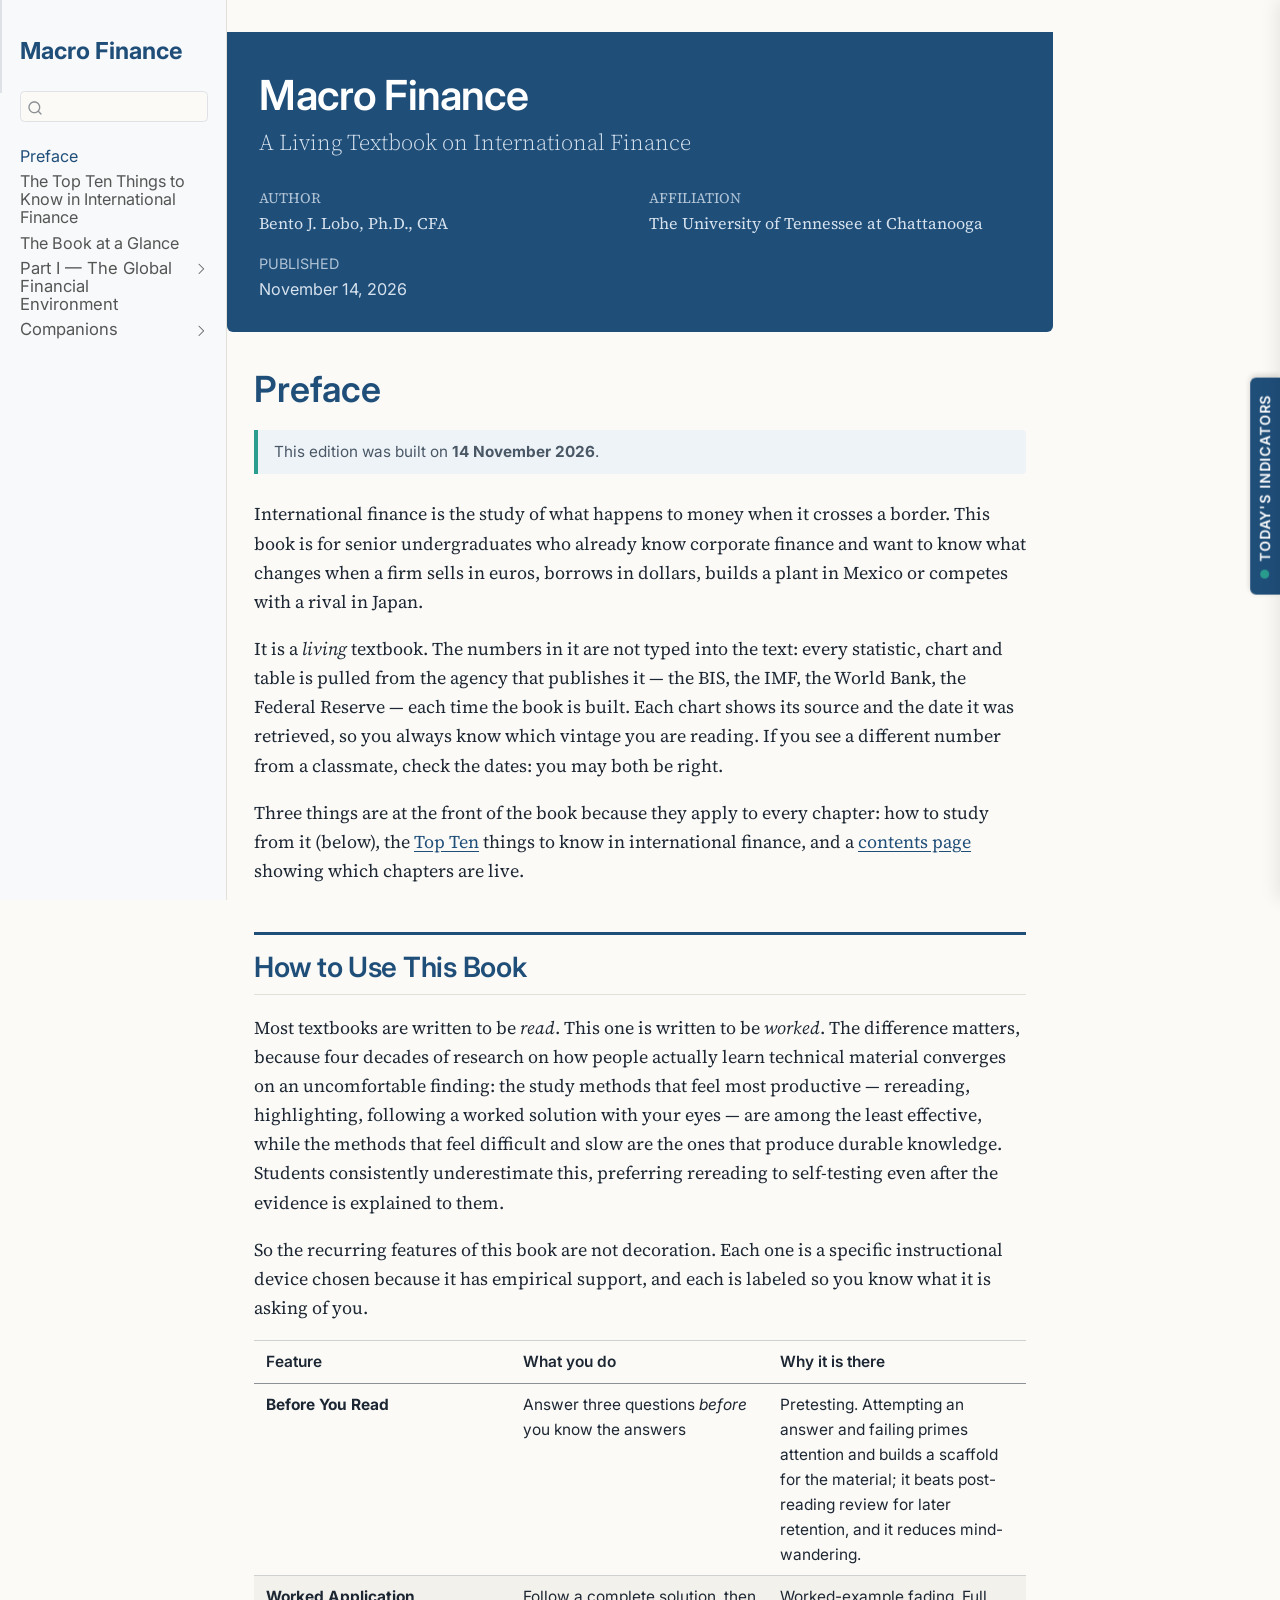
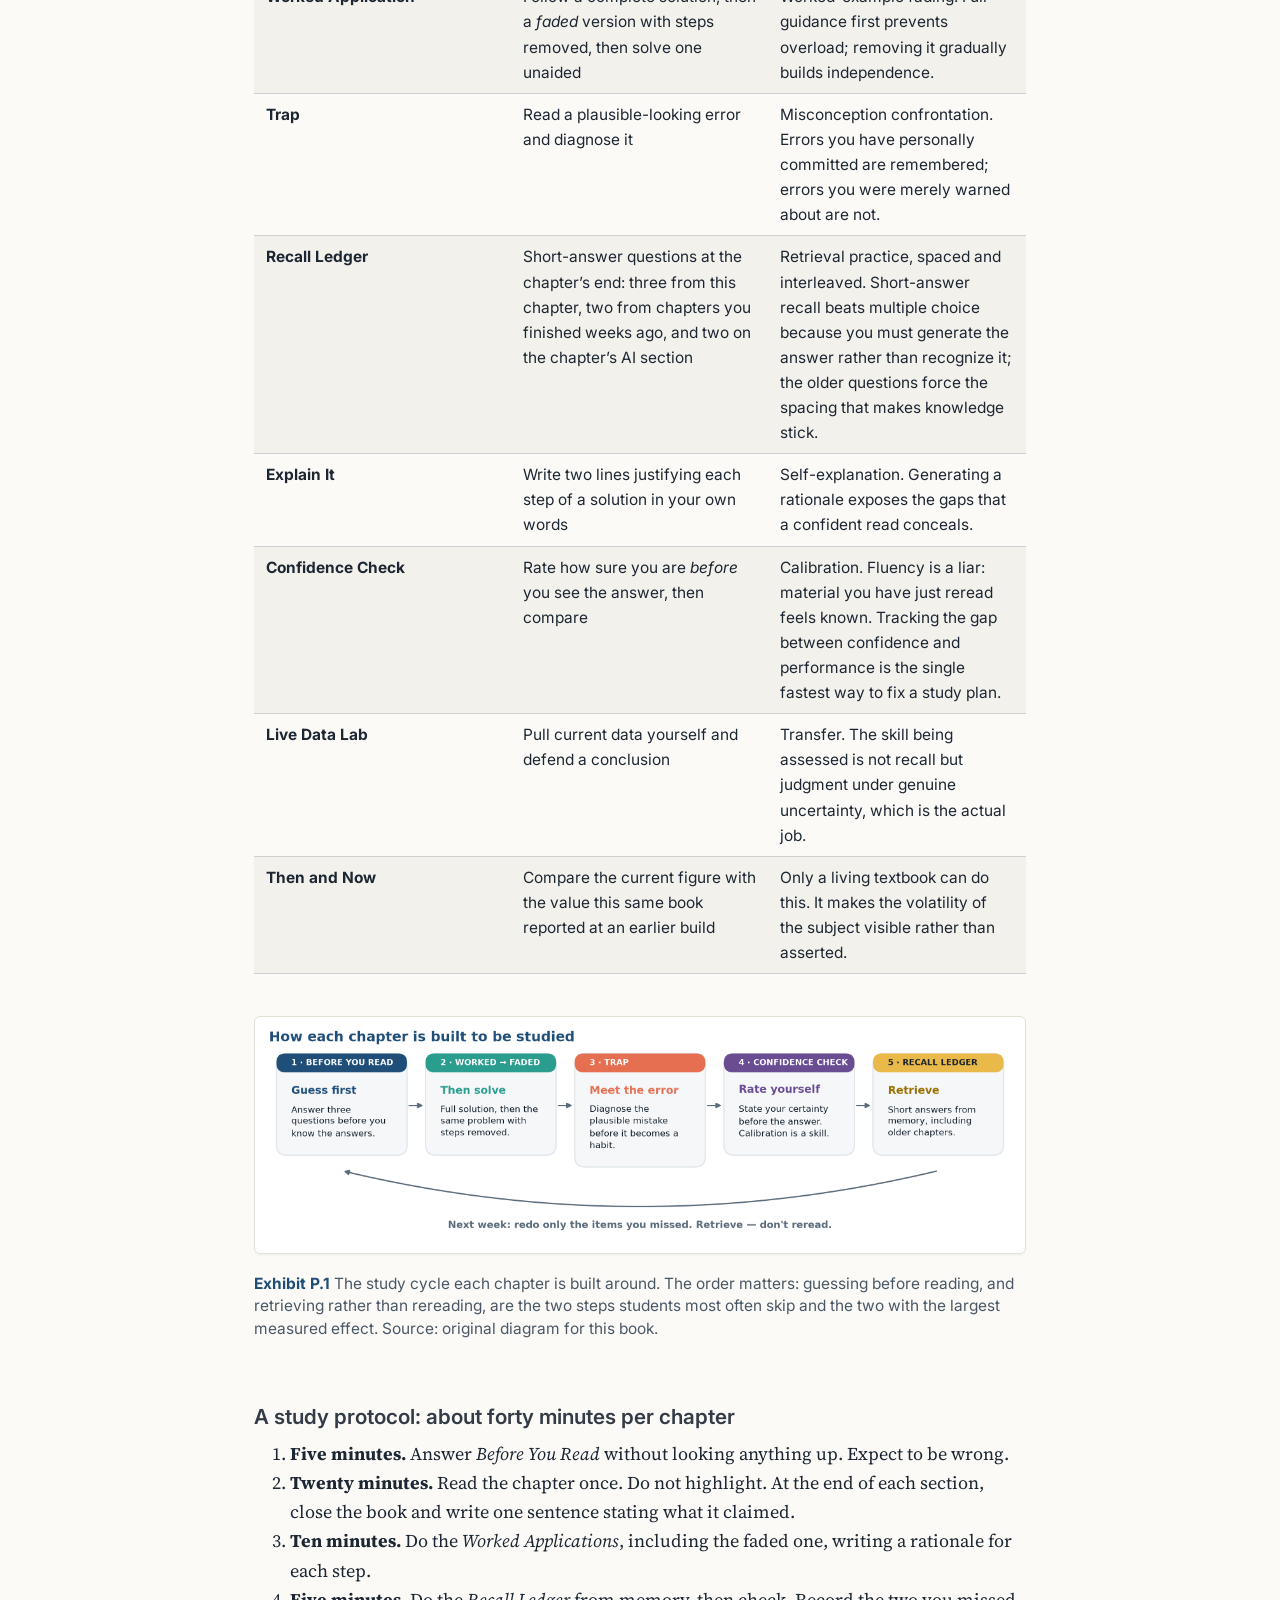
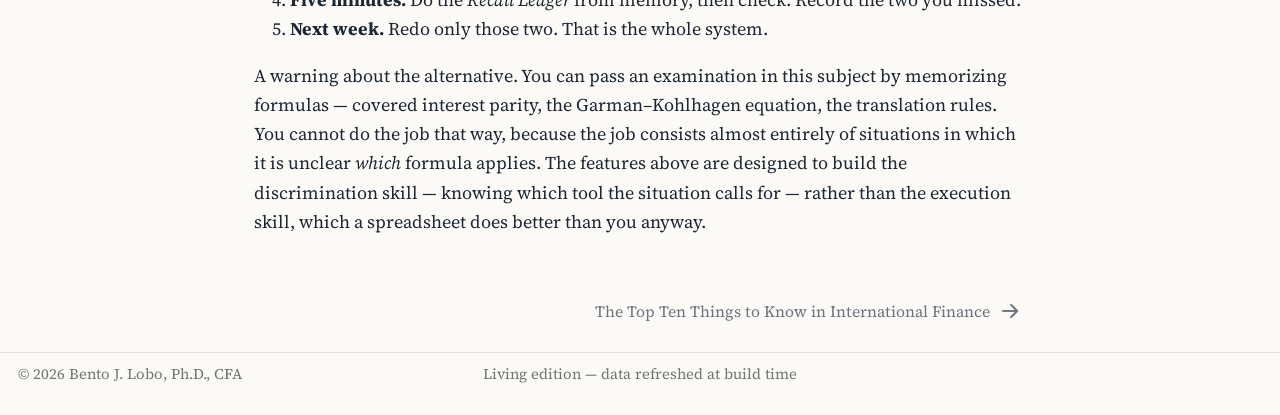
<file: index.html>
<!DOCTYPE html>
<html xmlns="http://www.w3.org/1999/xhtml" lang="en" xml:lang="en"><head>

<meta charset="utf-8">
<meta name="generator" content="quarto-1.11.9">

<meta name="viewport" content="width=device-width, initial-scale=1.0, user-scalable=yes">

<meta name="author" content="Bento J. Lobo, Ph.D., CFA">
<meta name="dcterms.date" content="2026-11-14">

<title>Macro Finance</title>
<style>
/* Default styles provided by pandoc.
** See https://pandoc.org/MANUAL.html#variables-for-html for config info.
*/
span.smallcaps{font-variant: small-caps;}
div.columns{display: flex; gap: 1.5em;}
div.column{flex: auto;}
@media screen {
div.columns{gap: min(4vw, 1.5em);}
div.column{overflow-x: auto;}
}
div.hanging-indent{margin-left: 1.5em; text-indent: -1.5em;}
ul.task-list{list-style: none;}
ul.task-list li input[type="checkbox"] {
  width: 0.8em;
  margin: 0 0.8em 0.2em -1em; /* quarto-specific, see https://github.com/quarto-dev/quarto-cli/issues/4556 */ 
  vertical-align: middle;
}
</style>


<script src="site_libs/quarto-nav/quarto-nav.js"></script>
<script src="site_libs/quarto-nav/headroom.min.js"></script>
<script src="site_libs/clipboard/clipboard.min.js"></script>
<script src="site_libs/quarto-search/autocomplete.umd.js"></script>
<script src="site_libs/quarto-search/fuse.min.js"></script>
<script src="site_libs/quarto-search/quarto-search.js"></script>
<meta name="quarto:offset" content="./">
<link href="./front/top-ten.html" rel="next">
<script src="site_libs/quarto-html/quarto.js" type="module"></script>
<script src="site_libs/quarto-html/tabsets/tabsets.js" type="module"></script>
<script src="site_libs/quarto-html/scrollable-regions/scrollable-regions.js" type="module"></script>
<script src="site_libs/quarto-html/popper.min.js"></script>
<script src="site_libs/quarto-html/tippy.umd.min.js"></script>
<script src="site_libs/quarto-html/anchor.min.js"></script>
<link href="site_libs/quarto-html/tippy.css" rel="stylesheet">
<link href="site_libs/quarto-html/quarto-syntax-highlighting-63b5708e65d6cd79cd7618c58d0c21e7.css" rel="stylesheet" id="quarto-text-highlighting-styles">
<script src="site_libs/bootstrap/bootstrap.min.js"></script>
<link href="site_libs/bootstrap/bootstrap-icons.css" rel="stylesheet">
<link href="site_libs/bootstrap/bootstrap-447c5dbdbaadf3195d746f842414959a.min.css" rel="stylesheet" append-hash="true" id="quarto-bootstrap" data-mode="light">
<script id="quarto-search-options" type="application/json">{
  "location": "sidebar",
  "copy-button": false,
  "collapse-after": 3,
  "panel-placement": "start",
  "type": "textbox",
  "limit": 50,
  "keyboard-shortcut": [
    "f",
    "/",
    "s"
  ],
  "show-item-context": false,
  "language": {
    "search-no-results-text": "No results",
    "search-matching-documents-text": "matching documents",
    "search-copy-link-title": "Copy link to search",
    "search-hide-matches-text": "Hide additional matches",
    "search-more-match-text": "more match in this document",
    "search-more-matches-text": "more matches in this document",
    "search-clear-button-title": "Clear",
    "search-text-placeholder": "",
    "search-detached-cancel-button-title": "Cancel",
    "search-submit-button-title": "Submit",
    "search-label": "Search"
  }
}</script>


</head>

<body class="nav-sidebar docked quarto-light"><a id="quarto-skip-link" class="visually-hidden-focusable" href="#quarto-document-content">Skip to main content</a>

<div id="quarto-search-results"></div>
  <header id="quarto-header" class="headroom fixed-top">
  <nav class="quarto-secondary-nav" aria-label="Toolbar">
    <div class="container-fluid d-flex">
      <button type="button" class="quarto-btn-toggle btn" data-bs-toggle="collapse" role="button" data-bs-target=".quarto-sidebar-collapse-item" aria-controls="quarto-sidebar" aria-expanded="false" aria-label="Toggle sidebar navigation" onclick="if (window.quartoToggleHeadroom) { window.quartoToggleHeadroom(); }">
        <i class="bi bi-layout-text-sidebar-reverse"></i>
      </button>
        <nav class="quarto-page-breadcrumbs" aria-label="Breadcrumbs"><ol class="breadcrumb"><li class="breadcrumb-item"><a href="./index.html">Preface</a></li></ol></nav>
        <a class="flex-grow-1" data-bs-toggle="collapse" data-bs-target=".quarto-sidebar-collapse-item" onclick="if (window.quartoToggleHeadroom) { window.quartoToggleHeadroom(); }">      
        </a>
      <button type="button" class="btn quarto-search-button" aria-label="Search" onclick="window.quartoOpenSearch();">
        <i class="bi bi-search"></i>
      </button>
    </div>
  </nav>
</header>
<!-- content -->
<div id="quarto-content" class="quarto-container page-columns page-rows-contents page-layout-article">
<!-- sidebar -->
  <nav id="quarto-sidebar" class="sidebar collapse collapse-horizontal quarto-sidebar-collapse-item sidebar-navigation docked overflow-auto" aria-label="Site">
    <div class="pt-lg-2 mt-2 text-left sidebar-header">
    <div class="sidebar-title mb-0 py-0">
      <a href="./">Macro Finance</a> 
    </div>
      </div>
        <div class="mt-2 flex-shrink-0 align-items-center">
        <div class="sidebar-search">
        <div id="quarto-search" class="" title="Search"></div>
        </div>
        </div>
    <div class="sidebar-menu-container"> 
    <ul class="list-unstyled mt-1">
        <li class="sidebar-item">
  <div class="sidebar-item-container"> 
  <a href="./index.html" class="sidebar-item-text sidebar-link active">
 <span class="menu-text">Preface</span></a>
  </div>
</li>
        <li class="sidebar-item">
  <div class="sidebar-item-container"> 
  <a href="./front/top-ten.html" class="sidebar-item-text sidebar-link">
 <span class="menu-text">The Top Ten Things to Know in International Finance</span></a>
  </div>
</li>
        <li class="sidebar-item">
  <div class="sidebar-item-container"> 
  <a href="./contents.html" class="sidebar-item-text sidebar-link">
 <span class="menu-text">The Book at a Glance</span></a>
  </div>
</li>
        <li class="sidebar-item sidebar-item-section">
      <div class="sidebar-item-container"> 
            <button type="button" class="sidebar-item-text sidebar-item-toggle sidebar-link text-start collapsed" data-bs-toggle="collapse" data-bs-target="#quarto-sidebar-section-1" aria-controls="quarto-sidebar-section-1" aria-expanded="false">
 <span class="menu-text" id="quarto-sidebar-section-1-label">Part I — The Global Financial Environment</span><i class="bi bi-chevron-right" aria-hidden="true"></i></button>
      </div>
      <ul id="quarto-sidebar-section-1" aria-labelledby="quarto-sidebar-section-1-label" class="collapse list-unstyled sidebar-section depth1 ">  
          <li class="sidebar-item">
  <div class="sidebar-item-container"> 
  <a href="./chapters/01-introduction.html" class="sidebar-item-text sidebar-link">
 <span class="menu-text"><span class="chapter-number">1</span>&nbsp; <span class="chapter-title">Globalization and the Multinational Firm</span></span></a>
  </div>
</li>
      </ul>
  </li>
        <li class="sidebar-item sidebar-item-section">
      <div class="sidebar-item-container"> 
            <button type="button" class="sidebar-item-text sidebar-item-toggle sidebar-link text-start collapsed" data-bs-toggle="collapse" data-bs-target="#quarto-sidebar-section-2" aria-controls="quarto-sidebar-section-2" aria-expanded="false">
 <span class="menu-text" id="quarto-sidebar-section-2-label">Companions</span><i class="bi bi-chevron-right" aria-hidden="true"></i></button>
      </div>
      <ul id="quarto-sidebar-section-2" aria-labelledby="quarto-sidebar-section-2-label" class="collapse list-unstyled sidebar-section depth1 ">  
          <li class="sidebar-item">
  <div class="sidebar-item-container"> 
  <a href="./companions/dossiers.html" class="sidebar-item-text sidebar-link">
 <span class="menu-text">In the News · Dossiers</span></a>
  </div>
</li>
          <li class="sidebar-item">
  <div class="sidebar-item-container"> 
  <a href="./companions/ai.html" class="sidebar-item-text sidebar-link">
 <span class="menu-text">AI in International Finance</span></a>
  </div>
</li>
          <li class="sidebar-item">
  <div class="sidebar-item-container"> 
  <a href="./companions/beyond-the-page.html" class="sidebar-item-text sidebar-link">
 <span class="menu-text">Beyond the Page</span></a>
  </div>
</li>
      </ul>
  </li>
    </ul>
    </div>
</nav>
<div id="quarto-sidebar-glass" class="quarto-sidebar-collapse-item" data-bs-toggle="collapse" data-bs-target=".quarto-sidebar-collapse-item"></div>
<!-- margin-sidebar -->
    <div id="quarto-margin-sidebar" class="sidebar margin-sidebar">
        <nav id="TOC" role="doc-toc" aria-labelledby="toc-title" class="toc-active">
    <h2 id="toc-title">On this page</h2>
   
  <ul>
  <li><a href="#preface" id="toc-preface" class="nav-link active" data-scroll-target="#preface">Preface</a>
  <ul class="collapse">
  <li><a href="#sec-howto" id="toc-sec-howto" class="nav-link" data-scroll-target="#sec-howto">How to Use This Book</a>
  <ul class="collapse">
  <li><a href="#a-study-protocol-about-forty-minutes-per-chapter" id="toc-a-study-protocol-about-forty-minutes-per-chapter" class="nav-link" data-scroll-target="#a-study-protocol-about-forty-minutes-per-chapter">A study protocol: about forty minutes per chapter</a></li>
  </ul></li>
  </ul></li>
  </ul>
</nav>
    </div>
<!-- main -->
<main class="content" id="quarto-document-content" tabindex="-1">

<header id="title-block-header" class="quarto-title-block default">
<div class="quarto-title">
<h1 class="title">Macro Finance</h1>
<p class="subtitle lead">A Living Textbook on International Finance</p>
</div>


<div class="quarto-title-meta-author">
  <div class="quarto-title-meta-heading">Author</div>
  <div class="quarto-title-meta-heading">Affiliation</div>
  
    <div class="quarto-title-meta-contents">
    <p class="author">Bento J. Lobo, Ph.D., CFA </p>
  </div>
  <div class="quarto-title-meta-contents">
        <p class="affiliation">
            The University of Tennessee at Chattanooga
          </p>
      </div>
  </div>

<div class="quarto-title-meta">

      
    <div>
    <div class="quarto-title-meta-heading">Published</div>
    <div class="quarto-title-meta-contents">
      <p class="date">November 14, 2026</p>
    </div>
  </div>
  
    
  </div>
  


</header>


<section id="preface" class="level1 unnumbered">
<h1 class="unnumbered">Preface</h1>
<div class="vintage">
<p>This edition was built on <strong>14 November 2026</strong>.</p>
</div>
<p>International finance is the study of what happens to money when it crosses a border. This book is for senior undergraduates who already know corporate finance and want to know what changes when a firm sells in euros, borrows in dollars, builds a plant in Mexico or competes with a rival in Japan.</p>
<p>It is a <em>living</em> textbook. The numbers in it are not typed into the text: every statistic, chart and table is pulled from the agency that publishes it — the BIS, the IMF, the World Bank, the Federal Reserve — each time the book is built. Each chart shows its source and the date it was retrieved, so you always know which vintage you are reading. If you see a different number from a classmate, check the dates: you may both be right.</p>
<p>Three things are at the front of the book because they apply to every chapter: how to study from it (below), the <a href="./front/top-ten.html">Top Ten</a> things to know in international finance, and a <a href="./contents.html">contents page</a> showing which chapters are live.</p>
<section id="sec-howto" class="level2">
<h2 class="anchored" data-anchor-id="sec-howto">How to Use This Book</h2>
<p>Most textbooks are written to be <em>read</em>. This one is written to be <em>worked</em>. The difference matters, because four decades of research on how people actually learn technical material converges on an uncomfortable finding: the study methods that feel most productive — rereading, highlighting, following a worked solution with your eyes — are among the least effective, while the methods that feel difficult and slow are the ones that produce durable knowledge. Students consistently underestimate this, preferring rereading to self-testing even after the evidence is explained to them.</p>
<p>So the recurring features of this book are not decoration. Each one is a specific instructional device chosen because it has empirical support, and each is labeled so you know what it is asking of you.</p>
<table class="caption-top table">
<colgroup>
<col style="width: 33%">
<col style="width: 33%">
<col style="width: 33%">
</colgroup>
<thead>
<tr class="header">
<th>Feature</th>
<th>What you do</th>
<th>Why it is there</th>
</tr>
</thead>
<tbody>
<tr class="odd">
<td><strong>Before You Read</strong></td>
<td>Answer three questions <em>before</em> you know the answers</td>
<td>Pretesting. Attempting an answer and failing primes attention and builds a scaffold for the material; it beats post-reading review for later retention, and it reduces mind-wandering.</td>
</tr>
<tr class="even">
<td><strong>Worked Application</strong></td>
<td>Follow a complete solution, then a <em>faded</em> version with steps removed, then solve one unaided</td>
<td>Worked-example fading. Full guidance first prevents overload; removing it gradually builds independence.</td>
</tr>
<tr class="odd">
<td><strong>Trap</strong></td>
<td>Read a plausible-looking error and diagnose it</td>
<td>Misconception confrontation. Errors you have personally committed are remembered; errors you were merely warned about are not.</td>
</tr>
<tr class="even">
<td><strong>Recall Ledger</strong></td>
<td>Short-answer questions at the chapter’s end: three from this chapter, two from chapters you finished weeks ago, and two on the chapter’s AI section</td>
<td>Retrieval practice, spaced and interleaved. Short-answer recall beats multiple choice because you must generate the answer rather than recognize it; the older questions force the spacing that makes knowledge stick.</td>
</tr>
<tr class="odd">
<td><strong>Explain It</strong></td>
<td>Write two lines justifying each step of a solution in your own words</td>
<td>Self-explanation. Generating a rationale exposes the gaps that a confident read conceals.</td>
</tr>
<tr class="even">
<td><strong>Confidence Check</strong></td>
<td>Rate how sure you are <em>before</em> you see the answer, then compare</td>
<td>Calibration. Fluency is a liar: material you have just reread feels known. Tracking the gap between confidence and performance is the single fastest way to fix a study plan.</td>
</tr>
<tr class="odd">
<td><strong>Live Data Lab</strong></td>
<td>Pull current data yourself and defend a conclusion</td>
<td>Transfer. The skill being assessed is not recall but judgment under genuine uncertainty, which is the actual job.</td>
</tr>
<tr class="even">
<td><strong>Then and Now</strong></td>
<td>Compare the current figure with the value this same book reported at an earlier build</td>
<td>Only a living textbook can do this. It makes the volatility of the subject visible rather than asserted.</td>
</tr>
</tbody>
</table>
<div id="cell-ex0101" class="cell" data-execution_count="2">
<div class="cell-output cell-output-display">
<div id="ex0101" class="quarto-figure quarto-figure-center anchored">
<figure class="figure">
<p><img src="index_files/figure-html/ex0101-output-1.png" width="1188" height="349" class="figure-img"></p>
<figcaption><strong>Exhibit P.1</strong> The study cycle each chapter is built around. The order matters: guessing before reading, and retrieving rather than rereading, are the two steps students most often skip and the two with the largest measured effect. Source: original diagram for this book.</figcaption>
</figure>
</div>
</div>
</div>
<section id="a-study-protocol-about-forty-minutes-per-chapter" class="level3">
<h3 class="anchored" data-anchor-id="a-study-protocol-about-forty-minutes-per-chapter">A study protocol: about forty minutes per chapter</h3>
<ol type="1">
<li><strong>Five minutes.</strong> Answer <em>Before You Read</em> without looking anything up. Expect to be wrong.</li>
<li><strong>Twenty minutes.</strong> Read the chapter once. Do not highlight. At the end of each section, close the book and write one sentence stating what it claimed.</li>
<li><strong>Ten minutes.</strong> Do the <em>Worked Applications</em>, including the faded one, writing a rationale for each step.</li>
<li><strong>Five minutes.</strong> Do the <em>Recall Ledger</em> from memory, then check. Record the two you missed.</li>
<li><strong>Next week.</strong> Redo only those two. That is the whole system.</li>
</ol>
<p>A warning about the alternative. You can pass an examination in this subject by memorizing formulas — covered interest parity, the Garman–Kohlhagen equation, the translation rules. You cannot do the job that way, because the job consists almost entirely of situations in which it is unclear <em>which</em> formula applies. The features above are designed to build the discrimination skill — knowing which tool the situation calls for — rather than the execution skill, which a spreadsheet does better than you anyway.</p>


</section>
</section>
</section>

</main> <!-- /main -->
<!-- Today's Indicators: site-wide sidebar. Markets and policy odds load in the reader's
     browser; macro releases come from cache/dashboard.json (pylib/dashboard.py). -->
<style>
#mf-ind-toggle{position:fixed;right:0;top:42%;z-index:1040;writing-mode:vertical-rl;transform:rotate(180deg);
  background:#1f4e79;color:#fff;border:0;border-radius:0 6px 6px 0;padding:.9rem .45rem;font:600 .78rem/1 Inter,system-ui,sans-serif;
  letter-spacing:.06em;text-transform:uppercase;cursor:pointer;box-shadow:0 2px 6px rgba(0,0,0,.18)}
#mf-ind-toggle .dot{display:inline-block;width:.5rem;height:.5rem;border-radius:50%;background:#2a9d8f;margin-bottom:.45rem;
  animation:mfpulse 2s infinite}
@keyframes mfpulse{0%,100%{opacity:1}50%{opacity:.35}}
#mf-ind{position:fixed;top:0;right:0;bottom:0;width:330px;max-width:92vw;z-index:1050;background:#fbfaf7;
  border-left:1px solid #e3e0d8;box-shadow:-4px 0 16px rgba(0,0,0,.08);transform:translateX(100%);transition:transform .25s ease;
  display:flex;flex-direction:column;font-family:Inter,system-ui,-apple-system,"Segoe UI",sans-serif;color:#1d2733}
body.mf-ind-open #mf-ind{transform:none}
body.mf-ind-open #mf-ind-toggle{display:none}
@media (min-width:1400px){ body.mf-ind-open{padding-right:330px} body.mf-ind-open #mf-ind{box-shadow:none} }
#mf-ind header{background:#1f4e79;color:#fff;padding:.75rem 1rem .6rem;display:flex;align-items:flex-start;justify-content:space-between}
#mf-ind header h2{all:unset;display:block;font-weight:700;font-size:1rem;letter-spacing:-.01em}
#mf-ind header .sub{font-size:.72rem;color:#c9d8e6;margin-top:.15rem}
#mf-ind header button{background:none;border:0;color:#fff;font-size:1.3rem;line-height:1;cursor:pointer;padding:0 .2rem}
#mf-ind .body{overflow-y:auto;padding:.3rem 0 1rem;flex:1}
#mf-ind section{padding:.55rem 1rem .4rem;border-bottom:1px solid #e3e0d8}
#mf-ind h3{all:unset;display:block;font-size:.68rem;font-weight:700;letter-spacing:.12em;text-transform:uppercase;color:#2a9d8f;margin:.15rem 0 .4rem}
#mf-ind .note{font-size:.68rem;color:#6b7785;line-height:1.35;margin:.3rem 0 0}
#mf-ind .note a{color:#6b7785}
#mf-ind .tv{height:69px;overflow:hidden;margin:0 -.4rem;position:relative}
#mf-ind .tv iframe{width:190%!important;margin-left:-90%}
#mf-ind .tvlab{position:absolute;left:0;top:0;bottom:0;width:48%;background:#fbfaf7;z-index:2;display:flex;flex-direction:column;
  justify-content:center;padding-left:.45rem;line-height:1.2}
#mf-ind .tvlab b{font-size:.86rem;color:#1d2733}#mf-ind .tvlab small{font-size:.66rem;color:#8a95a2}
#mf-ind .row{display:flex;justify-content:space-between;align-items:baseline;gap:.5rem;padding:.28rem 0;font-size:.82rem}
#mf-ind .row + .row{border-top:1px dotted #e3e0d8}
#mf-ind .row .lab{flex:1;color:#3a4654;line-height:1.25}
#mf-ind .row .lab small{display:block;color:#8a95a2;font-size:.68rem}
#mf-ind .row .v{font-weight:700;font-variant-numeric:tabular-nums;white-space:nowrap;text-align:right}
#mf-ind .row .v small{display:block;font-weight:400;font-size:.68rem;color:#8a95a2}
#mf-ind .up{color:#c0392b}#mf-ind .dn{color:#2a7f62}#mf-ind .flat{color:#6b7785}
#mf-ind .odds{margin:.2rem 0 .65rem}
#mf-ind .odds .t{display:flex;justify-content:space-between;font-size:.8rem;margin-bottom:.25rem}
#mf-ind .odds .t a{color:#1d2733;text-decoration:none;white-space:nowrap}#mf-ind .odds .t b{font-weight:700}
#mf-ind .bar{display:flex;height:.95rem;border-radius:3px;overflow:hidden;background:#e3e0d8;font-size:.62rem;color:#fff;font-weight:700}
#mf-ind .bar span{display:flex;align-items:center;justify-content:center;overflow:hidden;white-space:nowrap}
#mf-ind .bar .cut{background:#2a9d8f}#mf-ind .bar .hold{background:#8a95a2}#mf-ind .bar .hike{background:#e76f51}
#mf-ind .legend{display:flex;gap:.7rem;font-size:.66rem;color:#6b7785;margin-top:.1rem}
#mf-ind .legend i{display:inline-block;width:.55rem;height:.55rem;border-radius:2px;margin-right:.2rem;vertical-align:-1px}
#mf-ind .stmt{font-size:.78rem;line-height:1.3;padding:.25rem 0}
#mf-ind .stmt a{color:#1f4e79;text-decoration:none}#mf-ind .stmt a:hover{text-decoration:underline}
#mf-ind .stmt small{display:block;color:#8a95a2;font-size:.66rem}
#mf-ind .stale{color:#b7791f;font-size:.66rem}
#mf-ind .err{font-size:.75rem;color:#8a95a2;font-style:italic}
@media print{#mf-ind,#mf-ind-toggle{display:none!important} body.mf-ind-open{padding-right:0!important}}
</style>

<button id="mf-ind-toggle" type="button" aria-controls="mf-ind" aria-expanded="false">
  <span class="dot"></span>Today's Indicators</button>
<aside id="mf-ind" aria-label="Today's economic indicators" aria-hidden="true">
  <header><div><h2>Today's Indicators</h2><div class="sub" id="mf-ind-clock">&nbsp;</div></div>
    <button type="button" id="mf-ind-close" aria-label="Close indicators">×</button></header>
  <div class="body">
    <section><h3>Markets · live</h3><div id="mf-ind-mkts"></div>
      <p class="note">Streaming quotes via TradingView. DJIA and S&amp;P 500 are index CFDs, which track the cash index
        and also trade outside exchange hours. The Nasdaq Composite and the PHLX Semiconductor index (SOX) are licensed
        and cannot be streamed here, so ETFs stand in on a 15-minute delay: ONEQ tracks the Composite, and SOXX, a
        semiconductor-sector ETF, moves closely with the SOX but is not the same index.</p></section>
    <section><h3>Next policy meeting · market odds</h3><div id="mf-ind-odds"><p class="err">Loading…</p></div>
      <p class="note">Prices on <a href="https://polymarket.com/" target="_blank" rel="noopener">Polymarket</a> prediction
        markets, refreshed every minute. Read them as probabilities; they are not CME FedWatch futures-implied odds.</p></section>
    <section><h3>Central banks</h3><div id="mf-ind-cb"><p class="err">Loading…</p></div></section>
    <section><h3>Inflation</h3><div id="mf-ind-Inflation"></div></section>
    <section><h3>Growth</h3><div id="mf-ind-Growth"></div></section>
    <section><h3>Jobs</h3><div id="mf-ind-Jobs"></div>
      <p class="note" id="mf-ind-src"></p></section>
  </div>
</aside>

<script>
(function () {
  const RAW = "https://raw.githubusercontent.com/bentolobo/macro-finance/main/cache/dashboard.json";
  // [TradingView symbol, our label, sub-label]. TradingView's free widgets cannot show the
  // Nasdaq Composite or PHLX Semiconductor (SOX) index levels (licensed), so those two are
  // tracked through ETFs: ONEQ holds the Composite; SOXX is the largest semiconductor ETF.
  const MKTS = [
    ["FOREXCOM:DJI", "DJIA", "Dow Jones Industrials"],
    ["FOREXCOM:SPXUSD", "S&P 500", "Index"],
    ["NASDAQ:ONEQ", "Nasdaq Composite", "via ONEQ ETF · delayed"],
    ["NASDAQ:SOXX", "Semiconductors", "via SOXX ETF · delayed"],
    ["PYTH:US10Y", "10-yr Treasury", "Yield, %"],
    ["FX:EURUSD", "EUR/USD", "Dollars per euro"],
    ["FX:USDJPY", "USD/JPY", "Yen per dollar"]];
  const BANKS = [
    {name: "Federal Reserve", tag: "fed-rates", re: /^Fed Decision in/i},
    {name: "ECB", tag: "ecb", re: /^ECB Interest Rates:/i},
    {name: "Bank of Japan", tag: "boj", re: /^Bank of Japan Decision in/i}];
  const $ = (id) => document.getElementById(id);
  const esc = (s) => String(s ?? "").replace(/[&<>"]/g, (c) => ({"&": "&amp;", "<": "&lt;", ">": "&gt;", '"': "&quot;"}[c]));
  const store = {get(k) { try { return localStorage.getItem(k); } catch (e) { return null; } },
                 set(k, v) { try { localStorage.setItem(k, v); } catch (e) {} }};
  let started = false, timers = [];

  // ------------------------------------------------------------------ open / close
  function setOpen(open) {
    document.body.classList.toggle("mf-ind-open", open);
    $("mf-ind").setAttribute("aria-hidden", String(!open));
    $("mf-ind-toggle").setAttribute("aria-expanded", String(open));
    store.set("mf-ind-open", open ? "1" : "0");
    if (open && !started) start();
  }
  $("mf-ind-toggle").addEventListener("click", () => setOpen(true));
  $("mf-ind-close").addEventListener("click", () => setOpen(false));
  document.addEventListener("keydown", (e) => { if (e.key === "Escape" && document.body.classList.contains("mf-ind-open") && innerWidth < 1400) setOpen(false); });

  // ------------------------------------------------------------------ clock
  function tick() {
    const t = new Date().toLocaleString("en-US", {timeZone: "America/New_York", weekday: "short", month: "short",
      day: "numeric", hour: "numeric", minute: "2-digit"});
    $("mf-ind-clock").textContent = t + " ET";
  }

  // ------------------------------------------------------------------ markets
  function markets() {
    const box = $("mf-ind-mkts");
    for (const [sym, name, sub] of MKTS) {
      const c = document.createElement("div");
      c.className = "tv tradingview-widget-container";
      const lab = document.createElement("div");
      lab.className = "tvlab";
      lab.innerHTML = `<b>${esc(name)}</b><small>${esc(sub)}</small>`;
      c.innerHTML = '<div class="tradingview-widget-container__widget"></div>';
      const s = document.createElement("script");
      s.src = "https://s3.tradingview.com/external-embedding/embed-widget-single-quote.js";
      s.async = true;
      s.text = JSON.stringify({symbol: sym, width: "100%", colorTheme: "light", isTransparent: true, locale: "en"});
      c.appendChild(s);
      c.appendChild(lab);
      box.appendChild(c);
    }
  }

  // ------------------------------------------------------------------ policy odds
  async function nextMeeting(b) {
    const r = await fetch(`https://gamma-api.polymarket.com/events?tag_slug=${b.tag}&closed=false&limit=100`);
    const evs = (await r.json()).filter((e) => b.re.test(e.title) && new Date(e.endDate) > new Date());
    evs.sort((a, z) => new Date(a.endDate) - new Date(z.endDate));
    const e = evs[0];
    if (!e) return null;
    const g = {cut: 0, hold: 0, hike: 0}; let top = null;
    for (const m of e.markets || []) {
      if (m.closed) continue;
      let p; try { p = parseFloat(JSON.parse(m.outcomePrices)[0]); } catch (x) { continue; }
      const lab = m.groupItemTitle || m.question || "";
      const k = /decrease|cut/i.test(lab) ? "cut" : /no change|hold|unchanged/i.test(lab) ? "hold" : /increase|hike/i.test(lab) ? "hike" : null;
      if (!k || isNaN(p)) continue;
      g[k] += p;
      if (!top || p > top.p) top = {lab, p};
    }
    const tot = g.cut + g.hold + g.hike;
    if (!tot) return null;
    for (const k in g) g[k] /= tot;
    const month = (e.title.match(/(January|February|March|April|May|June|July|August|September|October|November|December)/) || [])[1] || "";
    return {bank: b.name, month, g, top: top && {lab: top.lab, p: top.p / tot}, url: `https://polymarket.com/event/${e.slug}`};
  }
  function short(l) {
    if (/no change|hold|unchanged/i.test(l)) return "Hold";
    const m = l.match(/(\d+\+?)\s*bps?/i);
    return (/increase|hike/i.test(l) ? "Hike" : "Cut") + (m ? " " + m[1] + " bp" : "");
  }
  async function odds() {
    const res = await Promise.allSettled(BANKS.map(nextMeeting));
    const pct = (x) => Math.round(x * 100);
    const html = res.map((r) => {
      if (r.status !== "fulfilled" || !r.value) return "";
      const o = r.value, g = o.g;
      const seg = (k, lab) => g[k] > 0.005 ? `<span class="${k}" style="width:${(g[k] * 100).toFixed(1)}%" title="${lab} ${pct(g[k])}%">${g[k] > .12 ? pct(g[k]) + "%" : ""}</span>` : "";
      return `<div class="odds"><div class="t"><span>${esc(o.bank)} · ${esc(o.month)}</span>
        <a href="${o.url}" target="_blank" rel="noopener">${esc(short(o.top.lab))} <b>${pct(o.top.p)}%</b></a></div>
        <div class="bar">${seg("cut", "Cut")}${seg("hold", "Hold")}${seg("hike", "Hike")}</div></div>`;
    }).join("");
    $("mf-ind-odds").innerHTML = html ? html + '<div class="legend"><span><i style="background:#2a9d8f"></i>Cut</span><span><i style="background:#8a95a2"></i>Hold</span><span><i style="background:#e76f51"></i>Hike</span></div>'
                                      : '<p class="err">Odds are unavailable right now.</p>';
  }

  // ------------------------------------------------------------------ macro data
  function siteBase() {
    const s = document.querySelector('script[src*="site_libs/"]');
    return s ? s.src.slice(0, s.src.indexOf("site_libs/")) : "./";
  }
  async function getJSON() {
    for (const u of [RAW + "?t=" + Math.floor(Date.now() / 300000), siteBase() + "cache/dashboard.json"]) {
      try { const r = await fetch(u, {cache: "no-cache"}); if (r.ok) return await r.json(); } catch (e) {}
    }
    return null;
  }
  const fmt = (v, it) => it.unit === "k" ? Math.round(v).toLocaleString("en-US") + "k"
                                         : Number(v).toFixed(it.dp) + (it.unit === "%" ? "%" : "");
  const fdate = (d) => new Date(d + (d.length === 10 ? "T12:00:00" : "")).toLocaleDateString("en-US", {month: "short", day: "numeric"});
  function arrow(it) {
    const d = it.value - it.prev, eps = it.unit === "k" ? 0.5 : 0.05;
    if (Math.abs(d) < eps) return '<span class="flat">▬</span>';
    const good = (d > 0) === !!it.up_is_good;
    return `<span class="${good ? "dn" : "up"}">${d > 0 ? "▲" : "▼"}</span>`;
  }
  async function macro() {
    const d = await getJSON();
    if (!d) { $("mf-ind-cb").innerHTML = '<p class="err">Data unavailable.</p>'; return; }
    for (const g of d.groups || []) {
      const el = $("mf-ind-" + g.title); if (!el) continue;
      el.innerHTML = g.items.map((it) => `<div class="row"><span class="lab"><a href="${it.url}" target="_blank" rel="noopener" style="color:inherit;text-decoration:none">${esc(it.label)}</a>
        <small>${esc(it.period)}${it.updated ? " · updated " + fdate(it.updated) : ""}${it.status === "cached" ? ' <span class="stale">· last good value</span>' : ""}</small></span>
        <span class="v">${arrow(it)} ${fmt(it.value, it)}<small>prior ${fmt(it.prev, it)}</small></span></div>`).join("");
    }
    const pol = (d.policy || []).map((p) => `<div class="row"><span class="lab">${esc(p.bank)}<small>${esc(p.label)} · ${esc(p.last_move_text)}</small></span>
        <span class="v ${p.last_move_bp > 0 ? "up" : p.last_move_bp < 0 ? "dn" : ""}">${esc(p.rate)}</span></div>`).join("");
    const st = (d.statements || []).slice(0, 4).map((s) => `<div class="stmt"><a href="${esc(s.link)}" target="_blank" rel="noopener">${esc(s.title)}</a>
        <small>${esc(s.bank)} · ${fdate(s.date)}</small></div>`).join("");
    $("mf-ind-cb").innerHTML = pol + (st ? '<div style="margin-top:.35rem">' + st + "</div>" : "");
    const built = d.built ? new Date(d.built).toLocaleString("en-US", {timeZone: "America/New_York", month: "short", day: "numeric", hour: "numeric", minute: "2-digit"}) + " ET" : "—";
    $("mf-ind-src").innerHTML = `Releases from BLS, BEA, the Atlanta Fed, the Fed and ECB via <a href="https://fred.stlouisfed.org/" target="_blank" rel="noopener">FRED</a>, and Eurostat; ` +
      `checked hourly on weekdays. Arrows compare with the prior release. Last change recorded ${built}.`;
  }

  // ------------------------------------------------------------------ start
  function start() {
    started = true;
    tick(); markets(); odds(); macro();
    timers.push(setInterval(tick, 30000), setInterval(odds, 60000), setInterval(macro, 600000));
  }
  const saved = store.get("mf-ind-open");
  setOpen(saved === null ? innerWidth >= 1400 : saved === "1");
})();
</script>
<!-- Modules, gates and the Chapter Checkpoint.
     Authoring (in a chapter .qmd):
       ::: {#module-map data-chapter="ch01"}          module map + progress (top of chapter)
       ::: {.module-banner data-n="1" data-title="…"} start of a module
       ::::: {.gate data-module="1"} :::: {.q} prompt ::: {.a} model answer ::: :::: :::::
       ::::: {.gate .pretest data-module="0"} …       pretest: answers saved, no model answers
       ::: {#pretest-recall}                           shows saved pretest answers (Revisit box)
       ::: {#checkpoint}  + a <script type="application/json" id="checkpoint-items"> block
     Soft lock: every module stays readable; only the Checkpoint is locked until all gates
     are done. State lives in this browser only (localStorage). ?preview opens everything. -->
<style>
.mf-map{background:#fff;border:1px solid #e3e0d8;border-top:4px solid #2a9d8f;border-radius:6px;padding:1rem 1.2rem .8rem;margin:0 0 1.8rem;font-family:Inter,system-ui,sans-serif}
.mf-map h4{all:unset;display:block;font-weight:700;color:#1f4e79;font-size:1rem;margin-bottom:.15rem}
.mf-map .sub{font-size:.8rem;color:#6b7785;margin-bottom:.7rem}
.mf-map ol{list-style:none;padding:0;margin:0;counter-reset:none}
.mf-map li{display:flex;align-items:center;gap:.6rem;padding:.38rem 0;border-top:1px dotted #e3e0d8;font-size:.88rem}
.mf-map li:first-child{border-top:0}
.mf-map .st{flex:0 0 1.5rem;height:1.5rem;border-radius:50%;display:flex;align-items:center;justify-content:center;font-size:.75rem;font-weight:700;border:2px solid #c9d3dc;color:#8a95a2;background:#fff}
.mf-map .done .st{background:#2a9d8f;border-color:#2a9d8f;color:#fff}
.mf-map .cp .st{border-color:#1f4e79;color:#1f4e79}
.mf-map .cp.locked .st{border-color:#c9d3dc;color:#8a95a2}
.mf-map a{color:#1d2733;text-decoration:none}.mf-map a:hover{text-decoration:underline}
.mf-map .tag{margin-left:auto;font-size:.72rem;color:#8a95a2;white-space:nowrap}
.mf-map .done .tag{color:#2a9d8f}
.mf-map .bar{height:6px;background:#eef1f4;border-radius:3px;margin:.7rem 0 .5rem;overflow:hidden}
.mf-map .bar span{display:block;height:100%;background:#2a9d8f;transition:width .3s}
.mf-map .tools{font-size:.72rem;color:#8a95a2}.mf-map .tools button{all:unset;cursor:pointer;color:#1f4e79;text-decoration:underline;margin-right:.8rem}
.mf-banner{display:flex;align-items:center;gap:.7rem;margin:2.4rem 0 -.6rem;font-family:Inter,system-ui,sans-serif}
.mf-banner .n{background:#1f4e79;color:#fff;font-weight:700;font-size:.72rem;letter-spacing:.1em;text-transform:uppercase;padding:.28rem .6rem;border-radius:3px}
.mf-banner .t{font-weight:600;color:#1f4e79;font-size:.9rem}
.mf-banner .s{margin-left:auto;font-size:.74rem;color:#8a95a2}
.mf-banner.done .s{color:#2a9d8f}
.mf-banner .warn{display:block;font-size:.74rem;color:#b7791f;font-weight:400}
.mf-gate{background:#f3f7f6;border:1px solid #cfe5e1;border-left:5px solid #2a9d8f;border-radius:0 6px 6px 0;padding:1rem 1.2rem .6rem;margin:2rem 0;font-family:Inter,system-ui,sans-serif;font-size:.9rem}
.mf-gate > h4{all:unset;display:block;font-weight:700;color:#1d6b62;font-size:.95rem;margin-bottom:.15rem}
.mf-gate > .sub{font-size:.78rem;color:#5c6b78;margin-bottom:.6rem}
.mf-gq{border-top:1px solid #d9ebe7;padding:.7rem 0 .5rem}
.mf-gq .p{font-family:"Source Serif 4",Georgia,serif;font-size:1rem;margin-bottom:.45rem}
.mf-gq .p p{margin:0}
.mf-gq textarea,.mf-cp input[type=text],.mf-cp textarea{width:100%;box-sizing:border-box;border:1px solid #c9d3dc;border-radius:4px;padding:.45rem .55rem;font:inherit;font-size:.9rem;background:#fff}
.mf-gq textarea{min-height:3.2rem}
.mf-btn{all:unset;cursor:pointer;display:inline-block;background:#1f4e79;color:#fff;font-weight:600;font-size:.8rem;padding:.38rem .8rem;border-radius:4px;margin:.4rem .4rem 0 0}
.mf-btn[disabled]{background:#a9b6c3;cursor:not-allowed}
.mf-btn.ghost{background:#fff;color:#1f4e79;border:1px solid #1f4e79}
.mf-btn.r1{background:#2a9d8f}.mf-btn.r2{background:#b7791f}.mf-btn.r3{background:#c0392b}
.mf-ans{background:#fff;border:1px dashed #9fd8cf;border-radius:4px;padding:.55rem .7rem;margin-top:.5rem;font-size:.88rem}
.mf-ans b.k{color:#1d6b62}
.mf-rated{font-size:.78rem;color:#1d6b62;margin-top:.35rem}
.mf-gate .fin{font-weight:700;color:#1d6b62;padding:.5rem 0}
.mf-cp{background:#fff;border:1px solid #c9d3dc;border-top:5px solid #1f4e79;border-radius:6px;padding:1.1rem 1.3rem;margin:1.2rem 0 2rem;font-family:Inter,system-ui,sans-serif;font-size:.9rem}
.mf-cp.locked{background:#f6f5f2;border-top-color:#a9b6c3}
.mf-cp h4{all:unset;display:block;font-weight:700;font-size:1.05rem;color:#1f4e79;margin-bottom:.3rem}
.mf-cp .lock{font-size:2rem;line-height:1;float:right;opacity:.5}
.mf-cp ul.todo{margin:.4rem 0 .2rem 1.1rem}
.mf-cp .meta{font-size:.78rem;color:#6b7785}
.mf-ci{border-top:1px solid #e3e0d8;padding:.9rem 0 .6rem}
.mf-ci .hd{font-size:.7rem;font-weight:700;letter-spacing:.1em;text-transform:uppercase;color:#8a95a2;margin-bottom:.25rem}
.mf-ci .p{font-family:"Source Serif 4",Georgia,serif;font-size:1rem;margin-bottom:.5rem}
.mf-ci .row{display:flex;gap:.8rem;align-items:center;flex-wrap:wrap}
.mf-ci .row input[type=text]{max-width:12rem}
.mf-ci label.c{font-size:.78rem;color:#5c6b78;display:flex;align-items:center;gap:.4rem}
.mf-ci input[type=range]{width:8rem}
.mf-ci .res{margin-top:.5rem;padding:.55rem .7rem;border-radius:4px;font-size:.86rem}
.mf-ci .res.ok{background:#e8f5f2;border-left:4px solid #2a9d8f}
.mf-ci .res.no{background:#fbeeea;border-left:4px solid #e76f51}
.mf-ci .res.self{background:#f4f6f8;border-left:4px solid #8a95a2}
.mf-score{background:#1f4e79;color:#fff;border-radius:6px;padding:.9rem 1.1rem;margin:.8rem 0}
.mf-score b{font-size:1.5rem}
.mf-score .meta{color:#c9d8e6}
.mf-score a{color:#9fd8cf}
.mf-preview{position:fixed;left:.6rem;bottom:.6rem;z-index:1060;background:#b7791f;color:#fff;font:600 .72rem Inter,sans-serif;padding:.3rem .6rem;border-radius:4px}
@media print{.mf-gate textarea,.mf-btn,.mf-map .tools,.mf-preview{display:none!important}}
</style>
<script>
(function () {
  const map = document.getElementById("module-map");
  if (!map) return;
  const CH = map.dataset.chapter || "ch";
  const KEY = "mf-progress-" + CH;
  const PREVIEW = /[?&]preview\b/.test(location.search);
  const PASS = 70, MAX_ATTEMPTS = 3, WAIT_H = 24;
  const esc = (s) => String(s ?? "").replace(/[&<>"]/g, (c) => ({"&": "&amp;", "<": "&lt;", ">": "&gt;", '"': "&quot;"}[c]));
  const load = () => { try { return JSON.parse(localStorage.getItem(KEY + (PREVIEW ? "-preview" : ""))) || {}; } catch (e) { return {}; } };
  let S = load(); S.gates = S.gates || {}; S.attempts = S.attempts || [];
  const persist = () => { try { localStorage.setItem(KEY + (PREVIEW ? "-preview" : ""), JSON.stringify(S)); } catch (e) {} };
  const save = () => { persist(); render(); };
  if (PREVIEW) { const b = document.createElement("div"); b.className = "mf-preview"; b.textContent = "Instructor preview · progress not kept with student data"; document.body.appendChild(b); }

  // -------------------------------------------------------------- modules
  const banners = [...document.querySelectorAll(".module-banner")].map((el) => ({el, n: +el.dataset.n, title: el.dataset.title}));
  const gates = [...document.querySelectorAll(".gate")];
  const titleOf = (n) => (banners.find((b) => b.n === n) || {}).title || (n === 0 ? "Before You Read" : "Module " + n);
  const gateDone = (n) => !!(S.gates[n] && S.gates[n].done);
  const allN = gates.map((g) => +g.dataset.module).sort((a, b) => a - b);
  const allDone = () => allN.every(gateDone);

  // ---------------------------------------------------------------- gates
  gates.forEach((g) => {
    const n = +g.dataset.module, pre = g.classList.contains("pretest");
    g.id = g.id || "gate-" + n;
    const qs = [...g.querySelectorAll(":scope > .q")].map((q) => {
      const a = q.querySelector(":scope > .a"); const ans = a ? a.innerHTML : ""; if (a) a.remove();
      return {prompt: q.innerHTML, ans};
    });
    const box = document.createElement("div");
    box.className = "mf-gate"; box.id = g.id; box.dataset.module = n;
    g.replaceWith(box);
    const st = () => (S.gates[n] = S.gates[n] || {items: []});
    function draw() {
      const s = st();
      box.innerHTML = pre
        ? `<h4>Before you read: commit to an answer</h4><div class="sub">Type your best guess to each question above. No looking anything up. Your answers are kept in this browser, and you'll see them again at the end of the chapter.</div>`
        : `<h4>Check · Module ${n}: ${esc(titleOf(n))}</h4><div class="sub">Answer from memory first, then reveal the model answer and rate yourself honestly. Rating every question completes the check. Your rating isn't scored; the attempt is what counts.</div>`;
      qs.forEach((q, i) => {
        const it = s.items[i] = s.items[i] || {};
        const d = document.createElement("div"); d.className = "mf-gq";
        d.innerHTML = `<div class="p">${pre ? "<b>" + (i + 1) + ".</b> " : ""}${q.prompt}</div><textarea aria-label="Your answer">${esc(it.text || "")}</textarea>`;
        const ta = d.querySelector("textarea");
        if (pre) {
          ta.addEventListener("input", () => { it.text = ta.value; s.done = qs.every((_, j) => (s.items[j] && (s.items[j].text || "").trim().length >= 3)); save(); updateFin(); });
        } else {
          const btn = document.createElement("button"); btn.className = "mf-btn"; btn.type = "button"; btn.textContent = "Reveal model answer";
          const area = document.createElement("div");
          const showAns = () => {
            btn.remove();
            area.innerHTML = `<div class="mf-ans"><b class="k">Model answer.</b> ${q.ans}</div>` +
              (it.rating ? `<div class="mf-rated">You rated this: ${{1: "got it", 2: "partly", 3: "missed it"}[it.rating]}. <a href="#" class="rerate">change</a></div>`
                         : `<div><button class="mf-btn r1" data-r="1" type="button">Got it</button><button class="mf-btn r2" data-r="2" type="button">Partly</button><button class="mf-btn r3" data-r="3" type="button">Missed it</button></div>`);
            area.querySelectorAll("[data-r]").forEach((b) => b.addEventListener("click", () => {
              it.rating = +b.dataset.r; it.text = ta.value; s.done = qs.every((_, j) => s.items[j] && s.items[j].rating); if (s.done) s.when = Date.now(); save(); showAns(); updateFin();
            }));
            const rr = area.querySelector(".rerate"); if (rr) rr.addEventListener("click", (e) => { e.preventDefault(); it.rating = 0; s.done = false; save(); showAns(); updateFin(); });
          };
          btn.disabled = (ta.value.trim().length < 10) && !PREVIEW;
          ta.addEventListener("input", () => { it.text = ta.value; btn.disabled = ta.value.trim().length < 10 && !PREVIEW; persist(); });
          btn.addEventListener("click", showAns);
          d.appendChild(btn); d.appendChild(area);
          if (it.rating) showAns();
        }
        box.appendChild(d);
      });
      const fin = document.createElement("div"); fin.className = "fin"; box.appendChild(fin);
      function updateFin() {
        const next = banners.find((b) => b.n === n + 1);
        fin.innerHTML = st().done ? `✓ ${pre ? "Answers saved." : "Check complete."} ` + (next ? `<a href="#${next.el.id}">Continue to Module ${next.n}: ${esc(next.title)} ↓</a>` : `<a href="#checkpoint">Go to the Chapter Checkpoint ↓</a>`) : "";
      }
      updateFin();
    }
    draw();
  });

  // ------------------------------------------------------------- banners
  banners.forEach((b) => { b.el.id = b.el.id || "module-" + b.n; b.el.classList.add("mf-banner"); });
  function renderBanners() {
    banners.forEach((b) => {
      const prevUndone = allN.filter((m) => m < b.n && !gateDone(m));
      b.el.classList.toggle("done", gateDone(b.n));
      b.el.innerHTML = `<span class="n">Module ${b.n}</span><span class="t">${esc(b.title)}</span>` +
        `<span class="s">${gateDone(b.n) ? "✓ check complete" : "check not yet done"}` +
        (prevUndone.length ? `<span class="warn">You're reading ahead: the check for ${prevUndone.map((m) => m === 0 ? "Before You Read" : "Module " + m).join(", ")} is still open.</span>` : "") + `</span>`;
    });
  }

  // ----------------------------------------------------------- module map
  function renderMap() {
    const done = allN.filter(gateDone).length;
    const best = bestScore();
    const lockedCP = !allDone() && !PREVIEW;
    map.className = "mf-map";
    map.innerHTML = `<h4>This chapter in ${banners.length} modules</h4>
      <div class="sub">Work through the modules in order. Each ends with a short check. The Chapter Checkpoint unlocks when every check is done.</div>
      <div class="bar"><span style="width:${Math.round(100 * done / allN.length)}%"></span></div>
      <ol>${allN.map((n) => `<li class="${gateDone(n) ? "done" : ""}"><span class="st">${gateDone(n) ? "✓" : n}</span>
          <a href="#${n === 0 ? "gate-0" : "module-" + n}">${n === 0 ? "Before You Read (pretest)" : esc(titleOf(n))}</a>
          <span class="tag">${gateDone(n) ? "done" : "to do"}</span></li>`).join("")}
        <li class="cp ${lockedCP ? "locked" : ""}"><span class="st">${lockedCP ? "🔒" : "★"}</span><a href="#checkpoint">Chapter Checkpoint</a>
          <span class="tag">${best != null ? "best " + best + "%" : lockedCP ? "locked" : "open"}</span></li></ol>
      <div class="tools" style="margin-top:.6rem">Progress is saved in this browser only.
        <button type="button" data-t="export">Copy progress code</button><button type="button" data-t="import">Paste progress code</button><button type="button" data-t="reset">Reset</button></div>`;
    map.querySelector('[data-t="export"]').onclick = async () => {
      const code = btoa(unescape(encodeURIComponent(JSON.stringify(S))));
      try { await navigator.clipboard.writeText(code); alertInline("Progress code copied. Paste it on your other device."); } catch (e) { prompt("Copy this progress code:", code); }
    };
    map.querySelector('[data-t="import"]').onclick = () => {
      const code = prompt("Paste a progress code:"); if (!code) return;
      try { S = JSON.parse(decodeURIComponent(escape(atob(code.trim())))); save(); location.reload(); } catch (e) { alertInline("That code could not be read."); }
    };
    map.querySelector('[data-t="reset"]').onclick = () => { if (confirm("Erase your progress, answers and Checkpoint attempts for this chapter?")) { S = {gates: {}, attempts: []}; save(); location.reload(); } };
  }
  function alertInline(msg) { const t = map.querySelector(".tools"); const s = document.createElement("div"); s.textContent = msg; s.style.color = "#1d6b62"; t.appendChild(s); setTimeout(() => s.remove(), 4000); }

  // ------------------------------------------------------- pretest recall
  function renderRecall() {
    const el = document.getElementById("pretest-recall"); if (!el) return;
    const items = (S.gates[0] && S.gates[0].items) || [];
    if (!items.some((i) => i && i.text)) { el.innerHTML = `<p><em>You didn't record pretest answers in this browser.</em></p>`; return; }
    el.innerHTML = `<p><b>What you wrote before reading:</b></p><ol>${items.map((i) => `<li>${esc((i && i.text) || "—")}</li>`).join("")}</ol>`;
  }

  // ===================================================== CHECKPOINT ENGINE
  const cpEl = document.getElementById("checkpoint");
  let ITEMS = [];
  try { ITEMS = JSON.parse(document.getElementById("checkpoint-items").textContent); } catch (e) {}

  function rng(seedStr) { // mulberry32 over a string hash
    let h = 1779033703 ^ seedStr.length;
    for (let i = 0; i < seedStr.length; i++) { h = Math.imul(h ^ seedStr.charCodeAt(i), 3432918353); h = (h << 13) | (h >>> 19); }
    let a = h >>> 0;
    return () => { a |= 0; a = (a + 0x6D2B79F5) | 0; let t = Math.imul(a ^ (a >>> 15), 1 | a); t = (t + Math.imul(t ^ (t >>> 7), 61 | t)) ^ t; return ((t ^ (t >>> 14)) >>> 0) / 4294967296; };
  }
  const pick = (r, lo, hi, step) => { const k = Math.round((hi - lo) / step); return +(lo + step * Math.floor(r() * (k + 1))).toFixed(6); };
  const fmt = (x, d) => Number(x).toLocaleString("en-US", {minimumFractionDigits: d, maximumFractionDigits: d});

  // Generators: return {prompt, answer, unit, tol (relative), atol, solution}
  const GEN = {
    fx_vs_trade(r) {
      const T = pick(r, 6.0, 10.0, 0.1), X = pick(r, 22, 28, 0.5);
      const a = X / T;
      return {vars: {T: fmt(T, 1), X: fmt(X, 1)}, answer: a, unit: "trading days", tol: 0.03, atol: 0.15,
        solution: `Days needed = annual exports ÷ daily turnover = ${fmt(X, 1)} ÷ ${fmt(T, 1)} = <b>${fmt(a, 2)} trading days</b>. Currency trading clears a year of goods trade in a few days, which is why most turnover can't be paying for trade.`};
    },
    cagr(r) {
      const a = pick(r, 3.0, 5.5, 0.1), b = pick(r, 6.5, 10.0, 0.1), n = pick(r, 6, 12, 1);
      const g = (Math.pow(b / a, 1 / n) - 1) * 100;
      return {vars: {a: fmt(a, 1), b: fmt(b, 1), n}, answer: g, unit: "% per year", tol: 0, atol: 0.1,
        solution: `CAGR = (end ÷ start)<sup>1/n</sup> − 1 = (${fmt(b, 1)} ÷ ${fmt(a, 1)})<sup>1/${n}</sup> − 1 = <b>${fmt(g, 2)}% per year</b>.`};
    },
    receivable(r) {
      const A = pick(r, 2, 8, 0.5), S0 = pick(r, 1.02, 1.18, 0.005);
      let d = pick(r, -0.08, 0.08, 0.005); if (Math.abs(d) < 0.02) d = d < 0 ? -0.03 : 0.03;
      const S1 = +(S0 * (1 + d)).toFixed(4), chg = A * 1e6 * (S1 - S0) / 1000;
      return {vars: {A: fmt(A, 1), S0: S0.toFixed(4), S1: S1.toFixed(4)}, answer: chg, unit: "$ thousands", tol: 0.01, atol: 1,
        solution: `Change = €${fmt(A, 1)}m × ($${S1.toFixed(4)} − $${S0.toFixed(4)}) = <b>${chg >= 0 ? "+" : "−"}$${fmt(Math.abs(chg), 0)} thousand</b>. That's transaction exposure: the euro amount is fixed, the dollar amount is not.`};
    },
    translation(r) {
      const N = pick(r, 120, 240, 5), r0 = pick(r, 16.5, 18.5, 0.05);
      let d = pick(r, -0.12, 0.15, 0.01); if (Math.abs(d) < 0.05) d = 0.08;
      const r1 = +(r0 * (1 + d)).toFixed(2), g = N / r1 - N / r0;
      return {vars: {N, r0: r0.toFixed(2), r1: r1.toFixed(2)}, answer: g, unit: "$ millions", tol: 0.02, atol: 0.05,
        solution: `Dollar value before = ${N} ÷ ${r0.toFixed(2)} = $${fmt(N / r0, 2)}m; after = ${N} ÷ ${r1.toFixed(2)} = $${fmt(N / r1, 2)}m. Translation ${g < 0 ? "loss" : "gain"} = <b>${g < 0 ? "−" : "+"}$${fmt(Math.abs(g), 2)}m</b>. It goes to the cumulative translation adjustment in equity, not through income, and no cash moves.`};
    }
  };
  const fill = (t, v) => t.replace(/\{(\w+)\}/g, (_, k) => v[k] ?? "{" + k + "}");

  function build(seed) {
    const r = rng(seed);
    return ITEMS.map((it, i) => {
      const o = {i, kind: it.kind, module: it.module, label: it.label, from: it.from};
      if (it.kind === "num") { const g = GEN[it.gen](r); Object.assign(o, g, {prompt: fill(it.prompt, g.vars)}); }
      else if (it.kind === "keyword") { const sc = it.pool[Math.floor(r() * it.pool.length)]; Object.assign(o, {prompt: it.prompt + "<br><br>" + sc.text, keys: sc.keys, model: sc.model}); }
      else Object.assign(o, {prompt: it.prompt, model: it.model, rubric: it.rubric});
      return o;
    });
  }
  const parseNum = (s) => { const x = parseFloat(String(s).replace(/[,$€%\s]/g, "").replace(/[−–]/g, "-")); return isNaN(x) ? null : x; };
  const numOK = (x, it) => x != null && (Math.abs(x - it.answer) <= Math.max(it.atol || 0, Math.abs(it.answer) * (it.tol || 0)));
  function bestScore() { const sc = (S.attempts || []).filter((a) => a.score != null).map((a) => a.score); return sc.length ? Math.max(...sc) : null; }

  let live = null; // in-progress attempt
  function renderCP() {
    if (!cpEl) return;
    cpEl.className = "mf-cp";
    const atts = (S.attempts || []).filter((a) => a.score != null);
    const used = atts.length, best = bestScore();
    if (!allDone() && !PREVIEW) {
      cpEl.classList.add("locked");
      const todo = allN.filter((n) => !gateDone(n));
      cpEl.innerHTML = `<span class="lock">🔒</span><h4>Chapter Checkpoint</h4>
        <p>Unlocks when every module check is done. Still to do:</p>
        <ul class="todo">${todo.map((n) => `<li><a href="#gate-${n}">${n === 0 ? "Before You Read" : "Module " + n + ": " + esc(titleOf(n))}</a></li>`).join("")}</ul>
        <p class="meta">${ITEMS.length} questions · about 20 minutes · up to ${MAX_ATTEMPTS} attempts, best score counts · new numbers each attempt</p>`;
      return;
    }
    if (live) return drawLive();
    const last = atts[atts.length - 1];
    const waitUntil = last ? last.when + WAIT_H * 3600e3 : 0;
    const wait = !PREVIEW && used > 0 && used < MAX_ATTEMPTS && Date.now() < waitUntil;
    let html = `<h4>Chapter Checkpoint</h4>
      <p class="meta">${ITEMS.length} questions covering Modules 1–${Math.max(...allN)}, one of them carried forward from the Top Ten · about 20 minutes ·
      up to ${MAX_ATTEMPTS} attempts, best score counts · target ${PASS}% · each attempt has new numbers · retakes open ${WAIT_H} hours after an attempt, because spacing works.</p>`;
    if (atts.length) {
      html += `<div class="mf-score">Best score <b>${best}%</b> ${best >= PASS ? "· target met ✓" : ""}<div class="meta">${atts.map((a, k) => `Attempt ${k + 1}: ${a.score}%`).join(" · ")}${calibLine(atts[atts.length - 1])}</div>
        ${weakLine(atts[atts.length - 1])}</div>`;
    }
    if (used >= MAX_ATTEMPTS && !PREVIEW) html += `<p>You've used all ${MAX_ATTEMPTS} attempts. Your best score stands. The practice problems and the module checks are still open for review.</p>`;
    else if (wait) html += `<p>Your next attempt opens <b>${new Date(waitUntil).toLocaleString([], {weekday: "short", hour: "numeric", minute: "2-digit"})}</b>. Use the time to revisit the modules flagged above.</p>`;
    else html += `<div class="row" style="display:flex;gap:.6rem;align-items:center;flex-wrap:wrap"><label>Student ID or name <input type="text" id="cp-id" value="${esc(S.sid || "")}" style="width:12rem"></label>
      <button class="mf-btn" id="cp-start" type="button">Start attempt ${used + 1} of ${MAX_ATTEMPTS}</button></div>
      <p class="meta">Your ID only sets your numbers, so no two students get the same problems. It never leaves this browser.</p>`;
    cpEl.innerHTML = html;
    const st = cpEl.querySelector("#cp-start");
    if (st) st.onclick = () => {
      const id = (cpEl.querySelector("#cp-id").value || "").trim();
      if (!id) { cpEl.querySelector("#cp-id").focus(); return; }
      S.sid = id; const k = used + 1;
      live = {k, items: build(`${id}|${CH}|${k}${PREVIEW ? "|" + Date.now() : ""}`), resp: {}, phase: "answer"};
      save(); cpEl.scrollIntoView({behavior: "smooth"});
    };
  }
  function calibLine(a) {
    if (!a || !a.conf) return "";
    return `<br>Calibration: you were on average <b>${a.conf}%</b> confident and scored <b>${a.score}%</b>${Math.abs(a.conf - a.score) <= 10 ? " — well calibrated." : a.conf > a.score ? " — overconfident. That's the gap fluency creates." : " — underconfident. You know more than you think."}`;
  }
  function weakLine(a) {
    if (!a || !a.missed || !a.missed.length) return "";
    const mods = [...new Set(a.missed)].sort();
    return `<div class="meta" style="margin-top:.4rem">Review before your next attempt: ${mods.map((m) => `<a href="#module-${m}">Module ${m}</a>`).join(", ")}</div>`;
  }
  function drawLive() {
    const L = live;
    cpEl.innerHTML = `<h4>Chapter Checkpoint · attempt ${L.k} of ${MAX_ATTEMPTS}</h4>
      <p class="meta">Rate your confidence <em>before</em> you submit. For number answers, type a number; signs matter for gains and losses.</p>`;
    L.items.forEach((it, i) => {
      const R = L.resp[i] = L.resp[i] || {conf: 50};
      const d = document.createElement("div"); d.className = "mf-ci";
      d.innerHTML = `<div class="hd">Question ${i + 1}${it.from ? " · " + esc(it.from) : ""}</div><div class="p">${it.prompt}</div>` +
        (it.kind === "num" ? `<div class="row"><input type="text" inputmode="decimal" value="${esc(R.v ?? "")}" ${L.phase !== "answer" ? "disabled" : ""}> <span class="meta">${esc(it.unit)}</span></div>`
                           : `<textarea rows="3" ${L.phase !== "answer" ? "disabled" : ""}>${esc(R.v ?? "")}</textarea>`) +
        `<label class="c">Confidence <input type="range" min="0" max="100" step="10" value="${R.conf}" ${L.phase !== "answer" ? "disabled" : ""}> <span>${R.conf}%</span></label><div class="out"></div>`;
      const inp = d.querySelector("input[type=text],textarea"), rg = d.querySelector("input[type=range]");
      inp.addEventListener("input", () => { R.v = inp.value; });
      rg.addEventListener("input", () => { R.conf = +rg.value; rg.nextElementSibling.textContent = rg.value + "%"; });
      if (L.phase !== "answer") {
        const out = d.querySelector(".out");
        if (it.kind === "num") {
          const ok = numOK(parseNum(R.v), it); R.score = ok ? 1 : 0;
          out.innerHTML = `<div class="res ${ok ? "ok" : "no"}">${ok ? "✓ Correct." : "✗ Not quite."} ${it.solution}</div>`;
        } else if (it.kind === "keyword") {
          const ok = it.keys.some((k) => new RegExp("\\b" + k, "i").test(R.v || "")); R.score = ok ? 1 : 0;
          out.innerHTML = `<div class="res ${ok ? "ok" : "no"}">${ok ? "✓ Correct classification." : "✗ Not the classification we were looking for."} ${it.model}</div>`;
        } else {
          out.innerHTML = `<div class="res self"><b>Model answer.</b> ${it.model}${it.rubric ? `<br><span class="meta"><b>Full credit if</b> ${it.rubric}</span>` : ""}
            <div>${[[1, "Full", "r1"], [0.5, "Partly", "r2"], [0, "Missed", "r3"]].map(([v, t, c]) => `<button class="mf-btn ${c}" data-v="${v}" type="button" ${R.score === v ? 'style="outline:3px solid #1d2733"' : ""}>${t}</button>`).join("")}</div></div>`;
          out.querySelectorAll("[data-v]").forEach((b) => b.onclick = () => { R.score = +b.dataset.v; drawLive(); });
        }
      }
      cpEl.appendChild(d);
    });
    const foot = document.createElement("div");
    if (L.phase === "answer") {
      foot.innerHTML = `<button class="mf-btn" type="button">Submit answers</button><button class="mf-btn ghost" type="button">Cancel attempt</button>`;
      const [sub, can] = foot.querySelectorAll("button");
      sub.onclick = () => { if (L.items.some((it, i) => !(L.resp[i].v || "").trim()) && !confirm("Some questions are blank. Submit anyway?")) return; L.phase = "mark"; drawLive(); };
      can.onclick = () => { live = null; renderCP(); };
    } else {
      const pending = L.items.filter((it, i) => it.kind === "self" && L.resp[i].score == null).length;
      foot.innerHTML = pending ? `<p class="meta">Mark your ${pending} written answer${pending > 1 ? "s" : ""} against the model answer to finish.</p>` : `<button class="mf-btn" type="button">Record my score</button>`;
      const fin = foot.querySelector("button");
      if (fin) fin.onclick = () => {
        const tot = L.items.reduce((s, it, i) => s + (L.resp[i].score || 0), 0);
        const score = Math.round(100 * tot / L.items.length);
        const conf = Math.round(L.items.reduce((s, it, i) => s + (L.resp[i].conf || 0), 0) / L.items.length);
        const missed = L.items.filter((it, i) => (L.resp[i].score || 0) < 1 && it.module).map((it) => it.module);
        S.attempts = S.attempts || []; S.attempts.push({score, conf, missed, when: Date.now()});
        live = null; save(); cpEl.scrollIntoView({behavior: "smooth"});
      };
    }
    cpEl.appendChild(foot);
  }

  function render() { renderMap(); renderBanners(); renderRecall(); if (live) drawLive(); else renderCP(); }
  render();
})();
</script>
<script id="quarto-html-after-body" type="application/javascript">
  window.document.addEventListener("DOMContentLoaded", function (event) {
    const icon = "";
    const anchorJS = new window.AnchorJS();
    anchorJS.options = {
      placement: 'right',
      icon: icon
    };
    anchorJS.add('.anchored');
    const isCodeAnnotation = (el) => {
      for (const clz of el.classList) {
        if (clz.startsWith('code-annotation-')) {                     
          return true;
        }
      }
      return false;
    }
    const onCopySuccess = function(e) {
      // button target
      const button = e.trigger;
      // don't keep focus
      button.blur();
      // flash "checked"
      button.classList.add('code-copy-button-checked');
      var currentTitle = button.getAttribute("title");
      button.setAttribute("title", "Copied!");
      let tooltip;
      if (window.bootstrap) {
        button.setAttribute("data-bs-toggle", "tooltip");
        button.setAttribute("data-bs-placement", "left");
        button.setAttribute("data-bs-title", "Copied!");
        tooltip = new bootstrap.Tooltip(button, 
          { trigger: "manual", 
            customClass: "code-copy-button-tooltip",
            offset: [0, -8]});
        tooltip.show();    
      }
      setTimeout(function() {
        if (tooltip) {
          tooltip.hide();
          button.removeAttribute("data-bs-title");
          button.removeAttribute("data-bs-toggle");
          button.removeAttribute("data-bs-placement");
        }
        button.setAttribute("title", currentTitle);
        button.classList.remove('code-copy-button-checked');
      }, 1000);
      // clear code selection
      e.clearSelection();
    }
    const getTextToCopy = function(trigger) {
      const outerScaffold = trigger.parentElement.cloneNode(true);
      const codeEl = outerScaffold.querySelector('code');
      for (const childEl of codeEl.children) {
        if (isCodeAnnotation(childEl)) {
          childEl.remove();
        }
      }
      return codeEl.innerText;
    }
    const clipboard = new window.ClipboardJS('.code-copy-button:not([data-in-quarto-modal])', {
      text: getTextToCopy
    });
    clipboard.on('success', onCopySuccess);
    if (window.document.getElementById('quarto-embedded-source-code-modal')) {
      const clipboardModal = new window.ClipboardJS('.code-copy-button[data-in-quarto-modal]', {
        text: getTextToCopy,
        container: window.document.getElementById('quarto-embedded-source-code-modal')
      });
      clipboardModal.on('success', onCopySuccess);
    }
      var localhostRegex = new RegExp(/^(?:http|https):\/\/localhost\:?[0-9]*\//);
      var mailtoRegex = new RegExp(/^mailto:/);
        var filterRegex = new RegExp('/' + window.location.host + '/');
      var isInternal = (href) => {
          return filterRegex.test(href) || localhostRegex.test(href) || mailtoRegex.test(href);
      }
      // Inspect non-navigation links and adorn them if external
      window.quartoDecorateExternalLinks = function (root) {
     var links = (root || window.document).querySelectorAll('a[href]:not(.nav-link):not(.navbar-brand):not(.toc-action):not(.sidebar-link):not(.sidebar-item-toggle):not(.pagination-link):not(.no-external):not([aria-hidden]):not(.dropdown-item):not(.quarto-navigation-tool):not(.about-link)');
      for (var i=0; i<links.length; i++) {
        const link = links[i];
        if (!isInternal(link.href)) {
          // undo the damage that might have been done by quarto-nav.js in the case of
          // links that we want to consider external
          if (link.dataset.originalHref !== undefined) {
            link.href = link.dataset.originalHref;
          }
          if (!link.classList.contains('no-external-icon')) {
          }
        }
      }
      };
      window.quartoDecorateExternalLinks(window.document);
    // Esc closes the popup (WCAG 1.4.13) and focus leaving both trigger and
    // popup closes it (WCAG 2.4.11); tippy handles neither for interactive popups.
    const hideOnEscAndFocusOut = {
      name: 'hideOnEscAndFocusOut',
      defaultValue: true,
      fn(instance) {
        const dismiss = () => {
          // A show scheduled by the trigger delay would otherwise reopen it
          instance.clearDelayTimeouts();
          instance.hide();
        };
        const onKeyDown = (event) => {
          if (event.key !== 'Escape') {
            return;
          }
          // Keep Esc from also reaching page handlers (e.g. reveal.js overview),
          // except an open reveal.js slide menu, which Esc should close too.
          // The menu handles keys only when its keyboard option is on.
          const menuHandlesEsc = window.Reveal?.getPlugin?.('menu')?.isOpen() &&
            window.Reveal.getConfig().menu?.keyboard !== false;
          if (!menuHandlesEsc) {
            event.stopPropagation();
          }
          if (instance.popper.contains(window.document.activeElement)) {
            // Disabled while refocusing so the focus trigger does not reopen it
            instance.disable();
            instance.reference.focus();
            instance.enable();
          }
          dismiss();
        };
        const onFocusOut = (event) => {
          const target = event.relatedTarget;
          if (target && !instance.reference.contains(target) &&
              !instance.popper.contains(target)) {
            dismiss();
          }
        };
        // On the trigger too: a click trigger (code-annotations: select) has no
        // blur handling. Attached for the instance's lifetime so leaving the
        // trigger also cancels a show still pending on the trigger delay.
        instance.reference.addEventListener('focusout', onFocusOut);
        return {
          onShow() {
            window.document.addEventListener('keydown', onKeyDown, true);
            instance.popper.addEventListener('focusout', onFocusOut);
          },
          onHide() {
            window.document.removeEventListener('keydown', onKeyDown, true);
            instance.popper.removeEventListener('focusout', onFocusOut);
          },
          onDestroy() {
            instance.reference.removeEventListener('focusout', onFocusOut);
          },
        };
      },
    };
    function tippyHover(el, contentFn, onTriggerFn, onUntriggerFn) {
      const config = {
        allowHTML: true,
        maxWidth: 500,
        delay: 100,
        arrow: false,
        appendTo: function(el) {
            return el.parentElement;
        },
        interactive: true,
        interactiveBorder: 10,
        theme: 'quarto',
        placement: 'bottom-start',
        plugins: [hideOnEscAndFocusOut],
      };
      if (contentFn) {
        config.content = contentFn;
      }
      if (onTriggerFn) {
        config.onTrigger = onTriggerFn;
      }
      if (onUntriggerFn) {
        config.onUntrigger = onUntriggerFn;
      }
      window.tippy(el, config); 
    }
    const noterefs = window.document.querySelectorAll('a[role="doc-noteref"]');
    for (var i=0; i<noterefs.length; i++) {
      const ref = noterefs[i];
      tippyHover(ref, function() {
        // use id or data attribute instead here
        let href = ref.getAttribute('data-footnote-href') || ref.getAttribute('href');
        try { href = new URL(href).hash; } catch {}
        const id = href.replace(/^#\/?/, "");
        const note = window.document.getElementById(id);
        if (note) {
          return note.innerHTML;
        } else {
          return "";
        }
      });
    }
    const xrefs = window.document.querySelectorAll('a.quarto-xref');
    const processXRef = (id, note) => {
      // Strip column container classes
      const stripColumnClz = (el) => {
        el.classList.remove("page-full", "page-columns");
        if (el.children) {
          for (const child of el.children) {
            stripColumnClz(child);
          }
        }
      }
      stripColumnClz(note)
      if (id === null || id.startsWith('sec-')) {
        // Special case sections, only their first couple elements
        const container = document.createElement("div");
        if (note.children && note.children.length > 2) {
          container.appendChild(note.children[0].cloneNode(true));
          for (let i = 1; i < note.children.length; i++) {
            const child = note.children[i];
            if (child.tagName === "P" && child.innerText === "") {
              continue;
            } else {
              container.appendChild(child.cloneNode(true));
              break;
            }
          }
          if (window.Quarto?.typesetMath) {
            window.Quarto.typesetMath(container);
          }
          return container.innerHTML
        } else {
          if (window.Quarto?.typesetMath) {
            window.Quarto.typesetMath(note);
          }
          return note.innerHTML;
        }
      } else {
        // Remove any anchor links if they are present
        const anchorLink = note.querySelector('a.anchorjs-link');
        if (anchorLink) {
          anchorLink.remove();
        }
        if (window.Quarto?.typesetMath) {
          window.Quarto.typesetMath(note);
        }
        if (note.classList.contains("callout")) {
          return note.outerHTML;
        } else {
          return note.innerHTML;
        }
      }
    }
    for (var i=0; i<xrefs.length; i++) {
      const xref = xrefs[i];
      tippyHover(xref, undefined, function(instance) {
        instance.disable();
        let url = xref.getAttribute('href');
        let hash = undefined; 
        if (url.startsWith('#')) {
          hash = url;
        } else {
          try { hash = new URL(url).hash; } catch {}
        }
        if (hash) {
          const id = hash.replace(/^#\/?/, "");
          const note = window.document.getElementById(id);
          if (note !== null) {
            try {
              const html = processXRef(id, note.cloneNode(true));
              instance.setContent(html);
            } finally {
              instance.enable();
              instance.show();
            }
          } else {
            // See if we can fetch this
            fetch(url.split('#')[0])
            .then(res => res.text())
            .then(html => {
              const parser = new DOMParser();
              const htmlDoc = parser.parseFromString(html, "text/html");
              const note = htmlDoc.getElementById(id);
              if (note !== null) {
                const html = processXRef(id, note);
                instance.setContent(html);
              } 
            }).finally(() => {
              instance.enable();
              instance.show();
            });
          }
        } else {
          // See if we can fetch a full url (with no hash to target)
          // This is a special case and we should probably do some content thinning / targeting
          fetch(url)
          .then(res => res.text())
          .then(html => {
            const parser = new DOMParser();
            const htmlDoc = parser.parseFromString(html, "text/html");
            const note = htmlDoc.querySelector('main.content');
            if (note !== null) {
              // This should only happen for chapter cross references
              // (since there is no id in the URL)
              // remove the first header
              if (note.children.length > 0 && note.children[0].tagName === "HEADER") {
                note.children[0].remove();
              }
              const html = processXRef(null, note);
              instance.setContent(html);
            } 
          }).finally(() => {
            instance.enable();
            instance.show();
          });
        }
      }, function(instance) {
      });
    }
        let selectedAnnoteEl;
        const selectorForAnnotation = ( cell, annotation) => {
          let cellAttr = 'data-code-cell="' + cell + '"';
          let lineAttr = 'data-code-annotation="' +  annotation + '"';
          const selector = 'span[' + cellAttr + '][' + lineAttr + ']';
          return selector;
        }
        const selectCodeLines = (annoteEl) => {
          const doc = window.document;
          const targetCell = annoteEl.getAttribute("data-target-cell");
          const targetAnnotation = annoteEl.getAttribute("data-target-annotation");
          const annoteSpan = window.document.querySelector(selectorForAnnotation(targetCell, targetAnnotation));
          const lines = annoteSpan.getAttribute("data-code-lines").split(",");
          const lineIds = lines.map((line) => {
            return targetCell + "-" + line;
          })
          // Each band is positioned against its own containing block, which is
          // not the offsetParent of the lines, so place it from client rects.
          const placeBand = (band, firstEl, lastEl, codeBlock) => {
            const container = band.offsetParent;
            if (container === null) {
              return;
            }
            const containerRect = container.getBoundingClientRect();
            // Reveal.js scales slides with a transform, so convert client
            // pixels back to the CSS pixels of the container.
            const scale = containerRect.height / container.offsetHeight || 1;
            const firstRect = firstEl.getBoundingClientRect();
            const lastRect = lastEl.getBoundingClientRect();
            const top = (firstRect.top - containerRect.top) / scale - container.clientTop + container.scrollTop;
            const height = (lastRect.bottom - firstRect.top) / scale;
            band.style.top = top - 2 + "px";
            band.style.height = height + 4 + "px";
            if (codeBlock) {
              // Without the copy button wrapper, the containing block is wider
              // than the code block, so span the code block explicitly.
              const blockRect = codeBlock.getBoundingClientRect();
              band.style.left = (blockRect.left - containerRect.left) / scale - container.clientLeft + container.scrollLeft + "px";
              band.style.width = blockRect.width / scale + "px";
            }
          };
          if (lineIds.length > 0) {
            const el = window.document.getElementById(lineIds[0]);
            const lastEl = window.document.getElementById(lineIds[lineIds.length - 1]);
            const parent = el.parentElement.parentElement;
            // cook up a div (if necessary) and position it
            let div = window.document.getElementById("code-annotation-line-highlight");
            if (div === null) {
              div = window.document.createElement("div");
              div.setAttribute("id", "code-annotation-line-highlight");
              div.style.position = 'absolute';
              parent.appendChild(div);
            }
            placeBand(div, el, lastEl, parent.closest("div.sourceCode") || parent);
            let gutterDiv = window.document.getElementById("code-annotation-line-highlight-gutter");
            if (gutterDiv === null) {
              gutterDiv = window.document.createElement("div");
              gutterDiv.setAttribute("id", "code-annotation-line-highlight-gutter");
              gutterDiv.style.position = 'absolute';
              const codeCell = window.document.getElementById(targetCell);
              const gutter = codeCell.querySelector('.code-annotation-gutter');
              gutter.appendChild(gutterDiv);
            }
            placeBand(gutterDiv, el, lastEl);
            selectedAnnoteEl = annoteEl;
          }
        };
        const unselectCodeLines = () => {
          const elementsIds = ["code-annotation-line-highlight", "code-annotation-line-highlight-gutter"];
          elementsIds.forEach((elId) => {
            const div = window.document.getElementById(elId);
            if (div) {
              div.remove();
            }
          });
          selectedAnnoteEl = undefined;
        };
          // Handle positioning of the toggle
      window.addEventListener(
        "resize",
        throttle(() => {
          elRect = undefined;
          if (selectedAnnoteEl) {
            selectCodeLines(selectedAnnoteEl);
          }
        }, 10)
      );
      function throttle(fn, ms) {
      let throttle = false;
      let timer;
        return (...args) => {
          if(!throttle) { // first call gets through
              fn.apply(this, args);
              throttle = true;
          } else { // all the others get throttled
              if(timer) clearTimeout(timer); // cancel #2
              timer = setTimeout(() => {
                fn.apply(this, args);
                timer = throttle = false;
              }, ms);
          }
        };
      }
        // Attach click handler to the DT
        const annoteDls = window.document.querySelectorAll('dt[data-target-cell]');
        for (const annoteDlNode of annoteDls) {
          annoteDlNode.addEventListener('click', (event) => {
            const clickedEl = event.target;
            if (clickedEl !== selectedAnnoteEl) {
              unselectCodeLines();
              const activeEl = window.document.querySelector('dt[data-target-cell].code-annotation-active');
              if (activeEl) {
                activeEl.classList.remove('code-annotation-active');
              }
              selectCodeLines(clickedEl);
              clickedEl.classList.add('code-annotation-active');
            } else {
              // Unselect the line
              unselectCodeLines();
              clickedEl.classList.remove('code-annotation-active');
            }
          });
        }
    const findCites = (el) => {
      const parentEl = el.parentElement;
      if (parentEl) {
        const cites = parentEl.dataset.cites;
        if (cites) {
          return {
            el,
            cites: cites.split(' ')
          };
        } else {
          return findCites(el.parentElement)
        }
      } else {
        return undefined;
      }
    };
    var bibliorefs = window.document.querySelectorAll('a[role="doc-biblioref"]');
    for (var i=0; i<bibliorefs.length; i++) {
      const ref = bibliorefs[i];
      const citeInfo = findCites(ref);
      if (citeInfo) {
        tippyHover(citeInfo.el, function() {
          var popup = window.document.createElement('div');
          citeInfo.cites.forEach(function(cite) {
            var citeDiv = window.document.createElement('div');
            citeDiv.classList.add('hanging-indent');
            citeDiv.classList.add('csl-entry');
            var biblioDiv = window.document.getElementById('ref-' + cite);
            if (biblioDiv) {
              citeDiv.innerHTML = biblioDiv.innerHTML;
            }
            popup.appendChild(citeDiv);
          });
          return popup.innerHTML;
        });
      }
    }
  });
  </script>
  <script type="application/javascript">
  window.quartoScrollableRegionsLabels = {"code":"Scrollable code","output":"Scrollable output"};
  </script>
<nav class="page-navigation" aria-label="Page">
  <div class="nav-page nav-page-previous">
  </div>
  <div class="nav-page nav-page-next">
      <a href="./front/top-ten.html" class="pagination-link" aria-label="The Top Ten Things to Know in International Finance">
        <span class="nav-page-text">The Top Ten Things to Know in International Finance</span> <i class="bi bi-arrow-right-short"></i>
      </a>
  </div>
</nav>
</div> <!-- /content -->
<footer class="footer">
  <div class="nav-footer">
    <div class="nav-footer-left">
<p>© 2026 Bento J. Lobo, Ph.D., CFA</p>
</div>   
    <div class="nav-footer-center">
<p>Living edition — data refreshed at build time</p>
</div>
    <div class="nav-footer-right">
      &nbsp;
    </div>
  </div>
</footer>




</body></html>
</file>
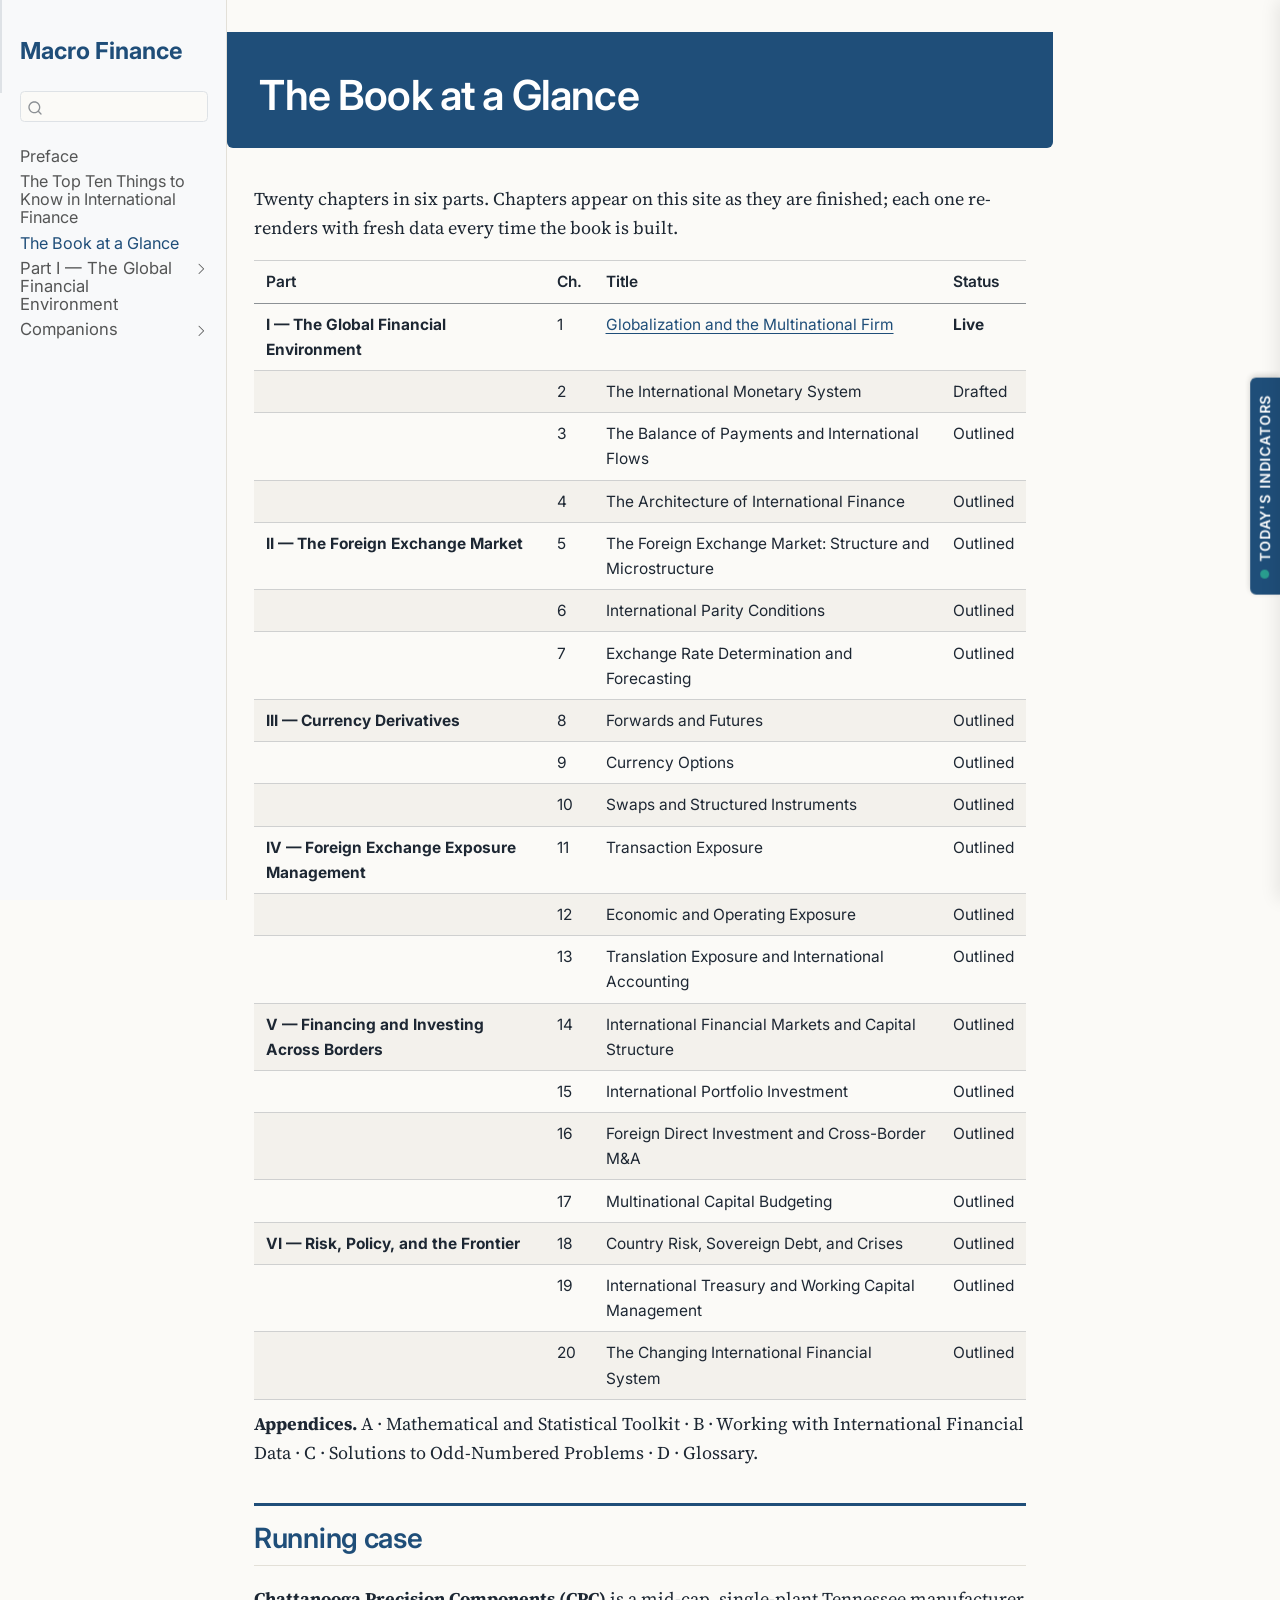
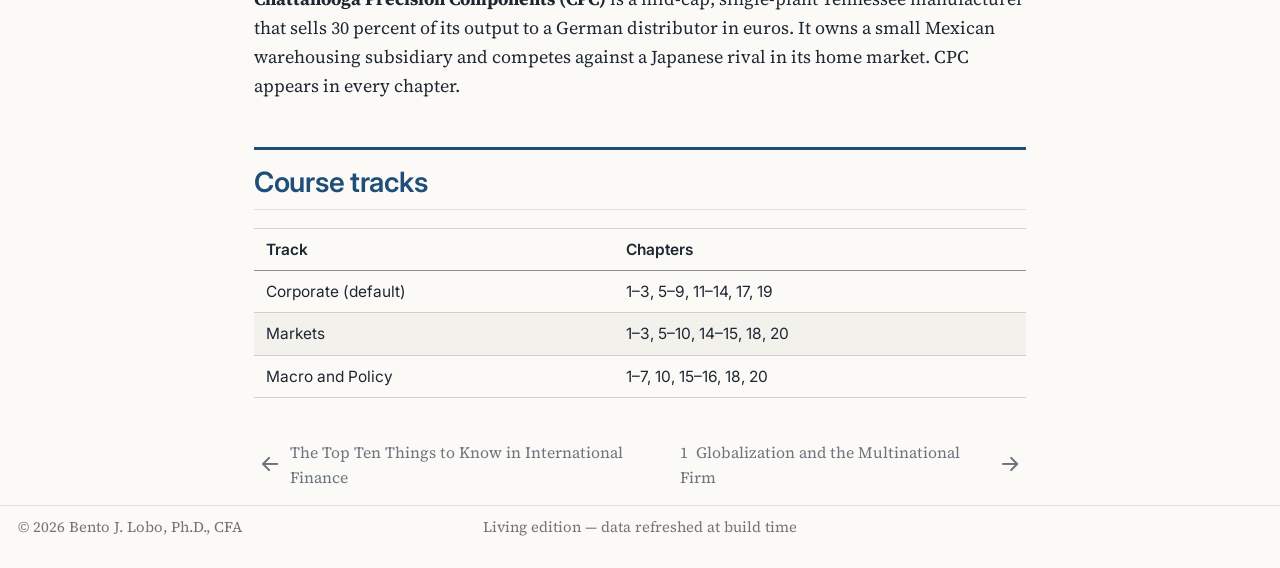
<file: contents.html>
<!DOCTYPE html>
<html xmlns="http://www.w3.org/1999/xhtml" lang="en" xml:lang="en"><head>

<meta charset="utf-8">
<meta name="generator" content="quarto-1.11.9">

<meta name="viewport" content="width=device-width, initial-scale=1.0, user-scalable=yes">


<title>The Book at a Glance – Macro Finance</title>
<style>
/* Default styles provided by pandoc.
** See https://pandoc.org/MANUAL.html#variables-for-html for config info.
*/
span.smallcaps{font-variant: small-caps;}
div.columns{display: flex; gap: 1.5em;}
div.column{flex: auto;}
@media screen {
div.columns{gap: min(4vw, 1.5em);}
div.column{overflow-x: auto;}
}
div.hanging-indent{margin-left: 1.5em; text-indent: -1.5em;}
ul.task-list{list-style: none;}
ul.task-list li input[type="checkbox"] {
  width: 0.8em;
  margin: 0 0.8em 0.2em -1em; /* quarto-specific, see https://github.com/quarto-dev/quarto-cli/issues/4556 */ 
  vertical-align: middle;
}
</style>


<script src="site_libs/quarto-nav/quarto-nav.js"></script>
<script src="site_libs/quarto-nav/headroom.min.js"></script>
<script src="site_libs/clipboard/clipboard.min.js"></script>
<script src="site_libs/quarto-search/autocomplete.umd.js"></script>
<script src="site_libs/quarto-search/fuse.min.js"></script>
<script src="site_libs/quarto-search/quarto-search.js"></script>
<meta name="quarto:offset" content="./">
<link href="./chapters/01-introduction.html" rel="next">
<link href="./front/top-ten.html" rel="prev">
<script src="site_libs/quarto-html/quarto.js" type="module"></script>
<script src="site_libs/quarto-html/tabsets/tabsets.js" type="module"></script>
<script src="site_libs/quarto-html/scrollable-regions/scrollable-regions.js" type="module"></script>
<script src="site_libs/quarto-html/popper.min.js"></script>
<script src="site_libs/quarto-html/tippy.umd.min.js"></script>
<script src="site_libs/quarto-html/anchor.min.js"></script>
<link href="site_libs/quarto-html/tippy.css" rel="stylesheet">
<link href="site_libs/quarto-html/quarto-syntax-highlighting-63b5708e65d6cd79cd7618c58d0c21e7.css" rel="stylesheet" id="quarto-text-highlighting-styles">
<script src="site_libs/bootstrap/bootstrap.min.js"></script>
<link href="site_libs/bootstrap/bootstrap-icons.css" rel="stylesheet">
<link href="site_libs/bootstrap/bootstrap-447c5dbdbaadf3195d746f842414959a.min.css" rel="stylesheet" append-hash="true" id="quarto-bootstrap" data-mode="light">
<script id="quarto-search-options" type="application/json">{
  "location": "sidebar",
  "copy-button": false,
  "collapse-after": 3,
  "panel-placement": "start",
  "type": "textbox",
  "limit": 50,
  "keyboard-shortcut": [
    "f",
    "/",
    "s"
  ],
  "show-item-context": false,
  "language": {
    "search-no-results-text": "No results",
    "search-matching-documents-text": "matching documents",
    "search-copy-link-title": "Copy link to search",
    "search-hide-matches-text": "Hide additional matches",
    "search-more-match-text": "more match in this document",
    "search-more-matches-text": "more matches in this document",
    "search-clear-button-title": "Clear",
    "search-text-placeholder": "",
    "search-detached-cancel-button-title": "Cancel",
    "search-submit-button-title": "Submit",
    "search-label": "Search"
  }
}</script>


</head>

<body class="nav-sidebar docked quarto-light"><a id="quarto-skip-link" class="visually-hidden-focusable" href="#quarto-document-content">Skip to main content</a>

<div id="quarto-search-results"></div>
  <header id="quarto-header" class="headroom fixed-top">
  <nav class="quarto-secondary-nav" aria-label="Toolbar">
    <div class="container-fluid d-flex">
      <button type="button" class="quarto-btn-toggle btn" data-bs-toggle="collapse" role="button" data-bs-target=".quarto-sidebar-collapse-item" aria-controls="quarto-sidebar" aria-expanded="false" aria-label="Toggle sidebar navigation" onclick="if (window.quartoToggleHeadroom) { window.quartoToggleHeadroom(); }">
        <i class="bi bi-layout-text-sidebar-reverse"></i>
      </button>
        <nav class="quarto-page-breadcrumbs" aria-label="Breadcrumbs"><ol class="breadcrumb"><li class="breadcrumb-item"><a href="./contents.html">The Book at a Glance</a></li></ol></nav>
        <a class="flex-grow-1" data-bs-toggle="collapse" data-bs-target=".quarto-sidebar-collapse-item" onclick="if (window.quartoToggleHeadroom) { window.quartoToggleHeadroom(); }">      
        </a>
      <button type="button" class="btn quarto-search-button" aria-label="Search" onclick="window.quartoOpenSearch();">
        <i class="bi bi-search"></i>
      </button>
    </div>
  </nav>
</header>
<!-- content -->
<div id="quarto-content" class="quarto-container page-columns page-rows-contents page-layout-article">
<!-- sidebar -->
  <nav id="quarto-sidebar" class="sidebar collapse collapse-horizontal quarto-sidebar-collapse-item sidebar-navigation docked overflow-auto" aria-label="Site">
    <div class="pt-lg-2 mt-2 text-left sidebar-header">
    <div class="sidebar-title mb-0 py-0">
      <a href="./">Macro Finance</a> 
    </div>
      </div>
        <div class="mt-2 flex-shrink-0 align-items-center">
        <div class="sidebar-search">
        <div id="quarto-search" class="" title="Search"></div>
        </div>
        </div>
    <div class="sidebar-menu-container"> 
    <ul class="list-unstyled mt-1">
        <li class="sidebar-item">
  <div class="sidebar-item-container"> 
  <a href="./index.html" class="sidebar-item-text sidebar-link">
 <span class="menu-text">Preface</span></a>
  </div>
</li>
        <li class="sidebar-item">
  <div class="sidebar-item-container"> 
  <a href="./front/top-ten.html" class="sidebar-item-text sidebar-link">
 <span class="menu-text">The Top Ten Things to Know in International Finance</span></a>
  </div>
</li>
        <li class="sidebar-item">
  <div class="sidebar-item-container"> 
  <a href="./contents.html" class="sidebar-item-text sidebar-link active">
 <span class="menu-text">The Book at a Glance</span></a>
  </div>
</li>
        <li class="sidebar-item sidebar-item-section">
      <div class="sidebar-item-container"> 
            <button type="button" class="sidebar-item-text sidebar-item-toggle sidebar-link text-start collapsed" data-bs-toggle="collapse" data-bs-target="#quarto-sidebar-section-1" aria-controls="quarto-sidebar-section-1" aria-expanded="false">
 <span class="menu-text" id="quarto-sidebar-section-1-label">Part I — The Global Financial Environment</span><i class="bi bi-chevron-right" aria-hidden="true"></i></button>
      </div>
      <ul id="quarto-sidebar-section-1" aria-labelledby="quarto-sidebar-section-1-label" class="collapse list-unstyled sidebar-section depth1 ">  
          <li class="sidebar-item">
  <div class="sidebar-item-container"> 
  <a href="./chapters/01-introduction.html" class="sidebar-item-text sidebar-link">
 <span class="menu-text"><span class="chapter-number">1</span>&nbsp; <span class="chapter-title">Globalization and the Multinational Firm</span></span></a>
  </div>
</li>
      </ul>
  </li>
        <li class="sidebar-item sidebar-item-section">
      <div class="sidebar-item-container"> 
            <button type="button" class="sidebar-item-text sidebar-item-toggle sidebar-link text-start collapsed" data-bs-toggle="collapse" data-bs-target="#quarto-sidebar-section-2" aria-controls="quarto-sidebar-section-2" aria-expanded="false">
 <span class="menu-text" id="quarto-sidebar-section-2-label">Companions</span><i class="bi bi-chevron-right" aria-hidden="true"></i></button>
      </div>
      <ul id="quarto-sidebar-section-2" aria-labelledby="quarto-sidebar-section-2-label" class="collapse list-unstyled sidebar-section depth1 ">  
          <li class="sidebar-item">
  <div class="sidebar-item-container"> 
  <a href="./companions/dossiers.html" class="sidebar-item-text sidebar-link">
 <span class="menu-text">In the News · Dossiers</span></a>
  </div>
</li>
          <li class="sidebar-item">
  <div class="sidebar-item-container"> 
  <a href="./companions/ai.html" class="sidebar-item-text sidebar-link">
 <span class="menu-text">AI in International Finance</span></a>
  </div>
</li>
          <li class="sidebar-item">
  <div class="sidebar-item-container"> 
  <a href="./companions/beyond-the-page.html" class="sidebar-item-text sidebar-link">
 <span class="menu-text">Beyond the Page</span></a>
  </div>
</li>
      </ul>
  </li>
    </ul>
    </div>
</nav>
<div id="quarto-sidebar-glass" class="quarto-sidebar-collapse-item" data-bs-toggle="collapse" data-bs-target=".quarto-sidebar-collapse-item"></div>
<!-- margin-sidebar -->
    <div id="quarto-margin-sidebar" class="sidebar margin-sidebar">
        <nav id="TOC" role="doc-toc" aria-labelledby="toc-title" class="toc-active">
    <h2 id="toc-title">On this page</h2>
   
  <ul>
  <li><a href="#running-case" id="toc-running-case" class="nav-link active" data-scroll-target="#running-case">Running case</a></li>
  <li><a href="#course-tracks" id="toc-course-tracks" class="nav-link" data-scroll-target="#course-tracks">Course tracks</a></li>
  </ul>
</nav>
    </div>
<!-- main -->
<main class="content" id="quarto-document-content" tabindex="-1">

<header id="title-block-header" class="quarto-title-block default">
<div class="quarto-title">
<h1 class="title">The Book at a Glance</h1>
</div>



<div class="quarto-title-meta">

    
  
    
  </div>
  


</header>


<p>Twenty chapters in six parts. Chapters appear on this site as they are finished; each one re-renders with fresh data every time the book is built.</p>
<table class="caption-top table">
<thead>
<tr class="header">
<th>Part</th>
<th>Ch.</th>
<th>Title</th>
<th>Status</th>
</tr>
</thead>
<tbody>
<tr class="odd">
<td><strong>I — The Global Financial Environment</strong></td>
<td>1</td>
<td><a href="./chapters/01-introduction.html">Globalization and the Multinational Firm</a></td>
<td><strong>Live</strong></td>
</tr>
<tr class="even">
<td></td>
<td>2</td>
<td>The International Monetary System</td>
<td>Drafted</td>
</tr>
<tr class="odd">
<td></td>
<td>3</td>
<td>The Balance of Payments and International Flows</td>
<td>Outlined</td>
</tr>
<tr class="even">
<td></td>
<td>4</td>
<td>The Architecture of International Finance</td>
<td>Outlined</td>
</tr>
<tr class="odd">
<td><strong>II — The Foreign Exchange Market</strong></td>
<td>5</td>
<td>The Foreign Exchange Market: Structure and Microstructure</td>
<td>Outlined</td>
</tr>
<tr class="even">
<td></td>
<td>6</td>
<td>International Parity Conditions</td>
<td>Outlined</td>
</tr>
<tr class="odd">
<td></td>
<td>7</td>
<td>Exchange Rate Determination and Forecasting</td>
<td>Outlined</td>
</tr>
<tr class="even">
<td><strong>III — Currency Derivatives</strong></td>
<td>8</td>
<td>Forwards and Futures</td>
<td>Outlined</td>
</tr>
<tr class="odd">
<td></td>
<td>9</td>
<td>Currency Options</td>
<td>Outlined</td>
</tr>
<tr class="even">
<td></td>
<td>10</td>
<td>Swaps and Structured Instruments</td>
<td>Outlined</td>
</tr>
<tr class="odd">
<td><strong>IV — Foreign Exchange Exposure Management</strong></td>
<td>11</td>
<td>Transaction Exposure</td>
<td>Outlined</td>
</tr>
<tr class="even">
<td></td>
<td>12</td>
<td>Economic and Operating Exposure</td>
<td>Outlined</td>
</tr>
<tr class="odd">
<td></td>
<td>13</td>
<td>Translation Exposure and International Accounting</td>
<td>Outlined</td>
</tr>
<tr class="even">
<td><strong>V — Financing and Investing Across Borders</strong></td>
<td>14</td>
<td>International Financial Markets and Capital Structure</td>
<td>Outlined</td>
</tr>
<tr class="odd">
<td></td>
<td>15</td>
<td>International Portfolio Investment</td>
<td>Outlined</td>
</tr>
<tr class="even">
<td></td>
<td>16</td>
<td>Foreign Direct Investment and Cross-Border M&amp;A</td>
<td>Outlined</td>
</tr>
<tr class="odd">
<td></td>
<td>17</td>
<td>Multinational Capital Budgeting</td>
<td>Outlined</td>
</tr>
<tr class="even">
<td><strong>VI — Risk, Policy, and the Frontier</strong></td>
<td>18</td>
<td>Country Risk, Sovereign Debt, and Crises</td>
<td>Outlined</td>
</tr>
<tr class="odd">
<td></td>
<td>19</td>
<td>International Treasury and Working Capital Management</td>
<td>Outlined</td>
</tr>
<tr class="even">
<td></td>
<td>20</td>
<td>The Changing International Financial System</td>
<td>Outlined</td>
</tr>
</tbody>
</table>
<p><strong>Appendices.</strong> A · Mathematical and Statistical Toolkit · B · Working with International Financial Data · C · Solutions to Odd-Numbered Problems · D · Glossary.</p>
<section id="running-case" class="level2">
<h2 class="anchored" data-anchor-id="running-case">Running case</h2>
<p><strong>Chattanooga Precision Components (CPC)</strong> is a mid-cap, single-plant Tennessee manufacturer that sells 30 percent of its output to a German distributor in euros. It owns a small Mexican warehousing subsidiary and competes against a Japanese rival in its home market. CPC appears in every chapter.</p>
</section>
<section id="course-tracks" class="level2">
<h2 class="anchored" data-anchor-id="course-tracks">Course tracks</h2>
<table class="caption-top table">
<thead>
<tr class="header">
<th>Track</th>
<th>Chapters</th>
</tr>
</thead>
<tbody>
<tr class="odd">
<td>Corporate (default)</td>
<td>1–3, 5–9, 11–14, 17, 19</td>
</tr>
<tr class="even">
<td>Markets</td>
<td>1–3, 5–10, 14–15, 18, 20</td>
</tr>
<tr class="odd">
<td>Macro and Policy</td>
<td>1–7, 10, 15–16, 18, 20</td>
</tr>
</tbody>
</table>


</section>

</main> <!-- /main -->
<!-- Today's Indicators: site-wide sidebar. Markets and policy odds load in the reader's
     browser; macro releases come from cache/dashboard.json (pylib/dashboard.py). -->
<style>
#mf-ind-toggle{position:fixed;right:0;top:42%;z-index:1040;writing-mode:vertical-rl;transform:rotate(180deg);
  background:#1f4e79;color:#fff;border:0;border-radius:0 6px 6px 0;padding:.9rem .45rem;font:600 .78rem/1 Inter,system-ui,sans-serif;
  letter-spacing:.06em;text-transform:uppercase;cursor:pointer;box-shadow:0 2px 6px rgba(0,0,0,.18)}
#mf-ind-toggle .dot{display:inline-block;width:.5rem;height:.5rem;border-radius:50%;background:#2a9d8f;margin-bottom:.45rem;
  animation:mfpulse 2s infinite}
@keyframes mfpulse{0%,100%{opacity:1}50%{opacity:.35}}
#mf-ind{position:fixed;top:0;right:0;bottom:0;width:330px;max-width:92vw;z-index:1050;background:#fbfaf7;
  border-left:1px solid #e3e0d8;box-shadow:-4px 0 16px rgba(0,0,0,.08);transform:translateX(100%);transition:transform .25s ease;
  display:flex;flex-direction:column;font-family:Inter,system-ui,-apple-system,"Segoe UI",sans-serif;color:#1d2733}
body.mf-ind-open #mf-ind{transform:none}
body.mf-ind-open #mf-ind-toggle{display:none}
@media (min-width:1400px){ body.mf-ind-open{padding-right:330px} body.mf-ind-open #mf-ind{box-shadow:none} }
#mf-ind header{background:#1f4e79;color:#fff;padding:.75rem 1rem .6rem;display:flex;align-items:flex-start;justify-content:space-between}
#mf-ind header h2{all:unset;display:block;font-weight:700;font-size:1rem;letter-spacing:-.01em}
#mf-ind header .sub{font-size:.72rem;color:#c9d8e6;margin-top:.15rem}
#mf-ind header button{background:none;border:0;color:#fff;font-size:1.3rem;line-height:1;cursor:pointer;padding:0 .2rem}
#mf-ind .body{overflow-y:auto;padding:.3rem 0 1rem;flex:1}
#mf-ind section{padding:.55rem 1rem .4rem;border-bottom:1px solid #e3e0d8}
#mf-ind h3{all:unset;display:block;font-size:.68rem;font-weight:700;letter-spacing:.12em;text-transform:uppercase;color:#2a9d8f;margin:.15rem 0 .4rem}
#mf-ind .note{font-size:.68rem;color:#6b7785;line-height:1.35;margin:.3rem 0 0}
#mf-ind .note a{color:#6b7785}
#mf-ind .tv{height:69px;overflow:hidden;margin:0 -.4rem;position:relative}
#mf-ind .tv iframe{width:190%!important;margin-left:-90%}
#mf-ind .tvlab{position:absolute;left:0;top:0;bottom:0;width:48%;background:#fbfaf7;z-index:2;display:flex;flex-direction:column;
  justify-content:center;padding-left:.45rem;line-height:1.2}
#mf-ind .tvlab b{font-size:.86rem;color:#1d2733}#mf-ind .tvlab small{font-size:.66rem;color:#8a95a2}
#mf-ind .row{display:flex;justify-content:space-between;align-items:baseline;gap:.5rem;padding:.28rem 0;font-size:.82rem}
#mf-ind .row + .row{border-top:1px dotted #e3e0d8}
#mf-ind .row .lab{flex:1;color:#3a4654;line-height:1.25}
#mf-ind .row .lab small{display:block;color:#8a95a2;font-size:.68rem}
#mf-ind .row .v{font-weight:700;font-variant-numeric:tabular-nums;white-space:nowrap;text-align:right}
#mf-ind .row .v small{display:block;font-weight:400;font-size:.68rem;color:#8a95a2}
#mf-ind .up{color:#c0392b}#mf-ind .dn{color:#2a7f62}#mf-ind .flat{color:#6b7785}
#mf-ind .odds{margin:.2rem 0 .65rem}
#mf-ind .odds .t{display:flex;justify-content:space-between;font-size:.8rem;margin-bottom:.25rem}
#mf-ind .odds .t a{color:#1d2733;text-decoration:none;white-space:nowrap}#mf-ind .odds .t b{font-weight:700}
#mf-ind .bar{display:flex;height:.95rem;border-radius:3px;overflow:hidden;background:#e3e0d8;font-size:.62rem;color:#fff;font-weight:700}
#mf-ind .bar span{display:flex;align-items:center;justify-content:center;overflow:hidden;white-space:nowrap}
#mf-ind .bar .cut{background:#2a9d8f}#mf-ind .bar .hold{background:#8a95a2}#mf-ind .bar .hike{background:#e76f51}
#mf-ind .legend{display:flex;gap:.7rem;font-size:.66rem;color:#6b7785;margin-top:.1rem}
#mf-ind .legend i{display:inline-block;width:.55rem;height:.55rem;border-radius:2px;margin-right:.2rem;vertical-align:-1px}
#mf-ind .stmt{font-size:.78rem;line-height:1.3;padding:.25rem 0}
#mf-ind .stmt a{color:#1f4e79;text-decoration:none}#mf-ind .stmt a:hover{text-decoration:underline}
#mf-ind .stmt small{display:block;color:#8a95a2;font-size:.66rem}
#mf-ind .stale{color:#b7791f;font-size:.66rem}
#mf-ind .err{font-size:.75rem;color:#8a95a2;font-style:italic}
@media print{#mf-ind,#mf-ind-toggle{display:none!important} body.mf-ind-open{padding-right:0!important}}
</style>

<button id="mf-ind-toggle" type="button" aria-controls="mf-ind" aria-expanded="false">
  <span class="dot"></span>Today's Indicators</button>
<aside id="mf-ind" aria-label="Today's economic indicators" aria-hidden="true">
  <header><div><h2>Today's Indicators</h2><div class="sub" id="mf-ind-clock">&nbsp;</div></div>
    <button type="button" id="mf-ind-close" aria-label="Close indicators">×</button></header>
  <div class="body">
    <section><h3>Markets · live</h3><div id="mf-ind-mkts"></div>
      <p class="note">Streaming quotes via TradingView. DJIA and S&amp;P 500 are index CFDs, which track the cash index
        and also trade outside exchange hours. The Nasdaq Composite and the PHLX Semiconductor index (SOX) are licensed
        and cannot be streamed here, so ETFs stand in on a 15-minute delay: ONEQ tracks the Composite, and SOXX, a
        semiconductor-sector ETF, moves closely with the SOX but is not the same index.</p></section>
    <section><h3>Next policy meeting · market odds</h3><div id="mf-ind-odds"><p class="err">Loading…</p></div>
      <p class="note">Prices on <a href="https://polymarket.com/" target="_blank" rel="noopener">Polymarket</a> prediction
        markets, refreshed every minute. Read them as probabilities; they are not CME FedWatch futures-implied odds.</p></section>
    <section><h3>Central banks</h3><div id="mf-ind-cb"><p class="err">Loading…</p></div></section>
    <section><h3>Inflation</h3><div id="mf-ind-Inflation"></div></section>
    <section><h3>Growth</h3><div id="mf-ind-Growth"></div></section>
    <section><h3>Jobs</h3><div id="mf-ind-Jobs"></div>
      <p class="note" id="mf-ind-src"></p></section>
  </div>
</aside>

<script>
(function () {
  const RAW = "https://raw.githubusercontent.com/bentolobo/macro-finance/main/cache/dashboard.json";
  // [TradingView symbol, our label, sub-label]. TradingView's free widgets cannot show the
  // Nasdaq Composite or PHLX Semiconductor (SOX) index levels (licensed), so those two are
  // tracked through ETFs: ONEQ holds the Composite; SOXX is the largest semiconductor ETF.
  const MKTS = [
    ["FOREXCOM:DJI", "DJIA", "Dow Jones Industrials"],
    ["FOREXCOM:SPXUSD", "S&P 500", "Index"],
    ["NASDAQ:ONEQ", "Nasdaq Composite", "via ONEQ ETF · delayed"],
    ["NASDAQ:SOXX", "Semiconductors", "via SOXX ETF · delayed"],
    ["PYTH:US10Y", "10-yr Treasury", "Yield, %"],
    ["FX:EURUSD", "EUR/USD", "Dollars per euro"],
    ["FX:USDJPY", "USD/JPY", "Yen per dollar"]];
  const BANKS = [
    {name: "Federal Reserve", tag: "fed-rates", re: /^Fed Decision in/i},
    {name: "ECB", tag: "ecb", re: /^ECB Interest Rates:/i},
    {name: "Bank of Japan", tag: "boj", re: /^Bank of Japan Decision in/i}];
  const $ = (id) => document.getElementById(id);
  const esc = (s) => String(s ?? "").replace(/[&<>"]/g, (c) => ({"&": "&amp;", "<": "&lt;", ">": "&gt;", '"': "&quot;"}[c]));
  const store = {get(k) { try { return localStorage.getItem(k); } catch (e) { return null; } },
                 set(k, v) { try { localStorage.setItem(k, v); } catch (e) {} }};
  let started = false, timers = [];

  // ------------------------------------------------------------------ open / close
  function setOpen(open) {
    document.body.classList.toggle("mf-ind-open", open);
    $("mf-ind").setAttribute("aria-hidden", String(!open));
    $("mf-ind-toggle").setAttribute("aria-expanded", String(open));
    store.set("mf-ind-open", open ? "1" : "0");
    if (open && !started) start();
  }
  $("mf-ind-toggle").addEventListener("click", () => setOpen(true));
  $("mf-ind-close").addEventListener("click", () => setOpen(false));
  document.addEventListener("keydown", (e) => { if (e.key === "Escape" && document.body.classList.contains("mf-ind-open") && innerWidth < 1400) setOpen(false); });

  // ------------------------------------------------------------------ clock
  function tick() {
    const t = new Date().toLocaleString("en-US", {timeZone: "America/New_York", weekday: "short", month: "short",
      day: "numeric", hour: "numeric", minute: "2-digit"});
    $("mf-ind-clock").textContent = t + " ET";
  }

  // ------------------------------------------------------------------ markets
  function markets() {
    const box = $("mf-ind-mkts");
    for (const [sym, name, sub] of MKTS) {
      const c = document.createElement("div");
      c.className = "tv tradingview-widget-container";
      const lab = document.createElement("div");
      lab.className = "tvlab";
      lab.innerHTML = `<b>${esc(name)}</b><small>${esc(sub)}</small>`;
      c.innerHTML = '<div class="tradingview-widget-container__widget"></div>';
      const s = document.createElement("script");
      s.src = "https://s3.tradingview.com/external-embedding/embed-widget-single-quote.js";
      s.async = true;
      s.text = JSON.stringify({symbol: sym, width: "100%", colorTheme: "light", isTransparent: true, locale: "en"});
      c.appendChild(s);
      c.appendChild(lab);
      box.appendChild(c);
    }
  }

  // ------------------------------------------------------------------ policy odds
  async function nextMeeting(b) {
    const r = await fetch(`https://gamma-api.polymarket.com/events?tag_slug=${b.tag}&closed=false&limit=100`);
    const evs = (await r.json()).filter((e) => b.re.test(e.title) && new Date(e.endDate) > new Date());
    evs.sort((a, z) => new Date(a.endDate) - new Date(z.endDate));
    const e = evs[0];
    if (!e) return null;
    const g = {cut: 0, hold: 0, hike: 0}; let top = null;
    for (const m of e.markets || []) {
      if (m.closed) continue;
      let p; try { p = parseFloat(JSON.parse(m.outcomePrices)[0]); } catch (x) { continue; }
      const lab = m.groupItemTitle || m.question || "";
      const k = /decrease|cut/i.test(lab) ? "cut" : /no change|hold|unchanged/i.test(lab) ? "hold" : /increase|hike/i.test(lab) ? "hike" : null;
      if (!k || isNaN(p)) continue;
      g[k] += p;
      if (!top || p > top.p) top = {lab, p};
    }
    const tot = g.cut + g.hold + g.hike;
    if (!tot) return null;
    for (const k in g) g[k] /= tot;
    const month = (e.title.match(/(January|February|March|April|May|June|July|August|September|October|November|December)/) || [])[1] || "";
    return {bank: b.name, month, g, top: top && {lab: top.lab, p: top.p / tot}, url: `https://polymarket.com/event/${e.slug}`};
  }
  function short(l) {
    if (/no change|hold|unchanged/i.test(l)) return "Hold";
    const m = l.match(/(\d+\+?)\s*bps?/i);
    return (/increase|hike/i.test(l) ? "Hike" : "Cut") + (m ? " " + m[1] + " bp" : "");
  }
  async function odds() {
    const res = await Promise.allSettled(BANKS.map(nextMeeting));
    const pct = (x) => Math.round(x * 100);
    const html = res.map((r) => {
      if (r.status !== "fulfilled" || !r.value) return "";
      const o = r.value, g = o.g;
      const seg = (k, lab) => g[k] > 0.005 ? `<span class="${k}" style="width:${(g[k] * 100).toFixed(1)}%" title="${lab} ${pct(g[k])}%">${g[k] > .12 ? pct(g[k]) + "%" : ""}</span>` : "";
      return `<div class="odds"><div class="t"><span>${esc(o.bank)} · ${esc(o.month)}</span>
        <a href="${o.url}" target="_blank" rel="noopener">${esc(short(o.top.lab))} <b>${pct(o.top.p)}%</b></a></div>
        <div class="bar">${seg("cut", "Cut")}${seg("hold", "Hold")}${seg("hike", "Hike")}</div></div>`;
    }).join("");
    $("mf-ind-odds").innerHTML = html ? html + '<div class="legend"><span><i style="background:#2a9d8f"></i>Cut</span><span><i style="background:#8a95a2"></i>Hold</span><span><i style="background:#e76f51"></i>Hike</span></div>'
                                      : '<p class="err">Odds are unavailable right now.</p>';
  }

  // ------------------------------------------------------------------ macro data
  function siteBase() {
    const s = document.querySelector('script[src*="site_libs/"]');
    return s ? s.src.slice(0, s.src.indexOf("site_libs/")) : "./";
  }
  async function getJSON() {
    for (const u of [RAW + "?t=" + Math.floor(Date.now() / 300000), siteBase() + "cache/dashboard.json"]) {
      try { const r = await fetch(u, {cache: "no-cache"}); if (r.ok) return await r.json(); } catch (e) {}
    }
    return null;
  }
  const fmt = (v, it) => it.unit === "k" ? Math.round(v).toLocaleString("en-US") + "k"
                                         : Number(v).toFixed(it.dp) + (it.unit === "%" ? "%" : "");
  const fdate = (d) => new Date(d + (d.length === 10 ? "T12:00:00" : "")).toLocaleDateString("en-US", {month: "short", day: "numeric"});
  function arrow(it) {
    const d = it.value - it.prev, eps = it.unit === "k" ? 0.5 : 0.05;
    if (Math.abs(d) < eps) return '<span class="flat">▬</span>';
    const good = (d > 0) === !!it.up_is_good;
    return `<span class="${good ? "dn" : "up"}">${d > 0 ? "▲" : "▼"}</span>`;
  }
  async function macro() {
    const d = await getJSON();
    if (!d) { $("mf-ind-cb").innerHTML = '<p class="err">Data unavailable.</p>'; return; }
    for (const g of d.groups || []) {
      const el = $("mf-ind-" + g.title); if (!el) continue;
      el.innerHTML = g.items.map((it) => `<div class="row"><span class="lab"><a href="${it.url}" target="_blank" rel="noopener" style="color:inherit;text-decoration:none">${esc(it.label)}</a>
        <small>${esc(it.period)}${it.updated ? " · updated " + fdate(it.updated) : ""}${it.status === "cached" ? ' <span class="stale">· last good value</span>' : ""}</small></span>
        <span class="v">${arrow(it)} ${fmt(it.value, it)}<small>prior ${fmt(it.prev, it)}</small></span></div>`).join("");
    }
    const pol = (d.policy || []).map((p) => `<div class="row"><span class="lab">${esc(p.bank)}<small>${esc(p.label)} · ${esc(p.last_move_text)}</small></span>
        <span class="v ${p.last_move_bp > 0 ? "up" : p.last_move_bp < 0 ? "dn" : ""}">${esc(p.rate)}</span></div>`).join("");
    const st = (d.statements || []).slice(0, 4).map((s) => `<div class="stmt"><a href="${esc(s.link)}" target="_blank" rel="noopener">${esc(s.title)}</a>
        <small>${esc(s.bank)} · ${fdate(s.date)}</small></div>`).join("");
    $("mf-ind-cb").innerHTML = pol + (st ? '<div style="margin-top:.35rem">' + st + "</div>" : "");
    const built = d.built ? new Date(d.built).toLocaleString("en-US", {timeZone: "America/New_York", month: "short", day: "numeric", hour: "numeric", minute: "2-digit"}) + " ET" : "—";
    $("mf-ind-src").innerHTML = `Releases from BLS, BEA, the Atlanta Fed, the Fed and ECB via <a href="https://fred.stlouisfed.org/" target="_blank" rel="noopener">FRED</a>, and Eurostat; ` +
      `checked hourly on weekdays. Arrows compare with the prior release. Last change recorded ${built}.`;
  }

  // ------------------------------------------------------------------ start
  function start() {
    started = true;
    tick(); markets(); odds(); macro();
    timers.push(setInterval(tick, 30000), setInterval(odds, 60000), setInterval(macro, 600000));
  }
  const saved = store.get("mf-ind-open");
  setOpen(saved === null ? innerWidth >= 1400 : saved === "1");
})();
</script>
<!-- Modules, gates and the Chapter Checkpoint.
     Authoring (in a chapter .qmd):
       ::: {#module-map data-chapter="ch01"}          module map + progress (top of chapter)
       ::: {.module-banner data-n="1" data-title="…"} start of a module
       ::::: {.gate data-module="1"} :::: {.q} prompt ::: {.a} model answer ::: :::: :::::
       ::::: {.gate .pretest data-module="0"} …       pretest: answers saved, no model answers
       ::: {#pretest-recall}                           shows saved pretest answers (Revisit box)
       ::: {#checkpoint}  + a <script type="application/json" id="checkpoint-items"> block
     Soft lock: every module stays readable; only the Checkpoint is locked until all gates
     are done. State lives in this browser only (localStorage). ?preview opens everything. -->
<style>
.mf-map{background:#fff;border:1px solid #e3e0d8;border-top:4px solid #2a9d8f;border-radius:6px;padding:1rem 1.2rem .8rem;margin:0 0 1.8rem;font-family:Inter,system-ui,sans-serif}
.mf-map h4{all:unset;display:block;font-weight:700;color:#1f4e79;font-size:1rem;margin-bottom:.15rem}
.mf-map .sub{font-size:.8rem;color:#6b7785;margin-bottom:.7rem}
.mf-map ol{list-style:none;padding:0;margin:0;counter-reset:none}
.mf-map li{display:flex;align-items:center;gap:.6rem;padding:.38rem 0;border-top:1px dotted #e3e0d8;font-size:.88rem}
.mf-map li:first-child{border-top:0}
.mf-map .st{flex:0 0 1.5rem;height:1.5rem;border-radius:50%;display:flex;align-items:center;justify-content:center;font-size:.75rem;font-weight:700;border:2px solid #c9d3dc;color:#8a95a2;background:#fff}
.mf-map .done .st{background:#2a9d8f;border-color:#2a9d8f;color:#fff}
.mf-map .cp .st{border-color:#1f4e79;color:#1f4e79}
.mf-map .cp.locked .st{border-color:#c9d3dc;color:#8a95a2}
.mf-map a{color:#1d2733;text-decoration:none}.mf-map a:hover{text-decoration:underline}
.mf-map .tag{margin-left:auto;font-size:.72rem;color:#8a95a2;white-space:nowrap}
.mf-map .done .tag{color:#2a9d8f}
.mf-map .bar{height:6px;background:#eef1f4;border-radius:3px;margin:.7rem 0 .5rem;overflow:hidden}
.mf-map .bar span{display:block;height:100%;background:#2a9d8f;transition:width .3s}
.mf-map .tools{font-size:.72rem;color:#8a95a2}.mf-map .tools button{all:unset;cursor:pointer;color:#1f4e79;text-decoration:underline;margin-right:.8rem}
.mf-banner{display:flex;align-items:center;gap:.7rem;margin:2.4rem 0 -.6rem;font-family:Inter,system-ui,sans-serif}
.mf-banner .n{background:#1f4e79;color:#fff;font-weight:700;font-size:.72rem;letter-spacing:.1em;text-transform:uppercase;padding:.28rem .6rem;border-radius:3px}
.mf-banner .t{font-weight:600;color:#1f4e79;font-size:.9rem}
.mf-banner .s{margin-left:auto;font-size:.74rem;color:#8a95a2}
.mf-banner.done .s{color:#2a9d8f}
.mf-banner .warn{display:block;font-size:.74rem;color:#b7791f;font-weight:400}
.mf-gate{background:#f3f7f6;border:1px solid #cfe5e1;border-left:5px solid #2a9d8f;border-radius:0 6px 6px 0;padding:1rem 1.2rem .6rem;margin:2rem 0;font-family:Inter,system-ui,sans-serif;font-size:.9rem}
.mf-gate > h4{all:unset;display:block;font-weight:700;color:#1d6b62;font-size:.95rem;margin-bottom:.15rem}
.mf-gate > .sub{font-size:.78rem;color:#5c6b78;margin-bottom:.6rem}
.mf-gq{border-top:1px solid #d9ebe7;padding:.7rem 0 .5rem}
.mf-gq .p{font-family:"Source Serif 4",Georgia,serif;font-size:1rem;margin-bottom:.45rem}
.mf-gq .p p{margin:0}
.mf-gq textarea,.mf-cp input[type=text],.mf-cp textarea{width:100%;box-sizing:border-box;border:1px solid #c9d3dc;border-radius:4px;padding:.45rem .55rem;font:inherit;font-size:.9rem;background:#fff}
.mf-gq textarea{min-height:3.2rem}
.mf-btn{all:unset;cursor:pointer;display:inline-block;background:#1f4e79;color:#fff;font-weight:600;font-size:.8rem;padding:.38rem .8rem;border-radius:4px;margin:.4rem .4rem 0 0}
.mf-btn[disabled]{background:#a9b6c3;cursor:not-allowed}
.mf-btn.ghost{background:#fff;color:#1f4e79;border:1px solid #1f4e79}
.mf-btn.r1{background:#2a9d8f}.mf-btn.r2{background:#b7791f}.mf-btn.r3{background:#c0392b}
.mf-ans{background:#fff;border:1px dashed #9fd8cf;border-radius:4px;padding:.55rem .7rem;margin-top:.5rem;font-size:.88rem}
.mf-ans b.k{color:#1d6b62}
.mf-rated{font-size:.78rem;color:#1d6b62;margin-top:.35rem}
.mf-gate .fin{font-weight:700;color:#1d6b62;padding:.5rem 0}
.mf-cp{background:#fff;border:1px solid #c9d3dc;border-top:5px solid #1f4e79;border-radius:6px;padding:1.1rem 1.3rem;margin:1.2rem 0 2rem;font-family:Inter,system-ui,sans-serif;font-size:.9rem}
.mf-cp.locked{background:#f6f5f2;border-top-color:#a9b6c3}
.mf-cp h4{all:unset;display:block;font-weight:700;font-size:1.05rem;color:#1f4e79;margin-bottom:.3rem}
.mf-cp .lock{font-size:2rem;line-height:1;float:right;opacity:.5}
.mf-cp ul.todo{margin:.4rem 0 .2rem 1.1rem}
.mf-cp .meta{font-size:.78rem;color:#6b7785}
.mf-ci{border-top:1px solid #e3e0d8;padding:.9rem 0 .6rem}
.mf-ci .hd{font-size:.7rem;font-weight:700;letter-spacing:.1em;text-transform:uppercase;color:#8a95a2;margin-bottom:.25rem}
.mf-ci .p{font-family:"Source Serif 4",Georgia,serif;font-size:1rem;margin-bottom:.5rem}
.mf-ci .row{display:flex;gap:.8rem;align-items:center;flex-wrap:wrap}
.mf-ci .row input[type=text]{max-width:12rem}
.mf-ci label.c{font-size:.78rem;color:#5c6b78;display:flex;align-items:center;gap:.4rem}
.mf-ci input[type=range]{width:8rem}
.mf-ci .res{margin-top:.5rem;padding:.55rem .7rem;border-radius:4px;font-size:.86rem}
.mf-ci .res.ok{background:#e8f5f2;border-left:4px solid #2a9d8f}
.mf-ci .res.no{background:#fbeeea;border-left:4px solid #e76f51}
.mf-ci .res.self{background:#f4f6f8;border-left:4px solid #8a95a2}
.mf-score{background:#1f4e79;color:#fff;border-radius:6px;padding:.9rem 1.1rem;margin:.8rem 0}
.mf-score b{font-size:1.5rem}
.mf-score .meta{color:#c9d8e6}
.mf-score a{color:#9fd8cf}
.mf-preview{position:fixed;left:.6rem;bottom:.6rem;z-index:1060;background:#b7791f;color:#fff;font:600 .72rem Inter,sans-serif;padding:.3rem .6rem;border-radius:4px}
@media print{.mf-gate textarea,.mf-btn,.mf-map .tools,.mf-preview{display:none!important}}
</style>
<script>
(function () {
  const map = document.getElementById("module-map");
  if (!map) return;
  const CH = map.dataset.chapter || "ch";
  const KEY = "mf-progress-" + CH;
  const PREVIEW = /[?&]preview\b/.test(location.search);
  const PASS = 70, MAX_ATTEMPTS = 3, WAIT_H = 24;
  const esc = (s) => String(s ?? "").replace(/[&<>"]/g, (c) => ({"&": "&amp;", "<": "&lt;", ">": "&gt;", '"': "&quot;"}[c]));
  const load = () => { try { return JSON.parse(localStorage.getItem(KEY + (PREVIEW ? "-preview" : ""))) || {}; } catch (e) { return {}; } };
  let S = load(); S.gates = S.gates || {}; S.attempts = S.attempts || [];
  const persist = () => { try { localStorage.setItem(KEY + (PREVIEW ? "-preview" : ""), JSON.stringify(S)); } catch (e) {} };
  const save = () => { persist(); render(); };
  if (PREVIEW) { const b = document.createElement("div"); b.className = "mf-preview"; b.textContent = "Instructor preview · progress not kept with student data"; document.body.appendChild(b); }

  // -------------------------------------------------------------- modules
  const banners = [...document.querySelectorAll(".module-banner")].map((el) => ({el, n: +el.dataset.n, title: el.dataset.title}));
  const gates = [...document.querySelectorAll(".gate")];
  const titleOf = (n) => (banners.find((b) => b.n === n) || {}).title || (n === 0 ? "Before You Read" : "Module " + n);
  const gateDone = (n) => !!(S.gates[n] && S.gates[n].done);
  const allN = gates.map((g) => +g.dataset.module).sort((a, b) => a - b);
  const allDone = () => allN.every(gateDone);

  // ---------------------------------------------------------------- gates
  gates.forEach((g) => {
    const n = +g.dataset.module, pre = g.classList.contains("pretest");
    g.id = g.id || "gate-" + n;
    const qs = [...g.querySelectorAll(":scope > .q")].map((q) => {
      const a = q.querySelector(":scope > .a"); const ans = a ? a.innerHTML : ""; if (a) a.remove();
      return {prompt: q.innerHTML, ans};
    });
    const box = document.createElement("div");
    box.className = "mf-gate"; box.id = g.id; box.dataset.module = n;
    g.replaceWith(box);
    const st = () => (S.gates[n] = S.gates[n] || {items: []});
    function draw() {
      const s = st();
      box.innerHTML = pre
        ? `<h4>Before you read: commit to an answer</h4><div class="sub">Type your best guess to each question above. No looking anything up. Your answers are kept in this browser, and you'll see them again at the end of the chapter.</div>`
        : `<h4>Check · Module ${n}: ${esc(titleOf(n))}</h4><div class="sub">Answer from memory first, then reveal the model answer and rate yourself honestly. Rating every question completes the check. Your rating isn't scored; the attempt is what counts.</div>`;
      qs.forEach((q, i) => {
        const it = s.items[i] = s.items[i] || {};
        const d = document.createElement("div"); d.className = "mf-gq";
        d.innerHTML = `<div class="p">${pre ? "<b>" + (i + 1) + ".</b> " : ""}${q.prompt}</div><textarea aria-label="Your answer">${esc(it.text || "")}</textarea>`;
        const ta = d.querySelector("textarea");
        if (pre) {
          ta.addEventListener("input", () => { it.text = ta.value; s.done = qs.every((_, j) => (s.items[j] && (s.items[j].text || "").trim().length >= 3)); save(); updateFin(); });
        } else {
          const btn = document.createElement("button"); btn.className = "mf-btn"; btn.type = "button"; btn.textContent = "Reveal model answer";
          const area = document.createElement("div");
          const showAns = () => {
            btn.remove();
            area.innerHTML = `<div class="mf-ans"><b class="k">Model answer.</b> ${q.ans}</div>` +
              (it.rating ? `<div class="mf-rated">You rated this: ${{1: "got it", 2: "partly", 3: "missed it"}[it.rating]}. <a href="#" class="rerate">change</a></div>`
                         : `<div><button class="mf-btn r1" data-r="1" type="button">Got it</button><button class="mf-btn r2" data-r="2" type="button">Partly</button><button class="mf-btn r3" data-r="3" type="button">Missed it</button></div>`);
            area.querySelectorAll("[data-r]").forEach((b) => b.addEventListener("click", () => {
              it.rating = +b.dataset.r; it.text = ta.value; s.done = qs.every((_, j) => s.items[j] && s.items[j].rating); if (s.done) s.when = Date.now(); save(); showAns(); updateFin();
            }));
            const rr = area.querySelector(".rerate"); if (rr) rr.addEventListener("click", (e) => { e.preventDefault(); it.rating = 0; s.done = false; save(); showAns(); updateFin(); });
          };
          btn.disabled = (ta.value.trim().length < 10) && !PREVIEW;
          ta.addEventListener("input", () => { it.text = ta.value; btn.disabled = ta.value.trim().length < 10 && !PREVIEW; persist(); });
          btn.addEventListener("click", showAns);
          d.appendChild(btn); d.appendChild(area);
          if (it.rating) showAns();
        }
        box.appendChild(d);
      });
      const fin = document.createElement("div"); fin.className = "fin"; box.appendChild(fin);
      function updateFin() {
        const next = banners.find((b) => b.n === n + 1);
        fin.innerHTML = st().done ? `✓ ${pre ? "Answers saved." : "Check complete."} ` + (next ? `<a href="#${next.el.id}">Continue to Module ${next.n}: ${esc(next.title)} ↓</a>` : `<a href="#checkpoint">Go to the Chapter Checkpoint ↓</a>`) : "";
      }
      updateFin();
    }
    draw();
  });

  // ------------------------------------------------------------- banners
  banners.forEach((b) => { b.el.id = b.el.id || "module-" + b.n; b.el.classList.add("mf-banner"); });
  function renderBanners() {
    banners.forEach((b) => {
      const prevUndone = allN.filter((m) => m < b.n && !gateDone(m));
      b.el.classList.toggle("done", gateDone(b.n));
      b.el.innerHTML = `<span class="n">Module ${b.n}</span><span class="t">${esc(b.title)}</span>` +
        `<span class="s">${gateDone(b.n) ? "✓ check complete" : "check not yet done"}` +
        (prevUndone.length ? `<span class="warn">You're reading ahead: the check for ${prevUndone.map((m) => m === 0 ? "Before You Read" : "Module " + m).join(", ")} is still open.</span>` : "") + `</span>`;
    });
  }

  // ----------------------------------------------------------- module map
  function renderMap() {
    const done = allN.filter(gateDone).length;
    const best = bestScore();
    const lockedCP = !allDone() && !PREVIEW;
    map.className = "mf-map";
    map.innerHTML = `<h4>This chapter in ${banners.length} modules</h4>
      <div class="sub">Work through the modules in order. Each ends with a short check. The Chapter Checkpoint unlocks when every check is done.</div>
      <div class="bar"><span style="width:${Math.round(100 * done / allN.length)}%"></span></div>
      <ol>${allN.map((n) => `<li class="${gateDone(n) ? "done" : ""}"><span class="st">${gateDone(n) ? "✓" : n}</span>
          <a href="#${n === 0 ? "gate-0" : "module-" + n}">${n === 0 ? "Before You Read (pretest)" : esc(titleOf(n))}</a>
          <span class="tag">${gateDone(n) ? "done" : "to do"}</span></li>`).join("")}
        <li class="cp ${lockedCP ? "locked" : ""}"><span class="st">${lockedCP ? "🔒" : "★"}</span><a href="#checkpoint">Chapter Checkpoint</a>
          <span class="tag">${best != null ? "best " + best + "%" : lockedCP ? "locked" : "open"}</span></li></ol>
      <div class="tools" style="margin-top:.6rem">Progress is saved in this browser only.
        <button type="button" data-t="export">Copy progress code</button><button type="button" data-t="import">Paste progress code</button><button type="button" data-t="reset">Reset</button></div>`;
    map.querySelector('[data-t="export"]').onclick = async () => {
      const code = btoa(unescape(encodeURIComponent(JSON.stringify(S))));
      try { await navigator.clipboard.writeText(code); alertInline("Progress code copied. Paste it on your other device."); } catch (e) { prompt("Copy this progress code:", code); }
    };
    map.querySelector('[data-t="import"]').onclick = () => {
      const code = prompt("Paste a progress code:"); if (!code) return;
      try { S = JSON.parse(decodeURIComponent(escape(atob(code.trim())))); save(); location.reload(); } catch (e) { alertInline("That code could not be read."); }
    };
    map.querySelector('[data-t="reset"]').onclick = () => { if (confirm("Erase your progress, answers and Checkpoint attempts for this chapter?")) { S = {gates: {}, attempts: []}; save(); location.reload(); } };
  }
  function alertInline(msg) { const t = map.querySelector(".tools"); const s = document.createElement("div"); s.textContent = msg; s.style.color = "#1d6b62"; t.appendChild(s); setTimeout(() => s.remove(), 4000); }

  // ------------------------------------------------------- pretest recall
  function renderRecall() {
    const el = document.getElementById("pretest-recall"); if (!el) return;
    const items = (S.gates[0] && S.gates[0].items) || [];
    if (!items.some((i) => i && i.text)) { el.innerHTML = `<p><em>You didn't record pretest answers in this browser.</em></p>`; return; }
    el.innerHTML = `<p><b>What you wrote before reading:</b></p><ol>${items.map((i) => `<li>${esc((i && i.text) || "—")}</li>`).join("")}</ol>`;
  }

  // ===================================================== CHECKPOINT ENGINE
  const cpEl = document.getElementById("checkpoint");
  let ITEMS = [];
  try { ITEMS = JSON.parse(document.getElementById("checkpoint-items").textContent); } catch (e) {}

  function rng(seedStr) { // mulberry32 over a string hash
    let h = 1779033703 ^ seedStr.length;
    for (let i = 0; i < seedStr.length; i++) { h = Math.imul(h ^ seedStr.charCodeAt(i), 3432918353); h = (h << 13) | (h >>> 19); }
    let a = h >>> 0;
    return () => { a |= 0; a = (a + 0x6D2B79F5) | 0; let t = Math.imul(a ^ (a >>> 15), 1 | a); t = (t + Math.imul(t ^ (t >>> 7), 61 | t)) ^ t; return ((t ^ (t >>> 14)) >>> 0) / 4294967296; };
  }
  const pick = (r, lo, hi, step) => { const k = Math.round((hi - lo) / step); return +(lo + step * Math.floor(r() * (k + 1))).toFixed(6); };
  const fmt = (x, d) => Number(x).toLocaleString("en-US", {minimumFractionDigits: d, maximumFractionDigits: d});

  // Generators: return {prompt, answer, unit, tol (relative), atol, solution}
  const GEN = {
    fx_vs_trade(r) {
      const T = pick(r, 6.0, 10.0, 0.1), X = pick(r, 22, 28, 0.5);
      const a = X / T;
      return {vars: {T: fmt(T, 1), X: fmt(X, 1)}, answer: a, unit: "trading days", tol: 0.03, atol: 0.15,
        solution: `Days needed = annual exports ÷ daily turnover = ${fmt(X, 1)} ÷ ${fmt(T, 1)} = <b>${fmt(a, 2)} trading days</b>. Currency trading clears a year of goods trade in a few days, which is why most turnover can't be paying for trade.`};
    },
    cagr(r) {
      const a = pick(r, 3.0, 5.5, 0.1), b = pick(r, 6.5, 10.0, 0.1), n = pick(r, 6, 12, 1);
      const g = (Math.pow(b / a, 1 / n) - 1) * 100;
      return {vars: {a: fmt(a, 1), b: fmt(b, 1), n}, answer: g, unit: "% per year", tol: 0, atol: 0.1,
        solution: `CAGR = (end ÷ start)<sup>1/n</sup> − 1 = (${fmt(b, 1)} ÷ ${fmt(a, 1)})<sup>1/${n}</sup> − 1 = <b>${fmt(g, 2)}% per year</b>.`};
    },
    receivable(r) {
      const A = pick(r, 2, 8, 0.5), S0 = pick(r, 1.02, 1.18, 0.005);
      let d = pick(r, -0.08, 0.08, 0.005); if (Math.abs(d) < 0.02) d = d < 0 ? -0.03 : 0.03;
      const S1 = +(S0 * (1 + d)).toFixed(4), chg = A * 1e6 * (S1 - S0) / 1000;
      return {vars: {A: fmt(A, 1), S0: S0.toFixed(4), S1: S1.toFixed(4)}, answer: chg, unit: "$ thousands", tol: 0.01, atol: 1,
        solution: `Change = €${fmt(A, 1)}m × ($${S1.toFixed(4)} − $${S0.toFixed(4)}) = <b>${chg >= 0 ? "+" : "−"}$${fmt(Math.abs(chg), 0)} thousand</b>. That's transaction exposure: the euro amount is fixed, the dollar amount is not.`};
    },
    translation(r) {
      const N = pick(r, 120, 240, 5), r0 = pick(r, 16.5, 18.5, 0.05);
      let d = pick(r, -0.12, 0.15, 0.01); if (Math.abs(d) < 0.05) d = 0.08;
      const r1 = +(r0 * (1 + d)).toFixed(2), g = N / r1 - N / r0;
      return {vars: {N, r0: r0.toFixed(2), r1: r1.toFixed(2)}, answer: g, unit: "$ millions", tol: 0.02, atol: 0.05,
        solution: `Dollar value before = ${N} ÷ ${r0.toFixed(2)} = $${fmt(N / r0, 2)}m; after = ${N} ÷ ${r1.toFixed(2)} = $${fmt(N / r1, 2)}m. Translation ${g < 0 ? "loss" : "gain"} = <b>${g < 0 ? "−" : "+"}$${fmt(Math.abs(g), 2)}m</b>. It goes to the cumulative translation adjustment in equity, not through income, and no cash moves.`};
    }
  };
  const fill = (t, v) => t.replace(/\{(\w+)\}/g, (_, k) => v[k] ?? "{" + k + "}");

  function build(seed) {
    const r = rng(seed);
    return ITEMS.map((it, i) => {
      const o = {i, kind: it.kind, module: it.module, label: it.label, from: it.from};
      if (it.kind === "num") { const g = GEN[it.gen](r); Object.assign(o, g, {prompt: fill(it.prompt, g.vars)}); }
      else if (it.kind === "keyword") { const sc = it.pool[Math.floor(r() * it.pool.length)]; Object.assign(o, {prompt: it.prompt + "<br><br>" + sc.text, keys: sc.keys, model: sc.model}); }
      else Object.assign(o, {prompt: it.prompt, model: it.model, rubric: it.rubric});
      return o;
    });
  }
  const parseNum = (s) => { const x = parseFloat(String(s).replace(/[,$€%\s]/g, "").replace(/[−–]/g, "-")); return isNaN(x) ? null : x; };
  const numOK = (x, it) => x != null && (Math.abs(x - it.answer) <= Math.max(it.atol || 0, Math.abs(it.answer) * (it.tol || 0)));
  function bestScore() { const sc = (S.attempts || []).filter((a) => a.score != null).map((a) => a.score); return sc.length ? Math.max(...sc) : null; }

  let live = null; // in-progress attempt
  function renderCP() {
    if (!cpEl) return;
    cpEl.className = "mf-cp";
    const atts = (S.attempts || []).filter((a) => a.score != null);
    const used = atts.length, best = bestScore();
    if (!allDone() && !PREVIEW) {
      cpEl.classList.add("locked");
      const todo = allN.filter((n) => !gateDone(n));
      cpEl.innerHTML = `<span class="lock">🔒</span><h4>Chapter Checkpoint</h4>
        <p>Unlocks when every module check is done. Still to do:</p>
        <ul class="todo">${todo.map((n) => `<li><a href="#gate-${n}">${n === 0 ? "Before You Read" : "Module " + n + ": " + esc(titleOf(n))}</a></li>`).join("")}</ul>
        <p class="meta">${ITEMS.length} questions · about 20 minutes · up to ${MAX_ATTEMPTS} attempts, best score counts · new numbers each attempt</p>`;
      return;
    }
    if (live) return drawLive();
    const last = atts[atts.length - 1];
    const waitUntil = last ? last.when + WAIT_H * 3600e3 : 0;
    const wait = !PREVIEW && used > 0 && used < MAX_ATTEMPTS && Date.now() < waitUntil;
    let html = `<h4>Chapter Checkpoint</h4>
      <p class="meta">${ITEMS.length} questions covering Modules 1–${Math.max(...allN)}, one of them carried forward from the Top Ten · about 20 minutes ·
      up to ${MAX_ATTEMPTS} attempts, best score counts · target ${PASS}% · each attempt has new numbers · retakes open ${WAIT_H} hours after an attempt, because spacing works.</p>`;
    if (atts.length) {
      html += `<div class="mf-score">Best score <b>${best}%</b> ${best >= PASS ? "· target met ✓" : ""}<div class="meta">${atts.map((a, k) => `Attempt ${k + 1}: ${a.score}%`).join(" · ")}${calibLine(atts[atts.length - 1])}</div>
        ${weakLine(atts[atts.length - 1])}</div>`;
    }
    if (used >= MAX_ATTEMPTS && !PREVIEW) html += `<p>You've used all ${MAX_ATTEMPTS} attempts. Your best score stands. The practice problems and the module checks are still open for review.</p>`;
    else if (wait) html += `<p>Your next attempt opens <b>${new Date(waitUntil).toLocaleString([], {weekday: "short", hour: "numeric", minute: "2-digit"})}</b>. Use the time to revisit the modules flagged above.</p>`;
    else html += `<div class="row" style="display:flex;gap:.6rem;align-items:center;flex-wrap:wrap"><label>Student ID or name <input type="text" id="cp-id" value="${esc(S.sid || "")}" style="width:12rem"></label>
      <button class="mf-btn" id="cp-start" type="button">Start attempt ${used + 1} of ${MAX_ATTEMPTS}</button></div>
      <p class="meta">Your ID only sets your numbers, so no two students get the same problems. It never leaves this browser.</p>`;
    cpEl.innerHTML = html;
    const st = cpEl.querySelector("#cp-start");
    if (st) st.onclick = () => {
      const id = (cpEl.querySelector("#cp-id").value || "").trim();
      if (!id) { cpEl.querySelector("#cp-id").focus(); return; }
      S.sid = id; const k = used + 1;
      live = {k, items: build(`${id}|${CH}|${k}${PREVIEW ? "|" + Date.now() : ""}`), resp: {}, phase: "answer"};
      save(); cpEl.scrollIntoView({behavior: "smooth"});
    };
  }
  function calibLine(a) {
    if (!a || !a.conf) return "";
    return `<br>Calibration: you were on average <b>${a.conf}%</b> confident and scored <b>${a.score}%</b>${Math.abs(a.conf - a.score) <= 10 ? " — well calibrated." : a.conf > a.score ? " — overconfident. That's the gap fluency creates." : " — underconfident. You know more than you think."}`;
  }
  function weakLine(a) {
    if (!a || !a.missed || !a.missed.length) return "";
    const mods = [...new Set(a.missed)].sort();
    return `<div class="meta" style="margin-top:.4rem">Review before your next attempt: ${mods.map((m) => `<a href="#module-${m}">Module ${m}</a>`).join(", ")}</div>`;
  }
  function drawLive() {
    const L = live;
    cpEl.innerHTML = `<h4>Chapter Checkpoint · attempt ${L.k} of ${MAX_ATTEMPTS}</h4>
      <p class="meta">Rate your confidence <em>before</em> you submit. For number answers, type a number; signs matter for gains and losses.</p>`;
    L.items.forEach((it, i) => {
      const R = L.resp[i] = L.resp[i] || {conf: 50};
      const d = document.createElement("div"); d.className = "mf-ci";
      d.innerHTML = `<div class="hd">Question ${i + 1}${it.from ? " · " + esc(it.from) : ""}</div><div class="p">${it.prompt}</div>` +
        (it.kind === "num" ? `<div class="row"><input type="text" inputmode="decimal" value="${esc(R.v ?? "")}" ${L.phase !== "answer" ? "disabled" : ""}> <span class="meta">${esc(it.unit)}</span></div>`
                           : `<textarea rows="3" ${L.phase !== "answer" ? "disabled" : ""}>${esc(R.v ?? "")}</textarea>`) +
        `<label class="c">Confidence <input type="range" min="0" max="100" step="10" value="${R.conf}" ${L.phase !== "answer" ? "disabled" : ""}> <span>${R.conf}%</span></label><div class="out"></div>`;
      const inp = d.querySelector("input[type=text],textarea"), rg = d.querySelector("input[type=range]");
      inp.addEventListener("input", () => { R.v = inp.value; });
      rg.addEventListener("input", () => { R.conf = +rg.value; rg.nextElementSibling.textContent = rg.value + "%"; });
      if (L.phase !== "answer") {
        const out = d.querySelector(".out");
        if (it.kind === "num") {
          const ok = numOK(parseNum(R.v), it); R.score = ok ? 1 : 0;
          out.innerHTML = `<div class="res ${ok ? "ok" : "no"}">${ok ? "✓ Correct." : "✗ Not quite."} ${it.solution}</div>`;
        } else if (it.kind === "keyword") {
          const ok = it.keys.some((k) => new RegExp("\\b" + k, "i").test(R.v || "")); R.score = ok ? 1 : 0;
          out.innerHTML = `<div class="res ${ok ? "ok" : "no"}">${ok ? "✓ Correct classification." : "✗ Not the classification we were looking for."} ${it.model}</div>`;
        } else {
          out.innerHTML = `<div class="res self"><b>Model answer.</b> ${it.model}${it.rubric ? `<br><span class="meta"><b>Full credit if</b> ${it.rubric}</span>` : ""}
            <div>${[[1, "Full", "r1"], [0.5, "Partly", "r2"], [0, "Missed", "r3"]].map(([v, t, c]) => `<button class="mf-btn ${c}" data-v="${v}" type="button" ${R.score === v ? 'style="outline:3px solid #1d2733"' : ""}>${t}</button>`).join("")}</div></div>`;
          out.querySelectorAll("[data-v]").forEach((b) => b.onclick = () => { R.score = +b.dataset.v; drawLive(); });
        }
      }
      cpEl.appendChild(d);
    });
    const foot = document.createElement("div");
    if (L.phase === "answer") {
      foot.innerHTML = `<button class="mf-btn" type="button">Submit answers</button><button class="mf-btn ghost" type="button">Cancel attempt</button>`;
      const [sub, can] = foot.querySelectorAll("button");
      sub.onclick = () => { if (L.items.some((it, i) => !(L.resp[i].v || "").trim()) && !confirm("Some questions are blank. Submit anyway?")) return; L.phase = "mark"; drawLive(); };
      can.onclick = () => { live = null; renderCP(); };
    } else {
      const pending = L.items.filter((it, i) => it.kind === "self" && L.resp[i].score == null).length;
      foot.innerHTML = pending ? `<p class="meta">Mark your ${pending} written answer${pending > 1 ? "s" : ""} against the model answer to finish.</p>` : `<button class="mf-btn" type="button">Record my score</button>`;
      const fin = foot.querySelector("button");
      if (fin) fin.onclick = () => {
        const tot = L.items.reduce((s, it, i) => s + (L.resp[i].score || 0), 0);
        const score = Math.round(100 * tot / L.items.length);
        const conf = Math.round(L.items.reduce((s, it, i) => s + (L.resp[i].conf || 0), 0) / L.items.length);
        const missed = L.items.filter((it, i) => (L.resp[i].score || 0) < 1 && it.module).map((it) => it.module);
        S.attempts = S.attempts || []; S.attempts.push({score, conf, missed, when: Date.now()});
        live = null; save(); cpEl.scrollIntoView({behavior: "smooth"});
      };
    }
    cpEl.appendChild(foot);
  }

  function render() { renderMap(); renderBanners(); renderRecall(); if (live) drawLive(); else renderCP(); }
  render();
})();
</script>
<script id="quarto-html-after-body" type="application/javascript">
  window.document.addEventListener("DOMContentLoaded", function (event) {
    const icon = "";
    const anchorJS = new window.AnchorJS();
    anchorJS.options = {
      placement: 'right',
      icon: icon
    };
    anchorJS.add('.anchored');
    const isCodeAnnotation = (el) => {
      for (const clz of el.classList) {
        if (clz.startsWith('code-annotation-')) {                     
          return true;
        }
      }
      return false;
    }
    const onCopySuccess = function(e) {
      // button target
      const button = e.trigger;
      // don't keep focus
      button.blur();
      // flash "checked"
      button.classList.add('code-copy-button-checked');
      var currentTitle = button.getAttribute("title");
      button.setAttribute("title", "Copied!");
      let tooltip;
      if (window.bootstrap) {
        button.setAttribute("data-bs-toggle", "tooltip");
        button.setAttribute("data-bs-placement", "left");
        button.setAttribute("data-bs-title", "Copied!");
        tooltip = new bootstrap.Tooltip(button, 
          { trigger: "manual", 
            customClass: "code-copy-button-tooltip",
            offset: [0, -8]});
        tooltip.show();    
      }
      setTimeout(function() {
        if (tooltip) {
          tooltip.hide();
          button.removeAttribute("data-bs-title");
          button.removeAttribute("data-bs-toggle");
          button.removeAttribute("data-bs-placement");
        }
        button.setAttribute("title", currentTitle);
        button.classList.remove('code-copy-button-checked');
      }, 1000);
      // clear code selection
      e.clearSelection();
    }
    const getTextToCopy = function(trigger) {
      const outerScaffold = trigger.parentElement.cloneNode(true);
      const codeEl = outerScaffold.querySelector('code');
      for (const childEl of codeEl.children) {
        if (isCodeAnnotation(childEl)) {
          childEl.remove();
        }
      }
      return codeEl.innerText;
    }
    const clipboard = new window.ClipboardJS('.code-copy-button:not([data-in-quarto-modal])', {
      text: getTextToCopy
    });
    clipboard.on('success', onCopySuccess);
    if (window.document.getElementById('quarto-embedded-source-code-modal')) {
      const clipboardModal = new window.ClipboardJS('.code-copy-button[data-in-quarto-modal]', {
        text: getTextToCopy,
        container: window.document.getElementById('quarto-embedded-source-code-modal')
      });
      clipboardModal.on('success', onCopySuccess);
    }
      var localhostRegex = new RegExp(/^(?:http|https):\/\/localhost\:?[0-9]*\//);
      var mailtoRegex = new RegExp(/^mailto:/);
        var filterRegex = new RegExp('/' + window.location.host + '/');
      var isInternal = (href) => {
          return filterRegex.test(href) || localhostRegex.test(href) || mailtoRegex.test(href);
      }
      // Inspect non-navigation links and adorn them if external
      window.quartoDecorateExternalLinks = function (root) {
     var links = (root || window.document).querySelectorAll('a[href]:not(.nav-link):not(.navbar-brand):not(.toc-action):not(.sidebar-link):not(.sidebar-item-toggle):not(.pagination-link):not(.no-external):not([aria-hidden]):not(.dropdown-item):not(.quarto-navigation-tool):not(.about-link)');
      for (var i=0; i<links.length; i++) {
        const link = links[i];
        if (!isInternal(link.href)) {
          // undo the damage that might have been done by quarto-nav.js in the case of
          // links that we want to consider external
          if (link.dataset.originalHref !== undefined) {
            link.href = link.dataset.originalHref;
          }
          if (!link.classList.contains('no-external-icon')) {
          }
        }
      }
      };
      window.quartoDecorateExternalLinks(window.document);
    // Esc closes the popup (WCAG 1.4.13) and focus leaving both trigger and
    // popup closes it (WCAG 2.4.11); tippy handles neither for interactive popups.
    const hideOnEscAndFocusOut = {
      name: 'hideOnEscAndFocusOut',
      defaultValue: true,
      fn(instance) {
        const dismiss = () => {
          // A show scheduled by the trigger delay would otherwise reopen it
          instance.clearDelayTimeouts();
          instance.hide();
        };
        const onKeyDown = (event) => {
          if (event.key !== 'Escape') {
            return;
          }
          // Keep Esc from also reaching page handlers (e.g. reveal.js overview),
          // except an open reveal.js slide menu, which Esc should close too.
          // The menu handles keys only when its keyboard option is on.
          const menuHandlesEsc = window.Reveal?.getPlugin?.('menu')?.isOpen() &&
            window.Reveal.getConfig().menu?.keyboard !== false;
          if (!menuHandlesEsc) {
            event.stopPropagation();
          }
          if (instance.popper.contains(window.document.activeElement)) {
            // Disabled while refocusing so the focus trigger does not reopen it
            instance.disable();
            instance.reference.focus();
            instance.enable();
          }
          dismiss();
        };
        const onFocusOut = (event) => {
          const target = event.relatedTarget;
          if (target && !instance.reference.contains(target) &&
              !instance.popper.contains(target)) {
            dismiss();
          }
        };
        // On the trigger too: a click trigger (code-annotations: select) has no
        // blur handling. Attached for the instance's lifetime so leaving the
        // trigger also cancels a show still pending on the trigger delay.
        instance.reference.addEventListener('focusout', onFocusOut);
        return {
          onShow() {
            window.document.addEventListener('keydown', onKeyDown, true);
            instance.popper.addEventListener('focusout', onFocusOut);
          },
          onHide() {
            window.document.removeEventListener('keydown', onKeyDown, true);
            instance.popper.removeEventListener('focusout', onFocusOut);
          },
          onDestroy() {
            instance.reference.removeEventListener('focusout', onFocusOut);
          },
        };
      },
    };
    function tippyHover(el, contentFn, onTriggerFn, onUntriggerFn) {
      const config = {
        allowHTML: true,
        maxWidth: 500,
        delay: 100,
        arrow: false,
        appendTo: function(el) {
            return el.parentElement;
        },
        interactive: true,
        interactiveBorder: 10,
        theme: 'quarto',
        placement: 'bottom-start',
        plugins: [hideOnEscAndFocusOut],
      };
      if (contentFn) {
        config.content = contentFn;
      }
      if (onTriggerFn) {
        config.onTrigger = onTriggerFn;
      }
      if (onUntriggerFn) {
        config.onUntrigger = onUntriggerFn;
      }
      window.tippy(el, config); 
    }
    const noterefs = window.document.querySelectorAll('a[role="doc-noteref"]');
    for (var i=0; i<noterefs.length; i++) {
      const ref = noterefs[i];
      tippyHover(ref, function() {
        // use id or data attribute instead here
        let href = ref.getAttribute('data-footnote-href') || ref.getAttribute('href');
        try { href = new URL(href).hash; } catch {}
        const id = href.replace(/^#\/?/, "");
        const note = window.document.getElementById(id);
        if (note) {
          return note.innerHTML;
        } else {
          return "";
        }
      });
    }
    const xrefs = window.document.querySelectorAll('a.quarto-xref');
    const processXRef = (id, note) => {
      // Strip column container classes
      const stripColumnClz = (el) => {
        el.classList.remove("page-full", "page-columns");
        if (el.children) {
          for (const child of el.children) {
            stripColumnClz(child);
          }
        }
      }
      stripColumnClz(note)
      if (id === null || id.startsWith('sec-')) {
        // Special case sections, only their first couple elements
        const container = document.createElement("div");
        if (note.children && note.children.length > 2) {
          container.appendChild(note.children[0].cloneNode(true));
          for (let i = 1; i < note.children.length; i++) {
            const child = note.children[i];
            if (child.tagName === "P" && child.innerText === "") {
              continue;
            } else {
              container.appendChild(child.cloneNode(true));
              break;
            }
          }
          if (window.Quarto?.typesetMath) {
            window.Quarto.typesetMath(container);
          }
          return container.innerHTML
        } else {
          if (window.Quarto?.typesetMath) {
            window.Quarto.typesetMath(note);
          }
          return note.innerHTML;
        }
      } else {
        // Remove any anchor links if they are present
        const anchorLink = note.querySelector('a.anchorjs-link');
        if (anchorLink) {
          anchorLink.remove();
        }
        if (window.Quarto?.typesetMath) {
          window.Quarto.typesetMath(note);
        }
        if (note.classList.contains("callout")) {
          return note.outerHTML;
        } else {
          return note.innerHTML;
        }
      }
    }
    for (var i=0; i<xrefs.length; i++) {
      const xref = xrefs[i];
      tippyHover(xref, undefined, function(instance) {
        instance.disable();
        let url = xref.getAttribute('href');
        let hash = undefined; 
        if (url.startsWith('#')) {
          hash = url;
        } else {
          try { hash = new URL(url).hash; } catch {}
        }
        if (hash) {
          const id = hash.replace(/^#\/?/, "");
          const note = window.document.getElementById(id);
          if (note !== null) {
            try {
              const html = processXRef(id, note.cloneNode(true));
              instance.setContent(html);
            } finally {
              instance.enable();
              instance.show();
            }
          } else {
            // See if we can fetch this
            fetch(url.split('#')[0])
            .then(res => res.text())
            .then(html => {
              const parser = new DOMParser();
              const htmlDoc = parser.parseFromString(html, "text/html");
              const note = htmlDoc.getElementById(id);
              if (note !== null) {
                const html = processXRef(id, note);
                instance.setContent(html);
              } 
            }).finally(() => {
              instance.enable();
              instance.show();
            });
          }
        } else {
          // See if we can fetch a full url (with no hash to target)
          // This is a special case and we should probably do some content thinning / targeting
          fetch(url)
          .then(res => res.text())
          .then(html => {
            const parser = new DOMParser();
            const htmlDoc = parser.parseFromString(html, "text/html");
            const note = htmlDoc.querySelector('main.content');
            if (note !== null) {
              // This should only happen for chapter cross references
              // (since there is no id in the URL)
              // remove the first header
              if (note.children.length > 0 && note.children[0].tagName === "HEADER") {
                note.children[0].remove();
              }
              const html = processXRef(null, note);
              instance.setContent(html);
            } 
          }).finally(() => {
            instance.enable();
            instance.show();
          });
        }
      }, function(instance) {
      });
    }
        let selectedAnnoteEl;
        const selectorForAnnotation = ( cell, annotation) => {
          let cellAttr = 'data-code-cell="' + cell + '"';
          let lineAttr = 'data-code-annotation="' +  annotation + '"';
          const selector = 'span[' + cellAttr + '][' + lineAttr + ']';
          return selector;
        }
        const selectCodeLines = (annoteEl) => {
          const doc = window.document;
          const targetCell = annoteEl.getAttribute("data-target-cell");
          const targetAnnotation = annoteEl.getAttribute("data-target-annotation");
          const annoteSpan = window.document.querySelector(selectorForAnnotation(targetCell, targetAnnotation));
          const lines = annoteSpan.getAttribute("data-code-lines").split(",");
          const lineIds = lines.map((line) => {
            return targetCell + "-" + line;
          })
          // Each band is positioned against its own containing block, which is
          // not the offsetParent of the lines, so place it from client rects.
          const placeBand = (band, firstEl, lastEl, codeBlock) => {
            const container = band.offsetParent;
            if (container === null) {
              return;
            }
            const containerRect = container.getBoundingClientRect();
            // Reveal.js scales slides with a transform, so convert client
            // pixels back to the CSS pixels of the container.
            const scale = containerRect.height / container.offsetHeight || 1;
            const firstRect = firstEl.getBoundingClientRect();
            const lastRect = lastEl.getBoundingClientRect();
            const top = (firstRect.top - containerRect.top) / scale - container.clientTop + container.scrollTop;
            const height = (lastRect.bottom - firstRect.top) / scale;
            band.style.top = top - 2 + "px";
            band.style.height = height + 4 + "px";
            if (codeBlock) {
              // Without the copy button wrapper, the containing block is wider
              // than the code block, so span the code block explicitly.
              const blockRect = codeBlock.getBoundingClientRect();
              band.style.left = (blockRect.left - containerRect.left) / scale - container.clientLeft + container.scrollLeft + "px";
              band.style.width = blockRect.width / scale + "px";
            }
          };
          if (lineIds.length > 0) {
            const el = window.document.getElementById(lineIds[0]);
            const lastEl = window.document.getElementById(lineIds[lineIds.length - 1]);
            const parent = el.parentElement.parentElement;
            // cook up a div (if necessary) and position it
            let div = window.document.getElementById("code-annotation-line-highlight");
            if (div === null) {
              div = window.document.createElement("div");
              div.setAttribute("id", "code-annotation-line-highlight");
              div.style.position = 'absolute';
              parent.appendChild(div);
            }
            placeBand(div, el, lastEl, parent.closest("div.sourceCode") || parent);
            let gutterDiv = window.document.getElementById("code-annotation-line-highlight-gutter");
            if (gutterDiv === null) {
              gutterDiv = window.document.createElement("div");
              gutterDiv.setAttribute("id", "code-annotation-line-highlight-gutter");
              gutterDiv.style.position = 'absolute';
              const codeCell = window.document.getElementById(targetCell);
              const gutter = codeCell.querySelector('.code-annotation-gutter');
              gutter.appendChild(gutterDiv);
            }
            placeBand(gutterDiv, el, lastEl);
            selectedAnnoteEl = annoteEl;
          }
        };
        const unselectCodeLines = () => {
          const elementsIds = ["code-annotation-line-highlight", "code-annotation-line-highlight-gutter"];
          elementsIds.forEach((elId) => {
            const div = window.document.getElementById(elId);
            if (div) {
              div.remove();
            }
          });
          selectedAnnoteEl = undefined;
        };
          // Handle positioning of the toggle
      window.addEventListener(
        "resize",
        throttle(() => {
          elRect = undefined;
          if (selectedAnnoteEl) {
            selectCodeLines(selectedAnnoteEl);
          }
        }, 10)
      );
      function throttle(fn, ms) {
      let throttle = false;
      let timer;
        return (...args) => {
          if(!throttle) { // first call gets through
              fn.apply(this, args);
              throttle = true;
          } else { // all the others get throttled
              if(timer) clearTimeout(timer); // cancel #2
              timer = setTimeout(() => {
                fn.apply(this, args);
                timer = throttle = false;
              }, ms);
          }
        };
      }
        // Attach click handler to the DT
        const annoteDls = window.document.querySelectorAll('dt[data-target-cell]');
        for (const annoteDlNode of annoteDls) {
          annoteDlNode.addEventListener('click', (event) => {
            const clickedEl = event.target;
            if (clickedEl !== selectedAnnoteEl) {
              unselectCodeLines();
              const activeEl = window.document.querySelector('dt[data-target-cell].code-annotation-active');
              if (activeEl) {
                activeEl.classList.remove('code-annotation-active');
              }
              selectCodeLines(clickedEl);
              clickedEl.classList.add('code-annotation-active');
            } else {
              // Unselect the line
              unselectCodeLines();
              clickedEl.classList.remove('code-annotation-active');
            }
          });
        }
    const findCites = (el) => {
      const parentEl = el.parentElement;
      if (parentEl) {
        const cites = parentEl.dataset.cites;
        if (cites) {
          return {
            el,
            cites: cites.split(' ')
          };
        } else {
          return findCites(el.parentElement)
        }
      } else {
        return undefined;
      }
    };
    var bibliorefs = window.document.querySelectorAll('a[role="doc-biblioref"]');
    for (var i=0; i<bibliorefs.length; i++) {
      const ref = bibliorefs[i];
      const citeInfo = findCites(ref);
      if (citeInfo) {
        tippyHover(citeInfo.el, function() {
          var popup = window.document.createElement('div');
          citeInfo.cites.forEach(function(cite) {
            var citeDiv = window.document.createElement('div');
            citeDiv.classList.add('hanging-indent');
            citeDiv.classList.add('csl-entry');
            var biblioDiv = window.document.getElementById('ref-' + cite);
            if (biblioDiv) {
              citeDiv.innerHTML = biblioDiv.innerHTML;
            }
            popup.appendChild(citeDiv);
          });
          return popup.innerHTML;
        });
      }
    }
  });
  </script>
  <script type="application/javascript">
  window.quartoScrollableRegionsLabels = {"code":"Scrollable code","output":"Scrollable output"};
  </script>
<nav class="page-navigation" aria-label="Page">
  <div class="nav-page nav-page-previous">
      <a href="./front/top-ten.html" class="pagination-link" aria-label="The Top Ten Things to Know in International Finance">
        <i class="bi bi-arrow-left-short"></i> <span class="nav-page-text">The Top Ten Things to Know in International Finance</span>
      </a>          
  </div>
  <div class="nav-page nav-page-next">
      <a href="./chapters/01-introduction.html" class="pagination-link" aria-label="Globalization and the Multinational Firm">
        <span class="nav-page-text"><span class="chapter-number">1</span>&nbsp; <span class="chapter-title">Globalization and the Multinational Firm</span></span> <i class="bi bi-arrow-right-short"></i>
      </a>
  </div>
</nav>
</div> <!-- /content -->
<footer class="footer">
  <div class="nav-footer">
    <div class="nav-footer-left">
<p>© 2026 Bento J. Lobo, Ph.D., CFA</p>
</div>   
    <div class="nav-footer-center">
<p>Living edition — data refreshed at build time</p>
</div>
    <div class="nav-footer-right">
      &nbsp;
    </div>
  </div>
</footer>




</body></html>
</file>
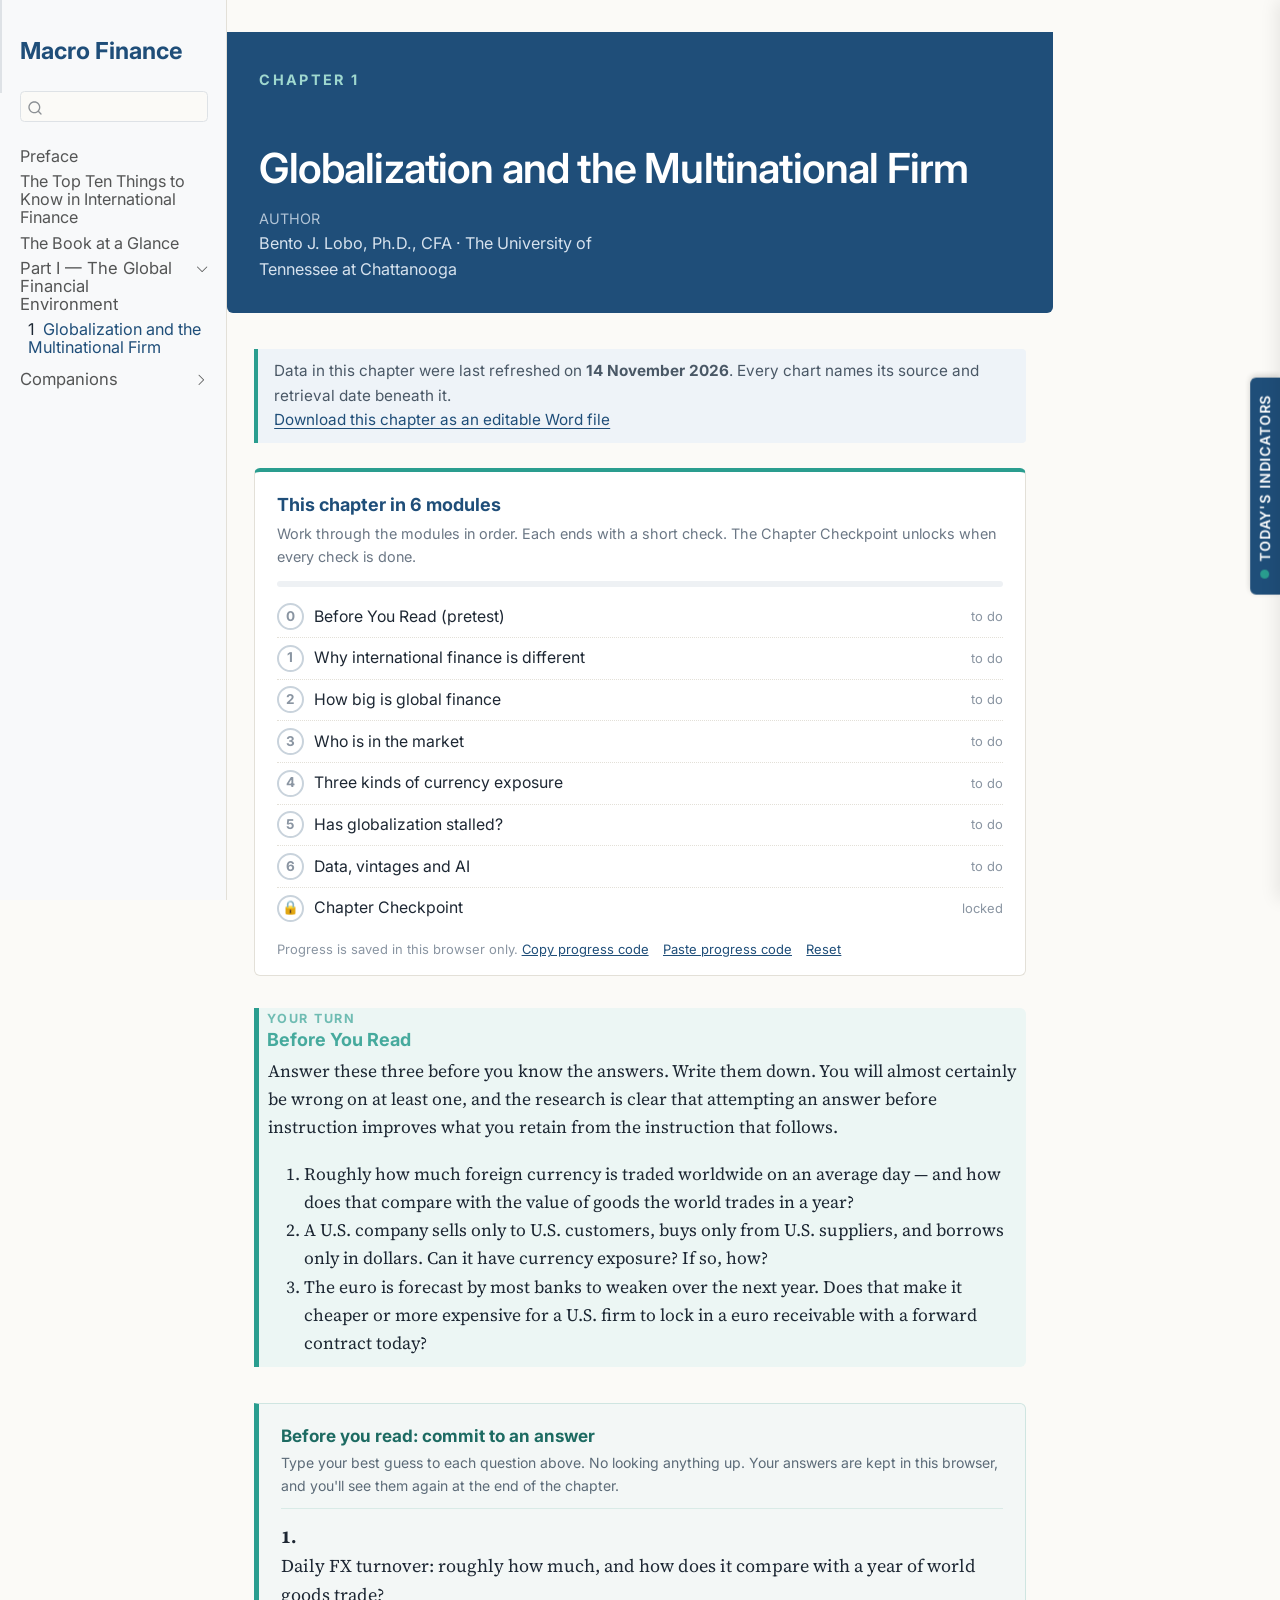
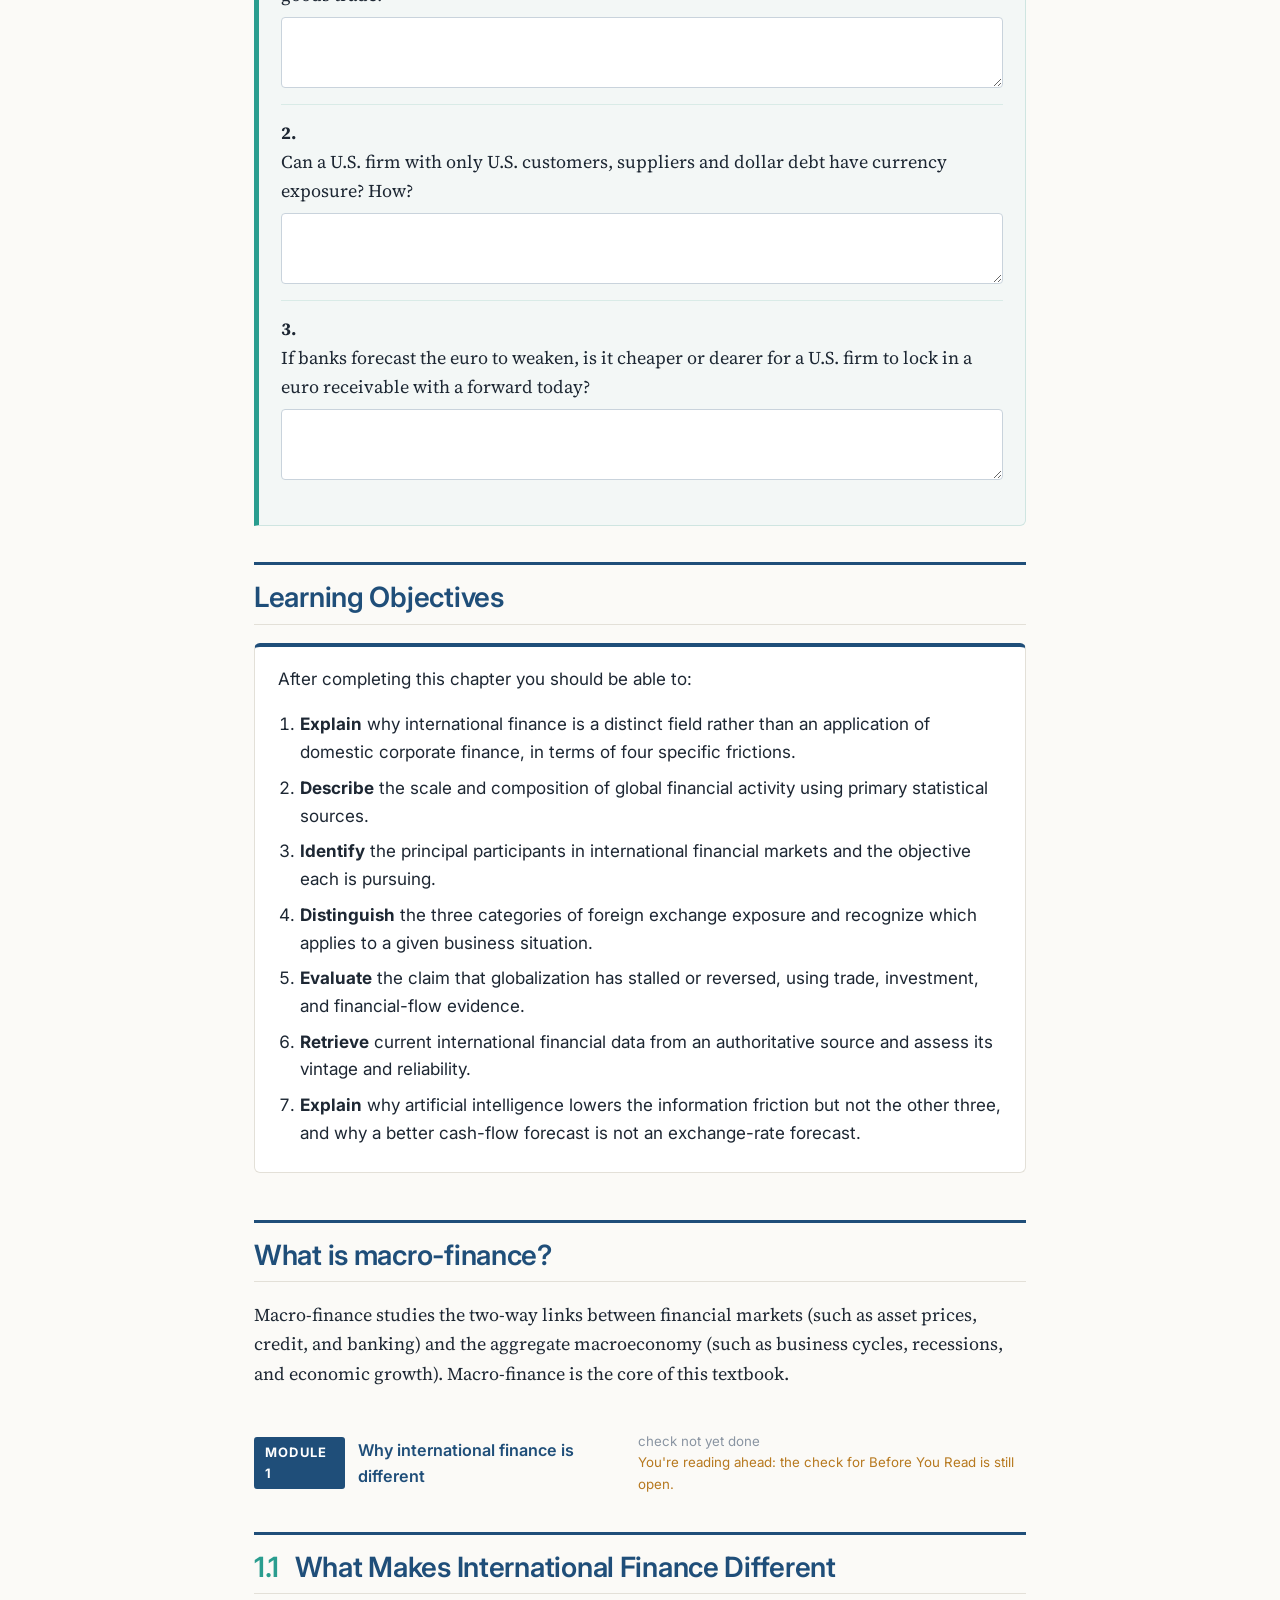
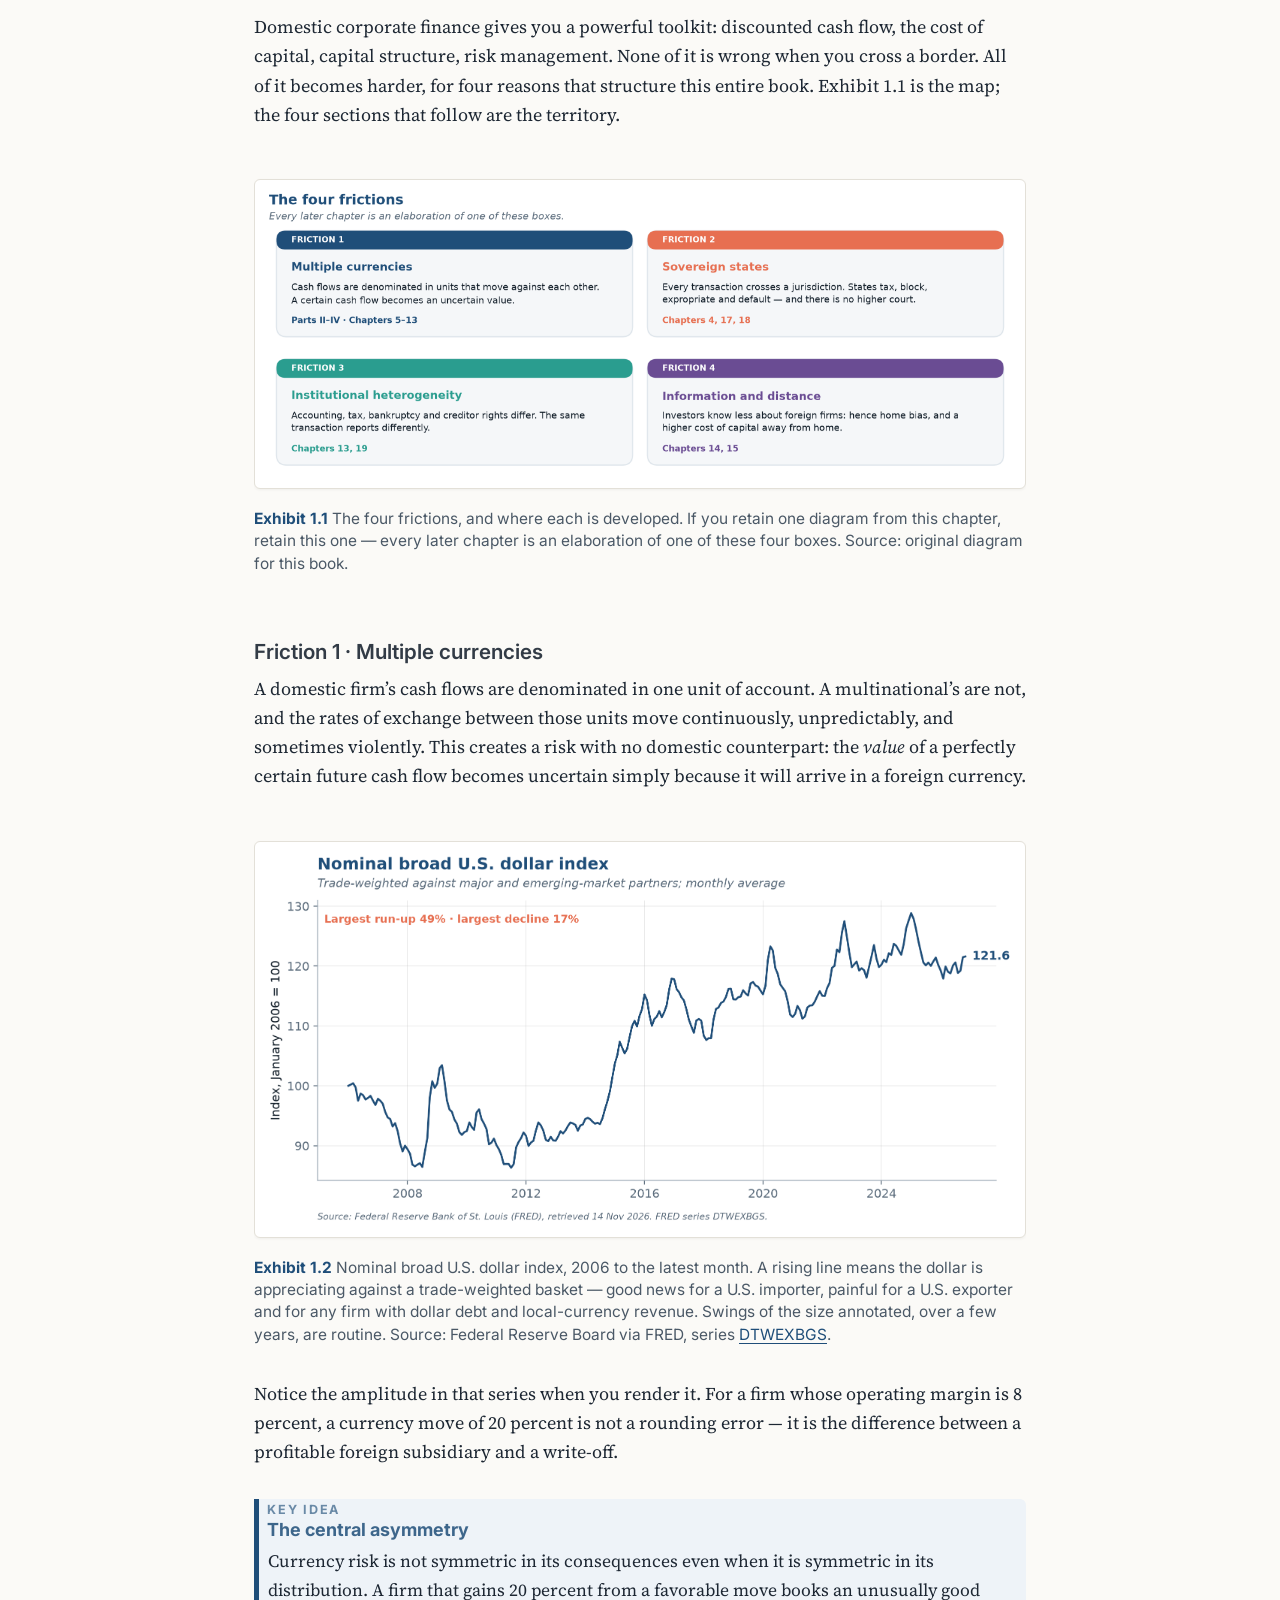
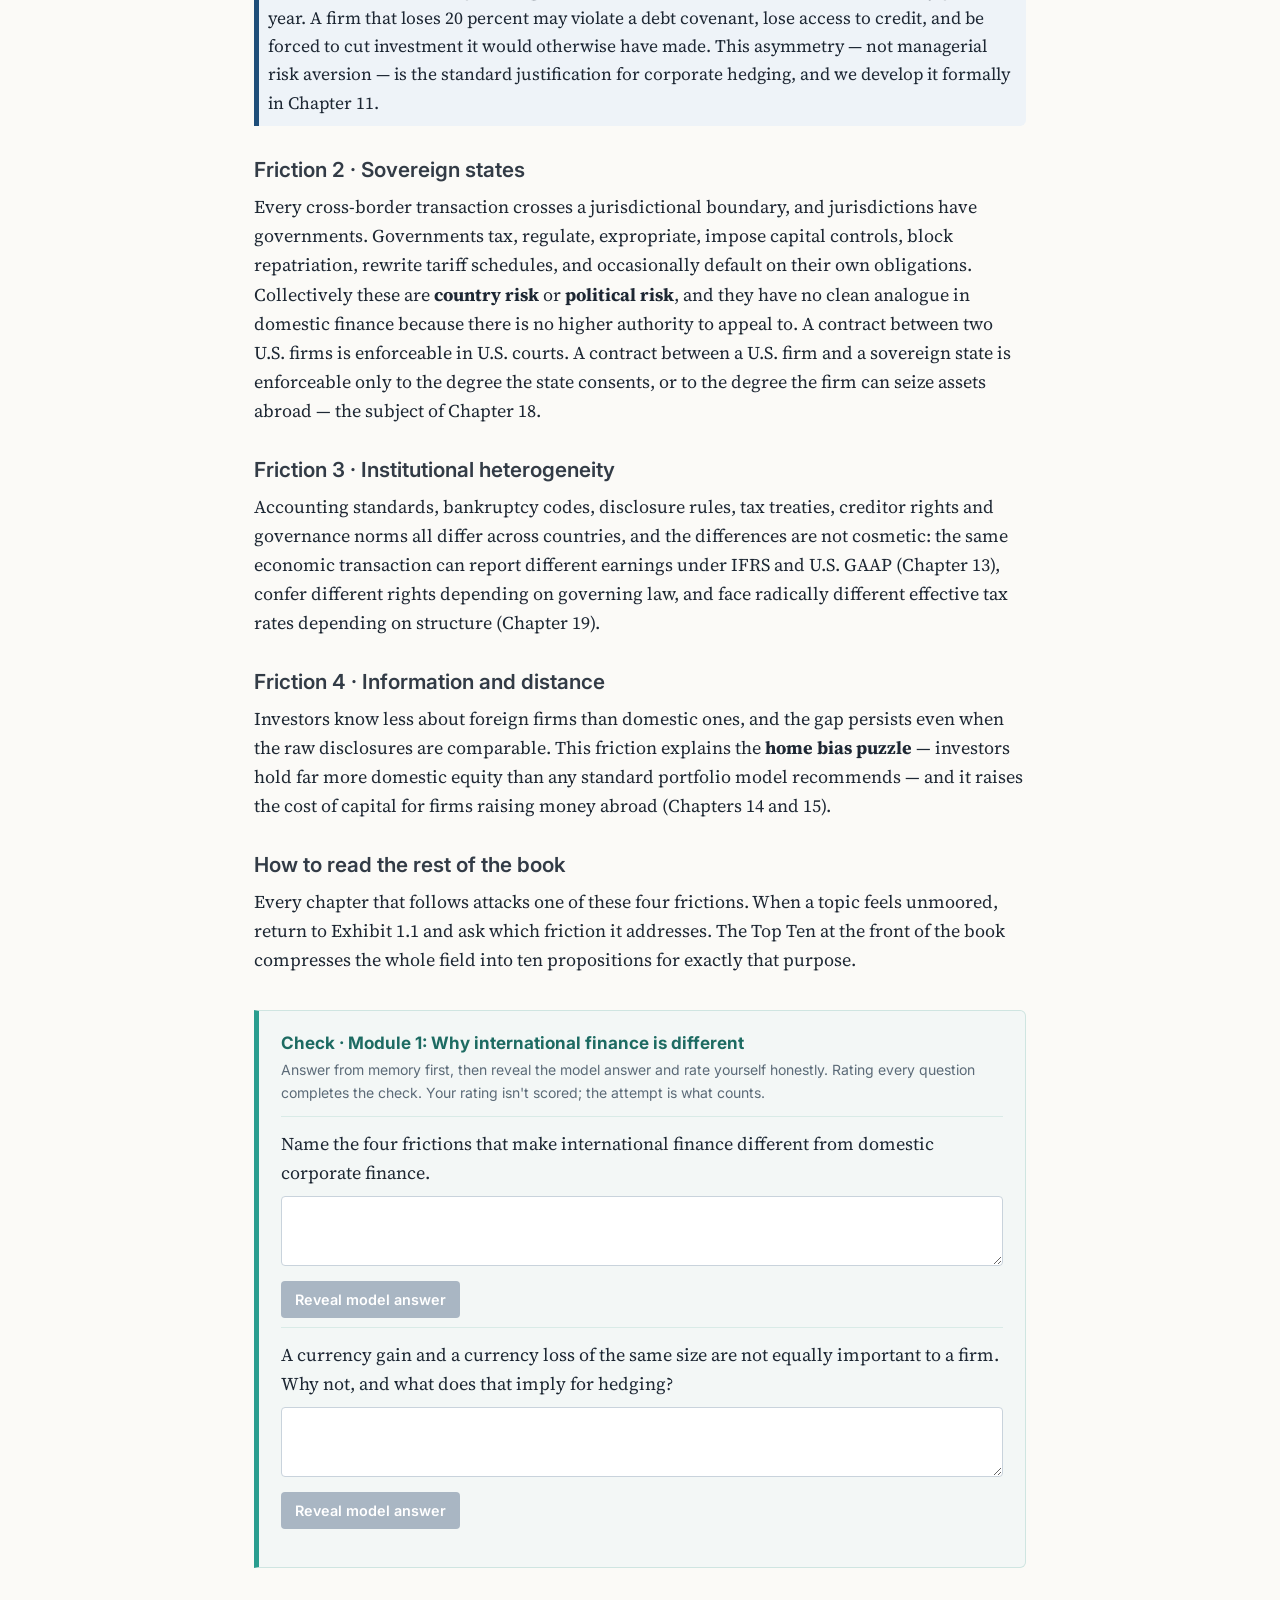
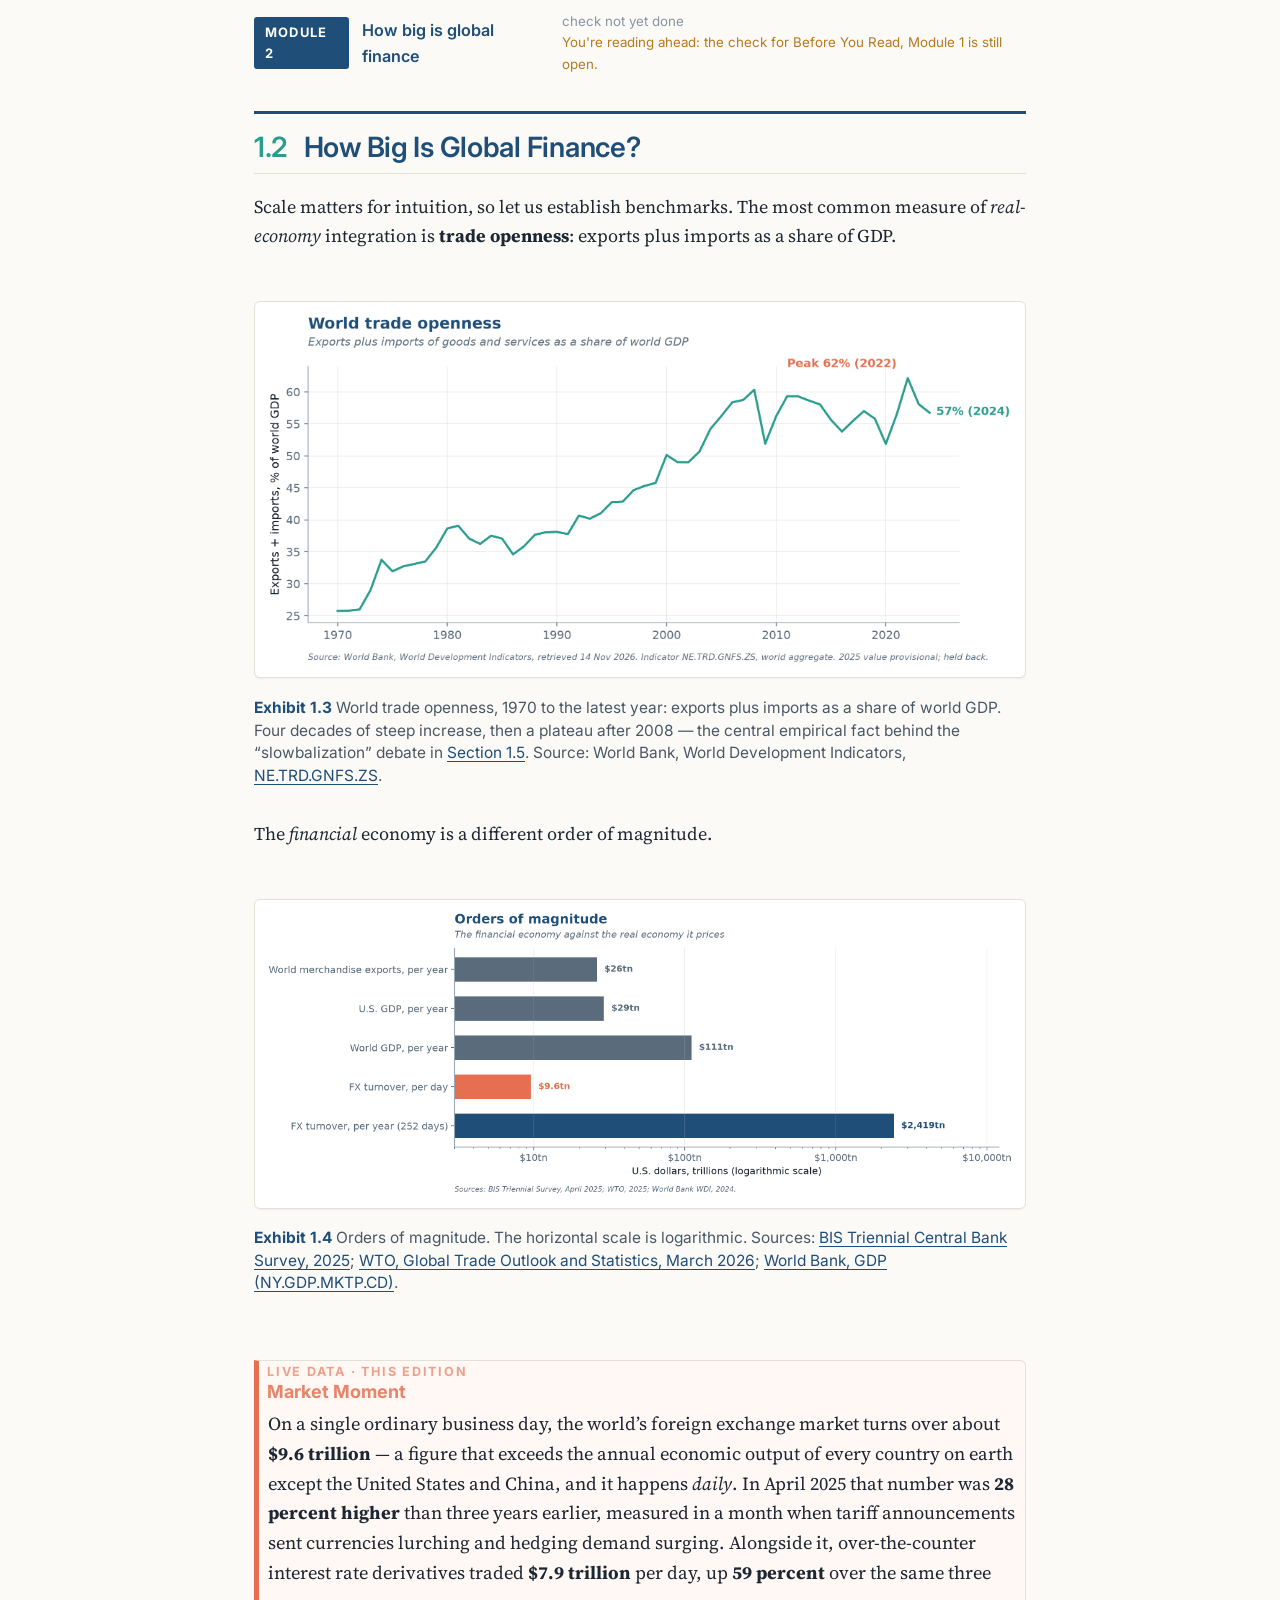
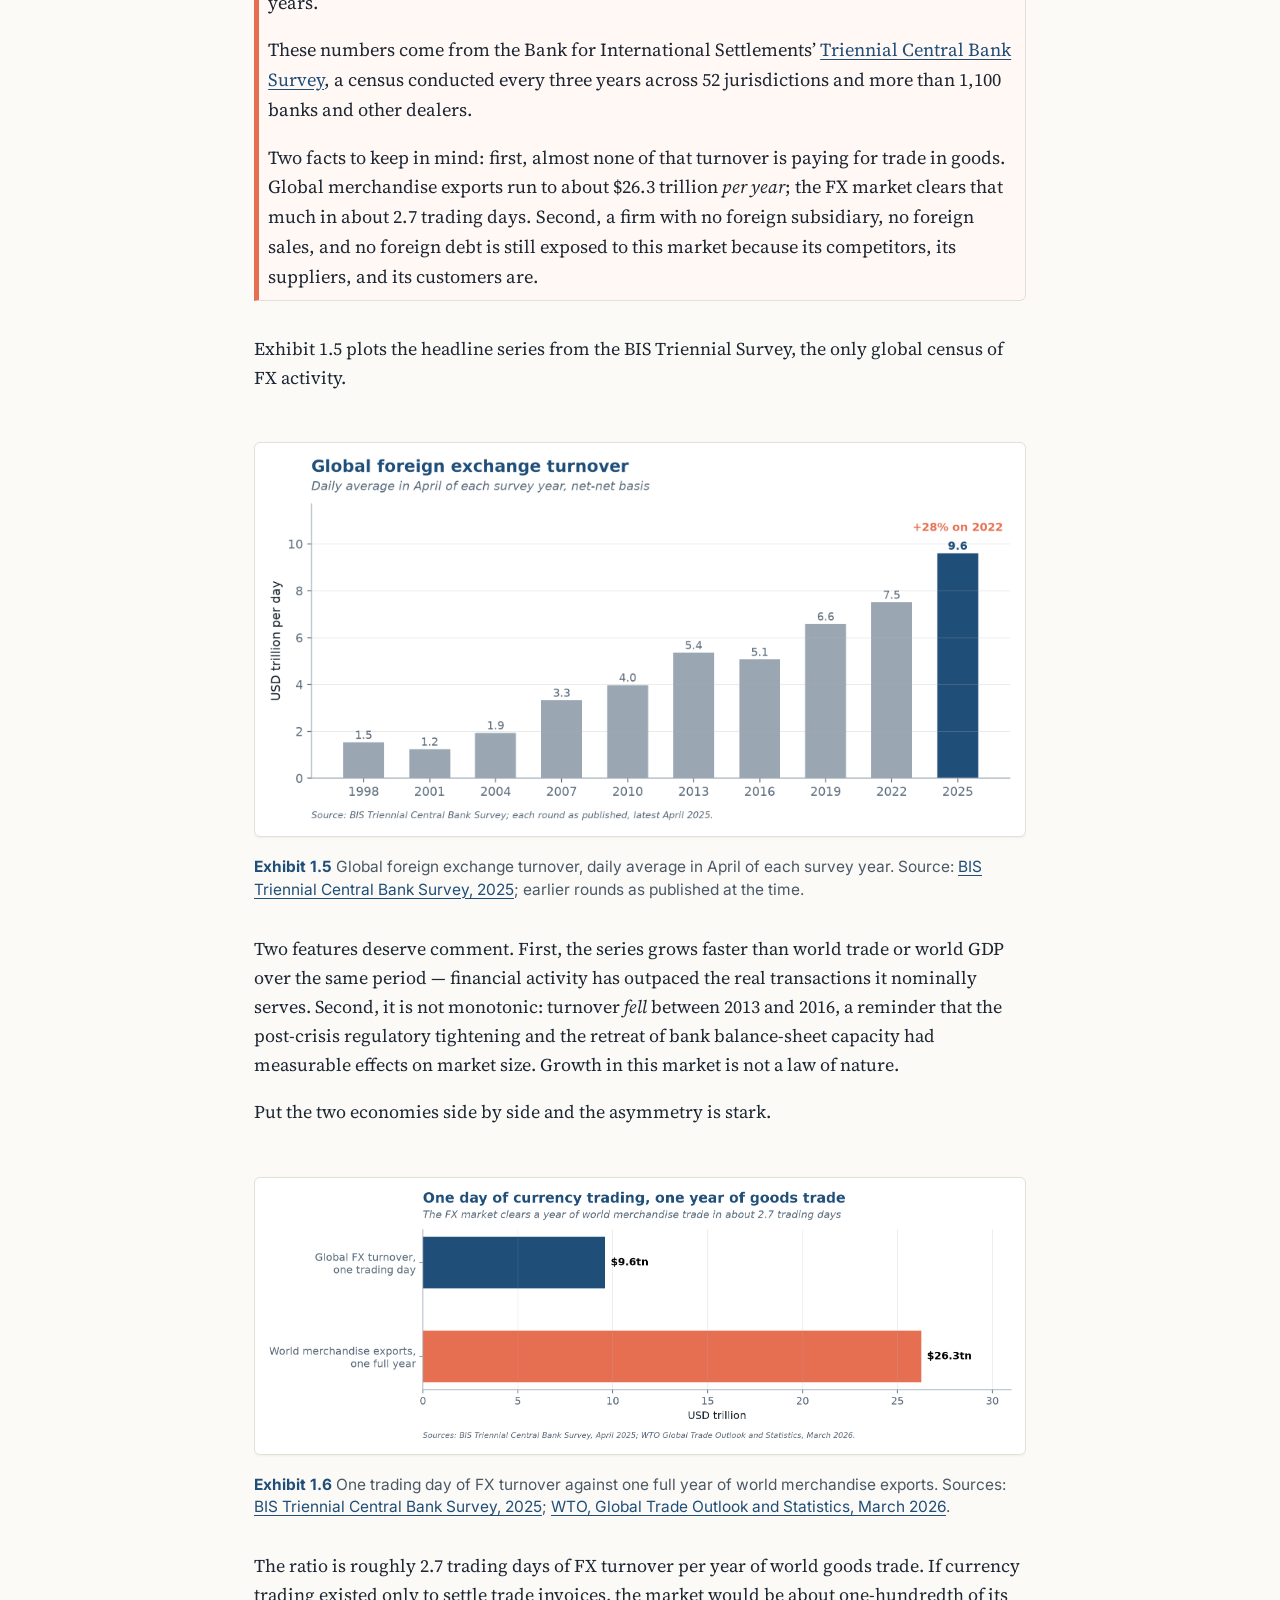
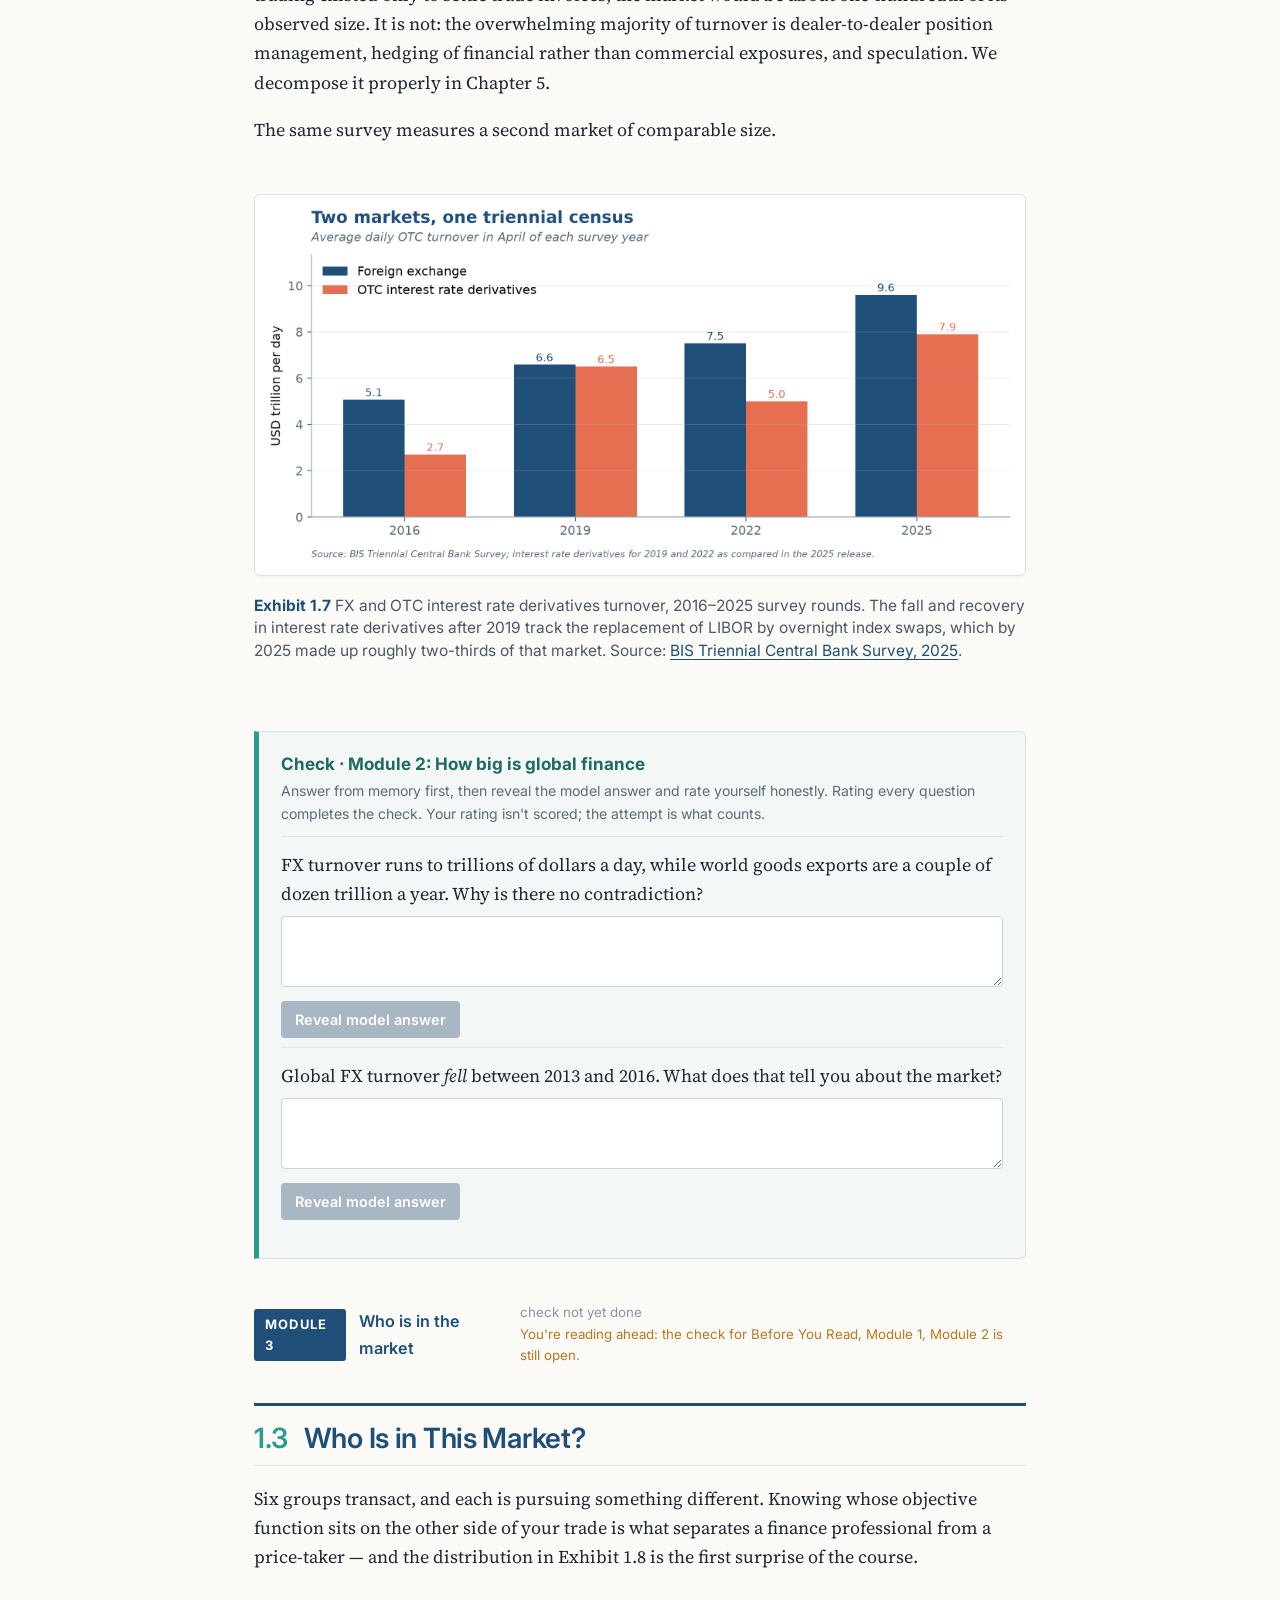
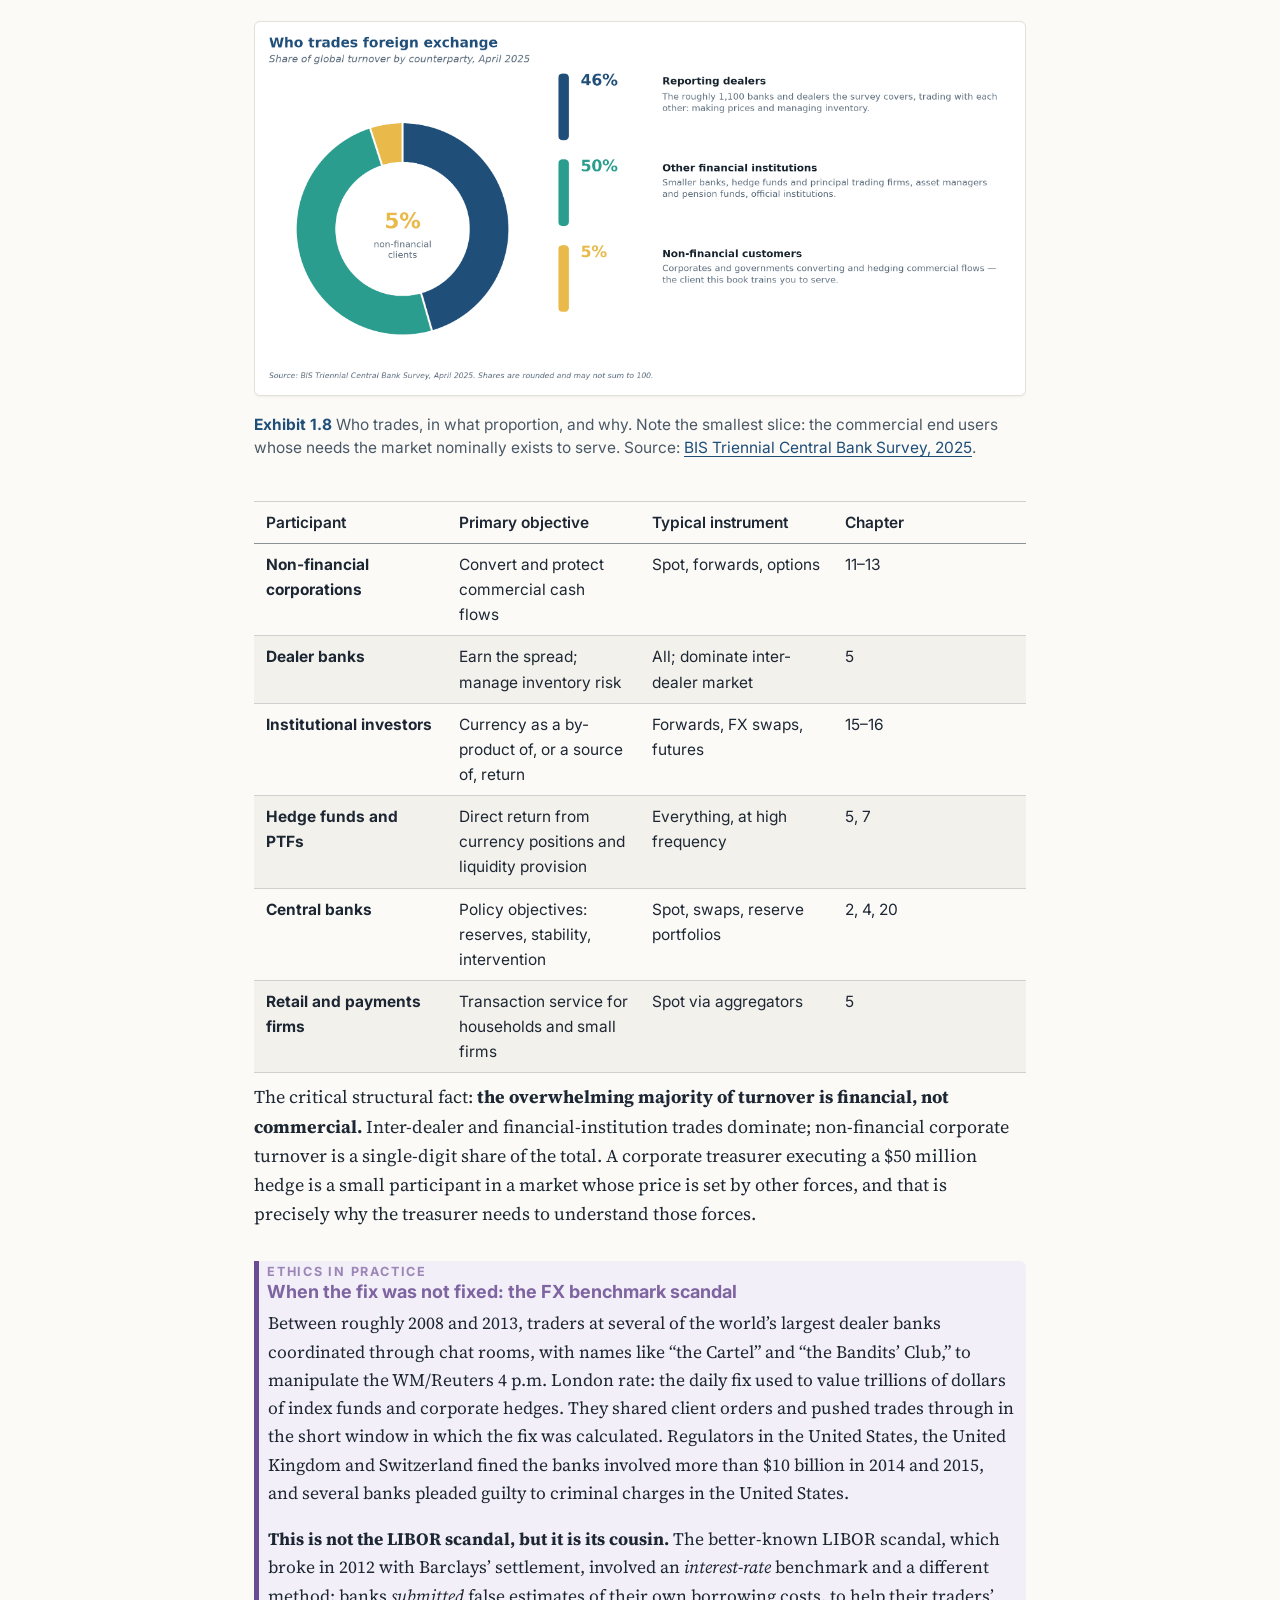
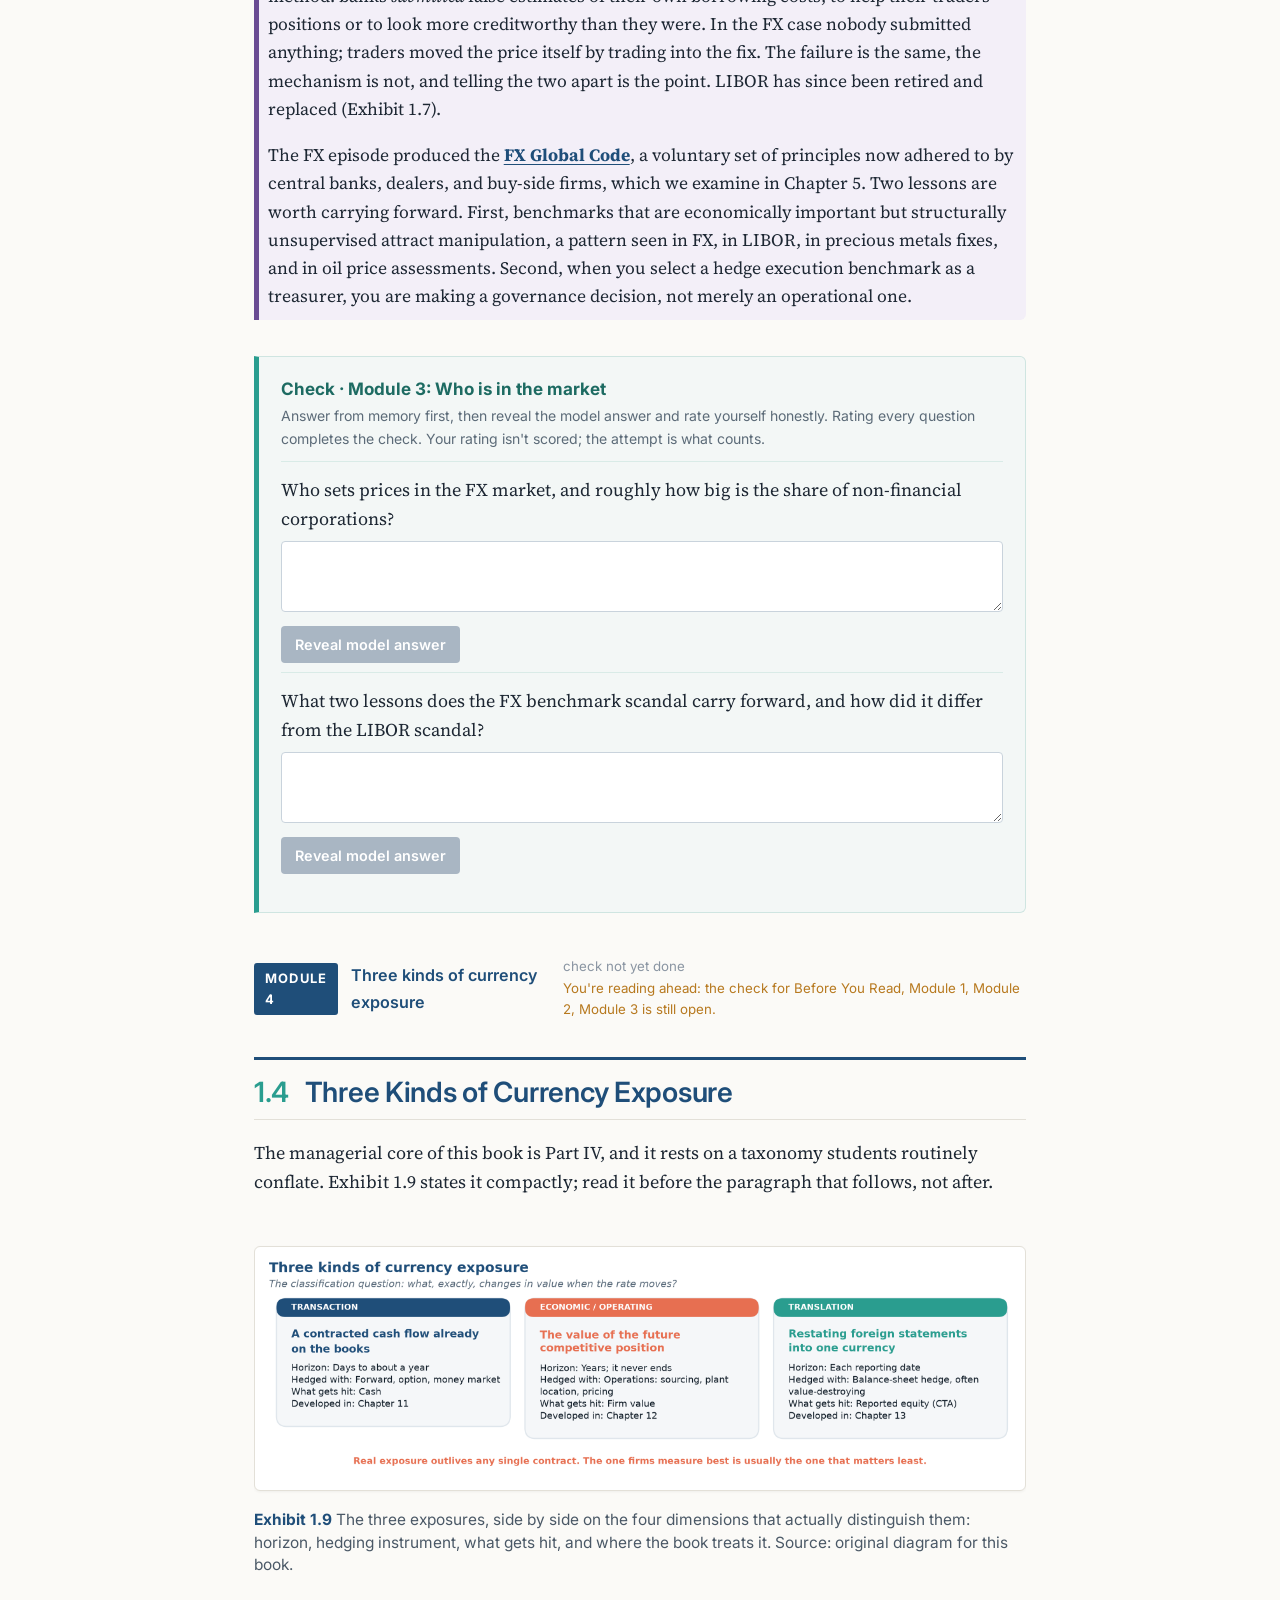
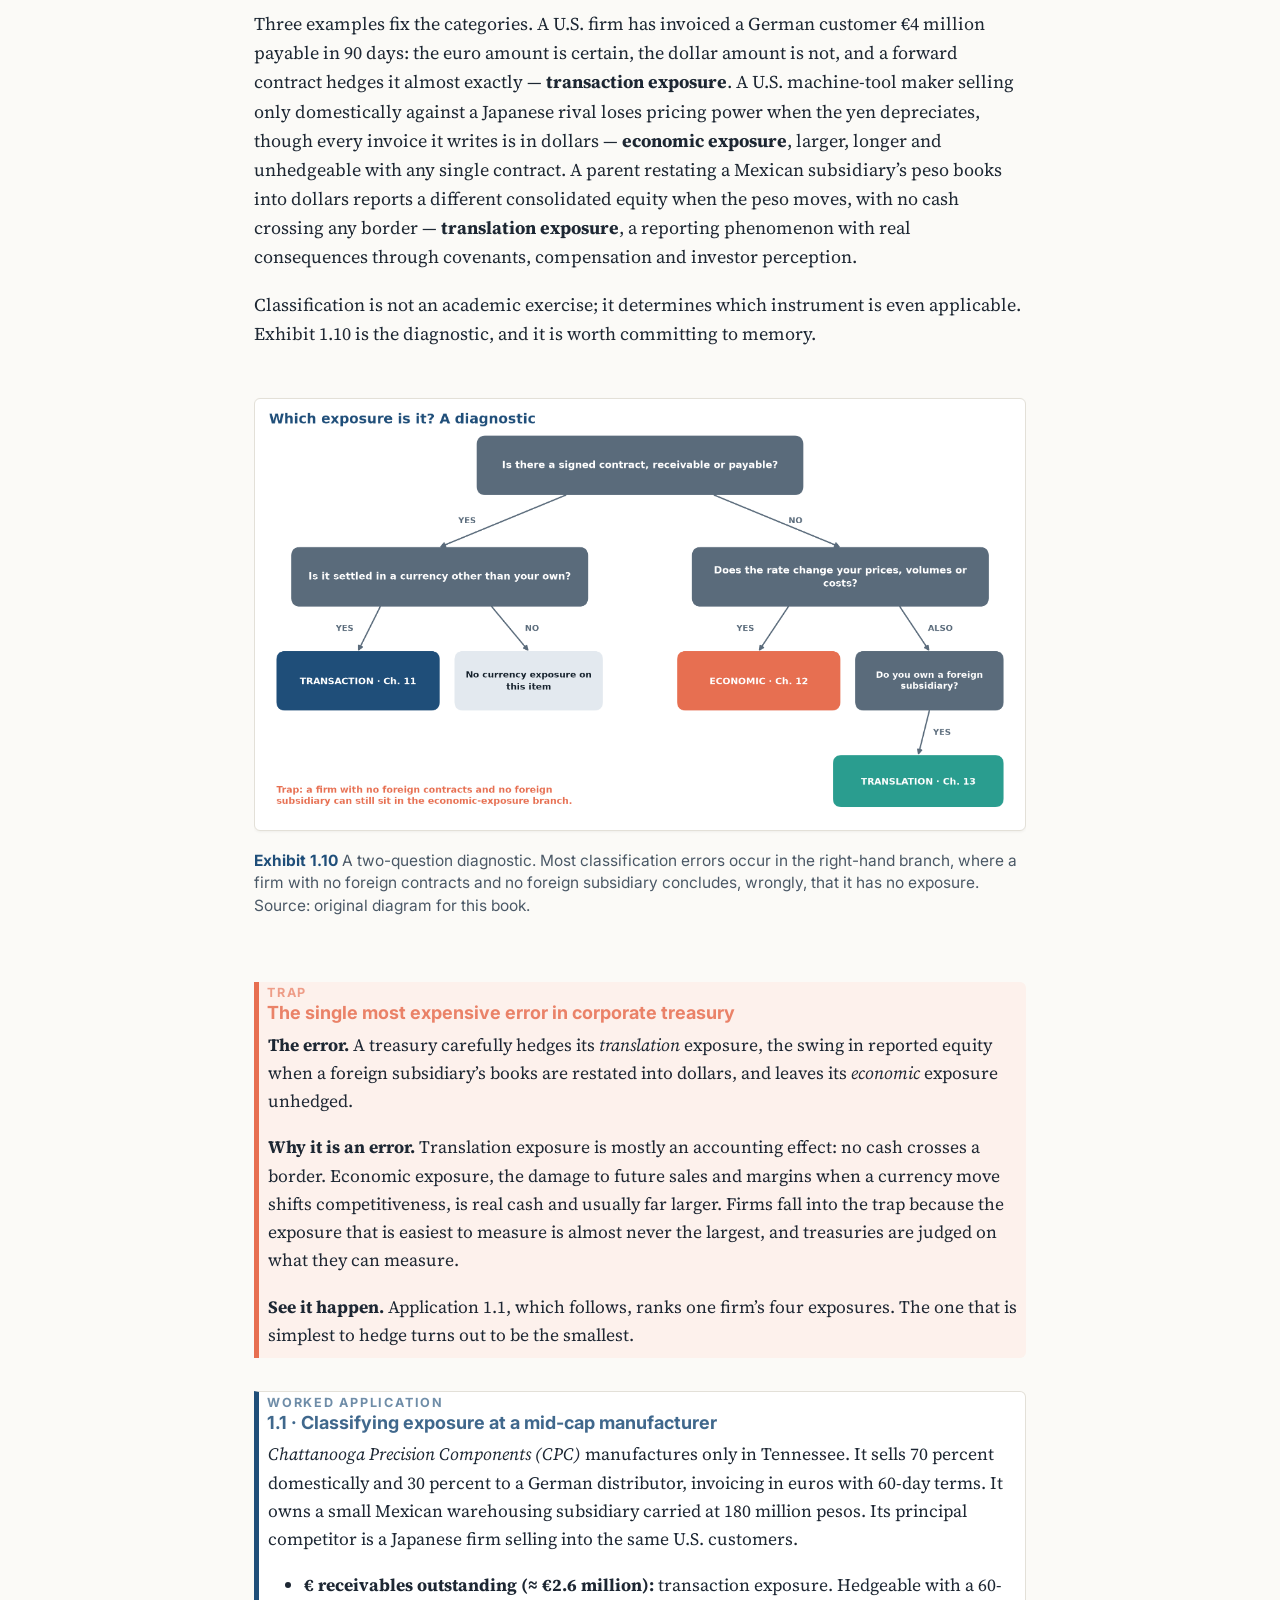
<file: chapters/01-introduction.html>
<!DOCTYPE html>
<html xmlns="http://www.w3.org/1999/xhtml" lang="en" xml:lang="en"><head>

<meta charset="utf-8">
<meta name="generator" content="quarto-1.11.9">

<meta name="viewport" content="width=device-width, initial-scale=1.0, user-scalable=yes">

<meta name="author" content="Bento J. Lobo, Ph.D., CFA · The University of Tennessee at Chattanooga">

<title>1&nbsp; Globalization and the Multinational Firm – Macro Finance</title>
<style>
/* Default styles provided by pandoc.
** See https://pandoc.org/MANUAL.html#variables-for-html for config info.
*/
span.smallcaps{font-variant: small-caps;}
div.columns{display: flex; gap: 1.5em;}
div.column{flex: auto;}
@media screen {
div.columns{gap: min(4vw, 1.5em);}
div.column{overflow-x: auto;}
}
div.hanging-indent{margin-left: 1.5em; text-indent: -1.5em;}
ul.task-list{list-style: none;}
ul.task-list li input[type="checkbox"] {
  width: 0.8em;
  margin: 0 0.8em 0.2em -1em; /* quarto-specific, see https://github.com/quarto-dev/quarto-cli/issues/4556 */ 
  vertical-align: middle;
}
</style>


<script src="../site_libs/quarto-nav/quarto-nav.js"></script>
<script src="../site_libs/quarto-nav/headroom.min.js"></script>
<script src="../site_libs/clipboard/clipboard.min.js"></script>
<script src="../site_libs/quarto-search/autocomplete.umd.js"></script>
<script src="../site_libs/quarto-search/fuse.min.js"></script>
<script src="../site_libs/quarto-search/quarto-search.js"></script>
<meta name="quarto:offset" content="../">
<link href="../companions/dossiers.html" rel="next">
<link href="../contents.html" rel="prev">
<script src="../site_libs/quarto-html/quarto.js" type="module"></script>
<script src="../site_libs/quarto-html/tabsets/tabsets.js" type="module"></script>
<script src="../site_libs/quarto-html/scrollable-regions/scrollable-regions.js" type="module"></script>
<script src="../site_libs/quarto-html/popper.min.js"></script>
<script src="../site_libs/quarto-html/tippy.umd.min.js"></script>
<script src="../site_libs/quarto-html/anchor.min.js"></script>
<link href="../site_libs/quarto-html/tippy.css" rel="stylesheet">
<link href="../site_libs/quarto-html/quarto-syntax-highlighting-63b5708e65d6cd79cd7618c58d0c21e7.css" rel="stylesheet" id="quarto-text-highlighting-styles">
<script src="../site_libs/bootstrap/bootstrap.min.js"></script>
<link href="../site_libs/bootstrap/bootstrap-icons.css" rel="stylesheet">
<link href="../site_libs/bootstrap/bootstrap-447c5dbdbaadf3195d746f842414959a.min.css" rel="stylesheet" append-hash="true" id="quarto-bootstrap" data-mode="light">
<script id="quarto-search-options" type="application/json">{
  "location": "sidebar",
  "copy-button": false,
  "collapse-after": 3,
  "panel-placement": "start",
  "type": "textbox",
  "limit": 50,
  "keyboard-shortcut": [
    "f",
    "/",
    "s"
  ],
  "show-item-context": false,
  "language": {
    "search-no-results-text": "No results",
    "search-matching-documents-text": "matching documents",
    "search-copy-link-title": "Copy link to search",
    "search-hide-matches-text": "Hide additional matches",
    "search-more-match-text": "more match in this document",
    "search-more-matches-text": "more matches in this document",
    "search-clear-button-title": "Clear",
    "search-text-placeholder": "",
    "search-detached-cancel-button-title": "Cancel",
    "search-submit-button-title": "Submit",
    "search-label": "Search"
  }
}</script>


</head>

<body class="nav-sidebar docked quarto-light"><a id="quarto-skip-link" class="visually-hidden-focusable" href="#quarto-document-content">Skip to main content</a>

<div id="quarto-search-results"></div>
  <header id="quarto-header" class="headroom fixed-top">
  <nav class="quarto-secondary-nav" aria-label="Toolbar">
    <div class="container-fluid d-flex">
      <button type="button" class="quarto-btn-toggle btn" data-bs-toggle="collapse" role="button" data-bs-target=".quarto-sidebar-collapse-item" aria-controls="quarto-sidebar" aria-expanded="false" aria-label="Toggle sidebar navigation" onclick="if (window.quartoToggleHeadroom) { window.quartoToggleHeadroom(); }">
        <i class="bi bi-layout-text-sidebar-reverse"></i>
      </button>
        <nav class="quarto-page-breadcrumbs" aria-label="Breadcrumbs"><ol class="breadcrumb"><li class="breadcrumb-item"><a href="../chapters/01-introduction.html">Part I — The Global Financial Environment</a></li><li class="breadcrumb-item"><a href="../chapters/01-introduction.html"><span class="chapter-number">1</span>&nbsp; <span class="chapter-title">Globalization and the Multinational Firm</span></a></li></ol></nav>
        <a class="flex-grow-1" data-bs-toggle="collapse" data-bs-target=".quarto-sidebar-collapse-item" onclick="if (window.quartoToggleHeadroom) { window.quartoToggleHeadroom(); }">      
        </a>
      <button type="button" class="btn quarto-search-button" aria-label="Search" onclick="window.quartoOpenSearch();">
        <i class="bi bi-search"></i>
      </button>
    </div>
  </nav>
</header>
<!-- content -->
<div id="quarto-content" class="quarto-container page-columns page-rows-contents page-layout-article">
<!-- sidebar -->
  <nav id="quarto-sidebar" class="sidebar collapse collapse-horizontal quarto-sidebar-collapse-item sidebar-navigation docked overflow-auto" aria-label="Site">
    <div class="pt-lg-2 mt-2 text-left sidebar-header">
    <div class="sidebar-title mb-0 py-0">
      <a href="../">Macro Finance</a> 
    </div>
      </div>
        <div class="mt-2 flex-shrink-0 align-items-center">
        <div class="sidebar-search">
        <div id="quarto-search" class="" title="Search"></div>
        </div>
        </div>
    <div class="sidebar-menu-container"> 
    <ul class="list-unstyled mt-1">
        <li class="sidebar-item">
  <div class="sidebar-item-container"> 
  <a href="../index.html" class="sidebar-item-text sidebar-link">
 <span class="menu-text">Preface</span></a>
  </div>
</li>
        <li class="sidebar-item">
  <div class="sidebar-item-container"> 
  <a href="../front/top-ten.html" class="sidebar-item-text sidebar-link">
 <span class="menu-text">The Top Ten Things to Know in International Finance</span></a>
  </div>
</li>
        <li class="sidebar-item">
  <div class="sidebar-item-container"> 
  <a href="../contents.html" class="sidebar-item-text sidebar-link">
 <span class="menu-text">The Book at a Glance</span></a>
  </div>
</li>
        <li class="sidebar-item sidebar-item-section">
      <div class="sidebar-item-container"> 
            <button type="button" class="sidebar-item-text sidebar-item-toggle sidebar-link text-start" data-bs-toggle="collapse" data-bs-target="#quarto-sidebar-section-1" aria-controls="quarto-sidebar-section-1" aria-expanded="true">
 <span class="menu-text" id="quarto-sidebar-section-1-label">Part I — The Global Financial Environment</span><i class="bi bi-chevron-right" aria-hidden="true"></i></button>
      </div>
      <ul id="quarto-sidebar-section-1" aria-labelledby="quarto-sidebar-section-1-label" class="collapse list-unstyled sidebar-section depth1 show">  
          <li class="sidebar-item">
  <div class="sidebar-item-container"> 
  <a href="../chapters/01-introduction.html" class="sidebar-item-text sidebar-link active">
 <span class="menu-text"><span class="chapter-number">1</span>&nbsp; <span class="chapter-title">Globalization and the Multinational Firm</span></span></a>
  </div>
</li>
      </ul>
  </li>
        <li class="sidebar-item sidebar-item-section">
      <div class="sidebar-item-container"> 
            <button type="button" class="sidebar-item-text sidebar-item-toggle sidebar-link text-start collapsed" data-bs-toggle="collapse" data-bs-target="#quarto-sidebar-section-2" aria-controls="quarto-sidebar-section-2" aria-expanded="false">
 <span class="menu-text" id="quarto-sidebar-section-2-label">Companions</span><i class="bi bi-chevron-right" aria-hidden="true"></i></button>
      </div>
      <ul id="quarto-sidebar-section-2" aria-labelledby="quarto-sidebar-section-2-label" class="collapse list-unstyled sidebar-section depth1 ">  
          <li class="sidebar-item">
  <div class="sidebar-item-container"> 
  <a href="../companions/dossiers.html" class="sidebar-item-text sidebar-link">
 <span class="menu-text">In the News · Dossiers</span></a>
  </div>
</li>
          <li class="sidebar-item">
  <div class="sidebar-item-container"> 
  <a href="../companions/ai.html" class="sidebar-item-text sidebar-link">
 <span class="menu-text">AI in International Finance</span></a>
  </div>
</li>
          <li class="sidebar-item">
  <div class="sidebar-item-container"> 
  <a href="../companions/beyond-the-page.html" class="sidebar-item-text sidebar-link">
 <span class="menu-text">Beyond the Page</span></a>
  </div>
</li>
      </ul>
  </li>
    </ul>
    </div>
</nav>
<div id="quarto-sidebar-glass" class="quarto-sidebar-collapse-item" data-bs-toggle="collapse" data-bs-target=".quarto-sidebar-collapse-item"></div>
<!-- margin-sidebar -->
    <div id="quarto-margin-sidebar" class="sidebar margin-sidebar">
        <nav id="TOC" role="doc-toc" aria-labelledby="toc-title" class="toc-active">
    <h2 id="toc-title">On this page</h2>
   
  <ul>
  <li><a href="#learning-objectives" id="toc-learning-objectives" class="nav-link active" data-scroll-target="#learning-objectives">Learning Objectives</a></li>
  <li><a href="#what-is-macro-finance" id="toc-what-is-macro-finance" class="nav-link" data-scroll-target="#what-is-macro-finance">What is macro-finance?</a></li>
  <li><a href="#sec-frictions" id="toc-sec-frictions" class="nav-link" data-scroll-target="#sec-frictions"><span class="header-section-number">1.1</span> What Makes International Finance Different</a>
  <ul class="collapse">
  <li><a href="#friction-1-multiple-currencies" id="toc-friction-1-multiple-currencies" class="nav-link" data-scroll-target="#friction-1-multiple-currencies">Friction 1 · Multiple currencies</a></li>
  <li><a href="#friction-2-sovereign-states" id="toc-friction-2-sovereign-states" class="nav-link" data-scroll-target="#friction-2-sovereign-states">Friction 2 · Sovereign states</a></li>
  <li><a href="#friction-3-institutional-heterogeneity" id="toc-friction-3-institutional-heterogeneity" class="nav-link" data-scroll-target="#friction-3-institutional-heterogeneity">Friction 3 · Institutional heterogeneity</a></li>
  <li><a href="#friction-4-information-and-distance" id="toc-friction-4-information-and-distance" class="nav-link" data-scroll-target="#friction-4-information-and-distance">Friction 4 · Information and distance</a></li>
  <li><a href="#how-to-read-the-rest-of-the-book" id="toc-how-to-read-the-rest-of-the-book" class="nav-link" data-scroll-target="#how-to-read-the-rest-of-the-book">How to read the rest of the book</a></li>
  </ul></li>
  <li><a href="#sec-scale" id="toc-sec-scale" class="nav-link" data-scroll-target="#sec-scale"><span class="header-section-number">1.2</span> How Big Is Global Finance?</a></li>
  <li><a href="#sec-participants" id="toc-sec-participants" class="nav-link" data-scroll-target="#sec-participants"><span class="header-section-number">1.3</span> Who Is in This Market?</a></li>
  <li><a href="#sec-exposure" id="toc-sec-exposure" class="nav-link" data-scroll-target="#sec-exposure"><span class="header-section-number">1.4</span> Three Kinds of Currency Exposure</a></li>
  <li><a href="#sec-globalization" id="toc-sec-globalization" class="nav-link" data-scroll-target="#sec-globalization"><span class="header-section-number">1.5</span> Has Globalization Stalled?</a></li>
  <li><a href="#in-the-news" id="toc-in-the-news" class="nav-link" data-scroll-target="#in-the-news">In the News</a></li>
  <li><a href="#sec-data" id="toc-sec-data" class="nav-link" data-scroll-target="#sec-data"><span class="header-section-number">1.6</span> How This Book Handles Data</a></li>
  <li><a href="#sec-ai" id="toc-sec-ai" class="nav-link" data-scroll-target="#sec-ai"><span class="header-section-number">1.7</span> AI and the Four Frictions</a></li>
  <li><a href="#sec-lab" id="toc-sec-lab" class="nav-link" data-scroll-target="#sec-lab"><span class="header-section-number">1.8</span> Live Data Lab · Taking the temperature of the global economy</a></li>
  <li><a href="#summary" id="toc-summary" class="nav-link" data-scroll-target="#summary">Summary</a></li>
  <li><a href="#key-terms" id="toc-key-terms" class="nav-link" data-scroll-target="#key-terms">Key Terms</a></li>
  <li><a href="#recall-ledger" id="toc-recall-ledger" class="nav-link" data-scroll-target="#recall-ledger">Recall Ledger</a></li>
  <li><a href="#chapter-checkpoint" id="toc-chapter-checkpoint" class="nav-link" data-scroll-target="#chapter-checkpoint">Chapter Checkpoint</a></li>
  <li><a href="#problems" id="toc-problems" class="nav-link" data-scroll-target="#problems">Problems</a>
  <ul class="collapse">
  <li><a href="#a-concept" id="toc-a-concept" class="nav-link" data-scroll-target="#a-concept">A · Concept</a></li>
  <li><a href="#b-quantitative" id="toc-b-quantitative" class="nav-link" data-scroll-target="#b-quantitative">B · Quantitative</a></li>
  <li><a href="#c-analytical" id="toc-c-analytical" class="nav-link" data-scroll-target="#c-analytical">C · Analytical</a></li>
  </ul></li>
  <li><a href="#mini-case-volkswagens-2-billion-hedge-that-wasnt" id="toc-mini-case-volkswagens-2-billion-hedge-that-wasnt" class="nav-link" data-scroll-target="#mini-case-volkswagens-2-billion-hedge-that-wasnt">Mini-Case · Volkswagen’s $2 Billion Hedge That Wasn’t</a></li>
  <li><a href="#references-and-further-reading" id="toc-references-and-further-reading" class="nav-link" data-scroll-target="#references-and-further-reading">References and Further Reading</a></li>
  </ul>
</nav>
    </div>
<!-- main -->
<main class="content" id="quarto-document-content" tabindex="-1">

<header id="title-block-header" class="quarto-title-block default"><nav class="quarto-page-breadcrumbs quarto-title-breadcrumbs d-none d-lg-block" aria-label="Breadcrumbs"><ol class="breadcrumb"><li class="breadcrumb-item"><a href="../chapters/01-introduction.html">Part I — The Global Financial Environment</a></li><li class="breadcrumb-item"><a href="../chapters/01-introduction.html"><span class="chapter-number">1</span>&nbsp; <span class="chapter-title">Globalization and the Multinational Firm</span></a></li></ol></nav>
<div class="quarto-title">
<h1 class="title"><span class="chapter-number">1</span>&nbsp; <span class="chapter-title">Globalization and the Multinational Firm</span></h1>
</div>



<div class="quarto-title-meta">

    <div>
    <div class="quarto-title-meta-heading">Author</div>
    <div class="quarto-title-meta-contents">
             <p>Bento J. Lobo, Ph.D., CFA · The University of Tennessee at Chattanooga </p>
          </div>
  </div>
    
  
    
  </div>
  


</header>


<div class="vintage">
<p>Data in this chapter were last refreshed on <strong>14 November 2026</strong>. Every chart names its source and retrieval date beneath it.</p>
<p><a href="../downloads/Chapter-01-Globalization-and-the-Multinational-Firm_v10.docx">Download this chapter as an editable Word file</a></p>
</div>
<div id="module-map" data-chapter="ch01">
<p>This chapter is organized as six modules, each ending with a short check, followed by a Chapter Checkpoint. The web edition tracks your progress.</p>
</div>
<div class="mf-box mf-activity callout callout-style-default callout-note no-icon callout-titled">
<div class="callout-header d-flex align-content-center">
<div class="callout-icon-container">
<i class="callout-icon no-icon"></i>
</div>
<div class="callout-title-container flex-fill">
<span class="screen-reader-only">Note</span>Before You Read
</div>
</div>
<div class="callout-body-container callout-body">
<p>Answer these three before you know the answers. Write them down. You will almost certainly be wrong on at least one, and the research is clear that attempting an answer before instruction improves what you retain from the instruction that follows.</p>
<ol type="1">
<li>Roughly how much foreign currency is traded worldwide on an average day — and how does that compare with the value of goods the world trades in a year?</li>
<li>A U.S. company sells only to U.S. customers, buys only from U.S. suppliers, and borrows only in dollars. Can it have currency exposure? If so, how?</li>
<li>The euro is forecast by most banks to weaken over the next year. Does that make it cheaper or more expensive for a U.S. firm to lock in a euro receivable with a forward contract today?</li>
</ol>
</div>
</div>
<div class="gate pretest" data-module="0">
<div class="q">
<p>Daily FX turnover: roughly how much, and how does it compare with a year of world goods trade?</p>
</div>
<div class="q">
<p>Can a U.S. firm with only U.S. customers, suppliers and dollar debt have currency exposure? How?</p>
</div>
<div class="q">
<p>If banks forecast the euro to weaken, is it cheaper or dearer for a U.S. firm to lock in a euro receivable with a forward today?</p>
</div>
</div>
<section id="learning-objectives" class="level2 unnumbered">
<h2 class="unnumbered anchored" data-anchor-id="learning-objectives">Learning Objectives</h2>
<div class="objectives">
<p>After completing this chapter you should be able to:</p>
<ol type="1">
<li><strong>Explain</strong> why international finance is a distinct field rather than an application of domestic corporate finance, in terms of four specific frictions.</li>
<li><strong>Describe</strong> the scale and composition of global financial activity using primary statistical sources.</li>
<li><strong>Identify</strong> the principal participants in international financial markets and the objective each is pursuing.</li>
<li><strong>Distinguish</strong> the three categories of foreign exchange exposure and recognize which applies to a given business situation.</li>
<li><strong>Evaluate</strong> the claim that globalization has stalled or reversed, using trade, investment, and financial-flow evidence.</li>
<li><strong>Retrieve</strong> current international financial data from an authoritative source and assess its vintage and reliability.</li>
<li><strong>Explain</strong> why artificial intelligence lowers the information friction but not the other three, and why a better cash-flow forecast is not an exchange-rate forecast.</li>
</ol>
</div>
</section>
<section id="what-is-macro-finance" class="level2 unnumbered">
<h2 class="unnumbered anchored" data-anchor-id="what-is-macro-finance">What is macro-finance?</h2>
<p>Macro-finance studies the two-way links between financial markets (such as asset prices, credit, and banking) and the aggregate macroeconomy (such as business cycles, recessions, and economic growth). Macro-finance is the core of this textbook.</p>
<div class="module-banner" data-n="1" data-title="Why international finance is different">
<p><strong>Module 1 · Why international finance is different</strong></p>
</div>
</section>
<section id="sec-frictions" class="level2" data-number="1.1">
<h2 data-number="1.1" class="anchored" data-anchor-id="sec-frictions"><span class="header-section-number">1.1</span> What Makes International Finance Different</h2>
<p>Domestic corporate finance gives you a powerful toolkit: discounted cash flow, the cost of capital, capital structure, risk management. None of it is wrong when you cross a border. All of it becomes harder, for four reasons that structure this entire book. Exhibit 1.1 is the map; the four sections that follow are the territory.</p>
<div id="cell-ex0102" class="cell" data-execution_count="2">
<div class="cell-output cell-output-display">
<div id="ex0102" class="quarto-figure quarto-figure-center anchored">
<figure class="figure">
<p><img src="01-introduction_files/figure-html/ex0102-output-1.png" width="1188" height="461" class="figure-img"></p>
<figcaption><strong>Exhibit 1.1</strong> The four frictions, and where each is developed. If you retain one diagram from this chapter, retain this one — every later chapter is an elaboration of one of these four boxes. Source: original diagram for this book.</figcaption>
</figure>
</div>
</div>
</div>
<section id="friction-1-multiple-currencies" class="level3">
<h3 class="anchored" data-anchor-id="friction-1-multiple-currencies">Friction 1 · Multiple currencies</h3>
<p>A domestic firm’s cash flows are denominated in one unit of account. A multinational’s are not, and the rates of exchange between those units move continuously, unpredictably, and sometimes violently. This creates a risk with no domestic counterpart: the <em>value</em> of a perfectly certain future cash flow becomes uncertain simply because it will arrive in a foreign currency.</p>
<div id="cell-ex0103" class="cell" data-execution_count="3">
<div class="cell-output cell-output-display">
<div id="ex0103" class="quarto-figure quarto-figure-center anchored">
<figure class="figure">
<p><img src="01-introduction_files/figure-html/ex0103-output-1.png" width="1006" height="507" class="figure-img"></p>
<figcaption><strong>Exhibit 1.2</strong> Nominal broad U.S. dollar index, 2006 to the latest month. A rising line means the dollar is appreciating against a trade-weighted basket — good news for a U.S. importer, painful for a U.S. exporter and for any firm with dollar debt and local-currency revenue. Swings of the size annotated, over a few years, are routine. Source: Federal Reserve Board via FRED, series <a href="https://fred.stlouisfed.org/series/DTWEXBGS">DTWEXBGS</a>.</figcaption>
</figure>
</div>
</div>
</div>
<p>Notice the amplitude in that series when you render it. For a firm whose operating margin is 8 percent, a currency move of 20 percent is not a rounding error — it is the difference between a profitable foreign subsidiary and a write-off.</p>
<div class="mf-box mf-keyidea callout callout-style-default callout-note no-icon callout-titled">
<div class="callout-header d-flex align-content-center">
<div class="callout-icon-container">
<i class="callout-icon no-icon"></i>
</div>
<div class="callout-title-container flex-fill">
<span class="screen-reader-only">Note</span>The central asymmetry
</div>
</div>
<div class="callout-body-container callout-body">
<p>Currency risk is not symmetric in its consequences even when it is symmetric in its distribution. A firm that gains 20 percent from a favorable move books an unusually good year. A firm that loses 20 percent may violate a debt covenant, lose access to credit, and be forced to cut investment it would otherwise have made. This asymmetry — not managerial risk aversion — is the standard justification for corporate hedging, and we develop it formally in Chapter 11.</p>
</div>
</div>
</section>
<section id="friction-2-sovereign-states" class="level3">
<h3 class="anchored" data-anchor-id="friction-2-sovereign-states">Friction 2 · Sovereign states</h3>
<p>Every cross-border transaction crosses a jurisdictional boundary, and jurisdictions have governments. Governments tax, regulate, expropriate, impose capital controls, block repatriation, rewrite tariff schedules, and occasionally default on their own obligations. Collectively these are <strong>country risk</strong> or <strong>political risk</strong>, and they have no clean analogue in domestic finance because there is no higher authority to appeal to. A contract between two U.S. firms is enforceable in U.S. courts. A contract between a U.S. firm and a sovereign state is enforceable only to the degree the state consents, or to the degree the firm can seize assets abroad — the subject of Chapter 18.</p>
</section>
<section id="friction-3-institutional-heterogeneity" class="level3">
<h3 class="anchored" data-anchor-id="friction-3-institutional-heterogeneity">Friction 3 · Institutional heterogeneity</h3>
<p>Accounting standards, bankruptcy codes, disclosure rules, tax treaties, creditor rights and governance norms all differ across countries, and the differences are not cosmetic: the same economic transaction can report different earnings under IFRS and U.S. GAAP (Chapter 13), confer different rights depending on governing law, and face radically different effective tax rates depending on structure (Chapter 19).</p>
</section>
<section id="friction-4-information-and-distance" class="level3">
<h3 class="anchored" data-anchor-id="friction-4-information-and-distance">Friction 4 · Information and distance</h3>
<p>Investors know less about foreign firms than domestic ones, and the gap persists even when the raw disclosures are comparable. This friction explains the <strong>home bias puzzle</strong> — investors hold far more domestic equity than any standard portfolio model recommends — and it raises the cost of capital for firms raising money abroad (Chapters 14 and 15).</p>
</section>
<section id="how-to-read-the-rest-of-the-book" class="level3">
<h3 class="anchored" data-anchor-id="how-to-read-the-rest-of-the-book">How to read the rest of the book</h3>
<p>Every chapter that follows attacks one of these four frictions. When a topic feels unmoored, return to Exhibit 1.1 and ask which friction it addresses. The Top Ten at the front of the book compresses the whole field into ten propositions for exactly that purpose.</p>
<div class="gate" data-module="1">
<div class="q">
<p>Name the four frictions that make international finance different from domestic corporate finance.</p>
<div class="a">
<p><strong>Multiple currencies</strong> (the value of a certain foreign cash flow is uncertain); <strong>sovereign states</strong> (country or political risk, with no higher authority to appeal to); <strong>institutional heterogeneity</strong> (accounting, bankruptcy, disclosure, tax and governance differ); <strong>information and distance</strong> (investors know less about foreign firms, which explains home bias).</p>
</div>
</div>
<div class="q">
<p>A currency gain and a currency loss of the same size are not equally important to a firm. Why not, and what does that imply for hedging?</p>
<div class="a">
<p>Because consequences are asymmetric even when the distribution is symmetric. A 20% gain makes a good year; a 20% loss can breach a covenant, cut access to credit and force the firm to drop investment it should have made. That convexity, not managerial risk aversion, is the standard case for corporate hedging (Chapter 11).</p>
</div>
</div>
</div>
<div class="module-banner" data-n="2" data-title="How big is global finance">
<p><strong>Module 2 · How big is global finance</strong></p>
</div>
</section>
</section>
<section id="sec-scale" class="level2" data-number="1.2">
<h2 data-number="1.2" class="anchored" data-anchor-id="sec-scale"><span class="header-section-number">1.2</span> How Big Is Global Finance?</h2>
<p>Scale matters for intuition, so let us establish benchmarks. The most common measure of <em>real-economy</em> integration is <strong>trade openness</strong>: exports plus imports as a share of GDP.</p>
<div id="cell-ex0104" class="cell" data-execution_count="4">
<div class="cell-output cell-output-display">
<div id="ex0104" class="quarto-figure quarto-figure-center anchored">
<figure class="figure">
<p><img src="01-introduction_files/figure-html/ex0104-output-1.png" width="1049" height="501" class="figure-img"></p>
<figcaption><strong>Exhibit 1.3</strong> World trade openness, 1970 to the latest year: exports plus imports as a share of world GDP. Four decades of steep increase, then a plateau after 2008 — the central empirical fact behind the “slowbalization” debate in <a href="#sec-globalization" class="quarto-xref"><span>Section 1.5</span></a>. Source: World Bank, World Development Indicators, <a href="https://data.worldbank.org/indicator/NE.TRD.GNFS.ZS">NE.TRD.GNFS.ZS</a>.</figcaption>
</figure>
</div>
</div>
</div>
<p>The <em>financial</em> economy is a different order of magnitude.</p>
<div id="cell-ex0105" class="cell" data-execution_count="5">
<div class="cell-output cell-output-display">
<div id="ex0105" class="quarto-figure quarto-figure-center anchored">
<figure class="figure">
<p><img src="01-introduction_files/figure-html/ex0105-output-1.png" width="1255" height="487" class="figure-img"></p>
<figcaption><strong>Exhibit 1.4</strong> Orders of magnitude. The horizontal scale is logarithmic. Sources: <a href="https://www.bis.org/statistics/rpfx25.htm">BIS Triennial Central Bank Survey, 2025</a>; <a href="https://www.wto.org/english/res_e/publications_e/gtos0326_e.htm">WTO, Global Trade Outlook and Statistics, March 2026</a>; <a href="https://data.worldbank.org/indicator/NY.GDP.MKTP.CD">World Bank, GDP (NY.GDP.MKTP.CD)</a>.</figcaption>
</figure>
</div>
</div>
</div>
<div class="mf-box mf-moment callout callout-style-default callout-note no-icon callout-titled">
<div class="callout-header d-flex align-content-center">
<div class="callout-icon-container">
<i class="callout-icon no-icon"></i>
</div>
<div class="callout-title-container flex-fill">
<span class="screen-reader-only">Note</span>Market Moment
</div>
</div>
<div class="callout-body-container callout-body">
<p>On a single ordinary business day, the world’s foreign exchange market turns over about <strong>$9.6 trillion</strong> — a figure that exceeds the annual economic output of every country on earth except the United States and China, and it happens <em>daily</em>. In April 2025 that number was <strong>28 percent higher</strong> than three years earlier, measured in a month when tariff announcements sent currencies lurching and hedging demand surging. Alongside it, over-the-counter interest rate derivatives traded <strong>$7.9 trillion</strong> per day, up <strong>59 percent</strong> over the same three years.</p>
<p>These numbers come from the Bank for International Settlements’ <a href="https://www.bis.org/statistics/rpfx25.htm">Triennial Central Bank Survey</a>, a census conducted every three years across 52 jurisdictions and more than 1,100 banks and other dealers.</p>
<p>Two facts to keep in mind: first, almost none of that turnover is paying for trade in goods. Global merchandise exports run to about $26.3 trillion <em>per year</em>; the FX market clears that much in about 2.7 trading days. Second, a firm with no foreign subsidiary, no foreign sales, and no foreign debt is still exposed to this market because its competitors, its suppliers, and its customers are.</p>
</div>
</div>
<p>Exhibit 1.5 plots the headline series from the BIS Triennial Survey, the only global census of FX activity.</p>
<div id="cell-ex0106" class="cell" data-execution_count="6">
<div class="cell-output cell-output-display">
<div id="ex0106" class="quarto-figure quarto-figure-center anchored">
<figure class="figure">
<p><img src="01-introduction_files/figure-html/ex0106-output-1.png" width="978" height="490" class="figure-img"></p>
<figcaption><strong>Exhibit 1.5</strong> Global foreign exchange turnover, daily average in April of each survey year. Source: <a href="https://www.bis.org/statistics/rpfx25.htm">BIS Triennial Central Bank Survey, 2025</a>; earlier rounds as published at the time.</figcaption>
</figure>
</div>
</div>
</div>
<p>Two features deserve comment. First, the series grows faster than world trade or world GDP over the same period — financial activity has outpaced the real transactions it nominally serves. Second, it is not monotonic: turnover <em>fell</em> between 2013 and 2016, a reminder that the post-crisis regulatory tightening and the retreat of bank balance-sheet capacity had measurable effects on market size. Growth in this market is not a law of nature.</p>
<p>Put the two economies side by side and the asymmetry is stark.</p>
<div id="cell-ex0107" class="cell" data-execution_count="7">
<div class="cell-output cell-output-display">
<div id="ex0107" class="quarto-figure quarto-figure-center anchored">
<figure class="figure">
<p><img src="01-introduction_files/figure-html/ex0107-output-1.png" width="1161" height="402" class="figure-img"></p>
<figcaption><strong>Exhibit 1.6</strong> One trading day of FX turnover against one full year of world merchandise exports. Sources: <a href="https://www.bis.org/statistics/rpfx25.htm">BIS Triennial Central Bank Survey, 2025</a>; <a href="https://www.wto.org/english/res_e/publications_e/gtos0326_e.htm">WTO, Global Trade Outlook and Statistics, March 2026</a>.</figcaption>
</figure>
</div>
</div>
</div>
<p>The ratio is roughly 2.7 trading days of FX turnover per year of world goods trade. If currency trading existed only to settle trade invoices, the market would be about one-hundredth of its observed size. It is not: the overwhelming majority of turnover is dealer-to-dealer position management, hedging of financial rather than commercial exposures, and speculation. We decompose it properly in Chapter 5.</p>
<p>The same survey measures a second market of comparable size.</p>
<div id="cell-ex0108" class="cell" data-execution_count="8">
<div class="cell-output cell-output-display">
<div id="ex0108" class="quarto-figure quarto-figure-center anchored">
<figure class="figure">
<p><img src="01-introduction_files/figure-html/ex0108-output-1.png" width="978" height="473" class="figure-img"></p>
<figcaption><strong>Exhibit 1.7</strong> FX and OTC interest rate derivatives turnover, 2016–2025 survey rounds. The fall and recovery in interest rate derivatives after 2019 track the replacement of LIBOR by overnight index swaps, which by 2025 made up roughly two-thirds of that market. Source: <a href="https://www.bis.org/statistics/rpfx25.htm">BIS Triennial Central Bank Survey, 2025</a>.</figcaption>
</figure>
</div>
</div>
</div>
<div class="gate" data-module="2">
<div class="q">
<p>FX turnover runs to trillions of dollars a day, while world goods exports are a couple of dozen trillion a year. Why is there no contradiction?</p>
<div class="a">
<p>Almost none of the turnover pays for trade. It is dealer-to-dealer position management, hedging of financial exposures and speculation. The FX market clears a year of goods trade in a handful of trading days; if it only settled trade invoices it would be about one-hundredth of its size.</p>
</div>
</div>
<div class="q">
<p>Global FX turnover <em>fell</em> between 2013 and 2016. What does that tell you about the market?</p>
<div class="a">
<p>That growth in this market is not a law of nature. The fall coincided with post-crisis regulatory tightening and the retreat of bank balance-sheet capacity, which shrank dealers’ willingness to make markets. Market size responds to regulation and to the cost of intermediation, not only to the volume of trade and investment it serves.</p>
</div>
</div>
</div>
<div class="module-banner" data-n="3" data-title="Who is in the market">
<p><strong>Module 3 · Who is in the market</strong></p>
</div>
</section>
<section id="sec-participants" class="level2" data-number="1.3">
<h2 data-number="1.3" class="anchored" data-anchor-id="sec-participants"><span class="header-section-number">1.3</span> Who Is in This Market?</h2>
<p>Six groups transact, and each is pursuing something different. Knowing whose objective function sits on the other side of your trade is what separates a finance professional from a price-taker — and the distribution in Exhibit 1.8 is the first surprise of the course.</p>
<div id="cell-ex0110" class="cell" data-execution_count="9">
<div class="cell-output cell-output-display">
<div id="ex0110" class="quarto-figure quarto-figure-center anchored">
<figure class="figure">
<p><img src="01-introduction_files/figure-html/ex0110-output-1.png" width="1188" height="562" class="figure-img"></p>
<figcaption><strong>Exhibit 1.8</strong> Who trades, in what proportion, and why. Note the smallest slice: the commercial end users whose needs the market nominally exists to serve. Source: <a href="https://www.bis.org/statistics/rpfx25.htm">BIS Triennial Central Bank Survey, 2025</a>.</figcaption>
</figure>
</div>
</div>
</div>
<table class="caption-top table">
<colgroup>
<col style="width: 25%">
<col style="width: 25%">
<col style="width: 25%">
<col style="width: 25%">
</colgroup>
<thead>
<tr class="header">
<th>Participant</th>
<th>Primary objective</th>
<th>Typical instrument</th>
<th>Chapter</th>
</tr>
</thead>
<tbody>
<tr class="odd">
<td><strong>Non-financial corporations</strong></td>
<td>Convert and protect commercial cash flows</td>
<td>Spot, forwards, options</td>
<td>11–13</td>
</tr>
<tr class="even">
<td><strong>Dealer banks</strong></td>
<td>Earn the spread; manage inventory risk</td>
<td>All; dominate inter-dealer market</td>
<td>5</td>
</tr>
<tr class="odd">
<td><strong>Institutional investors</strong></td>
<td>Currency as a by-product of, or a source of, return</td>
<td>Forwards, FX swaps, futures</td>
<td>15–16</td>
</tr>
<tr class="even">
<td><strong>Hedge funds and PTFs</strong></td>
<td>Direct return from currency positions and liquidity provision</td>
<td>Everything, at high frequency</td>
<td>5, 7</td>
</tr>
<tr class="odd">
<td><strong>Central banks</strong></td>
<td>Policy objectives: reserves, stability, intervention</td>
<td>Spot, swaps, reserve portfolios</td>
<td>2, 4, 20</td>
</tr>
<tr class="even">
<td><strong>Retail and payments firms</strong></td>
<td>Transaction service for households and small firms</td>
<td>Spot via aggregators</td>
<td>5</td>
</tr>
</tbody>
</table>
<p>The critical structural fact: <strong>the overwhelming majority of turnover is financial, not commercial.</strong> Inter-dealer and financial-institution trades dominate; non-financial corporate turnover is a single-digit share of the total. A corporate treasurer executing a $50 million hedge is a small participant in a market whose price is set by other forces, and that is precisely why the treasurer needs to understand those forces.</p>
<div class="mf-box mf-ethics callout callout-style-default callout-note no-icon callout-titled">
<div class="callout-header d-flex align-content-center">
<div class="callout-icon-container">
<i class="callout-icon no-icon"></i>
</div>
<div class="callout-title-container flex-fill">
<span class="screen-reader-only">Note</span>When the fix was not fixed: the FX benchmark scandal
</div>
</div>
<div class="callout-body-container callout-body">
<p>Between roughly 2008 and 2013, traders at several of the world’s largest dealer banks coordinated through chat rooms, with names like “the Cartel” and “the Bandits’ Club,” to manipulate the WM/Reuters 4 p.m. London rate: the daily fix used to value trillions of dollars of index funds and corporate hedges. They shared client orders and pushed trades through in the short window in which the fix was calculated. Regulators in the United States, the United Kingdom and Switzerland fined the banks involved more than $10 billion in 2014 and 2015, and several banks pleaded guilty to criminal charges in the United States.</p>
<p><strong>This is not the LIBOR scandal, but it is its cousin.</strong> The better-known LIBOR scandal, which broke in 2012 with Barclays’ settlement, involved an <em>interest-rate</em> benchmark and a different method: banks <em>submitted</em> false estimates of their own borrowing costs, to help their traders’ positions or to look more creditworthy than they were. In the FX case nobody submitted anything; traders moved the price itself by trading into the fix. The failure is the same, the mechanism is not, and telling the two apart is the point. LIBOR has since been retired and replaced (Exhibit 1.7).</p>
<p>The FX episode produced the <a href="https://www.globalfxc.org/fx-global-code/"><strong>FX Global Code</strong></a>, a voluntary set of principles now adhered to by central banks, dealers, and buy-side firms, which we examine in Chapter 5. Two lessons are worth carrying forward. First, benchmarks that are economically important but structurally unsupervised attract manipulation, a pattern seen in FX, in LIBOR, in precious metals fixes, and in oil price assessments. Second, when you select a hedge execution benchmark as a treasurer, you are making a governance decision, not merely an operational one.</p>
</div>
</div>
<div class="gate" data-module="3">
<div class="q">
<p>Who sets prices in the FX market, and roughly how big is the share of non-financial corporations?</p>
<div class="a">
<p>Dealer banks and other financial institutions. Non-financial corporations account for a single-digit share of turnover, so a corporate treasurer is a price-taker in a market whose price is set by others, which is exactly why the treasurer needs to understand them.</p>
</div>
</div>
<div class="q">
<p>What two lessons does the FX benchmark scandal carry forward, and how did it differ from the LIBOR scandal?</p>
<div class="a">
<p>First, benchmarks that are economically important but structurally unsupervised attract manipulation (LIBOR, metals and oil assessments show the same pattern). Second, choosing a hedge-execution benchmark is a governance decision, not just an operational one. It differed from LIBOR in method: LIBOR was rigged through false rate <em>submissions</em>, the FX fix through <em>trading</em> into the fixing window. The episode produced the <a href="https://www.globalfxc.org/fx-global-code/">FX Global Code</a>.</p>
</div>
</div>
</div>
<div class="module-banner" data-n="4" data-title="Three kinds of currency exposure">
<p><strong>Module 4 · Three kinds of currency exposure</strong></p>
</div>
</section>
<section id="sec-exposure" class="level2" data-number="1.4">
<h2 data-number="1.4" class="anchored" data-anchor-id="sec-exposure"><span class="header-section-number">1.4</span> Three Kinds of Currency Exposure</h2>
<p>The managerial core of this book is Part IV, and it rests on a taxonomy students routinely conflate. Exhibit 1.9 states it compactly; read it before the paragraph that follows, not after.</p>
<div id="cell-ex0111" class="cell" data-execution_count="10">
<div class="cell-output cell-output-display">
<div id="ex0111" class="quarto-figure quarto-figure-center anchored">
<figure class="figure">
<p><img src="01-introduction_files/figure-html/ex0111-output-1.png" width="1188" height="358" class="figure-img"></p>
<figcaption><strong>Exhibit 1.9</strong> The three exposures, side by side on the four dimensions that actually distinguish them: horizon, hedging instrument, what gets hit, and where the book treats it. Source: original diagram for this book.</figcaption>
</figure>
</div>
</div>
</div>
<p>Three examples fix the categories. A U.S. firm has invoiced a German customer €4 million payable in 90 days: the euro amount is certain, the dollar amount is not, and a forward contract hedges it almost exactly — <strong>transaction exposure</strong>. A U.S. machine-tool maker selling only domestically against a Japanese rival loses pricing power when the yen depreciates, though every invoice it writes is in dollars — <strong>economic exposure</strong>, larger, longer and unhedgeable with any single contract. A parent restating a Mexican subsidiary’s peso books into dollars reports a different consolidated equity when the peso moves, with no cash crossing any border — <strong>translation exposure</strong>, a reporting phenomenon with real consequences through covenants, compensation and investor perception.</p>
<p>Classification is not an academic exercise; it determines which instrument is even applicable. Exhibit 1.10 is the diagnostic, and it is worth committing to memory.</p>
<div id="cell-ex0112" class="cell" data-execution_count="11">
<div class="cell-output cell-output-display">
<div id="ex0112" class="quarto-figure quarto-figure-center anchored">
<figure class="figure">
<p><img src="01-introduction_files/figure-html/ex0112-output-1.png" width="1188" height="654" class="figure-img"></p>
<figcaption><strong>Exhibit 1.10</strong> A two-question diagnostic. Most classification errors occur in the right-hand branch, where a firm with no foreign contracts and no foreign subsidiary concludes, wrongly, that it has no exposure. Source: original diagram for this book.</figcaption>
</figure>
</div>
</div>
</div>
<div class="mf-box mf-trap callout callout-style-default callout-note no-icon callout-titled">
<div class="callout-header d-flex align-content-center">
<div class="callout-icon-container">
<i class="callout-icon no-icon"></i>
</div>
<div class="callout-title-container flex-fill">
<span class="screen-reader-only">Note</span>The single most expensive error in corporate treasury
</div>
</div>
<div class="callout-body-container callout-body">
<p><strong>The error.</strong> A treasury carefully hedges its <em>translation</em> exposure, the swing in reported equity when a foreign subsidiary’s books are restated into dollars, and leaves its <em>economic</em> exposure unhedged.</p>
<p><strong>Why it is an error.</strong> Translation exposure is mostly an accounting effect: no cash crosses a border. Economic exposure, the damage to future sales and margins when a currency move shifts competitiveness, is real cash and usually far larger. Firms fall into the trap because the exposure that is easiest to measure is almost never the largest, and treasuries are judged on what they can measure.</p>
<p><strong>See it happen.</strong> Application 1.1, which follows, ranks one firm’s four exposures. The one that is simplest to hedge turns out to be the smallest.</p>
</div>
</div>
<div class="mf-box mf-application callout callout-style-default callout-note no-icon callout-titled">
<div class="callout-header d-flex align-content-center">
<div class="callout-icon-container">
<i class="callout-icon no-icon"></i>
</div>
<div class="callout-title-container flex-fill">
<span class="screen-reader-only">Note</span>1.1 · Classifying exposure at a mid-cap manufacturer
</div>
</div>
<div class="callout-body-container callout-body">
<p><em>Chattanooga Precision Components (CPC)</em> manufactures only in Tennessee. It sells 70 percent domestically and 30 percent to a German distributor, invoicing in euros with 60-day terms. It owns a small Mexican warehousing subsidiary carried at 180 million pesos. Its principal competitor is a Japanese firm selling into the same U.S. customers.</p>
<ul>
<li><strong>€ receivables outstanding (≈ €2.6 million):</strong> transaction exposure. Hedgeable with a 60-day forward; Chapter 11 compares that against a money-market hedge and an option.</li>
<li><strong>Future European sales not yet invoiced:</strong> economic exposure. A sustained euro depreciation reduces the dollar value of the entire European business even after every current receivable settles.</li>
<li><strong>U.S. sales competing against the Japanese rival:</strong> economic exposure, and the one CPC’s CFO is most likely to overlook — the firm has <em>zero</em> yen cash flows yet its U.S. margins are demonstrably a function of USD/JPY. Chapter 12 estimates this by regression.</li>
<li><strong>Peso-denominated subsidiary net assets:</strong> translation exposure, flowing to the cumulative translation adjustment in equity under ASC 830.</li>
</ul>
<p>Note the ranking: the exposure that is easiest to measure and hedge (the receivable) is very likely the <em>smallest</em> of the four in present-value terms.</p>
</div>
</div>
<div class="gate" data-module="4">
<div class="q">
<p>Name the three kinds of currency exposure and give a one-line example of each.</p>
<div class="a">
<p><strong>Transaction:</strong> a €4 million invoice payable in 90 days; the euro amount is fixed, the dollar amount is not; a forward hedges it. <strong>Economic:</strong> a U.S. firm selling only at home loses pricing power when its Japanese rival’s yen falls. <strong>Translation:</strong> restating a Mexican subsidiary’s peso balance sheet into dollars changes reported equity with no cash moving.</p>
</div>
</div>
<div class="q">
<p>In Application 1.1, which of CPC’s exposures is easiest to hedge, and which is probably the largest? Why does the difference matter?</p>
<div class="a">
<p>The euro receivable is easiest (a 60-day forward) but probably the smallest in present-value terms. The economic exposures, the future European sales and the competition with the Japanese rival, are likely the largest and the most often overlooked. Treasuries tend to hedge what they can measure, not what matters most.</p>
</div>
</div>
</div>
<div class="module-banner" data-n="5" data-title="Has globalization stalled?">
<p><strong>Module 5 · Has globalization stalled?</strong></p>
</div>
</section>
<section id="sec-globalization" class="level2" data-number="1.5">
<h2 data-number="1.5" class="anchored" data-anchor-id="sec-globalization"><span class="header-section-number">1.5</span> Has Globalization Stalled?</h2>
<p>Before engaging the question, place it in time. The present moment is the fifth distinct regime in eighty years, and every one of its predecessors felt permanent from the inside.</p>
<div id="cell-ex0113" class="cell" data-execution_count="12">
<div class="cell-output cell-output-display">
<div id="ex0113" class="quarto-figure quarto-figure-center anchored">
<figure class="figure">
<p><img src="01-introduction_files/figure-html/ex0113-output-1.png" width="1188" height="448" class="figure-img"></p>
<figcaption><strong>Exhibit 1.11</strong> Eighty years of the international monetary system. Chapter 2 develops each era; the point here is that the current arrangement is neither old nor stable. Source: original diagram for this book; each era is developed in Chapter 2.</figcaption>
</figure>
</div>
</div>
</div>
<p>A serious senior-level course must engage the claim, now widespread in the business press, that globalization has peaked and is reversing. The evidence does not support a simple answer, and the discipline of separating the three distinct measures is itself the lesson.</p>
<p><strong>Trade.</strong> World trade openness rose steeply for four decades and then stopped rising around 2008. It has not collapsed — the level remains near its historic high — but the <em>trend</em> broke. The phenomenon has acquired the label <strong>slowbalization</strong>. Contributing factors include the maturation of China’s integration, the shortening of supply chains in electronics, the post-2016 tariff cycle, and a composition shift from goods toward services, which the headline goods-trade series understates.</p>
<div id="cell-ex0114" class="cell" data-execution_count="13">
<div class="cell-output cell-output-display">
<div id="ex0114" class="quarto-figure quarto-figure-center anchored">
<figure class="figure">
<p><img src="01-introduction_files/figure-html/ex0114-output-1.png" width="968" height="473" class="figure-img"></p>
<figcaption><strong>Exhibit 1.12</strong> Global foreign direct investment flows as a share of world GDP. Note the volatility against Exhibit 1.3’s trade series — FDI is the noisiest of the three integration measures and the most contaminated by conduit flows. Source: World Bank, World Development Indicators, <a href="https://data.worldbank.org/indicator/BX.KLT.DINV.WD.GD.ZS">BX.KLT.DINV.WD.GD.ZS</a>.</figcaption>
</figure>
</div>
</div>
</div>
<p><strong>Foreign direct investment.</strong> FDI flows are far more volatile than trade. They peaked in 2007, recovered to a secondary high in 2015–16, and have run well below both since. Much of the apparent decline, however, is the unwinding of tax-motivated conduit flows through a handful of financial centers rather than a reduction in real cross-border plant and equipment. The measurement problem here is severe: a large fraction of recorded global FDI passes through special-purpose entities that build nothing.</p>
<p><strong>Financial flows.</strong> Gross cross-border financial activity — the subject of Exhibit 1.5 — reached a record in 2025. Cross-border bank claims and international debt issuance have continued to grow. <strong>Financial integration has not retreated even where trade integration has plateaued.</strong></p>
<div class="mf-box mf-debate callout callout-style-default callout-note no-icon callout-titled">
<div class="callout-header d-flex align-content-center">
<div class="callout-icon-container">
<i class="callout-icon no-icon"></i>
</div>
<div class="callout-title-container flex-fill">
<span class="screen-reader-only">Note</span>Fragmentation or reconfiguration?
</div>
</div>
<div class="callout-body-container callout-body">
<p><strong>The fragmentation view.</strong> Tariff escalation, export controls on semiconductors, the weaponization of financial infrastructure through sanctions, and explicit “friend-shoring” industrial policy are fracturing the single global market into blocs. The 2022 freezing of Russian central bank reserves demonstrated that reserve assets are political, and should be expected to accelerate diversification away from the dollar.</p>
<p><strong>The reconfiguration view.</strong> Trade is being re-routed, not reduced. Goods that moved directly from China to the United States now move via Vietnam and Mexico, lengthening the measured chain while leaving the underlying production relationships largely intact. The dollar’s share of FX turnover has not declined; reserve diversification has been slow and has gone mostly to small, liquid currencies rather than to a rival anchor.</p>
<p><strong>Your task.</strong> The Live Data Lab (<a href="#sec-lab" class="quarto-xref"><span>Section 1.8</span></a>) has you test both views against current data. Note in advance which evidence would change your mind — a discipline we will apply repeatedly, and one that distinguishes analysis from commentary.</p>
</div>
</div>
</section>
<section id="in-the-news" class="level2 unnumbered">
<h2 class="unnumbered anchored" data-anchor-id="in-the-news">In the News</h2>
<p><em>A standing feature. The headlines below come from the public feeds of the financial press and the central banks, filtered for this chapter’s topics. The feed refreshes early every morning, around 6–7 a.m. Eastern, and again whenever the book is rebuilt, so the list you see today may differ from a classmate’s copy from last week.</em></p>
<div class="mf-box mf-news callout callout-style-default callout-note no-icon callout-titled">
<div class="callout-header d-flex align-content-center">
<div class="callout-icon-container">
<i class="callout-icon no-icon"></i>
</div>
<div class="callout-title-container flex-fill">
<span class="screen-reader-only">Note</span>Latest headlines
</div>
</div>
<div class="callout-body-container callout-body">
<ul>
<li><strong><a href="https://www.wsj.com/finance/currencies/japans-finance-minister-warns-against-rapid-yen-moves-cb65cc67?mod=rss_markets_main">Japan Fires Off Verbal Warning on Yen as Weakness Stokes Intervention Alert</a></strong><br>
<span class="news-meta">Wall Street Journal · 13 Nov 2026</span><br>
</li>
<li><strong><a href="https://www.ft.com/content/b4bb6e99-97c8-4392-a227-b7b74853ba26?syn-25a6b1a6=1">Trump threatens to double tariffs on Mexico over illegal immigration</a></strong><br>
<span class="news-meta">Financial Times · 12 Nov 2026</span><br>
</li>
<li><strong><a href="https://www.bis.org/speeches/20261112-cash-and-digital-euro-two-sides-same-coin">Cash and the digital euro - two sides of the same coin</a></strong><br>
<span class="news-meta">Bank for International Settlements · 11 Nov 2026</span><br>
<span class="news-teaser">Introductory statement by Mr Piero Cipollone, Member of the Executive Board of the European Central Bank, at the Committee on Economic and Monetary Affairs of the European Parliament, Brussels, 10…</span></li>
<li><strong><a href="https://www.ecb.europa.eu//press/key/date/2026/html/ecb.sp.261102~70003226e9.en.html">Boris Vujčić: Integrated, open and resilient: Europe’s strengths in a fragmenting world</a></strong><br>
<span class="news-meta">European Central Bank · 2 Nov 2026</span></li>
</ul>
<p><span class="news-meta"><b>Updated every morning</b> (around 6–7 a.m. Eastern) and whenever the book is rebuilt.</span><br>
<span class="news-meta">Headlines retrieved 14 November 2026 from the public feeds of the WSJ, The Economist, the FT, the Federal Reserve, the ECB and the BIS, filtered for this chapter’s topics. Links open the publisher’s site; some articles require a subscription. Your library’s databases give full-text access.</span></p>
</div>
</div>
<div class="mf-box mf-note callout callout-style-default callout-note no-icon callout-titled">
<div class="callout-header d-flex align-content-center">
<div class="callout-icon-container">
<i class="callout-icon no-icon"></i>
</div>
<div class="callout-title-container flex-fill">
<span class="screen-reader-only">Note</span>The Chapter 1 dossier
</div>
</div>
<div class="callout-body-container callout-body">
<p>The curated half of this feature has its own page: five sources on the 2026 “dollar story,” chosen by the author and read closely against this chapter, the two exhibits that frame them, and six questions to work. See <a href="../companions/dossiers.html#dossier-ch01">In the News · Dossiers, Chapter 1</a>.</p>
</div>
</div>
<div class="gate" data-module="5">
<div class="q">
<p>“Globalization has stalled.” State what has actually happened to trade, to FDI and to financial flows.</p>
<div class="a">
<p><strong>Trade:</strong> openness stopped rising around 2008 and has plateaued near its high (slowbalization), not collapsed. <strong>FDI:</strong> volatile and below its 2007 and 2015–16 peaks, partly because tax-driven conduit flows unwound. <strong>Financial flows:</strong> gross cross-border activity reached a record in 2025. Financial integration has not retreated where trade has plateaued.</p>
</div>
</div>
<div class="q">
<p>State the fragmentation view and the reconfiguration view of today’s world economy in one sentence each, and name one piece of evidence each side relies on.</p>
<div class="a">
<p><strong>Fragmentation:</strong> tariffs, export controls, sanctions and friend-shoring are splitting the global market into blocs; the 2022 freezing of Russia’s reserves is the signature evidence. <strong>Reconfiguration:</strong> trade is being re-routed, not reduced, as China-to-U.S. flows now pass through Vietnam and Mexico; the dollar’s share of FX turnover has not fallen. The Live Data Lab asks you to test both.</p>
</div>
</div>
</div>
<div class="module-banner" data-n="6" data-title="Data, vintages and AI">
<p><strong>Module 6 · Data, vintages and AI</strong></p>
</div>
</section>
<section id="sec-data" class="level2" data-number="1.6">
<h2 data-number="1.6" class="anchored" data-anchor-id="sec-data"><span class="header-section-number">1.6</span> How This Book Handles Data</h2>
<div id="cell-ex0120" class="cell" data-execution_count="15">
<div class="cell-output cell-output-display">
<div id="ex0120" class="quarto-figure quarto-figure-center anchored">
<figure class="figure">
<p><img src="01-introduction_files/figure-html/ex0120-output-1.png" width="1188" height="252" class="figure-img"></p>
<figcaption><strong>Exhibit 1.13</strong> The three-tier data layer behind every number in this book. A textbook render must never fail because an API is down, and a reader must always be able to tell which vintage they are holding. Source: original diagram for this book.</figcaption>
</figure>
</div>
</div>
</div>
<p>This is a <em>living</em> textbook. Every statistic, table, and figure in it is generated by code that queries the original statistical agency at the moment the book is built. Nothing is transcribed by hand, which has three consequences you should understand as a reader.</p>
<p><strong>Numbers in the text may differ from those your classmate sees.</strong> If your instructor built the course PDF in September and you load the web edition in November, an FX rate or a turnover figure may have changed. Each chapter therefore carries a data-vintage stamp at the top, and each exhibit carries a source note with its retrieval date. <em>Always quote the vintage when you cite a figure in your written work.</em> This build, for example, is stamped 14 November 2026.</p>
<p><strong>The source line is the citation.</strong> Every figure names the agency, the series and the date it was retrieved. No number is typed by hand: each one goes straight from the agency’s database into the exhibit, so there is no step at which it could be mistyped — and if you doubt a figure, the source line tells you exactly where to check it.</p>
<p><strong>Primary sources, named.</strong> Five institutions supply almost everything in this book, and you should know what each is authoritative for:</p>
<table class="caption-top table">
<colgroup>
<col style="width: 33%">
<col style="width: 33%">
<col style="width: 33%">
</colgroup>
<thead>
<tr class="header">
<th>Source</th>
<th>Authoritative for</th>
<th>Frequency</th>
</tr>
</thead>
<tbody>
<tr class="odd">
<td><strong>BIS</strong></td>
<td>FX and derivatives turnover, cross-border banking, effective exchange rates</td>
<td>Triennial / quarterly</td>
</tr>
<tr class="even">
<td><strong>IMF</strong></td>
<td>Balance of payments, reserve composition (COFER), exchange rate regimes</td>
<td>Quarterly / annual</td>
</tr>
<tr class="odd">
<td><strong>World Bank</strong></td>
<td>Development indicators, trade, FDI, GDP</td>
<td>Annual</td>
</tr>
<tr class="even">
<td><strong>FRED (St.&nbsp;Louis Fed)</strong></td>
<td>U.S. and international rates, dollar indices, daily spot FX</td>
<td>Daily / monthly</td>
</tr>
<tr class="odd">
<td><strong>ECB</strong></td>
<td>Euro reference rates, euro-area financial statistics</td>
<td>Daily</td>
</tr>
</tbody>
</table>
<div class="mf-box mf-keyidea callout callout-style-default callout-note no-icon callout-titled">
<div class="callout-header d-flex align-content-center">
<div class="callout-icon-container">
<i class="callout-icon no-icon"></i>
</div>
<div class="callout-title-container flex-fill">
<span class="screen-reader-only">Note</span>Reading a data vintage
</div>
</div>
<div class="callout-body-container callout-body">
<p>A figure labeled <em>“Source: BIS Triennial Central Bank Survey, April 2025”</em> tells you the <em>reference period</em> — the month the activity occurred. A figure labeled <em>“retrieved 14 September 2026”</em> tells you the <em>retrieval date</em>. These are different, and both matter: statistical agencies revise. Balance-of-payments data in particular are routinely revised for several years after first publication, occasionally enough to reverse the sign of a reported deficit.</p>
</div>
</div>
</section>
<section id="sec-ai" class="level2" data-number="1.7">
<h2 data-number="1.7" class="anchored" data-anchor-id="sec-ai"><span class="header-section-number">1.7</span> AI and the Four Frictions</h2>
<p>Every chapter closes its core material with a one-page look at how artificial intelligence bears on what the chapter has just developed. For this chapter the answer is short, and it is worth holding onto because the rest of the book depends on it.</p>
<p><strong>Of the four frictions in <a href="#sec-frictions" class="quarto-xref"><span>Section 1.1</span></a>, AI attacks only one.</strong> Multiple currencies exist because sovereigns issue money (Friction 1); jurisdictional risk exists because states have power (Friction 2); institutional heterogeneity exists because legal systems evolved separately (Friction 3). No model dissolves any of these. Friction 4 is different: it is a <em>cost</em>. Investors know less about foreign firms because reading a filing in another language, under another accounting standard, for another regulator, is expensive — and that is precisely the work current models do cheaply. Technology lowers costs; it does not revoke sovereignty.</p>
<p>If that is right, the home bias of <a href="#sec-frictions" class="quarto-xref"><span>Section 1.1</span></a> should be shrinking as the cost of knowing about foreign firms falls. Whether it is remains an open empirical question, and Chapter 15 gives you the data to examine it.</p>
<p>The best-documented gains so far are inside corporate treasury, where firms report sizable hedging-cost savings — figures on the order of 30 percent in one widely reported pilot — from forecasting their <em>own</em> foreign-currency cash flows more accurately. Keep that forecast separate from a forecast of the exchange rate:</p>
<div class="mf-box mf-trap callout callout-style-default callout-note no-icon callout-titled">
<div class="callout-header d-flex align-content-center">
<div class="callout-icon-container">
<i class="callout-icon no-icon"></i>
</div>
<div class="callout-title-container flex-fill">
<span class="screen-reader-only">Note</span>“Our AI forecasts the euro, so we have stopped hedging”
</div>
</div>
<div class="callout-body-container callout-body">
<p>This sentence has been spoken in real treasury meetings, and it contains two separate errors.</p>
<p><strong>The first is a category error.</strong> The documented gains are in forecasting the <em>firm’s own cash flows</em> — which are generated by its own order book, its own seasonality, its own customers, and are therefore genuinely predictable. Forecasting the <em>exchange rate</em> is a different problem with a different benchmark, and that benchmark is brutal: proposition 4 of the <a href="../front/top-ten.html">Top Ten</a> states that no model has reliably beaten a random walk out of sample at horizons that matter, a result that has survived four decades of attempts. Chapter 7 shows you the evidence. A machine-learning model that fits currency history beautifully and fails out of sample is not a new phenomenon; it is the oldest result in the field, arriving in new clothes. The BIS’s own assessment of large language models notes that they can fail elementary reasoning when familiar problems are restated with small changes — which is precisely the situation a regime shift presents.</p>
<p><strong>The second is a theory error.</strong> Even a forecast that <em>was</em> accurate would not justify abandoning the hedge, because — proposition 9 of the <a href="../front/top-ten.html">Top Ten</a> — hedging is not a bet on direction. It is the purchase of left-tail protection against convex distress costs. A firm that stops hedging because it has become confident has not improved its forecast; it has sold insurance to itself.</p>
<p><strong>What to say instead:</strong> “Our models have improved our exposure forecast, so we are hedging a tighter notional with less over-coverage.” That claim is defensible and is where the 30 percent came from.</p>
</div>
</div>
<p>One rule follows for your own work in this course: <strong>AI may help you write; it may not be your source.</strong> A figure is the agency, the series, the vintage and the retrieval date (<a href="#sec-data" class="quarto-xref"><span>Section 1.6</span></a>); no model output satisfies that.</p>
<div class="mf-box mf-note callout callout-style-default callout-note no-icon callout-titled">
<div class="callout-header d-flex align-content-center">
<div class="callout-icon-container">
<i class="callout-icon no-icon"></i>
</div>
<div class="callout-title-container flex-fill">
<span class="screen-reader-only">Note</span>Go further · AI in International Finance
</div>
</div>
<div class="callout-body-container callout-body">
<p>The full treatment for this chapter — market structure and algorithmic monoculture, the treasury automation ladder and its governance questions, the AI investment boom as a macroeconomic shock, what AI does not change, and three further problems — is in the companion: <a href="../companions/ai.html#ai-ch01">AI in International Finance · Chapter 1</a>.</p>
</div>
</div>
<div class="gate" data-module="6">
<div class="q">
<p>What is the difference between a statistic’s reference period and its retrieval date, and why cite both?</p>
<div class="a">
<p>The reference period is when the activity happened; the retrieval date is when the figure was pulled. Agencies revise, balance-of-payments data for years, so the same reference period can carry different values in different vintages. Citing both lets anyone reproduce the number you used.</p>
</div>
</div>
<div class="q">
<p>“Our AI forecasts the euro, so we have stopped hedging.” Name the two errors.</p>
<div class="a">
<p><strong>Category error:</strong> AI’s documented gains are in forecasting the firm’s own cash flows, not the exchange rate, and no model reliably beats a random walk out of sample. <strong>Theory error:</strong> hedging is left-tail insurance against convex distress costs, not a bet on direction, so even an accurate forecast would not justify dropping it.</p>
</div>
</div>
</div>
</section>
<section id="sec-lab" class="level2" data-number="1.8">
<h2 data-number="1.8" class="anchored" data-anchor-id="sec-lab"><span class="header-section-number">1.8</span> Live Data Lab · Taking the temperature of the global economy</h2>
<p><strong>Objective.</strong> Retrieve three current series, assess their vintage, and form a defensible view on whether global integration is advancing or retreating.</p>
<p><strong>Task 1 — Trade.</strong> Retrieve world trade openness (World Bank <code>NE.TRD.GNFS.ZS</code>, aggregate <code>WLD</code>) for 1970 to the present. Identify the peak year and compute the change from peak to the latest observation. Is the decline statistically meaningful relative to the series’ typical annual variation?</p>
<p><strong>Task 2 — Currency.</strong> Retrieve the broad nominal dollar index (FRED <code>DTWEXBGS</code>) for the last 20 years. Compute the annualized volatility of monthly log changes. Then compute the maximum drawdown and the maximum run-up. Which is larger, and what does that asymmetry imply for a firm with foreign-currency revenue and dollar debt?</p>
<p><strong>Task 3 — Investment.</strong> Retrieve net FDI inflows as a share of GDP (<code>BX.KLT.DINV.WD.GD.ZS</code>) for the world aggregate, the United States, China, Mexico, and Vietnam. Plot all five on one axis since 2000.</p>
<p><strong>Deliverable.</strong> In 400 words, state whether the evidence favors the fragmentation view or the reconfiguration view of <a href="#sec-globalization" class="quarto-xref"><span>Section 1.5</span></a>. You must cite at least one number against your own position and explain why you nonetheless reject it. Report the retrieval date of every series you use.</p>
<div class="mf-box mf-note callout callout-style-default callout-note no-icon callout-titled">
<div class="callout-header d-flex align-content-center">
<div class="callout-icon-container">
<i class="callout-icon no-icon"></i>
</div>
<div class="callout-title-container flex-fill">
<span class="screen-reader-only">Note</span>Beyond the Page
</div>
</div>
<div class="callout-body-container callout-body">
<p>Films, a tiered reading list, feeds worth following and this chapter’s 400-word media-audit assignment are in the companion: <a href="../companions/beyond-the-page.html#btp-ch01">Beyond the Page · Chapter 1</a>.</p>
</div>
</div>
</section>
<section id="summary" class="level2 unnumbered">
<h2 class="unnumbered anchored" data-anchor-id="summary">Summary</h2>
<ol type="1">
<li>International finance is distinct because of four frictions: <strong>multiple currencies</strong>, <strong>sovereign states</strong>, <strong>institutional heterogeneity</strong>, and <strong>informational distance</strong>. Every chapter of this book elaborates at least one.</li>
<li>The FX market turns over roughly <strong>$9.6 trillion per day</strong> (BIS, April 2025), a 28 percent increase over 2022 and vastly larger than the trade flows it nominally serves. Almost all of this turnover is financial rather than commercial.</li>
<li>Six participant groups transact with different objectives; dealers and financial institutions, not corporations, set prices.</li>
<li>Currency exposure comes in three forms — <strong>transaction</strong>, <strong>economic</strong>, and <strong>translation</strong>. Economic exposure is the largest and the most frequently neglected.</li>
<li>Globalization has <strong>plateaued in trade, fallen in measured FDI, and continued to grow in gross financial activity.</strong> “Globalization is over” is not supported by the financial data.</li>
<li>This book regenerates its own data; always check and cite the vintage.</li>
<li>Artificial intelligence attacks the one friction that is a <em>cost</em> — information — and leaves the three that rest on sovereign <em>authority</em> intact. Its documented gains are in forecasting a firm’s own cash flows, not exchange rates; it does not change the case for hedging; and a model output is never a citable source.</li>
</ol>
</section>
<section id="key-terms" class="level2 unnumbered">
<h2 class="unnumbered anchored" data-anchor-id="key-terms">Key Terms</h2>
<p>Country risk · Cross-border claim · Data vintage · Economic (operating) exposure · Foreign direct investment (FDI) · Fragmentation · FX Global Code · Home bias · Multinational corporation (MNC) · Slowbalization · Trade openness · Transaction exposure · Translation exposure · Triennial Central Bank Survey · Weaponization of finance</p>
</section>
<section id="recall-ledger" class="level2 unnumbered">
<h2 class="unnumbered anchored" data-anchor-id="recall-ledger">Recall Ledger</h2>
<p><em>Short answers, from memory, no notes. Check them afterwards; record only the ones you missed and redo those alone in one week. This is the spacing that makes the knowledge stick, and it is the whole reason this section exists.</em></p>
<p><strong>From this chapter</strong></p>
<ol type="1">
<li>Name the four frictions that distinguish international finance, and give one chapter of this book that is primarily about each.</li>
<li>Global FX turnover is roughly $9.6 trillion per day while world merchandise exports are roughly $26.3 trillion per <em>year</em>. Explain, in two sentences, why there is no contradiction in those two numbers.</li>
<li>A firm hedges every foreign-currency receivable with a forward contract and reports that it is “fully hedged.” State precisely what it is hedged against and what it is not.</li>
</ol>
<p><strong>Carried forward</strong> <em>(these will appear again, and in later chapters you will find questions from Chapter 1 here)</em></p>
<ol start="4" type="1">
<li>Non-financial corporations account for only a single-digit share of FX turnover. Why, and why does that make it <em>more</em> important, not less, for a corporate treasurer to understand who else is trading? Give one example from <a href="#sec-participants" class="quarto-xref"><span>Section 1.3</span></a>.</li>
<li>Of the Top Ten propositions at the front of the book, which one would most change a treasurer’s behavior tomorrow morning? Defend the choice in three sentences.</li>
</ol>
<p><strong>AI item</strong></p>
<ol start="6" type="1">
<li>Explain, in two sentences, why artificial intelligence plausibly reduces Friction 4 but not Frictions 1, 2 or 3. Then state one piece of evidence that would show the reduction is actually happening.</li>
</ol>
<div class="mf-box mf-activity callout callout-style-default callout-note no-icon callout-titled">
<div class="callout-header d-flex align-content-center">
<div class="callout-icon-container">
<i class="callout-icon no-icon"></i>
</div>
<div class="callout-title-container flex-fill">
<span class="screen-reader-only">Note</span>Revisit: Before You Read
</div>
</div>
<div class="callout-body-container callout-body">
<div id="pretest-recall">
<p><em>Your saved pretest answers appear here in the web edition.</em></p>
</div>
<p>Return to the three questions you answered at the start of the chapter. For each one, write (a) what you believed, (b) what the chapter established, and (c) if they differ, the specific assumption that produced your error. The third part is the one that matters. Keep these across the semester; by Chapter 10 the pattern in your own errors will be visible, and it is almost always a single recurring assumption rather than a collection of unrelated gaps.</p>
</div>
</div>
</section>
<section id="chapter-checkpoint" class="level2 unnumbered">
<h2 class="unnumbered anchored" data-anchor-id="chapter-checkpoint">Chapter Checkpoint</h2>
<p>The Checkpoint draws on every module. It opens when all the module checks above are done. You get new numbers on each attempt, up to three attempts, and your best score counts.</p>
<div id="checkpoint">
<p>The Checkpoint runs in the web edition of this chapter.</p>
</div>
<script type="application/json" id="checkpoint-items">
[
 {
  "kind": "num",
  "gen": "fx_vs_trade",
  "module": 2,
  "prompt": "Suppose global FX turnover averages ${T} trillion per trading day and world merchandise exports are ${X} trillion per year. How many trading days of FX turnover equal one year of goods trade?"
 },
 {
  "kind": "num",
  "gen": "cagr",
  "module": 2,
  "prompt": "A market's daily turnover grew from ${a} trillion to ${b} trillion over {n} years. What was its compound annual growth rate? Give a percentage to two decimals."
 },
 {
  "kind": "num",
  "gen": "receivable",
  "module": 4,
  "prompt": "A U.S. firm is owed €{A} million in 90 days. The spot rate is ${S0}/€ when it invoices and ${S1}/€ when it collects. By how much did the dollar value of the receivable change? Answer in thousands of dollars, negative for a fall."
 },
 {
  "kind": "num",
  "gen": "translation",
  "module": 4,
  "prompt": "A U.S. parent's Mexican subsidiary has net assets of MXN {N} million. Over the year the peso moves from {r0} to {r1} pesos per dollar. What is the translation gain or loss, in millions of dollars? Use a negative number for a loss."
 },
 {
  "kind": "keyword",
  "module": 4,
  "prompt": "Name the type of currency exposure in this situation, and say in one sentence why.",
  "pool": [
   {
    "text": "<em>A Kentucky furniture maker sells only in the United States and invoices in dollars. Its main competitor builds in Vietnam. The Vietnamese dong falls 15 percent against the dollar.</em>",
    "keys": [
     "economic",
     "operating",
     "competitive"
    ],
    "model": "This is <b>economic (operating) exposure</b>: no foreign-currency cash flow exists, but the rival's costs fall in dollar terms, so the firm's future margins and sales are hit."
   },
   {
    "text": "<em>A Texas exporter has invoiced a Canadian buyer C$3 million, payable in 60 days.</em>",
    "keys": [
     "transaction"
    ],
    "model": "This is <b>transaction exposure</b>: a contracted foreign-currency amount whose dollar value is uncertain until it settles. A 60-day forward hedges it almost exactly."
   },
   {
    "text": "<em>A U.S. parent consolidates its Brazilian subsidiary. The real depreciates, so the subsidiary's net assets are worth fewer dollars on the consolidated balance sheet. No cash moves.</em>",
    "keys": [
     "translation",
     "accounting"
    ],
    "model": "This is <b>translation (accounting) exposure</b>: restating foreign-currency statements into dollars changes reported equity through the cumulative translation adjustment, with no cash crossing a border."
   }
  ]
 },
 {
  "kind": "self",
  "module": 3,
  "prompt": "A news story says FX turnover is several trillion dollars a day \"to finance world trade.\" What is wrong with that framing, and who actually accounts for most of the turnover?",
  "model": "Almost none of the turnover finances trade: the FX market clears a year of world goods trade in a few trading days. Most of it is dealer-to-dealer position management, hedging of financial exposures and speculation, so dealers and other financial institutions dominate, while non-financial corporations account for a single-digit share.",
  "rubric": "you said turnover is overwhelmingly financial rather than trade-related and named dealers and financial institutions as the main participants."
 },
 {
  "kind": "self",
  "module": 6,
  "prompt": "Of the four frictions, which one can AI plausibly reduce? Explain why it cannot reduce the other three.",
  "model": "Only Friction 4, information and distance, because it is a <em>cost</em>: reading foreign filings, in other languages and under other standards, is expensive, and that is the work models now do cheaply. Frictions 1–3 rest on <em>authority</em>: sovereigns issue currencies, states can expropriate or restrict, and legal systems differ. Technology lowers costs; it does not revoke sovereignty.",
  "rubric": "you named Friction 4 and gave the cost-versus-authority reason."
 },
 {
  "kind": "self",
  "module": 1,
  "from": "Carried forward from the Top Ten",
  "prompt": "A CFO argues: \"Currency moves are symmetric, so over time gains and losses cancel and hedging is a waste of money.\" What is wrong with the argument?",
  "model": "The distribution may be symmetric, but the consequences are not. Losses can breach covenants, cut access to credit and force the firm to abandon good investments, while gains merely produce a good year. Hedging buys protection against that left tail; it is insurance, not a bet on direction (Top Ten, proposition 9). Zero expected currency gain does not make insurance worthless.",
  "rubric": "you explained the asymmetry in consequences and described hedging as insurance against distress, not a directional bet."
 }
]
</script>
<div class="mf-box mf-activity callout callout-style-default callout-note no-icon callout-titled">
<div class="callout-header d-flex align-content-center">
<div class="callout-icon-container">
<i class="callout-icon no-icon"></i>
</div>
<div class="callout-title-container flex-fill">
<span class="screen-reader-only">Note</span>Interactive practice
</div>
</div>
<div class="callout-body-container callout-body">
<p>The problems below are fixed; the companion practice test is not. It contains eight problem <em>generators</em> — scale and magnitude arithmetic, appreciation and depreciation, trade openness, cross rates, the hedging comparison, exposure classification, translation gains and losses, and data-vintage judgment — and each one draws new numbers every time you open it. That is deliberate. A problem you can only solve once teaches you an answer; a problem that changes teaches you a method. Each attempt is scored, each solution is shown step by step, and a confidence slider records how well calibrated you were. Nothing is uploaded; your attempt history stays in your own browser.</p>
<p>Work the fixed problems below first, because they are the ones your instructor can discuss. Then use the generator until you can do each type without hesitating.</p>
<p><strong><a href="../practice/practice-test-ch01.html">Open the Chapter 1 practice test →</a></strong></p>
</div>
</div>
</section>
<section id="problems" class="level2 unnumbered">
<h2 class="unnumbered anchored" data-anchor-id="problems">Problems</h2>
<section id="a-concept" class="level3">
<h3 class="anchored" data-anchor-id="a-concept">A · Concept</h3>
<p><strong>1.1</strong> State the four frictions that distinguish international from domestic finance, and give one real-world example of each that does not appear in this chapter.</p>
<p><strong>1.2</strong> A firm sells only in its home market, buys only from domestic suppliers, and has no foreign debt. Construct a specific scenario in which it nonetheless suffers materially from a currency movement.</p>
<p><strong>1.3</strong> Distinguish the <em>reference period</em> of a statistic from its <em>retrieval date</em>, and explain why a balance-of-payments figure requires both.</p>
<p><strong>1.4</strong> Why might reported global FDI overstate real cross-border investment in productive capacity?</p>
</section>
<section id="b-quantitative" class="level3">
<h3 class="anchored" data-anchor-id="b-quantitative">B · Quantitative</h3>
<p><strong>1.5</strong> Global FX turnover was $7.5 trillion per day in April 2022 and $9.6 trillion in April 2025. (a) Compute the total percentage change. (b) Compute the compound annual growth rate. (c) World nominal GDP grew roughly 5 percent per year over the same period; interpret the difference.</p>
<p><strong>1.6</strong> World merchandise exports are approximately $26.3 trillion per year. Using the April 2025 turnover figure and 252 trading days, compute (a) annual FX turnover, (b) the ratio of FX turnover to merchandise trade, and (c) the number of trading days required to clear one year of goods trade.</p>
<p><strong>1.7</strong> A U.S. firm expects €4,000,000 in 90 days. The spot rate is $1.0850/€. (a) Compute the dollar value at spot. (b) Recompute at $1.0200/€ and at $1.1500/€. (c) If the firm’s operating margin on this sale is 9 percent, at what EUR/USD rate does the sale become unprofitable, holding costs fixed?</p>
<p><strong>1.8</strong> Turnover grew from $1.2 trillion (2001) to $9.6 trillion (2025). (a) Compute the CAGR. (b) Turnover <em>fell</em> from $5.4 trillion in 2013 to $5.1 trillion in 2016; compute that annualized rate and propose two explanations consistent with the post-crisis regulatory environment.</p>
<p><strong>1.9</strong> A firm’s foreign subsidiary has net assets of 180 million Mexican pesos. The peso moves from 17.0/USD to 19.5/USD over the year. (a) Compute the translation gain or loss in dollars. (b) State where it appears in the financial statements. (c) Explain why hedging it with a forward contract may <em>create</em> cash flow risk where none existed.</p>
</section>
<section id="c-analytical" class="level3">
<h3 class="anchored" data-anchor-id="c-analytical">C · Analytical</h3>
<p><strong>1.10</strong> Economic exposure is larger than transaction exposure yet is hedged far less often. Give three distinct explanations — one from measurement, one from agency theory, one from instrument availability — and propose an empirical test that could discriminate among them.</p>
<p><strong>1.11</strong> Make the strongest possible case that the dollar’s dominance in FX turnover is <em>self-reinforcing</em> rather than a reflection of U.S. economic size. Then identify the single piece of evidence that would most damage your argument.</p>
<p><strong>1.12</strong> The 2022 freezing of Russian central bank reserves has been described as a turning point for the international monetary system. Using only data available to you now, assess whether reserve-currency behavior has in fact changed. Specify what a genuine shift would look like in the data, and over what horizon it would be detectable.</p>
<p><strong>1.13</strong> The Top Ten, at the front of the book, states that two of its propositions are in genuine tension with each other, and that a third is asserted more confidently than the empirical literature strictly supports. Identify the tension and identify the overstated claim. For the tension, explain the conditions under which each proposition dominates; for the overstatement, specify what evidence would be needed to justify the strong form.</p>
</section>
</section>
<section id="mini-case-volkswagens-2-billion-hedge-that-wasnt" class="level2 unnumbered">
<h2 class="unnumbered anchored" data-anchor-id="mini-case-volkswagens-2-billion-hedge-that-wasnt">Mini-Case · Volkswagen’s $2 Billion Hedge That Wasn’t</h2>
<p>In its 2008 fiscal year, Volkswagen reported a loss of roughly €1.5 billion on currency hedges — in a year when the euro moved sharply against both the dollar and several emerging-market currencies. The company had hedged a substantial fraction of its expected foreign-currency revenue using forward contracts, but revenues came in well below forecast as the global financial crisis collapsed vehicle demand. The hedges, sized to a volume of sales that never materialized, converted from a risk-reducing position into an outright speculative one.</p>
<p><strong>Questions</strong></p>
<ol type="1">
<li>Classify the exposure VW was attempting to hedge. Was the instrument appropriate to it?</li>
<li>The company over-hedged because <em>quantity</em> was uncertain as well as <em>price</em>. Explain why a linear instrument (a forward) is poorly suited to an exposure of uncertain size, and what instrument class addresses this directly. (Preview of Chapter 9.)</li>
<li>Volume risk and currency risk were correlated here: the same crisis that moved the euro also destroyed demand. Does that correlation make the over-hedge more or less damaging than if the two were independent? Show your reasoning.</li>
<li>VW’s management argued the loss was an accounting artifact that would reverse. Evaluate that claim. Under what conditions is it true, and under what conditions is it an excuse?</li>
<li>Propose a hedging policy — stating hedge ratio, horizon, and instrument — that would have reduced the damage without abandoning hedging altogether. Defend the cost.</li>
</ol>
</section>
<section id="references-and-further-reading" class="level2 unnumbered">
<h2 class="unnumbered anchored" data-anchor-id="references-and-further-reading">References and Further Reading</h2>
<p>Bank for International Settlements. <em>Triennial Central Bank Survey of Foreign Exchange and Over-the-Counter Derivatives Markets.</em> Basel: BIS, April 2025 round, published September 2025. <a href="https://www.bis.org/statistics/rpfx25.htm" class="uri">https://www.bis.org/statistics/rpfx25.htm</a></p>
<p>Bekaert, Geert, and Robert J. Hodrick. <em>International Financial Management.</em> 3rd ed.&nbsp;Cambridge University Press — Chapter 1.</p>
<p>Eiteman, David K., Arthur I. Stonehill, and Michael H. Moffett. <em>Multinational Business Finance.</em> 16th ed.&nbsp;Pearson — Chapters 1 and 2.</p>
<p>Eun, Cheol S., and Bruce G. Resnick. <em>International Financial Management.</em> 9th ed.&nbsp;McGraw-Hill — Chapter 1.</p>
<p>Goldberg, Linda S., Oliver Hannaoui, and Sneha Parthasarathy. “Are Central Banks Moving Out of Dollar Assets?” <em>Liberty Street Economics</em>, Federal Reserve Bank of New York, 2 September 2026.</p>
<p>International Monetary Fund. <em>Currency Composition of Official Foreign Exchange Reserves (COFER): Data Brief, 2026Q1.</em> Washington, DC: IMF, 1 July 2026.</p>
<p>Krugman, Paul R., Maurice Obstfeld, and Marc J. Melitz. <em>International Economics: Theory and Policy.</em> 12th ed.&nbsp;Pearson — Chapters 1 and 13.</p>
<p>Levich, Richard M. <em>International Financial Markets: Prices and Policies.</em> 2nd ed.&nbsp;McGraw-Hill — Chapters 3 and 4.</p>
<p>Madura, Jeff. <em>International Financial Management.</em> 14th ed.&nbsp;Cengage — Chapter 1.</p>
<p>Obstfeld, Maurice, and Kenneth Rogoff. “The Six Major Puzzles in International Macroeconomics: Is There a Common Cause?” <em>NBER Macroeconomics Annual</em>, 2001.</p>
<p>Shapiro, Alan C., and Peter Moles. <em>International Financial Management.</em> Wiley.</p>
<p><em>Next chapter: the international monetary system — how the world arrived at the current patchwork of floats, pegs, boards, and currency unions, and why the impossible trinity explains most of it.</em></p>


</section>

</main> <!-- /main -->
<!-- Today's Indicators: site-wide sidebar. Markets and policy odds load in the reader's
     browser; macro releases come from cache/dashboard.json (pylib/dashboard.py). -->
<style>
#mf-ind-toggle{position:fixed;right:0;top:42%;z-index:1040;writing-mode:vertical-rl;transform:rotate(180deg);
  background:#1f4e79;color:#fff;border:0;border-radius:0 6px 6px 0;padding:.9rem .45rem;font:600 .78rem/1 Inter,system-ui,sans-serif;
  letter-spacing:.06em;text-transform:uppercase;cursor:pointer;box-shadow:0 2px 6px rgba(0,0,0,.18)}
#mf-ind-toggle .dot{display:inline-block;width:.5rem;height:.5rem;border-radius:50%;background:#2a9d8f;margin-bottom:.45rem;
  animation:mfpulse 2s infinite}
@keyframes mfpulse{0%,100%{opacity:1}50%{opacity:.35}}
#mf-ind{position:fixed;top:0;right:0;bottom:0;width:330px;max-width:92vw;z-index:1050;background:#fbfaf7;
  border-left:1px solid #e3e0d8;box-shadow:-4px 0 16px rgba(0,0,0,.08);transform:translateX(100%);transition:transform .25s ease;
  display:flex;flex-direction:column;font-family:Inter,system-ui,-apple-system,"Segoe UI",sans-serif;color:#1d2733}
body.mf-ind-open #mf-ind{transform:none}
body.mf-ind-open #mf-ind-toggle{display:none}
@media (min-width:1400px){ body.mf-ind-open{padding-right:330px} body.mf-ind-open #mf-ind{box-shadow:none} }
#mf-ind header{background:#1f4e79;color:#fff;padding:.75rem 1rem .6rem;display:flex;align-items:flex-start;justify-content:space-between}
#mf-ind header h2{all:unset;display:block;font-weight:700;font-size:1rem;letter-spacing:-.01em}
#mf-ind header .sub{font-size:.72rem;color:#c9d8e6;margin-top:.15rem}
#mf-ind header button{background:none;border:0;color:#fff;font-size:1.3rem;line-height:1;cursor:pointer;padding:0 .2rem}
#mf-ind .body{overflow-y:auto;padding:.3rem 0 1rem;flex:1}
#mf-ind section{padding:.55rem 1rem .4rem;border-bottom:1px solid #e3e0d8}
#mf-ind h3{all:unset;display:block;font-size:.68rem;font-weight:700;letter-spacing:.12em;text-transform:uppercase;color:#2a9d8f;margin:.15rem 0 .4rem}
#mf-ind .note{font-size:.68rem;color:#6b7785;line-height:1.35;margin:.3rem 0 0}
#mf-ind .note a{color:#6b7785}
#mf-ind .tv{height:69px;overflow:hidden;margin:0 -.4rem;position:relative}
#mf-ind .tv iframe{width:190%!important;margin-left:-90%}
#mf-ind .tvlab{position:absolute;left:0;top:0;bottom:0;width:48%;background:#fbfaf7;z-index:2;display:flex;flex-direction:column;
  justify-content:center;padding-left:.45rem;line-height:1.2}
#mf-ind .tvlab b{font-size:.86rem;color:#1d2733}#mf-ind .tvlab small{font-size:.66rem;color:#8a95a2}
#mf-ind .row{display:flex;justify-content:space-between;align-items:baseline;gap:.5rem;padding:.28rem 0;font-size:.82rem}
#mf-ind .row + .row{border-top:1px dotted #e3e0d8}
#mf-ind .row .lab{flex:1;color:#3a4654;line-height:1.25}
#mf-ind .row .lab small{display:block;color:#8a95a2;font-size:.68rem}
#mf-ind .row .v{font-weight:700;font-variant-numeric:tabular-nums;white-space:nowrap;text-align:right}
#mf-ind .row .v small{display:block;font-weight:400;font-size:.68rem;color:#8a95a2}
#mf-ind .up{color:#c0392b}#mf-ind .dn{color:#2a7f62}#mf-ind .flat{color:#6b7785}
#mf-ind .odds{margin:.2rem 0 .65rem}
#mf-ind .odds .t{display:flex;justify-content:space-between;font-size:.8rem;margin-bottom:.25rem}
#mf-ind .odds .t a{color:#1d2733;text-decoration:none;white-space:nowrap}#mf-ind .odds .t b{font-weight:700}
#mf-ind .bar{display:flex;height:.95rem;border-radius:3px;overflow:hidden;background:#e3e0d8;font-size:.62rem;color:#fff;font-weight:700}
#mf-ind .bar span{display:flex;align-items:center;justify-content:center;overflow:hidden;white-space:nowrap}
#mf-ind .bar .cut{background:#2a9d8f}#mf-ind .bar .hold{background:#8a95a2}#mf-ind .bar .hike{background:#e76f51}
#mf-ind .legend{display:flex;gap:.7rem;font-size:.66rem;color:#6b7785;margin-top:.1rem}
#mf-ind .legend i{display:inline-block;width:.55rem;height:.55rem;border-radius:2px;margin-right:.2rem;vertical-align:-1px}
#mf-ind .stmt{font-size:.78rem;line-height:1.3;padding:.25rem 0}
#mf-ind .stmt a{color:#1f4e79;text-decoration:none}#mf-ind .stmt a:hover{text-decoration:underline}
#mf-ind .stmt small{display:block;color:#8a95a2;font-size:.66rem}
#mf-ind .stale{color:#b7791f;font-size:.66rem}
#mf-ind .err{font-size:.75rem;color:#8a95a2;font-style:italic}
@media print{#mf-ind,#mf-ind-toggle{display:none!important} body.mf-ind-open{padding-right:0!important}}
</style>

<button id="mf-ind-toggle" type="button" aria-controls="mf-ind" aria-expanded="false">
  <span class="dot"></span>Today's Indicators</button>
<aside id="mf-ind" aria-label="Today's economic indicators" aria-hidden="true">
  <header><div><h2>Today's Indicators</h2><div class="sub" id="mf-ind-clock">&nbsp;</div></div>
    <button type="button" id="mf-ind-close" aria-label="Close indicators">×</button></header>
  <div class="body">
    <section><h3>Markets · live</h3><div id="mf-ind-mkts"></div>
      <p class="note">Streaming quotes via TradingView. DJIA and S&amp;P 500 are index CFDs, which track the cash index
        and also trade outside exchange hours. The Nasdaq Composite and the PHLX Semiconductor index (SOX) are licensed
        and cannot be streamed here, so ETFs stand in on a 15-minute delay: ONEQ tracks the Composite, and SOXX, a
        semiconductor-sector ETF, moves closely with the SOX but is not the same index.</p></section>
    <section><h3>Next policy meeting · market odds</h3><div id="mf-ind-odds"><p class="err">Loading…</p></div>
      <p class="note">Prices on <a href="https://polymarket.com/" target="_blank" rel="noopener">Polymarket</a> prediction
        markets, refreshed every minute. Read them as probabilities; they are not CME FedWatch futures-implied odds.</p></section>
    <section><h3>Central banks</h3><div id="mf-ind-cb"><p class="err">Loading…</p></div></section>
    <section><h3>Inflation</h3><div id="mf-ind-Inflation"></div></section>
    <section><h3>Growth</h3><div id="mf-ind-Growth"></div></section>
    <section><h3>Jobs</h3><div id="mf-ind-Jobs"></div>
      <p class="note" id="mf-ind-src"></p></section>
  </div>
</aside>

<script>
(function () {
  const RAW = "https://raw.githubusercontent.com/bentolobo/macro-finance/main/cache/dashboard.json";
  // [TradingView symbol, our label, sub-label]. TradingView's free widgets cannot show the
  // Nasdaq Composite or PHLX Semiconductor (SOX) index levels (licensed), so those two are
  // tracked through ETFs: ONEQ holds the Composite; SOXX is the largest semiconductor ETF.
  const MKTS = [
    ["FOREXCOM:DJI", "DJIA", "Dow Jones Industrials"],
    ["FOREXCOM:SPXUSD", "S&P 500", "Index"],
    ["NASDAQ:ONEQ", "Nasdaq Composite", "via ONEQ ETF · delayed"],
    ["NASDAQ:SOXX", "Semiconductors", "via SOXX ETF · delayed"],
    ["PYTH:US10Y", "10-yr Treasury", "Yield, %"],
    ["FX:EURUSD", "EUR/USD", "Dollars per euro"],
    ["FX:USDJPY", "USD/JPY", "Yen per dollar"]];
  const BANKS = [
    {name: "Federal Reserve", tag: "fed-rates", re: /^Fed Decision in/i},
    {name: "ECB", tag: "ecb", re: /^ECB Interest Rates:/i},
    {name: "Bank of Japan", tag: "boj", re: /^Bank of Japan Decision in/i}];
  const $ = (id) => document.getElementById(id);
  const esc = (s) => String(s ?? "").replace(/[&<>"]/g, (c) => ({"&": "&amp;", "<": "&lt;", ">": "&gt;", '"': "&quot;"}[c]));
  const store = {get(k) { try { return localStorage.getItem(k); } catch (e) { return null; } },
                 set(k, v) { try { localStorage.setItem(k, v); } catch (e) {} }};
  let started = false, timers = [];

  // ------------------------------------------------------------------ open / close
  function setOpen(open) {
    document.body.classList.toggle("mf-ind-open", open);
    $("mf-ind").setAttribute("aria-hidden", String(!open));
    $("mf-ind-toggle").setAttribute("aria-expanded", String(open));
    store.set("mf-ind-open", open ? "1" : "0");
    if (open && !started) start();
  }
  $("mf-ind-toggle").addEventListener("click", () => setOpen(true));
  $("mf-ind-close").addEventListener("click", () => setOpen(false));
  document.addEventListener("keydown", (e) => { if (e.key === "Escape" && document.body.classList.contains("mf-ind-open") && innerWidth < 1400) setOpen(false); });

  // ------------------------------------------------------------------ clock
  function tick() {
    const t = new Date().toLocaleString("en-US", {timeZone: "America/New_York", weekday: "short", month: "short",
      day: "numeric", hour: "numeric", minute: "2-digit"});
    $("mf-ind-clock").textContent = t + " ET";
  }

  // ------------------------------------------------------------------ markets
  function markets() {
    const box = $("mf-ind-mkts");
    for (const [sym, name, sub] of MKTS) {
      const c = document.createElement("div");
      c.className = "tv tradingview-widget-container";
      const lab = document.createElement("div");
      lab.className = "tvlab";
      lab.innerHTML = `<b>${esc(name)}</b><small>${esc(sub)}</small>`;
      c.innerHTML = '<div class="tradingview-widget-container__widget"></div>';
      const s = document.createElement("script");
      s.src = "https://s3.tradingview.com/external-embedding/embed-widget-single-quote.js";
      s.async = true;
      s.text = JSON.stringify({symbol: sym, width: "100%", colorTheme: "light", isTransparent: true, locale: "en"});
      c.appendChild(s);
      c.appendChild(lab);
      box.appendChild(c);
    }
  }

  // ------------------------------------------------------------------ policy odds
  async function nextMeeting(b) {
    const r = await fetch(`https://gamma-api.polymarket.com/events?tag_slug=${b.tag}&closed=false&limit=100`);
    const evs = (await r.json()).filter((e) => b.re.test(e.title) && new Date(e.endDate) > new Date());
    evs.sort((a, z) => new Date(a.endDate) - new Date(z.endDate));
    const e = evs[0];
    if (!e) return null;
    const g = {cut: 0, hold: 0, hike: 0}; let top = null;
    for (const m of e.markets || []) {
      if (m.closed) continue;
      let p; try { p = parseFloat(JSON.parse(m.outcomePrices)[0]); } catch (x) { continue; }
      const lab = m.groupItemTitle || m.question || "";
      const k = /decrease|cut/i.test(lab) ? "cut" : /no change|hold|unchanged/i.test(lab) ? "hold" : /increase|hike/i.test(lab) ? "hike" : null;
      if (!k || isNaN(p)) continue;
      g[k] += p;
      if (!top || p > top.p) top = {lab, p};
    }
    const tot = g.cut + g.hold + g.hike;
    if (!tot) return null;
    for (const k in g) g[k] /= tot;
    const month = (e.title.match(/(January|February|March|April|May|June|July|August|September|October|November|December)/) || [])[1] || "";
    return {bank: b.name, month, g, top: top && {lab: top.lab, p: top.p / tot}, url: `https://polymarket.com/event/${e.slug}`};
  }
  function short(l) {
    if (/no change|hold|unchanged/i.test(l)) return "Hold";
    const m = l.match(/(\d+\+?)\s*bps?/i);
    return (/increase|hike/i.test(l) ? "Hike" : "Cut") + (m ? " " + m[1] + " bp" : "");
  }
  async function odds() {
    const res = await Promise.allSettled(BANKS.map(nextMeeting));
    const pct = (x) => Math.round(x * 100);
    const html = res.map((r) => {
      if (r.status !== "fulfilled" || !r.value) return "";
      const o = r.value, g = o.g;
      const seg = (k, lab) => g[k] > 0.005 ? `<span class="${k}" style="width:${(g[k] * 100).toFixed(1)}%" title="${lab} ${pct(g[k])}%">${g[k] > .12 ? pct(g[k]) + "%" : ""}</span>` : "";
      return `<div class="odds"><div class="t"><span>${esc(o.bank)} · ${esc(o.month)}</span>
        <a href="${o.url}" target="_blank" rel="noopener">${esc(short(o.top.lab))} <b>${pct(o.top.p)}%</b></a></div>
        <div class="bar">${seg("cut", "Cut")}${seg("hold", "Hold")}${seg("hike", "Hike")}</div></div>`;
    }).join("");
    $("mf-ind-odds").innerHTML = html ? html + '<div class="legend"><span><i style="background:#2a9d8f"></i>Cut</span><span><i style="background:#8a95a2"></i>Hold</span><span><i style="background:#e76f51"></i>Hike</span></div>'
                                      : '<p class="err">Odds are unavailable right now.</p>';
  }

  // ------------------------------------------------------------------ macro data
  function siteBase() {
    const s = document.querySelector('script[src*="site_libs/"]');
    return s ? s.src.slice(0, s.src.indexOf("site_libs/")) : "./";
  }
  async function getJSON() {
    for (const u of [RAW + "?t=" + Math.floor(Date.now() / 300000), siteBase() + "cache/dashboard.json"]) {
      try { const r = await fetch(u, {cache: "no-cache"}); if (r.ok) return await r.json(); } catch (e) {}
    }
    return null;
  }
  const fmt = (v, it) => it.unit === "k" ? Math.round(v).toLocaleString("en-US") + "k"
                                         : Number(v).toFixed(it.dp) + (it.unit === "%" ? "%" : "");
  const fdate = (d) => new Date(d + (d.length === 10 ? "T12:00:00" : "")).toLocaleDateString("en-US", {month: "short", day: "numeric"});
  function arrow(it) {
    const d = it.value - it.prev, eps = it.unit === "k" ? 0.5 : 0.05;
    if (Math.abs(d) < eps) return '<span class="flat">▬</span>';
    const good = (d > 0) === !!it.up_is_good;
    return `<span class="${good ? "dn" : "up"}">${d > 0 ? "▲" : "▼"}</span>`;
  }
  async function macro() {
    const d = await getJSON();
    if (!d) { $("mf-ind-cb").innerHTML = '<p class="err">Data unavailable.</p>'; return; }
    for (const g of d.groups || []) {
      const el = $("mf-ind-" + g.title); if (!el) continue;
      el.innerHTML = g.items.map((it) => `<div class="row"><span class="lab"><a href="${it.url}" target="_blank" rel="noopener" style="color:inherit;text-decoration:none">${esc(it.label)}</a>
        <small>${esc(it.period)}${it.updated ? " · updated " + fdate(it.updated) : ""}${it.status === "cached" ? ' <span class="stale">· last good value</span>' : ""}</small></span>
        <span class="v">${arrow(it)} ${fmt(it.value, it)}<small>prior ${fmt(it.prev, it)}</small></span></div>`).join("");
    }
    const pol = (d.policy || []).map((p) => `<div class="row"><span class="lab">${esc(p.bank)}<small>${esc(p.label)} · ${esc(p.last_move_text)}</small></span>
        <span class="v ${p.last_move_bp > 0 ? "up" : p.last_move_bp < 0 ? "dn" : ""}">${esc(p.rate)}</span></div>`).join("");
    const st = (d.statements || []).slice(0, 4).map((s) => `<div class="stmt"><a href="${esc(s.link)}" target="_blank" rel="noopener">${esc(s.title)}</a>
        <small>${esc(s.bank)} · ${fdate(s.date)}</small></div>`).join("");
    $("mf-ind-cb").innerHTML = pol + (st ? '<div style="margin-top:.35rem">' + st + "</div>" : "");
    const built = d.built ? new Date(d.built).toLocaleString("en-US", {timeZone: "America/New_York", month: "short", day: "numeric", hour: "numeric", minute: "2-digit"}) + " ET" : "—";
    $("mf-ind-src").innerHTML = `Releases from BLS, BEA, the Atlanta Fed, the Fed and ECB via <a href="https://fred.stlouisfed.org/" target="_blank" rel="noopener">FRED</a>, and Eurostat; ` +
      `checked hourly on weekdays. Arrows compare with the prior release. Last change recorded ${built}.`;
  }

  // ------------------------------------------------------------------ start
  function start() {
    started = true;
    tick(); markets(); odds(); macro();
    timers.push(setInterval(tick, 30000), setInterval(odds, 60000), setInterval(macro, 600000));
  }
  const saved = store.get("mf-ind-open");
  setOpen(saved === null ? innerWidth >= 1400 : saved === "1");
})();
</script>
<!-- Modules, gates and the Chapter Checkpoint.
     Authoring (in a chapter .qmd):
       ::: {#module-map data-chapter="ch01"}          module map + progress (top of chapter)
       ::: {.module-banner data-n="1" data-title="…"} start of a module
       ::::: {.gate data-module="1"} :::: {.q} prompt ::: {.a} model answer ::: :::: :::::
       ::::: {.gate .pretest data-module="0"} …       pretest: answers saved, no model answers
       ::: {#pretest-recall}                           shows saved pretest answers (Revisit box)
       ::: {#checkpoint}  + a <script type="application/json" id="checkpoint-items"> block
     Soft lock: every module stays readable; only the Checkpoint is locked until all gates
     are done. State lives in this browser only (localStorage). ?preview opens everything. -->
<style>
.mf-map{background:#fff;border:1px solid #e3e0d8;border-top:4px solid #2a9d8f;border-radius:6px;padding:1rem 1.2rem .8rem;margin:0 0 1.8rem;font-family:Inter,system-ui,sans-serif}
.mf-map h4{all:unset;display:block;font-weight:700;color:#1f4e79;font-size:1rem;margin-bottom:.15rem}
.mf-map .sub{font-size:.8rem;color:#6b7785;margin-bottom:.7rem}
.mf-map ol{list-style:none;padding:0;margin:0;counter-reset:none}
.mf-map li{display:flex;align-items:center;gap:.6rem;padding:.38rem 0;border-top:1px dotted #e3e0d8;font-size:.88rem}
.mf-map li:first-child{border-top:0}
.mf-map .st{flex:0 0 1.5rem;height:1.5rem;border-radius:50%;display:flex;align-items:center;justify-content:center;font-size:.75rem;font-weight:700;border:2px solid #c9d3dc;color:#8a95a2;background:#fff}
.mf-map .done .st{background:#2a9d8f;border-color:#2a9d8f;color:#fff}
.mf-map .cp .st{border-color:#1f4e79;color:#1f4e79}
.mf-map .cp.locked .st{border-color:#c9d3dc;color:#8a95a2}
.mf-map a{color:#1d2733;text-decoration:none}.mf-map a:hover{text-decoration:underline}
.mf-map .tag{margin-left:auto;font-size:.72rem;color:#8a95a2;white-space:nowrap}
.mf-map .done .tag{color:#2a9d8f}
.mf-map .bar{height:6px;background:#eef1f4;border-radius:3px;margin:.7rem 0 .5rem;overflow:hidden}
.mf-map .bar span{display:block;height:100%;background:#2a9d8f;transition:width .3s}
.mf-map .tools{font-size:.72rem;color:#8a95a2}.mf-map .tools button{all:unset;cursor:pointer;color:#1f4e79;text-decoration:underline;margin-right:.8rem}
.mf-banner{display:flex;align-items:center;gap:.7rem;margin:2.4rem 0 -.6rem;font-family:Inter,system-ui,sans-serif}
.mf-banner .n{background:#1f4e79;color:#fff;font-weight:700;font-size:.72rem;letter-spacing:.1em;text-transform:uppercase;padding:.28rem .6rem;border-radius:3px}
.mf-banner .t{font-weight:600;color:#1f4e79;font-size:.9rem}
.mf-banner .s{margin-left:auto;font-size:.74rem;color:#8a95a2}
.mf-banner.done .s{color:#2a9d8f}
.mf-banner .warn{display:block;font-size:.74rem;color:#b7791f;font-weight:400}
.mf-gate{background:#f3f7f6;border:1px solid #cfe5e1;border-left:5px solid #2a9d8f;border-radius:0 6px 6px 0;padding:1rem 1.2rem .6rem;margin:2rem 0;font-family:Inter,system-ui,sans-serif;font-size:.9rem}
.mf-gate > h4{all:unset;display:block;font-weight:700;color:#1d6b62;font-size:.95rem;margin-bottom:.15rem}
.mf-gate > .sub{font-size:.78rem;color:#5c6b78;margin-bottom:.6rem}
.mf-gq{border-top:1px solid #d9ebe7;padding:.7rem 0 .5rem}
.mf-gq .p{font-family:"Source Serif 4",Georgia,serif;font-size:1rem;margin-bottom:.45rem}
.mf-gq .p p{margin:0}
.mf-gq textarea,.mf-cp input[type=text],.mf-cp textarea{width:100%;box-sizing:border-box;border:1px solid #c9d3dc;border-radius:4px;padding:.45rem .55rem;font:inherit;font-size:.9rem;background:#fff}
.mf-gq textarea{min-height:3.2rem}
.mf-btn{all:unset;cursor:pointer;display:inline-block;background:#1f4e79;color:#fff;font-weight:600;font-size:.8rem;padding:.38rem .8rem;border-radius:4px;margin:.4rem .4rem 0 0}
.mf-btn[disabled]{background:#a9b6c3;cursor:not-allowed}
.mf-btn.ghost{background:#fff;color:#1f4e79;border:1px solid #1f4e79}
.mf-btn.r1{background:#2a9d8f}.mf-btn.r2{background:#b7791f}.mf-btn.r3{background:#c0392b}
.mf-ans{background:#fff;border:1px dashed #9fd8cf;border-radius:4px;padding:.55rem .7rem;margin-top:.5rem;font-size:.88rem}
.mf-ans b.k{color:#1d6b62}
.mf-rated{font-size:.78rem;color:#1d6b62;margin-top:.35rem}
.mf-gate .fin{font-weight:700;color:#1d6b62;padding:.5rem 0}
.mf-cp{background:#fff;border:1px solid #c9d3dc;border-top:5px solid #1f4e79;border-radius:6px;padding:1.1rem 1.3rem;margin:1.2rem 0 2rem;font-family:Inter,system-ui,sans-serif;font-size:.9rem}
.mf-cp.locked{background:#f6f5f2;border-top-color:#a9b6c3}
.mf-cp h4{all:unset;display:block;font-weight:700;font-size:1.05rem;color:#1f4e79;margin-bottom:.3rem}
.mf-cp .lock{font-size:2rem;line-height:1;float:right;opacity:.5}
.mf-cp ul.todo{margin:.4rem 0 .2rem 1.1rem}
.mf-cp .meta{font-size:.78rem;color:#6b7785}
.mf-ci{border-top:1px solid #e3e0d8;padding:.9rem 0 .6rem}
.mf-ci .hd{font-size:.7rem;font-weight:700;letter-spacing:.1em;text-transform:uppercase;color:#8a95a2;margin-bottom:.25rem}
.mf-ci .p{font-family:"Source Serif 4",Georgia,serif;font-size:1rem;margin-bottom:.5rem}
.mf-ci .row{display:flex;gap:.8rem;align-items:center;flex-wrap:wrap}
.mf-ci .row input[type=text]{max-width:12rem}
.mf-ci label.c{font-size:.78rem;color:#5c6b78;display:flex;align-items:center;gap:.4rem}
.mf-ci input[type=range]{width:8rem}
.mf-ci .res{margin-top:.5rem;padding:.55rem .7rem;border-radius:4px;font-size:.86rem}
.mf-ci .res.ok{background:#e8f5f2;border-left:4px solid #2a9d8f}
.mf-ci .res.no{background:#fbeeea;border-left:4px solid #e76f51}
.mf-ci .res.self{background:#f4f6f8;border-left:4px solid #8a95a2}
.mf-score{background:#1f4e79;color:#fff;border-radius:6px;padding:.9rem 1.1rem;margin:.8rem 0}
.mf-score b{font-size:1.5rem}
.mf-score .meta{color:#c9d8e6}
.mf-score a{color:#9fd8cf}
.mf-preview{position:fixed;left:.6rem;bottom:.6rem;z-index:1060;background:#b7791f;color:#fff;font:600 .72rem Inter,sans-serif;padding:.3rem .6rem;border-radius:4px}
@media print{.mf-gate textarea,.mf-btn,.mf-map .tools,.mf-preview{display:none!important}}
</style>
<script>
(function () {
  const map = document.getElementById("module-map");
  if (!map) return;
  const CH = map.dataset.chapter || "ch";
  const KEY = "mf-progress-" + CH;
  const PREVIEW = /[?&]preview\b/.test(location.search);
  const PASS = 70, MAX_ATTEMPTS = 3, WAIT_H = 24;
  const esc = (s) => String(s ?? "").replace(/[&<>"]/g, (c) => ({"&": "&amp;", "<": "&lt;", ">": "&gt;", '"': "&quot;"}[c]));
  const load = () => { try { return JSON.parse(localStorage.getItem(KEY + (PREVIEW ? "-preview" : ""))) || {}; } catch (e) { return {}; } };
  let S = load(); S.gates = S.gates || {}; S.attempts = S.attempts || [];
  const persist = () => { try { localStorage.setItem(KEY + (PREVIEW ? "-preview" : ""), JSON.stringify(S)); } catch (e) {} };
  const save = () => { persist(); render(); };
  if (PREVIEW) { const b = document.createElement("div"); b.className = "mf-preview"; b.textContent = "Instructor preview · progress not kept with student data"; document.body.appendChild(b); }

  // -------------------------------------------------------------- modules
  const banners = [...document.querySelectorAll(".module-banner")].map((el) => ({el, n: +el.dataset.n, title: el.dataset.title}));
  const gates = [...document.querySelectorAll(".gate")];
  const titleOf = (n) => (banners.find((b) => b.n === n) || {}).title || (n === 0 ? "Before You Read" : "Module " + n);
  const gateDone = (n) => !!(S.gates[n] && S.gates[n].done);
  const allN = gates.map((g) => +g.dataset.module).sort((a, b) => a - b);
  const allDone = () => allN.every(gateDone);

  // ---------------------------------------------------------------- gates
  gates.forEach((g) => {
    const n = +g.dataset.module, pre = g.classList.contains("pretest");
    g.id = g.id || "gate-" + n;
    const qs = [...g.querySelectorAll(":scope > .q")].map((q) => {
      const a = q.querySelector(":scope > .a"); const ans = a ? a.innerHTML : ""; if (a) a.remove();
      return {prompt: q.innerHTML, ans};
    });
    const box = document.createElement("div");
    box.className = "mf-gate"; box.id = g.id; box.dataset.module = n;
    g.replaceWith(box);
    const st = () => (S.gates[n] = S.gates[n] || {items: []});
    function draw() {
      const s = st();
      box.innerHTML = pre
        ? `<h4>Before you read: commit to an answer</h4><div class="sub">Type your best guess to each question above. No looking anything up. Your answers are kept in this browser, and you'll see them again at the end of the chapter.</div>`
        : `<h4>Check · Module ${n}: ${esc(titleOf(n))}</h4><div class="sub">Answer from memory first, then reveal the model answer and rate yourself honestly. Rating every question completes the check. Your rating isn't scored; the attempt is what counts.</div>`;
      qs.forEach((q, i) => {
        const it = s.items[i] = s.items[i] || {};
        const d = document.createElement("div"); d.className = "mf-gq";
        d.innerHTML = `<div class="p">${pre ? "<b>" + (i + 1) + ".</b> " : ""}${q.prompt}</div><textarea aria-label="Your answer">${esc(it.text || "")}</textarea>`;
        const ta = d.querySelector("textarea");
        if (pre) {
          ta.addEventListener("input", () => { it.text = ta.value; s.done = qs.every((_, j) => (s.items[j] && (s.items[j].text || "").trim().length >= 3)); save(); updateFin(); });
        } else {
          const btn = document.createElement("button"); btn.className = "mf-btn"; btn.type = "button"; btn.textContent = "Reveal model answer";
          const area = document.createElement("div");
          const showAns = () => {
            btn.remove();
            area.innerHTML = `<div class="mf-ans"><b class="k">Model answer.</b> ${q.ans}</div>` +
              (it.rating ? `<div class="mf-rated">You rated this: ${{1: "got it", 2: "partly", 3: "missed it"}[it.rating]}. <a href="#" class="rerate">change</a></div>`
                         : `<div><button class="mf-btn r1" data-r="1" type="button">Got it</button><button class="mf-btn r2" data-r="2" type="button">Partly</button><button class="mf-btn r3" data-r="3" type="button">Missed it</button></div>`);
            area.querySelectorAll("[data-r]").forEach((b) => b.addEventListener("click", () => {
              it.rating = +b.dataset.r; it.text = ta.value; s.done = qs.every((_, j) => s.items[j] && s.items[j].rating); if (s.done) s.when = Date.now(); save(); showAns(); updateFin();
            }));
            const rr = area.querySelector(".rerate"); if (rr) rr.addEventListener("click", (e) => { e.preventDefault(); it.rating = 0; s.done = false; save(); showAns(); updateFin(); });
          };
          btn.disabled = (ta.value.trim().length < 10) && !PREVIEW;
          ta.addEventListener("input", () => { it.text = ta.value; btn.disabled = ta.value.trim().length < 10 && !PREVIEW; persist(); });
          btn.addEventListener("click", showAns);
          d.appendChild(btn); d.appendChild(area);
          if (it.rating) showAns();
        }
        box.appendChild(d);
      });
      const fin = document.createElement("div"); fin.className = "fin"; box.appendChild(fin);
      function updateFin() {
        const next = banners.find((b) => b.n === n + 1);
        fin.innerHTML = st().done ? `✓ ${pre ? "Answers saved." : "Check complete."} ` + (next ? `<a href="#${next.el.id}">Continue to Module ${next.n}: ${esc(next.title)} ↓</a>` : `<a href="#checkpoint">Go to the Chapter Checkpoint ↓</a>`) : "";
      }
      updateFin();
    }
    draw();
  });

  // ------------------------------------------------------------- banners
  banners.forEach((b) => { b.el.id = b.el.id || "module-" + b.n; b.el.classList.add("mf-banner"); });
  function renderBanners() {
    banners.forEach((b) => {
      const prevUndone = allN.filter((m) => m < b.n && !gateDone(m));
      b.el.classList.toggle("done", gateDone(b.n));
      b.el.innerHTML = `<span class="n">Module ${b.n}</span><span class="t">${esc(b.title)}</span>` +
        `<span class="s">${gateDone(b.n) ? "✓ check complete" : "check not yet done"}` +
        (prevUndone.length ? `<span class="warn">You're reading ahead: the check for ${prevUndone.map((m) => m === 0 ? "Before You Read" : "Module " + m).join(", ")} is still open.</span>` : "") + `</span>`;
    });
  }

  // ----------------------------------------------------------- module map
  function renderMap() {
    const done = allN.filter(gateDone).length;
    const best = bestScore();
    const lockedCP = !allDone() && !PREVIEW;
    map.className = "mf-map";
    map.innerHTML = `<h4>This chapter in ${banners.length} modules</h4>
      <div class="sub">Work through the modules in order. Each ends with a short check. The Chapter Checkpoint unlocks when every check is done.</div>
      <div class="bar"><span style="width:${Math.round(100 * done / allN.length)}%"></span></div>
      <ol>${allN.map((n) => `<li class="${gateDone(n) ? "done" : ""}"><span class="st">${gateDone(n) ? "✓" : n}</span>
          <a href="#${n === 0 ? "gate-0" : "module-" + n}">${n === 0 ? "Before You Read (pretest)" : esc(titleOf(n))}</a>
          <span class="tag">${gateDone(n) ? "done" : "to do"}</span></li>`).join("")}
        <li class="cp ${lockedCP ? "locked" : ""}"><span class="st">${lockedCP ? "🔒" : "★"}</span><a href="#checkpoint">Chapter Checkpoint</a>
          <span class="tag">${best != null ? "best " + best + "%" : lockedCP ? "locked" : "open"}</span></li></ol>
      <div class="tools" style="margin-top:.6rem">Progress is saved in this browser only.
        <button type="button" data-t="export">Copy progress code</button><button type="button" data-t="import">Paste progress code</button><button type="button" data-t="reset">Reset</button></div>`;
    map.querySelector('[data-t="export"]').onclick = async () => {
      const code = btoa(unescape(encodeURIComponent(JSON.stringify(S))));
      try { await navigator.clipboard.writeText(code); alertInline("Progress code copied. Paste it on your other device."); } catch (e) { prompt("Copy this progress code:", code); }
    };
    map.querySelector('[data-t="import"]').onclick = () => {
      const code = prompt("Paste a progress code:"); if (!code) return;
      try { S = JSON.parse(decodeURIComponent(escape(atob(code.trim())))); save(); location.reload(); } catch (e) { alertInline("That code could not be read."); }
    };
    map.querySelector('[data-t="reset"]').onclick = () => { if (confirm("Erase your progress, answers and Checkpoint attempts for this chapter?")) { S = {gates: {}, attempts: []}; save(); location.reload(); } };
  }
  function alertInline(msg) { const t = map.querySelector(".tools"); const s = document.createElement("div"); s.textContent = msg; s.style.color = "#1d6b62"; t.appendChild(s); setTimeout(() => s.remove(), 4000); }

  // ------------------------------------------------------- pretest recall
  function renderRecall() {
    const el = document.getElementById("pretest-recall"); if (!el) return;
    const items = (S.gates[0] && S.gates[0].items) || [];
    if (!items.some((i) => i && i.text)) { el.innerHTML = `<p><em>You didn't record pretest answers in this browser.</em></p>`; return; }
    el.innerHTML = `<p><b>What you wrote before reading:</b></p><ol>${items.map((i) => `<li>${esc((i && i.text) || "—")}</li>`).join("")}</ol>`;
  }

  // ===================================================== CHECKPOINT ENGINE
  const cpEl = document.getElementById("checkpoint");
  let ITEMS = [];
  try { ITEMS = JSON.parse(document.getElementById("checkpoint-items").textContent); } catch (e) {}

  function rng(seedStr) { // mulberry32 over a string hash
    let h = 1779033703 ^ seedStr.length;
    for (let i = 0; i < seedStr.length; i++) { h = Math.imul(h ^ seedStr.charCodeAt(i), 3432918353); h = (h << 13) | (h >>> 19); }
    let a = h >>> 0;
    return () => { a |= 0; a = (a + 0x6D2B79F5) | 0; let t = Math.imul(a ^ (a >>> 15), 1 | a); t = (t + Math.imul(t ^ (t >>> 7), 61 | t)) ^ t; return ((t ^ (t >>> 14)) >>> 0) / 4294967296; };
  }
  const pick = (r, lo, hi, step) => { const k = Math.round((hi - lo) / step); return +(lo + step * Math.floor(r() * (k + 1))).toFixed(6); };
  const fmt = (x, d) => Number(x).toLocaleString("en-US", {minimumFractionDigits: d, maximumFractionDigits: d});

  // Generators: return {prompt, answer, unit, tol (relative), atol, solution}
  const GEN = {
    fx_vs_trade(r) {
      const T = pick(r, 6.0, 10.0, 0.1), X = pick(r, 22, 28, 0.5);
      const a = X / T;
      return {vars: {T: fmt(T, 1), X: fmt(X, 1)}, answer: a, unit: "trading days", tol: 0.03, atol: 0.15,
        solution: `Days needed = annual exports ÷ daily turnover = ${fmt(X, 1)} ÷ ${fmt(T, 1)} = <b>${fmt(a, 2)} trading days</b>. Currency trading clears a year of goods trade in a few days, which is why most turnover can't be paying for trade.`};
    },
    cagr(r) {
      const a = pick(r, 3.0, 5.5, 0.1), b = pick(r, 6.5, 10.0, 0.1), n = pick(r, 6, 12, 1);
      const g = (Math.pow(b / a, 1 / n) - 1) * 100;
      return {vars: {a: fmt(a, 1), b: fmt(b, 1), n}, answer: g, unit: "% per year", tol: 0, atol: 0.1,
        solution: `CAGR = (end ÷ start)<sup>1/n</sup> − 1 = (${fmt(b, 1)} ÷ ${fmt(a, 1)})<sup>1/${n}</sup> − 1 = <b>${fmt(g, 2)}% per year</b>.`};
    },
    receivable(r) {
      const A = pick(r, 2, 8, 0.5), S0 = pick(r, 1.02, 1.18, 0.005);
      let d = pick(r, -0.08, 0.08, 0.005); if (Math.abs(d) < 0.02) d = d < 0 ? -0.03 : 0.03;
      const S1 = +(S0 * (1 + d)).toFixed(4), chg = A * 1e6 * (S1 - S0) / 1000;
      return {vars: {A: fmt(A, 1), S0: S0.toFixed(4), S1: S1.toFixed(4)}, answer: chg, unit: "$ thousands", tol: 0.01, atol: 1,
        solution: `Change = €${fmt(A, 1)}m × ($${S1.toFixed(4)} − $${S0.toFixed(4)}) = <b>${chg >= 0 ? "+" : "−"}$${fmt(Math.abs(chg), 0)} thousand</b>. That's transaction exposure: the euro amount is fixed, the dollar amount is not.`};
    },
    translation(r) {
      const N = pick(r, 120, 240, 5), r0 = pick(r, 16.5, 18.5, 0.05);
      let d = pick(r, -0.12, 0.15, 0.01); if (Math.abs(d) < 0.05) d = 0.08;
      const r1 = +(r0 * (1 + d)).toFixed(2), g = N / r1 - N / r0;
      return {vars: {N, r0: r0.toFixed(2), r1: r1.toFixed(2)}, answer: g, unit: "$ millions", tol: 0.02, atol: 0.05,
        solution: `Dollar value before = ${N} ÷ ${r0.toFixed(2)} = $${fmt(N / r0, 2)}m; after = ${N} ÷ ${r1.toFixed(2)} = $${fmt(N / r1, 2)}m. Translation ${g < 0 ? "loss" : "gain"} = <b>${g < 0 ? "−" : "+"}$${fmt(Math.abs(g), 2)}m</b>. It goes to the cumulative translation adjustment in equity, not through income, and no cash moves.`};
    }
  };
  const fill = (t, v) => t.replace(/\{(\w+)\}/g, (_, k) => v[k] ?? "{" + k + "}");

  function build(seed) {
    const r = rng(seed);
    return ITEMS.map((it, i) => {
      const o = {i, kind: it.kind, module: it.module, label: it.label, from: it.from};
      if (it.kind === "num") { const g = GEN[it.gen](r); Object.assign(o, g, {prompt: fill(it.prompt, g.vars)}); }
      else if (it.kind === "keyword") { const sc = it.pool[Math.floor(r() * it.pool.length)]; Object.assign(o, {prompt: it.prompt + "<br><br>" + sc.text, keys: sc.keys, model: sc.model}); }
      else Object.assign(o, {prompt: it.prompt, model: it.model, rubric: it.rubric});
      return o;
    });
  }
  const parseNum = (s) => { const x = parseFloat(String(s).replace(/[,$€%\s]/g, "").replace(/[−–]/g, "-")); return isNaN(x) ? null : x; };
  const numOK = (x, it) => x != null && (Math.abs(x - it.answer) <= Math.max(it.atol || 0, Math.abs(it.answer) * (it.tol || 0)));
  function bestScore() { const sc = (S.attempts || []).filter((a) => a.score != null).map((a) => a.score); return sc.length ? Math.max(...sc) : null; }

  let live = null; // in-progress attempt
  function renderCP() {
    if (!cpEl) return;
    cpEl.className = "mf-cp";
    const atts = (S.attempts || []).filter((a) => a.score != null);
    const used = atts.length, best = bestScore();
    if (!allDone() && !PREVIEW) {
      cpEl.classList.add("locked");
      const todo = allN.filter((n) => !gateDone(n));
      cpEl.innerHTML = `<span class="lock">🔒</span><h4>Chapter Checkpoint</h4>
        <p>Unlocks when every module check is done. Still to do:</p>
        <ul class="todo">${todo.map((n) => `<li><a href="#gate-${n}">${n === 0 ? "Before You Read" : "Module " + n + ": " + esc(titleOf(n))}</a></li>`).join("")}</ul>
        <p class="meta">${ITEMS.length} questions · about 20 minutes · up to ${MAX_ATTEMPTS} attempts, best score counts · new numbers each attempt</p>`;
      return;
    }
    if (live) return drawLive();
    const last = atts[atts.length - 1];
    const waitUntil = last ? last.when + WAIT_H * 3600e3 : 0;
    const wait = !PREVIEW && used > 0 && used < MAX_ATTEMPTS && Date.now() < waitUntil;
    let html = `<h4>Chapter Checkpoint</h4>
      <p class="meta">${ITEMS.length} questions covering Modules 1–${Math.max(...allN)}, one of them carried forward from the Top Ten · about 20 minutes ·
      up to ${MAX_ATTEMPTS} attempts, best score counts · target ${PASS}% · each attempt has new numbers · retakes open ${WAIT_H} hours after an attempt, because spacing works.</p>`;
    if (atts.length) {
      html += `<div class="mf-score">Best score <b>${best}%</b> ${best >= PASS ? "· target met ✓" : ""}<div class="meta">${atts.map((a, k) => `Attempt ${k + 1}: ${a.score}%`).join(" · ")}${calibLine(atts[atts.length - 1])}</div>
        ${weakLine(atts[atts.length - 1])}</div>`;
    }
    if (used >= MAX_ATTEMPTS && !PREVIEW) html += `<p>You've used all ${MAX_ATTEMPTS} attempts. Your best score stands. The practice problems and the module checks are still open for review.</p>`;
    else if (wait) html += `<p>Your next attempt opens <b>${new Date(waitUntil).toLocaleString([], {weekday: "short", hour: "numeric", minute: "2-digit"})}</b>. Use the time to revisit the modules flagged above.</p>`;
    else html += `<div class="row" style="display:flex;gap:.6rem;align-items:center;flex-wrap:wrap"><label>Student ID or name <input type="text" id="cp-id" value="${esc(S.sid || "")}" style="width:12rem"></label>
      <button class="mf-btn" id="cp-start" type="button">Start attempt ${used + 1} of ${MAX_ATTEMPTS}</button></div>
      <p class="meta">Your ID only sets your numbers, so no two students get the same problems. It never leaves this browser.</p>`;
    cpEl.innerHTML = html;
    const st = cpEl.querySelector("#cp-start");
    if (st) st.onclick = () => {
      const id = (cpEl.querySelector("#cp-id").value || "").trim();
      if (!id) { cpEl.querySelector("#cp-id").focus(); return; }
      S.sid = id; const k = used + 1;
      live = {k, items: build(`${id}|${CH}|${k}${PREVIEW ? "|" + Date.now() : ""}`), resp: {}, phase: "answer"};
      save(); cpEl.scrollIntoView({behavior: "smooth"});
    };
  }
  function calibLine(a) {
    if (!a || !a.conf) return "";
    return `<br>Calibration: you were on average <b>${a.conf}%</b> confident and scored <b>${a.score}%</b>${Math.abs(a.conf - a.score) <= 10 ? " — well calibrated." : a.conf > a.score ? " — overconfident. That's the gap fluency creates." : " — underconfident. You know more than you think."}`;
  }
  function weakLine(a) {
    if (!a || !a.missed || !a.missed.length) return "";
    const mods = [...new Set(a.missed)].sort();
    return `<div class="meta" style="margin-top:.4rem">Review before your next attempt: ${mods.map((m) => `<a href="#module-${m}">Module ${m}</a>`).join(", ")}</div>`;
  }
  function drawLive() {
    const L = live;
    cpEl.innerHTML = `<h4>Chapter Checkpoint · attempt ${L.k} of ${MAX_ATTEMPTS}</h4>
      <p class="meta">Rate your confidence <em>before</em> you submit. For number answers, type a number; signs matter for gains and losses.</p>`;
    L.items.forEach((it, i) => {
      const R = L.resp[i] = L.resp[i] || {conf: 50};
      const d = document.createElement("div"); d.className = "mf-ci";
      d.innerHTML = `<div class="hd">Question ${i + 1}${it.from ? " · " + esc(it.from) : ""}</div><div class="p">${it.prompt}</div>` +
        (it.kind === "num" ? `<div class="row"><input type="text" inputmode="decimal" value="${esc(R.v ?? "")}" ${L.phase !== "answer" ? "disabled" : ""}> <span class="meta">${esc(it.unit)}</span></div>`
                           : `<textarea rows="3" ${L.phase !== "answer" ? "disabled" : ""}>${esc(R.v ?? "")}</textarea>`) +
        `<label class="c">Confidence <input type="range" min="0" max="100" step="10" value="${R.conf}" ${L.phase !== "answer" ? "disabled" : ""}> <span>${R.conf}%</span></label><div class="out"></div>`;
      const inp = d.querySelector("input[type=text],textarea"), rg = d.querySelector("input[type=range]");
      inp.addEventListener("input", () => { R.v = inp.value; });
      rg.addEventListener("input", () => { R.conf = +rg.value; rg.nextElementSibling.textContent = rg.value + "%"; });
      if (L.phase !== "answer") {
        const out = d.querySelector(".out");
        if (it.kind === "num") {
          const ok = numOK(parseNum(R.v), it); R.score = ok ? 1 : 0;
          out.innerHTML = `<div class="res ${ok ? "ok" : "no"}">${ok ? "✓ Correct." : "✗ Not quite."} ${it.solution}</div>`;
        } else if (it.kind === "keyword") {
          const ok = it.keys.some((k) => new RegExp("\\b" + k, "i").test(R.v || "")); R.score = ok ? 1 : 0;
          out.innerHTML = `<div class="res ${ok ? "ok" : "no"}">${ok ? "✓ Correct classification." : "✗ Not the classification we were looking for."} ${it.model}</div>`;
        } else {
          out.innerHTML = `<div class="res self"><b>Model answer.</b> ${it.model}${it.rubric ? `<br><span class="meta"><b>Full credit if</b> ${it.rubric}</span>` : ""}
            <div>${[[1, "Full", "r1"], [0.5, "Partly", "r2"], [0, "Missed", "r3"]].map(([v, t, c]) => `<button class="mf-btn ${c}" data-v="${v}" type="button" ${R.score === v ? 'style="outline:3px solid #1d2733"' : ""}>${t}</button>`).join("")}</div></div>`;
          out.querySelectorAll("[data-v]").forEach((b) => b.onclick = () => { R.score = +b.dataset.v; drawLive(); });
        }
      }
      cpEl.appendChild(d);
    });
    const foot = document.createElement("div");
    if (L.phase === "answer") {
      foot.innerHTML = `<button class="mf-btn" type="button">Submit answers</button><button class="mf-btn ghost" type="button">Cancel attempt</button>`;
      const [sub, can] = foot.querySelectorAll("button");
      sub.onclick = () => { if (L.items.some((it, i) => !(L.resp[i].v || "").trim()) && !confirm("Some questions are blank. Submit anyway?")) return; L.phase = "mark"; drawLive(); };
      can.onclick = () => { live = null; renderCP(); };
    } else {
      const pending = L.items.filter((it, i) => it.kind === "self" && L.resp[i].score == null).length;
      foot.innerHTML = pending ? `<p class="meta">Mark your ${pending} written answer${pending > 1 ? "s" : ""} against the model answer to finish.</p>` : `<button class="mf-btn" type="button">Record my score</button>`;
      const fin = foot.querySelector("button");
      if (fin) fin.onclick = () => {
        const tot = L.items.reduce((s, it, i) => s + (L.resp[i].score || 0), 0);
        const score = Math.round(100 * tot / L.items.length);
        const conf = Math.round(L.items.reduce((s, it, i) => s + (L.resp[i].conf || 0), 0) / L.items.length);
        const missed = L.items.filter((it, i) => (L.resp[i].score || 0) < 1 && it.module).map((it) => it.module);
        S.attempts = S.attempts || []; S.attempts.push({score, conf, missed, when: Date.now()});
        live = null; save(); cpEl.scrollIntoView({behavior: "smooth"});
      };
    }
    cpEl.appendChild(foot);
  }

  function render() { renderMap(); renderBanners(); renderRecall(); if (live) drawLive(); else renderCP(); }
  render();
})();
</script>
<script id="quarto-html-after-body" type="application/javascript">
  window.document.addEventListener("DOMContentLoaded", function (event) {
    const icon = "";
    const anchorJS = new window.AnchorJS();
    anchorJS.options = {
      placement: 'right',
      icon: icon
    };
    anchorJS.add('.anchored');
    const isCodeAnnotation = (el) => {
      for (const clz of el.classList) {
        if (clz.startsWith('code-annotation-')) {                     
          return true;
        }
      }
      return false;
    }
    const onCopySuccess = function(e) {
      // button target
      const button = e.trigger;
      // don't keep focus
      button.blur();
      // flash "checked"
      button.classList.add('code-copy-button-checked');
      var currentTitle = button.getAttribute("title");
      button.setAttribute("title", "Copied!");
      let tooltip;
      if (window.bootstrap) {
        button.setAttribute("data-bs-toggle", "tooltip");
        button.setAttribute("data-bs-placement", "left");
        button.setAttribute("data-bs-title", "Copied!");
        tooltip = new bootstrap.Tooltip(button, 
          { trigger: "manual", 
            customClass: "code-copy-button-tooltip",
            offset: [0, -8]});
        tooltip.show();    
      }
      setTimeout(function() {
        if (tooltip) {
          tooltip.hide();
          button.removeAttribute("data-bs-title");
          button.removeAttribute("data-bs-toggle");
          button.removeAttribute("data-bs-placement");
        }
        button.setAttribute("title", currentTitle);
        button.classList.remove('code-copy-button-checked');
      }, 1000);
      // clear code selection
      e.clearSelection();
    }
    const getTextToCopy = function(trigger) {
      const outerScaffold = trigger.parentElement.cloneNode(true);
      const codeEl = outerScaffold.querySelector('code');
      for (const childEl of codeEl.children) {
        if (isCodeAnnotation(childEl)) {
          childEl.remove();
        }
      }
      return codeEl.innerText;
    }
    const clipboard = new window.ClipboardJS('.code-copy-button:not([data-in-quarto-modal])', {
      text: getTextToCopy
    });
    clipboard.on('success', onCopySuccess);
    if (window.document.getElementById('quarto-embedded-source-code-modal')) {
      const clipboardModal = new window.ClipboardJS('.code-copy-button[data-in-quarto-modal]', {
        text: getTextToCopy,
        container: window.document.getElementById('quarto-embedded-source-code-modal')
      });
      clipboardModal.on('success', onCopySuccess);
    }
      var localhostRegex = new RegExp(/^(?:http|https):\/\/localhost\:?[0-9]*\//);
      var mailtoRegex = new RegExp(/^mailto:/);
        var filterRegex = new RegExp('/' + window.location.host + '/');
      var isInternal = (href) => {
          return filterRegex.test(href) || localhostRegex.test(href) || mailtoRegex.test(href);
      }
      // Inspect non-navigation links and adorn them if external
      window.quartoDecorateExternalLinks = function (root) {
     var links = (root || window.document).querySelectorAll('a[href]:not(.nav-link):not(.navbar-brand):not(.toc-action):not(.sidebar-link):not(.sidebar-item-toggle):not(.pagination-link):not(.no-external):not([aria-hidden]):not(.dropdown-item):not(.quarto-navigation-tool):not(.about-link)');
      for (var i=0; i<links.length; i++) {
        const link = links[i];
        if (!isInternal(link.href)) {
          // undo the damage that might have been done by quarto-nav.js in the case of
          // links that we want to consider external
          if (link.dataset.originalHref !== undefined) {
            link.href = link.dataset.originalHref;
          }
          if (!link.classList.contains('no-external-icon')) {
          }
        }
      }
      };
      window.quartoDecorateExternalLinks(window.document);
    // Esc closes the popup (WCAG 1.4.13) and focus leaving both trigger and
    // popup closes it (WCAG 2.4.11); tippy handles neither for interactive popups.
    const hideOnEscAndFocusOut = {
      name: 'hideOnEscAndFocusOut',
      defaultValue: true,
      fn(instance) {
        const dismiss = () => {
          // A show scheduled by the trigger delay would otherwise reopen it
          instance.clearDelayTimeouts();
          instance.hide();
        };
        const onKeyDown = (event) => {
          if (event.key !== 'Escape') {
            return;
          }
          // Keep Esc from also reaching page handlers (e.g. reveal.js overview),
          // except an open reveal.js slide menu, which Esc should close too.
          // The menu handles keys only when its keyboard option is on.
          const menuHandlesEsc = window.Reveal?.getPlugin?.('menu')?.isOpen() &&
            window.Reveal.getConfig().menu?.keyboard !== false;
          if (!menuHandlesEsc) {
            event.stopPropagation();
          }
          if (instance.popper.contains(window.document.activeElement)) {
            // Disabled while refocusing so the focus trigger does not reopen it
            instance.disable();
            instance.reference.focus();
            instance.enable();
          }
          dismiss();
        };
        const onFocusOut = (event) => {
          const target = event.relatedTarget;
          if (target && !instance.reference.contains(target) &&
              !instance.popper.contains(target)) {
            dismiss();
          }
        };
        // On the trigger too: a click trigger (code-annotations: select) has no
        // blur handling. Attached for the instance's lifetime so leaving the
        // trigger also cancels a show still pending on the trigger delay.
        instance.reference.addEventListener('focusout', onFocusOut);
        return {
          onShow() {
            window.document.addEventListener('keydown', onKeyDown, true);
            instance.popper.addEventListener('focusout', onFocusOut);
          },
          onHide() {
            window.document.removeEventListener('keydown', onKeyDown, true);
            instance.popper.removeEventListener('focusout', onFocusOut);
          },
          onDestroy() {
            instance.reference.removeEventListener('focusout', onFocusOut);
          },
        };
      },
    };
    function tippyHover(el, contentFn, onTriggerFn, onUntriggerFn) {
      const config = {
        allowHTML: true,
        maxWidth: 500,
        delay: 100,
        arrow: false,
        appendTo: function(el) {
            return el.parentElement;
        },
        interactive: true,
        interactiveBorder: 10,
        theme: 'quarto',
        placement: 'bottom-start',
        plugins: [hideOnEscAndFocusOut],
      };
      if (contentFn) {
        config.content = contentFn;
      }
      if (onTriggerFn) {
        config.onTrigger = onTriggerFn;
      }
      if (onUntriggerFn) {
        config.onUntrigger = onUntriggerFn;
      }
      window.tippy(el, config); 
    }
    const noterefs = window.document.querySelectorAll('a[role="doc-noteref"]');
    for (var i=0; i<noterefs.length; i++) {
      const ref = noterefs[i];
      tippyHover(ref, function() {
        // use id or data attribute instead here
        let href = ref.getAttribute('data-footnote-href') || ref.getAttribute('href');
        try { href = new URL(href).hash; } catch {}
        const id = href.replace(/^#\/?/, "");
        const note = window.document.getElementById(id);
        if (note) {
          return note.innerHTML;
        } else {
          return "";
        }
      });
    }
    const xrefs = window.document.querySelectorAll('a.quarto-xref');
    const processXRef = (id, note) => {
      // Strip column container classes
      const stripColumnClz = (el) => {
        el.classList.remove("page-full", "page-columns");
        if (el.children) {
          for (const child of el.children) {
            stripColumnClz(child);
          }
        }
      }
      stripColumnClz(note)
      if (id === null || id.startsWith('sec-')) {
        // Special case sections, only their first couple elements
        const container = document.createElement("div");
        if (note.children && note.children.length > 2) {
          container.appendChild(note.children[0].cloneNode(true));
          for (let i = 1; i < note.children.length; i++) {
            const child = note.children[i];
            if (child.tagName === "P" && child.innerText === "") {
              continue;
            } else {
              container.appendChild(child.cloneNode(true));
              break;
            }
          }
          if (window.Quarto?.typesetMath) {
            window.Quarto.typesetMath(container);
          }
          return container.innerHTML
        } else {
          if (window.Quarto?.typesetMath) {
            window.Quarto.typesetMath(note);
          }
          return note.innerHTML;
        }
      } else {
        // Remove any anchor links if they are present
        const anchorLink = note.querySelector('a.anchorjs-link');
        if (anchorLink) {
          anchorLink.remove();
        }
        if (window.Quarto?.typesetMath) {
          window.Quarto.typesetMath(note);
        }
        if (note.classList.contains("callout")) {
          return note.outerHTML;
        } else {
          return note.innerHTML;
        }
      }
    }
    for (var i=0; i<xrefs.length; i++) {
      const xref = xrefs[i];
      tippyHover(xref, undefined, function(instance) {
        instance.disable();
        let url = xref.getAttribute('href');
        let hash = undefined; 
        if (url.startsWith('#')) {
          hash = url;
        } else {
          try { hash = new URL(url).hash; } catch {}
        }
        if (hash) {
          const id = hash.replace(/^#\/?/, "");
          const note = window.document.getElementById(id);
          if (note !== null) {
            try {
              const html = processXRef(id, note.cloneNode(true));
              instance.setContent(html);
            } finally {
              instance.enable();
              instance.show();
            }
          } else {
            // See if we can fetch this
            fetch(url.split('#')[0])
            .then(res => res.text())
            .then(html => {
              const parser = new DOMParser();
              const htmlDoc = parser.parseFromString(html, "text/html");
              const note = htmlDoc.getElementById(id);
              if (note !== null) {
                const html = processXRef(id, note);
                instance.setContent(html);
              } 
            }).finally(() => {
              instance.enable();
              instance.show();
            });
          }
        } else {
          // See if we can fetch a full url (with no hash to target)
          // This is a special case and we should probably do some content thinning / targeting
          fetch(url)
          .then(res => res.text())
          .then(html => {
            const parser = new DOMParser();
            const htmlDoc = parser.parseFromString(html, "text/html");
            const note = htmlDoc.querySelector('main.content');
            if (note !== null) {
              // This should only happen for chapter cross references
              // (since there is no id in the URL)
              // remove the first header
              if (note.children.length > 0 && note.children[0].tagName === "HEADER") {
                note.children[0].remove();
              }
              const html = processXRef(null, note);
              instance.setContent(html);
            } 
          }).finally(() => {
            instance.enable();
            instance.show();
          });
        }
      }, function(instance) {
      });
    }
        let selectedAnnoteEl;
        const selectorForAnnotation = ( cell, annotation) => {
          let cellAttr = 'data-code-cell="' + cell + '"';
          let lineAttr = 'data-code-annotation="' +  annotation + '"';
          const selector = 'span[' + cellAttr + '][' + lineAttr + ']';
          return selector;
        }
        const selectCodeLines = (annoteEl) => {
          const doc = window.document;
          const targetCell = annoteEl.getAttribute("data-target-cell");
          const targetAnnotation = annoteEl.getAttribute("data-target-annotation");
          const annoteSpan = window.document.querySelector(selectorForAnnotation(targetCell, targetAnnotation));
          const lines = annoteSpan.getAttribute("data-code-lines").split(",");
          const lineIds = lines.map((line) => {
            return targetCell + "-" + line;
          })
          // Each band is positioned against its own containing block, which is
          // not the offsetParent of the lines, so place it from client rects.
          const placeBand = (band, firstEl, lastEl, codeBlock) => {
            const container = band.offsetParent;
            if (container === null) {
              return;
            }
            const containerRect = container.getBoundingClientRect();
            // Reveal.js scales slides with a transform, so convert client
            // pixels back to the CSS pixels of the container.
            const scale = containerRect.height / container.offsetHeight || 1;
            const firstRect = firstEl.getBoundingClientRect();
            const lastRect = lastEl.getBoundingClientRect();
            const top = (firstRect.top - containerRect.top) / scale - container.clientTop + container.scrollTop;
            const height = (lastRect.bottom - firstRect.top) / scale;
            band.style.top = top - 2 + "px";
            band.style.height = height + 4 + "px";
            if (codeBlock) {
              // Without the copy button wrapper, the containing block is wider
              // than the code block, so span the code block explicitly.
              const blockRect = codeBlock.getBoundingClientRect();
              band.style.left = (blockRect.left - containerRect.left) / scale - container.clientLeft + container.scrollLeft + "px";
              band.style.width = blockRect.width / scale + "px";
            }
          };
          if (lineIds.length > 0) {
            const el = window.document.getElementById(lineIds[0]);
            const lastEl = window.document.getElementById(lineIds[lineIds.length - 1]);
            const parent = el.parentElement.parentElement;
            // cook up a div (if necessary) and position it
            let div = window.document.getElementById("code-annotation-line-highlight");
            if (div === null) {
              div = window.document.createElement("div");
              div.setAttribute("id", "code-annotation-line-highlight");
              div.style.position = 'absolute';
              parent.appendChild(div);
            }
            placeBand(div, el, lastEl, parent.closest("div.sourceCode") || parent);
            let gutterDiv = window.document.getElementById("code-annotation-line-highlight-gutter");
            if (gutterDiv === null) {
              gutterDiv = window.document.createElement("div");
              gutterDiv.setAttribute("id", "code-annotation-line-highlight-gutter");
              gutterDiv.style.position = 'absolute';
              const codeCell = window.document.getElementById(targetCell);
              const gutter = codeCell.querySelector('.code-annotation-gutter');
              gutter.appendChild(gutterDiv);
            }
            placeBand(gutterDiv, el, lastEl);
            selectedAnnoteEl = annoteEl;
          }
        };
        const unselectCodeLines = () => {
          const elementsIds = ["code-annotation-line-highlight", "code-annotation-line-highlight-gutter"];
          elementsIds.forEach((elId) => {
            const div = window.document.getElementById(elId);
            if (div) {
              div.remove();
            }
          });
          selectedAnnoteEl = undefined;
        };
          // Handle positioning of the toggle
      window.addEventListener(
        "resize",
        throttle(() => {
          elRect = undefined;
          if (selectedAnnoteEl) {
            selectCodeLines(selectedAnnoteEl);
          }
        }, 10)
      );
      function throttle(fn, ms) {
      let throttle = false;
      let timer;
        return (...args) => {
          if(!throttle) { // first call gets through
              fn.apply(this, args);
              throttle = true;
          } else { // all the others get throttled
              if(timer) clearTimeout(timer); // cancel #2
              timer = setTimeout(() => {
                fn.apply(this, args);
                timer = throttle = false;
              }, ms);
          }
        };
      }
        // Attach click handler to the DT
        const annoteDls = window.document.querySelectorAll('dt[data-target-cell]');
        for (const annoteDlNode of annoteDls) {
          annoteDlNode.addEventListener('click', (event) => {
            const clickedEl = event.target;
            if (clickedEl !== selectedAnnoteEl) {
              unselectCodeLines();
              const activeEl = window.document.querySelector('dt[data-target-cell].code-annotation-active');
              if (activeEl) {
                activeEl.classList.remove('code-annotation-active');
              }
              selectCodeLines(clickedEl);
              clickedEl.classList.add('code-annotation-active');
            } else {
              // Unselect the line
              unselectCodeLines();
              clickedEl.classList.remove('code-annotation-active');
            }
          });
        }
    const findCites = (el) => {
      const parentEl = el.parentElement;
      if (parentEl) {
        const cites = parentEl.dataset.cites;
        if (cites) {
          return {
            el,
            cites: cites.split(' ')
          };
        } else {
          return findCites(el.parentElement)
        }
      } else {
        return undefined;
      }
    };
    var bibliorefs = window.document.querySelectorAll('a[role="doc-biblioref"]');
    for (var i=0; i<bibliorefs.length; i++) {
      const ref = bibliorefs[i];
      const citeInfo = findCites(ref);
      if (citeInfo) {
        tippyHover(citeInfo.el, function() {
          var popup = window.document.createElement('div');
          citeInfo.cites.forEach(function(cite) {
            var citeDiv = window.document.createElement('div');
            citeDiv.classList.add('hanging-indent');
            citeDiv.classList.add('csl-entry');
            var biblioDiv = window.document.getElementById('ref-' + cite);
            if (biblioDiv) {
              citeDiv.innerHTML = biblioDiv.innerHTML;
            }
            popup.appendChild(citeDiv);
          });
          return popup.innerHTML;
        });
      }
    }
  });
  </script>
  <script type="application/javascript">
  window.quartoScrollableRegionsLabels = {"code":"Scrollable code","output":"Scrollable output"};
  </script>
<nav class="page-navigation" aria-label="Page">
  <div class="nav-page nav-page-previous">
      <a href="../contents.html" class="pagination-link" aria-label="The Book at a Glance">
        <i class="bi bi-arrow-left-short"></i> <span class="nav-page-text">The Book at a Glance</span>
      </a>          
  </div>
  <div class="nav-page nav-page-next">
      <a href="../companions/dossiers.html" class="pagination-link" aria-label="In the News · Dossiers">
        <span class="nav-page-text">In the News · Dossiers</span> <i class="bi bi-arrow-right-short"></i>
      </a>
  </div>
</nav>
</div> <!-- /content -->
<footer class="footer">
  <div class="nav-footer">
    <div class="nav-footer-left">
<p>© 2026 Bento J. Lobo, Ph.D., CFA</p>
</div>   
    <div class="nav-footer-center">
<p>Living edition — data refreshed at build time</p>
</div>
    <div class="nav-footer-right">
      &nbsp;
    </div>
  </div>
</footer>




</body></html>
</file>
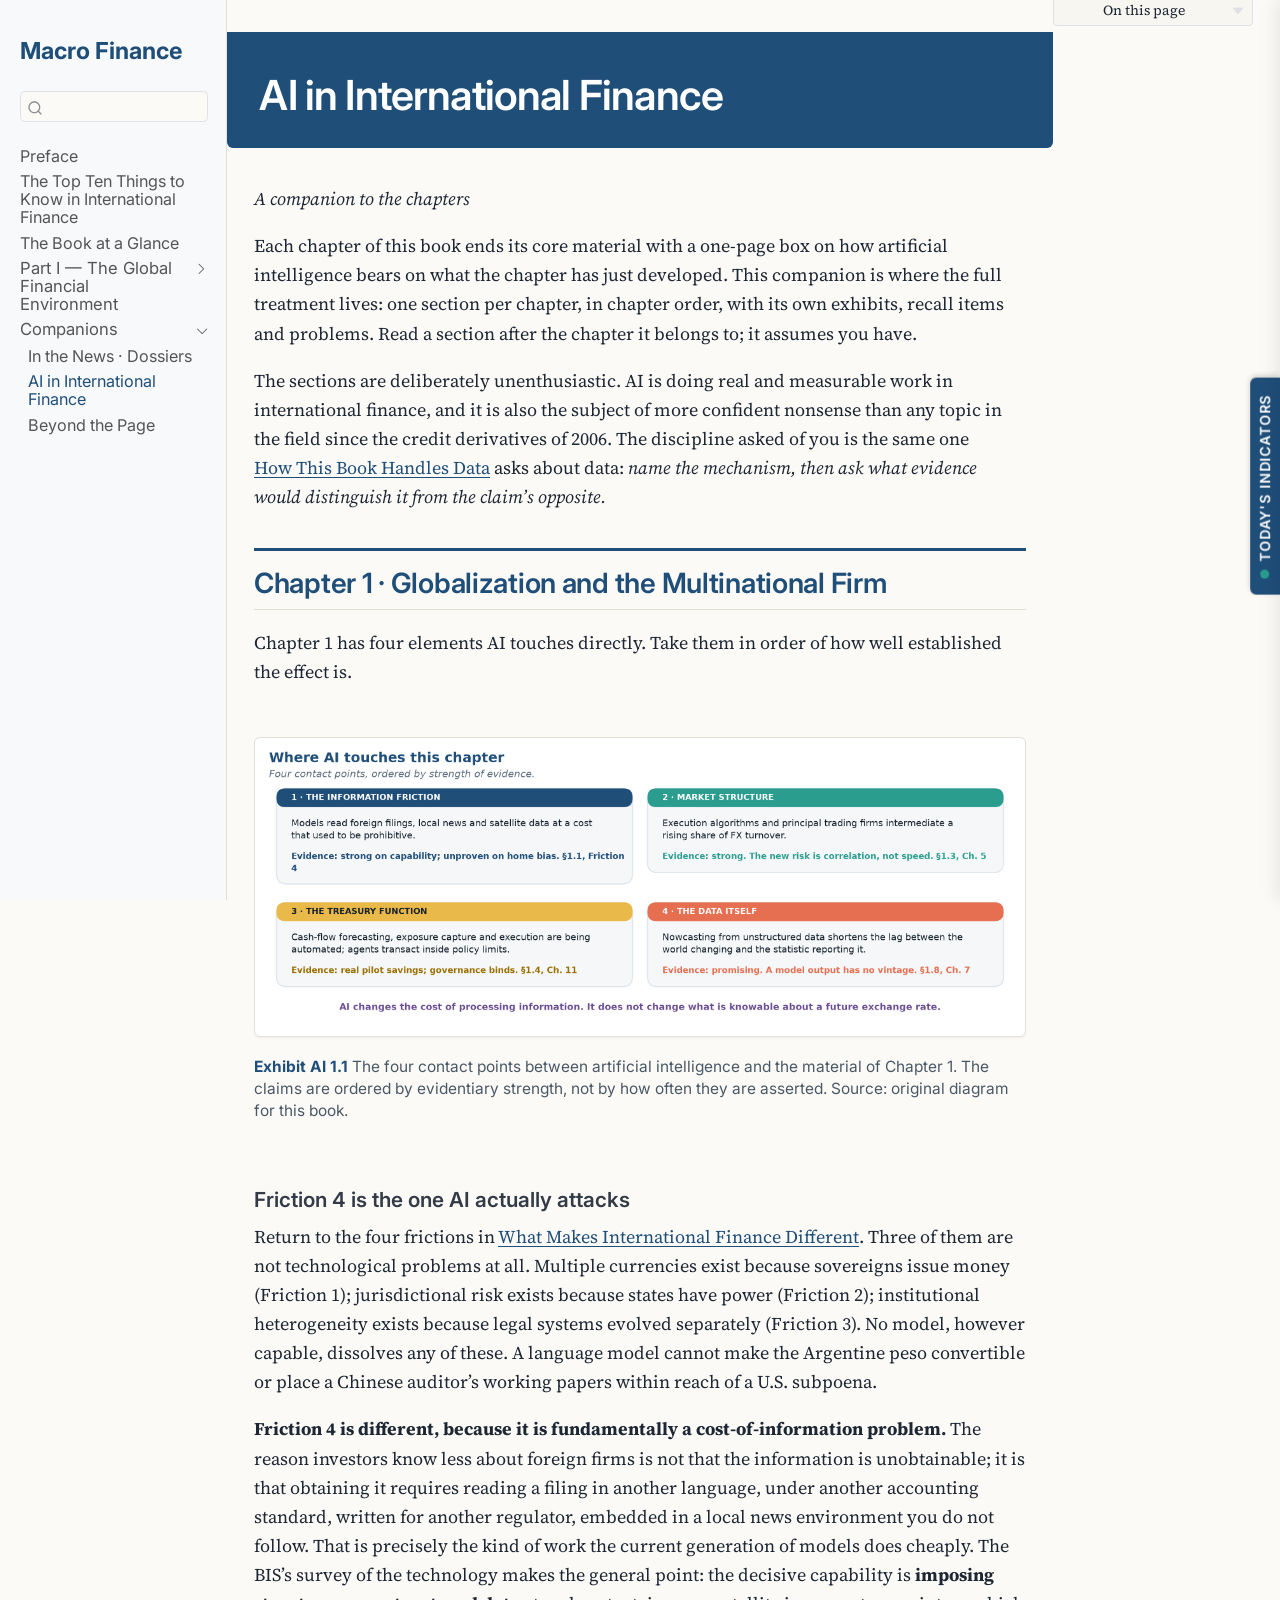
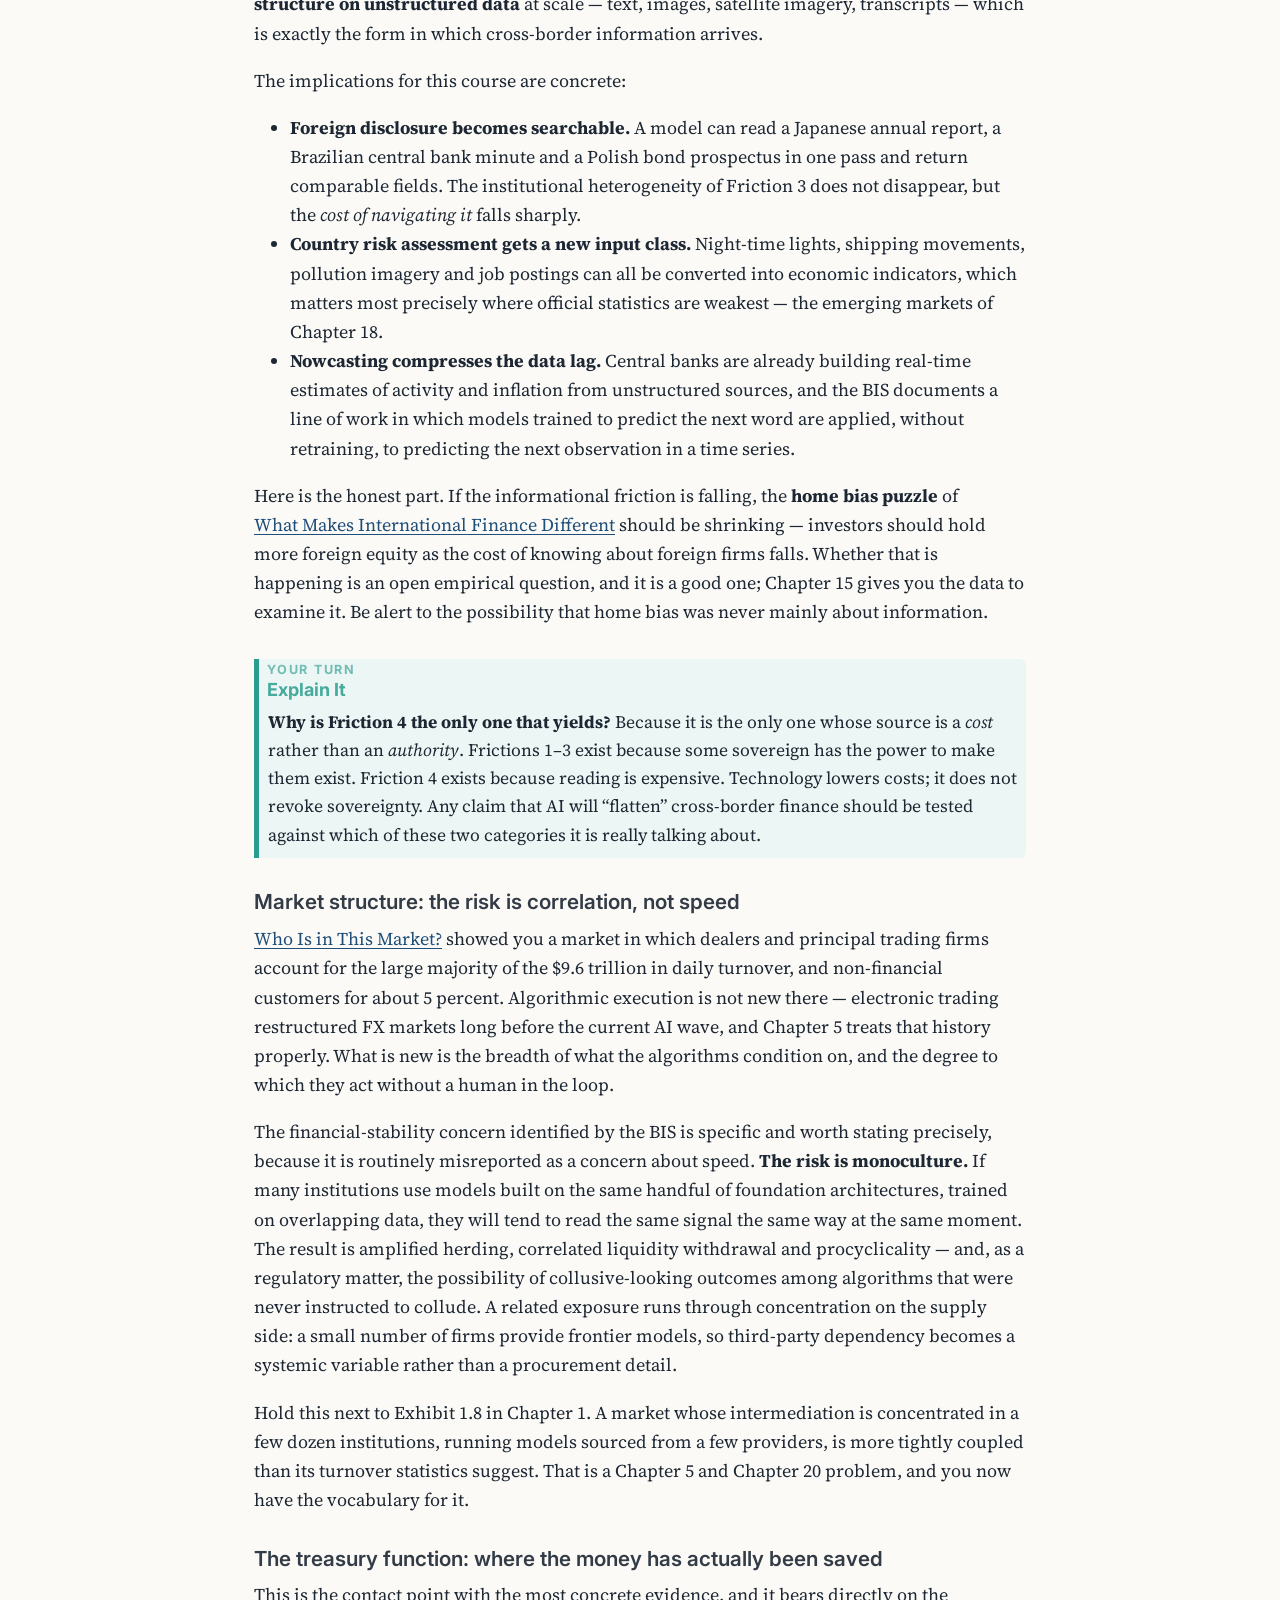
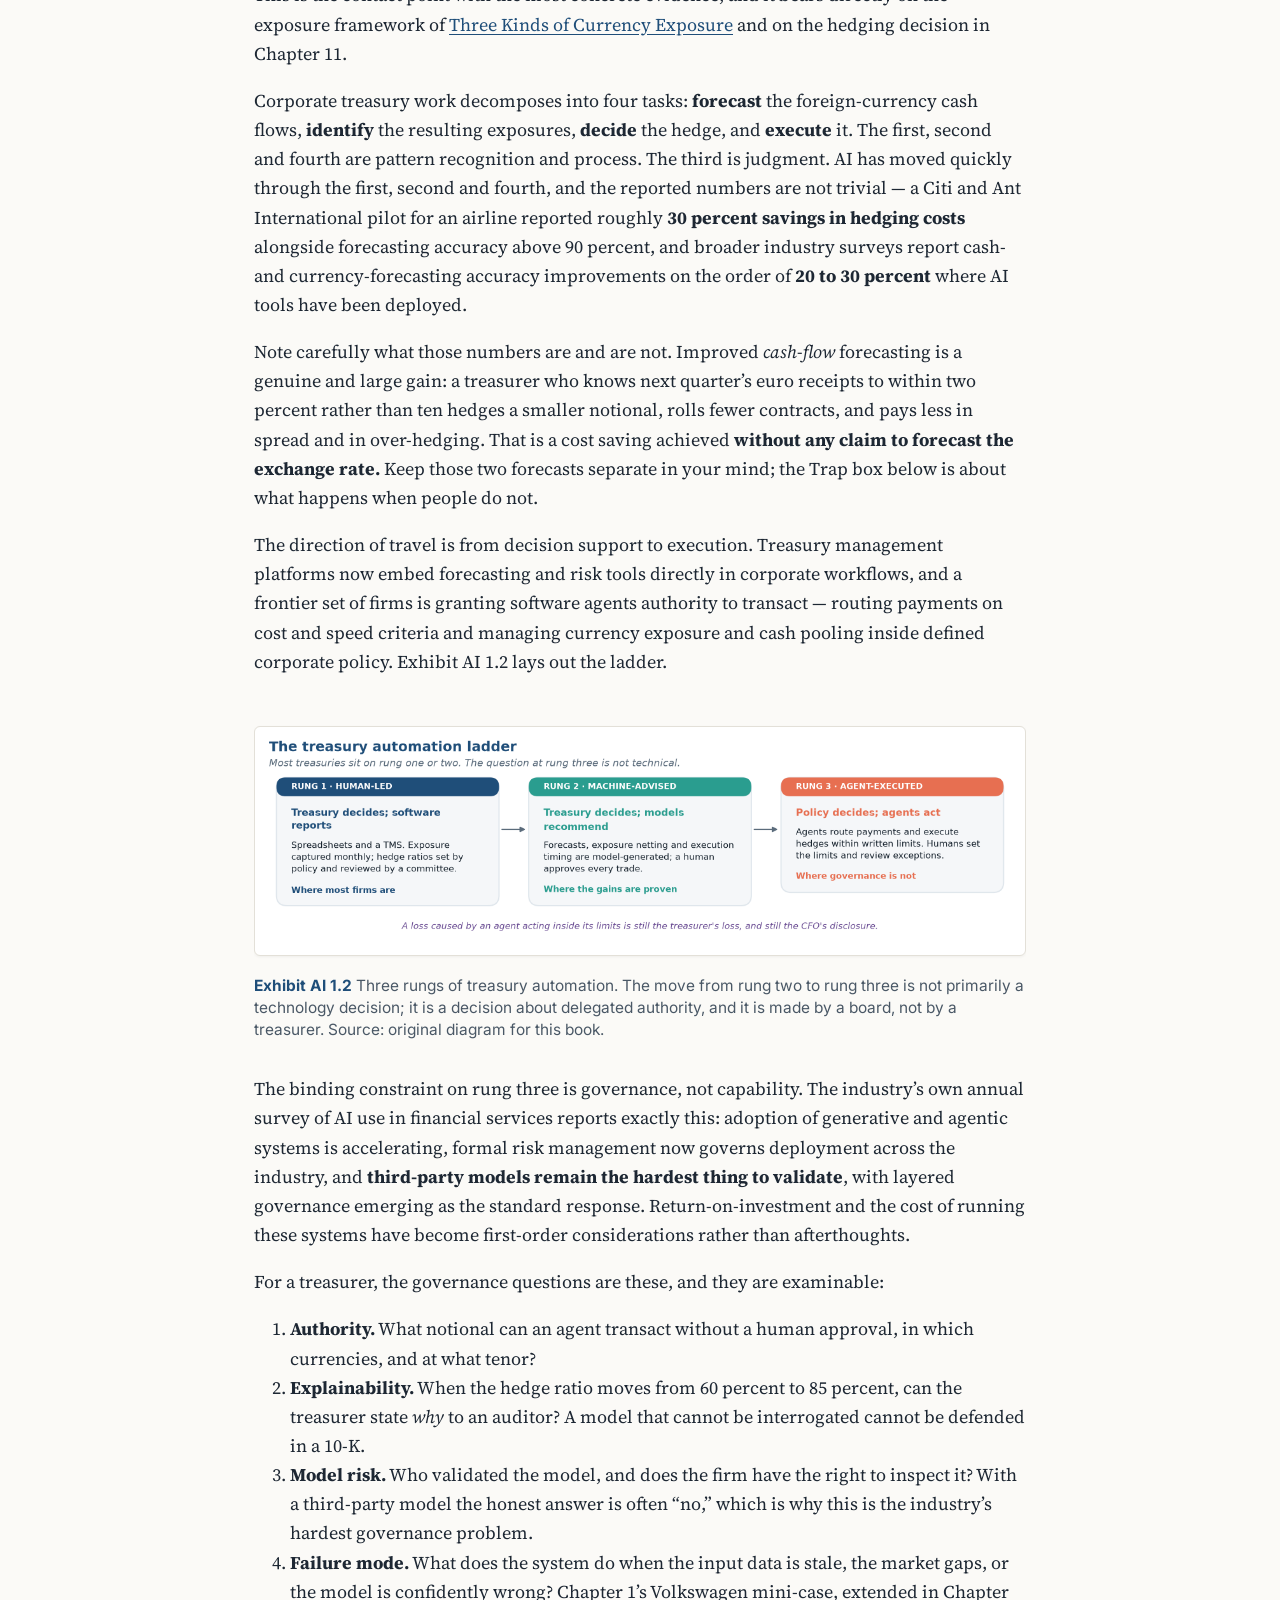
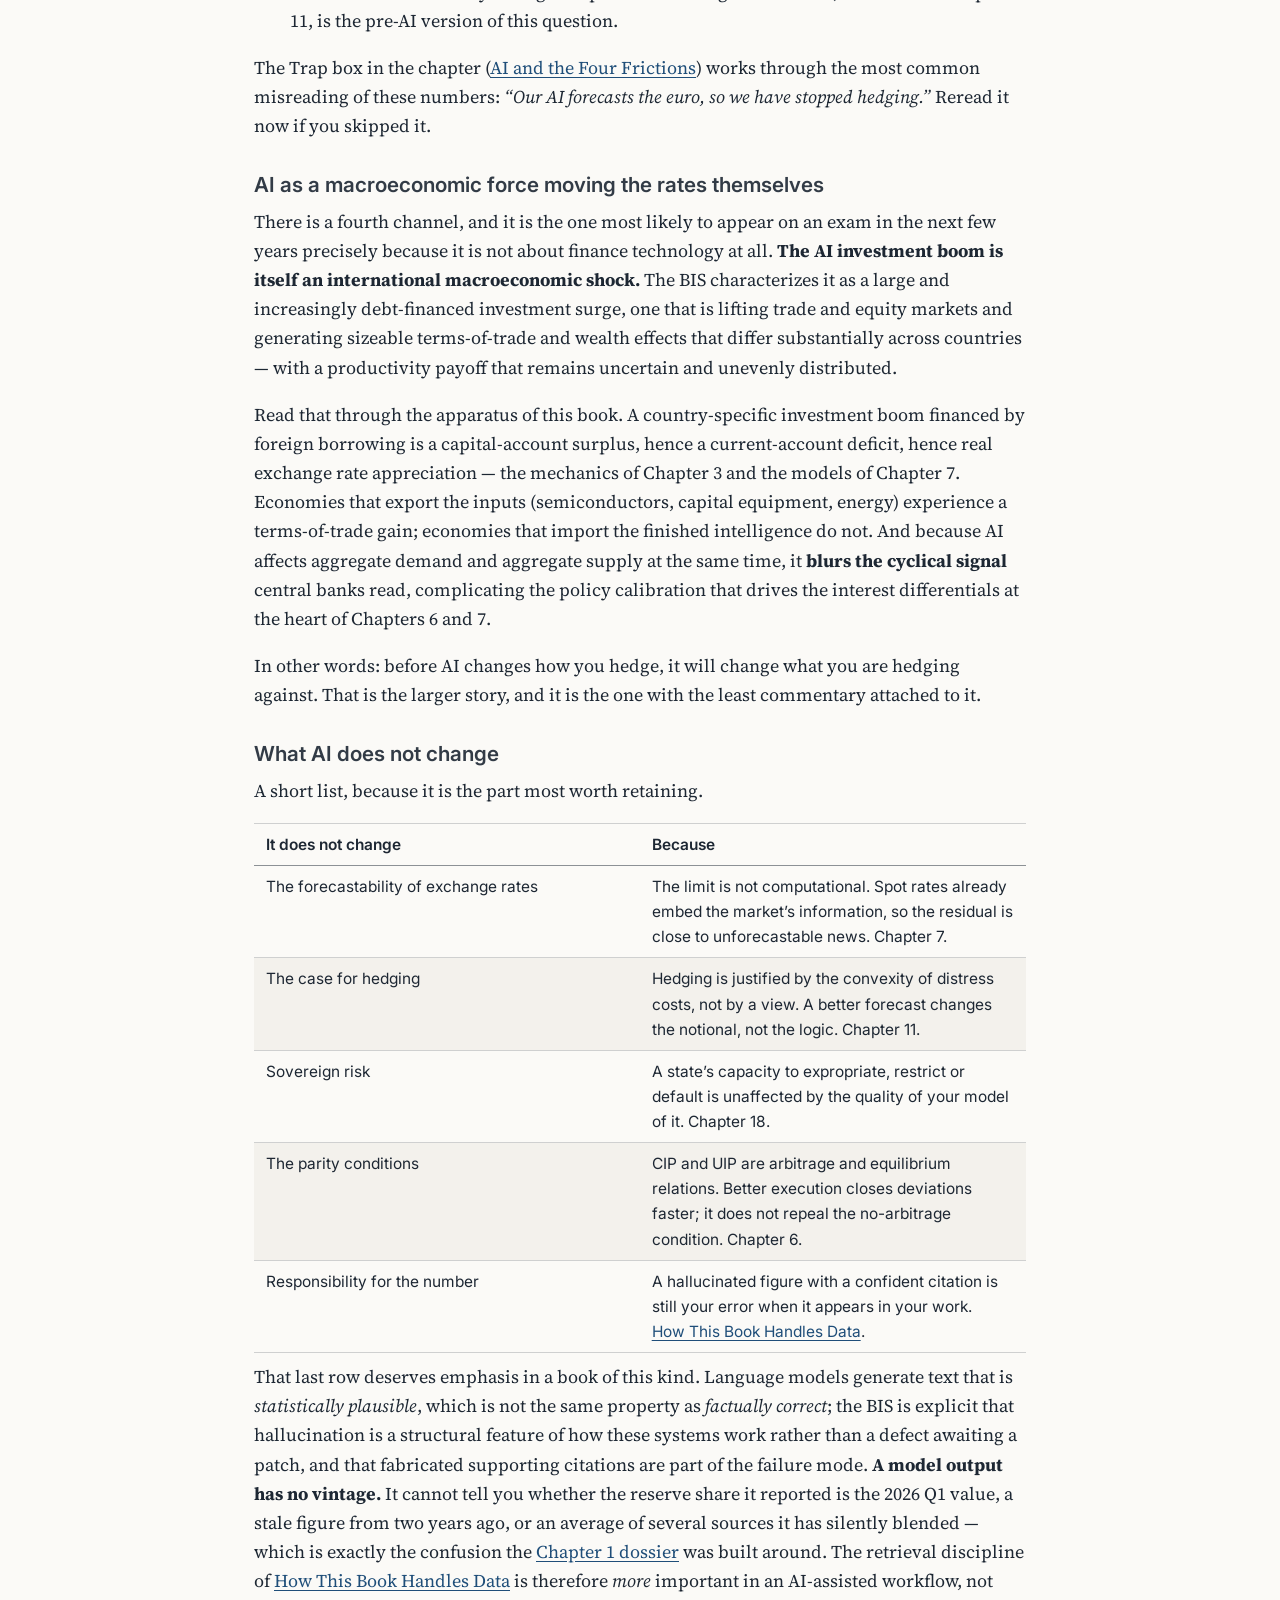
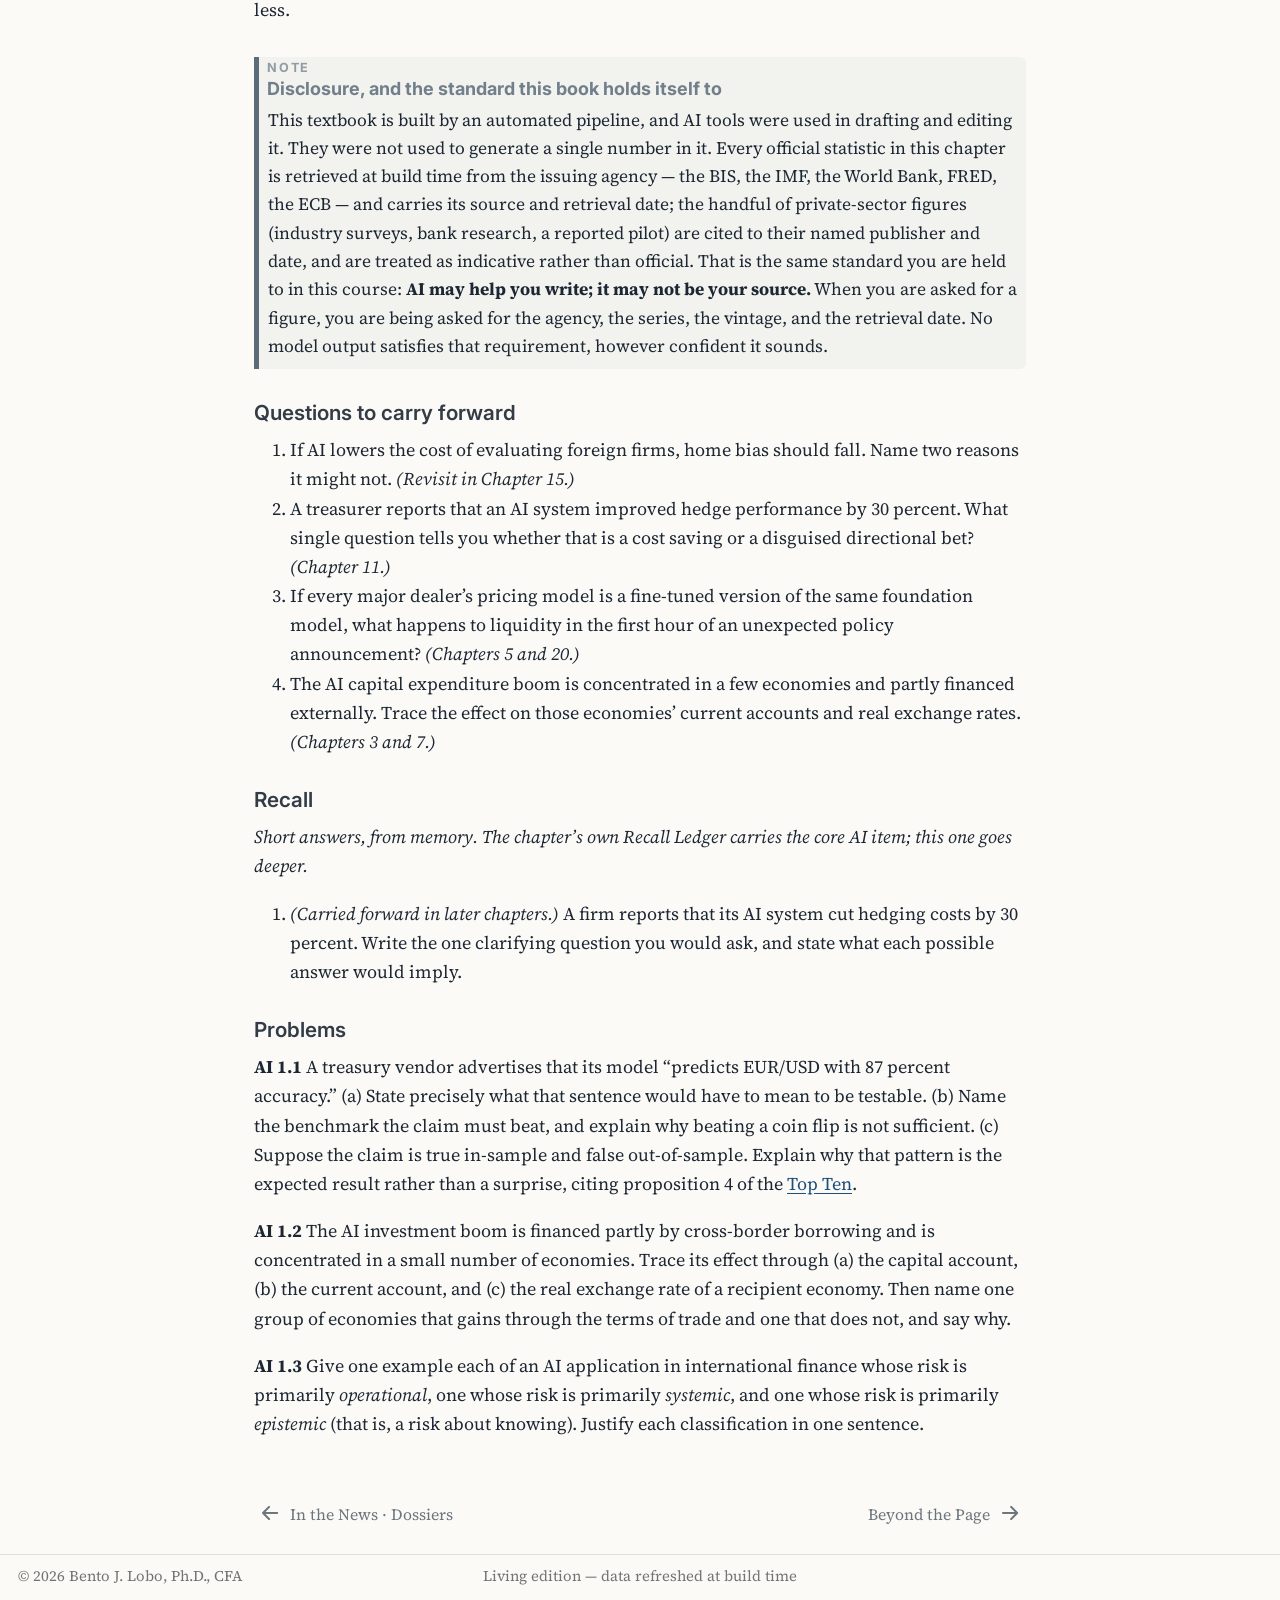
<file: companions/ai.html>
<!DOCTYPE html>
<html xmlns="http://www.w3.org/1999/xhtml" lang="en" xml:lang="en"><head>

<meta charset="utf-8">
<meta name="generator" content="quarto-1.11.9">

<meta name="viewport" content="width=device-width, initial-scale=1.0, user-scalable=yes">


<title>AI in International Finance – Macro Finance</title>
<style>
/* Default styles provided by pandoc.
** See https://pandoc.org/MANUAL.html#variables-for-html for config info.
*/
span.smallcaps{font-variant: small-caps;}
div.columns{display: flex; gap: 1.5em;}
div.column{flex: auto;}
@media screen {
div.columns{gap: min(4vw, 1.5em);}
div.column{overflow-x: auto;}
}
div.hanging-indent{margin-left: 1.5em; text-indent: -1.5em;}
ul.task-list{list-style: none;}
ul.task-list li input[type="checkbox"] {
  width: 0.8em;
  margin: 0 0.8em 0.2em -1em; /* quarto-specific, see https://github.com/quarto-dev/quarto-cli/issues/4556 */ 
  vertical-align: middle;
}
</style>


<script src="../site_libs/quarto-nav/quarto-nav.js"></script>
<script src="../site_libs/quarto-nav/headroom.min.js"></script>
<script src="../site_libs/clipboard/clipboard.min.js"></script>
<script src="../site_libs/quarto-search/autocomplete.umd.js"></script>
<script src="../site_libs/quarto-search/fuse.min.js"></script>
<script src="../site_libs/quarto-search/quarto-search.js"></script>
<meta name="quarto:offset" content="../">
<link href="../companions/beyond-the-page.html" rel="next">
<link href="../companions/dossiers.html" rel="prev">
<script src="../site_libs/quarto-html/quarto.js" type="module"></script>
<script src="../site_libs/quarto-html/tabsets/tabsets.js" type="module"></script>
<script src="../site_libs/quarto-html/scrollable-regions/scrollable-regions.js" type="module"></script>
<script src="../site_libs/quarto-html/popper.min.js"></script>
<script src="../site_libs/quarto-html/tippy.umd.min.js"></script>
<script src="../site_libs/quarto-html/anchor.min.js"></script>
<link href="../site_libs/quarto-html/tippy.css" rel="stylesheet">
<link href="../site_libs/quarto-html/quarto-syntax-highlighting-63b5708e65d6cd79cd7618c58d0c21e7.css" rel="stylesheet" id="quarto-text-highlighting-styles">
<script src="../site_libs/bootstrap/bootstrap.min.js"></script>
<link href="../site_libs/bootstrap/bootstrap-icons.css" rel="stylesheet">
<link href="../site_libs/bootstrap/bootstrap-447c5dbdbaadf3195d746f842414959a.min.css" rel="stylesheet" append-hash="true" id="quarto-bootstrap" data-mode="light">
<script id="quarto-search-options" type="application/json">{
  "location": "sidebar",
  "copy-button": false,
  "collapse-after": 3,
  "panel-placement": "start",
  "type": "textbox",
  "limit": 50,
  "keyboard-shortcut": [
    "f",
    "/",
    "s"
  ],
  "show-item-context": false,
  "language": {
    "search-no-results-text": "No results",
    "search-matching-documents-text": "matching documents",
    "search-copy-link-title": "Copy link to search",
    "search-hide-matches-text": "Hide additional matches",
    "search-more-match-text": "more match in this document",
    "search-more-matches-text": "more matches in this document",
    "search-clear-button-title": "Clear",
    "search-text-placeholder": "",
    "search-detached-cancel-button-title": "Cancel",
    "search-submit-button-title": "Submit",
    "search-label": "Search"
  }
}</script>


</head>

<body class="nav-sidebar docked quarto-light"><a id="quarto-skip-link" class="visually-hidden-focusable" href="#quarto-document-content">Skip to main content</a>

<div id="quarto-search-results"></div>
  <header id="quarto-header" class="headroom fixed-top">
  <nav class="quarto-secondary-nav" aria-label="Toolbar">
    <div class="container-fluid d-flex">
      <button type="button" class="quarto-btn-toggle btn" data-bs-toggle="collapse" role="button" data-bs-target=".quarto-sidebar-collapse-item" aria-controls="quarto-sidebar" aria-expanded="false" aria-label="Toggle sidebar navigation" onclick="if (window.quartoToggleHeadroom) { window.quartoToggleHeadroom(); }">
        <i class="bi bi-layout-text-sidebar-reverse"></i>
      </button>
        <nav class="quarto-page-breadcrumbs" aria-label="Breadcrumbs"><ol class="breadcrumb"><li class="breadcrumb-item"><a href="../companions/dossiers.html">Companions</a></li><li class="breadcrumb-item"><a href="../companions/ai.html">AI in International Finance</a></li></ol></nav>
        <a class="flex-grow-1" data-bs-toggle="collapse" data-bs-target=".quarto-sidebar-collapse-item" onclick="if (window.quartoToggleHeadroom) { window.quartoToggleHeadroom(); }">      
        </a>
      <button type="button" class="btn quarto-search-button" aria-label="Search" onclick="window.quartoOpenSearch();">
        <i class="bi bi-search"></i>
      </button>
    </div>
  </nav>
</header>
<!-- content -->
<div id="quarto-content" class="quarto-container page-columns page-rows-contents page-layout-article">
<!-- sidebar -->
  <nav id="quarto-sidebar" class="sidebar collapse collapse-horizontal quarto-sidebar-collapse-item sidebar-navigation docked overflow-auto" aria-label="Site">
    <div class="pt-lg-2 mt-2 text-left sidebar-header">
    <div class="sidebar-title mb-0 py-0">
      <a href="../">Macro Finance</a> 
    </div>
      </div>
        <div class="mt-2 flex-shrink-0 align-items-center">
        <div class="sidebar-search">
        <div id="quarto-search" class="" title="Search"></div>
        </div>
        </div>
    <div class="sidebar-menu-container"> 
    <ul class="list-unstyled mt-1">
        <li class="sidebar-item">
  <div class="sidebar-item-container"> 
  <a href="../index.html" class="sidebar-item-text sidebar-link">
 <span class="menu-text">Preface</span></a>
  </div>
</li>
        <li class="sidebar-item">
  <div class="sidebar-item-container"> 
  <a href="../front/top-ten.html" class="sidebar-item-text sidebar-link">
 <span class="menu-text">The Top Ten Things to Know in International Finance</span></a>
  </div>
</li>
        <li class="sidebar-item">
  <div class="sidebar-item-container"> 
  <a href="../contents.html" class="sidebar-item-text sidebar-link">
 <span class="menu-text">The Book at a Glance</span></a>
  </div>
</li>
        <li class="sidebar-item sidebar-item-section">
      <div class="sidebar-item-container"> 
            <button type="button" class="sidebar-item-text sidebar-item-toggle sidebar-link text-start collapsed" data-bs-toggle="collapse" data-bs-target="#quarto-sidebar-section-1" aria-controls="quarto-sidebar-section-1" aria-expanded="false">
 <span class="menu-text" id="quarto-sidebar-section-1-label">Part I — The Global Financial Environment</span><i class="bi bi-chevron-right" aria-hidden="true"></i></button>
      </div>
      <ul id="quarto-sidebar-section-1" aria-labelledby="quarto-sidebar-section-1-label" class="collapse list-unstyled sidebar-section depth1 ">  
          <li class="sidebar-item">
  <div class="sidebar-item-container"> 
  <a href="../chapters/01-introduction.html" class="sidebar-item-text sidebar-link">
 <span class="menu-text"><span class="chapter-number">1</span>&nbsp; <span class="chapter-title">Globalization and the Multinational Firm</span></span></a>
  </div>
</li>
      </ul>
  </li>
        <li class="sidebar-item sidebar-item-section">
      <div class="sidebar-item-container"> 
            <button type="button" class="sidebar-item-text sidebar-item-toggle sidebar-link text-start" data-bs-toggle="collapse" data-bs-target="#quarto-sidebar-section-2" aria-controls="quarto-sidebar-section-2" aria-expanded="true">
 <span class="menu-text" id="quarto-sidebar-section-2-label">Companions</span><i class="bi bi-chevron-right" aria-hidden="true"></i></button>
      </div>
      <ul id="quarto-sidebar-section-2" aria-labelledby="quarto-sidebar-section-2-label" class="collapse list-unstyled sidebar-section depth1 show">  
          <li class="sidebar-item">
  <div class="sidebar-item-container"> 
  <a href="../companions/dossiers.html" class="sidebar-item-text sidebar-link">
 <span class="menu-text">In the News · Dossiers</span></a>
  </div>
</li>
          <li class="sidebar-item">
  <div class="sidebar-item-container"> 
  <a href="../companions/ai.html" class="sidebar-item-text sidebar-link active">
 <span class="menu-text">AI in International Finance</span></a>
  </div>
</li>
          <li class="sidebar-item">
  <div class="sidebar-item-container"> 
  <a href="../companions/beyond-the-page.html" class="sidebar-item-text sidebar-link">
 <span class="menu-text">Beyond the Page</span></a>
  </div>
</li>
      </ul>
  </li>
    </ul>
    </div>
</nav>
<div id="quarto-sidebar-glass" class="quarto-sidebar-collapse-item" data-bs-toggle="collapse" data-bs-target=".quarto-sidebar-collapse-item"></div>
<!-- margin-sidebar -->
    <div id="quarto-margin-sidebar" class="sidebar margin-sidebar">
        <nav id="TOC" role="doc-toc" aria-labelledby="toc-title" class="toc-active">
    <h2 id="toc-title">On this page</h2>
   
  <ul>
  <li><a href="#ai-ch01" id="toc-ai-ch01" class="nav-link active" data-scroll-target="#ai-ch01">Chapter 1 · Globalization and the Multinational Firm</a>
  <ul class="collapse">
  <li><a href="#friction-4-is-the-one-ai-actually-attacks" id="toc-friction-4-is-the-one-ai-actually-attacks" class="nav-link" data-scroll-target="#friction-4-is-the-one-ai-actually-attacks">Friction 4 is the one AI actually attacks</a></li>
  <li><a href="#market-structure-the-risk-is-correlation-not-speed" id="toc-market-structure-the-risk-is-correlation-not-speed" class="nav-link" data-scroll-target="#market-structure-the-risk-is-correlation-not-speed">Market structure: the risk is correlation, not speed</a></li>
  <li><a href="#the-treasury-function-where-the-money-has-actually-been-saved" id="toc-the-treasury-function-where-the-money-has-actually-been-saved" class="nav-link" data-scroll-target="#the-treasury-function-where-the-money-has-actually-been-saved">The treasury function: where the money has actually been saved</a></li>
  <li><a href="#ai-as-a-macroeconomic-force-moving-the-rates-themselves" id="toc-ai-as-a-macroeconomic-force-moving-the-rates-themselves" class="nav-link" data-scroll-target="#ai-as-a-macroeconomic-force-moving-the-rates-themselves">AI as a macroeconomic force moving the rates themselves</a></li>
  <li><a href="#what-ai-does-not-change" id="toc-what-ai-does-not-change" class="nav-link" data-scroll-target="#what-ai-does-not-change">What AI does not change</a></li>
  <li><a href="#questions-to-carry-forward" id="toc-questions-to-carry-forward" class="nav-link" data-scroll-target="#questions-to-carry-forward">Questions to carry forward</a></li>
  <li><a href="#recall" id="toc-recall" class="nav-link" data-scroll-target="#recall">Recall</a></li>
  <li><a href="#problems" id="toc-problems" class="nav-link" data-scroll-target="#problems">Problems</a></li>
  </ul></li>
  </ul>
</nav>
    </div>
<!-- main -->
<main class="content" id="quarto-document-content" tabindex="-1">

<header id="title-block-header" class="quarto-title-block default"><nav class="quarto-page-breadcrumbs quarto-title-breadcrumbs d-none d-lg-block" aria-label="Breadcrumbs"><ol class="breadcrumb"><li class="breadcrumb-item"><a href="../companions/dossiers.html">Companions</a></li><li class="breadcrumb-item"><a href="../companions/ai.html">AI in International Finance</a></li></ol></nav>
<div class="quarto-title">
<h1 class="title">AI in International Finance</h1>
</div>



<div class="quarto-title-meta">

    
  
    
  </div>
  


</header>


<p><em>A companion to the chapters</em></p>
<p>Each chapter of this book ends its core material with a one-page box on how artificial intelligence bears on what the chapter has just developed. This companion is where the full treatment lives: one section per chapter, in chapter order, with its own exhibits, recall items and problems. Read a section after the chapter it belongs to; it assumes you have.</p>
<p>The sections are deliberately unenthusiastic. AI is doing real and measurable work in international finance, and it is also the subject of more confident nonsense than any topic in the field since the credit derivatives of 2006. The discipline asked of you is the same one <a href="../chapters/01-introduction.html#sec-data" class="quarto-xref"><span>How This Book Handles Data</span></a> asks about data: <em>name the mechanism, then ask what evidence would distinguish it from the claim’s opposite.</em></p>
<section id="ai-ch01" class="level2">
<h2 class="anchored" data-anchor-id="ai-ch01">Chapter 1 · Globalization and the Multinational Firm</h2>
<p>Chapter 1 has four elements AI touches directly. Take them in order of how well established the effect is.</p>
<div id="cell-ex0121" class="cell" data-execution_count="2">
<div class="cell-output cell-output-display">
<div id="ex0121" class="quarto-figure quarto-figure-center anchored">
<figure class="figure">
<p><img src="ai_files/figure-html/ex0121-output-1.png" width="1188" height="445" class="figure-img"></p>
<figcaption><strong>Exhibit AI 1.1</strong> The four contact points between artificial intelligence and the material of Chapter 1. The claims are ordered by evidentiary strength, not by how often they are asserted. Source: original diagram for this book.</figcaption>
</figure>
</div>
</div>
</div>
<section id="friction-4-is-the-one-ai-actually-attacks" class="level3">
<h3 class="anchored" data-anchor-id="friction-4-is-the-one-ai-actually-attacks">Friction 4 is the one AI actually attacks</h3>
<p>Return to the four frictions in <a href="../chapters/01-introduction.html#sec-frictions" class="quarto-xref"><span>What Makes International Finance Different</span></a>. Three of them are not technological problems at all. Multiple currencies exist because sovereigns issue money (Friction 1); jurisdictional risk exists because states have power (Friction 2); institutional heterogeneity exists because legal systems evolved separately (Friction 3). No model, however capable, dissolves any of these. A language model cannot make the Argentine peso convertible or place a Chinese auditor’s working papers within reach of a U.S. subpoena.</p>
<p><strong>Friction 4 is different, because it is fundamentally a cost-of-information problem.</strong> The reason investors know less about foreign firms is not that the information is unobtainable; it is that obtaining it requires reading a filing in another language, under another accounting standard, written for another regulator, embedded in a local news environment you do not follow. That is precisely the kind of work the current generation of models does cheaply. The BIS’s survey of the technology makes the general point: the decisive capability is <strong>imposing structure on unstructured data</strong> at scale — text, images, satellite imagery, transcripts — which is exactly the form in which cross-border information arrives.</p>
<p>The implications for this course are concrete:</p>
<ul>
<li><strong>Foreign disclosure becomes searchable.</strong> A model can read a Japanese annual report, a Brazilian central bank minute and a Polish bond prospectus in one pass and return comparable fields. The institutional heterogeneity of Friction 3 does not disappear, but the <em>cost of navigating it</em> falls sharply.</li>
<li><strong>Country risk assessment gets a new input class.</strong> Night-time lights, shipping movements, pollution imagery and job postings can all be converted into economic indicators, which matters most precisely where official statistics are weakest — the emerging markets of Chapter 18.</li>
<li><strong>Nowcasting compresses the data lag.</strong> Central banks are already building real-time estimates of activity and inflation from unstructured sources, and the BIS documents a line of work in which models trained to predict the next word are applied, without retraining, to predicting the next observation in a time series.</li>
</ul>
<p>Here is the honest part. If the informational friction is falling, the <strong>home bias puzzle</strong> of <a href="../chapters/01-introduction.html#sec-frictions" class="quarto-xref"><span>What Makes International Finance Different</span></a> should be shrinking — investors should hold more foreign equity as the cost of knowing about foreign firms falls. Whether that is happening is an open empirical question, and it is a good one; Chapter 15 gives you the data to examine it. Be alert to the possibility that home bias was never mainly about information.</p>
<div class="mf-box mf-activity callout callout-style-default callout-note no-icon callout-titled">
<div class="callout-header d-flex align-content-center">
<div class="callout-icon-container">
<i class="callout-icon no-icon"></i>
</div>
<div class="callout-title-container flex-fill">
<span class="screen-reader-only">Note</span>Explain It
</div>
</div>
<div class="callout-body-container callout-body">
<p><strong>Why is Friction 4 the only one that yields?</strong> Because it is the only one whose source is a <em>cost</em> rather than an <em>authority</em>. Frictions 1–3 exist because some sovereign has the power to make them exist. Friction 4 exists because reading is expensive. Technology lowers costs; it does not revoke sovereignty. Any claim that AI will “flatten” cross-border finance should be tested against which of these two categories it is really talking about.</p>
</div>
</div>
</section>
<section id="market-structure-the-risk-is-correlation-not-speed" class="level3">
<h3 class="anchored" data-anchor-id="market-structure-the-risk-is-correlation-not-speed">Market structure: the risk is correlation, not speed</h3>
<p><a href="../chapters/01-introduction.html#sec-participants" class="quarto-xref"><span>Who Is in This Market?</span></a> showed you a market in which dealers and principal trading firms account for the large majority of the $9.6 trillion in daily turnover, and non-financial customers for about 5 percent. Algorithmic execution is not new there — electronic trading restructured FX markets long before the current AI wave, and Chapter 5 treats that history properly. What is new is the breadth of what the algorithms condition on, and the degree to which they act without a human in the loop.</p>
<p>The financial-stability concern identified by the BIS is specific and worth stating precisely, because it is routinely misreported as a concern about speed. <strong>The risk is monoculture.</strong> If many institutions use models built on the same handful of foundation architectures, trained on overlapping data, they will tend to read the same signal the same way at the same moment. The result is amplified herding, correlated liquidity withdrawal and procyclicality — and, as a regulatory matter, the possibility of collusive-looking outcomes among algorithms that were never instructed to collude. A related exposure runs through concentration on the supply side: a small number of firms provide frontier models, so third-party dependency becomes a systemic variable rather than a procurement detail.</p>
<p>Hold this next to Exhibit 1.8 in Chapter 1. A market whose intermediation is concentrated in a few dozen institutions, running models sourced from a few providers, is more tightly coupled than its turnover statistics suggest. That is a Chapter 5 and Chapter 20 problem, and you now have the vocabulary for it.</p>
</section>
<section id="the-treasury-function-where-the-money-has-actually-been-saved" class="level3">
<h3 class="anchored" data-anchor-id="the-treasury-function-where-the-money-has-actually-been-saved">The treasury function: where the money has actually been saved</h3>
<p>This is the contact point with the most concrete evidence, and it bears directly on the exposure framework of <a href="../chapters/01-introduction.html#sec-exposure" class="quarto-xref"><span>Three Kinds of Currency Exposure</span></a> and on the hedging decision in Chapter 11.</p>
<p>Corporate treasury work decomposes into four tasks: <strong>forecast</strong> the foreign-currency cash flows, <strong>identify</strong> the resulting exposures, <strong>decide</strong> the hedge, and <strong>execute</strong> it. The first, second and fourth are pattern recognition and process. The third is judgment. AI has moved quickly through the first, second and fourth, and the reported numbers are not trivial — a Citi and Ant International pilot for an airline reported roughly <strong>30 percent savings in hedging costs</strong> alongside forecasting accuracy above 90 percent, and broader industry surveys report cash- and currency-forecasting accuracy improvements on the order of <strong>20 to 30 percent</strong> where AI tools have been deployed.</p>
<p>Note carefully what those numbers are and are not. Improved <em>cash-flow</em> forecasting is a genuine and large gain: a treasurer who knows next quarter’s euro receipts to within two percent rather than ten hedges a smaller notional, rolls fewer contracts, and pays less in spread and in over-hedging. That is a cost saving achieved <strong>without any claim to forecast the exchange rate.</strong> Keep those two forecasts separate in your mind; the Trap box below is about what happens when people do not.</p>
<p>The direction of travel is from decision support to execution. Treasury management platforms now embed forecasting and risk tools directly in corporate workflows, and a frontier set of firms is granting software agents authority to transact — routing payments on cost and speed criteria and managing currency exposure and cash pooling inside defined corporate policy. Exhibit AI 1.2 lays out the ladder.</p>
<div id="cell-ex0122" class="cell" data-execution_count="3">
<div class="cell-output cell-output-display">
<div id="ex0122" class="quarto-figure quarto-figure-center anchored">
<figure class="figure">
<p><img src="ai_files/figure-html/ex0122-output-1.png" width="1188" height="335" class="figure-img"></p>
<figcaption><strong>Exhibit AI 1.2</strong> Three rungs of treasury automation. The move from rung two to rung three is not primarily a technology decision; it is a decision about delegated authority, and it is made by a board, not by a treasurer. Source: original diagram for this book.</figcaption>
</figure>
</div>
</div>
</div>
<p>The binding constraint on rung three is governance, not capability. The industry’s own annual survey of AI use in financial services reports exactly this: adoption of generative and agentic systems is accelerating, formal risk management now governs deployment across the industry, and <strong>third-party models remain the hardest thing to validate</strong>, with layered governance emerging as the standard response. Return-on-investment and the cost of running these systems have become first-order considerations rather than afterthoughts.</p>
<p>For a treasurer, the governance questions are these, and they are examinable:</p>
<ol type="1">
<li><strong>Authority.</strong> What notional can an agent transact without a human approval, in which currencies, and at what tenor?</li>
<li><strong>Explainability.</strong> When the hedge ratio moves from 60 percent to 85 percent, can the treasurer state <em>why</em> to an auditor? A model that cannot be interrogated cannot be defended in a 10-K.</li>
<li><strong>Model risk.</strong> Who validated the model, and does the firm have the right to inspect it? With a third-party model the honest answer is often “no,” which is why this is the industry’s hardest governance problem.</li>
<li><strong>Failure mode.</strong> What does the system do when the input data is stale, the market gaps, or the model is confidently wrong? Chapter 1’s Volkswagen mini-case, extended in Chapter 11, is the pre-AI version of this question.</li>
</ol>
<p>The Trap box in the chapter (<a href="../chapters/01-introduction.html#sec-ai" class="quarto-xref"><span>AI and the Four Frictions</span></a>) works through the most common misreading of these numbers: <em>“Our AI forecasts the euro, so we have stopped hedging.”</em> Reread it now if you skipped it.</p>
</section>
<section id="ai-as-a-macroeconomic-force-moving-the-rates-themselves" class="level3">
<h3 class="anchored" data-anchor-id="ai-as-a-macroeconomic-force-moving-the-rates-themselves">AI as a macroeconomic force moving the rates themselves</h3>
<p>There is a fourth channel, and it is the one most likely to appear on an exam in the next few years precisely because it is not about finance technology at all. <strong>The AI investment boom is itself an international macroeconomic shock.</strong> The BIS characterizes it as a large and increasingly debt-financed investment surge, one that is lifting trade and equity markets and generating sizeable terms-of-trade and wealth effects that differ substantially across countries — with a productivity payoff that remains uncertain and unevenly distributed.</p>
<p>Read that through the apparatus of this book. A country-specific investment boom financed by foreign borrowing is a capital-account surplus, hence a current-account deficit, hence real exchange rate appreciation — the mechanics of Chapter 3 and the models of Chapter 7. Economies that export the inputs (semiconductors, capital equipment, energy) experience a terms-of-trade gain; economies that import the finished intelligence do not. And because AI affects aggregate demand and aggregate supply at the same time, it <strong>blurs the cyclical signal</strong> central banks read, complicating the policy calibration that drives the interest differentials at the heart of Chapters 6 and 7.</p>
<p>In other words: before AI changes how you hedge, it will change what you are hedging against. That is the larger story, and it is the one with the least commentary attached to it.</p>
</section>
<section id="what-ai-does-not-change" class="level3">
<h3 class="anchored" data-anchor-id="what-ai-does-not-change">What AI does not change</h3>
<p>A short list, because it is the part most worth retaining.</p>
<table class="caption-top table">
<colgroup>
<col style="width: 50%">
<col style="width: 50%">
</colgroup>
<thead>
<tr class="header">
<th>It does not change</th>
<th>Because</th>
</tr>
</thead>
<tbody>
<tr class="odd">
<td>The forecastability of exchange rates</td>
<td>The limit is not computational. Spot rates already embed the market’s information, so the residual is close to unforecastable news. Chapter 7.</td>
</tr>
<tr class="even">
<td>The case for hedging</td>
<td>Hedging is justified by the convexity of distress costs, not by a view. A better forecast changes the notional, not the logic. Chapter 11.</td>
</tr>
<tr class="odd">
<td>Sovereign risk</td>
<td>A state’s capacity to expropriate, restrict or default is unaffected by the quality of your model of it. Chapter 18.</td>
</tr>
<tr class="even">
<td>The parity conditions</td>
<td>CIP and UIP are arbitrage and equilibrium relations. Better execution closes deviations faster; it does not repeal the no-arbitrage condition. Chapter 6.</td>
</tr>
<tr class="odd">
<td>Responsibility for the number</td>
<td>A hallucinated figure with a confident citation is still your error when it appears in your work. <a href="../chapters/01-introduction.html#sec-data" class="quarto-xref"><span>How This Book Handles Data</span></a>.</td>
</tr>
</tbody>
</table>
<p>That last row deserves emphasis in a book of this kind. Language models generate text that is <em>statistically plausible</em>, which is not the same property as <em>factually correct</em>; the BIS is explicit that hallucination is a structural feature of how these systems work rather than a defect awaiting a patch, and that fabricated supporting citations are part of the failure mode. <strong>A model output has no vintage.</strong> It cannot tell you whether the reserve share it reported is the 2026 Q1 value, a stale figure from two years ago, or an average of several sources it has silently blended — which is exactly the confusion the <a href="../companions/dossiers.html#dossier-ch01">Chapter 1 dossier</a> was built around. The retrieval discipline of <a href="../chapters/01-introduction.html#sec-data" class="quarto-xref"><span>How This Book Handles Data</span></a> is therefore <em>more</em> important in an AI-assisted workflow, not less.</p>
<div class="mf-box mf-note callout callout-style-default callout-note no-icon callout-titled">
<div class="callout-header d-flex align-content-center">
<div class="callout-icon-container">
<i class="callout-icon no-icon"></i>
</div>
<div class="callout-title-container flex-fill">
<span class="screen-reader-only">Note</span>Disclosure, and the standard this book holds itself to
</div>
</div>
<div class="callout-body-container callout-body">
<p>This textbook is built by an automated pipeline, and AI tools were used in drafting and editing it. They were not used to generate a single number in it. Every official statistic in this chapter is retrieved at build time from the issuing agency — the BIS, the IMF, the World Bank, FRED, the ECB — and carries its source and retrieval date; the handful of private-sector figures (industry surveys, bank research, a reported pilot) are cited to their named publisher and date, and are treated as indicative rather than official. That is the same standard you are held to in this course: <strong>AI may help you write; it may not be your source.</strong> When you are asked for a figure, you are being asked for the agency, the series, the vintage, and the retrieval date. No model output satisfies that requirement, however confident it sounds.</p>
</div>
</div>
</section>
<section id="questions-to-carry-forward" class="level3">
<h3 class="anchored" data-anchor-id="questions-to-carry-forward">Questions to carry forward</h3>
<ol type="1">
<li>If AI lowers the cost of evaluating foreign firms, home bias should fall. Name two reasons it might not. <em>(Revisit in Chapter 15.)</em></li>
<li>A treasurer reports that an AI system improved hedge performance by 30 percent. What single question tells you whether that is a cost saving or a disguised directional bet? <em>(Chapter 11.)</em></li>
<li>If every major dealer’s pricing model is a fine-tuned version of the same foundation model, what happens to liquidity in the first hour of an unexpected policy announcement? <em>(Chapters 5 and 20.)</em></li>
<li>The AI capital expenditure boom is concentrated in a few economies and partly financed externally. Trace the effect on those economies’ current accounts and real exchange rates. <em>(Chapters 3 and 7.)</em></li>
</ol>
</section>
<section id="recall" class="level3">
<h3 class="anchored" data-anchor-id="recall">Recall</h3>
<p><em>Short answers, from memory. The chapter’s own Recall Ledger carries the core AI item; this one goes deeper.</em></p>
<ol type="1">
<li><em>(Carried forward in later chapters.)</em> A firm reports that its AI system cut hedging costs by 30 percent. Write the one clarifying question you would ask, and state what each possible answer would imply.</li>
</ol>
</section>
<section id="problems" class="level3">
<h3 class="anchored" data-anchor-id="problems">Problems</h3>
<p><strong>AI 1.1</strong> A treasury vendor advertises that its model “predicts EUR/USD with 87 percent accuracy.” (a) State precisely what that sentence would have to mean to be testable. (b) Name the benchmark the claim must beat, and explain why beating a coin flip is not sufficient. (c) Suppose the claim is true in-sample and false out-of-sample. Explain why that pattern is the expected result rather than a surprise, citing proposition 4 of the <a href="../front/top-ten.html">Top Ten</a>.</p>
<p><strong>AI 1.2</strong> The AI investment boom is financed partly by cross-border borrowing and is concentrated in a small number of economies. Trace its effect through (a) the capital account, (b) the current account, and (c) the real exchange rate of a recipient economy. Then name one group of economies that gains through the terms of trade and one that does not, and say why.</p>
<p><strong>AI 1.3</strong> Give one example each of an AI application in international finance whose risk is primarily <em>operational</em>, one whose risk is primarily <em>systemic</em>, and one whose risk is primarily <em>epistemic</em> (that is, a risk about knowing). Justify each classification in one sentence.</p>


</section>
</section>

</main> <!-- /main -->
<!-- Today's Indicators: site-wide sidebar. Markets and policy odds load in the reader's
     browser; macro releases come from cache/dashboard.json (pylib/dashboard.py). -->
<style>
#mf-ind-toggle{position:fixed;right:0;top:42%;z-index:1040;writing-mode:vertical-rl;transform:rotate(180deg);
  background:#1f4e79;color:#fff;border:0;border-radius:0 6px 6px 0;padding:.9rem .45rem;font:600 .78rem/1 Inter,system-ui,sans-serif;
  letter-spacing:.06em;text-transform:uppercase;cursor:pointer;box-shadow:0 2px 6px rgba(0,0,0,.18)}
#mf-ind-toggle .dot{display:inline-block;width:.5rem;height:.5rem;border-radius:50%;background:#2a9d8f;margin-bottom:.45rem;
  animation:mfpulse 2s infinite}
@keyframes mfpulse{0%,100%{opacity:1}50%{opacity:.35}}
#mf-ind{position:fixed;top:0;right:0;bottom:0;width:330px;max-width:92vw;z-index:1050;background:#fbfaf7;
  border-left:1px solid #e3e0d8;box-shadow:-4px 0 16px rgba(0,0,0,.08);transform:translateX(100%);transition:transform .25s ease;
  display:flex;flex-direction:column;font-family:Inter,system-ui,-apple-system,"Segoe UI",sans-serif;color:#1d2733}
body.mf-ind-open #mf-ind{transform:none}
body.mf-ind-open #mf-ind-toggle{display:none}
@media (min-width:1400px){ body.mf-ind-open{padding-right:330px} body.mf-ind-open #mf-ind{box-shadow:none} }
#mf-ind header{background:#1f4e79;color:#fff;padding:.75rem 1rem .6rem;display:flex;align-items:flex-start;justify-content:space-between}
#mf-ind header h2{all:unset;display:block;font-weight:700;font-size:1rem;letter-spacing:-.01em}
#mf-ind header .sub{font-size:.72rem;color:#c9d8e6;margin-top:.15rem}
#mf-ind header button{background:none;border:0;color:#fff;font-size:1.3rem;line-height:1;cursor:pointer;padding:0 .2rem}
#mf-ind .body{overflow-y:auto;padding:.3rem 0 1rem;flex:1}
#mf-ind section{padding:.55rem 1rem .4rem;border-bottom:1px solid #e3e0d8}
#mf-ind h3{all:unset;display:block;font-size:.68rem;font-weight:700;letter-spacing:.12em;text-transform:uppercase;color:#2a9d8f;margin:.15rem 0 .4rem}
#mf-ind .note{font-size:.68rem;color:#6b7785;line-height:1.35;margin:.3rem 0 0}
#mf-ind .note a{color:#6b7785}
#mf-ind .tv{height:69px;overflow:hidden;margin:0 -.4rem;position:relative}
#mf-ind .tv iframe{width:190%!important;margin-left:-90%}
#mf-ind .tvlab{position:absolute;left:0;top:0;bottom:0;width:48%;background:#fbfaf7;z-index:2;display:flex;flex-direction:column;
  justify-content:center;padding-left:.45rem;line-height:1.2}
#mf-ind .tvlab b{font-size:.86rem;color:#1d2733}#mf-ind .tvlab small{font-size:.66rem;color:#8a95a2}
#mf-ind .row{display:flex;justify-content:space-between;align-items:baseline;gap:.5rem;padding:.28rem 0;font-size:.82rem}
#mf-ind .row + .row{border-top:1px dotted #e3e0d8}
#mf-ind .row .lab{flex:1;color:#3a4654;line-height:1.25}
#mf-ind .row .lab small{display:block;color:#8a95a2;font-size:.68rem}
#mf-ind .row .v{font-weight:700;font-variant-numeric:tabular-nums;white-space:nowrap;text-align:right}
#mf-ind .row .v small{display:block;font-weight:400;font-size:.68rem;color:#8a95a2}
#mf-ind .up{color:#c0392b}#mf-ind .dn{color:#2a7f62}#mf-ind .flat{color:#6b7785}
#mf-ind .odds{margin:.2rem 0 .65rem}
#mf-ind .odds .t{display:flex;justify-content:space-between;font-size:.8rem;margin-bottom:.25rem}
#mf-ind .odds .t a{color:#1d2733;text-decoration:none;white-space:nowrap}#mf-ind .odds .t b{font-weight:700}
#mf-ind .bar{display:flex;height:.95rem;border-radius:3px;overflow:hidden;background:#e3e0d8;font-size:.62rem;color:#fff;font-weight:700}
#mf-ind .bar span{display:flex;align-items:center;justify-content:center;overflow:hidden;white-space:nowrap}
#mf-ind .bar .cut{background:#2a9d8f}#mf-ind .bar .hold{background:#8a95a2}#mf-ind .bar .hike{background:#e76f51}
#mf-ind .legend{display:flex;gap:.7rem;font-size:.66rem;color:#6b7785;margin-top:.1rem}
#mf-ind .legend i{display:inline-block;width:.55rem;height:.55rem;border-radius:2px;margin-right:.2rem;vertical-align:-1px}
#mf-ind .stmt{font-size:.78rem;line-height:1.3;padding:.25rem 0}
#mf-ind .stmt a{color:#1f4e79;text-decoration:none}#mf-ind .stmt a:hover{text-decoration:underline}
#mf-ind .stmt small{display:block;color:#8a95a2;font-size:.66rem}
#mf-ind .stale{color:#b7791f;font-size:.66rem}
#mf-ind .err{font-size:.75rem;color:#8a95a2;font-style:italic}
@media print{#mf-ind,#mf-ind-toggle{display:none!important} body.mf-ind-open{padding-right:0!important}}
</style>

<button id="mf-ind-toggle" type="button" aria-controls="mf-ind" aria-expanded="false">
  <span class="dot"></span>Today's Indicators</button>
<aside id="mf-ind" aria-label="Today's economic indicators" aria-hidden="true">
  <header><div><h2>Today's Indicators</h2><div class="sub" id="mf-ind-clock">&nbsp;</div></div>
    <button type="button" id="mf-ind-close" aria-label="Close indicators">×</button></header>
  <div class="body">
    <section><h3>Markets · live</h3><div id="mf-ind-mkts"></div>
      <p class="note">Streaming quotes via TradingView. DJIA and S&amp;P 500 are index CFDs, which track the cash index
        and also trade outside exchange hours. The Nasdaq Composite and the PHLX Semiconductor index (SOX) are licensed
        and cannot be streamed here, so ETFs stand in on a 15-minute delay: ONEQ tracks the Composite, and SOXX, a
        semiconductor-sector ETF, moves closely with the SOX but is not the same index.</p></section>
    <section><h3>Next policy meeting · market odds</h3><div id="mf-ind-odds"><p class="err">Loading…</p></div>
      <p class="note">Prices on <a href="https://polymarket.com/" target="_blank" rel="noopener">Polymarket</a> prediction
        markets, refreshed every minute. Read them as probabilities; they are not CME FedWatch futures-implied odds.</p></section>
    <section><h3>Central banks</h3><div id="mf-ind-cb"><p class="err">Loading…</p></div></section>
    <section><h3>Inflation</h3><div id="mf-ind-Inflation"></div></section>
    <section><h3>Growth</h3><div id="mf-ind-Growth"></div></section>
    <section><h3>Jobs</h3><div id="mf-ind-Jobs"></div>
      <p class="note" id="mf-ind-src"></p></section>
  </div>
</aside>

<script>
(function () {
  const RAW = "https://raw.githubusercontent.com/bentolobo/macro-finance/main/cache/dashboard.json";
  // [TradingView symbol, our label, sub-label]. TradingView's free widgets cannot show the
  // Nasdaq Composite or PHLX Semiconductor (SOX) index levels (licensed), so those two are
  // tracked through ETFs: ONEQ holds the Composite; SOXX is the largest semiconductor ETF.
  const MKTS = [
    ["FOREXCOM:DJI", "DJIA", "Dow Jones Industrials"],
    ["FOREXCOM:SPXUSD", "S&P 500", "Index"],
    ["NASDAQ:ONEQ", "Nasdaq Composite", "via ONEQ ETF · delayed"],
    ["NASDAQ:SOXX", "Semiconductors", "via SOXX ETF · delayed"],
    ["PYTH:US10Y", "10-yr Treasury", "Yield, %"],
    ["FX:EURUSD", "EUR/USD", "Dollars per euro"],
    ["FX:USDJPY", "USD/JPY", "Yen per dollar"]];
  const BANKS = [
    {name: "Federal Reserve", tag: "fed-rates", re: /^Fed Decision in/i},
    {name: "ECB", tag: "ecb", re: /^ECB Interest Rates:/i},
    {name: "Bank of Japan", tag: "boj", re: /^Bank of Japan Decision in/i}];
  const $ = (id) => document.getElementById(id);
  const esc = (s) => String(s ?? "").replace(/[&<>"]/g, (c) => ({"&": "&amp;", "<": "&lt;", ">": "&gt;", '"': "&quot;"}[c]));
  const store = {get(k) { try { return localStorage.getItem(k); } catch (e) { return null; } },
                 set(k, v) { try { localStorage.setItem(k, v); } catch (e) {} }};
  let started = false, timers = [];

  // ------------------------------------------------------------------ open / close
  function setOpen(open) {
    document.body.classList.toggle("mf-ind-open", open);
    $("mf-ind").setAttribute("aria-hidden", String(!open));
    $("mf-ind-toggle").setAttribute("aria-expanded", String(open));
    store.set("mf-ind-open", open ? "1" : "0");
    if (open && !started) start();
  }
  $("mf-ind-toggle").addEventListener("click", () => setOpen(true));
  $("mf-ind-close").addEventListener("click", () => setOpen(false));
  document.addEventListener("keydown", (e) => { if (e.key === "Escape" && document.body.classList.contains("mf-ind-open") && innerWidth < 1400) setOpen(false); });

  // ------------------------------------------------------------------ clock
  function tick() {
    const t = new Date().toLocaleString("en-US", {timeZone: "America/New_York", weekday: "short", month: "short",
      day: "numeric", hour: "numeric", minute: "2-digit"});
    $("mf-ind-clock").textContent = t + " ET";
  }

  // ------------------------------------------------------------------ markets
  function markets() {
    const box = $("mf-ind-mkts");
    for (const [sym, name, sub] of MKTS) {
      const c = document.createElement("div");
      c.className = "tv tradingview-widget-container";
      const lab = document.createElement("div");
      lab.className = "tvlab";
      lab.innerHTML = `<b>${esc(name)}</b><small>${esc(sub)}</small>`;
      c.innerHTML = '<div class="tradingview-widget-container__widget"></div>';
      const s = document.createElement("script");
      s.src = "https://s3.tradingview.com/external-embedding/embed-widget-single-quote.js";
      s.async = true;
      s.text = JSON.stringify({symbol: sym, width: "100%", colorTheme: "light", isTransparent: true, locale: "en"});
      c.appendChild(s);
      c.appendChild(lab);
      box.appendChild(c);
    }
  }

  // ------------------------------------------------------------------ policy odds
  async function nextMeeting(b) {
    const r = await fetch(`https://gamma-api.polymarket.com/events?tag_slug=${b.tag}&closed=false&limit=100`);
    const evs = (await r.json()).filter((e) => b.re.test(e.title) && new Date(e.endDate) > new Date());
    evs.sort((a, z) => new Date(a.endDate) - new Date(z.endDate));
    const e = evs[0];
    if (!e) return null;
    const g = {cut: 0, hold: 0, hike: 0}; let top = null;
    for (const m of e.markets || []) {
      if (m.closed) continue;
      let p; try { p = parseFloat(JSON.parse(m.outcomePrices)[0]); } catch (x) { continue; }
      const lab = m.groupItemTitle || m.question || "";
      const k = /decrease|cut/i.test(lab) ? "cut" : /no change|hold|unchanged/i.test(lab) ? "hold" : /increase|hike/i.test(lab) ? "hike" : null;
      if (!k || isNaN(p)) continue;
      g[k] += p;
      if (!top || p > top.p) top = {lab, p};
    }
    const tot = g.cut + g.hold + g.hike;
    if (!tot) return null;
    for (const k in g) g[k] /= tot;
    const month = (e.title.match(/(January|February|March|April|May|June|July|August|September|October|November|December)/) || [])[1] || "";
    return {bank: b.name, month, g, top: top && {lab: top.lab, p: top.p / tot}, url: `https://polymarket.com/event/${e.slug}`};
  }
  function short(l) {
    if (/no change|hold|unchanged/i.test(l)) return "Hold";
    const m = l.match(/(\d+\+?)\s*bps?/i);
    return (/increase|hike/i.test(l) ? "Hike" : "Cut") + (m ? " " + m[1] + " bp" : "");
  }
  async function odds() {
    const res = await Promise.allSettled(BANKS.map(nextMeeting));
    const pct = (x) => Math.round(x * 100);
    const html = res.map((r) => {
      if (r.status !== "fulfilled" || !r.value) return "";
      const o = r.value, g = o.g;
      const seg = (k, lab) => g[k] > 0.005 ? `<span class="${k}" style="width:${(g[k] * 100).toFixed(1)}%" title="${lab} ${pct(g[k])}%">${g[k] > .12 ? pct(g[k]) + "%" : ""}</span>` : "";
      return `<div class="odds"><div class="t"><span>${esc(o.bank)} · ${esc(o.month)}</span>
        <a href="${o.url}" target="_blank" rel="noopener">${esc(short(o.top.lab))} <b>${pct(o.top.p)}%</b></a></div>
        <div class="bar">${seg("cut", "Cut")}${seg("hold", "Hold")}${seg("hike", "Hike")}</div></div>`;
    }).join("");
    $("mf-ind-odds").innerHTML = html ? html + '<div class="legend"><span><i style="background:#2a9d8f"></i>Cut</span><span><i style="background:#8a95a2"></i>Hold</span><span><i style="background:#e76f51"></i>Hike</span></div>'
                                      : '<p class="err">Odds are unavailable right now.</p>';
  }

  // ------------------------------------------------------------------ macro data
  function siteBase() {
    const s = document.querySelector('script[src*="site_libs/"]');
    return s ? s.src.slice(0, s.src.indexOf("site_libs/")) : "./";
  }
  async function getJSON() {
    for (const u of [RAW + "?t=" + Math.floor(Date.now() / 300000), siteBase() + "cache/dashboard.json"]) {
      try { const r = await fetch(u, {cache: "no-cache"}); if (r.ok) return await r.json(); } catch (e) {}
    }
    return null;
  }
  const fmt = (v, it) => it.unit === "k" ? Math.round(v).toLocaleString("en-US") + "k"
                                         : Number(v).toFixed(it.dp) + (it.unit === "%" ? "%" : "");
  const fdate = (d) => new Date(d + (d.length === 10 ? "T12:00:00" : "")).toLocaleDateString("en-US", {month: "short", day: "numeric"});
  function arrow(it) {
    const d = it.value - it.prev, eps = it.unit === "k" ? 0.5 : 0.05;
    if (Math.abs(d) < eps) return '<span class="flat">▬</span>';
    const good = (d > 0) === !!it.up_is_good;
    return `<span class="${good ? "dn" : "up"}">${d > 0 ? "▲" : "▼"}</span>`;
  }
  async function macro() {
    const d = await getJSON();
    if (!d) { $("mf-ind-cb").innerHTML = '<p class="err">Data unavailable.</p>'; return; }
    for (const g of d.groups || []) {
      const el = $("mf-ind-" + g.title); if (!el) continue;
      el.innerHTML = g.items.map((it) => `<div class="row"><span class="lab"><a href="${it.url}" target="_blank" rel="noopener" style="color:inherit;text-decoration:none">${esc(it.label)}</a>
        <small>${esc(it.period)}${it.updated ? " · updated " + fdate(it.updated) : ""}${it.status === "cached" ? ' <span class="stale">· last good value</span>' : ""}</small></span>
        <span class="v">${arrow(it)} ${fmt(it.value, it)}<small>prior ${fmt(it.prev, it)}</small></span></div>`).join("");
    }
    const pol = (d.policy || []).map((p) => `<div class="row"><span class="lab">${esc(p.bank)}<small>${esc(p.label)} · ${esc(p.last_move_text)}</small></span>
        <span class="v ${p.last_move_bp > 0 ? "up" : p.last_move_bp < 0 ? "dn" : ""}">${esc(p.rate)}</span></div>`).join("");
    const st = (d.statements || []).slice(0, 4).map((s) => `<div class="stmt"><a href="${esc(s.link)}" target="_blank" rel="noopener">${esc(s.title)}</a>
        <small>${esc(s.bank)} · ${fdate(s.date)}</small></div>`).join("");
    $("mf-ind-cb").innerHTML = pol + (st ? '<div style="margin-top:.35rem">' + st + "</div>" : "");
    const built = d.built ? new Date(d.built).toLocaleString("en-US", {timeZone: "America/New_York", month: "short", day: "numeric", hour: "numeric", minute: "2-digit"}) + " ET" : "—";
    $("mf-ind-src").innerHTML = `Releases from BLS, BEA, the Atlanta Fed, the Fed and ECB via <a href="https://fred.stlouisfed.org/" target="_blank" rel="noopener">FRED</a>, and Eurostat; ` +
      `checked hourly on weekdays. Arrows compare with the prior release. Last change recorded ${built}.`;
  }

  // ------------------------------------------------------------------ start
  function start() {
    started = true;
    tick(); markets(); odds(); macro();
    timers.push(setInterval(tick, 30000), setInterval(odds, 60000), setInterval(macro, 600000));
  }
  const saved = store.get("mf-ind-open");
  setOpen(saved === null ? innerWidth >= 1400 : saved === "1");
})();
</script>
<!-- Modules, gates and the Chapter Checkpoint.
     Authoring (in a chapter .qmd):
       ::: {#module-map data-chapter="ch01"}          module map + progress (top of chapter)
       ::: {.module-banner data-n="1" data-title="…"} start of a module
       ::::: {.gate data-module="1"} :::: {.q} prompt ::: {.a} model answer ::: :::: :::::
       ::::: {.gate .pretest data-module="0"} …       pretest: answers saved, no model answers
       ::: {#pretest-recall}                           shows saved pretest answers (Revisit box)
       ::: {#checkpoint}  + a <script type="application/json" id="checkpoint-items"> block
     Soft lock: every module stays readable; only the Checkpoint is locked until all gates
     are done. State lives in this browser only (localStorage). ?preview opens everything. -->
<style>
.mf-map{background:#fff;border:1px solid #e3e0d8;border-top:4px solid #2a9d8f;border-radius:6px;padding:1rem 1.2rem .8rem;margin:0 0 1.8rem;font-family:Inter,system-ui,sans-serif}
.mf-map h4{all:unset;display:block;font-weight:700;color:#1f4e79;font-size:1rem;margin-bottom:.15rem}
.mf-map .sub{font-size:.8rem;color:#6b7785;margin-bottom:.7rem}
.mf-map ol{list-style:none;padding:0;margin:0;counter-reset:none}
.mf-map li{display:flex;align-items:center;gap:.6rem;padding:.38rem 0;border-top:1px dotted #e3e0d8;font-size:.88rem}
.mf-map li:first-child{border-top:0}
.mf-map .st{flex:0 0 1.5rem;height:1.5rem;border-radius:50%;display:flex;align-items:center;justify-content:center;font-size:.75rem;font-weight:700;border:2px solid #c9d3dc;color:#8a95a2;background:#fff}
.mf-map .done .st{background:#2a9d8f;border-color:#2a9d8f;color:#fff}
.mf-map .cp .st{border-color:#1f4e79;color:#1f4e79}
.mf-map .cp.locked .st{border-color:#c9d3dc;color:#8a95a2}
.mf-map a{color:#1d2733;text-decoration:none}.mf-map a:hover{text-decoration:underline}
.mf-map .tag{margin-left:auto;font-size:.72rem;color:#8a95a2;white-space:nowrap}
.mf-map .done .tag{color:#2a9d8f}
.mf-map .bar{height:6px;background:#eef1f4;border-radius:3px;margin:.7rem 0 .5rem;overflow:hidden}
.mf-map .bar span{display:block;height:100%;background:#2a9d8f;transition:width .3s}
.mf-map .tools{font-size:.72rem;color:#8a95a2}.mf-map .tools button{all:unset;cursor:pointer;color:#1f4e79;text-decoration:underline;margin-right:.8rem}
.mf-banner{display:flex;align-items:center;gap:.7rem;margin:2.4rem 0 -.6rem;font-family:Inter,system-ui,sans-serif}
.mf-banner .n{background:#1f4e79;color:#fff;font-weight:700;font-size:.72rem;letter-spacing:.1em;text-transform:uppercase;padding:.28rem .6rem;border-radius:3px}
.mf-banner .t{font-weight:600;color:#1f4e79;font-size:.9rem}
.mf-banner .s{margin-left:auto;font-size:.74rem;color:#8a95a2}
.mf-banner.done .s{color:#2a9d8f}
.mf-banner .warn{display:block;font-size:.74rem;color:#b7791f;font-weight:400}
.mf-gate{background:#f3f7f6;border:1px solid #cfe5e1;border-left:5px solid #2a9d8f;border-radius:0 6px 6px 0;padding:1rem 1.2rem .6rem;margin:2rem 0;font-family:Inter,system-ui,sans-serif;font-size:.9rem}
.mf-gate > h4{all:unset;display:block;font-weight:700;color:#1d6b62;font-size:.95rem;margin-bottom:.15rem}
.mf-gate > .sub{font-size:.78rem;color:#5c6b78;margin-bottom:.6rem}
.mf-gq{border-top:1px solid #d9ebe7;padding:.7rem 0 .5rem}
.mf-gq .p{font-family:"Source Serif 4",Georgia,serif;font-size:1rem;margin-bottom:.45rem}
.mf-gq .p p{margin:0}
.mf-gq textarea,.mf-cp input[type=text],.mf-cp textarea{width:100%;box-sizing:border-box;border:1px solid #c9d3dc;border-radius:4px;padding:.45rem .55rem;font:inherit;font-size:.9rem;background:#fff}
.mf-gq textarea{min-height:3.2rem}
.mf-btn{all:unset;cursor:pointer;display:inline-block;background:#1f4e79;color:#fff;font-weight:600;font-size:.8rem;padding:.38rem .8rem;border-radius:4px;margin:.4rem .4rem 0 0}
.mf-btn[disabled]{background:#a9b6c3;cursor:not-allowed}
.mf-btn.ghost{background:#fff;color:#1f4e79;border:1px solid #1f4e79}
.mf-btn.r1{background:#2a9d8f}.mf-btn.r2{background:#b7791f}.mf-btn.r3{background:#c0392b}
.mf-ans{background:#fff;border:1px dashed #9fd8cf;border-radius:4px;padding:.55rem .7rem;margin-top:.5rem;font-size:.88rem}
.mf-ans b.k{color:#1d6b62}
.mf-rated{font-size:.78rem;color:#1d6b62;margin-top:.35rem}
.mf-gate .fin{font-weight:700;color:#1d6b62;padding:.5rem 0}
.mf-cp{background:#fff;border:1px solid #c9d3dc;border-top:5px solid #1f4e79;border-radius:6px;padding:1.1rem 1.3rem;margin:1.2rem 0 2rem;font-family:Inter,system-ui,sans-serif;font-size:.9rem}
.mf-cp.locked{background:#f6f5f2;border-top-color:#a9b6c3}
.mf-cp h4{all:unset;display:block;font-weight:700;font-size:1.05rem;color:#1f4e79;margin-bottom:.3rem}
.mf-cp .lock{font-size:2rem;line-height:1;float:right;opacity:.5}
.mf-cp ul.todo{margin:.4rem 0 .2rem 1.1rem}
.mf-cp .meta{font-size:.78rem;color:#6b7785}
.mf-ci{border-top:1px solid #e3e0d8;padding:.9rem 0 .6rem}
.mf-ci .hd{font-size:.7rem;font-weight:700;letter-spacing:.1em;text-transform:uppercase;color:#8a95a2;margin-bottom:.25rem}
.mf-ci .p{font-family:"Source Serif 4",Georgia,serif;font-size:1rem;margin-bottom:.5rem}
.mf-ci .row{display:flex;gap:.8rem;align-items:center;flex-wrap:wrap}
.mf-ci .row input[type=text]{max-width:12rem}
.mf-ci label.c{font-size:.78rem;color:#5c6b78;display:flex;align-items:center;gap:.4rem}
.mf-ci input[type=range]{width:8rem}
.mf-ci .res{margin-top:.5rem;padding:.55rem .7rem;border-radius:4px;font-size:.86rem}
.mf-ci .res.ok{background:#e8f5f2;border-left:4px solid #2a9d8f}
.mf-ci .res.no{background:#fbeeea;border-left:4px solid #e76f51}
.mf-ci .res.self{background:#f4f6f8;border-left:4px solid #8a95a2}
.mf-score{background:#1f4e79;color:#fff;border-radius:6px;padding:.9rem 1.1rem;margin:.8rem 0}
.mf-score b{font-size:1.5rem}
.mf-score .meta{color:#c9d8e6}
.mf-score a{color:#9fd8cf}
.mf-preview{position:fixed;left:.6rem;bottom:.6rem;z-index:1060;background:#b7791f;color:#fff;font:600 .72rem Inter,sans-serif;padding:.3rem .6rem;border-radius:4px}
@media print{.mf-gate textarea,.mf-btn,.mf-map .tools,.mf-preview{display:none!important}}
</style>
<script>
(function () {
  const map = document.getElementById("module-map");
  if (!map) return;
  const CH = map.dataset.chapter || "ch";
  const KEY = "mf-progress-" + CH;
  const PREVIEW = /[?&]preview\b/.test(location.search);
  const PASS = 70, MAX_ATTEMPTS = 3, WAIT_H = 24;
  const esc = (s) => String(s ?? "").replace(/[&<>"]/g, (c) => ({"&": "&amp;", "<": "&lt;", ">": "&gt;", '"': "&quot;"}[c]));
  const load = () => { try { return JSON.parse(localStorage.getItem(KEY + (PREVIEW ? "-preview" : ""))) || {}; } catch (e) { return {}; } };
  let S = load(); S.gates = S.gates || {}; S.attempts = S.attempts || [];
  const persist = () => { try { localStorage.setItem(KEY + (PREVIEW ? "-preview" : ""), JSON.stringify(S)); } catch (e) {} };
  const save = () => { persist(); render(); };
  if (PREVIEW) { const b = document.createElement("div"); b.className = "mf-preview"; b.textContent = "Instructor preview · progress not kept with student data"; document.body.appendChild(b); }

  // -------------------------------------------------------------- modules
  const banners = [...document.querySelectorAll(".module-banner")].map((el) => ({el, n: +el.dataset.n, title: el.dataset.title}));
  const gates = [...document.querySelectorAll(".gate")];
  const titleOf = (n) => (banners.find((b) => b.n === n) || {}).title || (n === 0 ? "Before You Read" : "Module " + n);
  const gateDone = (n) => !!(S.gates[n] && S.gates[n].done);
  const allN = gates.map((g) => +g.dataset.module).sort((a, b) => a - b);
  const allDone = () => allN.every(gateDone);

  // ---------------------------------------------------------------- gates
  gates.forEach((g) => {
    const n = +g.dataset.module, pre = g.classList.contains("pretest");
    g.id = g.id || "gate-" + n;
    const qs = [...g.querySelectorAll(":scope > .q")].map((q) => {
      const a = q.querySelector(":scope > .a"); const ans = a ? a.innerHTML : ""; if (a) a.remove();
      return {prompt: q.innerHTML, ans};
    });
    const box = document.createElement("div");
    box.className = "mf-gate"; box.id = g.id; box.dataset.module = n;
    g.replaceWith(box);
    const st = () => (S.gates[n] = S.gates[n] || {items: []});
    function draw() {
      const s = st();
      box.innerHTML = pre
        ? `<h4>Before you read: commit to an answer</h4><div class="sub">Type your best guess to each question above. No looking anything up. Your answers are kept in this browser, and you'll see them again at the end of the chapter.</div>`
        : `<h4>Check · Module ${n}: ${esc(titleOf(n))}</h4><div class="sub">Answer from memory first, then reveal the model answer and rate yourself honestly. Rating every question completes the check. Your rating isn't scored; the attempt is what counts.</div>`;
      qs.forEach((q, i) => {
        const it = s.items[i] = s.items[i] || {};
        const d = document.createElement("div"); d.className = "mf-gq";
        d.innerHTML = `<div class="p">${pre ? "<b>" + (i + 1) + ".</b> " : ""}${q.prompt}</div><textarea aria-label="Your answer">${esc(it.text || "")}</textarea>`;
        const ta = d.querySelector("textarea");
        if (pre) {
          ta.addEventListener("input", () => { it.text = ta.value; s.done = qs.every((_, j) => (s.items[j] && (s.items[j].text || "").trim().length >= 3)); save(); updateFin(); });
        } else {
          const btn = document.createElement("button"); btn.className = "mf-btn"; btn.type = "button"; btn.textContent = "Reveal model answer";
          const area = document.createElement("div");
          const showAns = () => {
            btn.remove();
            area.innerHTML = `<div class="mf-ans"><b class="k">Model answer.</b> ${q.ans}</div>` +
              (it.rating ? `<div class="mf-rated">You rated this: ${{1: "got it", 2: "partly", 3: "missed it"}[it.rating]}. <a href="#" class="rerate">change</a></div>`
                         : `<div><button class="mf-btn r1" data-r="1" type="button">Got it</button><button class="mf-btn r2" data-r="2" type="button">Partly</button><button class="mf-btn r3" data-r="3" type="button">Missed it</button></div>`);
            area.querySelectorAll("[data-r]").forEach((b) => b.addEventListener("click", () => {
              it.rating = +b.dataset.r; it.text = ta.value; s.done = qs.every((_, j) => s.items[j] && s.items[j].rating); if (s.done) s.when = Date.now(); save(); showAns(); updateFin();
            }));
            const rr = area.querySelector(".rerate"); if (rr) rr.addEventListener("click", (e) => { e.preventDefault(); it.rating = 0; s.done = false; save(); showAns(); updateFin(); });
          };
          btn.disabled = (ta.value.trim().length < 10) && !PREVIEW;
          ta.addEventListener("input", () => { it.text = ta.value; btn.disabled = ta.value.trim().length < 10 && !PREVIEW; persist(); });
          btn.addEventListener("click", showAns);
          d.appendChild(btn); d.appendChild(area);
          if (it.rating) showAns();
        }
        box.appendChild(d);
      });
      const fin = document.createElement("div"); fin.className = "fin"; box.appendChild(fin);
      function updateFin() {
        const next = banners.find((b) => b.n === n + 1);
        fin.innerHTML = st().done ? `✓ ${pre ? "Answers saved." : "Check complete."} ` + (next ? `<a href="#${next.el.id}">Continue to Module ${next.n}: ${esc(next.title)} ↓</a>` : `<a href="#checkpoint">Go to the Chapter Checkpoint ↓</a>`) : "";
      }
      updateFin();
    }
    draw();
  });

  // ------------------------------------------------------------- banners
  banners.forEach((b) => { b.el.id = b.el.id || "module-" + b.n; b.el.classList.add("mf-banner"); });
  function renderBanners() {
    banners.forEach((b) => {
      const prevUndone = allN.filter((m) => m < b.n && !gateDone(m));
      b.el.classList.toggle("done", gateDone(b.n));
      b.el.innerHTML = `<span class="n">Module ${b.n}</span><span class="t">${esc(b.title)}</span>` +
        `<span class="s">${gateDone(b.n) ? "✓ check complete" : "check not yet done"}` +
        (prevUndone.length ? `<span class="warn">You're reading ahead: the check for ${prevUndone.map((m) => m === 0 ? "Before You Read" : "Module " + m).join(", ")} is still open.</span>` : "") + `</span>`;
    });
  }

  // ----------------------------------------------------------- module map
  function renderMap() {
    const done = allN.filter(gateDone).length;
    const best = bestScore();
    const lockedCP = !allDone() && !PREVIEW;
    map.className = "mf-map";
    map.innerHTML = `<h4>This chapter in ${banners.length} modules</h4>
      <div class="sub">Work through the modules in order. Each ends with a short check. The Chapter Checkpoint unlocks when every check is done.</div>
      <div class="bar"><span style="width:${Math.round(100 * done / allN.length)}%"></span></div>
      <ol>${allN.map((n) => `<li class="${gateDone(n) ? "done" : ""}"><span class="st">${gateDone(n) ? "✓" : n}</span>
          <a href="#${n === 0 ? "gate-0" : "module-" + n}">${n === 0 ? "Before You Read (pretest)" : esc(titleOf(n))}</a>
          <span class="tag">${gateDone(n) ? "done" : "to do"}</span></li>`).join("")}
        <li class="cp ${lockedCP ? "locked" : ""}"><span class="st">${lockedCP ? "🔒" : "★"}</span><a href="#checkpoint">Chapter Checkpoint</a>
          <span class="tag">${best != null ? "best " + best + "%" : lockedCP ? "locked" : "open"}</span></li></ol>
      <div class="tools" style="margin-top:.6rem">Progress is saved in this browser only.
        <button type="button" data-t="export">Copy progress code</button><button type="button" data-t="import">Paste progress code</button><button type="button" data-t="reset">Reset</button></div>`;
    map.querySelector('[data-t="export"]').onclick = async () => {
      const code = btoa(unescape(encodeURIComponent(JSON.stringify(S))));
      try { await navigator.clipboard.writeText(code); alertInline("Progress code copied. Paste it on your other device."); } catch (e) { prompt("Copy this progress code:", code); }
    };
    map.querySelector('[data-t="import"]').onclick = () => {
      const code = prompt("Paste a progress code:"); if (!code) return;
      try { S = JSON.parse(decodeURIComponent(escape(atob(code.trim())))); save(); location.reload(); } catch (e) { alertInline("That code could not be read."); }
    };
    map.querySelector('[data-t="reset"]').onclick = () => { if (confirm("Erase your progress, answers and Checkpoint attempts for this chapter?")) { S = {gates: {}, attempts: []}; save(); location.reload(); } };
  }
  function alertInline(msg) { const t = map.querySelector(".tools"); const s = document.createElement("div"); s.textContent = msg; s.style.color = "#1d6b62"; t.appendChild(s); setTimeout(() => s.remove(), 4000); }

  // ------------------------------------------------------- pretest recall
  function renderRecall() {
    const el = document.getElementById("pretest-recall"); if (!el) return;
    const items = (S.gates[0] && S.gates[0].items) || [];
    if (!items.some((i) => i && i.text)) { el.innerHTML = `<p><em>You didn't record pretest answers in this browser.</em></p>`; return; }
    el.innerHTML = `<p><b>What you wrote before reading:</b></p><ol>${items.map((i) => `<li>${esc((i && i.text) || "—")}</li>`).join("")}</ol>`;
  }

  // ===================================================== CHECKPOINT ENGINE
  const cpEl = document.getElementById("checkpoint");
  let ITEMS = [];
  try { ITEMS = JSON.parse(document.getElementById("checkpoint-items").textContent); } catch (e) {}

  function rng(seedStr) { // mulberry32 over a string hash
    let h = 1779033703 ^ seedStr.length;
    for (let i = 0; i < seedStr.length; i++) { h = Math.imul(h ^ seedStr.charCodeAt(i), 3432918353); h = (h << 13) | (h >>> 19); }
    let a = h >>> 0;
    return () => { a |= 0; a = (a + 0x6D2B79F5) | 0; let t = Math.imul(a ^ (a >>> 15), 1 | a); t = (t + Math.imul(t ^ (t >>> 7), 61 | t)) ^ t; return ((t ^ (t >>> 14)) >>> 0) / 4294967296; };
  }
  const pick = (r, lo, hi, step) => { const k = Math.round((hi - lo) / step); return +(lo + step * Math.floor(r() * (k + 1))).toFixed(6); };
  const fmt = (x, d) => Number(x).toLocaleString("en-US", {minimumFractionDigits: d, maximumFractionDigits: d});

  // Generators: return {prompt, answer, unit, tol (relative), atol, solution}
  const GEN = {
    fx_vs_trade(r) {
      const T = pick(r, 6.0, 10.0, 0.1), X = pick(r, 22, 28, 0.5);
      const a = X / T;
      return {vars: {T: fmt(T, 1), X: fmt(X, 1)}, answer: a, unit: "trading days", tol: 0.03, atol: 0.15,
        solution: `Days needed = annual exports ÷ daily turnover = ${fmt(X, 1)} ÷ ${fmt(T, 1)} = <b>${fmt(a, 2)} trading days</b>. Currency trading clears a year of goods trade in a few days, which is why most turnover can't be paying for trade.`};
    },
    cagr(r) {
      const a = pick(r, 3.0, 5.5, 0.1), b = pick(r, 6.5, 10.0, 0.1), n = pick(r, 6, 12, 1);
      const g = (Math.pow(b / a, 1 / n) - 1) * 100;
      return {vars: {a: fmt(a, 1), b: fmt(b, 1), n}, answer: g, unit: "% per year", tol: 0, atol: 0.1,
        solution: `CAGR = (end ÷ start)<sup>1/n</sup> − 1 = (${fmt(b, 1)} ÷ ${fmt(a, 1)})<sup>1/${n}</sup> − 1 = <b>${fmt(g, 2)}% per year</b>.`};
    },
    receivable(r) {
      const A = pick(r, 2, 8, 0.5), S0 = pick(r, 1.02, 1.18, 0.005);
      let d = pick(r, -0.08, 0.08, 0.005); if (Math.abs(d) < 0.02) d = d < 0 ? -0.03 : 0.03;
      const S1 = +(S0 * (1 + d)).toFixed(4), chg = A * 1e6 * (S1 - S0) / 1000;
      return {vars: {A: fmt(A, 1), S0: S0.toFixed(4), S1: S1.toFixed(4)}, answer: chg, unit: "$ thousands", tol: 0.01, atol: 1,
        solution: `Change = €${fmt(A, 1)}m × ($${S1.toFixed(4)} − $${S0.toFixed(4)}) = <b>${chg >= 0 ? "+" : "−"}$${fmt(Math.abs(chg), 0)} thousand</b>. That's transaction exposure: the euro amount is fixed, the dollar amount is not.`};
    },
    translation(r) {
      const N = pick(r, 120, 240, 5), r0 = pick(r, 16.5, 18.5, 0.05);
      let d = pick(r, -0.12, 0.15, 0.01); if (Math.abs(d) < 0.05) d = 0.08;
      const r1 = +(r0 * (1 + d)).toFixed(2), g = N / r1 - N / r0;
      return {vars: {N, r0: r0.toFixed(2), r1: r1.toFixed(2)}, answer: g, unit: "$ millions", tol: 0.02, atol: 0.05,
        solution: `Dollar value before = ${N} ÷ ${r0.toFixed(2)} = $${fmt(N / r0, 2)}m; after = ${N} ÷ ${r1.toFixed(2)} = $${fmt(N / r1, 2)}m. Translation ${g < 0 ? "loss" : "gain"} = <b>${g < 0 ? "−" : "+"}$${fmt(Math.abs(g), 2)}m</b>. It goes to the cumulative translation adjustment in equity, not through income, and no cash moves.`};
    }
  };
  const fill = (t, v) => t.replace(/\{(\w+)\}/g, (_, k) => v[k] ?? "{" + k + "}");

  function build(seed) {
    const r = rng(seed);
    return ITEMS.map((it, i) => {
      const o = {i, kind: it.kind, module: it.module, label: it.label, from: it.from};
      if (it.kind === "num") { const g = GEN[it.gen](r); Object.assign(o, g, {prompt: fill(it.prompt, g.vars)}); }
      else if (it.kind === "keyword") { const sc = it.pool[Math.floor(r() * it.pool.length)]; Object.assign(o, {prompt: it.prompt + "<br><br>" + sc.text, keys: sc.keys, model: sc.model}); }
      else Object.assign(o, {prompt: it.prompt, model: it.model, rubric: it.rubric});
      return o;
    });
  }
  const parseNum = (s) => { const x = parseFloat(String(s).replace(/[,$€%\s]/g, "").replace(/[−–]/g, "-")); return isNaN(x) ? null : x; };
  const numOK = (x, it) => x != null && (Math.abs(x - it.answer) <= Math.max(it.atol || 0, Math.abs(it.answer) * (it.tol || 0)));
  function bestScore() { const sc = (S.attempts || []).filter((a) => a.score != null).map((a) => a.score); return sc.length ? Math.max(...sc) : null; }

  let live = null; // in-progress attempt
  function renderCP() {
    if (!cpEl) return;
    cpEl.className = "mf-cp";
    const atts = (S.attempts || []).filter((a) => a.score != null);
    const used = atts.length, best = bestScore();
    if (!allDone() && !PREVIEW) {
      cpEl.classList.add("locked");
      const todo = allN.filter((n) => !gateDone(n));
      cpEl.innerHTML = `<span class="lock">🔒</span><h4>Chapter Checkpoint</h4>
        <p>Unlocks when every module check is done. Still to do:</p>
        <ul class="todo">${todo.map((n) => `<li><a href="#gate-${n}">${n === 0 ? "Before You Read" : "Module " + n + ": " + esc(titleOf(n))}</a></li>`).join("")}</ul>
        <p class="meta">${ITEMS.length} questions · about 20 minutes · up to ${MAX_ATTEMPTS} attempts, best score counts · new numbers each attempt</p>`;
      return;
    }
    if (live) return drawLive();
    const last = atts[atts.length - 1];
    const waitUntil = last ? last.when + WAIT_H * 3600e3 : 0;
    const wait = !PREVIEW && used > 0 && used < MAX_ATTEMPTS && Date.now() < waitUntil;
    let html = `<h4>Chapter Checkpoint</h4>
      <p class="meta">${ITEMS.length} questions covering Modules 1–${Math.max(...allN)}, one of them carried forward from the Top Ten · about 20 minutes ·
      up to ${MAX_ATTEMPTS} attempts, best score counts · target ${PASS}% · each attempt has new numbers · retakes open ${WAIT_H} hours after an attempt, because spacing works.</p>`;
    if (atts.length) {
      html += `<div class="mf-score">Best score <b>${best}%</b> ${best >= PASS ? "· target met ✓" : ""}<div class="meta">${atts.map((a, k) => `Attempt ${k + 1}: ${a.score}%`).join(" · ")}${calibLine(atts[atts.length - 1])}</div>
        ${weakLine(atts[atts.length - 1])}</div>`;
    }
    if (used >= MAX_ATTEMPTS && !PREVIEW) html += `<p>You've used all ${MAX_ATTEMPTS} attempts. Your best score stands. The practice problems and the module checks are still open for review.</p>`;
    else if (wait) html += `<p>Your next attempt opens <b>${new Date(waitUntil).toLocaleString([], {weekday: "short", hour: "numeric", minute: "2-digit"})}</b>. Use the time to revisit the modules flagged above.</p>`;
    else html += `<div class="row" style="display:flex;gap:.6rem;align-items:center;flex-wrap:wrap"><label>Student ID or name <input type="text" id="cp-id" value="${esc(S.sid || "")}" style="width:12rem"></label>
      <button class="mf-btn" id="cp-start" type="button">Start attempt ${used + 1} of ${MAX_ATTEMPTS}</button></div>
      <p class="meta">Your ID only sets your numbers, so no two students get the same problems. It never leaves this browser.</p>`;
    cpEl.innerHTML = html;
    const st = cpEl.querySelector("#cp-start");
    if (st) st.onclick = () => {
      const id = (cpEl.querySelector("#cp-id").value || "").trim();
      if (!id) { cpEl.querySelector("#cp-id").focus(); return; }
      S.sid = id; const k = used + 1;
      live = {k, items: build(`${id}|${CH}|${k}${PREVIEW ? "|" + Date.now() : ""}`), resp: {}, phase: "answer"};
      save(); cpEl.scrollIntoView({behavior: "smooth"});
    };
  }
  function calibLine(a) {
    if (!a || !a.conf) return "";
    return `<br>Calibration: you were on average <b>${a.conf}%</b> confident and scored <b>${a.score}%</b>${Math.abs(a.conf - a.score) <= 10 ? " — well calibrated." : a.conf > a.score ? " — overconfident. That's the gap fluency creates." : " — underconfident. You know more than you think."}`;
  }
  function weakLine(a) {
    if (!a || !a.missed || !a.missed.length) return "";
    const mods = [...new Set(a.missed)].sort();
    return `<div class="meta" style="margin-top:.4rem">Review before your next attempt: ${mods.map((m) => `<a href="#module-${m}">Module ${m}</a>`).join(", ")}</div>`;
  }
  function drawLive() {
    const L = live;
    cpEl.innerHTML = `<h4>Chapter Checkpoint · attempt ${L.k} of ${MAX_ATTEMPTS}</h4>
      <p class="meta">Rate your confidence <em>before</em> you submit. For number answers, type a number; signs matter for gains and losses.</p>`;
    L.items.forEach((it, i) => {
      const R = L.resp[i] = L.resp[i] || {conf: 50};
      const d = document.createElement("div"); d.className = "mf-ci";
      d.innerHTML = `<div class="hd">Question ${i + 1}${it.from ? " · " + esc(it.from) : ""}</div><div class="p">${it.prompt}</div>` +
        (it.kind === "num" ? `<div class="row"><input type="text" inputmode="decimal" value="${esc(R.v ?? "")}" ${L.phase !== "answer" ? "disabled" : ""}> <span class="meta">${esc(it.unit)}</span></div>`
                           : `<textarea rows="3" ${L.phase !== "answer" ? "disabled" : ""}>${esc(R.v ?? "")}</textarea>`) +
        `<label class="c">Confidence <input type="range" min="0" max="100" step="10" value="${R.conf}" ${L.phase !== "answer" ? "disabled" : ""}> <span>${R.conf}%</span></label><div class="out"></div>`;
      const inp = d.querySelector("input[type=text],textarea"), rg = d.querySelector("input[type=range]");
      inp.addEventListener("input", () => { R.v = inp.value; });
      rg.addEventListener("input", () => { R.conf = +rg.value; rg.nextElementSibling.textContent = rg.value + "%"; });
      if (L.phase !== "answer") {
        const out = d.querySelector(".out");
        if (it.kind === "num") {
          const ok = numOK(parseNum(R.v), it); R.score = ok ? 1 : 0;
          out.innerHTML = `<div class="res ${ok ? "ok" : "no"}">${ok ? "✓ Correct." : "✗ Not quite."} ${it.solution}</div>`;
        } else if (it.kind === "keyword") {
          const ok = it.keys.some((k) => new RegExp("\\b" + k, "i").test(R.v || "")); R.score = ok ? 1 : 0;
          out.innerHTML = `<div class="res ${ok ? "ok" : "no"}">${ok ? "✓ Correct classification." : "✗ Not the classification we were looking for."} ${it.model}</div>`;
        } else {
          out.innerHTML = `<div class="res self"><b>Model answer.</b> ${it.model}${it.rubric ? `<br><span class="meta"><b>Full credit if</b> ${it.rubric}</span>` : ""}
            <div>${[[1, "Full", "r1"], [0.5, "Partly", "r2"], [0, "Missed", "r3"]].map(([v, t, c]) => `<button class="mf-btn ${c}" data-v="${v}" type="button" ${R.score === v ? 'style="outline:3px solid #1d2733"' : ""}>${t}</button>`).join("")}</div></div>`;
          out.querySelectorAll("[data-v]").forEach((b) => b.onclick = () => { R.score = +b.dataset.v; drawLive(); });
        }
      }
      cpEl.appendChild(d);
    });
    const foot = document.createElement("div");
    if (L.phase === "answer") {
      foot.innerHTML = `<button class="mf-btn" type="button">Submit answers</button><button class="mf-btn ghost" type="button">Cancel attempt</button>`;
      const [sub, can] = foot.querySelectorAll("button");
      sub.onclick = () => { if (L.items.some((it, i) => !(L.resp[i].v || "").trim()) && !confirm("Some questions are blank. Submit anyway?")) return; L.phase = "mark"; drawLive(); };
      can.onclick = () => { live = null; renderCP(); };
    } else {
      const pending = L.items.filter((it, i) => it.kind === "self" && L.resp[i].score == null).length;
      foot.innerHTML = pending ? `<p class="meta">Mark your ${pending} written answer${pending > 1 ? "s" : ""} against the model answer to finish.</p>` : `<button class="mf-btn" type="button">Record my score</button>`;
      const fin = foot.querySelector("button");
      if (fin) fin.onclick = () => {
        const tot = L.items.reduce((s, it, i) => s + (L.resp[i].score || 0), 0);
        const score = Math.round(100 * tot / L.items.length);
        const conf = Math.round(L.items.reduce((s, it, i) => s + (L.resp[i].conf || 0), 0) / L.items.length);
        const missed = L.items.filter((it, i) => (L.resp[i].score || 0) < 1 && it.module).map((it) => it.module);
        S.attempts = S.attempts || []; S.attempts.push({score, conf, missed, when: Date.now()});
        live = null; save(); cpEl.scrollIntoView({behavior: "smooth"});
      };
    }
    cpEl.appendChild(foot);
  }

  function render() { renderMap(); renderBanners(); renderRecall(); if (live) drawLive(); else renderCP(); }
  render();
})();
</script>
<script id="quarto-html-after-body" type="application/javascript">
  window.document.addEventListener("DOMContentLoaded", function (event) {
    const icon = "";
    const anchorJS = new window.AnchorJS();
    anchorJS.options = {
      placement: 'right',
      icon: icon
    };
    anchorJS.add('.anchored');
    const isCodeAnnotation = (el) => {
      for (const clz of el.classList) {
        if (clz.startsWith('code-annotation-')) {                     
          return true;
        }
      }
      return false;
    }
    const onCopySuccess = function(e) {
      // button target
      const button = e.trigger;
      // don't keep focus
      button.blur();
      // flash "checked"
      button.classList.add('code-copy-button-checked');
      var currentTitle = button.getAttribute("title");
      button.setAttribute("title", "Copied!");
      let tooltip;
      if (window.bootstrap) {
        button.setAttribute("data-bs-toggle", "tooltip");
        button.setAttribute("data-bs-placement", "left");
        button.setAttribute("data-bs-title", "Copied!");
        tooltip = new bootstrap.Tooltip(button, 
          { trigger: "manual", 
            customClass: "code-copy-button-tooltip",
            offset: [0, -8]});
        tooltip.show();    
      }
      setTimeout(function() {
        if (tooltip) {
          tooltip.hide();
          button.removeAttribute("data-bs-title");
          button.removeAttribute("data-bs-toggle");
          button.removeAttribute("data-bs-placement");
        }
        button.setAttribute("title", currentTitle);
        button.classList.remove('code-copy-button-checked');
      }, 1000);
      // clear code selection
      e.clearSelection();
    }
    const getTextToCopy = function(trigger) {
      const outerScaffold = trigger.parentElement.cloneNode(true);
      const codeEl = outerScaffold.querySelector('code');
      for (const childEl of codeEl.children) {
        if (isCodeAnnotation(childEl)) {
          childEl.remove();
        }
      }
      return codeEl.innerText;
    }
    const clipboard = new window.ClipboardJS('.code-copy-button:not([data-in-quarto-modal])', {
      text: getTextToCopy
    });
    clipboard.on('success', onCopySuccess);
    if (window.document.getElementById('quarto-embedded-source-code-modal')) {
      const clipboardModal = new window.ClipboardJS('.code-copy-button[data-in-quarto-modal]', {
        text: getTextToCopy,
        container: window.document.getElementById('quarto-embedded-source-code-modal')
      });
      clipboardModal.on('success', onCopySuccess);
    }
      var localhostRegex = new RegExp(/^(?:http|https):\/\/localhost\:?[0-9]*\//);
      var mailtoRegex = new RegExp(/^mailto:/);
        var filterRegex = new RegExp('/' + window.location.host + '/');
      var isInternal = (href) => {
          return filterRegex.test(href) || localhostRegex.test(href) || mailtoRegex.test(href);
      }
      // Inspect non-navigation links and adorn them if external
      window.quartoDecorateExternalLinks = function (root) {
     var links = (root || window.document).querySelectorAll('a[href]:not(.nav-link):not(.navbar-brand):not(.toc-action):not(.sidebar-link):not(.sidebar-item-toggle):not(.pagination-link):not(.no-external):not([aria-hidden]):not(.dropdown-item):not(.quarto-navigation-tool):not(.about-link)');
      for (var i=0; i<links.length; i++) {
        const link = links[i];
        if (!isInternal(link.href)) {
          // undo the damage that might have been done by quarto-nav.js in the case of
          // links that we want to consider external
          if (link.dataset.originalHref !== undefined) {
            link.href = link.dataset.originalHref;
          }
          if (!link.classList.contains('no-external-icon')) {
          }
        }
      }
      };
      window.quartoDecorateExternalLinks(window.document);
    // Esc closes the popup (WCAG 1.4.13) and focus leaving both trigger and
    // popup closes it (WCAG 2.4.11); tippy handles neither for interactive popups.
    const hideOnEscAndFocusOut = {
      name: 'hideOnEscAndFocusOut',
      defaultValue: true,
      fn(instance) {
        const dismiss = () => {
          // A show scheduled by the trigger delay would otherwise reopen it
          instance.clearDelayTimeouts();
          instance.hide();
        };
        const onKeyDown = (event) => {
          if (event.key !== 'Escape') {
            return;
          }
          // Keep Esc from also reaching page handlers (e.g. reveal.js overview),
          // except an open reveal.js slide menu, which Esc should close too.
          // The menu handles keys only when its keyboard option is on.
          const menuHandlesEsc = window.Reveal?.getPlugin?.('menu')?.isOpen() &&
            window.Reveal.getConfig().menu?.keyboard !== false;
          if (!menuHandlesEsc) {
            event.stopPropagation();
          }
          if (instance.popper.contains(window.document.activeElement)) {
            // Disabled while refocusing so the focus trigger does not reopen it
            instance.disable();
            instance.reference.focus();
            instance.enable();
          }
          dismiss();
        };
        const onFocusOut = (event) => {
          const target = event.relatedTarget;
          if (target && !instance.reference.contains(target) &&
              !instance.popper.contains(target)) {
            dismiss();
          }
        };
        // On the trigger too: a click trigger (code-annotations: select) has no
        // blur handling. Attached for the instance's lifetime so leaving the
        // trigger also cancels a show still pending on the trigger delay.
        instance.reference.addEventListener('focusout', onFocusOut);
        return {
          onShow() {
            window.document.addEventListener('keydown', onKeyDown, true);
            instance.popper.addEventListener('focusout', onFocusOut);
          },
          onHide() {
            window.document.removeEventListener('keydown', onKeyDown, true);
            instance.popper.removeEventListener('focusout', onFocusOut);
          },
          onDestroy() {
            instance.reference.removeEventListener('focusout', onFocusOut);
          },
        };
      },
    };
    function tippyHover(el, contentFn, onTriggerFn, onUntriggerFn) {
      const config = {
        allowHTML: true,
        maxWidth: 500,
        delay: 100,
        arrow: false,
        appendTo: function(el) {
            return el.parentElement;
        },
        interactive: true,
        interactiveBorder: 10,
        theme: 'quarto',
        placement: 'bottom-start',
        plugins: [hideOnEscAndFocusOut],
      };
      if (contentFn) {
        config.content = contentFn;
      }
      if (onTriggerFn) {
        config.onTrigger = onTriggerFn;
      }
      if (onUntriggerFn) {
        config.onUntrigger = onUntriggerFn;
      }
      window.tippy(el, config); 
    }
    const noterefs = window.document.querySelectorAll('a[role="doc-noteref"]');
    for (var i=0; i<noterefs.length; i++) {
      const ref = noterefs[i];
      tippyHover(ref, function() {
        // use id or data attribute instead here
        let href = ref.getAttribute('data-footnote-href') || ref.getAttribute('href');
        try { href = new URL(href).hash; } catch {}
        const id = href.replace(/^#\/?/, "");
        const note = window.document.getElementById(id);
        if (note) {
          return note.innerHTML;
        } else {
          return "";
        }
      });
    }
    const xrefs = window.document.querySelectorAll('a.quarto-xref');
    const processXRef = (id, note) => {
      // Strip column container classes
      const stripColumnClz = (el) => {
        el.classList.remove("page-full", "page-columns");
        if (el.children) {
          for (const child of el.children) {
            stripColumnClz(child);
          }
        }
      }
      stripColumnClz(note)
      if (id === null || id.startsWith('sec-')) {
        // Special case sections, only their first couple elements
        const container = document.createElement("div");
        if (note.children && note.children.length > 2) {
          container.appendChild(note.children[0].cloneNode(true));
          for (let i = 1; i < note.children.length; i++) {
            const child = note.children[i];
            if (child.tagName === "P" && child.innerText === "") {
              continue;
            } else {
              container.appendChild(child.cloneNode(true));
              break;
            }
          }
          if (window.Quarto?.typesetMath) {
            window.Quarto.typesetMath(container);
          }
          return container.innerHTML
        } else {
          if (window.Quarto?.typesetMath) {
            window.Quarto.typesetMath(note);
          }
          return note.innerHTML;
        }
      } else {
        // Remove any anchor links if they are present
        const anchorLink = note.querySelector('a.anchorjs-link');
        if (anchorLink) {
          anchorLink.remove();
        }
        if (window.Quarto?.typesetMath) {
          window.Quarto.typesetMath(note);
        }
        if (note.classList.contains("callout")) {
          return note.outerHTML;
        } else {
          return note.innerHTML;
        }
      }
    }
    for (var i=0; i<xrefs.length; i++) {
      const xref = xrefs[i];
      tippyHover(xref, undefined, function(instance) {
        instance.disable();
        let url = xref.getAttribute('href');
        let hash = undefined; 
        if (url.startsWith('#')) {
          hash = url;
        } else {
          try { hash = new URL(url).hash; } catch {}
        }
        if (hash) {
          const id = hash.replace(/^#\/?/, "");
          const note = window.document.getElementById(id);
          if (note !== null) {
            try {
              const html = processXRef(id, note.cloneNode(true));
              instance.setContent(html);
            } finally {
              instance.enable();
              instance.show();
            }
          } else {
            // See if we can fetch this
            fetch(url.split('#')[0])
            .then(res => res.text())
            .then(html => {
              const parser = new DOMParser();
              const htmlDoc = parser.parseFromString(html, "text/html");
              const note = htmlDoc.getElementById(id);
              if (note !== null) {
                const html = processXRef(id, note);
                instance.setContent(html);
              } 
            }).finally(() => {
              instance.enable();
              instance.show();
            });
          }
        } else {
          // See if we can fetch a full url (with no hash to target)
          // This is a special case and we should probably do some content thinning / targeting
          fetch(url)
          .then(res => res.text())
          .then(html => {
            const parser = new DOMParser();
            const htmlDoc = parser.parseFromString(html, "text/html");
            const note = htmlDoc.querySelector('main.content');
            if (note !== null) {
              // This should only happen for chapter cross references
              // (since there is no id in the URL)
              // remove the first header
              if (note.children.length > 0 && note.children[0].tagName === "HEADER") {
                note.children[0].remove();
              }
              const html = processXRef(null, note);
              instance.setContent(html);
            } 
          }).finally(() => {
            instance.enable();
            instance.show();
          });
        }
      }, function(instance) {
      });
    }
        let selectedAnnoteEl;
        const selectorForAnnotation = ( cell, annotation) => {
          let cellAttr = 'data-code-cell="' + cell + '"';
          let lineAttr = 'data-code-annotation="' +  annotation + '"';
          const selector = 'span[' + cellAttr + '][' + lineAttr + ']';
          return selector;
        }
        const selectCodeLines = (annoteEl) => {
          const doc = window.document;
          const targetCell = annoteEl.getAttribute("data-target-cell");
          const targetAnnotation = annoteEl.getAttribute("data-target-annotation");
          const annoteSpan = window.document.querySelector(selectorForAnnotation(targetCell, targetAnnotation));
          const lines = annoteSpan.getAttribute("data-code-lines").split(",");
          const lineIds = lines.map((line) => {
            return targetCell + "-" + line;
          })
          // Each band is positioned against its own containing block, which is
          // not the offsetParent of the lines, so place it from client rects.
          const placeBand = (band, firstEl, lastEl, codeBlock) => {
            const container = band.offsetParent;
            if (container === null) {
              return;
            }
            const containerRect = container.getBoundingClientRect();
            // Reveal.js scales slides with a transform, so convert client
            // pixels back to the CSS pixels of the container.
            const scale = containerRect.height / container.offsetHeight || 1;
            const firstRect = firstEl.getBoundingClientRect();
            const lastRect = lastEl.getBoundingClientRect();
            const top = (firstRect.top - containerRect.top) / scale - container.clientTop + container.scrollTop;
            const height = (lastRect.bottom - firstRect.top) / scale;
            band.style.top = top - 2 + "px";
            band.style.height = height + 4 + "px";
            if (codeBlock) {
              // Without the copy button wrapper, the containing block is wider
              // than the code block, so span the code block explicitly.
              const blockRect = codeBlock.getBoundingClientRect();
              band.style.left = (blockRect.left - containerRect.left) / scale - container.clientLeft + container.scrollLeft + "px";
              band.style.width = blockRect.width / scale + "px";
            }
          };
          if (lineIds.length > 0) {
            const el = window.document.getElementById(lineIds[0]);
            const lastEl = window.document.getElementById(lineIds[lineIds.length - 1]);
            const parent = el.parentElement.parentElement;
            // cook up a div (if necessary) and position it
            let div = window.document.getElementById("code-annotation-line-highlight");
            if (div === null) {
              div = window.document.createElement("div");
              div.setAttribute("id", "code-annotation-line-highlight");
              div.style.position = 'absolute';
              parent.appendChild(div);
            }
            placeBand(div, el, lastEl, parent.closest("div.sourceCode") || parent);
            let gutterDiv = window.document.getElementById("code-annotation-line-highlight-gutter");
            if (gutterDiv === null) {
              gutterDiv = window.document.createElement("div");
              gutterDiv.setAttribute("id", "code-annotation-line-highlight-gutter");
              gutterDiv.style.position = 'absolute';
              const codeCell = window.document.getElementById(targetCell);
              const gutter = codeCell.querySelector('.code-annotation-gutter');
              gutter.appendChild(gutterDiv);
            }
            placeBand(gutterDiv, el, lastEl);
            selectedAnnoteEl = annoteEl;
          }
        };
        const unselectCodeLines = () => {
          const elementsIds = ["code-annotation-line-highlight", "code-annotation-line-highlight-gutter"];
          elementsIds.forEach((elId) => {
            const div = window.document.getElementById(elId);
            if (div) {
              div.remove();
            }
          });
          selectedAnnoteEl = undefined;
        };
          // Handle positioning of the toggle
      window.addEventListener(
        "resize",
        throttle(() => {
          elRect = undefined;
          if (selectedAnnoteEl) {
            selectCodeLines(selectedAnnoteEl);
          }
        }, 10)
      );
      function throttle(fn, ms) {
      let throttle = false;
      let timer;
        return (...args) => {
          if(!throttle) { // first call gets through
              fn.apply(this, args);
              throttle = true;
          } else { // all the others get throttled
              if(timer) clearTimeout(timer); // cancel #2
              timer = setTimeout(() => {
                fn.apply(this, args);
                timer = throttle = false;
              }, ms);
          }
        };
      }
        // Attach click handler to the DT
        const annoteDls = window.document.querySelectorAll('dt[data-target-cell]');
        for (const annoteDlNode of annoteDls) {
          annoteDlNode.addEventListener('click', (event) => {
            const clickedEl = event.target;
            if (clickedEl !== selectedAnnoteEl) {
              unselectCodeLines();
              const activeEl = window.document.querySelector('dt[data-target-cell].code-annotation-active');
              if (activeEl) {
                activeEl.classList.remove('code-annotation-active');
              }
              selectCodeLines(clickedEl);
              clickedEl.classList.add('code-annotation-active');
            } else {
              // Unselect the line
              unselectCodeLines();
              clickedEl.classList.remove('code-annotation-active');
            }
          });
        }
    const findCites = (el) => {
      const parentEl = el.parentElement;
      if (parentEl) {
        const cites = parentEl.dataset.cites;
        if (cites) {
          return {
            el,
            cites: cites.split(' ')
          };
        } else {
          return findCites(el.parentElement)
        }
      } else {
        return undefined;
      }
    };
    var bibliorefs = window.document.querySelectorAll('a[role="doc-biblioref"]');
    for (var i=0; i<bibliorefs.length; i++) {
      const ref = bibliorefs[i];
      const citeInfo = findCites(ref);
      if (citeInfo) {
        tippyHover(citeInfo.el, function() {
          var popup = window.document.createElement('div');
          citeInfo.cites.forEach(function(cite) {
            var citeDiv = window.document.createElement('div');
            citeDiv.classList.add('hanging-indent');
            citeDiv.classList.add('csl-entry');
            var biblioDiv = window.document.getElementById('ref-' + cite);
            if (biblioDiv) {
              citeDiv.innerHTML = biblioDiv.innerHTML;
            }
            popup.appendChild(citeDiv);
          });
          return popup.innerHTML;
        });
      }
    }
  });
  </script>
  <script type="application/javascript">
  window.quartoScrollableRegionsLabels = {"code":"Scrollable code","output":"Scrollable output"};
  </script>
<nav class="page-navigation" aria-label="Page">
  <div class="nav-page nav-page-previous">
      <a href="../companions/dossiers.html" class="pagination-link" aria-label="In the News · Dossiers">
        <i class="bi bi-arrow-left-short"></i> <span class="nav-page-text">In the News · Dossiers</span>
      </a>          
  </div>
  <div class="nav-page nav-page-next">
      <a href="../companions/beyond-the-page.html" class="pagination-link" aria-label="Beyond the Page">
        <span class="nav-page-text">Beyond the Page</span> <i class="bi bi-arrow-right-short"></i>
      </a>
  </div>
</nav>
</div> <!-- /content -->
<footer class="footer">
  <div class="nav-footer">
    <div class="nav-footer-left">
<p>© 2026 Bento J. Lobo, Ph.D., CFA</p>
</div>   
    <div class="nav-footer-center">
<p>Living edition — data refreshed at build time</p>
</div>
    <div class="nav-footer-right">
      &nbsp;
    </div>
  </div>
</footer>




</body></html>
</file>
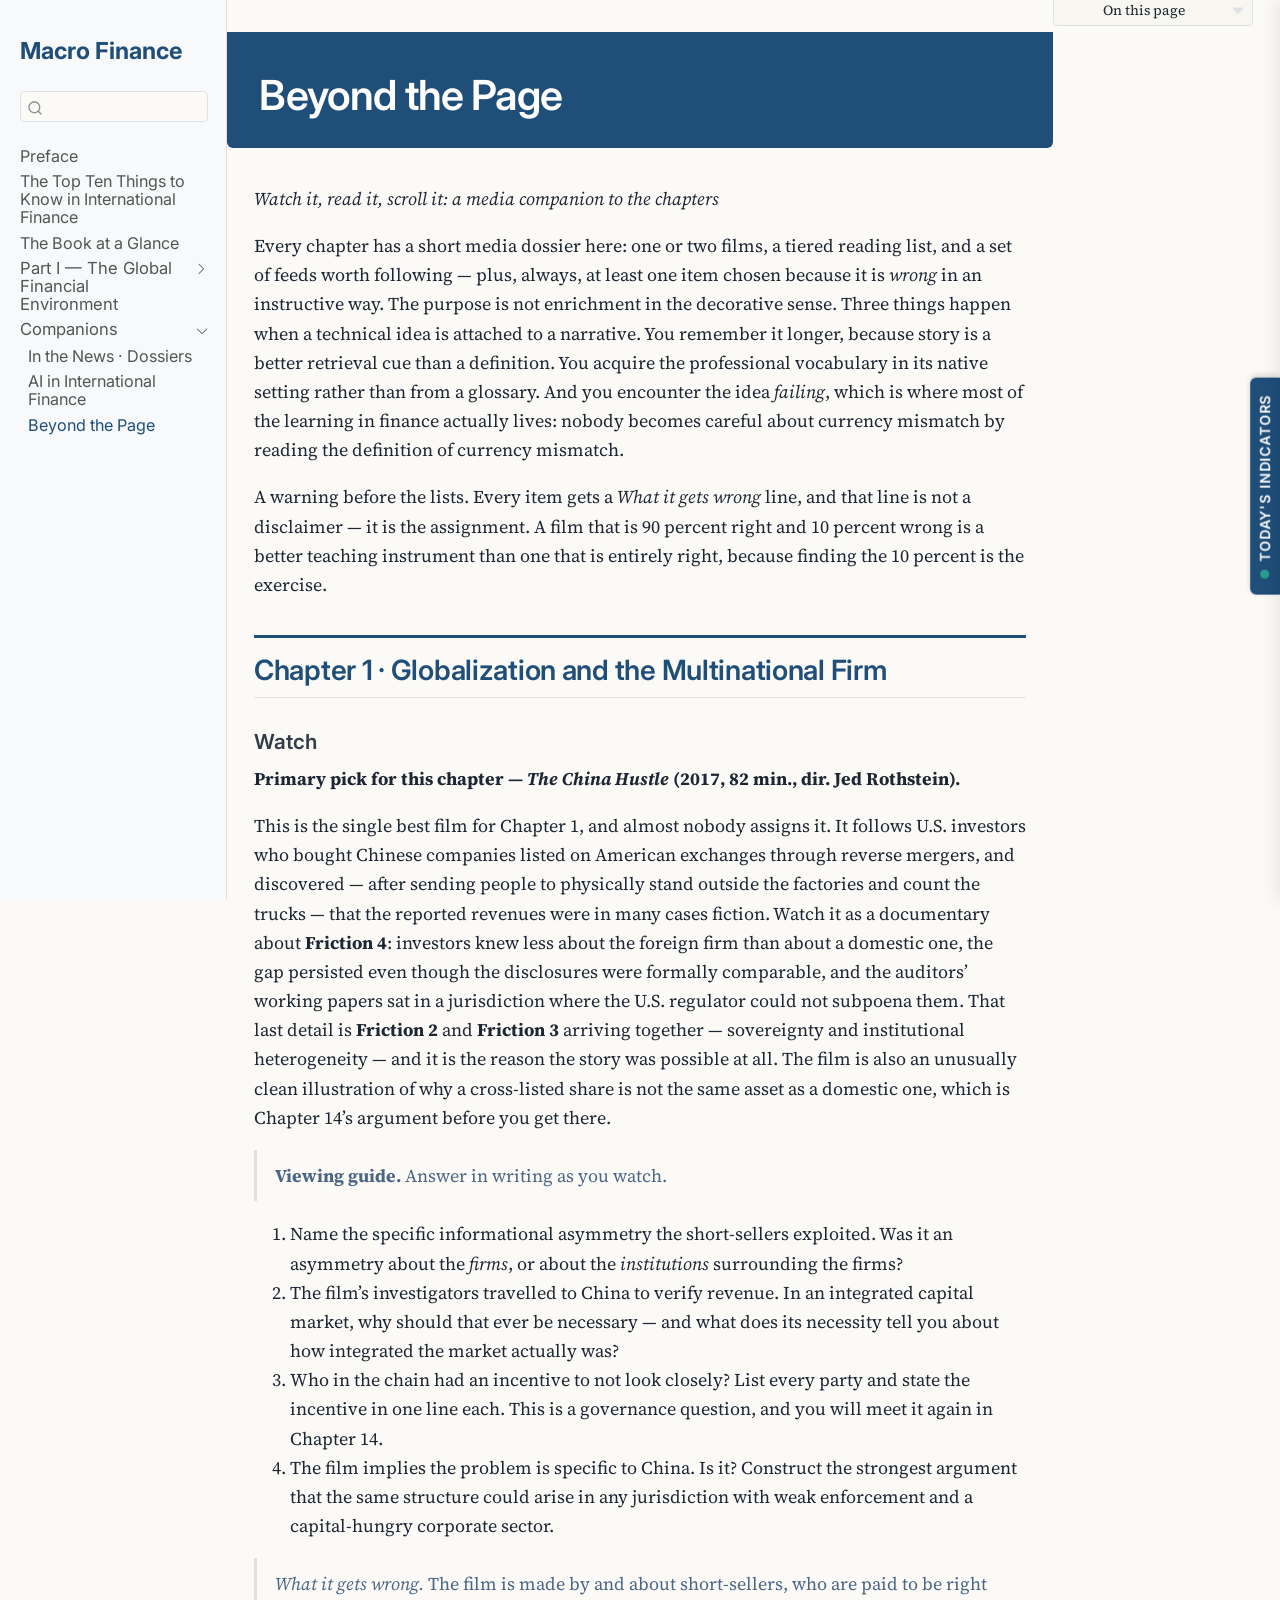
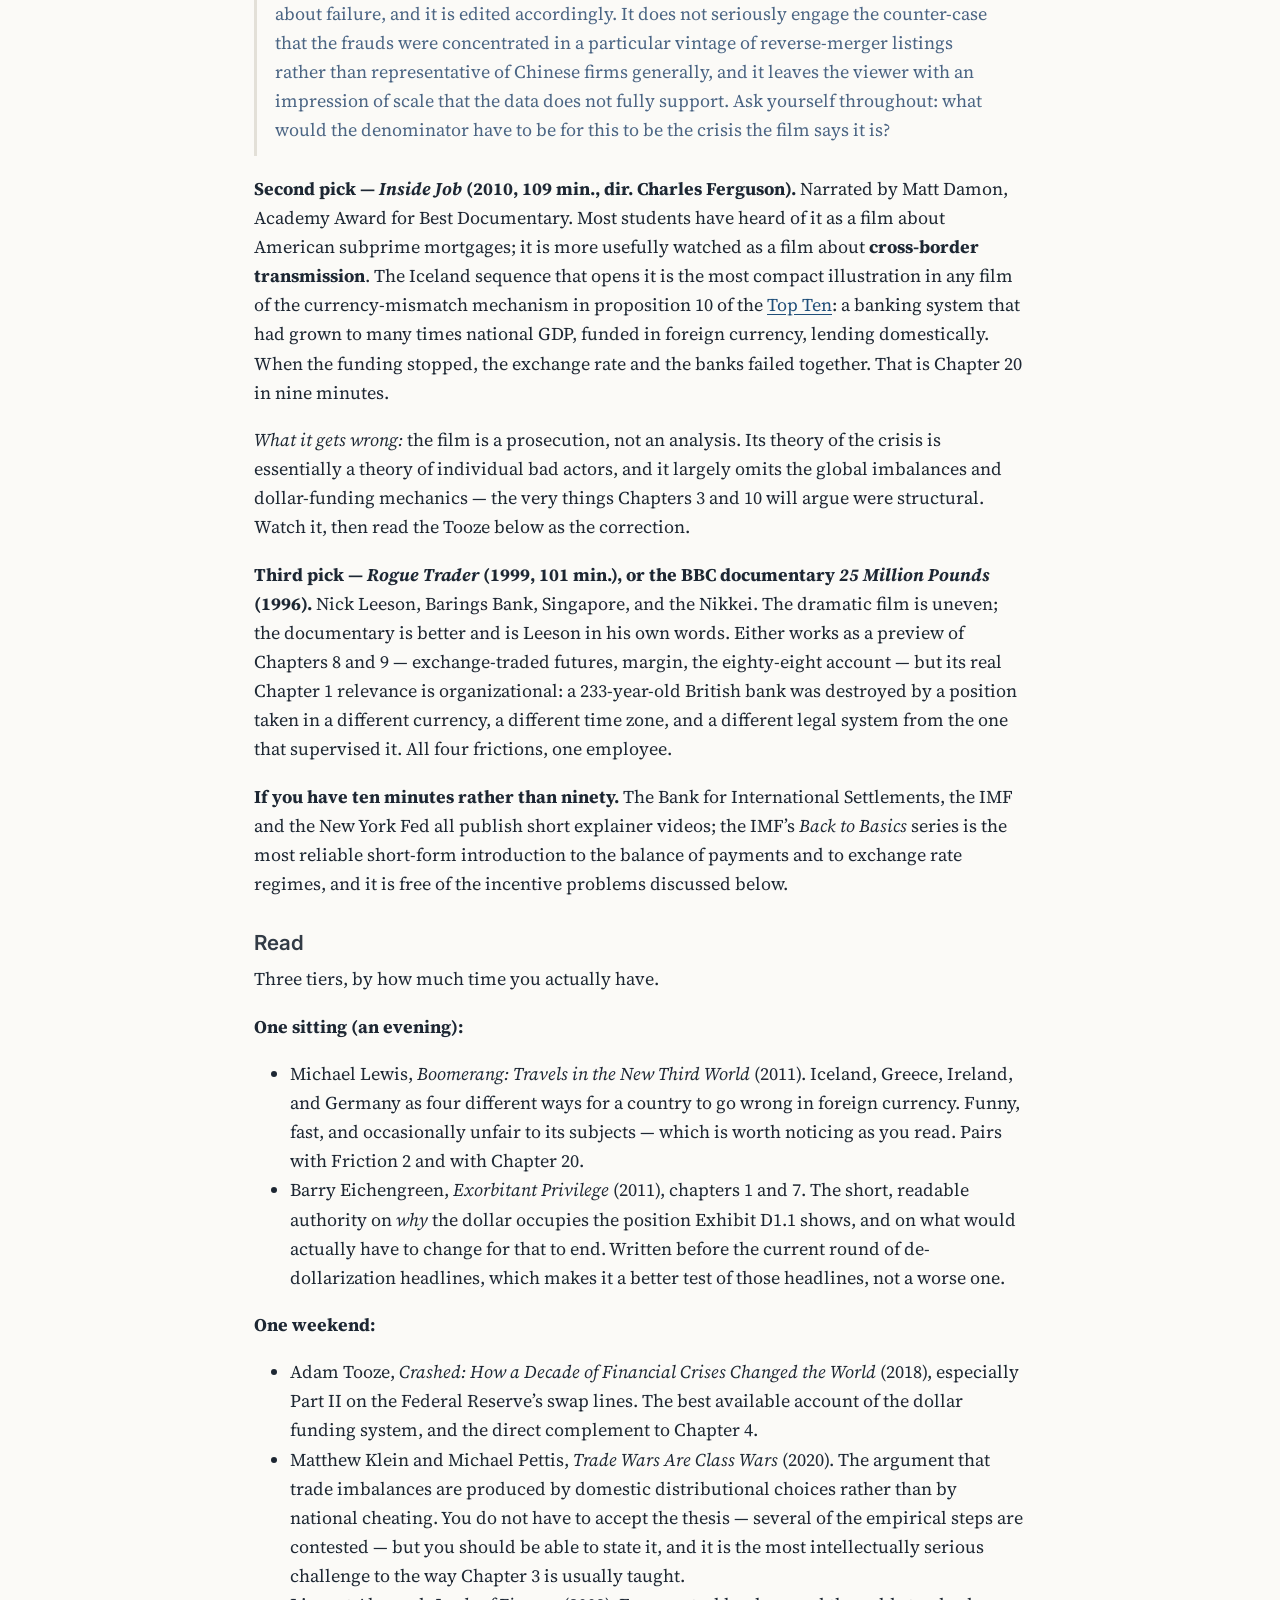
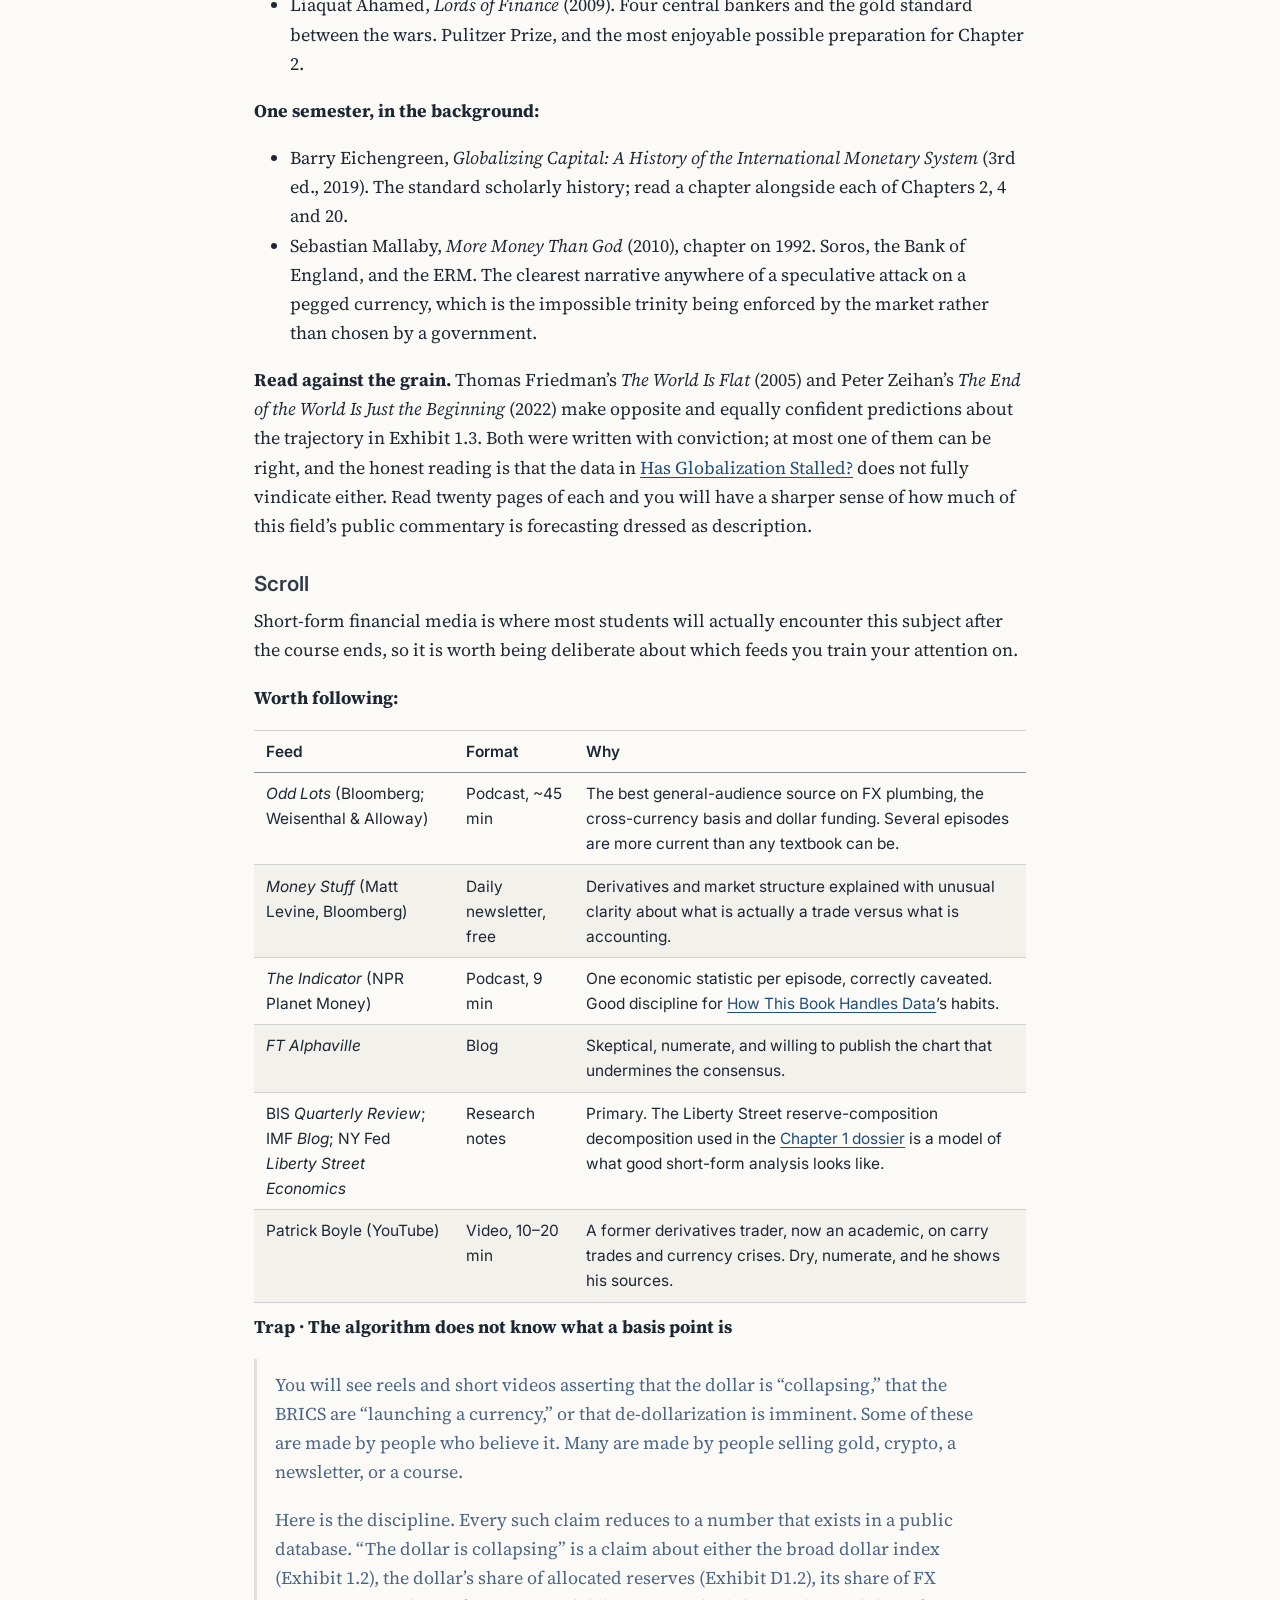
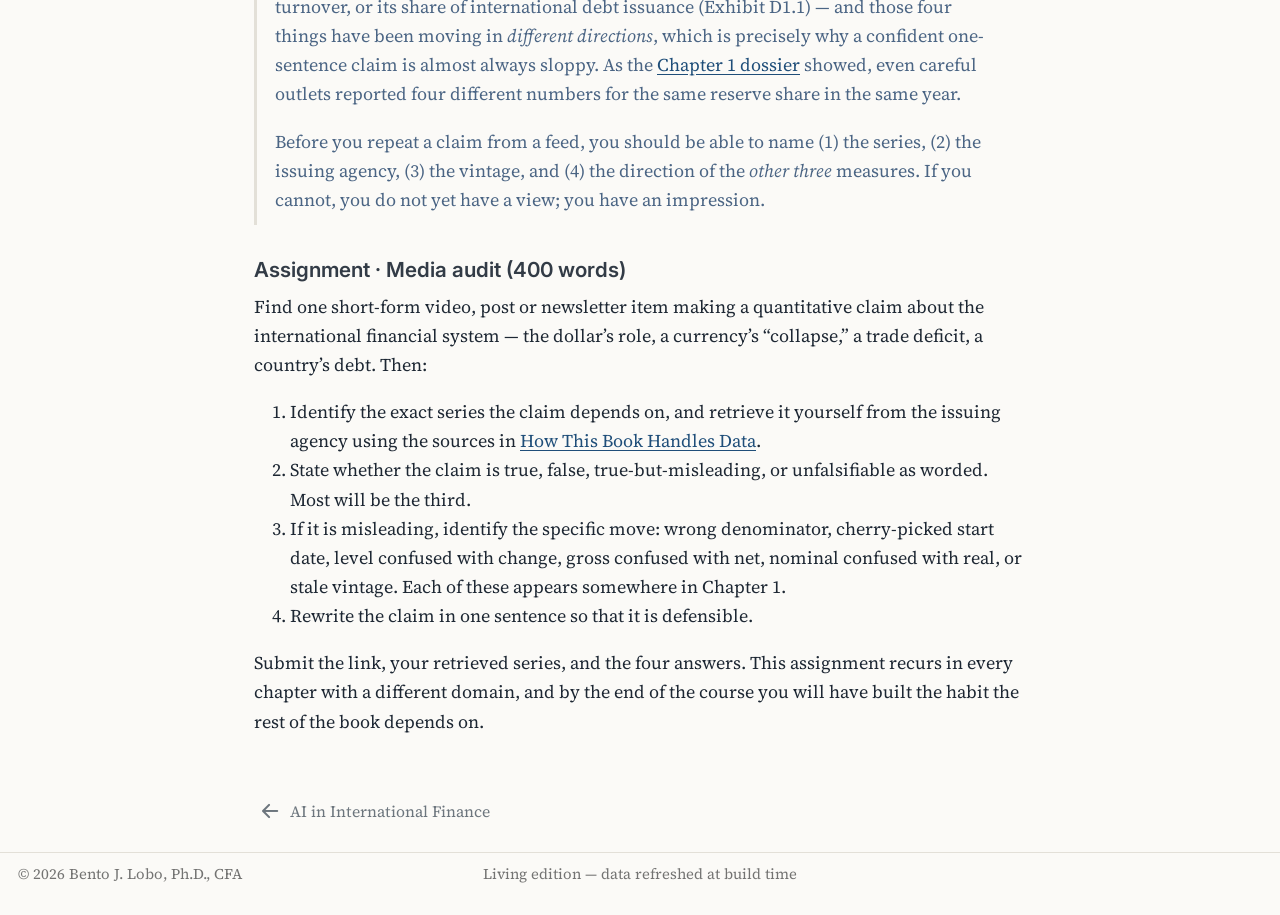
<file: companions/beyond-the-page.html>
<!DOCTYPE html>
<html xmlns="http://www.w3.org/1999/xhtml" lang="en" xml:lang="en"><head>

<meta charset="utf-8">
<meta name="generator" content="quarto-1.11.9">

<meta name="viewport" content="width=device-width, initial-scale=1.0, user-scalable=yes">


<title>Beyond the Page – Macro Finance</title>
<style>
/* Default styles provided by pandoc.
** See https://pandoc.org/MANUAL.html#variables-for-html for config info.
*/
span.smallcaps{font-variant: small-caps;}
div.columns{display: flex; gap: 1.5em;}
div.column{flex: auto;}
@media screen {
div.columns{gap: min(4vw, 1.5em);}
div.column{overflow-x: auto;}
}
div.hanging-indent{margin-left: 1.5em; text-indent: -1.5em;}
ul.task-list{list-style: none;}
ul.task-list li input[type="checkbox"] {
  width: 0.8em;
  margin: 0 0.8em 0.2em -1em; /* quarto-specific, see https://github.com/quarto-dev/quarto-cli/issues/4556 */ 
  vertical-align: middle;
}
</style>


<script src="../site_libs/quarto-nav/quarto-nav.js"></script>
<script src="../site_libs/quarto-nav/headroom.min.js"></script>
<script src="../site_libs/clipboard/clipboard.min.js"></script>
<script src="../site_libs/quarto-search/autocomplete.umd.js"></script>
<script src="../site_libs/quarto-search/fuse.min.js"></script>
<script src="../site_libs/quarto-search/quarto-search.js"></script>
<meta name="quarto:offset" content="../">
<link href="../companions/ai.html" rel="prev">
<script src="../site_libs/quarto-html/quarto.js" type="module"></script>
<script src="../site_libs/quarto-html/tabsets/tabsets.js" type="module"></script>
<script src="../site_libs/quarto-html/scrollable-regions/scrollable-regions.js" type="module"></script>
<script src="../site_libs/quarto-html/popper.min.js"></script>
<script src="../site_libs/quarto-html/tippy.umd.min.js"></script>
<script src="../site_libs/quarto-html/anchor.min.js"></script>
<link href="../site_libs/quarto-html/tippy.css" rel="stylesheet">
<link href="../site_libs/quarto-html/quarto-syntax-highlighting-63b5708e65d6cd79cd7618c58d0c21e7.css" rel="stylesheet" id="quarto-text-highlighting-styles">
<script src="../site_libs/bootstrap/bootstrap.min.js"></script>
<link href="../site_libs/bootstrap/bootstrap-icons.css" rel="stylesheet">
<link href="../site_libs/bootstrap/bootstrap-447c5dbdbaadf3195d746f842414959a.min.css" rel="stylesheet" append-hash="true" id="quarto-bootstrap" data-mode="light">
<script id="quarto-search-options" type="application/json">{
  "location": "sidebar",
  "copy-button": false,
  "collapse-after": 3,
  "panel-placement": "start",
  "type": "textbox",
  "limit": 50,
  "keyboard-shortcut": [
    "f",
    "/",
    "s"
  ],
  "show-item-context": false,
  "language": {
    "search-no-results-text": "No results",
    "search-matching-documents-text": "matching documents",
    "search-copy-link-title": "Copy link to search",
    "search-hide-matches-text": "Hide additional matches",
    "search-more-match-text": "more match in this document",
    "search-more-matches-text": "more matches in this document",
    "search-clear-button-title": "Clear",
    "search-text-placeholder": "",
    "search-detached-cancel-button-title": "Cancel",
    "search-submit-button-title": "Submit",
    "search-label": "Search"
  }
}</script>


</head>

<body class="nav-sidebar docked quarto-light"><a id="quarto-skip-link" class="visually-hidden-focusable" href="#quarto-document-content">Skip to main content</a>

<div id="quarto-search-results"></div>
  <header id="quarto-header" class="headroom fixed-top">
  <nav class="quarto-secondary-nav" aria-label="Toolbar">
    <div class="container-fluid d-flex">
      <button type="button" class="quarto-btn-toggle btn" data-bs-toggle="collapse" role="button" data-bs-target=".quarto-sidebar-collapse-item" aria-controls="quarto-sidebar" aria-expanded="false" aria-label="Toggle sidebar navigation" onclick="if (window.quartoToggleHeadroom) { window.quartoToggleHeadroom(); }">
        <i class="bi bi-layout-text-sidebar-reverse"></i>
      </button>
        <nav class="quarto-page-breadcrumbs" aria-label="Breadcrumbs"><ol class="breadcrumb"><li class="breadcrumb-item"><a href="../companions/dossiers.html">Companions</a></li><li class="breadcrumb-item"><a href="../companions/beyond-the-page.html">Beyond the Page</a></li></ol></nav>
        <a class="flex-grow-1" data-bs-toggle="collapse" data-bs-target=".quarto-sidebar-collapse-item" onclick="if (window.quartoToggleHeadroom) { window.quartoToggleHeadroom(); }">      
        </a>
      <button type="button" class="btn quarto-search-button" aria-label="Search" onclick="window.quartoOpenSearch();">
        <i class="bi bi-search"></i>
      </button>
    </div>
  </nav>
</header>
<!-- content -->
<div id="quarto-content" class="quarto-container page-columns page-rows-contents page-layout-article">
<!-- sidebar -->
  <nav id="quarto-sidebar" class="sidebar collapse collapse-horizontal quarto-sidebar-collapse-item sidebar-navigation docked overflow-auto" aria-label="Site">
    <div class="pt-lg-2 mt-2 text-left sidebar-header">
    <div class="sidebar-title mb-0 py-0">
      <a href="../">Macro Finance</a> 
    </div>
      </div>
        <div class="mt-2 flex-shrink-0 align-items-center">
        <div class="sidebar-search">
        <div id="quarto-search" class="" title="Search"></div>
        </div>
        </div>
    <div class="sidebar-menu-container"> 
    <ul class="list-unstyled mt-1">
        <li class="sidebar-item">
  <div class="sidebar-item-container"> 
  <a href="../index.html" class="sidebar-item-text sidebar-link">
 <span class="menu-text">Preface</span></a>
  </div>
</li>
        <li class="sidebar-item">
  <div class="sidebar-item-container"> 
  <a href="../front/top-ten.html" class="sidebar-item-text sidebar-link">
 <span class="menu-text">The Top Ten Things to Know in International Finance</span></a>
  </div>
</li>
        <li class="sidebar-item">
  <div class="sidebar-item-container"> 
  <a href="../contents.html" class="sidebar-item-text sidebar-link">
 <span class="menu-text">The Book at a Glance</span></a>
  </div>
</li>
        <li class="sidebar-item sidebar-item-section">
      <div class="sidebar-item-container"> 
            <button type="button" class="sidebar-item-text sidebar-item-toggle sidebar-link text-start collapsed" data-bs-toggle="collapse" data-bs-target="#quarto-sidebar-section-1" aria-controls="quarto-sidebar-section-1" aria-expanded="false">
 <span class="menu-text" id="quarto-sidebar-section-1-label">Part I — The Global Financial Environment</span><i class="bi bi-chevron-right" aria-hidden="true"></i></button>
      </div>
      <ul id="quarto-sidebar-section-1" aria-labelledby="quarto-sidebar-section-1-label" class="collapse list-unstyled sidebar-section depth1 ">  
          <li class="sidebar-item">
  <div class="sidebar-item-container"> 
  <a href="../chapters/01-introduction.html" class="sidebar-item-text sidebar-link">
 <span class="menu-text"><span class="chapter-number">1</span>&nbsp; <span class="chapter-title">Globalization and the Multinational Firm</span></span></a>
  </div>
</li>
      </ul>
  </li>
        <li class="sidebar-item sidebar-item-section">
      <div class="sidebar-item-container"> 
            <button type="button" class="sidebar-item-text sidebar-item-toggle sidebar-link text-start" data-bs-toggle="collapse" data-bs-target="#quarto-sidebar-section-2" aria-controls="quarto-sidebar-section-2" aria-expanded="true">
 <span class="menu-text" id="quarto-sidebar-section-2-label">Companions</span><i class="bi bi-chevron-right" aria-hidden="true"></i></button>
      </div>
      <ul id="quarto-sidebar-section-2" aria-labelledby="quarto-sidebar-section-2-label" class="collapse list-unstyled sidebar-section depth1 show">  
          <li class="sidebar-item">
  <div class="sidebar-item-container"> 
  <a href="../companions/dossiers.html" class="sidebar-item-text sidebar-link">
 <span class="menu-text">In the News · Dossiers</span></a>
  </div>
</li>
          <li class="sidebar-item">
  <div class="sidebar-item-container"> 
  <a href="../companions/ai.html" class="sidebar-item-text sidebar-link">
 <span class="menu-text">AI in International Finance</span></a>
  </div>
</li>
          <li class="sidebar-item">
  <div class="sidebar-item-container"> 
  <a href="../companions/beyond-the-page.html" class="sidebar-item-text sidebar-link active">
 <span class="menu-text">Beyond the Page</span></a>
  </div>
</li>
      </ul>
  </li>
    </ul>
    </div>
</nav>
<div id="quarto-sidebar-glass" class="quarto-sidebar-collapse-item" data-bs-toggle="collapse" data-bs-target=".quarto-sidebar-collapse-item"></div>
<!-- margin-sidebar -->
    <div id="quarto-margin-sidebar" class="sidebar margin-sidebar">
        <nav id="TOC" role="doc-toc" aria-labelledby="toc-title" class="toc-active">
    <h2 id="toc-title">On this page</h2>
   
  <ul>
  <li><a href="#btp-ch01" id="toc-btp-ch01" class="nav-link active" data-scroll-target="#btp-ch01">Chapter 1 · Globalization and the Multinational Firm</a>
  <ul class="collapse">
  <li><a href="#watch" id="toc-watch" class="nav-link" data-scroll-target="#watch">Watch</a></li>
  <li><a href="#read" id="toc-read" class="nav-link" data-scroll-target="#read">Read</a></li>
  <li><a href="#scroll" id="toc-scroll" class="nav-link" data-scroll-target="#scroll">Scroll</a></li>
  <li><a href="#assignment-media-audit-400-words" id="toc-assignment-media-audit-400-words" class="nav-link" data-scroll-target="#assignment-media-audit-400-words">Assignment · Media audit (400 words)</a></li>
  </ul></li>
  </ul>
</nav>
    </div>
<!-- main -->
<main class="content" id="quarto-document-content" tabindex="-1">

<header id="title-block-header" class="quarto-title-block default"><nav class="quarto-page-breadcrumbs quarto-title-breadcrumbs d-none d-lg-block" aria-label="Breadcrumbs"><ol class="breadcrumb"><li class="breadcrumb-item"><a href="../companions/dossiers.html">Companions</a></li><li class="breadcrumb-item"><a href="../companions/beyond-the-page.html">Beyond the Page</a></li></ol></nav>
<div class="quarto-title">
<h1 class="title">Beyond the Page</h1>
</div>



<div class="quarto-title-meta">

    
  
    
  </div>
  


</header>


<p><em>Watch it, read it, scroll it: a media companion to the chapters</em></p>
<p>Every chapter has a short media dossier here: one or two films, a tiered reading list, and a set of feeds worth following — plus, always, at least one item chosen because it is <em>wrong</em> in an instructive way. The purpose is not enrichment in the decorative sense. Three things happen when a technical idea is attached to a narrative. You remember it longer, because story is a better retrieval cue than a definition. You acquire the professional vocabulary in its native setting rather than from a glossary. And you encounter the idea <em>failing</em>, which is where most of the learning in finance actually lives: nobody becomes careful about currency mismatch by reading the definition of currency mismatch.</p>
<p>A warning before the lists. Every item gets a <em>What it gets wrong</em> line, and that line is not a disclaimer — it is the assignment. A film that is 90 percent right and 10 percent wrong is a better teaching instrument than one that is entirely right, because finding the 10 percent is the exercise.</p>
<section id="btp-ch01" class="level2">
<h2 class="anchored" data-anchor-id="btp-ch01">Chapter 1 · Globalization and the Multinational Firm</h2>
<section id="watch" class="level3">
<h3 class="anchored" data-anchor-id="watch">Watch</h3>
<p><strong>Primary pick for this chapter — <em>The China Hustle</em> (2017, 82 min., dir. Jed Rothstein).</strong></p>
<p>This is the single best film for Chapter 1, and almost nobody assigns it. It follows U.S. investors who bought Chinese companies listed on American exchanges through reverse mergers, and discovered — after sending people to physically stand outside the factories and count the trucks — that the reported revenues were in many cases fiction. Watch it as a documentary about <strong>Friction 4</strong>: investors knew less about the foreign firm than about a domestic one, the gap persisted even though the disclosures were formally comparable, and the auditors’ working papers sat in a jurisdiction where the U.S. regulator could not subpoena them. That last detail is <strong>Friction 2</strong> and <strong>Friction 3</strong> arriving together — sovereignty and institutional heterogeneity — and it is the reason the story was possible at all. The film is also an unusually clean illustration of why a cross-listed share is not the same asset as a domestic one, which is Chapter 14’s argument before you get there.</p>
<blockquote class="blockquote">
<p><strong>Viewing guide.</strong> Answer in writing as you watch.</p>
</blockquote>
<ol type="1">
<li>Name the specific informational asymmetry the short-sellers exploited. Was it an asymmetry about the <em>firms</em>, or about the <em>institutions</em> surrounding the firms?</li>
<li>The film’s investigators travelled to China to verify revenue. In an integrated capital market, why should that ever be necessary — and what does its necessity tell you about how integrated the market actually was?</li>
<li>Who in the chain had an incentive to not look closely? List every party and state the incentive in one line each. This is a governance question, and you will meet it again in Chapter 14.</li>
<li>The film implies the problem is specific to China. Is it? Construct the strongest argument that the same structure could arise in any jurisdiction with weak enforcement and a capital-hungry corporate sector.</li>
</ol>
<blockquote class="blockquote">
<p><em>What it gets wrong.</em> The film is made by and about short-sellers, who are paid to be right about failure, and it is edited accordingly. It does not seriously engage the counter-case that the frauds were concentrated in a particular vintage of reverse-merger listings rather than representative of Chinese firms generally, and it leaves the viewer with an impression of scale that the data does not fully support. Ask yourself throughout: what would the denominator have to be for this to be the crisis the film says it is?</p>
</blockquote>
<p><strong>Second pick — <em>Inside Job</em> (2010, 109 min., dir. Charles Ferguson).</strong> Narrated by Matt Damon, Academy Award for Best Documentary. Most students have heard of it as a film about American subprime mortgages; it is more usefully watched as a film about <strong>cross-border transmission</strong>. The Iceland sequence that opens it is the most compact illustration in any film of the currency-mismatch mechanism in proposition 10 of the <a href="../front/top-ten.html">Top Ten</a>: a banking system that had grown to many times national GDP, funded in foreign currency, lending domestically. When the funding stopped, the exchange rate and the banks failed together. That is Chapter 20 in nine minutes.</p>
<p><em>What it gets wrong:</em> the film is a prosecution, not an analysis. Its theory of the crisis is essentially a theory of individual bad actors, and it largely omits the global imbalances and dollar-funding mechanics — the very things Chapters 3 and 10 will argue were structural. Watch it, then read the Tooze below as the correction.</p>
<p><strong>Third pick — <em>Rogue Trader</em> (1999, 101 min.), or the BBC documentary <em>25 Million Pounds</em> (1996).</strong> Nick Leeson, Barings Bank, Singapore, and the Nikkei. The dramatic film is uneven; the documentary is better and is Leeson in his own words. Either works as a preview of Chapters 8 and 9 — exchange-traded futures, margin, the eighty-eight account — but its real Chapter 1 relevance is organizational: a 233-year-old British bank was destroyed by a position taken in a different currency, a different time zone, and a different legal system from the one that supervised it. All four frictions, one employee.</p>
<p><strong>If you have ten minutes rather than ninety.</strong> The Bank for International Settlements, the IMF and the New York Fed all publish short explainer videos; the IMF’s <em>Back to Basics</em> series is the most reliable short-form introduction to the balance of payments and to exchange rate regimes, and it is free of the incentive problems discussed below.</p>
</section>
<section id="read" class="level3">
<h3 class="anchored" data-anchor-id="read">Read</h3>
<p>Three tiers, by how much time you actually have.</p>
<p><strong>One sitting (an evening):</strong></p>
<ul>
<li>Michael Lewis, <em>Boomerang: Travels in the New Third World</em> (2011). Iceland, Greece, Ireland, and Germany as four different ways for a country to go wrong in foreign currency. Funny, fast, and occasionally unfair to its subjects — which is worth noticing as you read. Pairs with Friction 2 and with Chapter 20.</li>
<li>Barry Eichengreen, <em>Exorbitant Privilege</em> (2011), chapters 1 and 7. The short, readable authority on <em>why</em> the dollar occupies the position Exhibit D1.1 shows, and on what would actually have to change for that to end. Written before the current round of de-dollarization headlines, which makes it a better test of those headlines, not a worse one.</li>
</ul>
<p><strong>One weekend:</strong></p>
<ul>
<li>Adam Tooze, <em>Crashed: How a Decade of Financial Crises Changed the World</em> (2018), especially Part II on the Federal Reserve’s swap lines. The best available account of the dollar funding system, and the direct complement to Chapter 4.</li>
<li>Matthew Klein and Michael Pettis, <em>Trade Wars Are Class Wars</em> (2020). The argument that trade imbalances are produced by domestic distributional choices rather than by national cheating. You do not have to accept the thesis — several of the empirical steps are contested — but you should be able to state it, and it is the most intellectually serious challenge to the way Chapter 3 is usually taught.</li>
<li>Liaquat Ahamed, <em>Lords of Finance</em> (2009). Four central bankers and the gold standard between the wars. Pulitzer Prize, and the most enjoyable possible preparation for Chapter 2.</li>
</ul>
<p><strong>One semester, in the background:</strong></p>
<ul>
<li>Barry Eichengreen, <em>Globalizing Capital: A History of the International Monetary System</em> (3rd ed., 2019). The standard scholarly history; read a chapter alongside each of Chapters 2, 4 and 20.</li>
<li>Sebastian Mallaby, <em>More Money Than God</em> (2010), chapter on 1992. Soros, the Bank of England, and the ERM. The clearest narrative anywhere of a speculative attack on a pegged currency, which is the impossible trinity being enforced by the market rather than chosen by a government.</li>
</ul>
<p><strong>Read against the grain.</strong> Thomas Friedman’s <em>The World Is Flat</em> (2005) and Peter Zeihan’s <em>The End of the World Is Just the Beginning</em> (2022) make opposite and equally confident predictions about the trajectory in Exhibit 1.3. Both were written with conviction; at most one of them can be right, and the honest reading is that the data in <a href="../chapters/01-introduction.html#sec-globalization" class="quarto-xref"><span>Has Globalization Stalled?</span></a> does not fully vindicate either. Read twenty pages of each and you will have a sharper sense of how much of this field’s public commentary is forecasting dressed as description.</p>
</section>
<section id="scroll" class="level3">
<h3 class="anchored" data-anchor-id="scroll">Scroll</h3>
<p>Short-form financial media is where most students will actually encounter this subject after the course ends, so it is worth being deliberate about which feeds you train your attention on.</p>
<p><strong>Worth following:</strong></p>
<table class="caption-top table">
<thead>
<tr class="header">
<th>Feed</th>
<th>Format</th>
<th>Why</th>
</tr>
</thead>
<tbody>
<tr class="odd">
<td><em>Odd Lots</em> (Bloomberg; Weisenthal &amp; Alloway)</td>
<td>Podcast, ~45 min</td>
<td>The best general-audience source on FX plumbing, the cross-currency basis and dollar funding. Several episodes are more current than any textbook can be.</td>
</tr>
<tr class="even">
<td><em>Money Stuff</em> (Matt Levine, Bloomberg)</td>
<td>Daily newsletter, free</td>
<td>Derivatives and market structure explained with unusual clarity about what is actually a trade versus what is accounting.</td>
</tr>
<tr class="odd">
<td><em>The Indicator</em> (NPR Planet Money)</td>
<td>Podcast, 9 min</td>
<td>One economic statistic per episode, correctly caveated. Good discipline for <a href="../chapters/01-introduction.html#sec-data" class="quarto-xref"><span>How This Book Handles Data</span></a>’s habits.</td>
</tr>
<tr class="even">
<td><em>FT Alphaville</em></td>
<td>Blog</td>
<td>Skeptical, numerate, and willing to publish the chart that undermines the consensus.</td>
</tr>
<tr class="odd">
<td>BIS <em>Quarterly Review</em>; IMF <em>Blog</em>; NY Fed <em>Liberty Street Economics</em></td>
<td>Research notes</td>
<td>Primary. The Liberty Street reserve-composition decomposition used in the <a href="../companions/dossiers.html#dossier-ch01">Chapter 1 dossier</a> is a model of what good short-form analysis looks like.</td>
</tr>
<tr class="even">
<td>Patrick Boyle (YouTube)</td>
<td>Video, 10–20 min</td>
<td>A former derivatives trader, now an academic, on carry trades and currency crises. Dry, numerate, and he shows his sources.</td>
</tr>
</tbody>
</table>
<p><strong>Trap · The algorithm does not know what a basis point is</strong></p>
<blockquote class="blockquote">
<p>You will see reels and short videos asserting that the dollar is “collapsing,” that the BRICS are “launching a currency,” or that de-dollarization is imminent. Some of these are made by people who believe it. Many are made by people selling gold, crypto, a newsletter, or a course.</p>
<p>Here is the discipline. Every such claim reduces to a number that exists in a public database. “The dollar is collapsing” is a claim about either the broad dollar index (Exhibit 1.2), the dollar’s share of allocated reserves (Exhibit D1.2), its share of FX turnover, or its share of international debt issuance (Exhibit D1.1) — and those four things have been moving in <em>different directions</em>, which is precisely why a confident one-sentence claim is almost always sloppy. As the <a href="../companions/dossiers.html#dossier-ch01">Chapter 1 dossier</a> showed, even careful outlets reported four different numbers for the same reserve share in the same year.</p>
<p>Before you repeat a claim from a feed, you should be able to name (1) the series, (2) the issuing agency, (3) the vintage, and (4) the direction of the <em>other three</em> measures. If you cannot, you do not yet have a view; you have an impression.</p>
</blockquote>
</section>
<section id="assignment-media-audit-400-words" class="level3">
<h3 class="anchored" data-anchor-id="assignment-media-audit-400-words">Assignment · Media audit (400 words)</h3>
<p>Find one short-form video, post or newsletter item making a quantitative claim about the international financial system — the dollar’s role, a currency’s “collapse,” a trade deficit, a country’s debt. Then:</p>
<ol type="1">
<li>Identify the exact series the claim depends on, and retrieve it yourself from the issuing agency using the sources in <a href="../chapters/01-introduction.html#sec-data" class="quarto-xref"><span>How This Book Handles Data</span></a>.</li>
<li>State whether the claim is true, false, true-but-misleading, or unfalsifiable as worded. Most will be the third.</li>
<li>If it is misleading, identify the specific move: wrong denominator, cherry-picked start date, level confused with change, gross confused with net, nominal confused with real, or stale vintage. Each of these appears somewhere in Chapter 1.</li>
<li>Rewrite the claim in one sentence so that it is defensible.</li>
</ol>
<p>Submit the link, your retrieved series, and the four answers. This assignment recurs in every chapter with a different domain, and by the end of the course you will have built the habit the rest of the book depends on.</p>


</section>
</section>

</main> <!-- /main -->
<!-- Today's Indicators: site-wide sidebar. Markets and policy odds load in the reader's
     browser; macro releases come from cache/dashboard.json (pylib/dashboard.py). -->
<style>
#mf-ind-toggle{position:fixed;right:0;top:42%;z-index:1040;writing-mode:vertical-rl;transform:rotate(180deg);
  background:#1f4e79;color:#fff;border:0;border-radius:0 6px 6px 0;padding:.9rem .45rem;font:600 .78rem/1 Inter,system-ui,sans-serif;
  letter-spacing:.06em;text-transform:uppercase;cursor:pointer;box-shadow:0 2px 6px rgba(0,0,0,.18)}
#mf-ind-toggle .dot{display:inline-block;width:.5rem;height:.5rem;border-radius:50%;background:#2a9d8f;margin-bottom:.45rem;
  animation:mfpulse 2s infinite}
@keyframes mfpulse{0%,100%{opacity:1}50%{opacity:.35}}
#mf-ind{position:fixed;top:0;right:0;bottom:0;width:330px;max-width:92vw;z-index:1050;background:#fbfaf7;
  border-left:1px solid #e3e0d8;box-shadow:-4px 0 16px rgba(0,0,0,.08);transform:translateX(100%);transition:transform .25s ease;
  display:flex;flex-direction:column;font-family:Inter,system-ui,-apple-system,"Segoe UI",sans-serif;color:#1d2733}
body.mf-ind-open #mf-ind{transform:none}
body.mf-ind-open #mf-ind-toggle{display:none}
@media (min-width:1400px){ body.mf-ind-open{padding-right:330px} body.mf-ind-open #mf-ind{box-shadow:none} }
#mf-ind header{background:#1f4e79;color:#fff;padding:.75rem 1rem .6rem;display:flex;align-items:flex-start;justify-content:space-between}
#mf-ind header h2{all:unset;display:block;font-weight:700;font-size:1rem;letter-spacing:-.01em}
#mf-ind header .sub{font-size:.72rem;color:#c9d8e6;margin-top:.15rem}
#mf-ind header button{background:none;border:0;color:#fff;font-size:1.3rem;line-height:1;cursor:pointer;padding:0 .2rem}
#mf-ind .body{overflow-y:auto;padding:.3rem 0 1rem;flex:1}
#mf-ind section{padding:.55rem 1rem .4rem;border-bottom:1px solid #e3e0d8}
#mf-ind h3{all:unset;display:block;font-size:.68rem;font-weight:700;letter-spacing:.12em;text-transform:uppercase;color:#2a9d8f;margin:.15rem 0 .4rem}
#mf-ind .note{font-size:.68rem;color:#6b7785;line-height:1.35;margin:.3rem 0 0}
#mf-ind .note a{color:#6b7785}
#mf-ind .tv{height:69px;overflow:hidden;margin:0 -.4rem;position:relative}
#mf-ind .tv iframe{width:190%!important;margin-left:-90%}
#mf-ind .tvlab{position:absolute;left:0;top:0;bottom:0;width:48%;background:#fbfaf7;z-index:2;display:flex;flex-direction:column;
  justify-content:center;padding-left:.45rem;line-height:1.2}
#mf-ind .tvlab b{font-size:.86rem;color:#1d2733}#mf-ind .tvlab small{font-size:.66rem;color:#8a95a2}
#mf-ind .row{display:flex;justify-content:space-between;align-items:baseline;gap:.5rem;padding:.28rem 0;font-size:.82rem}
#mf-ind .row + .row{border-top:1px dotted #e3e0d8}
#mf-ind .row .lab{flex:1;color:#3a4654;line-height:1.25}
#mf-ind .row .lab small{display:block;color:#8a95a2;font-size:.68rem}
#mf-ind .row .v{font-weight:700;font-variant-numeric:tabular-nums;white-space:nowrap;text-align:right}
#mf-ind .row .v small{display:block;font-weight:400;font-size:.68rem;color:#8a95a2}
#mf-ind .up{color:#c0392b}#mf-ind .dn{color:#2a7f62}#mf-ind .flat{color:#6b7785}
#mf-ind .odds{margin:.2rem 0 .65rem}
#mf-ind .odds .t{display:flex;justify-content:space-between;font-size:.8rem;margin-bottom:.25rem}
#mf-ind .odds .t a{color:#1d2733;text-decoration:none;white-space:nowrap}#mf-ind .odds .t b{font-weight:700}
#mf-ind .bar{display:flex;height:.95rem;border-radius:3px;overflow:hidden;background:#e3e0d8;font-size:.62rem;color:#fff;font-weight:700}
#mf-ind .bar span{display:flex;align-items:center;justify-content:center;overflow:hidden;white-space:nowrap}
#mf-ind .bar .cut{background:#2a9d8f}#mf-ind .bar .hold{background:#8a95a2}#mf-ind .bar .hike{background:#e76f51}
#mf-ind .legend{display:flex;gap:.7rem;font-size:.66rem;color:#6b7785;margin-top:.1rem}
#mf-ind .legend i{display:inline-block;width:.55rem;height:.55rem;border-radius:2px;margin-right:.2rem;vertical-align:-1px}
#mf-ind .stmt{font-size:.78rem;line-height:1.3;padding:.25rem 0}
#mf-ind .stmt a{color:#1f4e79;text-decoration:none}#mf-ind .stmt a:hover{text-decoration:underline}
#mf-ind .stmt small{display:block;color:#8a95a2;font-size:.66rem}
#mf-ind .stale{color:#b7791f;font-size:.66rem}
#mf-ind .err{font-size:.75rem;color:#8a95a2;font-style:italic}
@media print{#mf-ind,#mf-ind-toggle{display:none!important} body.mf-ind-open{padding-right:0!important}}
</style>

<button id="mf-ind-toggle" type="button" aria-controls="mf-ind" aria-expanded="false">
  <span class="dot"></span>Today's Indicators</button>
<aside id="mf-ind" aria-label="Today's economic indicators" aria-hidden="true">
  <header><div><h2>Today's Indicators</h2><div class="sub" id="mf-ind-clock">&nbsp;</div></div>
    <button type="button" id="mf-ind-close" aria-label="Close indicators">×</button></header>
  <div class="body">
    <section><h3>Markets · live</h3><div id="mf-ind-mkts"></div>
      <p class="note">Streaming quotes via TradingView. DJIA and S&amp;P 500 are index CFDs, which track the cash index
        and also trade outside exchange hours. The Nasdaq Composite and the PHLX Semiconductor index (SOX) are licensed
        and cannot be streamed here, so ETFs stand in on a 15-minute delay: ONEQ tracks the Composite, and SOXX, a
        semiconductor-sector ETF, moves closely with the SOX but is not the same index.</p></section>
    <section><h3>Next policy meeting · market odds</h3><div id="mf-ind-odds"><p class="err">Loading…</p></div>
      <p class="note">Prices on <a href="https://polymarket.com/" target="_blank" rel="noopener">Polymarket</a> prediction
        markets, refreshed every minute. Read them as probabilities; they are not CME FedWatch futures-implied odds.</p></section>
    <section><h3>Central banks</h3><div id="mf-ind-cb"><p class="err">Loading…</p></div></section>
    <section><h3>Inflation</h3><div id="mf-ind-Inflation"></div></section>
    <section><h3>Growth</h3><div id="mf-ind-Growth"></div></section>
    <section><h3>Jobs</h3><div id="mf-ind-Jobs"></div>
      <p class="note" id="mf-ind-src"></p></section>
  </div>
</aside>

<script>
(function () {
  const RAW = "https://raw.githubusercontent.com/bentolobo/macro-finance/main/cache/dashboard.json";
  // [TradingView symbol, our label, sub-label]. TradingView's free widgets cannot show the
  // Nasdaq Composite or PHLX Semiconductor (SOX) index levels (licensed), so those two are
  // tracked through ETFs: ONEQ holds the Composite; SOXX is the largest semiconductor ETF.
  const MKTS = [
    ["FOREXCOM:DJI", "DJIA", "Dow Jones Industrials"],
    ["FOREXCOM:SPXUSD", "S&P 500", "Index"],
    ["NASDAQ:ONEQ", "Nasdaq Composite", "via ONEQ ETF · delayed"],
    ["NASDAQ:SOXX", "Semiconductors", "via SOXX ETF · delayed"],
    ["PYTH:US10Y", "10-yr Treasury", "Yield, %"],
    ["FX:EURUSD", "EUR/USD", "Dollars per euro"],
    ["FX:USDJPY", "USD/JPY", "Yen per dollar"]];
  const BANKS = [
    {name: "Federal Reserve", tag: "fed-rates", re: /^Fed Decision in/i},
    {name: "ECB", tag: "ecb", re: /^ECB Interest Rates:/i},
    {name: "Bank of Japan", tag: "boj", re: /^Bank of Japan Decision in/i}];
  const $ = (id) => document.getElementById(id);
  const esc = (s) => String(s ?? "").replace(/[&<>"]/g, (c) => ({"&": "&amp;", "<": "&lt;", ">": "&gt;", '"': "&quot;"}[c]));
  const store = {get(k) { try { return localStorage.getItem(k); } catch (e) { return null; } },
                 set(k, v) { try { localStorage.setItem(k, v); } catch (e) {} }};
  let started = false, timers = [];

  // ------------------------------------------------------------------ open / close
  function setOpen(open) {
    document.body.classList.toggle("mf-ind-open", open);
    $("mf-ind").setAttribute("aria-hidden", String(!open));
    $("mf-ind-toggle").setAttribute("aria-expanded", String(open));
    store.set("mf-ind-open", open ? "1" : "0");
    if (open && !started) start();
  }
  $("mf-ind-toggle").addEventListener("click", () => setOpen(true));
  $("mf-ind-close").addEventListener("click", () => setOpen(false));
  document.addEventListener("keydown", (e) => { if (e.key === "Escape" && document.body.classList.contains("mf-ind-open") && innerWidth < 1400) setOpen(false); });

  // ------------------------------------------------------------------ clock
  function tick() {
    const t = new Date().toLocaleString("en-US", {timeZone: "America/New_York", weekday: "short", month: "short",
      day: "numeric", hour: "numeric", minute: "2-digit"});
    $("mf-ind-clock").textContent = t + " ET";
  }

  // ------------------------------------------------------------------ markets
  function markets() {
    const box = $("mf-ind-mkts");
    for (const [sym, name, sub] of MKTS) {
      const c = document.createElement("div");
      c.className = "tv tradingview-widget-container";
      const lab = document.createElement("div");
      lab.className = "tvlab";
      lab.innerHTML = `<b>${esc(name)}</b><small>${esc(sub)}</small>`;
      c.innerHTML = '<div class="tradingview-widget-container__widget"></div>';
      const s = document.createElement("script");
      s.src = "https://s3.tradingview.com/external-embedding/embed-widget-single-quote.js";
      s.async = true;
      s.text = JSON.stringify({symbol: sym, width: "100%", colorTheme: "light", isTransparent: true, locale: "en"});
      c.appendChild(s);
      c.appendChild(lab);
      box.appendChild(c);
    }
  }

  // ------------------------------------------------------------------ policy odds
  async function nextMeeting(b) {
    const r = await fetch(`https://gamma-api.polymarket.com/events?tag_slug=${b.tag}&closed=false&limit=100`);
    const evs = (await r.json()).filter((e) => b.re.test(e.title) && new Date(e.endDate) > new Date());
    evs.sort((a, z) => new Date(a.endDate) - new Date(z.endDate));
    const e = evs[0];
    if (!e) return null;
    const g = {cut: 0, hold: 0, hike: 0}; let top = null;
    for (const m of e.markets || []) {
      if (m.closed) continue;
      let p; try { p = parseFloat(JSON.parse(m.outcomePrices)[0]); } catch (x) { continue; }
      const lab = m.groupItemTitle || m.question || "";
      const k = /decrease|cut/i.test(lab) ? "cut" : /no change|hold|unchanged/i.test(lab) ? "hold" : /increase|hike/i.test(lab) ? "hike" : null;
      if (!k || isNaN(p)) continue;
      g[k] += p;
      if (!top || p > top.p) top = {lab, p};
    }
    const tot = g.cut + g.hold + g.hike;
    if (!tot) return null;
    for (const k in g) g[k] /= tot;
    const month = (e.title.match(/(January|February|March|April|May|June|July|August|September|October|November|December)/) || [])[1] || "";
    return {bank: b.name, month, g, top: top && {lab: top.lab, p: top.p / tot}, url: `https://polymarket.com/event/${e.slug}`};
  }
  function short(l) {
    if (/no change|hold|unchanged/i.test(l)) return "Hold";
    const m = l.match(/(\d+\+?)\s*bps?/i);
    return (/increase|hike/i.test(l) ? "Hike" : "Cut") + (m ? " " + m[1] + " bp" : "");
  }
  async function odds() {
    const res = await Promise.allSettled(BANKS.map(nextMeeting));
    const pct = (x) => Math.round(x * 100);
    const html = res.map((r) => {
      if (r.status !== "fulfilled" || !r.value) return "";
      const o = r.value, g = o.g;
      const seg = (k, lab) => g[k] > 0.005 ? `<span class="${k}" style="width:${(g[k] * 100).toFixed(1)}%" title="${lab} ${pct(g[k])}%">${g[k] > .12 ? pct(g[k]) + "%" : ""}</span>` : "";
      return `<div class="odds"><div class="t"><span>${esc(o.bank)} · ${esc(o.month)}</span>
        <a href="${o.url}" target="_blank" rel="noopener">${esc(short(o.top.lab))} <b>${pct(o.top.p)}%</b></a></div>
        <div class="bar">${seg("cut", "Cut")}${seg("hold", "Hold")}${seg("hike", "Hike")}</div></div>`;
    }).join("");
    $("mf-ind-odds").innerHTML = html ? html + '<div class="legend"><span><i style="background:#2a9d8f"></i>Cut</span><span><i style="background:#8a95a2"></i>Hold</span><span><i style="background:#e76f51"></i>Hike</span></div>'
                                      : '<p class="err">Odds are unavailable right now.</p>';
  }

  // ------------------------------------------------------------------ macro data
  function siteBase() {
    const s = document.querySelector('script[src*="site_libs/"]');
    return s ? s.src.slice(0, s.src.indexOf("site_libs/")) : "./";
  }
  async function getJSON() {
    for (const u of [RAW + "?t=" + Math.floor(Date.now() / 300000), siteBase() + "cache/dashboard.json"]) {
      try { const r = await fetch(u, {cache: "no-cache"}); if (r.ok) return await r.json(); } catch (e) {}
    }
    return null;
  }
  const fmt = (v, it) => it.unit === "k" ? Math.round(v).toLocaleString("en-US") + "k"
                                         : Number(v).toFixed(it.dp) + (it.unit === "%" ? "%" : "");
  const fdate = (d) => new Date(d + (d.length === 10 ? "T12:00:00" : "")).toLocaleDateString("en-US", {month: "short", day: "numeric"});
  function arrow(it) {
    const d = it.value - it.prev, eps = it.unit === "k" ? 0.5 : 0.05;
    if (Math.abs(d) < eps) return '<span class="flat">▬</span>';
    const good = (d > 0) === !!it.up_is_good;
    return `<span class="${good ? "dn" : "up"}">${d > 0 ? "▲" : "▼"}</span>`;
  }
  async function macro() {
    const d = await getJSON();
    if (!d) { $("mf-ind-cb").innerHTML = '<p class="err">Data unavailable.</p>'; return; }
    for (const g of d.groups || []) {
      const el = $("mf-ind-" + g.title); if (!el) continue;
      el.innerHTML = g.items.map((it) => `<div class="row"><span class="lab"><a href="${it.url}" target="_blank" rel="noopener" style="color:inherit;text-decoration:none">${esc(it.label)}</a>
        <small>${esc(it.period)}${it.updated ? " · updated " + fdate(it.updated) : ""}${it.status === "cached" ? ' <span class="stale">· last good value</span>' : ""}</small></span>
        <span class="v">${arrow(it)} ${fmt(it.value, it)}<small>prior ${fmt(it.prev, it)}</small></span></div>`).join("");
    }
    const pol = (d.policy || []).map((p) => `<div class="row"><span class="lab">${esc(p.bank)}<small>${esc(p.label)} · ${esc(p.last_move_text)}</small></span>
        <span class="v ${p.last_move_bp > 0 ? "up" : p.last_move_bp < 0 ? "dn" : ""}">${esc(p.rate)}</span></div>`).join("");
    const st = (d.statements || []).slice(0, 4).map((s) => `<div class="stmt"><a href="${esc(s.link)}" target="_blank" rel="noopener">${esc(s.title)}</a>
        <small>${esc(s.bank)} · ${fdate(s.date)}</small></div>`).join("");
    $("mf-ind-cb").innerHTML = pol + (st ? '<div style="margin-top:.35rem">' + st + "</div>" : "");
    const built = d.built ? new Date(d.built).toLocaleString("en-US", {timeZone: "America/New_York", month: "short", day: "numeric", hour: "numeric", minute: "2-digit"}) + " ET" : "—";
    $("mf-ind-src").innerHTML = `Releases from BLS, BEA, the Atlanta Fed, the Fed and ECB via <a href="https://fred.stlouisfed.org/" target="_blank" rel="noopener">FRED</a>, and Eurostat; ` +
      `checked hourly on weekdays. Arrows compare with the prior release. Last change recorded ${built}.`;
  }

  // ------------------------------------------------------------------ start
  function start() {
    started = true;
    tick(); markets(); odds(); macro();
    timers.push(setInterval(tick, 30000), setInterval(odds, 60000), setInterval(macro, 600000));
  }
  const saved = store.get("mf-ind-open");
  setOpen(saved === null ? innerWidth >= 1400 : saved === "1");
})();
</script>
<!-- Modules, gates and the Chapter Checkpoint.
     Authoring (in a chapter .qmd):
       ::: {#module-map data-chapter="ch01"}          module map + progress (top of chapter)
       ::: {.module-banner data-n="1" data-title="…"} start of a module
       ::::: {.gate data-module="1"} :::: {.q} prompt ::: {.a} model answer ::: :::: :::::
       ::::: {.gate .pretest data-module="0"} …       pretest: answers saved, no model answers
       ::: {#pretest-recall}                           shows saved pretest answers (Revisit box)
       ::: {#checkpoint}  + a <script type="application/json" id="checkpoint-items"> block
     Soft lock: every module stays readable; only the Checkpoint is locked until all gates
     are done. State lives in this browser only (localStorage). ?preview opens everything. -->
<style>
.mf-map{background:#fff;border:1px solid #e3e0d8;border-top:4px solid #2a9d8f;border-radius:6px;padding:1rem 1.2rem .8rem;margin:0 0 1.8rem;font-family:Inter,system-ui,sans-serif}
.mf-map h4{all:unset;display:block;font-weight:700;color:#1f4e79;font-size:1rem;margin-bottom:.15rem}
.mf-map .sub{font-size:.8rem;color:#6b7785;margin-bottom:.7rem}
.mf-map ol{list-style:none;padding:0;margin:0;counter-reset:none}
.mf-map li{display:flex;align-items:center;gap:.6rem;padding:.38rem 0;border-top:1px dotted #e3e0d8;font-size:.88rem}
.mf-map li:first-child{border-top:0}
.mf-map .st{flex:0 0 1.5rem;height:1.5rem;border-radius:50%;display:flex;align-items:center;justify-content:center;font-size:.75rem;font-weight:700;border:2px solid #c9d3dc;color:#8a95a2;background:#fff}
.mf-map .done .st{background:#2a9d8f;border-color:#2a9d8f;color:#fff}
.mf-map .cp .st{border-color:#1f4e79;color:#1f4e79}
.mf-map .cp.locked .st{border-color:#c9d3dc;color:#8a95a2}
.mf-map a{color:#1d2733;text-decoration:none}.mf-map a:hover{text-decoration:underline}
.mf-map .tag{margin-left:auto;font-size:.72rem;color:#8a95a2;white-space:nowrap}
.mf-map .done .tag{color:#2a9d8f}
.mf-map .bar{height:6px;background:#eef1f4;border-radius:3px;margin:.7rem 0 .5rem;overflow:hidden}
.mf-map .bar span{display:block;height:100%;background:#2a9d8f;transition:width .3s}
.mf-map .tools{font-size:.72rem;color:#8a95a2}.mf-map .tools button{all:unset;cursor:pointer;color:#1f4e79;text-decoration:underline;margin-right:.8rem}
.mf-banner{display:flex;align-items:center;gap:.7rem;margin:2.4rem 0 -.6rem;font-family:Inter,system-ui,sans-serif}
.mf-banner .n{background:#1f4e79;color:#fff;font-weight:700;font-size:.72rem;letter-spacing:.1em;text-transform:uppercase;padding:.28rem .6rem;border-radius:3px}
.mf-banner .t{font-weight:600;color:#1f4e79;font-size:.9rem}
.mf-banner .s{margin-left:auto;font-size:.74rem;color:#8a95a2}
.mf-banner.done .s{color:#2a9d8f}
.mf-banner .warn{display:block;font-size:.74rem;color:#b7791f;font-weight:400}
.mf-gate{background:#f3f7f6;border:1px solid #cfe5e1;border-left:5px solid #2a9d8f;border-radius:0 6px 6px 0;padding:1rem 1.2rem .6rem;margin:2rem 0;font-family:Inter,system-ui,sans-serif;font-size:.9rem}
.mf-gate > h4{all:unset;display:block;font-weight:700;color:#1d6b62;font-size:.95rem;margin-bottom:.15rem}
.mf-gate > .sub{font-size:.78rem;color:#5c6b78;margin-bottom:.6rem}
.mf-gq{border-top:1px solid #d9ebe7;padding:.7rem 0 .5rem}
.mf-gq .p{font-family:"Source Serif 4",Georgia,serif;font-size:1rem;margin-bottom:.45rem}
.mf-gq .p p{margin:0}
.mf-gq textarea,.mf-cp input[type=text],.mf-cp textarea{width:100%;box-sizing:border-box;border:1px solid #c9d3dc;border-radius:4px;padding:.45rem .55rem;font:inherit;font-size:.9rem;background:#fff}
.mf-gq textarea{min-height:3.2rem}
.mf-btn{all:unset;cursor:pointer;display:inline-block;background:#1f4e79;color:#fff;font-weight:600;font-size:.8rem;padding:.38rem .8rem;border-radius:4px;margin:.4rem .4rem 0 0}
.mf-btn[disabled]{background:#a9b6c3;cursor:not-allowed}
.mf-btn.ghost{background:#fff;color:#1f4e79;border:1px solid #1f4e79}
.mf-btn.r1{background:#2a9d8f}.mf-btn.r2{background:#b7791f}.mf-btn.r3{background:#c0392b}
.mf-ans{background:#fff;border:1px dashed #9fd8cf;border-radius:4px;padding:.55rem .7rem;margin-top:.5rem;font-size:.88rem}
.mf-ans b.k{color:#1d6b62}
.mf-rated{font-size:.78rem;color:#1d6b62;margin-top:.35rem}
.mf-gate .fin{font-weight:700;color:#1d6b62;padding:.5rem 0}
.mf-cp{background:#fff;border:1px solid #c9d3dc;border-top:5px solid #1f4e79;border-radius:6px;padding:1.1rem 1.3rem;margin:1.2rem 0 2rem;font-family:Inter,system-ui,sans-serif;font-size:.9rem}
.mf-cp.locked{background:#f6f5f2;border-top-color:#a9b6c3}
.mf-cp h4{all:unset;display:block;font-weight:700;font-size:1.05rem;color:#1f4e79;margin-bottom:.3rem}
.mf-cp .lock{font-size:2rem;line-height:1;float:right;opacity:.5}
.mf-cp ul.todo{margin:.4rem 0 .2rem 1.1rem}
.mf-cp .meta{font-size:.78rem;color:#6b7785}
.mf-ci{border-top:1px solid #e3e0d8;padding:.9rem 0 .6rem}
.mf-ci .hd{font-size:.7rem;font-weight:700;letter-spacing:.1em;text-transform:uppercase;color:#8a95a2;margin-bottom:.25rem}
.mf-ci .p{font-family:"Source Serif 4",Georgia,serif;font-size:1rem;margin-bottom:.5rem}
.mf-ci .row{display:flex;gap:.8rem;align-items:center;flex-wrap:wrap}
.mf-ci .row input[type=text]{max-width:12rem}
.mf-ci label.c{font-size:.78rem;color:#5c6b78;display:flex;align-items:center;gap:.4rem}
.mf-ci input[type=range]{width:8rem}
.mf-ci .res{margin-top:.5rem;padding:.55rem .7rem;border-radius:4px;font-size:.86rem}
.mf-ci .res.ok{background:#e8f5f2;border-left:4px solid #2a9d8f}
.mf-ci .res.no{background:#fbeeea;border-left:4px solid #e76f51}
.mf-ci .res.self{background:#f4f6f8;border-left:4px solid #8a95a2}
.mf-score{background:#1f4e79;color:#fff;border-radius:6px;padding:.9rem 1.1rem;margin:.8rem 0}
.mf-score b{font-size:1.5rem}
.mf-score .meta{color:#c9d8e6}
.mf-score a{color:#9fd8cf}
.mf-preview{position:fixed;left:.6rem;bottom:.6rem;z-index:1060;background:#b7791f;color:#fff;font:600 .72rem Inter,sans-serif;padding:.3rem .6rem;border-radius:4px}
@media print{.mf-gate textarea,.mf-btn,.mf-map .tools,.mf-preview{display:none!important}}
</style>
<script>
(function () {
  const map = document.getElementById("module-map");
  if (!map) return;
  const CH = map.dataset.chapter || "ch";
  const KEY = "mf-progress-" + CH;
  const PREVIEW = /[?&]preview\b/.test(location.search);
  const PASS = 70, MAX_ATTEMPTS = 3, WAIT_H = 24;
  const esc = (s) => String(s ?? "").replace(/[&<>"]/g, (c) => ({"&": "&amp;", "<": "&lt;", ">": "&gt;", '"': "&quot;"}[c]));
  const load = () => { try { return JSON.parse(localStorage.getItem(KEY + (PREVIEW ? "-preview" : ""))) || {}; } catch (e) { return {}; } };
  let S = load(); S.gates = S.gates || {}; S.attempts = S.attempts || [];
  const persist = () => { try { localStorage.setItem(KEY + (PREVIEW ? "-preview" : ""), JSON.stringify(S)); } catch (e) {} };
  const save = () => { persist(); render(); };
  if (PREVIEW) { const b = document.createElement("div"); b.className = "mf-preview"; b.textContent = "Instructor preview · progress not kept with student data"; document.body.appendChild(b); }

  // -------------------------------------------------------------- modules
  const banners = [...document.querySelectorAll(".module-banner")].map((el) => ({el, n: +el.dataset.n, title: el.dataset.title}));
  const gates = [...document.querySelectorAll(".gate")];
  const titleOf = (n) => (banners.find((b) => b.n === n) || {}).title || (n === 0 ? "Before You Read" : "Module " + n);
  const gateDone = (n) => !!(S.gates[n] && S.gates[n].done);
  const allN = gates.map((g) => +g.dataset.module).sort((a, b) => a - b);
  const allDone = () => allN.every(gateDone);

  // ---------------------------------------------------------------- gates
  gates.forEach((g) => {
    const n = +g.dataset.module, pre = g.classList.contains("pretest");
    g.id = g.id || "gate-" + n;
    const qs = [...g.querySelectorAll(":scope > .q")].map((q) => {
      const a = q.querySelector(":scope > .a"); const ans = a ? a.innerHTML : ""; if (a) a.remove();
      return {prompt: q.innerHTML, ans};
    });
    const box = document.createElement("div");
    box.className = "mf-gate"; box.id = g.id; box.dataset.module = n;
    g.replaceWith(box);
    const st = () => (S.gates[n] = S.gates[n] || {items: []});
    function draw() {
      const s = st();
      box.innerHTML = pre
        ? `<h4>Before you read: commit to an answer</h4><div class="sub">Type your best guess to each question above. No looking anything up. Your answers are kept in this browser, and you'll see them again at the end of the chapter.</div>`
        : `<h4>Check · Module ${n}: ${esc(titleOf(n))}</h4><div class="sub">Answer from memory first, then reveal the model answer and rate yourself honestly. Rating every question completes the check. Your rating isn't scored; the attempt is what counts.</div>`;
      qs.forEach((q, i) => {
        const it = s.items[i] = s.items[i] || {};
        const d = document.createElement("div"); d.className = "mf-gq";
        d.innerHTML = `<div class="p">${pre ? "<b>" + (i + 1) + ".</b> " : ""}${q.prompt}</div><textarea aria-label="Your answer">${esc(it.text || "")}</textarea>`;
        const ta = d.querySelector("textarea");
        if (pre) {
          ta.addEventListener("input", () => { it.text = ta.value; s.done = qs.every((_, j) => (s.items[j] && (s.items[j].text || "").trim().length >= 3)); save(); updateFin(); });
        } else {
          const btn = document.createElement("button"); btn.className = "mf-btn"; btn.type = "button"; btn.textContent = "Reveal model answer";
          const area = document.createElement("div");
          const showAns = () => {
            btn.remove();
            area.innerHTML = `<div class="mf-ans"><b class="k">Model answer.</b> ${q.ans}</div>` +
              (it.rating ? `<div class="mf-rated">You rated this: ${{1: "got it", 2: "partly", 3: "missed it"}[it.rating]}. <a href="#" class="rerate">change</a></div>`
                         : `<div><button class="mf-btn r1" data-r="1" type="button">Got it</button><button class="mf-btn r2" data-r="2" type="button">Partly</button><button class="mf-btn r3" data-r="3" type="button">Missed it</button></div>`);
            area.querySelectorAll("[data-r]").forEach((b) => b.addEventListener("click", () => {
              it.rating = +b.dataset.r; it.text = ta.value; s.done = qs.every((_, j) => s.items[j] && s.items[j].rating); if (s.done) s.when = Date.now(); save(); showAns(); updateFin();
            }));
            const rr = area.querySelector(".rerate"); if (rr) rr.addEventListener("click", (e) => { e.preventDefault(); it.rating = 0; s.done = false; save(); showAns(); updateFin(); });
          };
          btn.disabled = (ta.value.trim().length < 10) && !PREVIEW;
          ta.addEventListener("input", () => { it.text = ta.value; btn.disabled = ta.value.trim().length < 10 && !PREVIEW; persist(); });
          btn.addEventListener("click", showAns);
          d.appendChild(btn); d.appendChild(area);
          if (it.rating) showAns();
        }
        box.appendChild(d);
      });
      const fin = document.createElement("div"); fin.className = "fin"; box.appendChild(fin);
      function updateFin() {
        const next = banners.find((b) => b.n === n + 1);
        fin.innerHTML = st().done ? `✓ ${pre ? "Answers saved." : "Check complete."} ` + (next ? `<a href="#${next.el.id}">Continue to Module ${next.n}: ${esc(next.title)} ↓</a>` : `<a href="#checkpoint">Go to the Chapter Checkpoint ↓</a>`) : "";
      }
      updateFin();
    }
    draw();
  });

  // ------------------------------------------------------------- banners
  banners.forEach((b) => { b.el.id = b.el.id || "module-" + b.n; b.el.classList.add("mf-banner"); });
  function renderBanners() {
    banners.forEach((b) => {
      const prevUndone = allN.filter((m) => m < b.n && !gateDone(m));
      b.el.classList.toggle("done", gateDone(b.n));
      b.el.innerHTML = `<span class="n">Module ${b.n}</span><span class="t">${esc(b.title)}</span>` +
        `<span class="s">${gateDone(b.n) ? "✓ check complete" : "check not yet done"}` +
        (prevUndone.length ? `<span class="warn">You're reading ahead: the check for ${prevUndone.map((m) => m === 0 ? "Before You Read" : "Module " + m).join(", ")} is still open.</span>` : "") + `</span>`;
    });
  }

  // ----------------------------------------------------------- module map
  function renderMap() {
    const done = allN.filter(gateDone).length;
    const best = bestScore();
    const lockedCP = !allDone() && !PREVIEW;
    map.className = "mf-map";
    map.innerHTML = `<h4>This chapter in ${banners.length} modules</h4>
      <div class="sub">Work through the modules in order. Each ends with a short check. The Chapter Checkpoint unlocks when every check is done.</div>
      <div class="bar"><span style="width:${Math.round(100 * done / allN.length)}%"></span></div>
      <ol>${allN.map((n) => `<li class="${gateDone(n) ? "done" : ""}"><span class="st">${gateDone(n) ? "✓" : n}</span>
          <a href="#${n === 0 ? "gate-0" : "module-" + n}">${n === 0 ? "Before You Read (pretest)" : esc(titleOf(n))}</a>
          <span class="tag">${gateDone(n) ? "done" : "to do"}</span></li>`).join("")}
        <li class="cp ${lockedCP ? "locked" : ""}"><span class="st">${lockedCP ? "🔒" : "★"}</span><a href="#checkpoint">Chapter Checkpoint</a>
          <span class="tag">${best != null ? "best " + best + "%" : lockedCP ? "locked" : "open"}</span></li></ol>
      <div class="tools" style="margin-top:.6rem">Progress is saved in this browser only.
        <button type="button" data-t="export">Copy progress code</button><button type="button" data-t="import">Paste progress code</button><button type="button" data-t="reset">Reset</button></div>`;
    map.querySelector('[data-t="export"]').onclick = async () => {
      const code = btoa(unescape(encodeURIComponent(JSON.stringify(S))));
      try { await navigator.clipboard.writeText(code); alertInline("Progress code copied. Paste it on your other device."); } catch (e) { prompt("Copy this progress code:", code); }
    };
    map.querySelector('[data-t="import"]').onclick = () => {
      const code = prompt("Paste a progress code:"); if (!code) return;
      try { S = JSON.parse(decodeURIComponent(escape(atob(code.trim())))); save(); location.reload(); } catch (e) { alertInline("That code could not be read."); }
    };
    map.querySelector('[data-t="reset"]').onclick = () => { if (confirm("Erase your progress, answers and Checkpoint attempts for this chapter?")) { S = {gates: {}, attempts: []}; save(); location.reload(); } };
  }
  function alertInline(msg) { const t = map.querySelector(".tools"); const s = document.createElement("div"); s.textContent = msg; s.style.color = "#1d6b62"; t.appendChild(s); setTimeout(() => s.remove(), 4000); }

  // ------------------------------------------------------- pretest recall
  function renderRecall() {
    const el = document.getElementById("pretest-recall"); if (!el) return;
    const items = (S.gates[0] && S.gates[0].items) || [];
    if (!items.some((i) => i && i.text)) { el.innerHTML = `<p><em>You didn't record pretest answers in this browser.</em></p>`; return; }
    el.innerHTML = `<p><b>What you wrote before reading:</b></p><ol>${items.map((i) => `<li>${esc((i && i.text) || "—")}</li>`).join("")}</ol>`;
  }

  // ===================================================== CHECKPOINT ENGINE
  const cpEl = document.getElementById("checkpoint");
  let ITEMS = [];
  try { ITEMS = JSON.parse(document.getElementById("checkpoint-items").textContent); } catch (e) {}

  function rng(seedStr) { // mulberry32 over a string hash
    let h = 1779033703 ^ seedStr.length;
    for (let i = 0; i < seedStr.length; i++) { h = Math.imul(h ^ seedStr.charCodeAt(i), 3432918353); h = (h << 13) | (h >>> 19); }
    let a = h >>> 0;
    return () => { a |= 0; a = (a + 0x6D2B79F5) | 0; let t = Math.imul(a ^ (a >>> 15), 1 | a); t = (t + Math.imul(t ^ (t >>> 7), 61 | t)) ^ t; return ((t ^ (t >>> 14)) >>> 0) / 4294967296; };
  }
  const pick = (r, lo, hi, step) => { const k = Math.round((hi - lo) / step); return +(lo + step * Math.floor(r() * (k + 1))).toFixed(6); };
  const fmt = (x, d) => Number(x).toLocaleString("en-US", {minimumFractionDigits: d, maximumFractionDigits: d});

  // Generators: return {prompt, answer, unit, tol (relative), atol, solution}
  const GEN = {
    fx_vs_trade(r) {
      const T = pick(r, 6.0, 10.0, 0.1), X = pick(r, 22, 28, 0.5);
      const a = X / T;
      return {vars: {T: fmt(T, 1), X: fmt(X, 1)}, answer: a, unit: "trading days", tol: 0.03, atol: 0.15,
        solution: `Days needed = annual exports ÷ daily turnover = ${fmt(X, 1)} ÷ ${fmt(T, 1)} = <b>${fmt(a, 2)} trading days</b>. Currency trading clears a year of goods trade in a few days, which is why most turnover can't be paying for trade.`};
    },
    cagr(r) {
      const a = pick(r, 3.0, 5.5, 0.1), b = pick(r, 6.5, 10.0, 0.1), n = pick(r, 6, 12, 1);
      const g = (Math.pow(b / a, 1 / n) - 1) * 100;
      return {vars: {a: fmt(a, 1), b: fmt(b, 1), n}, answer: g, unit: "% per year", tol: 0, atol: 0.1,
        solution: `CAGR = (end ÷ start)<sup>1/n</sup> − 1 = (${fmt(b, 1)} ÷ ${fmt(a, 1)})<sup>1/${n}</sup> − 1 = <b>${fmt(g, 2)}% per year</b>.`};
    },
    receivable(r) {
      const A = pick(r, 2, 8, 0.5), S0 = pick(r, 1.02, 1.18, 0.005);
      let d = pick(r, -0.08, 0.08, 0.005); if (Math.abs(d) < 0.02) d = d < 0 ? -0.03 : 0.03;
      const S1 = +(S0 * (1 + d)).toFixed(4), chg = A * 1e6 * (S1 - S0) / 1000;
      return {vars: {A: fmt(A, 1), S0: S0.toFixed(4), S1: S1.toFixed(4)}, answer: chg, unit: "$ thousands", tol: 0.01, atol: 1,
        solution: `Change = €${fmt(A, 1)}m × ($${S1.toFixed(4)} − $${S0.toFixed(4)}) = <b>${chg >= 0 ? "+" : "−"}$${fmt(Math.abs(chg), 0)} thousand</b>. That's transaction exposure: the euro amount is fixed, the dollar amount is not.`};
    },
    translation(r) {
      const N = pick(r, 120, 240, 5), r0 = pick(r, 16.5, 18.5, 0.05);
      let d = pick(r, -0.12, 0.15, 0.01); if (Math.abs(d) < 0.05) d = 0.08;
      const r1 = +(r0 * (1 + d)).toFixed(2), g = N / r1 - N / r0;
      return {vars: {N, r0: r0.toFixed(2), r1: r1.toFixed(2)}, answer: g, unit: "$ millions", tol: 0.02, atol: 0.05,
        solution: `Dollar value before = ${N} ÷ ${r0.toFixed(2)} = $${fmt(N / r0, 2)}m; after = ${N} ÷ ${r1.toFixed(2)} = $${fmt(N / r1, 2)}m. Translation ${g < 0 ? "loss" : "gain"} = <b>${g < 0 ? "−" : "+"}$${fmt(Math.abs(g), 2)}m</b>. It goes to the cumulative translation adjustment in equity, not through income, and no cash moves.`};
    }
  };
  const fill = (t, v) => t.replace(/\{(\w+)\}/g, (_, k) => v[k] ?? "{" + k + "}");

  function build(seed) {
    const r = rng(seed);
    return ITEMS.map((it, i) => {
      const o = {i, kind: it.kind, module: it.module, label: it.label, from: it.from};
      if (it.kind === "num") { const g = GEN[it.gen](r); Object.assign(o, g, {prompt: fill(it.prompt, g.vars)}); }
      else if (it.kind === "keyword") { const sc = it.pool[Math.floor(r() * it.pool.length)]; Object.assign(o, {prompt: it.prompt + "<br><br>" + sc.text, keys: sc.keys, model: sc.model}); }
      else Object.assign(o, {prompt: it.prompt, model: it.model, rubric: it.rubric});
      return o;
    });
  }
  const parseNum = (s) => { const x = parseFloat(String(s).replace(/[,$€%\s]/g, "").replace(/[−–]/g, "-")); return isNaN(x) ? null : x; };
  const numOK = (x, it) => x != null && (Math.abs(x - it.answer) <= Math.max(it.atol || 0, Math.abs(it.answer) * (it.tol || 0)));
  function bestScore() { const sc = (S.attempts || []).filter((a) => a.score != null).map((a) => a.score); return sc.length ? Math.max(...sc) : null; }

  let live = null; // in-progress attempt
  function renderCP() {
    if (!cpEl) return;
    cpEl.className = "mf-cp";
    const atts = (S.attempts || []).filter((a) => a.score != null);
    const used = atts.length, best = bestScore();
    if (!allDone() && !PREVIEW) {
      cpEl.classList.add("locked");
      const todo = allN.filter((n) => !gateDone(n));
      cpEl.innerHTML = `<span class="lock">🔒</span><h4>Chapter Checkpoint</h4>
        <p>Unlocks when every module check is done. Still to do:</p>
        <ul class="todo">${todo.map((n) => `<li><a href="#gate-${n}">${n === 0 ? "Before You Read" : "Module " + n + ": " + esc(titleOf(n))}</a></li>`).join("")}</ul>
        <p class="meta">${ITEMS.length} questions · about 20 minutes · up to ${MAX_ATTEMPTS} attempts, best score counts · new numbers each attempt</p>`;
      return;
    }
    if (live) return drawLive();
    const last = atts[atts.length - 1];
    const waitUntil = last ? last.when + WAIT_H * 3600e3 : 0;
    const wait = !PREVIEW && used > 0 && used < MAX_ATTEMPTS && Date.now() < waitUntil;
    let html = `<h4>Chapter Checkpoint</h4>
      <p class="meta">${ITEMS.length} questions covering Modules 1–${Math.max(...allN)}, one of them carried forward from the Top Ten · about 20 minutes ·
      up to ${MAX_ATTEMPTS} attempts, best score counts · target ${PASS}% · each attempt has new numbers · retakes open ${WAIT_H} hours after an attempt, because spacing works.</p>`;
    if (atts.length) {
      html += `<div class="mf-score">Best score <b>${best}%</b> ${best >= PASS ? "· target met ✓" : ""}<div class="meta">${atts.map((a, k) => `Attempt ${k + 1}: ${a.score}%`).join(" · ")}${calibLine(atts[atts.length - 1])}</div>
        ${weakLine(atts[atts.length - 1])}</div>`;
    }
    if (used >= MAX_ATTEMPTS && !PREVIEW) html += `<p>You've used all ${MAX_ATTEMPTS} attempts. Your best score stands. The practice problems and the module checks are still open for review.</p>`;
    else if (wait) html += `<p>Your next attempt opens <b>${new Date(waitUntil).toLocaleString([], {weekday: "short", hour: "numeric", minute: "2-digit"})}</b>. Use the time to revisit the modules flagged above.</p>`;
    else html += `<div class="row" style="display:flex;gap:.6rem;align-items:center;flex-wrap:wrap"><label>Student ID or name <input type="text" id="cp-id" value="${esc(S.sid || "")}" style="width:12rem"></label>
      <button class="mf-btn" id="cp-start" type="button">Start attempt ${used + 1} of ${MAX_ATTEMPTS}</button></div>
      <p class="meta">Your ID only sets your numbers, so no two students get the same problems. It never leaves this browser.</p>`;
    cpEl.innerHTML = html;
    const st = cpEl.querySelector("#cp-start");
    if (st) st.onclick = () => {
      const id = (cpEl.querySelector("#cp-id").value || "").trim();
      if (!id) { cpEl.querySelector("#cp-id").focus(); return; }
      S.sid = id; const k = used + 1;
      live = {k, items: build(`${id}|${CH}|${k}${PREVIEW ? "|" + Date.now() : ""}`), resp: {}, phase: "answer"};
      save(); cpEl.scrollIntoView({behavior: "smooth"});
    };
  }
  function calibLine(a) {
    if (!a || !a.conf) return "";
    return `<br>Calibration: you were on average <b>${a.conf}%</b> confident and scored <b>${a.score}%</b>${Math.abs(a.conf - a.score) <= 10 ? " — well calibrated." : a.conf > a.score ? " — overconfident. That's the gap fluency creates." : " — underconfident. You know more than you think."}`;
  }
  function weakLine(a) {
    if (!a || !a.missed || !a.missed.length) return "";
    const mods = [...new Set(a.missed)].sort();
    return `<div class="meta" style="margin-top:.4rem">Review before your next attempt: ${mods.map((m) => `<a href="#module-${m}">Module ${m}</a>`).join(", ")}</div>`;
  }
  function drawLive() {
    const L = live;
    cpEl.innerHTML = `<h4>Chapter Checkpoint · attempt ${L.k} of ${MAX_ATTEMPTS}</h4>
      <p class="meta">Rate your confidence <em>before</em> you submit. For number answers, type a number; signs matter for gains and losses.</p>`;
    L.items.forEach((it, i) => {
      const R = L.resp[i] = L.resp[i] || {conf: 50};
      const d = document.createElement("div"); d.className = "mf-ci";
      d.innerHTML = `<div class="hd">Question ${i + 1}${it.from ? " · " + esc(it.from) : ""}</div><div class="p">${it.prompt}</div>` +
        (it.kind === "num" ? `<div class="row"><input type="text" inputmode="decimal" value="${esc(R.v ?? "")}" ${L.phase !== "answer" ? "disabled" : ""}> <span class="meta">${esc(it.unit)}</span></div>`
                           : `<textarea rows="3" ${L.phase !== "answer" ? "disabled" : ""}>${esc(R.v ?? "")}</textarea>`) +
        `<label class="c">Confidence <input type="range" min="0" max="100" step="10" value="${R.conf}" ${L.phase !== "answer" ? "disabled" : ""}> <span>${R.conf}%</span></label><div class="out"></div>`;
      const inp = d.querySelector("input[type=text],textarea"), rg = d.querySelector("input[type=range]");
      inp.addEventListener("input", () => { R.v = inp.value; });
      rg.addEventListener("input", () => { R.conf = +rg.value; rg.nextElementSibling.textContent = rg.value + "%"; });
      if (L.phase !== "answer") {
        const out = d.querySelector(".out");
        if (it.kind === "num") {
          const ok = numOK(parseNum(R.v), it); R.score = ok ? 1 : 0;
          out.innerHTML = `<div class="res ${ok ? "ok" : "no"}">${ok ? "✓ Correct." : "✗ Not quite."} ${it.solution}</div>`;
        } else if (it.kind === "keyword") {
          const ok = it.keys.some((k) => new RegExp("\\b" + k, "i").test(R.v || "")); R.score = ok ? 1 : 0;
          out.innerHTML = `<div class="res ${ok ? "ok" : "no"}">${ok ? "✓ Correct classification." : "✗ Not the classification we were looking for."} ${it.model}</div>`;
        } else {
          out.innerHTML = `<div class="res self"><b>Model answer.</b> ${it.model}${it.rubric ? `<br><span class="meta"><b>Full credit if</b> ${it.rubric}</span>` : ""}
            <div>${[[1, "Full", "r1"], [0.5, "Partly", "r2"], [0, "Missed", "r3"]].map(([v, t, c]) => `<button class="mf-btn ${c}" data-v="${v}" type="button" ${R.score === v ? 'style="outline:3px solid #1d2733"' : ""}>${t}</button>`).join("")}</div></div>`;
          out.querySelectorAll("[data-v]").forEach((b) => b.onclick = () => { R.score = +b.dataset.v; drawLive(); });
        }
      }
      cpEl.appendChild(d);
    });
    const foot = document.createElement("div");
    if (L.phase === "answer") {
      foot.innerHTML = `<button class="mf-btn" type="button">Submit answers</button><button class="mf-btn ghost" type="button">Cancel attempt</button>`;
      const [sub, can] = foot.querySelectorAll("button");
      sub.onclick = () => { if (L.items.some((it, i) => !(L.resp[i].v || "").trim()) && !confirm("Some questions are blank. Submit anyway?")) return; L.phase = "mark"; drawLive(); };
      can.onclick = () => { live = null; renderCP(); };
    } else {
      const pending = L.items.filter((it, i) => it.kind === "self" && L.resp[i].score == null).length;
      foot.innerHTML = pending ? `<p class="meta">Mark your ${pending} written answer${pending > 1 ? "s" : ""} against the model answer to finish.</p>` : `<button class="mf-btn" type="button">Record my score</button>`;
      const fin = foot.querySelector("button");
      if (fin) fin.onclick = () => {
        const tot = L.items.reduce((s, it, i) => s + (L.resp[i].score || 0), 0);
        const score = Math.round(100 * tot / L.items.length);
        const conf = Math.round(L.items.reduce((s, it, i) => s + (L.resp[i].conf || 0), 0) / L.items.length);
        const missed = L.items.filter((it, i) => (L.resp[i].score || 0) < 1 && it.module).map((it) => it.module);
        S.attempts = S.attempts || []; S.attempts.push({score, conf, missed, when: Date.now()});
        live = null; save(); cpEl.scrollIntoView({behavior: "smooth"});
      };
    }
    cpEl.appendChild(foot);
  }

  function render() { renderMap(); renderBanners(); renderRecall(); if (live) drawLive(); else renderCP(); }
  render();
})();
</script>
<script id="quarto-html-after-body" type="application/javascript">
  window.document.addEventListener("DOMContentLoaded", function (event) {
    const icon = "";
    const anchorJS = new window.AnchorJS();
    anchorJS.options = {
      placement: 'right',
      icon: icon
    };
    anchorJS.add('.anchored');
    const isCodeAnnotation = (el) => {
      for (const clz of el.classList) {
        if (clz.startsWith('code-annotation-')) {                     
          return true;
        }
      }
      return false;
    }
    const onCopySuccess = function(e) {
      // button target
      const button = e.trigger;
      // don't keep focus
      button.blur();
      // flash "checked"
      button.classList.add('code-copy-button-checked');
      var currentTitle = button.getAttribute("title");
      button.setAttribute("title", "Copied!");
      let tooltip;
      if (window.bootstrap) {
        button.setAttribute("data-bs-toggle", "tooltip");
        button.setAttribute("data-bs-placement", "left");
        button.setAttribute("data-bs-title", "Copied!");
        tooltip = new bootstrap.Tooltip(button, 
          { trigger: "manual", 
            customClass: "code-copy-button-tooltip",
            offset: [0, -8]});
        tooltip.show();    
      }
      setTimeout(function() {
        if (tooltip) {
          tooltip.hide();
          button.removeAttribute("data-bs-title");
          button.removeAttribute("data-bs-toggle");
          button.removeAttribute("data-bs-placement");
        }
        button.setAttribute("title", currentTitle);
        button.classList.remove('code-copy-button-checked');
      }, 1000);
      // clear code selection
      e.clearSelection();
    }
    const getTextToCopy = function(trigger) {
      const outerScaffold = trigger.parentElement.cloneNode(true);
      const codeEl = outerScaffold.querySelector('code');
      for (const childEl of codeEl.children) {
        if (isCodeAnnotation(childEl)) {
          childEl.remove();
        }
      }
      return codeEl.innerText;
    }
    const clipboard = new window.ClipboardJS('.code-copy-button:not([data-in-quarto-modal])', {
      text: getTextToCopy
    });
    clipboard.on('success', onCopySuccess);
    if (window.document.getElementById('quarto-embedded-source-code-modal')) {
      const clipboardModal = new window.ClipboardJS('.code-copy-button[data-in-quarto-modal]', {
        text: getTextToCopy,
        container: window.document.getElementById('quarto-embedded-source-code-modal')
      });
      clipboardModal.on('success', onCopySuccess);
    }
      var localhostRegex = new RegExp(/^(?:http|https):\/\/localhost\:?[0-9]*\//);
      var mailtoRegex = new RegExp(/^mailto:/);
        var filterRegex = new RegExp('/' + window.location.host + '/');
      var isInternal = (href) => {
          return filterRegex.test(href) || localhostRegex.test(href) || mailtoRegex.test(href);
      }
      // Inspect non-navigation links and adorn them if external
      window.quartoDecorateExternalLinks = function (root) {
     var links = (root || window.document).querySelectorAll('a[href]:not(.nav-link):not(.navbar-brand):not(.toc-action):not(.sidebar-link):not(.sidebar-item-toggle):not(.pagination-link):not(.no-external):not([aria-hidden]):not(.dropdown-item):not(.quarto-navigation-tool):not(.about-link)');
      for (var i=0; i<links.length; i++) {
        const link = links[i];
        if (!isInternal(link.href)) {
          // undo the damage that might have been done by quarto-nav.js in the case of
          // links that we want to consider external
          if (link.dataset.originalHref !== undefined) {
            link.href = link.dataset.originalHref;
          }
          if (!link.classList.contains('no-external-icon')) {
          }
        }
      }
      };
      window.quartoDecorateExternalLinks(window.document);
    // Esc closes the popup (WCAG 1.4.13) and focus leaving both trigger and
    // popup closes it (WCAG 2.4.11); tippy handles neither for interactive popups.
    const hideOnEscAndFocusOut = {
      name: 'hideOnEscAndFocusOut',
      defaultValue: true,
      fn(instance) {
        const dismiss = () => {
          // A show scheduled by the trigger delay would otherwise reopen it
          instance.clearDelayTimeouts();
          instance.hide();
        };
        const onKeyDown = (event) => {
          if (event.key !== 'Escape') {
            return;
          }
          // Keep Esc from also reaching page handlers (e.g. reveal.js overview),
          // except an open reveal.js slide menu, which Esc should close too.
          // The menu handles keys only when its keyboard option is on.
          const menuHandlesEsc = window.Reveal?.getPlugin?.('menu')?.isOpen() &&
            window.Reveal.getConfig().menu?.keyboard !== false;
          if (!menuHandlesEsc) {
            event.stopPropagation();
          }
          if (instance.popper.contains(window.document.activeElement)) {
            // Disabled while refocusing so the focus trigger does not reopen it
            instance.disable();
            instance.reference.focus();
            instance.enable();
          }
          dismiss();
        };
        const onFocusOut = (event) => {
          const target = event.relatedTarget;
          if (target && !instance.reference.contains(target) &&
              !instance.popper.contains(target)) {
            dismiss();
          }
        };
        // On the trigger too: a click trigger (code-annotations: select) has no
        // blur handling. Attached for the instance's lifetime so leaving the
        // trigger also cancels a show still pending on the trigger delay.
        instance.reference.addEventListener('focusout', onFocusOut);
        return {
          onShow() {
            window.document.addEventListener('keydown', onKeyDown, true);
            instance.popper.addEventListener('focusout', onFocusOut);
          },
          onHide() {
            window.document.removeEventListener('keydown', onKeyDown, true);
            instance.popper.removeEventListener('focusout', onFocusOut);
          },
          onDestroy() {
            instance.reference.removeEventListener('focusout', onFocusOut);
          },
        };
      },
    };
    function tippyHover(el, contentFn, onTriggerFn, onUntriggerFn) {
      const config = {
        allowHTML: true,
        maxWidth: 500,
        delay: 100,
        arrow: false,
        appendTo: function(el) {
            return el.parentElement;
        },
        interactive: true,
        interactiveBorder: 10,
        theme: 'quarto',
        placement: 'bottom-start',
        plugins: [hideOnEscAndFocusOut],
      };
      if (contentFn) {
        config.content = contentFn;
      }
      if (onTriggerFn) {
        config.onTrigger = onTriggerFn;
      }
      if (onUntriggerFn) {
        config.onUntrigger = onUntriggerFn;
      }
      window.tippy(el, config); 
    }
    const noterefs = window.document.querySelectorAll('a[role="doc-noteref"]');
    for (var i=0; i<noterefs.length; i++) {
      const ref = noterefs[i];
      tippyHover(ref, function() {
        // use id or data attribute instead here
        let href = ref.getAttribute('data-footnote-href') || ref.getAttribute('href');
        try { href = new URL(href).hash; } catch {}
        const id = href.replace(/^#\/?/, "");
        const note = window.document.getElementById(id);
        if (note) {
          return note.innerHTML;
        } else {
          return "";
        }
      });
    }
    const xrefs = window.document.querySelectorAll('a.quarto-xref');
    const processXRef = (id, note) => {
      // Strip column container classes
      const stripColumnClz = (el) => {
        el.classList.remove("page-full", "page-columns");
        if (el.children) {
          for (const child of el.children) {
            stripColumnClz(child);
          }
        }
      }
      stripColumnClz(note)
      if (id === null || id.startsWith('sec-')) {
        // Special case sections, only their first couple elements
        const container = document.createElement("div");
        if (note.children && note.children.length > 2) {
          container.appendChild(note.children[0].cloneNode(true));
          for (let i = 1; i < note.children.length; i++) {
            const child = note.children[i];
            if (child.tagName === "P" && child.innerText === "") {
              continue;
            } else {
              container.appendChild(child.cloneNode(true));
              break;
            }
          }
          if (window.Quarto?.typesetMath) {
            window.Quarto.typesetMath(container);
          }
          return container.innerHTML
        } else {
          if (window.Quarto?.typesetMath) {
            window.Quarto.typesetMath(note);
          }
          return note.innerHTML;
        }
      } else {
        // Remove any anchor links if they are present
        const anchorLink = note.querySelector('a.anchorjs-link');
        if (anchorLink) {
          anchorLink.remove();
        }
        if (window.Quarto?.typesetMath) {
          window.Quarto.typesetMath(note);
        }
        if (note.classList.contains("callout")) {
          return note.outerHTML;
        } else {
          return note.innerHTML;
        }
      }
    }
    for (var i=0; i<xrefs.length; i++) {
      const xref = xrefs[i];
      tippyHover(xref, undefined, function(instance) {
        instance.disable();
        let url = xref.getAttribute('href');
        let hash = undefined; 
        if (url.startsWith('#')) {
          hash = url;
        } else {
          try { hash = new URL(url).hash; } catch {}
        }
        if (hash) {
          const id = hash.replace(/^#\/?/, "");
          const note = window.document.getElementById(id);
          if (note !== null) {
            try {
              const html = processXRef(id, note.cloneNode(true));
              instance.setContent(html);
            } finally {
              instance.enable();
              instance.show();
            }
          } else {
            // See if we can fetch this
            fetch(url.split('#')[0])
            .then(res => res.text())
            .then(html => {
              const parser = new DOMParser();
              const htmlDoc = parser.parseFromString(html, "text/html");
              const note = htmlDoc.getElementById(id);
              if (note !== null) {
                const html = processXRef(id, note);
                instance.setContent(html);
              } 
            }).finally(() => {
              instance.enable();
              instance.show();
            });
          }
        } else {
          // See if we can fetch a full url (with no hash to target)
          // This is a special case and we should probably do some content thinning / targeting
          fetch(url)
          .then(res => res.text())
          .then(html => {
            const parser = new DOMParser();
            const htmlDoc = parser.parseFromString(html, "text/html");
            const note = htmlDoc.querySelector('main.content');
            if (note !== null) {
              // This should only happen for chapter cross references
              // (since there is no id in the URL)
              // remove the first header
              if (note.children.length > 0 && note.children[0].tagName === "HEADER") {
                note.children[0].remove();
              }
              const html = processXRef(null, note);
              instance.setContent(html);
            } 
          }).finally(() => {
            instance.enable();
            instance.show();
          });
        }
      }, function(instance) {
      });
    }
        let selectedAnnoteEl;
        const selectorForAnnotation = ( cell, annotation) => {
          let cellAttr = 'data-code-cell="' + cell + '"';
          let lineAttr = 'data-code-annotation="' +  annotation + '"';
          const selector = 'span[' + cellAttr + '][' + lineAttr + ']';
          return selector;
        }
        const selectCodeLines = (annoteEl) => {
          const doc = window.document;
          const targetCell = annoteEl.getAttribute("data-target-cell");
          const targetAnnotation = annoteEl.getAttribute("data-target-annotation");
          const annoteSpan = window.document.querySelector(selectorForAnnotation(targetCell, targetAnnotation));
          const lines = annoteSpan.getAttribute("data-code-lines").split(",");
          const lineIds = lines.map((line) => {
            return targetCell + "-" + line;
          })
          // Each band is positioned against its own containing block, which is
          // not the offsetParent of the lines, so place it from client rects.
          const placeBand = (band, firstEl, lastEl, codeBlock) => {
            const container = band.offsetParent;
            if (container === null) {
              return;
            }
            const containerRect = container.getBoundingClientRect();
            // Reveal.js scales slides with a transform, so convert client
            // pixels back to the CSS pixels of the container.
            const scale = containerRect.height / container.offsetHeight || 1;
            const firstRect = firstEl.getBoundingClientRect();
            const lastRect = lastEl.getBoundingClientRect();
            const top = (firstRect.top - containerRect.top) / scale - container.clientTop + container.scrollTop;
            const height = (lastRect.bottom - firstRect.top) / scale;
            band.style.top = top - 2 + "px";
            band.style.height = height + 4 + "px";
            if (codeBlock) {
              // Without the copy button wrapper, the containing block is wider
              // than the code block, so span the code block explicitly.
              const blockRect = codeBlock.getBoundingClientRect();
              band.style.left = (blockRect.left - containerRect.left) / scale - container.clientLeft + container.scrollLeft + "px";
              band.style.width = blockRect.width / scale + "px";
            }
          };
          if (lineIds.length > 0) {
            const el = window.document.getElementById(lineIds[0]);
            const lastEl = window.document.getElementById(lineIds[lineIds.length - 1]);
            const parent = el.parentElement.parentElement;
            // cook up a div (if necessary) and position it
            let div = window.document.getElementById("code-annotation-line-highlight");
            if (div === null) {
              div = window.document.createElement("div");
              div.setAttribute("id", "code-annotation-line-highlight");
              div.style.position = 'absolute';
              parent.appendChild(div);
            }
            placeBand(div, el, lastEl, parent.closest("div.sourceCode") || parent);
            let gutterDiv = window.document.getElementById("code-annotation-line-highlight-gutter");
            if (gutterDiv === null) {
              gutterDiv = window.document.createElement("div");
              gutterDiv.setAttribute("id", "code-annotation-line-highlight-gutter");
              gutterDiv.style.position = 'absolute';
              const codeCell = window.document.getElementById(targetCell);
              const gutter = codeCell.querySelector('.code-annotation-gutter');
              gutter.appendChild(gutterDiv);
            }
            placeBand(gutterDiv, el, lastEl);
            selectedAnnoteEl = annoteEl;
          }
        };
        const unselectCodeLines = () => {
          const elementsIds = ["code-annotation-line-highlight", "code-annotation-line-highlight-gutter"];
          elementsIds.forEach((elId) => {
            const div = window.document.getElementById(elId);
            if (div) {
              div.remove();
            }
          });
          selectedAnnoteEl = undefined;
        };
          // Handle positioning of the toggle
      window.addEventListener(
        "resize",
        throttle(() => {
          elRect = undefined;
          if (selectedAnnoteEl) {
            selectCodeLines(selectedAnnoteEl);
          }
        }, 10)
      );
      function throttle(fn, ms) {
      let throttle = false;
      let timer;
        return (...args) => {
          if(!throttle) { // first call gets through
              fn.apply(this, args);
              throttle = true;
          } else { // all the others get throttled
              if(timer) clearTimeout(timer); // cancel #2
              timer = setTimeout(() => {
                fn.apply(this, args);
                timer = throttle = false;
              }, ms);
          }
        };
      }
        // Attach click handler to the DT
        const annoteDls = window.document.querySelectorAll('dt[data-target-cell]');
        for (const annoteDlNode of annoteDls) {
          annoteDlNode.addEventListener('click', (event) => {
            const clickedEl = event.target;
            if (clickedEl !== selectedAnnoteEl) {
              unselectCodeLines();
              const activeEl = window.document.querySelector('dt[data-target-cell].code-annotation-active');
              if (activeEl) {
                activeEl.classList.remove('code-annotation-active');
              }
              selectCodeLines(clickedEl);
              clickedEl.classList.add('code-annotation-active');
            } else {
              // Unselect the line
              unselectCodeLines();
              clickedEl.classList.remove('code-annotation-active');
            }
          });
        }
    const findCites = (el) => {
      const parentEl = el.parentElement;
      if (parentEl) {
        const cites = parentEl.dataset.cites;
        if (cites) {
          return {
            el,
            cites: cites.split(' ')
          };
        } else {
          return findCites(el.parentElement)
        }
      } else {
        return undefined;
      }
    };
    var bibliorefs = window.document.querySelectorAll('a[role="doc-biblioref"]');
    for (var i=0; i<bibliorefs.length; i++) {
      const ref = bibliorefs[i];
      const citeInfo = findCites(ref);
      if (citeInfo) {
        tippyHover(citeInfo.el, function() {
          var popup = window.document.createElement('div');
          citeInfo.cites.forEach(function(cite) {
            var citeDiv = window.document.createElement('div');
            citeDiv.classList.add('hanging-indent');
            citeDiv.classList.add('csl-entry');
            var biblioDiv = window.document.getElementById('ref-' + cite);
            if (biblioDiv) {
              citeDiv.innerHTML = biblioDiv.innerHTML;
            }
            popup.appendChild(citeDiv);
          });
          return popup.innerHTML;
        });
      }
    }
  });
  </script>
  <script type="application/javascript">
  window.quartoScrollableRegionsLabels = {"code":"Scrollable code","output":"Scrollable output"};
  </script>
<nav class="page-navigation" aria-label="Page">
  <div class="nav-page nav-page-previous">
      <a href="../companions/ai.html" class="pagination-link" aria-label="AI in International Finance">
        <i class="bi bi-arrow-left-short"></i> <span class="nav-page-text">AI in International Finance</span>
      </a>          
  </div>
  <div class="nav-page nav-page-next">
  </div>
</nav>
</div> <!-- /content -->
<footer class="footer">
  <div class="nav-footer">
    <div class="nav-footer-left">
<p>© 2026 Bento J. Lobo, Ph.D., CFA</p>
</div>   
    <div class="nav-footer-center">
<p>Living edition — data refreshed at build time</p>
</div>
    <div class="nav-footer-right">
      &nbsp;
    </div>
  </div>
</footer>




</body></html>
</file>
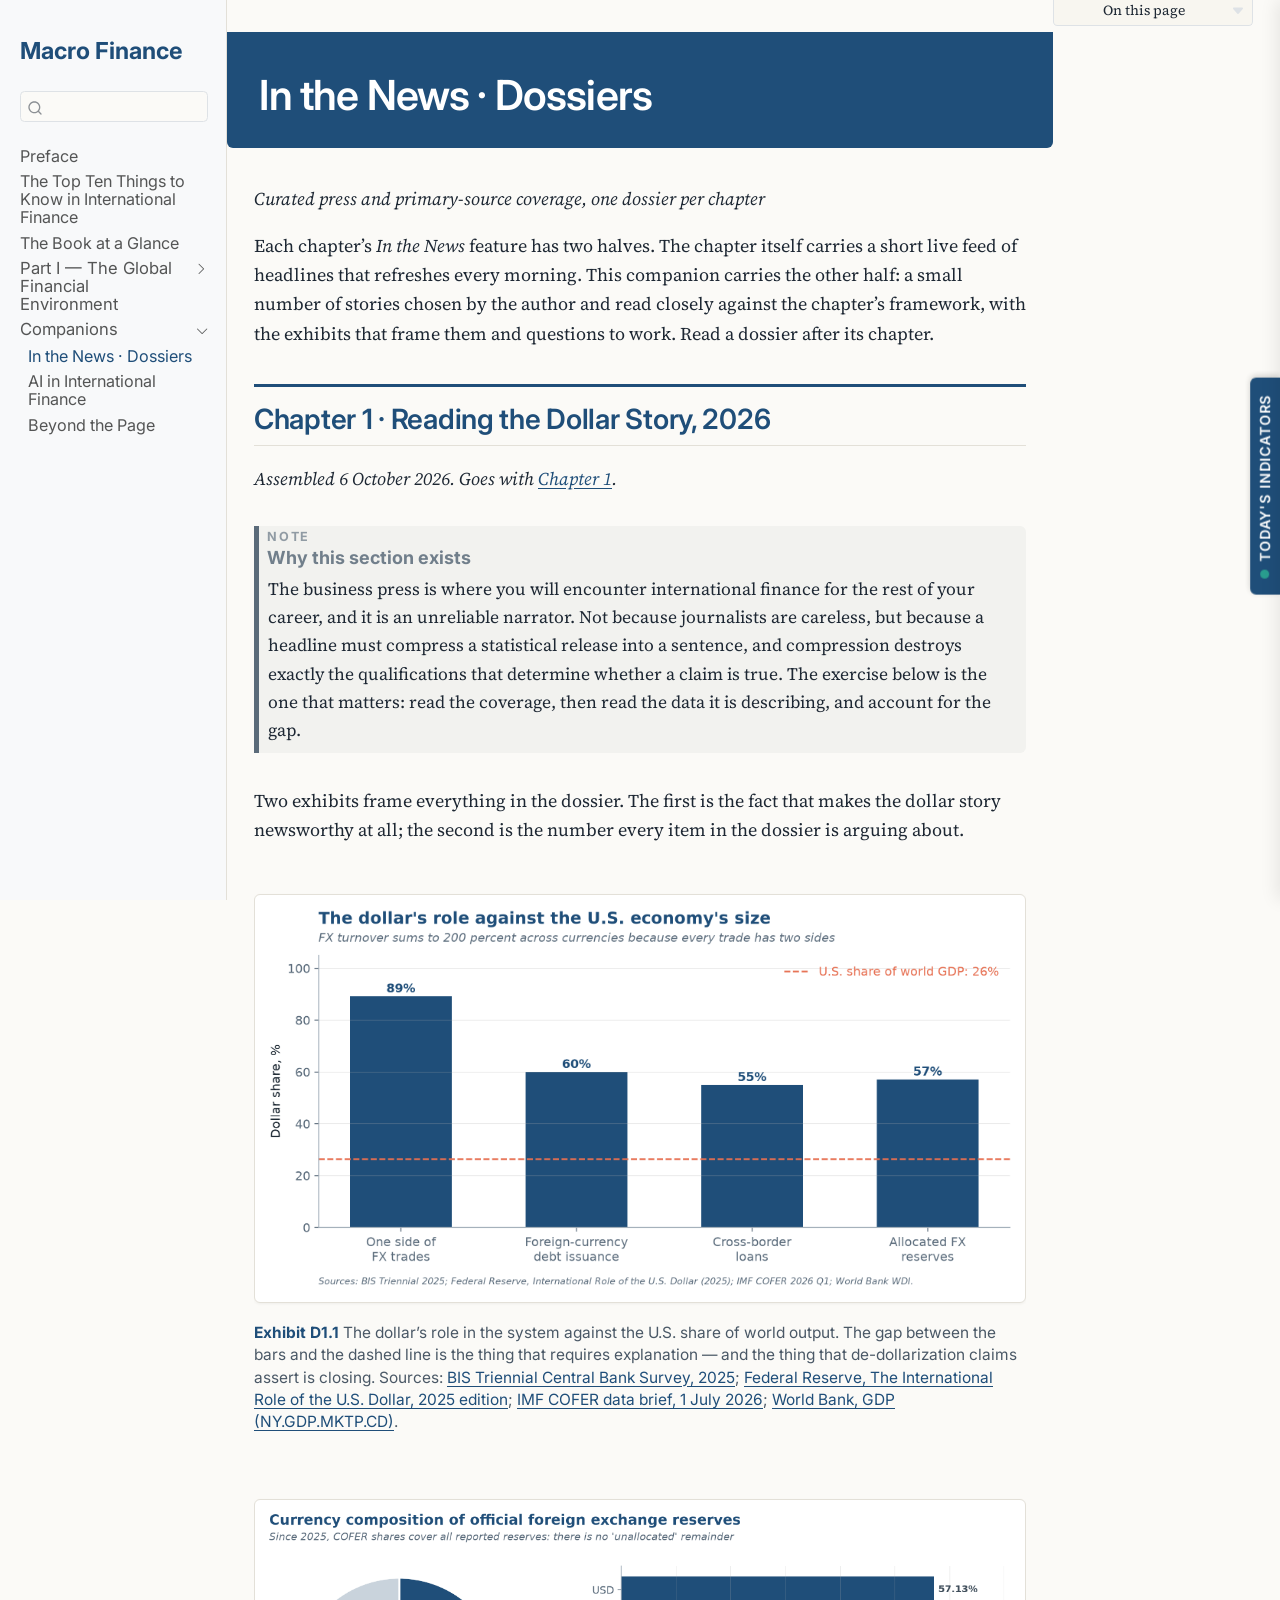
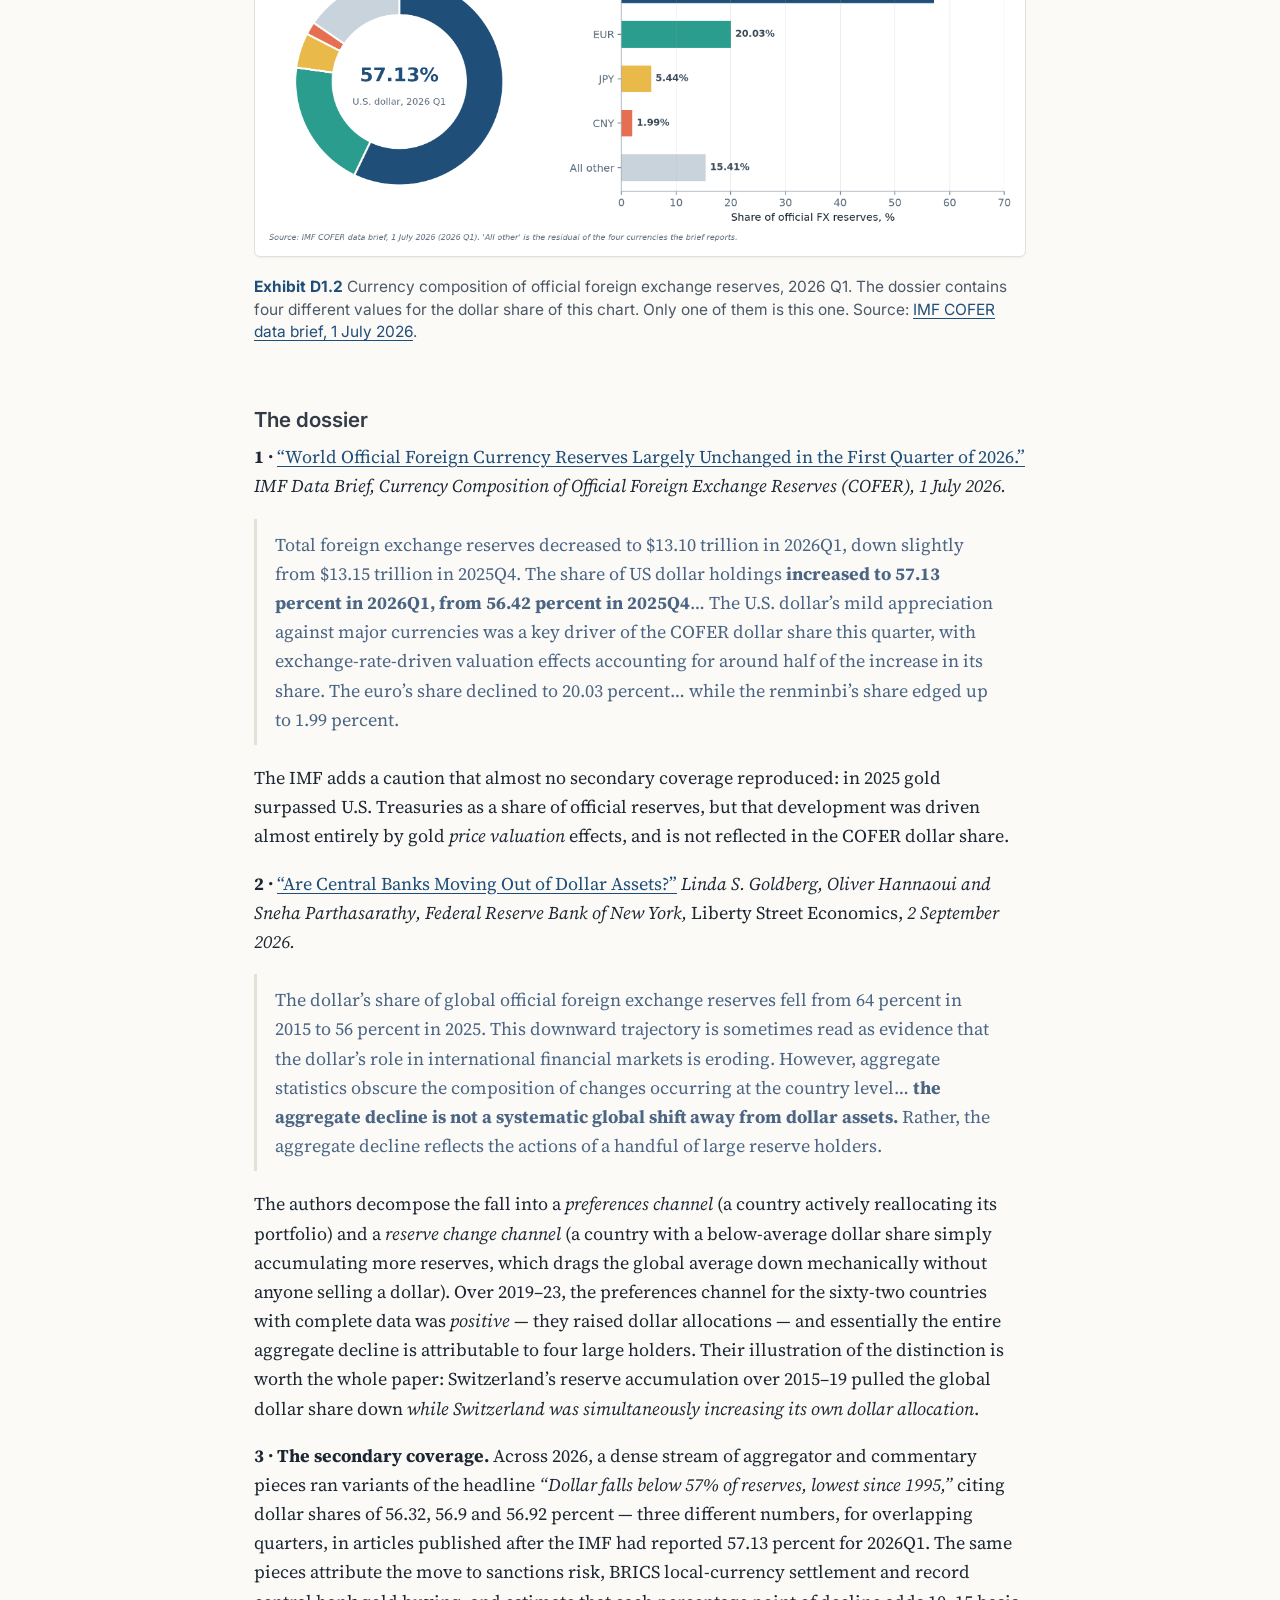
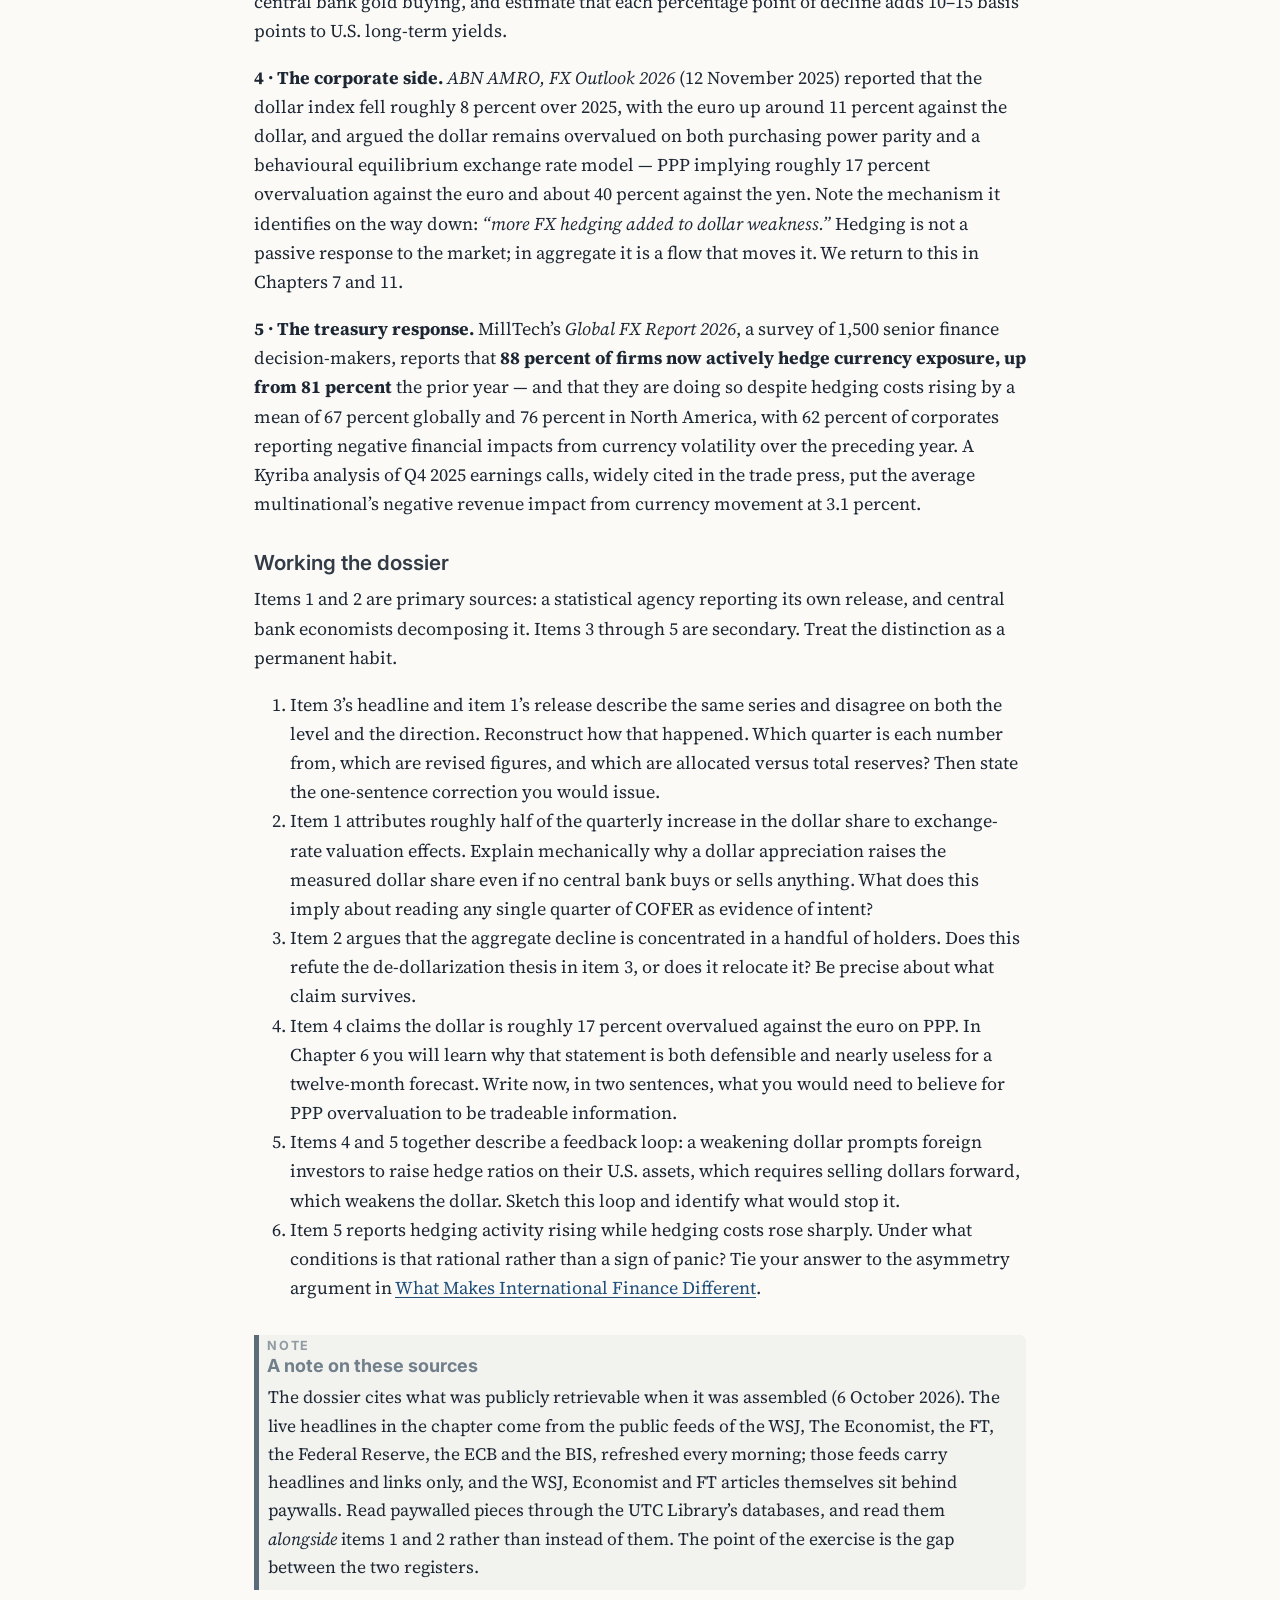
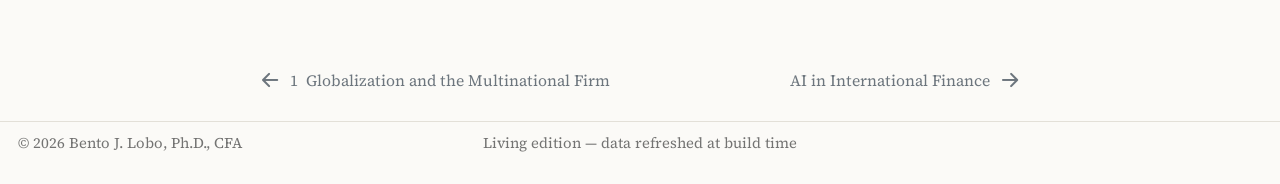
<file: companions/dossiers.html>
<!DOCTYPE html>
<html xmlns="http://www.w3.org/1999/xhtml" lang="en" xml:lang="en"><head>

<meta charset="utf-8">
<meta name="generator" content="quarto-1.11.9">

<meta name="viewport" content="width=device-width, initial-scale=1.0, user-scalable=yes">


<title>In the News · Dossiers – Macro Finance</title>
<style>
/* Default styles provided by pandoc.
** See https://pandoc.org/MANUAL.html#variables-for-html for config info.
*/
span.smallcaps{font-variant: small-caps;}
div.columns{display: flex; gap: 1.5em;}
div.column{flex: auto;}
@media screen {
div.columns{gap: min(4vw, 1.5em);}
div.column{overflow-x: auto;}
}
div.hanging-indent{margin-left: 1.5em; text-indent: -1.5em;}
ul.task-list{list-style: none;}
ul.task-list li input[type="checkbox"] {
  width: 0.8em;
  margin: 0 0.8em 0.2em -1em; /* quarto-specific, see https://github.com/quarto-dev/quarto-cli/issues/4556 */ 
  vertical-align: middle;
}
</style>


<script src="../site_libs/quarto-nav/quarto-nav.js"></script>
<script src="../site_libs/quarto-nav/headroom.min.js"></script>
<script src="../site_libs/clipboard/clipboard.min.js"></script>
<script src="../site_libs/quarto-search/autocomplete.umd.js"></script>
<script src="../site_libs/quarto-search/fuse.min.js"></script>
<script src="../site_libs/quarto-search/quarto-search.js"></script>
<meta name="quarto:offset" content="../">
<link href="../companions/ai.html" rel="next">
<link href="../chapters/01-introduction.html" rel="prev">
<script src="../site_libs/quarto-html/quarto.js" type="module"></script>
<script src="../site_libs/quarto-html/tabsets/tabsets.js" type="module"></script>
<script src="../site_libs/quarto-html/scrollable-regions/scrollable-regions.js" type="module"></script>
<script src="../site_libs/quarto-html/popper.min.js"></script>
<script src="../site_libs/quarto-html/tippy.umd.min.js"></script>
<script src="../site_libs/quarto-html/anchor.min.js"></script>
<link href="../site_libs/quarto-html/tippy.css" rel="stylesheet">
<link href="../site_libs/quarto-html/quarto-syntax-highlighting-63b5708e65d6cd79cd7618c58d0c21e7.css" rel="stylesheet" id="quarto-text-highlighting-styles">
<script src="../site_libs/bootstrap/bootstrap.min.js"></script>
<link href="../site_libs/bootstrap/bootstrap-icons.css" rel="stylesheet">
<link href="../site_libs/bootstrap/bootstrap-447c5dbdbaadf3195d746f842414959a.min.css" rel="stylesheet" append-hash="true" id="quarto-bootstrap" data-mode="light">
<script id="quarto-search-options" type="application/json">{
  "location": "sidebar",
  "copy-button": false,
  "collapse-after": 3,
  "panel-placement": "start",
  "type": "textbox",
  "limit": 50,
  "keyboard-shortcut": [
    "f",
    "/",
    "s"
  ],
  "show-item-context": false,
  "language": {
    "search-no-results-text": "No results",
    "search-matching-documents-text": "matching documents",
    "search-copy-link-title": "Copy link to search",
    "search-hide-matches-text": "Hide additional matches",
    "search-more-match-text": "more match in this document",
    "search-more-matches-text": "more matches in this document",
    "search-clear-button-title": "Clear",
    "search-text-placeholder": "",
    "search-detached-cancel-button-title": "Cancel",
    "search-submit-button-title": "Submit",
    "search-label": "Search"
  }
}</script>


</head>

<body class="nav-sidebar docked quarto-light"><a id="quarto-skip-link" class="visually-hidden-focusable" href="#quarto-document-content">Skip to main content</a>

<div id="quarto-search-results"></div>
  <header id="quarto-header" class="headroom fixed-top">
  <nav class="quarto-secondary-nav" aria-label="Toolbar">
    <div class="container-fluid d-flex">
      <button type="button" class="quarto-btn-toggle btn" data-bs-toggle="collapse" role="button" data-bs-target=".quarto-sidebar-collapse-item" aria-controls="quarto-sidebar" aria-expanded="false" aria-label="Toggle sidebar navigation" onclick="if (window.quartoToggleHeadroom) { window.quartoToggleHeadroom(); }">
        <i class="bi bi-layout-text-sidebar-reverse"></i>
      </button>
        <nav class="quarto-page-breadcrumbs" aria-label="Breadcrumbs"><ol class="breadcrumb"><li class="breadcrumb-item"><a href="../companions/dossiers.html">Companions</a></li><li class="breadcrumb-item"><a href="../companions/dossiers.html">In the News · Dossiers</a></li></ol></nav>
        <a class="flex-grow-1" data-bs-toggle="collapse" data-bs-target=".quarto-sidebar-collapse-item" onclick="if (window.quartoToggleHeadroom) { window.quartoToggleHeadroom(); }">      
        </a>
      <button type="button" class="btn quarto-search-button" aria-label="Search" onclick="window.quartoOpenSearch();">
        <i class="bi bi-search"></i>
      </button>
    </div>
  </nav>
</header>
<!-- content -->
<div id="quarto-content" class="quarto-container page-columns page-rows-contents page-layout-article">
<!-- sidebar -->
  <nav id="quarto-sidebar" class="sidebar collapse collapse-horizontal quarto-sidebar-collapse-item sidebar-navigation docked overflow-auto" aria-label="Site">
    <div class="pt-lg-2 mt-2 text-left sidebar-header">
    <div class="sidebar-title mb-0 py-0">
      <a href="../">Macro Finance</a> 
    </div>
      </div>
        <div class="mt-2 flex-shrink-0 align-items-center">
        <div class="sidebar-search">
        <div id="quarto-search" class="" title="Search"></div>
        </div>
        </div>
    <div class="sidebar-menu-container"> 
    <ul class="list-unstyled mt-1">
        <li class="sidebar-item">
  <div class="sidebar-item-container"> 
  <a href="../index.html" class="sidebar-item-text sidebar-link">
 <span class="menu-text">Preface</span></a>
  </div>
</li>
        <li class="sidebar-item">
  <div class="sidebar-item-container"> 
  <a href="../front/top-ten.html" class="sidebar-item-text sidebar-link">
 <span class="menu-text">The Top Ten Things to Know in International Finance</span></a>
  </div>
</li>
        <li class="sidebar-item">
  <div class="sidebar-item-container"> 
  <a href="../contents.html" class="sidebar-item-text sidebar-link">
 <span class="menu-text">The Book at a Glance</span></a>
  </div>
</li>
        <li class="sidebar-item sidebar-item-section">
      <div class="sidebar-item-container"> 
            <button type="button" class="sidebar-item-text sidebar-item-toggle sidebar-link text-start collapsed" data-bs-toggle="collapse" data-bs-target="#quarto-sidebar-section-1" aria-controls="quarto-sidebar-section-1" aria-expanded="false">
 <span class="menu-text" id="quarto-sidebar-section-1-label">Part I — The Global Financial Environment</span><i class="bi bi-chevron-right" aria-hidden="true"></i></button>
      </div>
      <ul id="quarto-sidebar-section-1" aria-labelledby="quarto-sidebar-section-1-label" class="collapse list-unstyled sidebar-section depth1 ">  
          <li class="sidebar-item">
  <div class="sidebar-item-container"> 
  <a href="../chapters/01-introduction.html" class="sidebar-item-text sidebar-link">
 <span class="menu-text"><span class="chapter-number">1</span>&nbsp; <span class="chapter-title">Globalization and the Multinational Firm</span></span></a>
  </div>
</li>
      </ul>
  </li>
        <li class="sidebar-item sidebar-item-section">
      <div class="sidebar-item-container"> 
            <button type="button" class="sidebar-item-text sidebar-item-toggle sidebar-link text-start" data-bs-toggle="collapse" data-bs-target="#quarto-sidebar-section-2" aria-controls="quarto-sidebar-section-2" aria-expanded="true">
 <span class="menu-text" id="quarto-sidebar-section-2-label">Companions</span><i class="bi bi-chevron-right" aria-hidden="true"></i></button>
      </div>
      <ul id="quarto-sidebar-section-2" aria-labelledby="quarto-sidebar-section-2-label" class="collapse list-unstyled sidebar-section depth1 show">  
          <li class="sidebar-item">
  <div class="sidebar-item-container"> 
  <a href="../companions/dossiers.html" class="sidebar-item-text sidebar-link active">
 <span class="menu-text">In the News · Dossiers</span></a>
  </div>
</li>
          <li class="sidebar-item">
  <div class="sidebar-item-container"> 
  <a href="../companions/ai.html" class="sidebar-item-text sidebar-link">
 <span class="menu-text">AI in International Finance</span></a>
  </div>
</li>
          <li class="sidebar-item">
  <div class="sidebar-item-container"> 
  <a href="../companions/beyond-the-page.html" class="sidebar-item-text sidebar-link">
 <span class="menu-text">Beyond the Page</span></a>
  </div>
</li>
      </ul>
  </li>
    </ul>
    </div>
</nav>
<div id="quarto-sidebar-glass" class="quarto-sidebar-collapse-item" data-bs-toggle="collapse" data-bs-target=".quarto-sidebar-collapse-item"></div>
<!-- margin-sidebar -->
    <div id="quarto-margin-sidebar" class="sidebar margin-sidebar">
        <nav id="TOC" role="doc-toc" aria-labelledby="toc-title" class="toc-active">
    <h2 id="toc-title">On this page</h2>
   
  <ul>
  <li><a href="#dossier-ch01" id="toc-dossier-ch01" class="nav-link active" data-scroll-target="#dossier-ch01">Chapter 1 · Reading the Dollar Story, 2026</a>
  <ul class="collapse">
  <li><a href="#the-dossier" id="toc-the-dossier" class="nav-link" data-scroll-target="#the-dossier">The dossier</a></li>
  <li><a href="#working-the-dossier" id="toc-working-the-dossier" class="nav-link" data-scroll-target="#working-the-dossier">Working the dossier</a></li>
  </ul></li>
  </ul>
</nav>
    </div>
<!-- main -->
<main class="content" id="quarto-document-content" tabindex="-1">

<header id="title-block-header" class="quarto-title-block default"><nav class="quarto-page-breadcrumbs quarto-title-breadcrumbs d-none d-lg-block" aria-label="Breadcrumbs"><ol class="breadcrumb"><li class="breadcrumb-item"><a href="../companions/dossiers.html">Companions</a></li><li class="breadcrumb-item"><a href="../companions/dossiers.html">In the News · Dossiers</a></li></ol></nav>
<div class="quarto-title">
<h1 class="title">In the News · Dossiers</h1>
</div>



<div class="quarto-title-meta">

    
  
    
  </div>
  


</header>


<p><em>Curated press and primary-source coverage, one dossier per chapter</em></p>
<p>Each chapter’s <em>In the News</em> feature has two halves. The chapter itself carries a short live feed of headlines that refreshes every morning. This companion carries the other half: a small number of stories chosen by the author and read closely against the chapter’s framework, with the exhibits that frame them and questions to work. Read a dossier after its chapter.</p>
<section id="dossier-ch01" class="level2">
<h2 class="anchored" data-anchor-id="dossier-ch01">Chapter 1 · Reading the Dollar Story, 2026</h2>
<p><em>Assembled 6 October 2026. Goes with <a href="../chapters/01-introduction.html">Chapter 1</a>.</em></p>
<div class="mf-box mf-note callout callout-style-default callout-note no-icon callout-titled">
<div class="callout-header d-flex align-content-center">
<div class="callout-icon-container">
<i class="callout-icon no-icon"></i>
</div>
<div class="callout-title-container flex-fill">
<span class="screen-reader-only">Note</span>Why this section exists
</div>
</div>
<div class="callout-body-container callout-body">
<p>The business press is where you will encounter international finance for the rest of your career, and it is an unreliable narrator. Not because journalists are careless, but because a headline must compress a statistical release into a sentence, and compression destroys exactly the qualifications that determine whether a claim is true. The exercise below is the one that matters: read the coverage, then read the data it is describing, and account for the gap.</p>
</div>
</div>
<p>Two exhibits frame everything in the dossier. The first is the fact that makes the dollar story newsworthy at all; the second is the number every item in the dossier is arguing about.</p>
<div id="cell-ex0115" class="cell" data-execution_count="2">
<div class="cell-output cell-output-display">
<div id="ex0115" class="quarto-figure quarto-figure-center anchored">
<figure class="figure">
<p><img src="dossiers_files/figure-html/ex0115-output-1.png" width="988" height="512" class="figure-img"></p>
<figcaption><strong>Exhibit D1.1</strong> The dollar’s role in the system against the U.S. share of world output. The gap between the bars and the dashed line is the thing that requires explanation — and the thing that de-dollarization claims assert is closing. Sources: <a href="https://www.bis.org/statistics/rpfx25.htm">BIS Triennial Central Bank Survey, 2025</a>; <a href="https://www.federalreserve.gov/econres/notes/feds-notes/the-international-role-of-the-u-s-dollar-2025-edition-20250718.html">Federal Reserve, The International Role of the U.S. Dollar, 2025 edition</a>; <a href="https://data.imf.org/en/news/imf%20data%20brief%20july%201">IMF COFER data brief, 1 July 2026</a>; <a href="https://data.worldbank.org/indicator/NY.GDP.MKTP.CD">World Bank, GDP (NY.GDP.MKTP.CD)</a>.</figcaption>
</figure>
</div>
</div>
</div>
<div id="cell-ex0116" class="cell" data-execution_count="3">
<div class="cell-output cell-output-display">
<div id="ex0116" class="quarto-figure quarto-figure-center anchored">
<figure class="figure">
<p><img src="dossiers_files/figure-html/ex0116-output-1.png" width="1151" height="521" class="figure-img"></p>
<figcaption><strong>Exhibit D1.2</strong> Currency composition of official foreign exchange reserves, 2026 Q1. The dossier contains four different values for the dollar share of this chart. Only one of them is this one. Source: <a href="https://data.imf.org/en/news/imf%20data%20brief%20july%201">IMF COFER data brief, 1 July 2026</a>.</figcaption>
</figure>
</div>
</div>
</div>
<section id="the-dossier" class="level3">
<h3 class="anchored" data-anchor-id="the-dossier">The dossier</h3>
<p><strong>1 · <a href="https://data.imf.org/en/news/imf%20data%20brief%20july%201">“World Official Foreign Currency Reserves Largely Unchanged in the First Quarter of 2026.”</a></strong> <em>IMF Data Brief, Currency Composition of Official Foreign Exchange Reserves (COFER), 1 July 2026.</em></p>
<blockquote class="blockquote">
<p>Total foreign exchange reserves decreased to $13.10 trillion in 2026Q1, down slightly from $13.15 trillion in 2025Q4. The share of US dollar holdings <strong>increased to 57.13 percent in 2026Q1, from 56.42 percent in 2025Q4</strong>… The U.S. dollar’s mild appreciation against major currencies was a key driver of the COFER dollar share this quarter, with exchange-rate-driven valuation effects accounting for around half of the increase in its share. The euro’s share declined to 20.03 percent… while the renminbi’s share edged up to 1.99 percent.</p>
</blockquote>
<p>The IMF adds a caution that almost no secondary coverage reproduced: in 2025 gold surpassed U.S. Treasuries as a share of official reserves, but that development was driven almost entirely by gold <em>price valuation</em> effects, and is not reflected in the COFER dollar share.</p>
<p><strong>2 · <a href="https://libertystreeteconomics.newyorkfed.org/2026/09/are-central-banks-moving-out-of-dollar-assets/">“Are Central Banks Moving Out of Dollar Assets?”</a></strong> <em>Linda S. Goldberg, Oliver Hannaoui and Sneha Parthasarathy, Federal Reserve Bank of New York,</em> Liberty Street Economics, <em>2 September 2026.</em></p>
<blockquote class="blockquote">
<p>The dollar’s share of global official foreign exchange reserves fell from 64 percent in 2015 to 56 percent in 2025. This downward trajectory is sometimes read as evidence that the dollar’s role in international financial markets is eroding. However, aggregate statistics obscure the composition of changes occurring at the country level… <strong>the aggregate decline is not a systematic global shift away from dollar assets.</strong> Rather, the aggregate decline reflects the actions of a handful of large reserve holders.</p>
</blockquote>
<p>The authors decompose the fall into a <em>preferences channel</em> (a country actively reallocating its portfolio) and a <em>reserve change channel</em> (a country with a below-average dollar share simply accumulating more reserves, which drags the global average down mechanically without anyone selling a dollar). Over 2019–23, the preferences channel for the sixty-two countries with complete data was <em>positive</em> — they raised dollar allocations — and essentially the entire aggregate decline is attributable to four large holders. Their illustration of the distinction is worth the whole paper: Switzerland’s reserve accumulation over 2015–19 pulled the global dollar share down <em>while Switzerland was simultaneously increasing its own dollar allocation</em>.</p>
<p><strong>3 · The secondary coverage.</strong> Across 2026, a dense stream of aggregator and commentary pieces ran variants of the headline <em>“Dollar falls below 57% of reserves, lowest since 1995,”</em> citing dollar shares of 56.32, 56.9 and 56.92 percent — three different numbers, for overlapping quarters, in articles published after the IMF had reported 57.13 percent for 2026Q1. The same pieces attribute the move to sanctions risk, BRICS local-currency settlement and record central bank gold buying, and estimate that each percentage point of decline adds 10–15 basis points to U.S. long-term yields.</p>
<p><strong>4 · The corporate side.</strong> <em>ABN AMRO, FX Outlook 2026</em> (12 November 2025) reported that the dollar index fell roughly 8 percent over 2025, with the euro up around 11 percent against the dollar, and argued the dollar remains overvalued on both purchasing power parity and a behavioural equilibrium exchange rate model — PPP implying roughly 17 percent overvaluation against the euro and about 40 percent against the yen. Note the mechanism it identifies on the way down: <em>“more FX hedging added to dollar weakness.”</em> Hedging is not a passive response to the market; in aggregate it is a flow that moves it. We return to this in Chapters 7 and 11.</p>
<p><strong>5 · The treasury response.</strong> MillTech’s <em>Global FX Report 2026</em>, a survey of 1,500 senior finance decision-makers, reports that <strong>88 percent of firms now actively hedge currency exposure, up from 81 percent</strong> the prior year — and that they are doing so despite hedging costs rising by a mean of 67 percent globally and 76 percent in North America, with 62 percent of corporates reporting negative financial impacts from currency volatility over the preceding year. A Kyriba analysis of Q4 2025 earnings calls, widely cited in the trade press, put the average multinational’s negative revenue impact from currency movement at 3.1 percent.</p>
</section>
<section id="working-the-dossier" class="level3">
<h3 class="anchored" data-anchor-id="working-the-dossier">Working the dossier</h3>
<p>Items 1 and 2 are primary sources: a statistical agency reporting its own release, and central bank economists decomposing it. Items 3 through 5 are secondary. Treat the distinction as a permanent habit.</p>
<ol type="1">
<li>Item 3’s headline and item 1’s release describe the same series and disagree on both the level and the direction. Reconstruct how that happened. Which quarter is each number from, which are revised figures, and which are allocated versus total reserves? Then state the one-sentence correction you would issue.</li>
<li>Item 1 attributes roughly half of the quarterly increase in the dollar share to exchange-rate valuation effects. Explain mechanically why a dollar appreciation raises the measured dollar share even if no central bank buys or sells anything. What does this imply about reading any single quarter of COFER as evidence of intent?</li>
<li>Item 2 argues that the aggregate decline is concentrated in a handful of holders. Does this refute the de-dollarization thesis in item 3, or does it relocate it? Be precise about what claim survives.</li>
<li>Item 4 claims the dollar is roughly 17 percent overvalued against the euro on PPP. In Chapter 6 you will learn why that statement is both defensible and nearly useless for a twelve-month forecast. Write now, in two sentences, what you would need to believe for PPP overvaluation to be tradeable information.</li>
<li>Items 4 and 5 together describe a feedback loop: a weakening dollar prompts foreign investors to raise hedge ratios on their U.S. assets, which requires selling dollars forward, which weakens the dollar. Sketch this loop and identify what would stop it.</li>
<li>Item 5 reports hedging activity rising while hedging costs rose sharply. Under what conditions is that rational rather than a sign of panic? Tie your answer to the asymmetry argument in <a href="../chapters/01-introduction.html#sec-frictions" class="quarto-xref"><span>What Makes International Finance Different</span></a>.</li>
</ol>
<div class="mf-box mf-note callout callout-style-default callout-note no-icon callout-titled">
<div class="callout-header d-flex align-content-center">
<div class="callout-icon-container">
<i class="callout-icon no-icon"></i>
</div>
<div class="callout-title-container flex-fill">
<span class="screen-reader-only">Note</span>A note on these sources
</div>
</div>
<div class="callout-body-container callout-body">
<p>The dossier cites what was publicly retrievable when it was assembled (6 October 2026). The live headlines in the chapter come from the public feeds of the WSJ, The Economist, the FT, the Federal Reserve, the ECB and the BIS, refreshed every morning; those feeds carry headlines and links only, and the WSJ, Economist and FT articles themselves sit behind paywalls. Read paywalled pieces through the UTC Library’s databases, and read them <em>alongside</em> items 1 and 2 rather than instead of them. The point of the exercise is the gap between the two registers.</p>
</div>
</div>


</section>
</section>

</main> <!-- /main -->
<!-- Today's Indicators: site-wide sidebar. Markets and policy odds load in the reader's
     browser; macro releases come from cache/dashboard.json (pylib/dashboard.py). -->
<style>
#mf-ind-toggle{position:fixed;right:0;top:42%;z-index:1040;writing-mode:vertical-rl;transform:rotate(180deg);
  background:#1f4e79;color:#fff;border:0;border-radius:0 6px 6px 0;padding:.9rem .45rem;font:600 .78rem/1 Inter,system-ui,sans-serif;
  letter-spacing:.06em;text-transform:uppercase;cursor:pointer;box-shadow:0 2px 6px rgba(0,0,0,.18)}
#mf-ind-toggle .dot{display:inline-block;width:.5rem;height:.5rem;border-radius:50%;background:#2a9d8f;margin-bottom:.45rem;
  animation:mfpulse 2s infinite}
@keyframes mfpulse{0%,100%{opacity:1}50%{opacity:.35}}
#mf-ind{position:fixed;top:0;right:0;bottom:0;width:330px;max-width:92vw;z-index:1050;background:#fbfaf7;
  border-left:1px solid #e3e0d8;box-shadow:-4px 0 16px rgba(0,0,0,.08);transform:translateX(100%);transition:transform .25s ease;
  display:flex;flex-direction:column;font-family:Inter,system-ui,-apple-system,"Segoe UI",sans-serif;color:#1d2733}
body.mf-ind-open #mf-ind{transform:none}
body.mf-ind-open #mf-ind-toggle{display:none}
@media (min-width:1400px){ body.mf-ind-open{padding-right:330px} body.mf-ind-open #mf-ind{box-shadow:none} }
#mf-ind header{background:#1f4e79;color:#fff;padding:.75rem 1rem .6rem;display:flex;align-items:flex-start;justify-content:space-between}
#mf-ind header h2{all:unset;display:block;font-weight:700;font-size:1rem;letter-spacing:-.01em}
#mf-ind header .sub{font-size:.72rem;color:#c9d8e6;margin-top:.15rem}
#mf-ind header button{background:none;border:0;color:#fff;font-size:1.3rem;line-height:1;cursor:pointer;padding:0 .2rem}
#mf-ind .body{overflow-y:auto;padding:.3rem 0 1rem;flex:1}
#mf-ind section{padding:.55rem 1rem .4rem;border-bottom:1px solid #e3e0d8}
#mf-ind h3{all:unset;display:block;font-size:.68rem;font-weight:700;letter-spacing:.12em;text-transform:uppercase;color:#2a9d8f;margin:.15rem 0 .4rem}
#mf-ind .note{font-size:.68rem;color:#6b7785;line-height:1.35;margin:.3rem 0 0}
#mf-ind .note a{color:#6b7785}
#mf-ind .tv{height:69px;overflow:hidden;margin:0 -.4rem;position:relative}
#mf-ind .tv iframe{width:190%!important;margin-left:-90%}
#mf-ind .tvlab{position:absolute;left:0;top:0;bottom:0;width:48%;background:#fbfaf7;z-index:2;display:flex;flex-direction:column;
  justify-content:center;padding-left:.45rem;line-height:1.2}
#mf-ind .tvlab b{font-size:.86rem;color:#1d2733}#mf-ind .tvlab small{font-size:.66rem;color:#8a95a2}
#mf-ind .row{display:flex;justify-content:space-between;align-items:baseline;gap:.5rem;padding:.28rem 0;font-size:.82rem}
#mf-ind .row + .row{border-top:1px dotted #e3e0d8}
#mf-ind .row .lab{flex:1;color:#3a4654;line-height:1.25}
#mf-ind .row .lab small{display:block;color:#8a95a2;font-size:.68rem}
#mf-ind .row .v{font-weight:700;font-variant-numeric:tabular-nums;white-space:nowrap;text-align:right}
#mf-ind .row .v small{display:block;font-weight:400;font-size:.68rem;color:#8a95a2}
#mf-ind .up{color:#c0392b}#mf-ind .dn{color:#2a7f62}#mf-ind .flat{color:#6b7785}
#mf-ind .odds{margin:.2rem 0 .65rem}
#mf-ind .odds .t{display:flex;justify-content:space-between;font-size:.8rem;margin-bottom:.25rem}
#mf-ind .odds .t a{color:#1d2733;text-decoration:none;white-space:nowrap}#mf-ind .odds .t b{font-weight:700}
#mf-ind .bar{display:flex;height:.95rem;border-radius:3px;overflow:hidden;background:#e3e0d8;font-size:.62rem;color:#fff;font-weight:700}
#mf-ind .bar span{display:flex;align-items:center;justify-content:center;overflow:hidden;white-space:nowrap}
#mf-ind .bar .cut{background:#2a9d8f}#mf-ind .bar .hold{background:#8a95a2}#mf-ind .bar .hike{background:#e76f51}
#mf-ind .legend{display:flex;gap:.7rem;font-size:.66rem;color:#6b7785;margin-top:.1rem}
#mf-ind .legend i{display:inline-block;width:.55rem;height:.55rem;border-radius:2px;margin-right:.2rem;vertical-align:-1px}
#mf-ind .stmt{font-size:.78rem;line-height:1.3;padding:.25rem 0}
#mf-ind .stmt a{color:#1f4e79;text-decoration:none}#mf-ind .stmt a:hover{text-decoration:underline}
#mf-ind .stmt small{display:block;color:#8a95a2;font-size:.66rem}
#mf-ind .stale{color:#b7791f;font-size:.66rem}
#mf-ind .err{font-size:.75rem;color:#8a95a2;font-style:italic}
@media print{#mf-ind,#mf-ind-toggle{display:none!important} body.mf-ind-open{padding-right:0!important}}
</style>

<button id="mf-ind-toggle" type="button" aria-controls="mf-ind" aria-expanded="false">
  <span class="dot"></span>Today's Indicators</button>
<aside id="mf-ind" aria-label="Today's economic indicators" aria-hidden="true">
  <header><div><h2>Today's Indicators</h2><div class="sub" id="mf-ind-clock">&nbsp;</div></div>
    <button type="button" id="mf-ind-close" aria-label="Close indicators">×</button></header>
  <div class="body">
    <section><h3>Markets · live</h3><div id="mf-ind-mkts"></div>
      <p class="note">Streaming quotes via TradingView. DJIA and S&amp;P 500 are index CFDs, which track the cash index
        and also trade outside exchange hours. The Nasdaq Composite and the PHLX Semiconductor index (SOX) are licensed
        and cannot be streamed here, so ETFs stand in on a 15-minute delay: ONEQ tracks the Composite, and SOXX, a
        semiconductor-sector ETF, moves closely with the SOX but is not the same index.</p></section>
    <section><h3>Next policy meeting · market odds</h3><div id="mf-ind-odds"><p class="err">Loading…</p></div>
      <p class="note">Prices on <a href="https://polymarket.com/" target="_blank" rel="noopener">Polymarket</a> prediction
        markets, refreshed every minute. Read them as probabilities; they are not CME FedWatch futures-implied odds.</p></section>
    <section><h3>Central banks</h3><div id="mf-ind-cb"><p class="err">Loading…</p></div></section>
    <section><h3>Inflation</h3><div id="mf-ind-Inflation"></div></section>
    <section><h3>Growth</h3><div id="mf-ind-Growth"></div></section>
    <section><h3>Jobs</h3><div id="mf-ind-Jobs"></div>
      <p class="note" id="mf-ind-src"></p></section>
  </div>
</aside>

<script>
(function () {
  const RAW = "https://raw.githubusercontent.com/bentolobo/macro-finance/main/cache/dashboard.json";
  // [TradingView symbol, our label, sub-label]. TradingView's free widgets cannot show the
  // Nasdaq Composite or PHLX Semiconductor (SOX) index levels (licensed), so those two are
  // tracked through ETFs: ONEQ holds the Composite; SOXX is the largest semiconductor ETF.
  const MKTS = [
    ["FOREXCOM:DJI", "DJIA", "Dow Jones Industrials"],
    ["FOREXCOM:SPXUSD", "S&P 500", "Index"],
    ["NASDAQ:ONEQ", "Nasdaq Composite", "via ONEQ ETF · delayed"],
    ["NASDAQ:SOXX", "Semiconductors", "via SOXX ETF · delayed"],
    ["PYTH:US10Y", "10-yr Treasury", "Yield, %"],
    ["FX:EURUSD", "EUR/USD", "Dollars per euro"],
    ["FX:USDJPY", "USD/JPY", "Yen per dollar"]];
  const BANKS = [
    {name: "Federal Reserve", tag: "fed-rates", re: /^Fed Decision in/i},
    {name: "ECB", tag: "ecb", re: /^ECB Interest Rates:/i},
    {name: "Bank of Japan", tag: "boj", re: /^Bank of Japan Decision in/i}];
  const $ = (id) => document.getElementById(id);
  const esc = (s) => String(s ?? "").replace(/[&<>"]/g, (c) => ({"&": "&amp;", "<": "&lt;", ">": "&gt;", '"': "&quot;"}[c]));
  const store = {get(k) { try { return localStorage.getItem(k); } catch (e) { return null; } },
                 set(k, v) { try { localStorage.setItem(k, v); } catch (e) {} }};
  let started = false, timers = [];

  // ------------------------------------------------------------------ open / close
  function setOpen(open) {
    document.body.classList.toggle("mf-ind-open", open);
    $("mf-ind").setAttribute("aria-hidden", String(!open));
    $("mf-ind-toggle").setAttribute("aria-expanded", String(open));
    store.set("mf-ind-open", open ? "1" : "0");
    if (open && !started) start();
  }
  $("mf-ind-toggle").addEventListener("click", () => setOpen(true));
  $("mf-ind-close").addEventListener("click", () => setOpen(false));
  document.addEventListener("keydown", (e) => { if (e.key === "Escape" && document.body.classList.contains("mf-ind-open") && innerWidth < 1400) setOpen(false); });

  // ------------------------------------------------------------------ clock
  function tick() {
    const t = new Date().toLocaleString("en-US", {timeZone: "America/New_York", weekday: "short", month: "short",
      day: "numeric", hour: "numeric", minute: "2-digit"});
    $("mf-ind-clock").textContent = t + " ET";
  }

  // ------------------------------------------------------------------ markets
  function markets() {
    const box = $("mf-ind-mkts");
    for (const [sym, name, sub] of MKTS) {
      const c = document.createElement("div");
      c.className = "tv tradingview-widget-container";
      const lab = document.createElement("div");
      lab.className = "tvlab";
      lab.innerHTML = `<b>${esc(name)}</b><small>${esc(sub)}</small>`;
      c.innerHTML = '<div class="tradingview-widget-container__widget"></div>';
      const s = document.createElement("script");
      s.src = "https://s3.tradingview.com/external-embedding/embed-widget-single-quote.js";
      s.async = true;
      s.text = JSON.stringify({symbol: sym, width: "100%", colorTheme: "light", isTransparent: true, locale: "en"});
      c.appendChild(s);
      c.appendChild(lab);
      box.appendChild(c);
    }
  }

  // ------------------------------------------------------------------ policy odds
  async function nextMeeting(b) {
    const r = await fetch(`https://gamma-api.polymarket.com/events?tag_slug=${b.tag}&closed=false&limit=100`);
    const evs = (await r.json()).filter((e) => b.re.test(e.title) && new Date(e.endDate) > new Date());
    evs.sort((a, z) => new Date(a.endDate) - new Date(z.endDate));
    const e = evs[0];
    if (!e) return null;
    const g = {cut: 0, hold: 0, hike: 0}; let top = null;
    for (const m of e.markets || []) {
      if (m.closed) continue;
      let p; try { p = parseFloat(JSON.parse(m.outcomePrices)[0]); } catch (x) { continue; }
      const lab = m.groupItemTitle || m.question || "";
      const k = /decrease|cut/i.test(lab) ? "cut" : /no change|hold|unchanged/i.test(lab) ? "hold" : /increase|hike/i.test(lab) ? "hike" : null;
      if (!k || isNaN(p)) continue;
      g[k] += p;
      if (!top || p > top.p) top = {lab, p};
    }
    const tot = g.cut + g.hold + g.hike;
    if (!tot) return null;
    for (const k in g) g[k] /= tot;
    const month = (e.title.match(/(January|February|March|April|May|June|July|August|September|October|November|December)/) || [])[1] || "";
    return {bank: b.name, month, g, top: top && {lab: top.lab, p: top.p / tot}, url: `https://polymarket.com/event/${e.slug}`};
  }
  function short(l) {
    if (/no change|hold|unchanged/i.test(l)) return "Hold";
    const m = l.match(/(\d+\+?)\s*bps?/i);
    return (/increase|hike/i.test(l) ? "Hike" : "Cut") + (m ? " " + m[1] + " bp" : "");
  }
  async function odds() {
    const res = await Promise.allSettled(BANKS.map(nextMeeting));
    const pct = (x) => Math.round(x * 100);
    const html = res.map((r) => {
      if (r.status !== "fulfilled" || !r.value) return "";
      const o = r.value, g = o.g;
      const seg = (k, lab) => g[k] > 0.005 ? `<span class="${k}" style="width:${(g[k] * 100).toFixed(1)}%" title="${lab} ${pct(g[k])}%">${g[k] > .12 ? pct(g[k]) + "%" : ""}</span>` : "";
      return `<div class="odds"><div class="t"><span>${esc(o.bank)} · ${esc(o.month)}</span>
        <a href="${o.url}" target="_blank" rel="noopener">${esc(short(o.top.lab))} <b>${pct(o.top.p)}%</b></a></div>
        <div class="bar">${seg("cut", "Cut")}${seg("hold", "Hold")}${seg("hike", "Hike")}</div></div>`;
    }).join("");
    $("mf-ind-odds").innerHTML = html ? html + '<div class="legend"><span><i style="background:#2a9d8f"></i>Cut</span><span><i style="background:#8a95a2"></i>Hold</span><span><i style="background:#e76f51"></i>Hike</span></div>'
                                      : '<p class="err">Odds are unavailable right now.</p>';
  }

  // ------------------------------------------------------------------ macro data
  function siteBase() {
    const s = document.querySelector('script[src*="site_libs/"]');
    return s ? s.src.slice(0, s.src.indexOf("site_libs/")) : "./";
  }
  async function getJSON() {
    for (const u of [RAW + "?t=" + Math.floor(Date.now() / 300000), siteBase() + "cache/dashboard.json"]) {
      try { const r = await fetch(u, {cache: "no-cache"}); if (r.ok) return await r.json(); } catch (e) {}
    }
    return null;
  }
  const fmt = (v, it) => it.unit === "k" ? Math.round(v).toLocaleString("en-US") + "k"
                                         : Number(v).toFixed(it.dp) + (it.unit === "%" ? "%" : "");
  const fdate = (d) => new Date(d + (d.length === 10 ? "T12:00:00" : "")).toLocaleDateString("en-US", {month: "short", day: "numeric"});
  function arrow(it) {
    const d = it.value - it.prev, eps = it.unit === "k" ? 0.5 : 0.05;
    if (Math.abs(d) < eps) return '<span class="flat">▬</span>';
    const good = (d > 0) === !!it.up_is_good;
    return `<span class="${good ? "dn" : "up"}">${d > 0 ? "▲" : "▼"}</span>`;
  }
  async function macro() {
    const d = await getJSON();
    if (!d) { $("mf-ind-cb").innerHTML = '<p class="err">Data unavailable.</p>'; return; }
    for (const g of d.groups || []) {
      const el = $("mf-ind-" + g.title); if (!el) continue;
      el.innerHTML = g.items.map((it) => `<div class="row"><span class="lab"><a href="${it.url}" target="_blank" rel="noopener" style="color:inherit;text-decoration:none">${esc(it.label)}</a>
        <small>${esc(it.period)}${it.updated ? " · updated " + fdate(it.updated) : ""}${it.status === "cached" ? ' <span class="stale">· last good value</span>' : ""}</small></span>
        <span class="v">${arrow(it)} ${fmt(it.value, it)}<small>prior ${fmt(it.prev, it)}</small></span></div>`).join("");
    }
    const pol = (d.policy || []).map((p) => `<div class="row"><span class="lab">${esc(p.bank)}<small>${esc(p.label)} · ${esc(p.last_move_text)}</small></span>
        <span class="v ${p.last_move_bp > 0 ? "up" : p.last_move_bp < 0 ? "dn" : ""}">${esc(p.rate)}</span></div>`).join("");
    const st = (d.statements || []).slice(0, 4).map((s) => `<div class="stmt"><a href="${esc(s.link)}" target="_blank" rel="noopener">${esc(s.title)}</a>
        <small>${esc(s.bank)} · ${fdate(s.date)}</small></div>`).join("");
    $("mf-ind-cb").innerHTML = pol + (st ? '<div style="margin-top:.35rem">' + st + "</div>" : "");
    const built = d.built ? new Date(d.built).toLocaleString("en-US", {timeZone: "America/New_York", month: "short", day: "numeric", hour: "numeric", minute: "2-digit"}) + " ET" : "—";
    $("mf-ind-src").innerHTML = `Releases from BLS, BEA, the Atlanta Fed, the Fed and ECB via <a href="https://fred.stlouisfed.org/" target="_blank" rel="noopener">FRED</a>, and Eurostat; ` +
      `checked hourly on weekdays. Arrows compare with the prior release. Last change recorded ${built}.`;
  }

  // ------------------------------------------------------------------ start
  function start() {
    started = true;
    tick(); markets(); odds(); macro();
    timers.push(setInterval(tick, 30000), setInterval(odds, 60000), setInterval(macro, 600000));
  }
  const saved = store.get("mf-ind-open");
  setOpen(saved === null ? innerWidth >= 1400 : saved === "1");
})();
</script>
<!-- Modules, gates and the Chapter Checkpoint.
     Authoring (in a chapter .qmd):
       ::: {#module-map data-chapter="ch01"}          module map + progress (top of chapter)
       ::: {.module-banner data-n="1" data-title="…"} start of a module
       ::::: {.gate data-module="1"} :::: {.q} prompt ::: {.a} model answer ::: :::: :::::
       ::::: {.gate .pretest data-module="0"} …       pretest: answers saved, no model answers
       ::: {#pretest-recall}                           shows saved pretest answers (Revisit box)
       ::: {#checkpoint}  + a <script type="application/json" id="checkpoint-items"> block
     Soft lock: every module stays readable; only the Checkpoint is locked until all gates
     are done. State lives in this browser only (localStorage). ?preview opens everything. -->
<style>
.mf-map{background:#fff;border:1px solid #e3e0d8;border-top:4px solid #2a9d8f;border-radius:6px;padding:1rem 1.2rem .8rem;margin:0 0 1.8rem;font-family:Inter,system-ui,sans-serif}
.mf-map h4{all:unset;display:block;font-weight:700;color:#1f4e79;font-size:1rem;margin-bottom:.15rem}
.mf-map .sub{font-size:.8rem;color:#6b7785;margin-bottom:.7rem}
.mf-map ol{list-style:none;padding:0;margin:0;counter-reset:none}
.mf-map li{display:flex;align-items:center;gap:.6rem;padding:.38rem 0;border-top:1px dotted #e3e0d8;font-size:.88rem}
.mf-map li:first-child{border-top:0}
.mf-map .st{flex:0 0 1.5rem;height:1.5rem;border-radius:50%;display:flex;align-items:center;justify-content:center;font-size:.75rem;font-weight:700;border:2px solid #c9d3dc;color:#8a95a2;background:#fff}
.mf-map .done .st{background:#2a9d8f;border-color:#2a9d8f;color:#fff}
.mf-map .cp .st{border-color:#1f4e79;color:#1f4e79}
.mf-map .cp.locked .st{border-color:#c9d3dc;color:#8a95a2}
.mf-map a{color:#1d2733;text-decoration:none}.mf-map a:hover{text-decoration:underline}
.mf-map .tag{margin-left:auto;font-size:.72rem;color:#8a95a2;white-space:nowrap}
.mf-map .done .tag{color:#2a9d8f}
.mf-map .bar{height:6px;background:#eef1f4;border-radius:3px;margin:.7rem 0 .5rem;overflow:hidden}
.mf-map .bar span{display:block;height:100%;background:#2a9d8f;transition:width .3s}
.mf-map .tools{font-size:.72rem;color:#8a95a2}.mf-map .tools button{all:unset;cursor:pointer;color:#1f4e79;text-decoration:underline;margin-right:.8rem}
.mf-banner{display:flex;align-items:center;gap:.7rem;margin:2.4rem 0 -.6rem;font-family:Inter,system-ui,sans-serif}
.mf-banner .n{background:#1f4e79;color:#fff;font-weight:700;font-size:.72rem;letter-spacing:.1em;text-transform:uppercase;padding:.28rem .6rem;border-radius:3px}
.mf-banner .t{font-weight:600;color:#1f4e79;font-size:.9rem}
.mf-banner .s{margin-left:auto;font-size:.74rem;color:#8a95a2}
.mf-banner.done .s{color:#2a9d8f}
.mf-banner .warn{display:block;font-size:.74rem;color:#b7791f;font-weight:400}
.mf-gate{background:#f3f7f6;border:1px solid #cfe5e1;border-left:5px solid #2a9d8f;border-radius:0 6px 6px 0;padding:1rem 1.2rem .6rem;margin:2rem 0;font-family:Inter,system-ui,sans-serif;font-size:.9rem}
.mf-gate > h4{all:unset;display:block;font-weight:700;color:#1d6b62;font-size:.95rem;margin-bottom:.15rem}
.mf-gate > .sub{font-size:.78rem;color:#5c6b78;margin-bottom:.6rem}
.mf-gq{border-top:1px solid #d9ebe7;padding:.7rem 0 .5rem}
.mf-gq .p{font-family:"Source Serif 4",Georgia,serif;font-size:1rem;margin-bottom:.45rem}
.mf-gq .p p{margin:0}
.mf-gq textarea,.mf-cp input[type=text],.mf-cp textarea{width:100%;box-sizing:border-box;border:1px solid #c9d3dc;border-radius:4px;padding:.45rem .55rem;font:inherit;font-size:.9rem;background:#fff}
.mf-gq textarea{min-height:3.2rem}
.mf-btn{all:unset;cursor:pointer;display:inline-block;background:#1f4e79;color:#fff;font-weight:600;font-size:.8rem;padding:.38rem .8rem;border-radius:4px;margin:.4rem .4rem 0 0}
.mf-btn[disabled]{background:#a9b6c3;cursor:not-allowed}
.mf-btn.ghost{background:#fff;color:#1f4e79;border:1px solid #1f4e79}
.mf-btn.r1{background:#2a9d8f}.mf-btn.r2{background:#b7791f}.mf-btn.r3{background:#c0392b}
.mf-ans{background:#fff;border:1px dashed #9fd8cf;border-radius:4px;padding:.55rem .7rem;margin-top:.5rem;font-size:.88rem}
.mf-ans b.k{color:#1d6b62}
.mf-rated{font-size:.78rem;color:#1d6b62;margin-top:.35rem}
.mf-gate .fin{font-weight:700;color:#1d6b62;padding:.5rem 0}
.mf-cp{background:#fff;border:1px solid #c9d3dc;border-top:5px solid #1f4e79;border-radius:6px;padding:1.1rem 1.3rem;margin:1.2rem 0 2rem;font-family:Inter,system-ui,sans-serif;font-size:.9rem}
.mf-cp.locked{background:#f6f5f2;border-top-color:#a9b6c3}
.mf-cp h4{all:unset;display:block;font-weight:700;font-size:1.05rem;color:#1f4e79;margin-bottom:.3rem}
.mf-cp .lock{font-size:2rem;line-height:1;float:right;opacity:.5}
.mf-cp ul.todo{margin:.4rem 0 .2rem 1.1rem}
.mf-cp .meta{font-size:.78rem;color:#6b7785}
.mf-ci{border-top:1px solid #e3e0d8;padding:.9rem 0 .6rem}
.mf-ci .hd{font-size:.7rem;font-weight:700;letter-spacing:.1em;text-transform:uppercase;color:#8a95a2;margin-bottom:.25rem}
.mf-ci .p{font-family:"Source Serif 4",Georgia,serif;font-size:1rem;margin-bottom:.5rem}
.mf-ci .row{display:flex;gap:.8rem;align-items:center;flex-wrap:wrap}
.mf-ci .row input[type=text]{max-width:12rem}
.mf-ci label.c{font-size:.78rem;color:#5c6b78;display:flex;align-items:center;gap:.4rem}
.mf-ci input[type=range]{width:8rem}
.mf-ci .res{margin-top:.5rem;padding:.55rem .7rem;border-radius:4px;font-size:.86rem}
.mf-ci .res.ok{background:#e8f5f2;border-left:4px solid #2a9d8f}
.mf-ci .res.no{background:#fbeeea;border-left:4px solid #e76f51}
.mf-ci .res.self{background:#f4f6f8;border-left:4px solid #8a95a2}
.mf-score{background:#1f4e79;color:#fff;border-radius:6px;padding:.9rem 1.1rem;margin:.8rem 0}
.mf-score b{font-size:1.5rem}
.mf-score .meta{color:#c9d8e6}
.mf-score a{color:#9fd8cf}
.mf-preview{position:fixed;left:.6rem;bottom:.6rem;z-index:1060;background:#b7791f;color:#fff;font:600 .72rem Inter,sans-serif;padding:.3rem .6rem;border-radius:4px}
@media print{.mf-gate textarea,.mf-btn,.mf-map .tools,.mf-preview{display:none!important}}
</style>
<script>
(function () {
  const map = document.getElementById("module-map");
  if (!map) return;
  const CH = map.dataset.chapter || "ch";
  const KEY = "mf-progress-" + CH;
  const PREVIEW = /[?&]preview\b/.test(location.search);
  const PASS = 70, MAX_ATTEMPTS = 3, WAIT_H = 24;
  const esc = (s) => String(s ?? "").replace(/[&<>"]/g, (c) => ({"&": "&amp;", "<": "&lt;", ">": "&gt;", '"': "&quot;"}[c]));
  const load = () => { try { return JSON.parse(localStorage.getItem(KEY + (PREVIEW ? "-preview" : ""))) || {}; } catch (e) { return {}; } };
  let S = load(); S.gates = S.gates || {}; S.attempts = S.attempts || [];
  const persist = () => { try { localStorage.setItem(KEY + (PREVIEW ? "-preview" : ""), JSON.stringify(S)); } catch (e) {} };
  const save = () => { persist(); render(); };
  if (PREVIEW) { const b = document.createElement("div"); b.className = "mf-preview"; b.textContent = "Instructor preview · progress not kept with student data"; document.body.appendChild(b); }

  // -------------------------------------------------------------- modules
  const banners = [...document.querySelectorAll(".module-banner")].map((el) => ({el, n: +el.dataset.n, title: el.dataset.title}));
  const gates = [...document.querySelectorAll(".gate")];
  const titleOf = (n) => (banners.find((b) => b.n === n) || {}).title || (n === 0 ? "Before You Read" : "Module " + n);
  const gateDone = (n) => !!(S.gates[n] && S.gates[n].done);
  const allN = gates.map((g) => +g.dataset.module).sort((a, b) => a - b);
  const allDone = () => allN.every(gateDone);

  // ---------------------------------------------------------------- gates
  gates.forEach((g) => {
    const n = +g.dataset.module, pre = g.classList.contains("pretest");
    g.id = g.id || "gate-" + n;
    const qs = [...g.querySelectorAll(":scope > .q")].map((q) => {
      const a = q.querySelector(":scope > .a"); const ans = a ? a.innerHTML : ""; if (a) a.remove();
      return {prompt: q.innerHTML, ans};
    });
    const box = document.createElement("div");
    box.className = "mf-gate"; box.id = g.id; box.dataset.module = n;
    g.replaceWith(box);
    const st = () => (S.gates[n] = S.gates[n] || {items: []});
    function draw() {
      const s = st();
      box.innerHTML = pre
        ? `<h4>Before you read: commit to an answer</h4><div class="sub">Type your best guess to each question above. No looking anything up. Your answers are kept in this browser, and you'll see them again at the end of the chapter.</div>`
        : `<h4>Check · Module ${n}: ${esc(titleOf(n))}</h4><div class="sub">Answer from memory first, then reveal the model answer and rate yourself honestly. Rating every question completes the check. Your rating isn't scored; the attempt is what counts.</div>`;
      qs.forEach((q, i) => {
        const it = s.items[i] = s.items[i] || {};
        const d = document.createElement("div"); d.className = "mf-gq";
        d.innerHTML = `<div class="p">${pre ? "<b>" + (i + 1) + ".</b> " : ""}${q.prompt}</div><textarea aria-label="Your answer">${esc(it.text || "")}</textarea>`;
        const ta = d.querySelector("textarea");
        if (pre) {
          ta.addEventListener("input", () => { it.text = ta.value; s.done = qs.every((_, j) => (s.items[j] && (s.items[j].text || "").trim().length >= 3)); save(); updateFin(); });
        } else {
          const btn = document.createElement("button"); btn.className = "mf-btn"; btn.type = "button"; btn.textContent = "Reveal model answer";
          const area = document.createElement("div");
          const showAns = () => {
            btn.remove();
            area.innerHTML = `<div class="mf-ans"><b class="k">Model answer.</b> ${q.ans}</div>` +
              (it.rating ? `<div class="mf-rated">You rated this: ${{1: "got it", 2: "partly", 3: "missed it"}[it.rating]}. <a href="#" class="rerate">change</a></div>`
                         : `<div><button class="mf-btn r1" data-r="1" type="button">Got it</button><button class="mf-btn r2" data-r="2" type="button">Partly</button><button class="mf-btn r3" data-r="3" type="button">Missed it</button></div>`);
            area.querySelectorAll("[data-r]").forEach((b) => b.addEventListener("click", () => {
              it.rating = +b.dataset.r; it.text = ta.value; s.done = qs.every((_, j) => s.items[j] && s.items[j].rating); if (s.done) s.when = Date.now(); save(); showAns(); updateFin();
            }));
            const rr = area.querySelector(".rerate"); if (rr) rr.addEventListener("click", (e) => { e.preventDefault(); it.rating = 0; s.done = false; save(); showAns(); updateFin(); });
          };
          btn.disabled = (ta.value.trim().length < 10) && !PREVIEW;
          ta.addEventListener("input", () => { it.text = ta.value; btn.disabled = ta.value.trim().length < 10 && !PREVIEW; persist(); });
          btn.addEventListener("click", showAns);
          d.appendChild(btn); d.appendChild(area);
          if (it.rating) showAns();
        }
        box.appendChild(d);
      });
      const fin = document.createElement("div"); fin.className = "fin"; box.appendChild(fin);
      function updateFin() {
        const next = banners.find((b) => b.n === n + 1);
        fin.innerHTML = st().done ? `✓ ${pre ? "Answers saved." : "Check complete."} ` + (next ? `<a href="#${next.el.id}">Continue to Module ${next.n}: ${esc(next.title)} ↓</a>` : `<a href="#checkpoint">Go to the Chapter Checkpoint ↓</a>`) : "";
      }
      updateFin();
    }
    draw();
  });

  // ------------------------------------------------------------- banners
  banners.forEach((b) => { b.el.id = b.el.id || "module-" + b.n; b.el.classList.add("mf-banner"); });
  function renderBanners() {
    banners.forEach((b) => {
      const prevUndone = allN.filter((m) => m < b.n && !gateDone(m));
      b.el.classList.toggle("done", gateDone(b.n));
      b.el.innerHTML = `<span class="n">Module ${b.n}</span><span class="t">${esc(b.title)}</span>` +
        `<span class="s">${gateDone(b.n) ? "✓ check complete" : "check not yet done"}` +
        (prevUndone.length ? `<span class="warn">You're reading ahead: the check for ${prevUndone.map((m) => m === 0 ? "Before You Read" : "Module " + m).join(", ")} is still open.</span>` : "") + `</span>`;
    });
  }

  // ----------------------------------------------------------- module map
  function renderMap() {
    const done = allN.filter(gateDone).length;
    const best = bestScore();
    const lockedCP = !allDone() && !PREVIEW;
    map.className = "mf-map";
    map.innerHTML = `<h4>This chapter in ${banners.length} modules</h4>
      <div class="sub">Work through the modules in order. Each ends with a short check. The Chapter Checkpoint unlocks when every check is done.</div>
      <div class="bar"><span style="width:${Math.round(100 * done / allN.length)}%"></span></div>
      <ol>${allN.map((n) => `<li class="${gateDone(n) ? "done" : ""}"><span class="st">${gateDone(n) ? "✓" : n}</span>
          <a href="#${n === 0 ? "gate-0" : "module-" + n}">${n === 0 ? "Before You Read (pretest)" : esc(titleOf(n))}</a>
          <span class="tag">${gateDone(n) ? "done" : "to do"}</span></li>`).join("")}
        <li class="cp ${lockedCP ? "locked" : ""}"><span class="st">${lockedCP ? "🔒" : "★"}</span><a href="#checkpoint">Chapter Checkpoint</a>
          <span class="tag">${best != null ? "best " + best + "%" : lockedCP ? "locked" : "open"}</span></li></ol>
      <div class="tools" style="margin-top:.6rem">Progress is saved in this browser only.
        <button type="button" data-t="export">Copy progress code</button><button type="button" data-t="import">Paste progress code</button><button type="button" data-t="reset">Reset</button></div>`;
    map.querySelector('[data-t="export"]').onclick = async () => {
      const code = btoa(unescape(encodeURIComponent(JSON.stringify(S))));
      try { await navigator.clipboard.writeText(code); alertInline("Progress code copied. Paste it on your other device."); } catch (e) { prompt("Copy this progress code:", code); }
    };
    map.querySelector('[data-t="import"]').onclick = () => {
      const code = prompt("Paste a progress code:"); if (!code) return;
      try { S = JSON.parse(decodeURIComponent(escape(atob(code.trim())))); save(); location.reload(); } catch (e) { alertInline("That code could not be read."); }
    };
    map.querySelector('[data-t="reset"]').onclick = () => { if (confirm("Erase your progress, answers and Checkpoint attempts for this chapter?")) { S = {gates: {}, attempts: []}; save(); location.reload(); } };
  }
  function alertInline(msg) { const t = map.querySelector(".tools"); const s = document.createElement("div"); s.textContent = msg; s.style.color = "#1d6b62"; t.appendChild(s); setTimeout(() => s.remove(), 4000); }

  // ------------------------------------------------------- pretest recall
  function renderRecall() {
    const el = document.getElementById("pretest-recall"); if (!el) return;
    const items = (S.gates[0] && S.gates[0].items) || [];
    if (!items.some((i) => i && i.text)) { el.innerHTML = `<p><em>You didn't record pretest answers in this browser.</em></p>`; return; }
    el.innerHTML = `<p><b>What you wrote before reading:</b></p><ol>${items.map((i) => `<li>${esc((i && i.text) || "—")}</li>`).join("")}</ol>`;
  }

  // ===================================================== CHECKPOINT ENGINE
  const cpEl = document.getElementById("checkpoint");
  let ITEMS = [];
  try { ITEMS = JSON.parse(document.getElementById("checkpoint-items").textContent); } catch (e) {}

  function rng(seedStr) { // mulberry32 over a string hash
    let h = 1779033703 ^ seedStr.length;
    for (let i = 0; i < seedStr.length; i++) { h = Math.imul(h ^ seedStr.charCodeAt(i), 3432918353); h = (h << 13) | (h >>> 19); }
    let a = h >>> 0;
    return () => { a |= 0; a = (a + 0x6D2B79F5) | 0; let t = Math.imul(a ^ (a >>> 15), 1 | a); t = (t + Math.imul(t ^ (t >>> 7), 61 | t)) ^ t; return ((t ^ (t >>> 14)) >>> 0) / 4294967296; };
  }
  const pick = (r, lo, hi, step) => { const k = Math.round((hi - lo) / step); return +(lo + step * Math.floor(r() * (k + 1))).toFixed(6); };
  const fmt = (x, d) => Number(x).toLocaleString("en-US", {minimumFractionDigits: d, maximumFractionDigits: d});

  // Generators: return {prompt, answer, unit, tol (relative), atol, solution}
  const GEN = {
    fx_vs_trade(r) {
      const T = pick(r, 6.0, 10.0, 0.1), X = pick(r, 22, 28, 0.5);
      const a = X / T;
      return {vars: {T: fmt(T, 1), X: fmt(X, 1)}, answer: a, unit: "trading days", tol: 0.03, atol: 0.15,
        solution: `Days needed = annual exports ÷ daily turnover = ${fmt(X, 1)} ÷ ${fmt(T, 1)} = <b>${fmt(a, 2)} trading days</b>. Currency trading clears a year of goods trade in a few days, which is why most turnover can't be paying for trade.`};
    },
    cagr(r) {
      const a = pick(r, 3.0, 5.5, 0.1), b = pick(r, 6.5, 10.0, 0.1), n = pick(r, 6, 12, 1);
      const g = (Math.pow(b / a, 1 / n) - 1) * 100;
      return {vars: {a: fmt(a, 1), b: fmt(b, 1), n}, answer: g, unit: "% per year", tol: 0, atol: 0.1,
        solution: `CAGR = (end ÷ start)<sup>1/n</sup> − 1 = (${fmt(b, 1)} ÷ ${fmt(a, 1)})<sup>1/${n}</sup> − 1 = <b>${fmt(g, 2)}% per year</b>.`};
    },
    receivable(r) {
      const A = pick(r, 2, 8, 0.5), S0 = pick(r, 1.02, 1.18, 0.005);
      let d = pick(r, -0.08, 0.08, 0.005); if (Math.abs(d) < 0.02) d = d < 0 ? -0.03 : 0.03;
      const S1 = +(S0 * (1 + d)).toFixed(4), chg = A * 1e6 * (S1 - S0) / 1000;
      return {vars: {A: fmt(A, 1), S0: S0.toFixed(4), S1: S1.toFixed(4)}, answer: chg, unit: "$ thousands", tol: 0.01, atol: 1,
        solution: `Change = €${fmt(A, 1)}m × ($${S1.toFixed(4)} − $${S0.toFixed(4)}) = <b>${chg >= 0 ? "+" : "−"}$${fmt(Math.abs(chg), 0)} thousand</b>. That's transaction exposure: the euro amount is fixed, the dollar amount is not.`};
    },
    translation(r) {
      const N = pick(r, 120, 240, 5), r0 = pick(r, 16.5, 18.5, 0.05);
      let d = pick(r, -0.12, 0.15, 0.01); if (Math.abs(d) < 0.05) d = 0.08;
      const r1 = +(r0 * (1 + d)).toFixed(2), g = N / r1 - N / r0;
      return {vars: {N, r0: r0.toFixed(2), r1: r1.toFixed(2)}, answer: g, unit: "$ millions", tol: 0.02, atol: 0.05,
        solution: `Dollar value before = ${N} ÷ ${r0.toFixed(2)} = $${fmt(N / r0, 2)}m; after = ${N} ÷ ${r1.toFixed(2)} = $${fmt(N / r1, 2)}m. Translation ${g < 0 ? "loss" : "gain"} = <b>${g < 0 ? "−" : "+"}$${fmt(Math.abs(g), 2)}m</b>. It goes to the cumulative translation adjustment in equity, not through income, and no cash moves.`};
    }
  };
  const fill = (t, v) => t.replace(/\{(\w+)\}/g, (_, k) => v[k] ?? "{" + k + "}");

  function build(seed) {
    const r = rng(seed);
    return ITEMS.map((it, i) => {
      const o = {i, kind: it.kind, module: it.module, label: it.label, from: it.from};
      if (it.kind === "num") { const g = GEN[it.gen](r); Object.assign(o, g, {prompt: fill(it.prompt, g.vars)}); }
      else if (it.kind === "keyword") { const sc = it.pool[Math.floor(r() * it.pool.length)]; Object.assign(o, {prompt: it.prompt + "<br><br>" + sc.text, keys: sc.keys, model: sc.model}); }
      else Object.assign(o, {prompt: it.prompt, model: it.model, rubric: it.rubric});
      return o;
    });
  }
  const parseNum = (s) => { const x = parseFloat(String(s).replace(/[,$€%\s]/g, "").replace(/[−–]/g, "-")); return isNaN(x) ? null : x; };
  const numOK = (x, it) => x != null && (Math.abs(x - it.answer) <= Math.max(it.atol || 0, Math.abs(it.answer) * (it.tol || 0)));
  function bestScore() { const sc = (S.attempts || []).filter((a) => a.score != null).map((a) => a.score); return sc.length ? Math.max(...sc) : null; }

  let live = null; // in-progress attempt
  function renderCP() {
    if (!cpEl) return;
    cpEl.className = "mf-cp";
    const atts = (S.attempts || []).filter((a) => a.score != null);
    const used = atts.length, best = bestScore();
    if (!allDone() && !PREVIEW) {
      cpEl.classList.add("locked");
      const todo = allN.filter((n) => !gateDone(n));
      cpEl.innerHTML = `<span class="lock">🔒</span><h4>Chapter Checkpoint</h4>
        <p>Unlocks when every module check is done. Still to do:</p>
        <ul class="todo">${todo.map((n) => `<li><a href="#gate-${n}">${n === 0 ? "Before You Read" : "Module " + n + ": " + esc(titleOf(n))}</a></li>`).join("")}</ul>
        <p class="meta">${ITEMS.length} questions · about 20 minutes · up to ${MAX_ATTEMPTS} attempts, best score counts · new numbers each attempt</p>`;
      return;
    }
    if (live) return drawLive();
    const last = atts[atts.length - 1];
    const waitUntil = last ? last.when + WAIT_H * 3600e3 : 0;
    const wait = !PREVIEW && used > 0 && used < MAX_ATTEMPTS && Date.now() < waitUntil;
    let html = `<h4>Chapter Checkpoint</h4>
      <p class="meta">${ITEMS.length} questions covering Modules 1–${Math.max(...allN)}, one of them carried forward from the Top Ten · about 20 minutes ·
      up to ${MAX_ATTEMPTS} attempts, best score counts · target ${PASS}% · each attempt has new numbers · retakes open ${WAIT_H} hours after an attempt, because spacing works.</p>`;
    if (atts.length) {
      html += `<div class="mf-score">Best score <b>${best}%</b> ${best >= PASS ? "· target met ✓" : ""}<div class="meta">${atts.map((a, k) => `Attempt ${k + 1}: ${a.score}%`).join(" · ")}${calibLine(atts[atts.length - 1])}</div>
        ${weakLine(atts[atts.length - 1])}</div>`;
    }
    if (used >= MAX_ATTEMPTS && !PREVIEW) html += `<p>You've used all ${MAX_ATTEMPTS} attempts. Your best score stands. The practice problems and the module checks are still open for review.</p>`;
    else if (wait) html += `<p>Your next attempt opens <b>${new Date(waitUntil).toLocaleString([], {weekday: "short", hour: "numeric", minute: "2-digit"})}</b>. Use the time to revisit the modules flagged above.</p>`;
    else html += `<div class="row" style="display:flex;gap:.6rem;align-items:center;flex-wrap:wrap"><label>Student ID or name <input type="text" id="cp-id" value="${esc(S.sid || "")}" style="width:12rem"></label>
      <button class="mf-btn" id="cp-start" type="button">Start attempt ${used + 1} of ${MAX_ATTEMPTS}</button></div>
      <p class="meta">Your ID only sets your numbers, so no two students get the same problems. It never leaves this browser.</p>`;
    cpEl.innerHTML = html;
    const st = cpEl.querySelector("#cp-start");
    if (st) st.onclick = () => {
      const id = (cpEl.querySelector("#cp-id").value || "").trim();
      if (!id) { cpEl.querySelector("#cp-id").focus(); return; }
      S.sid = id; const k = used + 1;
      live = {k, items: build(`${id}|${CH}|${k}${PREVIEW ? "|" + Date.now() : ""}`), resp: {}, phase: "answer"};
      save(); cpEl.scrollIntoView({behavior: "smooth"});
    };
  }
  function calibLine(a) {
    if (!a || !a.conf) return "";
    return `<br>Calibration: you were on average <b>${a.conf}%</b> confident and scored <b>${a.score}%</b>${Math.abs(a.conf - a.score) <= 10 ? " — well calibrated." : a.conf > a.score ? " — overconfident. That's the gap fluency creates." : " — underconfident. You know more than you think."}`;
  }
  function weakLine(a) {
    if (!a || !a.missed || !a.missed.length) return "";
    const mods = [...new Set(a.missed)].sort();
    return `<div class="meta" style="margin-top:.4rem">Review before your next attempt: ${mods.map((m) => `<a href="#module-${m}">Module ${m}</a>`).join(", ")}</div>`;
  }
  function drawLive() {
    const L = live;
    cpEl.innerHTML = `<h4>Chapter Checkpoint · attempt ${L.k} of ${MAX_ATTEMPTS}</h4>
      <p class="meta">Rate your confidence <em>before</em> you submit. For number answers, type a number; signs matter for gains and losses.</p>`;
    L.items.forEach((it, i) => {
      const R = L.resp[i] = L.resp[i] || {conf: 50};
      const d = document.createElement("div"); d.className = "mf-ci";
      d.innerHTML = `<div class="hd">Question ${i + 1}${it.from ? " · " + esc(it.from) : ""}</div><div class="p">${it.prompt}</div>` +
        (it.kind === "num" ? `<div class="row"><input type="text" inputmode="decimal" value="${esc(R.v ?? "")}" ${L.phase !== "answer" ? "disabled" : ""}> <span class="meta">${esc(it.unit)}</span></div>`
                           : `<textarea rows="3" ${L.phase !== "answer" ? "disabled" : ""}>${esc(R.v ?? "")}</textarea>`) +
        `<label class="c">Confidence <input type="range" min="0" max="100" step="10" value="${R.conf}" ${L.phase !== "answer" ? "disabled" : ""}> <span>${R.conf}%</span></label><div class="out"></div>`;
      const inp = d.querySelector("input[type=text],textarea"), rg = d.querySelector("input[type=range]");
      inp.addEventListener("input", () => { R.v = inp.value; });
      rg.addEventListener("input", () => { R.conf = +rg.value; rg.nextElementSibling.textContent = rg.value + "%"; });
      if (L.phase !== "answer") {
        const out = d.querySelector(".out");
        if (it.kind === "num") {
          const ok = numOK(parseNum(R.v), it); R.score = ok ? 1 : 0;
          out.innerHTML = `<div class="res ${ok ? "ok" : "no"}">${ok ? "✓ Correct." : "✗ Not quite."} ${it.solution}</div>`;
        } else if (it.kind === "keyword") {
          const ok = it.keys.some((k) => new RegExp("\\b" + k, "i").test(R.v || "")); R.score = ok ? 1 : 0;
          out.innerHTML = `<div class="res ${ok ? "ok" : "no"}">${ok ? "✓ Correct classification." : "✗ Not the classification we were looking for."} ${it.model}</div>`;
        } else {
          out.innerHTML = `<div class="res self"><b>Model answer.</b> ${it.model}${it.rubric ? `<br><span class="meta"><b>Full credit if</b> ${it.rubric}</span>` : ""}
            <div>${[[1, "Full", "r1"], [0.5, "Partly", "r2"], [0, "Missed", "r3"]].map(([v, t, c]) => `<button class="mf-btn ${c}" data-v="${v}" type="button" ${R.score === v ? 'style="outline:3px solid #1d2733"' : ""}>${t}</button>`).join("")}</div></div>`;
          out.querySelectorAll("[data-v]").forEach((b) => b.onclick = () => { R.score = +b.dataset.v; drawLive(); });
        }
      }
      cpEl.appendChild(d);
    });
    const foot = document.createElement("div");
    if (L.phase === "answer") {
      foot.innerHTML = `<button class="mf-btn" type="button">Submit answers</button><button class="mf-btn ghost" type="button">Cancel attempt</button>`;
      const [sub, can] = foot.querySelectorAll("button");
      sub.onclick = () => { if (L.items.some((it, i) => !(L.resp[i].v || "").trim()) && !confirm("Some questions are blank. Submit anyway?")) return; L.phase = "mark"; drawLive(); };
      can.onclick = () => { live = null; renderCP(); };
    } else {
      const pending = L.items.filter((it, i) => it.kind === "self" && L.resp[i].score == null).length;
      foot.innerHTML = pending ? `<p class="meta">Mark your ${pending} written answer${pending > 1 ? "s" : ""} against the model answer to finish.</p>` : `<button class="mf-btn" type="button">Record my score</button>`;
      const fin = foot.querySelector("button");
      if (fin) fin.onclick = () => {
        const tot = L.items.reduce((s, it, i) => s + (L.resp[i].score || 0), 0);
        const score = Math.round(100 * tot / L.items.length);
        const conf = Math.round(L.items.reduce((s, it, i) => s + (L.resp[i].conf || 0), 0) / L.items.length);
        const missed = L.items.filter((it, i) => (L.resp[i].score || 0) < 1 && it.module).map((it) => it.module);
        S.attempts = S.attempts || []; S.attempts.push({score, conf, missed, when: Date.now()});
        live = null; save(); cpEl.scrollIntoView({behavior: "smooth"});
      };
    }
    cpEl.appendChild(foot);
  }

  function render() { renderMap(); renderBanners(); renderRecall(); if (live) drawLive(); else renderCP(); }
  render();
})();
</script>
<script id="quarto-html-after-body" type="application/javascript">
  window.document.addEventListener("DOMContentLoaded", function (event) {
    const icon = "";
    const anchorJS = new window.AnchorJS();
    anchorJS.options = {
      placement: 'right',
      icon: icon
    };
    anchorJS.add('.anchored');
    const isCodeAnnotation = (el) => {
      for (const clz of el.classList) {
        if (clz.startsWith('code-annotation-')) {                     
          return true;
        }
      }
      return false;
    }
    const onCopySuccess = function(e) {
      // button target
      const button = e.trigger;
      // don't keep focus
      button.blur();
      // flash "checked"
      button.classList.add('code-copy-button-checked');
      var currentTitle = button.getAttribute("title");
      button.setAttribute("title", "Copied!");
      let tooltip;
      if (window.bootstrap) {
        button.setAttribute("data-bs-toggle", "tooltip");
        button.setAttribute("data-bs-placement", "left");
        button.setAttribute("data-bs-title", "Copied!");
        tooltip = new bootstrap.Tooltip(button, 
          { trigger: "manual", 
            customClass: "code-copy-button-tooltip",
            offset: [0, -8]});
        tooltip.show();    
      }
      setTimeout(function() {
        if (tooltip) {
          tooltip.hide();
          button.removeAttribute("data-bs-title");
          button.removeAttribute("data-bs-toggle");
          button.removeAttribute("data-bs-placement");
        }
        button.setAttribute("title", currentTitle);
        button.classList.remove('code-copy-button-checked');
      }, 1000);
      // clear code selection
      e.clearSelection();
    }
    const getTextToCopy = function(trigger) {
      const outerScaffold = trigger.parentElement.cloneNode(true);
      const codeEl = outerScaffold.querySelector('code');
      for (const childEl of codeEl.children) {
        if (isCodeAnnotation(childEl)) {
          childEl.remove();
        }
      }
      return codeEl.innerText;
    }
    const clipboard = new window.ClipboardJS('.code-copy-button:not([data-in-quarto-modal])', {
      text: getTextToCopy
    });
    clipboard.on('success', onCopySuccess);
    if (window.document.getElementById('quarto-embedded-source-code-modal')) {
      const clipboardModal = new window.ClipboardJS('.code-copy-button[data-in-quarto-modal]', {
        text: getTextToCopy,
        container: window.document.getElementById('quarto-embedded-source-code-modal')
      });
      clipboardModal.on('success', onCopySuccess);
    }
      var localhostRegex = new RegExp(/^(?:http|https):\/\/localhost\:?[0-9]*\//);
      var mailtoRegex = new RegExp(/^mailto:/);
        var filterRegex = new RegExp('/' + window.location.host + '/');
      var isInternal = (href) => {
          return filterRegex.test(href) || localhostRegex.test(href) || mailtoRegex.test(href);
      }
      // Inspect non-navigation links and adorn them if external
      window.quartoDecorateExternalLinks = function (root) {
     var links = (root || window.document).querySelectorAll('a[href]:not(.nav-link):not(.navbar-brand):not(.toc-action):not(.sidebar-link):not(.sidebar-item-toggle):not(.pagination-link):not(.no-external):not([aria-hidden]):not(.dropdown-item):not(.quarto-navigation-tool):not(.about-link)');
      for (var i=0; i<links.length; i++) {
        const link = links[i];
        if (!isInternal(link.href)) {
          // undo the damage that might have been done by quarto-nav.js in the case of
          // links that we want to consider external
          if (link.dataset.originalHref !== undefined) {
            link.href = link.dataset.originalHref;
          }
          if (!link.classList.contains('no-external-icon')) {
          }
        }
      }
      };
      window.quartoDecorateExternalLinks(window.document);
    // Esc closes the popup (WCAG 1.4.13) and focus leaving both trigger and
    // popup closes it (WCAG 2.4.11); tippy handles neither for interactive popups.
    const hideOnEscAndFocusOut = {
      name: 'hideOnEscAndFocusOut',
      defaultValue: true,
      fn(instance) {
        const dismiss = () => {
          // A show scheduled by the trigger delay would otherwise reopen it
          instance.clearDelayTimeouts();
          instance.hide();
        };
        const onKeyDown = (event) => {
          if (event.key !== 'Escape') {
            return;
          }
          // Keep Esc from also reaching page handlers (e.g. reveal.js overview),
          // except an open reveal.js slide menu, which Esc should close too.
          // The menu handles keys only when its keyboard option is on.
          const menuHandlesEsc = window.Reveal?.getPlugin?.('menu')?.isOpen() &&
            window.Reveal.getConfig().menu?.keyboard !== false;
          if (!menuHandlesEsc) {
            event.stopPropagation();
          }
          if (instance.popper.contains(window.document.activeElement)) {
            // Disabled while refocusing so the focus trigger does not reopen it
            instance.disable();
            instance.reference.focus();
            instance.enable();
          }
          dismiss();
        };
        const onFocusOut = (event) => {
          const target = event.relatedTarget;
          if (target && !instance.reference.contains(target) &&
              !instance.popper.contains(target)) {
            dismiss();
          }
        };
        // On the trigger too: a click trigger (code-annotations: select) has no
        // blur handling. Attached for the instance's lifetime so leaving the
        // trigger also cancels a show still pending on the trigger delay.
        instance.reference.addEventListener('focusout', onFocusOut);
        return {
          onShow() {
            window.document.addEventListener('keydown', onKeyDown, true);
            instance.popper.addEventListener('focusout', onFocusOut);
          },
          onHide() {
            window.document.removeEventListener('keydown', onKeyDown, true);
            instance.popper.removeEventListener('focusout', onFocusOut);
          },
          onDestroy() {
            instance.reference.removeEventListener('focusout', onFocusOut);
          },
        };
      },
    };
    function tippyHover(el, contentFn, onTriggerFn, onUntriggerFn) {
      const config = {
        allowHTML: true,
        maxWidth: 500,
        delay: 100,
        arrow: false,
        appendTo: function(el) {
            return el.parentElement;
        },
        interactive: true,
        interactiveBorder: 10,
        theme: 'quarto',
        placement: 'bottom-start',
        plugins: [hideOnEscAndFocusOut],
      };
      if (contentFn) {
        config.content = contentFn;
      }
      if (onTriggerFn) {
        config.onTrigger = onTriggerFn;
      }
      if (onUntriggerFn) {
        config.onUntrigger = onUntriggerFn;
      }
      window.tippy(el, config); 
    }
    const noterefs = window.document.querySelectorAll('a[role="doc-noteref"]');
    for (var i=0; i<noterefs.length; i++) {
      const ref = noterefs[i];
      tippyHover(ref, function() {
        // use id or data attribute instead here
        let href = ref.getAttribute('data-footnote-href') || ref.getAttribute('href');
        try { href = new URL(href).hash; } catch {}
        const id = href.replace(/^#\/?/, "");
        const note = window.document.getElementById(id);
        if (note) {
          return note.innerHTML;
        } else {
          return "";
        }
      });
    }
    const xrefs = window.document.querySelectorAll('a.quarto-xref');
    const processXRef = (id, note) => {
      // Strip column container classes
      const stripColumnClz = (el) => {
        el.classList.remove("page-full", "page-columns");
        if (el.children) {
          for (const child of el.children) {
            stripColumnClz(child);
          }
        }
      }
      stripColumnClz(note)
      if (id === null || id.startsWith('sec-')) {
        // Special case sections, only their first couple elements
        const container = document.createElement("div");
        if (note.children && note.children.length > 2) {
          container.appendChild(note.children[0].cloneNode(true));
          for (let i = 1; i < note.children.length; i++) {
            const child = note.children[i];
            if (child.tagName === "P" && child.innerText === "") {
              continue;
            } else {
              container.appendChild(child.cloneNode(true));
              break;
            }
          }
          if (window.Quarto?.typesetMath) {
            window.Quarto.typesetMath(container);
          }
          return container.innerHTML
        } else {
          if (window.Quarto?.typesetMath) {
            window.Quarto.typesetMath(note);
          }
          return note.innerHTML;
        }
      } else {
        // Remove any anchor links if they are present
        const anchorLink = note.querySelector('a.anchorjs-link');
        if (anchorLink) {
          anchorLink.remove();
        }
        if (window.Quarto?.typesetMath) {
          window.Quarto.typesetMath(note);
        }
        if (note.classList.contains("callout")) {
          return note.outerHTML;
        } else {
          return note.innerHTML;
        }
      }
    }
    for (var i=0; i<xrefs.length; i++) {
      const xref = xrefs[i];
      tippyHover(xref, undefined, function(instance) {
        instance.disable();
        let url = xref.getAttribute('href');
        let hash = undefined; 
        if (url.startsWith('#')) {
          hash = url;
        } else {
          try { hash = new URL(url).hash; } catch {}
        }
        if (hash) {
          const id = hash.replace(/^#\/?/, "");
          const note = window.document.getElementById(id);
          if (note !== null) {
            try {
              const html = processXRef(id, note.cloneNode(true));
              instance.setContent(html);
            } finally {
              instance.enable();
              instance.show();
            }
          } else {
            // See if we can fetch this
            fetch(url.split('#')[0])
            .then(res => res.text())
            .then(html => {
              const parser = new DOMParser();
              const htmlDoc = parser.parseFromString(html, "text/html");
              const note = htmlDoc.getElementById(id);
              if (note !== null) {
                const html = processXRef(id, note);
                instance.setContent(html);
              } 
            }).finally(() => {
              instance.enable();
              instance.show();
            });
          }
        } else {
          // See if we can fetch a full url (with no hash to target)
          // This is a special case and we should probably do some content thinning / targeting
          fetch(url)
          .then(res => res.text())
          .then(html => {
            const parser = new DOMParser();
            const htmlDoc = parser.parseFromString(html, "text/html");
            const note = htmlDoc.querySelector('main.content');
            if (note !== null) {
              // This should only happen for chapter cross references
              // (since there is no id in the URL)
              // remove the first header
              if (note.children.length > 0 && note.children[0].tagName === "HEADER") {
                note.children[0].remove();
              }
              const html = processXRef(null, note);
              instance.setContent(html);
            } 
          }).finally(() => {
            instance.enable();
            instance.show();
          });
        }
      }, function(instance) {
      });
    }
        let selectedAnnoteEl;
        const selectorForAnnotation = ( cell, annotation) => {
          let cellAttr = 'data-code-cell="' + cell + '"';
          let lineAttr = 'data-code-annotation="' +  annotation + '"';
          const selector = 'span[' + cellAttr + '][' + lineAttr + ']';
          return selector;
        }
        const selectCodeLines = (annoteEl) => {
          const doc = window.document;
          const targetCell = annoteEl.getAttribute("data-target-cell");
          const targetAnnotation = annoteEl.getAttribute("data-target-annotation");
          const annoteSpan = window.document.querySelector(selectorForAnnotation(targetCell, targetAnnotation));
          const lines = annoteSpan.getAttribute("data-code-lines").split(",");
          const lineIds = lines.map((line) => {
            return targetCell + "-" + line;
          })
          // Each band is positioned against its own containing block, which is
          // not the offsetParent of the lines, so place it from client rects.
          const placeBand = (band, firstEl, lastEl, codeBlock) => {
            const container = band.offsetParent;
            if (container === null) {
              return;
            }
            const containerRect = container.getBoundingClientRect();
            // Reveal.js scales slides with a transform, so convert client
            // pixels back to the CSS pixels of the container.
            const scale = containerRect.height / container.offsetHeight || 1;
            const firstRect = firstEl.getBoundingClientRect();
            const lastRect = lastEl.getBoundingClientRect();
            const top = (firstRect.top - containerRect.top) / scale - container.clientTop + container.scrollTop;
            const height = (lastRect.bottom - firstRect.top) / scale;
            band.style.top = top - 2 + "px";
            band.style.height = height + 4 + "px";
            if (codeBlock) {
              // Without the copy button wrapper, the containing block is wider
              // than the code block, so span the code block explicitly.
              const blockRect = codeBlock.getBoundingClientRect();
              band.style.left = (blockRect.left - containerRect.left) / scale - container.clientLeft + container.scrollLeft + "px";
              band.style.width = blockRect.width / scale + "px";
            }
          };
          if (lineIds.length > 0) {
            const el = window.document.getElementById(lineIds[0]);
            const lastEl = window.document.getElementById(lineIds[lineIds.length - 1]);
            const parent = el.parentElement.parentElement;
            // cook up a div (if necessary) and position it
            let div = window.document.getElementById("code-annotation-line-highlight");
            if (div === null) {
              div = window.document.createElement("div");
              div.setAttribute("id", "code-annotation-line-highlight");
              div.style.position = 'absolute';
              parent.appendChild(div);
            }
            placeBand(div, el, lastEl, parent.closest("div.sourceCode") || parent);
            let gutterDiv = window.document.getElementById("code-annotation-line-highlight-gutter");
            if (gutterDiv === null) {
              gutterDiv = window.document.createElement("div");
              gutterDiv.setAttribute("id", "code-annotation-line-highlight-gutter");
              gutterDiv.style.position = 'absolute';
              const codeCell = window.document.getElementById(targetCell);
              const gutter = codeCell.querySelector('.code-annotation-gutter');
              gutter.appendChild(gutterDiv);
            }
            placeBand(gutterDiv, el, lastEl);
            selectedAnnoteEl = annoteEl;
          }
        };
        const unselectCodeLines = () => {
          const elementsIds = ["code-annotation-line-highlight", "code-annotation-line-highlight-gutter"];
          elementsIds.forEach((elId) => {
            const div = window.document.getElementById(elId);
            if (div) {
              div.remove();
            }
          });
          selectedAnnoteEl = undefined;
        };
          // Handle positioning of the toggle
      window.addEventListener(
        "resize",
        throttle(() => {
          elRect = undefined;
          if (selectedAnnoteEl) {
            selectCodeLines(selectedAnnoteEl);
          }
        }, 10)
      );
      function throttle(fn, ms) {
      let throttle = false;
      let timer;
        return (...args) => {
          if(!throttle) { // first call gets through
              fn.apply(this, args);
              throttle = true;
          } else { // all the others get throttled
              if(timer) clearTimeout(timer); // cancel #2
              timer = setTimeout(() => {
                fn.apply(this, args);
                timer = throttle = false;
              }, ms);
          }
        };
      }
        // Attach click handler to the DT
        const annoteDls = window.document.querySelectorAll('dt[data-target-cell]');
        for (const annoteDlNode of annoteDls) {
          annoteDlNode.addEventListener('click', (event) => {
            const clickedEl = event.target;
            if (clickedEl !== selectedAnnoteEl) {
              unselectCodeLines();
              const activeEl = window.document.querySelector('dt[data-target-cell].code-annotation-active');
              if (activeEl) {
                activeEl.classList.remove('code-annotation-active');
              }
              selectCodeLines(clickedEl);
              clickedEl.classList.add('code-annotation-active');
            } else {
              // Unselect the line
              unselectCodeLines();
              clickedEl.classList.remove('code-annotation-active');
            }
          });
        }
    const findCites = (el) => {
      const parentEl = el.parentElement;
      if (parentEl) {
        const cites = parentEl.dataset.cites;
        if (cites) {
          return {
            el,
            cites: cites.split(' ')
          };
        } else {
          return findCites(el.parentElement)
        }
      } else {
        return undefined;
      }
    };
    var bibliorefs = window.document.querySelectorAll('a[role="doc-biblioref"]');
    for (var i=0; i<bibliorefs.length; i++) {
      const ref = bibliorefs[i];
      const citeInfo = findCites(ref);
      if (citeInfo) {
        tippyHover(citeInfo.el, function() {
          var popup = window.document.createElement('div');
          citeInfo.cites.forEach(function(cite) {
            var citeDiv = window.document.createElement('div');
            citeDiv.classList.add('hanging-indent');
            citeDiv.classList.add('csl-entry');
            var biblioDiv = window.document.getElementById('ref-' + cite);
            if (biblioDiv) {
              citeDiv.innerHTML = biblioDiv.innerHTML;
            }
            popup.appendChild(citeDiv);
          });
          return popup.innerHTML;
        });
      }
    }
  });
  </script>
  <script type="application/javascript">
  window.quartoScrollableRegionsLabels = {"code":"Scrollable code","output":"Scrollable output"};
  </script>
<nav class="page-navigation" aria-label="Page">
  <div class="nav-page nav-page-previous">
      <a href="../chapters/01-introduction.html" class="pagination-link" aria-label="Globalization and the Multinational Firm">
        <i class="bi bi-arrow-left-short"></i> <span class="nav-page-text"><span class="chapter-number">1</span>&nbsp; <span class="chapter-title">Globalization and the Multinational Firm</span></span>
      </a>          
  </div>
  <div class="nav-page nav-page-next">
      <a href="../companions/ai.html" class="pagination-link" aria-label="AI in International Finance">
        <span class="nav-page-text">AI in International Finance</span> <i class="bi bi-arrow-right-short"></i>
      </a>
  </div>
</nav>
</div> <!-- /content -->
<footer class="footer">
  <div class="nav-footer">
    <div class="nav-footer-left">
<p>© 2026 Bento J. Lobo, Ph.D., CFA</p>
</div>   
    <div class="nav-footer-center">
<p>Living edition — data refreshed at build time</p>
</div>
    <div class="nav-footer-right">
      &nbsp;
    </div>
  </div>
</footer>




</body></html>
</file>
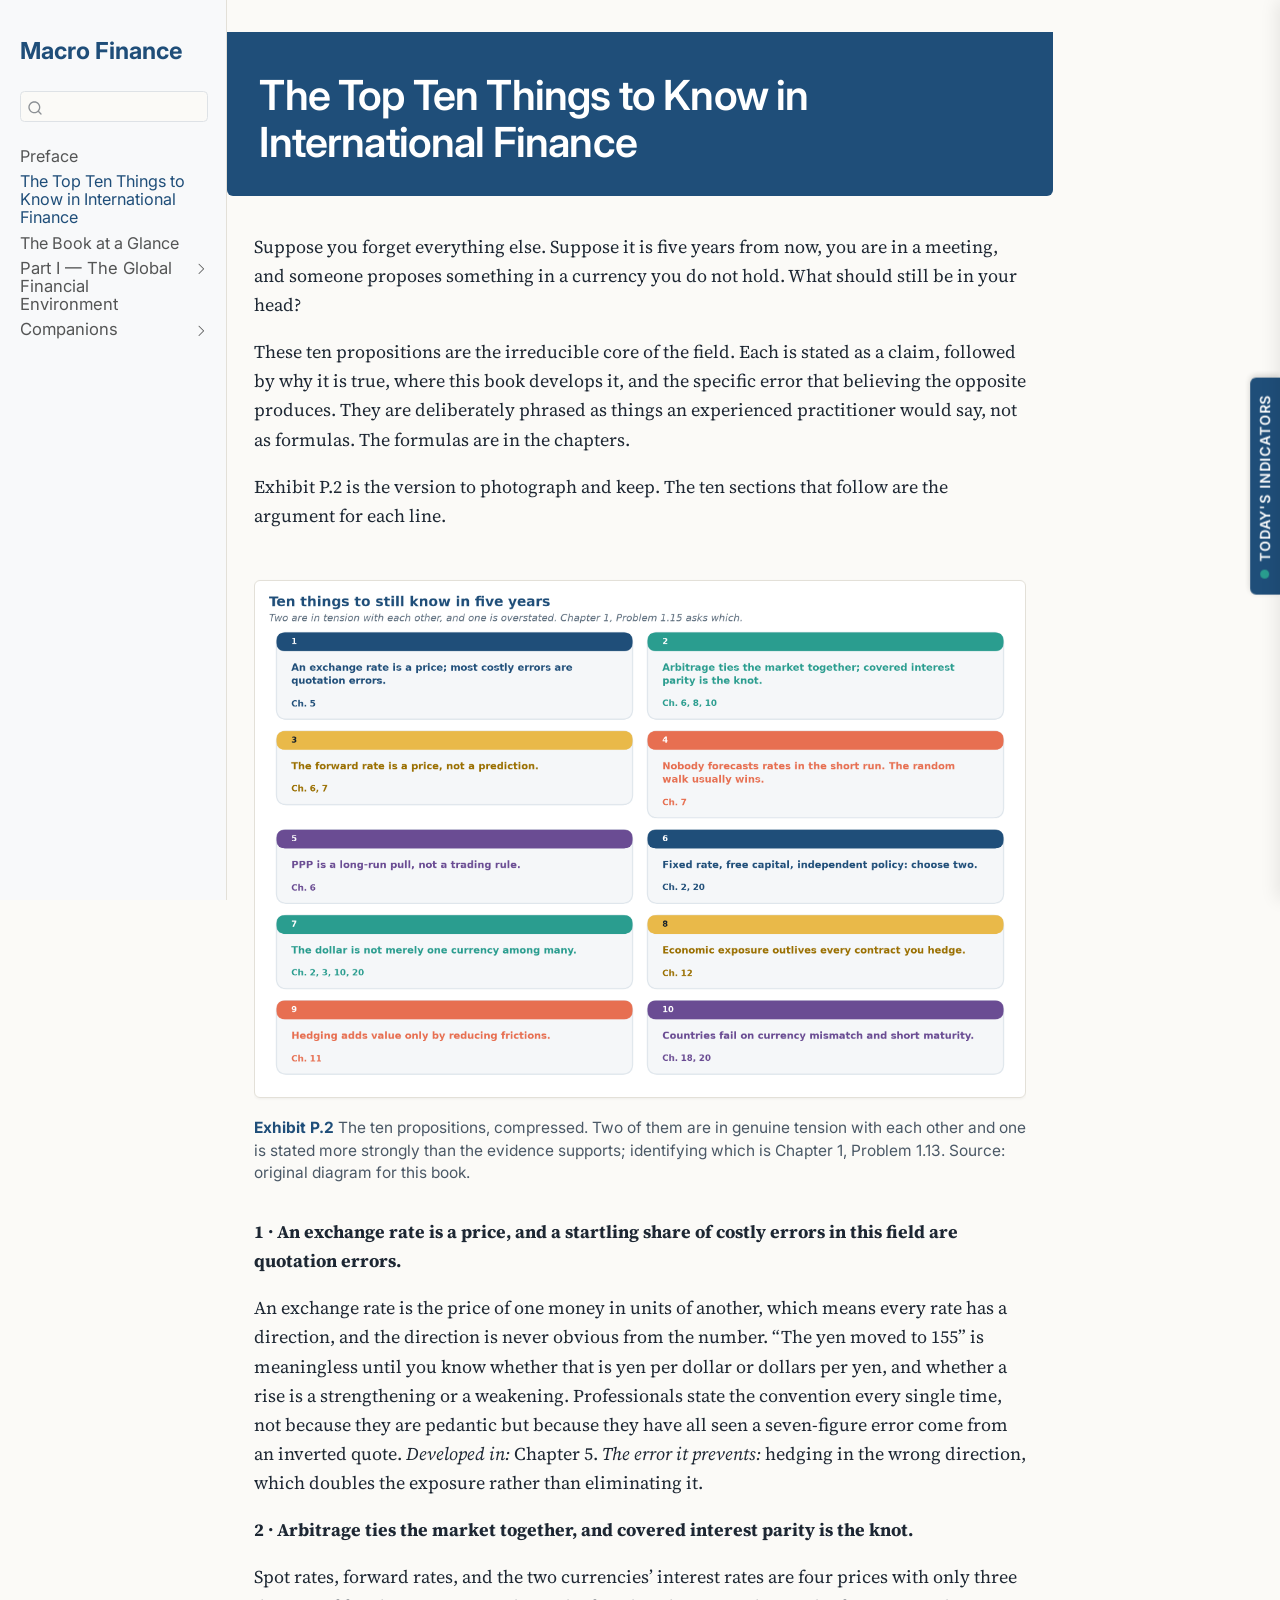
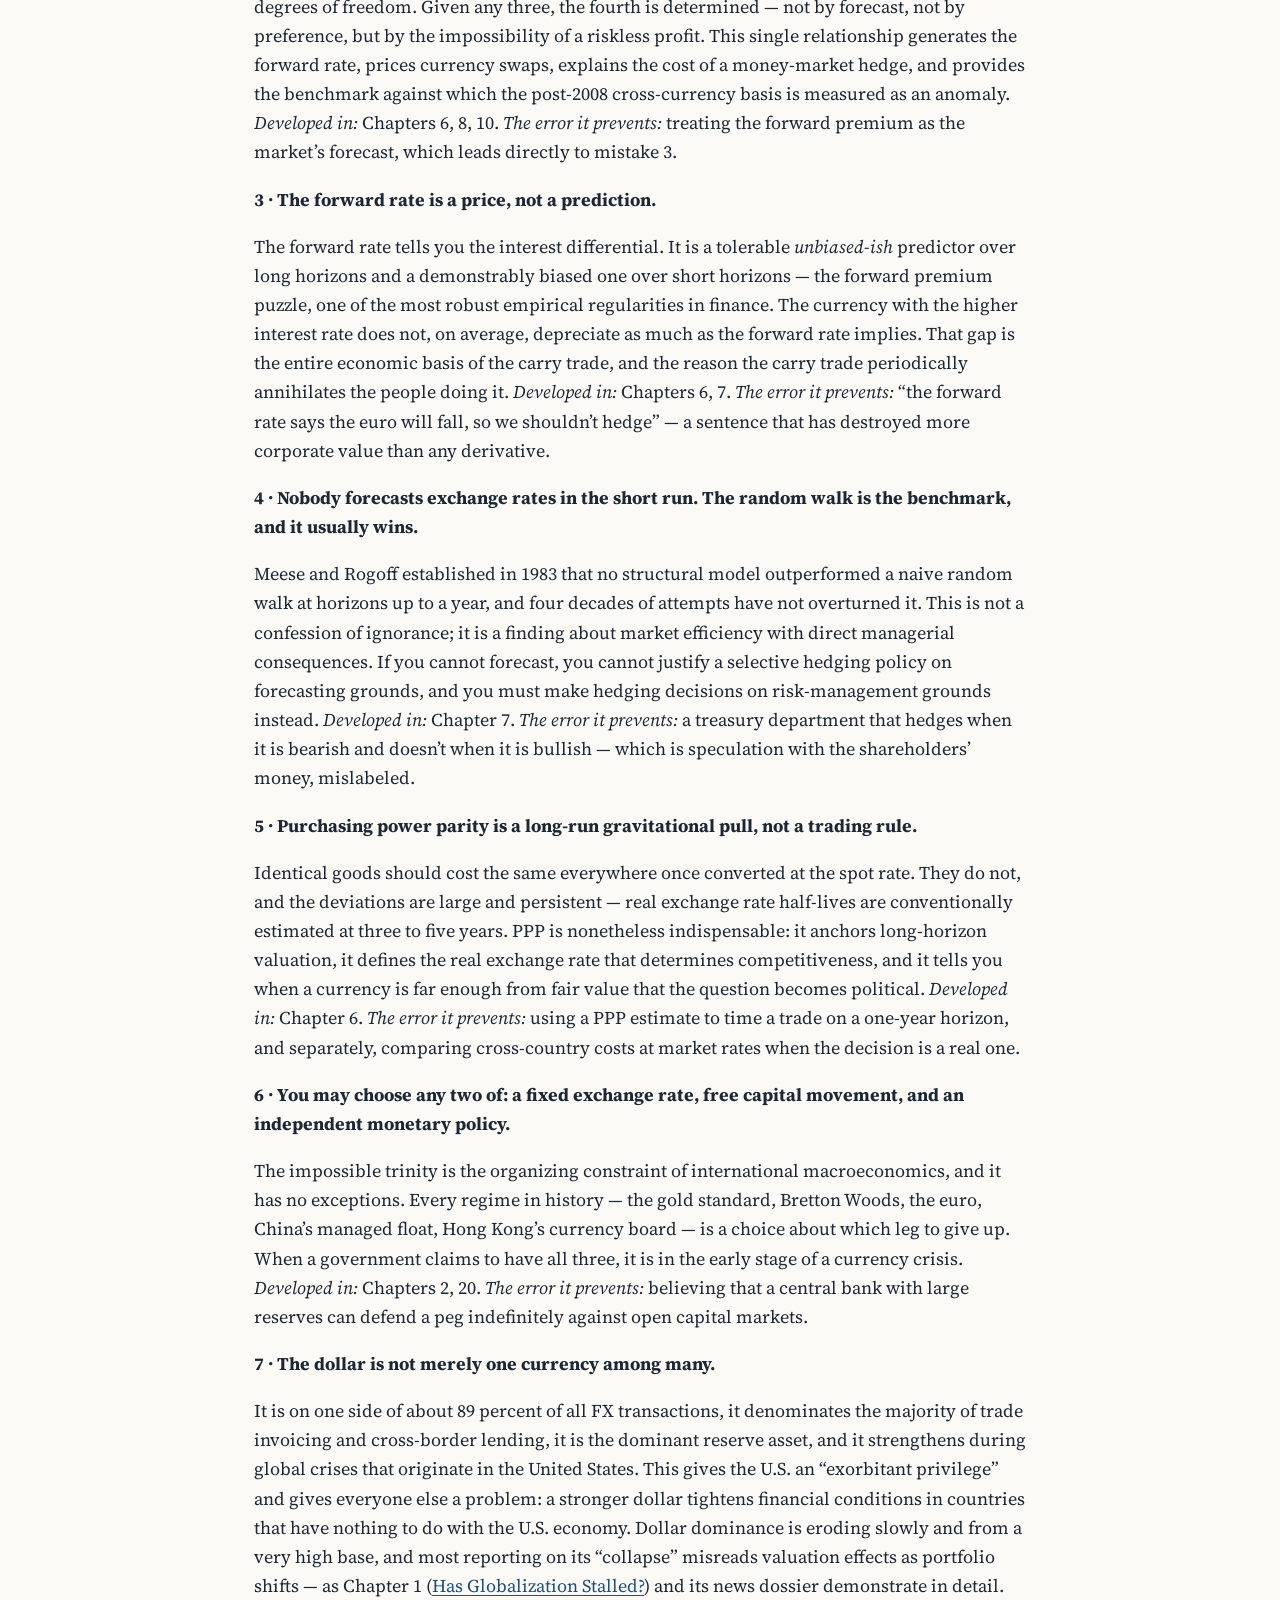
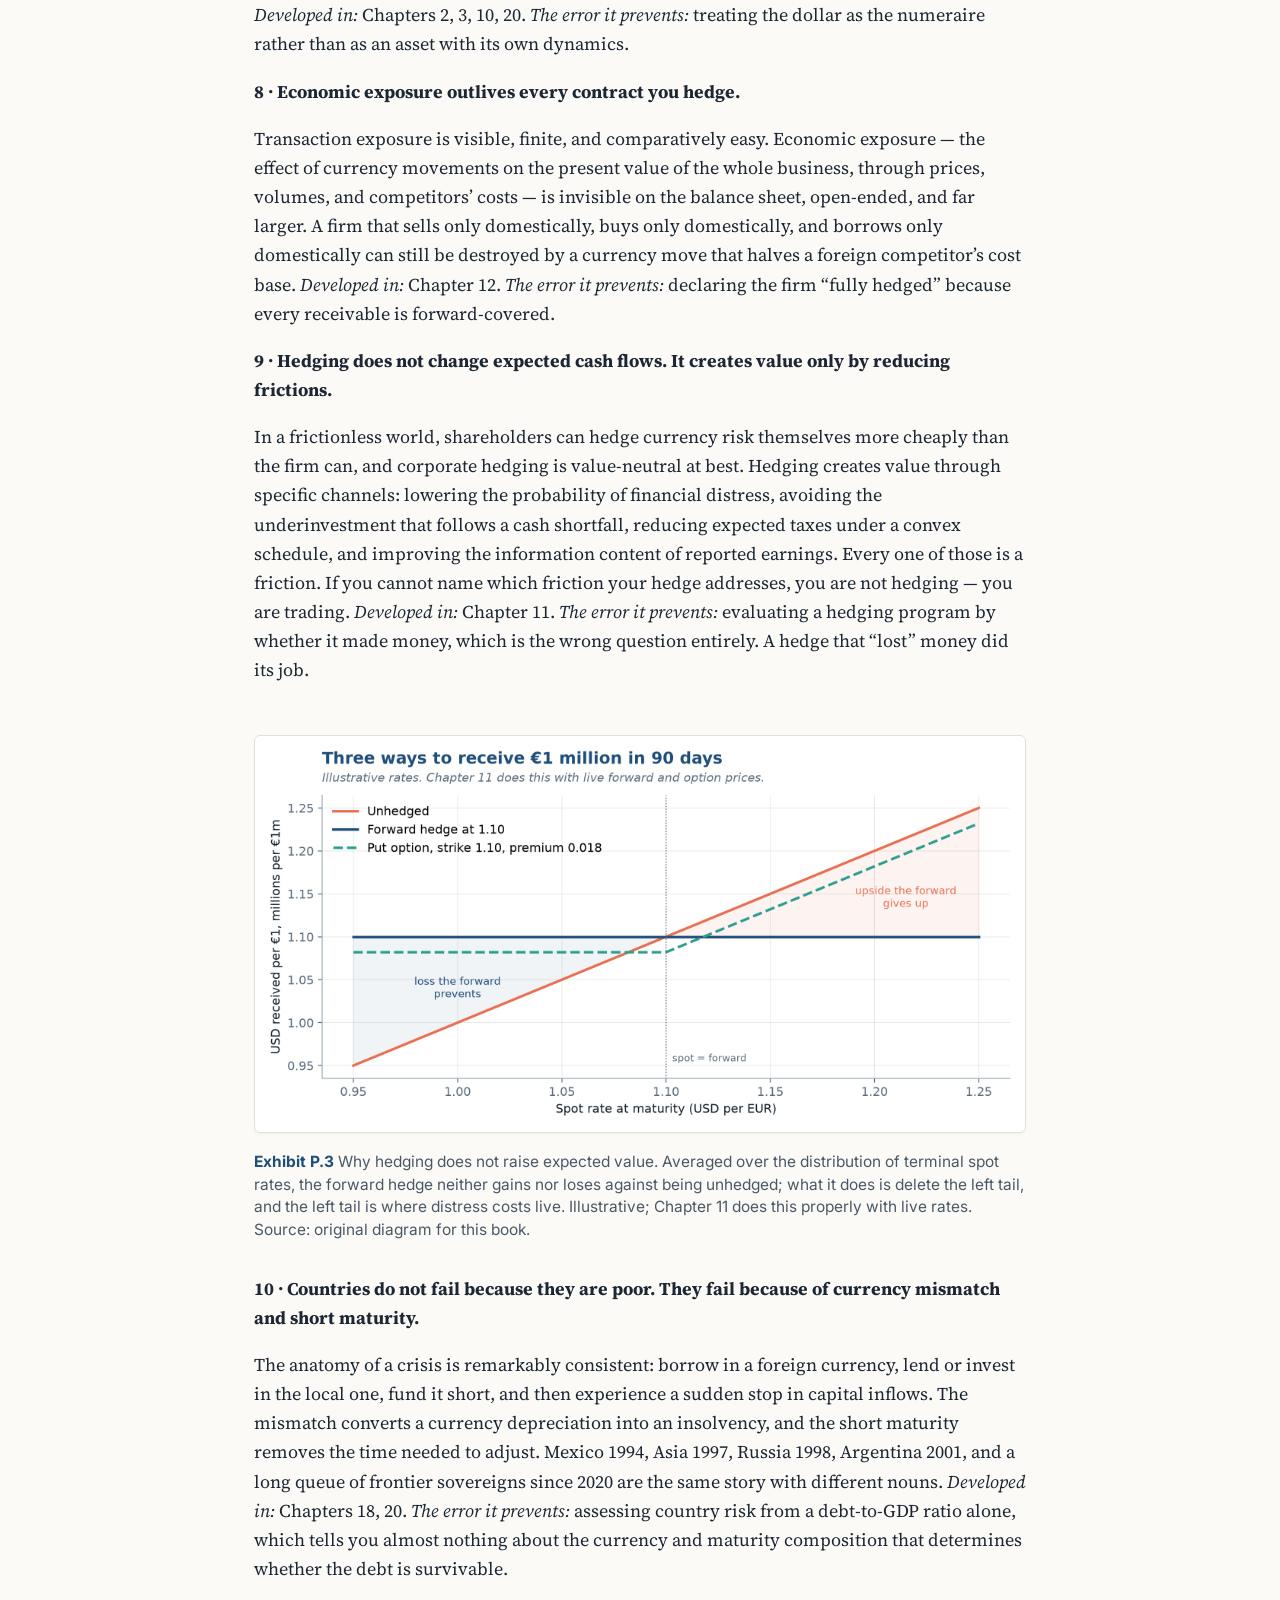
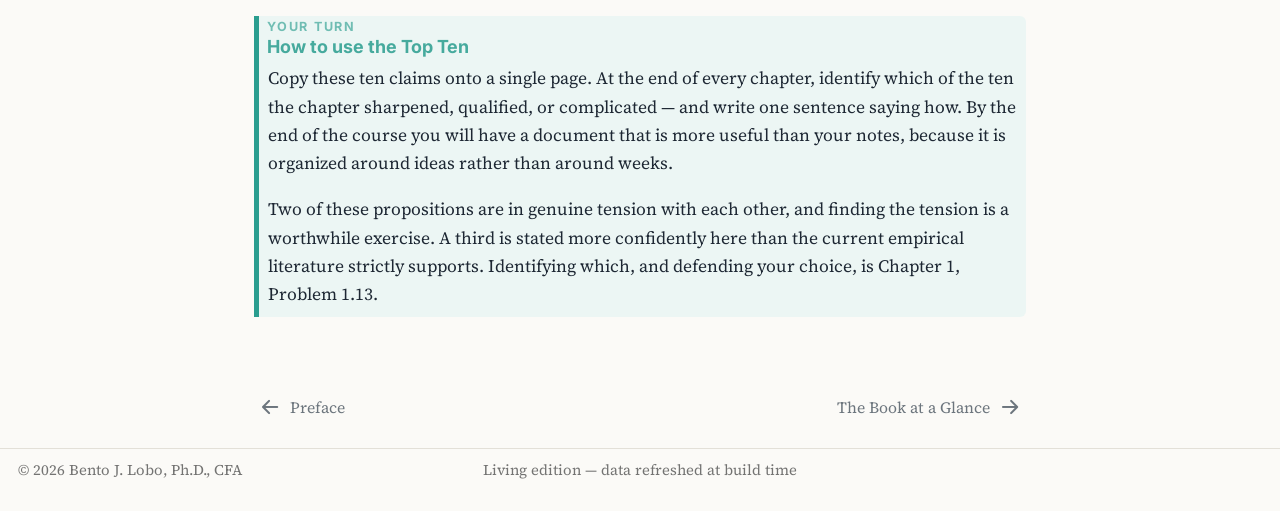
<file: front/top-ten.html>
<!DOCTYPE html>
<html xmlns="http://www.w3.org/1999/xhtml" lang="en" xml:lang="en"><head>

<meta charset="utf-8">
<meta name="generator" content="quarto-1.11.9">

<meta name="viewport" content="width=device-width, initial-scale=1.0, user-scalable=yes">


<title>The Top Ten Things to Know in International Finance – Macro Finance</title>
<style>
/* Default styles provided by pandoc.
** See https://pandoc.org/MANUAL.html#variables-for-html for config info.
*/
span.smallcaps{font-variant: small-caps;}
div.columns{display: flex; gap: 1.5em;}
div.column{flex: auto;}
@media screen {
div.columns{gap: min(4vw, 1.5em);}
div.column{overflow-x: auto;}
}
div.hanging-indent{margin-left: 1.5em; text-indent: -1.5em;}
ul.task-list{list-style: none;}
ul.task-list li input[type="checkbox"] {
  width: 0.8em;
  margin: 0 0.8em 0.2em -1em; /* quarto-specific, see https://github.com/quarto-dev/quarto-cli/issues/4556 */ 
  vertical-align: middle;
}
</style>


<script src="../site_libs/quarto-nav/quarto-nav.js"></script>
<script src="../site_libs/quarto-nav/headroom.min.js"></script>
<script src="../site_libs/clipboard/clipboard.min.js"></script>
<script src="../site_libs/quarto-search/autocomplete.umd.js"></script>
<script src="../site_libs/quarto-search/fuse.min.js"></script>
<script src="../site_libs/quarto-search/quarto-search.js"></script>
<meta name="quarto:offset" content="../">
<link href="../contents.html" rel="next">
<link href="../index.html" rel="prev">
<script src="../site_libs/quarto-html/quarto.js" type="module"></script>
<script src="../site_libs/quarto-html/tabsets/tabsets.js" type="module"></script>
<script src="../site_libs/quarto-html/scrollable-regions/scrollable-regions.js" type="module"></script>
<script src="../site_libs/quarto-html/popper.min.js"></script>
<script src="../site_libs/quarto-html/tippy.umd.min.js"></script>
<script src="../site_libs/quarto-html/anchor.min.js"></script>
<link href="../site_libs/quarto-html/tippy.css" rel="stylesheet">
<link href="../site_libs/quarto-html/quarto-syntax-highlighting-63b5708e65d6cd79cd7618c58d0c21e7.css" rel="stylesheet" id="quarto-text-highlighting-styles">
<script src="../site_libs/bootstrap/bootstrap.min.js"></script>
<link href="../site_libs/bootstrap/bootstrap-icons.css" rel="stylesheet">
<link href="../site_libs/bootstrap/bootstrap-447c5dbdbaadf3195d746f842414959a.min.css" rel="stylesheet" append-hash="true" id="quarto-bootstrap" data-mode="light">
<script id="quarto-search-options" type="application/json">{
  "location": "sidebar",
  "copy-button": false,
  "collapse-after": 3,
  "panel-placement": "start",
  "type": "textbox",
  "limit": 50,
  "keyboard-shortcut": [
    "f",
    "/",
    "s"
  ],
  "show-item-context": false,
  "language": {
    "search-no-results-text": "No results",
    "search-matching-documents-text": "matching documents",
    "search-copy-link-title": "Copy link to search",
    "search-hide-matches-text": "Hide additional matches",
    "search-more-match-text": "more match in this document",
    "search-more-matches-text": "more matches in this document",
    "search-clear-button-title": "Clear",
    "search-text-placeholder": "",
    "search-detached-cancel-button-title": "Cancel",
    "search-submit-button-title": "Submit",
    "search-label": "Search"
  }
}</script>


</head>

<body class="nav-sidebar docked quarto-light"><a id="quarto-skip-link" class="visually-hidden-focusable" href="#quarto-document-content">Skip to main content</a>

<div id="quarto-search-results"></div>
  <header id="quarto-header" class="headroom fixed-top">
  <nav class="quarto-secondary-nav" aria-label="Toolbar">
    <div class="container-fluid d-flex">
      <button type="button" class="quarto-btn-toggle btn" data-bs-toggle="collapse" role="button" data-bs-target=".quarto-sidebar-collapse-item" aria-controls="quarto-sidebar" aria-expanded="false" aria-label="Toggle sidebar navigation" onclick="if (window.quartoToggleHeadroom) { window.quartoToggleHeadroom(); }">
        <i class="bi bi-layout-text-sidebar-reverse"></i>
      </button>
        <nav class="quarto-page-breadcrumbs" aria-label="Breadcrumbs"><ol class="breadcrumb"><li class="breadcrumb-item"><a href="../front/top-ten.html">The Top Ten Things to Know in International Finance</a></li></ol></nav>
        <a class="flex-grow-1" data-bs-toggle="collapse" data-bs-target=".quarto-sidebar-collapse-item" onclick="if (window.quartoToggleHeadroom) { window.quartoToggleHeadroom(); }">      
        </a>
      <button type="button" class="btn quarto-search-button" aria-label="Search" onclick="window.quartoOpenSearch();">
        <i class="bi bi-search"></i>
      </button>
    </div>
  </nav>
</header>
<!-- content -->
<div id="quarto-content" class="quarto-container page-columns page-rows-contents page-layout-article">
<!-- sidebar -->
  <nav id="quarto-sidebar" class="sidebar collapse collapse-horizontal quarto-sidebar-collapse-item sidebar-navigation docked overflow-auto" aria-label="Site">
    <div class="pt-lg-2 mt-2 text-left sidebar-header">
    <div class="sidebar-title mb-0 py-0">
      <a href="../">Macro Finance</a> 
    </div>
      </div>
        <div class="mt-2 flex-shrink-0 align-items-center">
        <div class="sidebar-search">
        <div id="quarto-search" class="" title="Search"></div>
        </div>
        </div>
    <div class="sidebar-menu-container"> 
    <ul class="list-unstyled mt-1">
        <li class="sidebar-item">
  <div class="sidebar-item-container"> 
  <a href="../index.html" class="sidebar-item-text sidebar-link">
 <span class="menu-text">Preface</span></a>
  </div>
</li>
        <li class="sidebar-item">
  <div class="sidebar-item-container"> 
  <a href="../front/top-ten.html" class="sidebar-item-text sidebar-link active">
 <span class="menu-text">The Top Ten Things to Know in International Finance</span></a>
  </div>
</li>
        <li class="sidebar-item">
  <div class="sidebar-item-container"> 
  <a href="../contents.html" class="sidebar-item-text sidebar-link">
 <span class="menu-text">The Book at a Glance</span></a>
  </div>
</li>
        <li class="sidebar-item sidebar-item-section">
      <div class="sidebar-item-container"> 
            <button type="button" class="sidebar-item-text sidebar-item-toggle sidebar-link text-start collapsed" data-bs-toggle="collapse" data-bs-target="#quarto-sidebar-section-1" aria-controls="quarto-sidebar-section-1" aria-expanded="false">
 <span class="menu-text" id="quarto-sidebar-section-1-label">Part I — The Global Financial Environment</span><i class="bi bi-chevron-right" aria-hidden="true"></i></button>
      </div>
      <ul id="quarto-sidebar-section-1" aria-labelledby="quarto-sidebar-section-1-label" class="collapse list-unstyled sidebar-section depth1 ">  
          <li class="sidebar-item">
  <div class="sidebar-item-container"> 
  <a href="../chapters/01-introduction.html" class="sidebar-item-text sidebar-link">
 <span class="menu-text"><span class="chapter-number">1</span>&nbsp; <span class="chapter-title">Globalization and the Multinational Firm</span></span></a>
  </div>
</li>
      </ul>
  </li>
        <li class="sidebar-item sidebar-item-section">
      <div class="sidebar-item-container"> 
            <button type="button" class="sidebar-item-text sidebar-item-toggle sidebar-link text-start collapsed" data-bs-toggle="collapse" data-bs-target="#quarto-sidebar-section-2" aria-controls="quarto-sidebar-section-2" aria-expanded="false">
 <span class="menu-text" id="quarto-sidebar-section-2-label">Companions</span><i class="bi bi-chevron-right" aria-hidden="true"></i></button>
      </div>
      <ul id="quarto-sidebar-section-2" aria-labelledby="quarto-sidebar-section-2-label" class="collapse list-unstyled sidebar-section depth1 ">  
          <li class="sidebar-item">
  <div class="sidebar-item-container"> 
  <a href="../companions/dossiers.html" class="sidebar-item-text sidebar-link">
 <span class="menu-text">In the News · Dossiers</span></a>
  </div>
</li>
          <li class="sidebar-item">
  <div class="sidebar-item-container"> 
  <a href="../companions/ai.html" class="sidebar-item-text sidebar-link">
 <span class="menu-text">AI in International Finance</span></a>
  </div>
</li>
          <li class="sidebar-item">
  <div class="sidebar-item-container"> 
  <a href="../companions/beyond-the-page.html" class="sidebar-item-text sidebar-link">
 <span class="menu-text">Beyond the Page</span></a>
  </div>
</li>
      </ul>
  </li>
    </ul>
    </div>
</nav>
<div id="quarto-sidebar-glass" class="quarto-sidebar-collapse-item" data-bs-toggle="collapse" data-bs-target=".quarto-sidebar-collapse-item"></div>
<!-- margin-sidebar -->
    <div id="quarto-margin-sidebar" class="sidebar margin-sidebar zindex-bottom">
        
    </div>
<!-- main -->
<main class="content" id="quarto-document-content" tabindex="-1">

<header id="title-block-header" class="quarto-title-block default">
<div class="quarto-title">
<h1 class="title"><span id="sec-topten" class="quarto-section-identifier">The Top Ten Things to Know in International Finance</span></h1>
</div>



<div class="quarto-title-meta">

    
  
    
  </div>
  


</header>


<p>Suppose you forget everything else. Suppose it is five years from now, you are in a meeting, and someone proposes something in a currency you do not hold. What should still be in your head?</p>
<p>These ten propositions are the irreducible core of the field. Each is stated as a claim, followed by why it is true, where this book develops it, and the specific error that believing the opposite produces. They are deliberately phrased as things an experienced practitioner would say, not as formulas. The formulas are in the chapters.</p>
<p>Exhibit P.2 is the version to photograph and keep. The ten sections that follow are the argument for each line.</p>
<div id="cell-ex0118" class="cell" data-execution_count="2">
<div class="cell-output cell-output-display">
<div id="ex0118" class="quarto-figure quarto-figure-center anchored">
<figure class="figure">
<p><img src="top-ten_files/figure-html/ex0118-output-1.png" width="1188" height="788" class="figure-img"></p>
<figcaption><strong>Exhibit P.2</strong> The ten propositions, compressed. Two of them are in genuine tension with each other and one is stated more strongly than the evidence supports; identifying which is Chapter 1, Problem 1.13. Source: original diagram for this book.</figcaption>
</figure>
</div>
</div>
</div>
<p><strong>1 · An exchange rate is a price, and a startling share of costly errors in this field are quotation errors.</strong></p>
<p>An exchange rate is the price of one money in units of another, which means every rate has a direction, and the direction is never obvious from the number. “The yen moved to 155” is meaningless until you know whether that is yen per dollar or dollars per yen, and whether a rise is a strengthening or a weakening. Professionals state the convention every single time, not because they are pedantic but because they have all seen a seven-figure error come from an inverted quote. <em>Developed in:</em> Chapter 5. <em>The error it prevents:</em> hedging in the wrong direction, which doubles the exposure rather than eliminating it.</p>
<p><strong>2 · Arbitrage ties the market together, and covered interest parity is the knot.</strong></p>
<p>Spot rates, forward rates, and the two currencies’ interest rates are four prices with only three degrees of freedom. Given any three, the fourth is determined — not by forecast, not by preference, but by the impossibility of a riskless profit. This single relationship generates the forward rate, prices currency swaps, explains the cost of a money-market hedge, and provides the benchmark against which the post-2008 cross-currency basis is measured as an anomaly. <em>Developed in:</em> Chapters 6, 8, 10. <em>The error it prevents:</em> treating the forward premium as the market’s forecast, which leads directly to mistake 3.</p>
<p><strong>3 · The forward rate is a price, not a prediction.</strong></p>
<p>The forward rate tells you the interest differential. It is a tolerable <em>unbiased-ish</em> predictor over long horizons and a demonstrably biased one over short horizons — the forward premium puzzle, one of the most robust empirical regularities in finance. The currency with the higher interest rate does not, on average, depreciate as much as the forward rate implies. That gap is the entire economic basis of the carry trade, and the reason the carry trade periodically annihilates the people doing it. <em>Developed in:</em> Chapters 6, 7. <em>The error it prevents:</em> “the forward rate says the euro will fall, so we shouldn’t hedge” — a sentence that has destroyed more corporate value than any derivative.</p>
<p><strong>4 · Nobody forecasts exchange rates in the short run. The random walk is the benchmark, and it usually wins.</strong></p>
<p>Meese and Rogoff established in 1983 that no structural model outperformed a naive random walk at horizons up to a year, and four decades of attempts have not overturned it. This is not a confession of ignorance; it is a finding about market efficiency with direct managerial consequences. If you cannot forecast, you cannot justify a selective hedging policy on forecasting grounds, and you must make hedging decisions on risk-management grounds instead. <em>Developed in:</em> Chapter 7. <em>The error it prevents:</em> a treasury department that hedges when it is bearish and doesn’t when it is bullish — which is speculation with the shareholders’ money, mislabeled.</p>
<p><strong>5 · Purchasing power parity is a long-run gravitational pull, not a trading rule.</strong></p>
<p>Identical goods should cost the same everywhere once converted at the spot rate. They do not, and the deviations are large and persistent — real exchange rate half-lives are conventionally estimated at three to five years. PPP is nonetheless indispensable: it anchors long-horizon valuation, it defines the real exchange rate that determines competitiveness, and it tells you when a currency is far enough from fair value that the question becomes political. <em>Developed in:</em> Chapter 6. <em>The error it prevents:</em> using a PPP estimate to time a trade on a one-year horizon, and separately, comparing cross-country costs at market rates when the decision is a real one.</p>
<p><strong>6 · You may choose any two of: a fixed exchange rate, free capital movement, and an independent monetary policy.</strong></p>
<p>The impossible trinity is the organizing constraint of international macroeconomics, and it has no exceptions. Every regime in history — the gold standard, Bretton Woods, the euro, China’s managed float, Hong Kong’s currency board — is a choice about which leg to give up. When a government claims to have all three, it is in the early stage of a currency crisis. <em>Developed in:</em> Chapters 2, 20. <em>The error it prevents:</em> believing that a central bank with large reserves can defend a peg indefinitely against open capital markets.</p>
<p><strong>7 · The dollar is not merely one currency among many.</strong></p>
<p>It is on one side of about 89 percent of all FX transactions, it denominates the majority of trade invoicing and cross-border lending, it is the dominant reserve asset, and it strengthens during global crises that originate in the United States. This gives the U.S. an “exorbitant privilege” and gives everyone else a problem: a stronger dollar tightens financial conditions in countries that have nothing to do with the U.S. economy. Dollar dominance is eroding slowly and from a very high base, and most reporting on its “collapse” misreads valuation effects as portfolio shifts — as Chapter 1 (<a href="../chapters/01-introduction.html#sec-globalization" class="quarto-xref"><span>Has Globalization Stalled?</span></a>) and its news dossier demonstrate in detail. <em>Developed in:</em> Chapters 2, 3, 10, 20. <em>The error it prevents:</em> treating the dollar as the numeraire rather than as an asset with its own dynamics.</p>
<p><strong>8 · Economic exposure outlives every contract you hedge.</strong></p>
<p>Transaction exposure is visible, finite, and comparatively easy. Economic exposure — the effect of currency movements on the present value of the whole business, through prices, volumes, and competitors’ costs — is invisible on the balance sheet, open-ended, and far larger. A firm that sells only domestically, buys only domestically, and borrows only domestically can still be destroyed by a currency move that halves a foreign competitor’s cost base. <em>Developed in:</em> Chapter 12. <em>The error it prevents:</em> declaring the firm “fully hedged” because every receivable is forward-covered.</p>
<p><strong>9 · Hedging does not change expected cash flows. It creates value only by reducing frictions.</strong></p>
<p>In a frictionless world, shareholders can hedge currency risk themselves more cheaply than the firm can, and corporate hedging is value-neutral at best. Hedging creates value through specific channels: lowering the probability of financial distress, avoiding the underinvestment that follows a cash shortfall, reducing expected taxes under a convex schedule, and improving the information content of reported earnings. Every one of those is a friction. If you cannot name which friction your hedge addresses, you are not hedging — you are trading. <em>Developed in:</em> Chapter 11. <em>The error it prevents:</em> evaluating a hedging program by whether it made money, which is the wrong question entirely. A hedge that “lost” money did its job.</p>
<div id="cell-ex0119" class="cell" data-execution_count="3">
<div class="cell-output cell-output-display">
<div id="ex0119" class="quarto-figure quarto-figure-center anchored">
<figure class="figure">
<p><img src="top-ten_files/figure-html/ex0119-output-1.png" width="993" height="501" class="figure-img"></p>
<figcaption><strong>Exhibit P.3</strong> Why hedging does not raise expected value. Averaged over the distribution of terminal spot rates, the forward hedge neither gains nor loses against being unhedged; what it does is delete the left tail, and the left tail is where distress costs live. Illustrative; Chapter 11 does this properly with live rates. Source: original diagram for this book.</figcaption>
</figure>
</div>
</div>
</div>
<p><strong>10 · Countries do not fail because they are poor. They fail because of currency mismatch and short maturity.</strong></p>
<p>The anatomy of a crisis is remarkably consistent: borrow in a foreign currency, lend or invest in the local one, fund it short, and then experience a sudden stop in capital inflows. The mismatch converts a currency depreciation into an insolvency, and the short maturity removes the time needed to adjust. Mexico 1994, Asia 1997, Russia 1998, Argentina 2001, and a long queue of frontier sovereigns since 2020 are the same story with different nouns. <em>Developed in:</em> Chapters 18, 20. <em>The error it prevents:</em> assessing country risk from a debt-to-GDP ratio alone, which tells you almost nothing about the currency and maturity composition that determines whether the debt is survivable.</p>
<div class="mf-box mf-activity callout callout-style-default callout-note no-icon callout-titled">
<div class="callout-header d-flex align-content-center">
<div class="callout-icon-container">
<i class="callout-icon no-icon"></i>
</div>
<div class="callout-title-container flex-fill">
<span class="screen-reader-only">Note</span>How to use the Top Ten
</div>
</div>
<div class="callout-body-container callout-body">
<p>Copy these ten claims onto a single page. At the end of every chapter, identify which of the ten the chapter sharpened, qualified, or complicated — and write one sentence saying how. By the end of the course you will have a document that is more useful than your notes, because it is organized around ideas rather than around weeks.</p>
<p>Two of these propositions are in genuine tension with each other, and finding the tension is a worthwhile exercise. A third is stated more confidently here than the current empirical literature strictly supports. Identifying which, and defending your choice, is Chapter 1, Problem 1.13.</p>
</div>
</div>



</main> <!-- /main -->
<!-- Today's Indicators: site-wide sidebar. Markets and policy odds load in the reader's
     browser; macro releases come from cache/dashboard.json (pylib/dashboard.py). -->
<style>
#mf-ind-toggle{position:fixed;right:0;top:42%;z-index:1040;writing-mode:vertical-rl;transform:rotate(180deg);
  background:#1f4e79;color:#fff;border:0;border-radius:0 6px 6px 0;padding:.9rem .45rem;font:600 .78rem/1 Inter,system-ui,sans-serif;
  letter-spacing:.06em;text-transform:uppercase;cursor:pointer;box-shadow:0 2px 6px rgba(0,0,0,.18)}
#mf-ind-toggle .dot{display:inline-block;width:.5rem;height:.5rem;border-radius:50%;background:#2a9d8f;margin-bottom:.45rem;
  animation:mfpulse 2s infinite}
@keyframes mfpulse{0%,100%{opacity:1}50%{opacity:.35}}
#mf-ind{position:fixed;top:0;right:0;bottom:0;width:330px;max-width:92vw;z-index:1050;background:#fbfaf7;
  border-left:1px solid #e3e0d8;box-shadow:-4px 0 16px rgba(0,0,0,.08);transform:translateX(100%);transition:transform .25s ease;
  display:flex;flex-direction:column;font-family:Inter,system-ui,-apple-system,"Segoe UI",sans-serif;color:#1d2733}
body.mf-ind-open #mf-ind{transform:none}
body.mf-ind-open #mf-ind-toggle{display:none}
@media (min-width:1400px){ body.mf-ind-open{padding-right:330px} body.mf-ind-open #mf-ind{box-shadow:none} }
#mf-ind header{background:#1f4e79;color:#fff;padding:.75rem 1rem .6rem;display:flex;align-items:flex-start;justify-content:space-between}
#mf-ind header h2{all:unset;display:block;font-weight:700;font-size:1rem;letter-spacing:-.01em}
#mf-ind header .sub{font-size:.72rem;color:#c9d8e6;margin-top:.15rem}
#mf-ind header button{background:none;border:0;color:#fff;font-size:1.3rem;line-height:1;cursor:pointer;padding:0 .2rem}
#mf-ind .body{overflow-y:auto;padding:.3rem 0 1rem;flex:1}
#mf-ind section{padding:.55rem 1rem .4rem;border-bottom:1px solid #e3e0d8}
#mf-ind h3{all:unset;display:block;font-size:.68rem;font-weight:700;letter-spacing:.12em;text-transform:uppercase;color:#2a9d8f;margin:.15rem 0 .4rem}
#mf-ind .note{font-size:.68rem;color:#6b7785;line-height:1.35;margin:.3rem 0 0}
#mf-ind .note a{color:#6b7785}
#mf-ind .tv{height:69px;overflow:hidden;margin:0 -.4rem;position:relative}
#mf-ind .tv iframe{width:190%!important;margin-left:-90%}
#mf-ind .tvlab{position:absolute;left:0;top:0;bottom:0;width:48%;background:#fbfaf7;z-index:2;display:flex;flex-direction:column;
  justify-content:center;padding-left:.45rem;line-height:1.2}
#mf-ind .tvlab b{font-size:.86rem;color:#1d2733}#mf-ind .tvlab small{font-size:.66rem;color:#8a95a2}
#mf-ind .row{display:flex;justify-content:space-between;align-items:baseline;gap:.5rem;padding:.28rem 0;font-size:.82rem}
#mf-ind .row + .row{border-top:1px dotted #e3e0d8}
#mf-ind .row .lab{flex:1;color:#3a4654;line-height:1.25}
#mf-ind .row .lab small{display:block;color:#8a95a2;font-size:.68rem}
#mf-ind .row .v{font-weight:700;font-variant-numeric:tabular-nums;white-space:nowrap;text-align:right}
#mf-ind .row .v small{display:block;font-weight:400;font-size:.68rem;color:#8a95a2}
#mf-ind .up{color:#c0392b}#mf-ind .dn{color:#2a7f62}#mf-ind .flat{color:#6b7785}
#mf-ind .odds{margin:.2rem 0 .65rem}
#mf-ind .odds .t{display:flex;justify-content:space-between;font-size:.8rem;margin-bottom:.25rem}
#mf-ind .odds .t a{color:#1d2733;text-decoration:none;white-space:nowrap}#mf-ind .odds .t b{font-weight:700}
#mf-ind .bar{display:flex;height:.95rem;border-radius:3px;overflow:hidden;background:#e3e0d8;font-size:.62rem;color:#fff;font-weight:700}
#mf-ind .bar span{display:flex;align-items:center;justify-content:center;overflow:hidden;white-space:nowrap}
#mf-ind .bar .cut{background:#2a9d8f}#mf-ind .bar .hold{background:#8a95a2}#mf-ind .bar .hike{background:#e76f51}
#mf-ind .legend{display:flex;gap:.7rem;font-size:.66rem;color:#6b7785;margin-top:.1rem}
#mf-ind .legend i{display:inline-block;width:.55rem;height:.55rem;border-radius:2px;margin-right:.2rem;vertical-align:-1px}
#mf-ind .stmt{font-size:.78rem;line-height:1.3;padding:.25rem 0}
#mf-ind .stmt a{color:#1f4e79;text-decoration:none}#mf-ind .stmt a:hover{text-decoration:underline}
#mf-ind .stmt small{display:block;color:#8a95a2;font-size:.66rem}
#mf-ind .stale{color:#b7791f;font-size:.66rem}
#mf-ind .err{font-size:.75rem;color:#8a95a2;font-style:italic}
@media print{#mf-ind,#mf-ind-toggle{display:none!important} body.mf-ind-open{padding-right:0!important}}
</style>

<button id="mf-ind-toggle" type="button" aria-controls="mf-ind" aria-expanded="false">
  <span class="dot"></span>Today's Indicators</button>
<aside id="mf-ind" aria-label="Today's economic indicators" aria-hidden="true">
  <header><div><h2>Today's Indicators</h2><div class="sub" id="mf-ind-clock">&nbsp;</div></div>
    <button type="button" id="mf-ind-close" aria-label="Close indicators">×</button></header>
  <div class="body">
    <section><h3>Markets · live</h3><div id="mf-ind-mkts"></div>
      <p class="note">Streaming quotes via TradingView. DJIA and S&amp;P 500 are index CFDs, which track the cash index
        and also trade outside exchange hours. The Nasdaq Composite and the PHLX Semiconductor index (SOX) are licensed
        and cannot be streamed here, so ETFs stand in on a 15-minute delay: ONEQ tracks the Composite, and SOXX, a
        semiconductor-sector ETF, moves closely with the SOX but is not the same index.</p></section>
    <section><h3>Next policy meeting · market odds</h3><div id="mf-ind-odds"><p class="err">Loading…</p></div>
      <p class="note">Prices on <a href="https://polymarket.com/" target="_blank" rel="noopener">Polymarket</a> prediction
        markets, refreshed every minute. Read them as probabilities; they are not CME FedWatch futures-implied odds.</p></section>
    <section><h3>Central banks</h3><div id="mf-ind-cb"><p class="err">Loading…</p></div></section>
    <section><h3>Inflation</h3><div id="mf-ind-Inflation"></div></section>
    <section><h3>Growth</h3><div id="mf-ind-Growth"></div></section>
    <section><h3>Jobs</h3><div id="mf-ind-Jobs"></div>
      <p class="note" id="mf-ind-src"></p></section>
  </div>
</aside>

<script>
(function () {
  const RAW = "https://raw.githubusercontent.com/bentolobo/macro-finance/main/cache/dashboard.json";
  // [TradingView symbol, our label, sub-label]. TradingView's free widgets cannot show the
  // Nasdaq Composite or PHLX Semiconductor (SOX) index levels (licensed), so those two are
  // tracked through ETFs: ONEQ holds the Composite; SOXX is the largest semiconductor ETF.
  const MKTS = [
    ["FOREXCOM:DJI", "DJIA", "Dow Jones Industrials"],
    ["FOREXCOM:SPXUSD", "S&P 500", "Index"],
    ["NASDAQ:ONEQ", "Nasdaq Composite", "via ONEQ ETF · delayed"],
    ["NASDAQ:SOXX", "Semiconductors", "via SOXX ETF · delayed"],
    ["PYTH:US10Y", "10-yr Treasury", "Yield, %"],
    ["FX:EURUSD", "EUR/USD", "Dollars per euro"],
    ["FX:USDJPY", "USD/JPY", "Yen per dollar"]];
  const BANKS = [
    {name: "Federal Reserve", tag: "fed-rates", re: /^Fed Decision in/i},
    {name: "ECB", tag: "ecb", re: /^ECB Interest Rates:/i},
    {name: "Bank of Japan", tag: "boj", re: /^Bank of Japan Decision in/i}];
  const $ = (id) => document.getElementById(id);
  const esc = (s) => String(s ?? "").replace(/[&<>"]/g, (c) => ({"&": "&amp;", "<": "&lt;", ">": "&gt;", '"': "&quot;"}[c]));
  const store = {get(k) { try { return localStorage.getItem(k); } catch (e) { return null; } },
                 set(k, v) { try { localStorage.setItem(k, v); } catch (e) {} }};
  let started = false, timers = [];

  // ------------------------------------------------------------------ open / close
  function setOpen(open) {
    document.body.classList.toggle("mf-ind-open", open);
    $("mf-ind").setAttribute("aria-hidden", String(!open));
    $("mf-ind-toggle").setAttribute("aria-expanded", String(open));
    store.set("mf-ind-open", open ? "1" : "0");
    if (open && !started) start();
  }
  $("mf-ind-toggle").addEventListener("click", () => setOpen(true));
  $("mf-ind-close").addEventListener("click", () => setOpen(false));
  document.addEventListener("keydown", (e) => { if (e.key === "Escape" && document.body.classList.contains("mf-ind-open") && innerWidth < 1400) setOpen(false); });

  // ------------------------------------------------------------------ clock
  function tick() {
    const t = new Date().toLocaleString("en-US", {timeZone: "America/New_York", weekday: "short", month: "short",
      day: "numeric", hour: "numeric", minute: "2-digit"});
    $("mf-ind-clock").textContent = t + " ET";
  }

  // ------------------------------------------------------------------ markets
  function markets() {
    const box = $("mf-ind-mkts");
    for (const [sym, name, sub] of MKTS) {
      const c = document.createElement("div");
      c.className = "tv tradingview-widget-container";
      const lab = document.createElement("div");
      lab.className = "tvlab";
      lab.innerHTML = `<b>${esc(name)}</b><small>${esc(sub)}</small>`;
      c.innerHTML = '<div class="tradingview-widget-container__widget"></div>';
      const s = document.createElement("script");
      s.src = "https://s3.tradingview.com/external-embedding/embed-widget-single-quote.js";
      s.async = true;
      s.text = JSON.stringify({symbol: sym, width: "100%", colorTheme: "light", isTransparent: true, locale: "en"});
      c.appendChild(s);
      c.appendChild(lab);
      box.appendChild(c);
    }
  }

  // ------------------------------------------------------------------ policy odds
  async function nextMeeting(b) {
    const r = await fetch(`https://gamma-api.polymarket.com/events?tag_slug=${b.tag}&closed=false&limit=100`);
    const evs = (await r.json()).filter((e) => b.re.test(e.title) && new Date(e.endDate) > new Date());
    evs.sort((a, z) => new Date(a.endDate) - new Date(z.endDate));
    const e = evs[0];
    if (!e) return null;
    const g = {cut: 0, hold: 0, hike: 0}; let top = null;
    for (const m of e.markets || []) {
      if (m.closed) continue;
      let p; try { p = parseFloat(JSON.parse(m.outcomePrices)[0]); } catch (x) { continue; }
      const lab = m.groupItemTitle || m.question || "";
      const k = /decrease|cut/i.test(lab) ? "cut" : /no change|hold|unchanged/i.test(lab) ? "hold" : /increase|hike/i.test(lab) ? "hike" : null;
      if (!k || isNaN(p)) continue;
      g[k] += p;
      if (!top || p > top.p) top = {lab, p};
    }
    const tot = g.cut + g.hold + g.hike;
    if (!tot) return null;
    for (const k in g) g[k] /= tot;
    const month = (e.title.match(/(January|February|March|April|May|June|July|August|September|October|November|December)/) || [])[1] || "";
    return {bank: b.name, month, g, top: top && {lab: top.lab, p: top.p / tot}, url: `https://polymarket.com/event/${e.slug}`};
  }
  function short(l) {
    if (/no change|hold|unchanged/i.test(l)) return "Hold";
    const m = l.match(/(\d+\+?)\s*bps?/i);
    return (/increase|hike/i.test(l) ? "Hike" : "Cut") + (m ? " " + m[1] + " bp" : "");
  }
  async function odds() {
    const res = await Promise.allSettled(BANKS.map(nextMeeting));
    const pct = (x) => Math.round(x * 100);
    const html = res.map((r) => {
      if (r.status !== "fulfilled" || !r.value) return "";
      const o = r.value, g = o.g;
      const seg = (k, lab) => g[k] > 0.005 ? `<span class="${k}" style="width:${(g[k] * 100).toFixed(1)}%" title="${lab} ${pct(g[k])}%">${g[k] > .12 ? pct(g[k]) + "%" : ""}</span>` : "";
      return `<div class="odds"><div class="t"><span>${esc(o.bank)} · ${esc(o.month)}</span>
        <a href="${o.url}" target="_blank" rel="noopener">${esc(short(o.top.lab))} <b>${pct(o.top.p)}%</b></a></div>
        <div class="bar">${seg("cut", "Cut")}${seg("hold", "Hold")}${seg("hike", "Hike")}</div></div>`;
    }).join("");
    $("mf-ind-odds").innerHTML = html ? html + '<div class="legend"><span><i style="background:#2a9d8f"></i>Cut</span><span><i style="background:#8a95a2"></i>Hold</span><span><i style="background:#e76f51"></i>Hike</span></div>'
                                      : '<p class="err">Odds are unavailable right now.</p>';
  }

  // ------------------------------------------------------------------ macro data
  function siteBase() {
    const s = document.querySelector('script[src*="site_libs/"]');
    return s ? s.src.slice(0, s.src.indexOf("site_libs/")) : "./";
  }
  async function getJSON() {
    for (const u of [RAW + "?t=" + Math.floor(Date.now() / 300000), siteBase() + "cache/dashboard.json"]) {
      try { const r = await fetch(u, {cache: "no-cache"}); if (r.ok) return await r.json(); } catch (e) {}
    }
    return null;
  }
  const fmt = (v, it) => it.unit === "k" ? Math.round(v).toLocaleString("en-US") + "k"
                                         : Number(v).toFixed(it.dp) + (it.unit === "%" ? "%" : "");
  const fdate = (d) => new Date(d + (d.length === 10 ? "T12:00:00" : "")).toLocaleDateString("en-US", {month: "short", day: "numeric"});
  function arrow(it) {
    const d = it.value - it.prev, eps = it.unit === "k" ? 0.5 : 0.05;
    if (Math.abs(d) < eps) return '<span class="flat">▬</span>';
    const good = (d > 0) === !!it.up_is_good;
    return `<span class="${good ? "dn" : "up"}">${d > 0 ? "▲" : "▼"}</span>`;
  }
  async function macro() {
    const d = await getJSON();
    if (!d) { $("mf-ind-cb").innerHTML = '<p class="err">Data unavailable.</p>'; return; }
    for (const g of d.groups || []) {
      const el = $("mf-ind-" + g.title); if (!el) continue;
      el.innerHTML = g.items.map((it) => `<div class="row"><span class="lab"><a href="${it.url}" target="_blank" rel="noopener" style="color:inherit;text-decoration:none">${esc(it.label)}</a>
        <small>${esc(it.period)}${it.updated ? " · updated " + fdate(it.updated) : ""}${it.status === "cached" ? ' <span class="stale">· last good value</span>' : ""}</small></span>
        <span class="v">${arrow(it)} ${fmt(it.value, it)}<small>prior ${fmt(it.prev, it)}</small></span></div>`).join("");
    }
    const pol = (d.policy || []).map((p) => `<div class="row"><span class="lab">${esc(p.bank)}<small>${esc(p.label)} · ${esc(p.last_move_text)}</small></span>
        <span class="v ${p.last_move_bp > 0 ? "up" : p.last_move_bp < 0 ? "dn" : ""}">${esc(p.rate)}</span></div>`).join("");
    const st = (d.statements || []).slice(0, 4).map((s) => `<div class="stmt"><a href="${esc(s.link)}" target="_blank" rel="noopener">${esc(s.title)}</a>
        <small>${esc(s.bank)} · ${fdate(s.date)}</small></div>`).join("");
    $("mf-ind-cb").innerHTML = pol + (st ? '<div style="margin-top:.35rem">' + st + "</div>" : "");
    const built = d.built ? new Date(d.built).toLocaleString("en-US", {timeZone: "America/New_York", month: "short", day: "numeric", hour: "numeric", minute: "2-digit"}) + " ET" : "—";
    $("mf-ind-src").innerHTML = `Releases from BLS, BEA, the Atlanta Fed, the Fed and ECB via <a href="https://fred.stlouisfed.org/" target="_blank" rel="noopener">FRED</a>, and Eurostat; ` +
      `checked hourly on weekdays. Arrows compare with the prior release. Last change recorded ${built}.`;
  }

  // ------------------------------------------------------------------ start
  function start() {
    started = true;
    tick(); markets(); odds(); macro();
    timers.push(setInterval(tick, 30000), setInterval(odds, 60000), setInterval(macro, 600000));
  }
  const saved = store.get("mf-ind-open");
  setOpen(saved === null ? innerWidth >= 1400 : saved === "1");
})();
</script>
<!-- Modules, gates and the Chapter Checkpoint.
     Authoring (in a chapter .qmd):
       ::: {#module-map data-chapter="ch01"}          module map + progress (top of chapter)
       ::: {.module-banner data-n="1" data-title="…"} start of a module
       ::::: {.gate data-module="1"} :::: {.q} prompt ::: {.a} model answer ::: :::: :::::
       ::::: {.gate .pretest data-module="0"} …       pretest: answers saved, no model answers
       ::: {#pretest-recall}                           shows saved pretest answers (Revisit box)
       ::: {#checkpoint}  + a <script type="application/json" id="checkpoint-items"> block
     Soft lock: every module stays readable; only the Checkpoint is locked until all gates
     are done. State lives in this browser only (localStorage). ?preview opens everything. -->
<style>
.mf-map{background:#fff;border:1px solid #e3e0d8;border-top:4px solid #2a9d8f;border-radius:6px;padding:1rem 1.2rem .8rem;margin:0 0 1.8rem;font-family:Inter,system-ui,sans-serif}
.mf-map h4{all:unset;display:block;font-weight:700;color:#1f4e79;font-size:1rem;margin-bottom:.15rem}
.mf-map .sub{font-size:.8rem;color:#6b7785;margin-bottom:.7rem}
.mf-map ol{list-style:none;padding:0;margin:0;counter-reset:none}
.mf-map li{display:flex;align-items:center;gap:.6rem;padding:.38rem 0;border-top:1px dotted #e3e0d8;font-size:.88rem}
.mf-map li:first-child{border-top:0}
.mf-map .st{flex:0 0 1.5rem;height:1.5rem;border-radius:50%;display:flex;align-items:center;justify-content:center;font-size:.75rem;font-weight:700;border:2px solid #c9d3dc;color:#8a95a2;background:#fff}
.mf-map .done .st{background:#2a9d8f;border-color:#2a9d8f;color:#fff}
.mf-map .cp .st{border-color:#1f4e79;color:#1f4e79}
.mf-map .cp.locked .st{border-color:#c9d3dc;color:#8a95a2}
.mf-map a{color:#1d2733;text-decoration:none}.mf-map a:hover{text-decoration:underline}
.mf-map .tag{margin-left:auto;font-size:.72rem;color:#8a95a2;white-space:nowrap}
.mf-map .done .tag{color:#2a9d8f}
.mf-map .bar{height:6px;background:#eef1f4;border-radius:3px;margin:.7rem 0 .5rem;overflow:hidden}
.mf-map .bar span{display:block;height:100%;background:#2a9d8f;transition:width .3s}
.mf-map .tools{font-size:.72rem;color:#8a95a2}.mf-map .tools button{all:unset;cursor:pointer;color:#1f4e79;text-decoration:underline;margin-right:.8rem}
.mf-banner{display:flex;align-items:center;gap:.7rem;margin:2.4rem 0 -.6rem;font-family:Inter,system-ui,sans-serif}
.mf-banner .n{background:#1f4e79;color:#fff;font-weight:700;font-size:.72rem;letter-spacing:.1em;text-transform:uppercase;padding:.28rem .6rem;border-radius:3px}
.mf-banner .t{font-weight:600;color:#1f4e79;font-size:.9rem}
.mf-banner .s{margin-left:auto;font-size:.74rem;color:#8a95a2}
.mf-banner.done .s{color:#2a9d8f}
.mf-banner .warn{display:block;font-size:.74rem;color:#b7791f;font-weight:400}
.mf-gate{background:#f3f7f6;border:1px solid #cfe5e1;border-left:5px solid #2a9d8f;border-radius:0 6px 6px 0;padding:1rem 1.2rem .6rem;margin:2rem 0;font-family:Inter,system-ui,sans-serif;font-size:.9rem}
.mf-gate > h4{all:unset;display:block;font-weight:700;color:#1d6b62;font-size:.95rem;margin-bottom:.15rem}
.mf-gate > .sub{font-size:.78rem;color:#5c6b78;margin-bottom:.6rem}
.mf-gq{border-top:1px solid #d9ebe7;padding:.7rem 0 .5rem}
.mf-gq .p{font-family:"Source Serif 4",Georgia,serif;font-size:1rem;margin-bottom:.45rem}
.mf-gq .p p{margin:0}
.mf-gq textarea,.mf-cp input[type=text],.mf-cp textarea{width:100%;box-sizing:border-box;border:1px solid #c9d3dc;border-radius:4px;padding:.45rem .55rem;font:inherit;font-size:.9rem;background:#fff}
.mf-gq textarea{min-height:3.2rem}
.mf-btn{all:unset;cursor:pointer;display:inline-block;background:#1f4e79;color:#fff;font-weight:600;font-size:.8rem;padding:.38rem .8rem;border-radius:4px;margin:.4rem .4rem 0 0}
.mf-btn[disabled]{background:#a9b6c3;cursor:not-allowed}
.mf-btn.ghost{background:#fff;color:#1f4e79;border:1px solid #1f4e79}
.mf-btn.r1{background:#2a9d8f}.mf-btn.r2{background:#b7791f}.mf-btn.r3{background:#c0392b}
.mf-ans{background:#fff;border:1px dashed #9fd8cf;border-radius:4px;padding:.55rem .7rem;margin-top:.5rem;font-size:.88rem}
.mf-ans b.k{color:#1d6b62}
.mf-rated{font-size:.78rem;color:#1d6b62;margin-top:.35rem}
.mf-gate .fin{font-weight:700;color:#1d6b62;padding:.5rem 0}
.mf-cp{background:#fff;border:1px solid #c9d3dc;border-top:5px solid #1f4e79;border-radius:6px;padding:1.1rem 1.3rem;margin:1.2rem 0 2rem;font-family:Inter,system-ui,sans-serif;font-size:.9rem}
.mf-cp.locked{background:#f6f5f2;border-top-color:#a9b6c3}
.mf-cp h4{all:unset;display:block;font-weight:700;font-size:1.05rem;color:#1f4e79;margin-bottom:.3rem}
.mf-cp .lock{font-size:2rem;line-height:1;float:right;opacity:.5}
.mf-cp ul.todo{margin:.4rem 0 .2rem 1.1rem}
.mf-cp .meta{font-size:.78rem;color:#6b7785}
.mf-ci{border-top:1px solid #e3e0d8;padding:.9rem 0 .6rem}
.mf-ci .hd{font-size:.7rem;font-weight:700;letter-spacing:.1em;text-transform:uppercase;color:#8a95a2;margin-bottom:.25rem}
.mf-ci .p{font-family:"Source Serif 4",Georgia,serif;font-size:1rem;margin-bottom:.5rem}
.mf-ci .row{display:flex;gap:.8rem;align-items:center;flex-wrap:wrap}
.mf-ci .row input[type=text]{max-width:12rem}
.mf-ci label.c{font-size:.78rem;color:#5c6b78;display:flex;align-items:center;gap:.4rem}
.mf-ci input[type=range]{width:8rem}
.mf-ci .res{margin-top:.5rem;padding:.55rem .7rem;border-radius:4px;font-size:.86rem}
.mf-ci .res.ok{background:#e8f5f2;border-left:4px solid #2a9d8f}
.mf-ci .res.no{background:#fbeeea;border-left:4px solid #e76f51}
.mf-ci .res.self{background:#f4f6f8;border-left:4px solid #8a95a2}
.mf-score{background:#1f4e79;color:#fff;border-radius:6px;padding:.9rem 1.1rem;margin:.8rem 0}
.mf-score b{font-size:1.5rem}
.mf-score .meta{color:#c9d8e6}
.mf-score a{color:#9fd8cf}
.mf-preview{position:fixed;left:.6rem;bottom:.6rem;z-index:1060;background:#b7791f;color:#fff;font:600 .72rem Inter,sans-serif;padding:.3rem .6rem;border-radius:4px}
@media print{.mf-gate textarea,.mf-btn,.mf-map .tools,.mf-preview{display:none!important}}
</style>
<script>
(function () {
  const map = document.getElementById("module-map");
  if (!map) return;
  const CH = map.dataset.chapter || "ch";
  const KEY = "mf-progress-" + CH;
  const PREVIEW = /[?&]preview\b/.test(location.search);
  const PASS = 70, MAX_ATTEMPTS = 3, WAIT_H = 24;
  const esc = (s) => String(s ?? "").replace(/[&<>"]/g, (c) => ({"&": "&amp;", "<": "&lt;", ">": "&gt;", '"': "&quot;"}[c]));
  const load = () => { try { return JSON.parse(localStorage.getItem(KEY + (PREVIEW ? "-preview" : ""))) || {}; } catch (e) { return {}; } };
  let S = load(); S.gates = S.gates || {}; S.attempts = S.attempts || [];
  const persist = () => { try { localStorage.setItem(KEY + (PREVIEW ? "-preview" : ""), JSON.stringify(S)); } catch (e) {} };
  const save = () => { persist(); render(); };
  if (PREVIEW) { const b = document.createElement("div"); b.className = "mf-preview"; b.textContent = "Instructor preview · progress not kept with student data"; document.body.appendChild(b); }

  // -------------------------------------------------------------- modules
  const banners = [...document.querySelectorAll(".module-banner")].map((el) => ({el, n: +el.dataset.n, title: el.dataset.title}));
  const gates = [...document.querySelectorAll(".gate")];
  const titleOf = (n) => (banners.find((b) => b.n === n) || {}).title || (n === 0 ? "Before You Read" : "Module " + n);
  const gateDone = (n) => !!(S.gates[n] && S.gates[n].done);
  const allN = gates.map((g) => +g.dataset.module).sort((a, b) => a - b);
  const allDone = () => allN.every(gateDone);

  // ---------------------------------------------------------------- gates
  gates.forEach((g) => {
    const n = +g.dataset.module, pre = g.classList.contains("pretest");
    g.id = g.id || "gate-" + n;
    const qs = [...g.querySelectorAll(":scope > .q")].map((q) => {
      const a = q.querySelector(":scope > .a"); const ans = a ? a.innerHTML : ""; if (a) a.remove();
      return {prompt: q.innerHTML, ans};
    });
    const box = document.createElement("div");
    box.className = "mf-gate"; box.id = g.id; box.dataset.module = n;
    g.replaceWith(box);
    const st = () => (S.gates[n] = S.gates[n] || {items: []});
    function draw() {
      const s = st();
      box.innerHTML = pre
        ? `<h4>Before you read: commit to an answer</h4><div class="sub">Type your best guess to each question above. No looking anything up. Your answers are kept in this browser, and you'll see them again at the end of the chapter.</div>`
        : `<h4>Check · Module ${n}: ${esc(titleOf(n))}</h4><div class="sub">Answer from memory first, then reveal the model answer and rate yourself honestly. Rating every question completes the check. Your rating isn't scored; the attempt is what counts.</div>`;
      qs.forEach((q, i) => {
        const it = s.items[i] = s.items[i] || {};
        const d = document.createElement("div"); d.className = "mf-gq";
        d.innerHTML = `<div class="p">${pre ? "<b>" + (i + 1) + ".</b> " : ""}${q.prompt}</div><textarea aria-label="Your answer">${esc(it.text || "")}</textarea>`;
        const ta = d.querySelector("textarea");
        if (pre) {
          ta.addEventListener("input", () => { it.text = ta.value; s.done = qs.every((_, j) => (s.items[j] && (s.items[j].text || "").trim().length >= 3)); save(); updateFin(); });
        } else {
          const btn = document.createElement("button"); btn.className = "mf-btn"; btn.type = "button"; btn.textContent = "Reveal model answer";
          const area = document.createElement("div");
          const showAns = () => {
            btn.remove();
            area.innerHTML = `<div class="mf-ans"><b class="k">Model answer.</b> ${q.ans}</div>` +
              (it.rating ? `<div class="mf-rated">You rated this: ${{1: "got it", 2: "partly", 3: "missed it"}[it.rating]}. <a href="#" class="rerate">change</a></div>`
                         : `<div><button class="mf-btn r1" data-r="1" type="button">Got it</button><button class="mf-btn r2" data-r="2" type="button">Partly</button><button class="mf-btn r3" data-r="3" type="button">Missed it</button></div>`);
            area.querySelectorAll("[data-r]").forEach((b) => b.addEventListener("click", () => {
              it.rating = +b.dataset.r; it.text = ta.value; s.done = qs.every((_, j) => s.items[j] && s.items[j].rating); if (s.done) s.when = Date.now(); save(); showAns(); updateFin();
            }));
            const rr = area.querySelector(".rerate"); if (rr) rr.addEventListener("click", (e) => { e.preventDefault(); it.rating = 0; s.done = false; save(); showAns(); updateFin(); });
          };
          btn.disabled = (ta.value.trim().length < 10) && !PREVIEW;
          ta.addEventListener("input", () => { it.text = ta.value; btn.disabled = ta.value.trim().length < 10 && !PREVIEW; persist(); });
          btn.addEventListener("click", showAns);
          d.appendChild(btn); d.appendChild(area);
          if (it.rating) showAns();
        }
        box.appendChild(d);
      });
      const fin = document.createElement("div"); fin.className = "fin"; box.appendChild(fin);
      function updateFin() {
        const next = banners.find((b) => b.n === n + 1);
        fin.innerHTML = st().done ? `✓ ${pre ? "Answers saved." : "Check complete."} ` + (next ? `<a href="#${next.el.id}">Continue to Module ${next.n}: ${esc(next.title)} ↓</a>` : `<a href="#checkpoint">Go to the Chapter Checkpoint ↓</a>`) : "";
      }
      updateFin();
    }
    draw();
  });

  // ------------------------------------------------------------- banners
  banners.forEach((b) => { b.el.id = b.el.id || "module-" + b.n; b.el.classList.add("mf-banner"); });
  function renderBanners() {
    banners.forEach((b) => {
      const prevUndone = allN.filter((m) => m < b.n && !gateDone(m));
      b.el.classList.toggle("done", gateDone(b.n));
      b.el.innerHTML = `<span class="n">Module ${b.n}</span><span class="t">${esc(b.title)}</span>` +
        `<span class="s">${gateDone(b.n) ? "✓ check complete" : "check not yet done"}` +
        (prevUndone.length ? `<span class="warn">You're reading ahead: the check for ${prevUndone.map((m) => m === 0 ? "Before You Read" : "Module " + m).join(", ")} is still open.</span>` : "") + `</span>`;
    });
  }

  // ----------------------------------------------------------- module map
  function renderMap() {
    const done = allN.filter(gateDone).length;
    const best = bestScore();
    const lockedCP = !allDone() && !PREVIEW;
    map.className = "mf-map";
    map.innerHTML = `<h4>This chapter in ${banners.length} modules</h4>
      <div class="sub">Work through the modules in order. Each ends with a short check. The Chapter Checkpoint unlocks when every check is done.</div>
      <div class="bar"><span style="width:${Math.round(100 * done / allN.length)}%"></span></div>
      <ol>${allN.map((n) => `<li class="${gateDone(n) ? "done" : ""}"><span class="st">${gateDone(n) ? "✓" : n}</span>
          <a href="#${n === 0 ? "gate-0" : "module-" + n}">${n === 0 ? "Before You Read (pretest)" : esc(titleOf(n))}</a>
          <span class="tag">${gateDone(n) ? "done" : "to do"}</span></li>`).join("")}
        <li class="cp ${lockedCP ? "locked" : ""}"><span class="st">${lockedCP ? "🔒" : "★"}</span><a href="#checkpoint">Chapter Checkpoint</a>
          <span class="tag">${best != null ? "best " + best + "%" : lockedCP ? "locked" : "open"}</span></li></ol>
      <div class="tools" style="margin-top:.6rem">Progress is saved in this browser only.
        <button type="button" data-t="export">Copy progress code</button><button type="button" data-t="import">Paste progress code</button><button type="button" data-t="reset">Reset</button></div>`;
    map.querySelector('[data-t="export"]').onclick = async () => {
      const code = btoa(unescape(encodeURIComponent(JSON.stringify(S))));
      try { await navigator.clipboard.writeText(code); alertInline("Progress code copied. Paste it on your other device."); } catch (e) { prompt("Copy this progress code:", code); }
    };
    map.querySelector('[data-t="import"]').onclick = () => {
      const code = prompt("Paste a progress code:"); if (!code) return;
      try { S = JSON.parse(decodeURIComponent(escape(atob(code.trim())))); save(); location.reload(); } catch (e) { alertInline("That code could not be read."); }
    };
    map.querySelector('[data-t="reset"]').onclick = () => { if (confirm("Erase your progress, answers and Checkpoint attempts for this chapter?")) { S = {gates: {}, attempts: []}; save(); location.reload(); } };
  }
  function alertInline(msg) { const t = map.querySelector(".tools"); const s = document.createElement("div"); s.textContent = msg; s.style.color = "#1d6b62"; t.appendChild(s); setTimeout(() => s.remove(), 4000); }

  // ------------------------------------------------------- pretest recall
  function renderRecall() {
    const el = document.getElementById("pretest-recall"); if (!el) return;
    const items = (S.gates[0] && S.gates[0].items) || [];
    if (!items.some((i) => i && i.text)) { el.innerHTML = `<p><em>You didn't record pretest answers in this browser.</em></p>`; return; }
    el.innerHTML = `<p><b>What you wrote before reading:</b></p><ol>${items.map((i) => `<li>${esc((i && i.text) || "—")}</li>`).join("")}</ol>`;
  }

  // ===================================================== CHECKPOINT ENGINE
  const cpEl = document.getElementById("checkpoint");
  let ITEMS = [];
  try { ITEMS = JSON.parse(document.getElementById("checkpoint-items").textContent); } catch (e) {}

  function rng(seedStr) { // mulberry32 over a string hash
    let h = 1779033703 ^ seedStr.length;
    for (let i = 0; i < seedStr.length; i++) { h = Math.imul(h ^ seedStr.charCodeAt(i), 3432918353); h = (h << 13) | (h >>> 19); }
    let a = h >>> 0;
    return () => { a |= 0; a = (a + 0x6D2B79F5) | 0; let t = Math.imul(a ^ (a >>> 15), 1 | a); t = (t + Math.imul(t ^ (t >>> 7), 61 | t)) ^ t; return ((t ^ (t >>> 14)) >>> 0) / 4294967296; };
  }
  const pick = (r, lo, hi, step) => { const k = Math.round((hi - lo) / step); return +(lo + step * Math.floor(r() * (k + 1))).toFixed(6); };
  const fmt = (x, d) => Number(x).toLocaleString("en-US", {minimumFractionDigits: d, maximumFractionDigits: d});

  // Generators: return {prompt, answer, unit, tol (relative), atol, solution}
  const GEN = {
    fx_vs_trade(r) {
      const T = pick(r, 6.0, 10.0, 0.1), X = pick(r, 22, 28, 0.5);
      const a = X / T;
      return {vars: {T: fmt(T, 1), X: fmt(X, 1)}, answer: a, unit: "trading days", tol: 0.03, atol: 0.15,
        solution: `Days needed = annual exports ÷ daily turnover = ${fmt(X, 1)} ÷ ${fmt(T, 1)} = <b>${fmt(a, 2)} trading days</b>. Currency trading clears a year of goods trade in a few days, which is why most turnover can't be paying for trade.`};
    },
    cagr(r) {
      const a = pick(r, 3.0, 5.5, 0.1), b = pick(r, 6.5, 10.0, 0.1), n = pick(r, 6, 12, 1);
      const g = (Math.pow(b / a, 1 / n) - 1) * 100;
      return {vars: {a: fmt(a, 1), b: fmt(b, 1), n}, answer: g, unit: "% per year", tol: 0, atol: 0.1,
        solution: `CAGR = (end ÷ start)<sup>1/n</sup> − 1 = (${fmt(b, 1)} ÷ ${fmt(a, 1)})<sup>1/${n}</sup> − 1 = <b>${fmt(g, 2)}% per year</b>.`};
    },
    receivable(r) {
      const A = pick(r, 2, 8, 0.5), S0 = pick(r, 1.02, 1.18, 0.005);
      let d = pick(r, -0.08, 0.08, 0.005); if (Math.abs(d) < 0.02) d = d < 0 ? -0.03 : 0.03;
      const S1 = +(S0 * (1 + d)).toFixed(4), chg = A * 1e6 * (S1 - S0) / 1000;
      return {vars: {A: fmt(A, 1), S0: S0.toFixed(4), S1: S1.toFixed(4)}, answer: chg, unit: "$ thousands", tol: 0.01, atol: 1,
        solution: `Change = €${fmt(A, 1)}m × ($${S1.toFixed(4)} − $${S0.toFixed(4)}) = <b>${chg >= 0 ? "+" : "−"}$${fmt(Math.abs(chg), 0)} thousand</b>. That's transaction exposure: the euro amount is fixed, the dollar amount is not.`};
    },
    translation(r) {
      const N = pick(r, 120, 240, 5), r0 = pick(r, 16.5, 18.5, 0.05);
      let d = pick(r, -0.12, 0.15, 0.01); if (Math.abs(d) < 0.05) d = 0.08;
      const r1 = +(r0 * (1 + d)).toFixed(2), g = N / r1 - N / r0;
      return {vars: {N, r0: r0.toFixed(2), r1: r1.toFixed(2)}, answer: g, unit: "$ millions", tol: 0.02, atol: 0.05,
        solution: `Dollar value before = ${N} ÷ ${r0.toFixed(2)} = $${fmt(N / r0, 2)}m; after = ${N} ÷ ${r1.toFixed(2)} = $${fmt(N / r1, 2)}m. Translation ${g < 0 ? "loss" : "gain"} = <b>${g < 0 ? "−" : "+"}$${fmt(Math.abs(g), 2)}m</b>. It goes to the cumulative translation adjustment in equity, not through income, and no cash moves.`};
    }
  };
  const fill = (t, v) => t.replace(/\{(\w+)\}/g, (_, k) => v[k] ?? "{" + k + "}");

  function build(seed) {
    const r = rng(seed);
    return ITEMS.map((it, i) => {
      const o = {i, kind: it.kind, module: it.module, label: it.label, from: it.from};
      if (it.kind === "num") { const g = GEN[it.gen](r); Object.assign(o, g, {prompt: fill(it.prompt, g.vars)}); }
      else if (it.kind === "keyword") { const sc = it.pool[Math.floor(r() * it.pool.length)]; Object.assign(o, {prompt: it.prompt + "<br><br>" + sc.text, keys: sc.keys, model: sc.model}); }
      else Object.assign(o, {prompt: it.prompt, model: it.model, rubric: it.rubric});
      return o;
    });
  }
  const parseNum = (s) => { const x = parseFloat(String(s).replace(/[,$€%\s]/g, "").replace(/[−–]/g, "-")); return isNaN(x) ? null : x; };
  const numOK = (x, it) => x != null && (Math.abs(x - it.answer) <= Math.max(it.atol || 0, Math.abs(it.answer) * (it.tol || 0)));
  function bestScore() { const sc = (S.attempts || []).filter((a) => a.score != null).map((a) => a.score); return sc.length ? Math.max(...sc) : null; }

  let live = null; // in-progress attempt
  function renderCP() {
    if (!cpEl) return;
    cpEl.className = "mf-cp";
    const atts = (S.attempts || []).filter((a) => a.score != null);
    const used = atts.length, best = bestScore();
    if (!allDone() && !PREVIEW) {
      cpEl.classList.add("locked");
      const todo = allN.filter((n) => !gateDone(n));
      cpEl.innerHTML = `<span class="lock">🔒</span><h4>Chapter Checkpoint</h4>
        <p>Unlocks when every module check is done. Still to do:</p>
        <ul class="todo">${todo.map((n) => `<li><a href="#gate-${n}">${n === 0 ? "Before You Read" : "Module " + n + ": " + esc(titleOf(n))}</a></li>`).join("")}</ul>
        <p class="meta">${ITEMS.length} questions · about 20 minutes · up to ${MAX_ATTEMPTS} attempts, best score counts · new numbers each attempt</p>`;
      return;
    }
    if (live) return drawLive();
    const last = atts[atts.length - 1];
    const waitUntil = last ? last.when + WAIT_H * 3600e3 : 0;
    const wait = !PREVIEW && used > 0 && used < MAX_ATTEMPTS && Date.now() < waitUntil;
    let html = `<h4>Chapter Checkpoint</h4>
      <p class="meta">${ITEMS.length} questions covering Modules 1–${Math.max(...allN)}, one of them carried forward from the Top Ten · about 20 minutes ·
      up to ${MAX_ATTEMPTS} attempts, best score counts · target ${PASS}% · each attempt has new numbers · retakes open ${WAIT_H} hours after an attempt, because spacing works.</p>`;
    if (atts.length) {
      html += `<div class="mf-score">Best score <b>${best}%</b> ${best >= PASS ? "· target met ✓" : ""}<div class="meta">${atts.map((a, k) => `Attempt ${k + 1}: ${a.score}%`).join(" · ")}${calibLine(atts[atts.length - 1])}</div>
        ${weakLine(atts[atts.length - 1])}</div>`;
    }
    if (used >= MAX_ATTEMPTS && !PREVIEW) html += `<p>You've used all ${MAX_ATTEMPTS} attempts. Your best score stands. The practice problems and the module checks are still open for review.</p>`;
    else if (wait) html += `<p>Your next attempt opens <b>${new Date(waitUntil).toLocaleString([], {weekday: "short", hour: "numeric", minute: "2-digit"})}</b>. Use the time to revisit the modules flagged above.</p>`;
    else html += `<div class="row" style="display:flex;gap:.6rem;align-items:center;flex-wrap:wrap"><label>Student ID or name <input type="text" id="cp-id" value="${esc(S.sid || "")}" style="width:12rem"></label>
      <button class="mf-btn" id="cp-start" type="button">Start attempt ${used + 1} of ${MAX_ATTEMPTS}</button></div>
      <p class="meta">Your ID only sets your numbers, so no two students get the same problems. It never leaves this browser.</p>`;
    cpEl.innerHTML = html;
    const st = cpEl.querySelector("#cp-start");
    if (st) st.onclick = () => {
      const id = (cpEl.querySelector("#cp-id").value || "").trim();
      if (!id) { cpEl.querySelector("#cp-id").focus(); return; }
      S.sid = id; const k = used + 1;
      live = {k, items: build(`${id}|${CH}|${k}${PREVIEW ? "|" + Date.now() : ""}`), resp: {}, phase: "answer"};
      save(); cpEl.scrollIntoView({behavior: "smooth"});
    };
  }
  function calibLine(a) {
    if (!a || !a.conf) return "";
    return `<br>Calibration: you were on average <b>${a.conf}%</b> confident and scored <b>${a.score}%</b>${Math.abs(a.conf - a.score) <= 10 ? " — well calibrated." : a.conf > a.score ? " — overconfident. That's the gap fluency creates." : " — underconfident. You know more than you think."}`;
  }
  function weakLine(a) {
    if (!a || !a.missed || !a.missed.length) return "";
    const mods = [...new Set(a.missed)].sort();
    return `<div class="meta" style="margin-top:.4rem">Review before your next attempt: ${mods.map((m) => `<a href="#module-${m}">Module ${m}</a>`).join(", ")}</div>`;
  }
  function drawLive() {
    const L = live;
    cpEl.innerHTML = `<h4>Chapter Checkpoint · attempt ${L.k} of ${MAX_ATTEMPTS}</h4>
      <p class="meta">Rate your confidence <em>before</em> you submit. For number answers, type a number; signs matter for gains and losses.</p>`;
    L.items.forEach((it, i) => {
      const R = L.resp[i] = L.resp[i] || {conf: 50};
      const d = document.createElement("div"); d.className = "mf-ci";
      d.innerHTML = `<div class="hd">Question ${i + 1}${it.from ? " · " + esc(it.from) : ""}</div><div class="p">${it.prompt}</div>` +
        (it.kind === "num" ? `<div class="row"><input type="text" inputmode="decimal" value="${esc(R.v ?? "")}" ${L.phase !== "answer" ? "disabled" : ""}> <span class="meta">${esc(it.unit)}</span></div>`
                           : `<textarea rows="3" ${L.phase !== "answer" ? "disabled" : ""}>${esc(R.v ?? "")}</textarea>`) +
        `<label class="c">Confidence <input type="range" min="0" max="100" step="10" value="${R.conf}" ${L.phase !== "answer" ? "disabled" : ""}> <span>${R.conf}%</span></label><div class="out"></div>`;
      const inp = d.querySelector("input[type=text],textarea"), rg = d.querySelector("input[type=range]");
      inp.addEventListener("input", () => { R.v = inp.value; });
      rg.addEventListener("input", () => { R.conf = +rg.value; rg.nextElementSibling.textContent = rg.value + "%"; });
      if (L.phase !== "answer") {
        const out = d.querySelector(".out");
        if (it.kind === "num") {
          const ok = numOK(parseNum(R.v), it); R.score = ok ? 1 : 0;
          out.innerHTML = `<div class="res ${ok ? "ok" : "no"}">${ok ? "✓ Correct." : "✗ Not quite."} ${it.solution}</div>`;
        } else if (it.kind === "keyword") {
          const ok = it.keys.some((k) => new RegExp("\\b" + k, "i").test(R.v || "")); R.score = ok ? 1 : 0;
          out.innerHTML = `<div class="res ${ok ? "ok" : "no"}">${ok ? "✓ Correct classification." : "✗ Not the classification we were looking for."} ${it.model}</div>`;
        } else {
          out.innerHTML = `<div class="res self"><b>Model answer.</b> ${it.model}${it.rubric ? `<br><span class="meta"><b>Full credit if</b> ${it.rubric}</span>` : ""}
            <div>${[[1, "Full", "r1"], [0.5, "Partly", "r2"], [0, "Missed", "r3"]].map(([v, t, c]) => `<button class="mf-btn ${c}" data-v="${v}" type="button" ${R.score === v ? 'style="outline:3px solid #1d2733"' : ""}>${t}</button>`).join("")}</div></div>`;
          out.querySelectorAll("[data-v]").forEach((b) => b.onclick = () => { R.score = +b.dataset.v; drawLive(); });
        }
      }
      cpEl.appendChild(d);
    });
    const foot = document.createElement("div");
    if (L.phase === "answer") {
      foot.innerHTML = `<button class="mf-btn" type="button">Submit answers</button><button class="mf-btn ghost" type="button">Cancel attempt</button>`;
      const [sub, can] = foot.querySelectorAll("button");
      sub.onclick = () => { if (L.items.some((it, i) => !(L.resp[i].v || "").trim()) && !confirm("Some questions are blank. Submit anyway?")) return; L.phase = "mark"; drawLive(); };
      can.onclick = () => { live = null; renderCP(); };
    } else {
      const pending = L.items.filter((it, i) => it.kind === "self" && L.resp[i].score == null).length;
      foot.innerHTML = pending ? `<p class="meta">Mark your ${pending} written answer${pending > 1 ? "s" : ""} against the model answer to finish.</p>` : `<button class="mf-btn" type="button">Record my score</button>`;
      const fin = foot.querySelector("button");
      if (fin) fin.onclick = () => {
        const tot = L.items.reduce((s, it, i) => s + (L.resp[i].score || 0), 0);
        const score = Math.round(100 * tot / L.items.length);
        const conf = Math.round(L.items.reduce((s, it, i) => s + (L.resp[i].conf || 0), 0) / L.items.length);
        const missed = L.items.filter((it, i) => (L.resp[i].score || 0) < 1 && it.module).map((it) => it.module);
        S.attempts = S.attempts || []; S.attempts.push({score, conf, missed, when: Date.now()});
        live = null; save(); cpEl.scrollIntoView({behavior: "smooth"});
      };
    }
    cpEl.appendChild(foot);
  }

  function render() { renderMap(); renderBanners(); renderRecall(); if (live) drawLive(); else renderCP(); }
  render();
})();
</script>
<script id="quarto-html-after-body" type="application/javascript">
  window.document.addEventListener("DOMContentLoaded", function (event) {
    const icon = "";
    const anchorJS = new window.AnchorJS();
    anchorJS.options = {
      placement: 'right',
      icon: icon
    };
    anchorJS.add('.anchored');
    const isCodeAnnotation = (el) => {
      for (const clz of el.classList) {
        if (clz.startsWith('code-annotation-')) {                     
          return true;
        }
      }
      return false;
    }
    const onCopySuccess = function(e) {
      // button target
      const button = e.trigger;
      // don't keep focus
      button.blur();
      // flash "checked"
      button.classList.add('code-copy-button-checked');
      var currentTitle = button.getAttribute("title");
      button.setAttribute("title", "Copied!");
      let tooltip;
      if (window.bootstrap) {
        button.setAttribute("data-bs-toggle", "tooltip");
        button.setAttribute("data-bs-placement", "left");
        button.setAttribute("data-bs-title", "Copied!");
        tooltip = new bootstrap.Tooltip(button, 
          { trigger: "manual", 
            customClass: "code-copy-button-tooltip",
            offset: [0, -8]});
        tooltip.show();    
      }
      setTimeout(function() {
        if (tooltip) {
          tooltip.hide();
          button.removeAttribute("data-bs-title");
          button.removeAttribute("data-bs-toggle");
          button.removeAttribute("data-bs-placement");
        }
        button.setAttribute("title", currentTitle);
        button.classList.remove('code-copy-button-checked');
      }, 1000);
      // clear code selection
      e.clearSelection();
    }
    const getTextToCopy = function(trigger) {
      const outerScaffold = trigger.parentElement.cloneNode(true);
      const codeEl = outerScaffold.querySelector('code');
      for (const childEl of codeEl.children) {
        if (isCodeAnnotation(childEl)) {
          childEl.remove();
        }
      }
      return codeEl.innerText;
    }
    const clipboard = new window.ClipboardJS('.code-copy-button:not([data-in-quarto-modal])', {
      text: getTextToCopy
    });
    clipboard.on('success', onCopySuccess);
    if (window.document.getElementById('quarto-embedded-source-code-modal')) {
      const clipboardModal = new window.ClipboardJS('.code-copy-button[data-in-quarto-modal]', {
        text: getTextToCopy,
        container: window.document.getElementById('quarto-embedded-source-code-modal')
      });
      clipboardModal.on('success', onCopySuccess);
    }
      var localhostRegex = new RegExp(/^(?:http|https):\/\/localhost\:?[0-9]*\//);
      var mailtoRegex = new RegExp(/^mailto:/);
        var filterRegex = new RegExp('/' + window.location.host + '/');
      var isInternal = (href) => {
          return filterRegex.test(href) || localhostRegex.test(href) || mailtoRegex.test(href);
      }
      // Inspect non-navigation links and adorn them if external
      window.quartoDecorateExternalLinks = function (root) {
     var links = (root || window.document).querySelectorAll('a[href]:not(.nav-link):not(.navbar-brand):not(.toc-action):not(.sidebar-link):not(.sidebar-item-toggle):not(.pagination-link):not(.no-external):not([aria-hidden]):not(.dropdown-item):not(.quarto-navigation-tool):not(.about-link)');
      for (var i=0; i<links.length; i++) {
        const link = links[i];
        if (!isInternal(link.href)) {
          // undo the damage that might have been done by quarto-nav.js in the case of
          // links that we want to consider external
          if (link.dataset.originalHref !== undefined) {
            link.href = link.dataset.originalHref;
          }
          if (!link.classList.contains('no-external-icon')) {
          }
        }
      }
      };
      window.quartoDecorateExternalLinks(window.document);
    // Esc closes the popup (WCAG 1.4.13) and focus leaving both trigger and
    // popup closes it (WCAG 2.4.11); tippy handles neither for interactive popups.
    const hideOnEscAndFocusOut = {
      name: 'hideOnEscAndFocusOut',
      defaultValue: true,
      fn(instance) {
        const dismiss = () => {
          // A show scheduled by the trigger delay would otherwise reopen it
          instance.clearDelayTimeouts();
          instance.hide();
        };
        const onKeyDown = (event) => {
          if (event.key !== 'Escape') {
            return;
          }
          // Keep Esc from also reaching page handlers (e.g. reveal.js overview),
          // except an open reveal.js slide menu, which Esc should close too.
          // The menu handles keys only when its keyboard option is on.
          const menuHandlesEsc = window.Reveal?.getPlugin?.('menu')?.isOpen() &&
            window.Reveal.getConfig().menu?.keyboard !== false;
          if (!menuHandlesEsc) {
            event.stopPropagation();
          }
          if (instance.popper.contains(window.document.activeElement)) {
            // Disabled while refocusing so the focus trigger does not reopen it
            instance.disable();
            instance.reference.focus();
            instance.enable();
          }
          dismiss();
        };
        const onFocusOut = (event) => {
          const target = event.relatedTarget;
          if (target && !instance.reference.contains(target) &&
              !instance.popper.contains(target)) {
            dismiss();
          }
        };
        // On the trigger too: a click trigger (code-annotations: select) has no
        // blur handling. Attached for the instance's lifetime so leaving the
        // trigger also cancels a show still pending on the trigger delay.
        instance.reference.addEventListener('focusout', onFocusOut);
        return {
          onShow() {
            window.document.addEventListener('keydown', onKeyDown, true);
            instance.popper.addEventListener('focusout', onFocusOut);
          },
          onHide() {
            window.document.removeEventListener('keydown', onKeyDown, true);
            instance.popper.removeEventListener('focusout', onFocusOut);
          },
          onDestroy() {
            instance.reference.removeEventListener('focusout', onFocusOut);
          },
        };
      },
    };
    function tippyHover(el, contentFn, onTriggerFn, onUntriggerFn) {
      const config = {
        allowHTML: true,
        maxWidth: 500,
        delay: 100,
        arrow: false,
        appendTo: function(el) {
            return el.parentElement;
        },
        interactive: true,
        interactiveBorder: 10,
        theme: 'quarto',
        placement: 'bottom-start',
        plugins: [hideOnEscAndFocusOut],
      };
      if (contentFn) {
        config.content = contentFn;
      }
      if (onTriggerFn) {
        config.onTrigger = onTriggerFn;
      }
      if (onUntriggerFn) {
        config.onUntrigger = onUntriggerFn;
      }
      window.tippy(el, config); 
    }
    const noterefs = window.document.querySelectorAll('a[role="doc-noteref"]');
    for (var i=0; i<noterefs.length; i++) {
      const ref = noterefs[i];
      tippyHover(ref, function() {
        // use id or data attribute instead here
        let href = ref.getAttribute('data-footnote-href') || ref.getAttribute('href');
        try { href = new URL(href).hash; } catch {}
        const id = href.replace(/^#\/?/, "");
        const note = window.document.getElementById(id);
        if (note) {
          return note.innerHTML;
        } else {
          return "";
        }
      });
    }
    const xrefs = window.document.querySelectorAll('a.quarto-xref');
    const processXRef = (id, note) => {
      // Strip column container classes
      const stripColumnClz = (el) => {
        el.classList.remove("page-full", "page-columns");
        if (el.children) {
          for (const child of el.children) {
            stripColumnClz(child);
          }
        }
      }
      stripColumnClz(note)
      if (id === null || id.startsWith('sec-')) {
        // Special case sections, only their first couple elements
        const container = document.createElement("div");
        if (note.children && note.children.length > 2) {
          container.appendChild(note.children[0].cloneNode(true));
          for (let i = 1; i < note.children.length; i++) {
            const child = note.children[i];
            if (child.tagName === "P" && child.innerText === "") {
              continue;
            } else {
              container.appendChild(child.cloneNode(true));
              break;
            }
          }
          if (window.Quarto?.typesetMath) {
            window.Quarto.typesetMath(container);
          }
          return container.innerHTML
        } else {
          if (window.Quarto?.typesetMath) {
            window.Quarto.typesetMath(note);
          }
          return note.innerHTML;
        }
      } else {
        // Remove any anchor links if they are present
        const anchorLink = note.querySelector('a.anchorjs-link');
        if (anchorLink) {
          anchorLink.remove();
        }
        if (window.Quarto?.typesetMath) {
          window.Quarto.typesetMath(note);
        }
        if (note.classList.contains("callout")) {
          return note.outerHTML;
        } else {
          return note.innerHTML;
        }
      }
    }
    for (var i=0; i<xrefs.length; i++) {
      const xref = xrefs[i];
      tippyHover(xref, undefined, function(instance) {
        instance.disable();
        let url = xref.getAttribute('href');
        let hash = undefined; 
        if (url.startsWith('#')) {
          hash = url;
        } else {
          try { hash = new URL(url).hash; } catch {}
        }
        if (hash) {
          const id = hash.replace(/^#\/?/, "");
          const note = window.document.getElementById(id);
          if (note !== null) {
            try {
              const html = processXRef(id, note.cloneNode(true));
              instance.setContent(html);
            } finally {
              instance.enable();
              instance.show();
            }
          } else {
            // See if we can fetch this
            fetch(url.split('#')[0])
            .then(res => res.text())
            .then(html => {
              const parser = new DOMParser();
              const htmlDoc = parser.parseFromString(html, "text/html");
              const note = htmlDoc.getElementById(id);
              if (note !== null) {
                const html = processXRef(id, note);
                instance.setContent(html);
              } 
            }).finally(() => {
              instance.enable();
              instance.show();
            });
          }
        } else {
          // See if we can fetch a full url (with no hash to target)
          // This is a special case and we should probably do some content thinning / targeting
          fetch(url)
          .then(res => res.text())
          .then(html => {
            const parser = new DOMParser();
            const htmlDoc = parser.parseFromString(html, "text/html");
            const note = htmlDoc.querySelector('main.content');
            if (note !== null) {
              // This should only happen for chapter cross references
              // (since there is no id in the URL)
              // remove the first header
              if (note.children.length > 0 && note.children[0].tagName === "HEADER") {
                note.children[0].remove();
              }
              const html = processXRef(null, note);
              instance.setContent(html);
            } 
          }).finally(() => {
            instance.enable();
            instance.show();
          });
        }
      }, function(instance) {
      });
    }
        let selectedAnnoteEl;
        const selectorForAnnotation = ( cell, annotation) => {
          let cellAttr = 'data-code-cell="' + cell + '"';
          let lineAttr = 'data-code-annotation="' +  annotation + '"';
          const selector = 'span[' + cellAttr + '][' + lineAttr + ']';
          return selector;
        }
        const selectCodeLines = (annoteEl) => {
          const doc = window.document;
          const targetCell = annoteEl.getAttribute("data-target-cell");
          const targetAnnotation = annoteEl.getAttribute("data-target-annotation");
          const annoteSpan = window.document.querySelector(selectorForAnnotation(targetCell, targetAnnotation));
          const lines = annoteSpan.getAttribute("data-code-lines").split(",");
          const lineIds = lines.map((line) => {
            return targetCell + "-" + line;
          })
          // Each band is positioned against its own containing block, which is
          // not the offsetParent of the lines, so place it from client rects.
          const placeBand = (band, firstEl, lastEl, codeBlock) => {
            const container = band.offsetParent;
            if (container === null) {
              return;
            }
            const containerRect = container.getBoundingClientRect();
            // Reveal.js scales slides with a transform, so convert client
            // pixels back to the CSS pixels of the container.
            const scale = containerRect.height / container.offsetHeight || 1;
            const firstRect = firstEl.getBoundingClientRect();
            const lastRect = lastEl.getBoundingClientRect();
            const top = (firstRect.top - containerRect.top) / scale - container.clientTop + container.scrollTop;
            const height = (lastRect.bottom - firstRect.top) / scale;
            band.style.top = top - 2 + "px";
            band.style.height = height + 4 + "px";
            if (codeBlock) {
              // Without the copy button wrapper, the containing block is wider
              // than the code block, so span the code block explicitly.
              const blockRect = codeBlock.getBoundingClientRect();
              band.style.left = (blockRect.left - containerRect.left) / scale - container.clientLeft + container.scrollLeft + "px";
              band.style.width = blockRect.width / scale + "px";
            }
          };
          if (lineIds.length > 0) {
            const el = window.document.getElementById(lineIds[0]);
            const lastEl = window.document.getElementById(lineIds[lineIds.length - 1]);
            const parent = el.parentElement.parentElement;
            // cook up a div (if necessary) and position it
            let div = window.document.getElementById("code-annotation-line-highlight");
            if (div === null) {
              div = window.document.createElement("div");
              div.setAttribute("id", "code-annotation-line-highlight");
              div.style.position = 'absolute';
              parent.appendChild(div);
            }
            placeBand(div, el, lastEl, parent.closest("div.sourceCode") || parent);
            let gutterDiv = window.document.getElementById("code-annotation-line-highlight-gutter");
            if (gutterDiv === null) {
              gutterDiv = window.document.createElement("div");
              gutterDiv.setAttribute("id", "code-annotation-line-highlight-gutter");
              gutterDiv.style.position = 'absolute';
              const codeCell = window.document.getElementById(targetCell);
              const gutter = codeCell.querySelector('.code-annotation-gutter');
              gutter.appendChild(gutterDiv);
            }
            placeBand(gutterDiv, el, lastEl);
            selectedAnnoteEl = annoteEl;
          }
        };
        const unselectCodeLines = () => {
          const elementsIds = ["code-annotation-line-highlight", "code-annotation-line-highlight-gutter"];
          elementsIds.forEach((elId) => {
            const div = window.document.getElementById(elId);
            if (div) {
              div.remove();
            }
          });
          selectedAnnoteEl = undefined;
        };
          // Handle positioning of the toggle
      window.addEventListener(
        "resize",
        throttle(() => {
          elRect = undefined;
          if (selectedAnnoteEl) {
            selectCodeLines(selectedAnnoteEl);
          }
        }, 10)
      );
      function throttle(fn, ms) {
      let throttle = false;
      let timer;
        return (...args) => {
          if(!throttle) { // first call gets through
              fn.apply(this, args);
              throttle = true;
          } else { // all the others get throttled
              if(timer) clearTimeout(timer); // cancel #2
              timer = setTimeout(() => {
                fn.apply(this, args);
                timer = throttle = false;
              }, ms);
          }
        };
      }
        // Attach click handler to the DT
        const annoteDls = window.document.querySelectorAll('dt[data-target-cell]');
        for (const annoteDlNode of annoteDls) {
          annoteDlNode.addEventListener('click', (event) => {
            const clickedEl = event.target;
            if (clickedEl !== selectedAnnoteEl) {
              unselectCodeLines();
              const activeEl = window.document.querySelector('dt[data-target-cell].code-annotation-active');
              if (activeEl) {
                activeEl.classList.remove('code-annotation-active');
              }
              selectCodeLines(clickedEl);
              clickedEl.classList.add('code-annotation-active');
            } else {
              // Unselect the line
              unselectCodeLines();
              clickedEl.classList.remove('code-annotation-active');
            }
          });
        }
    const findCites = (el) => {
      const parentEl = el.parentElement;
      if (parentEl) {
        const cites = parentEl.dataset.cites;
        if (cites) {
          return {
            el,
            cites: cites.split(' ')
          };
        } else {
          return findCites(el.parentElement)
        }
      } else {
        return undefined;
      }
    };
    var bibliorefs = window.document.querySelectorAll('a[role="doc-biblioref"]');
    for (var i=0; i<bibliorefs.length; i++) {
      const ref = bibliorefs[i];
      const citeInfo = findCites(ref);
      if (citeInfo) {
        tippyHover(citeInfo.el, function() {
          var popup = window.document.createElement('div');
          citeInfo.cites.forEach(function(cite) {
            var citeDiv = window.document.createElement('div');
            citeDiv.classList.add('hanging-indent');
            citeDiv.classList.add('csl-entry');
            var biblioDiv = window.document.getElementById('ref-' + cite);
            if (biblioDiv) {
              citeDiv.innerHTML = biblioDiv.innerHTML;
            }
            popup.appendChild(citeDiv);
          });
          return popup.innerHTML;
        });
      }
    }
  });
  </script>
  <script type="application/javascript">
  window.quartoScrollableRegionsLabels = {"code":"Scrollable code","output":"Scrollable output"};
  </script>
<nav class="page-navigation" aria-label="Page">
  <div class="nav-page nav-page-previous">
      <a href="../index.html" class="pagination-link" aria-label="Preface">
        <i class="bi bi-arrow-left-short"></i> <span class="nav-page-text">Preface</span>
      </a>          
  </div>
  <div class="nav-page nav-page-next">
      <a href="../contents.html" class="pagination-link" aria-label="The Book at a Glance">
        <span class="nav-page-text">The Book at a Glance</span> <i class="bi bi-arrow-right-short"></i>
      </a>
  </div>
</nav>
</div> <!-- /content -->
<footer class="footer">
  <div class="nav-footer">
    <div class="nav-footer-left">
<p>© 2026 Bento J. Lobo, Ph.D., CFA</p>
</div>   
    <div class="nav-footer-center">
<p>Living edition — data refreshed at build time</p>
</div>
    <div class="nav-footer-right">
      &nbsp;
    </div>
  </div>
</footer>




</body></html>
</file>
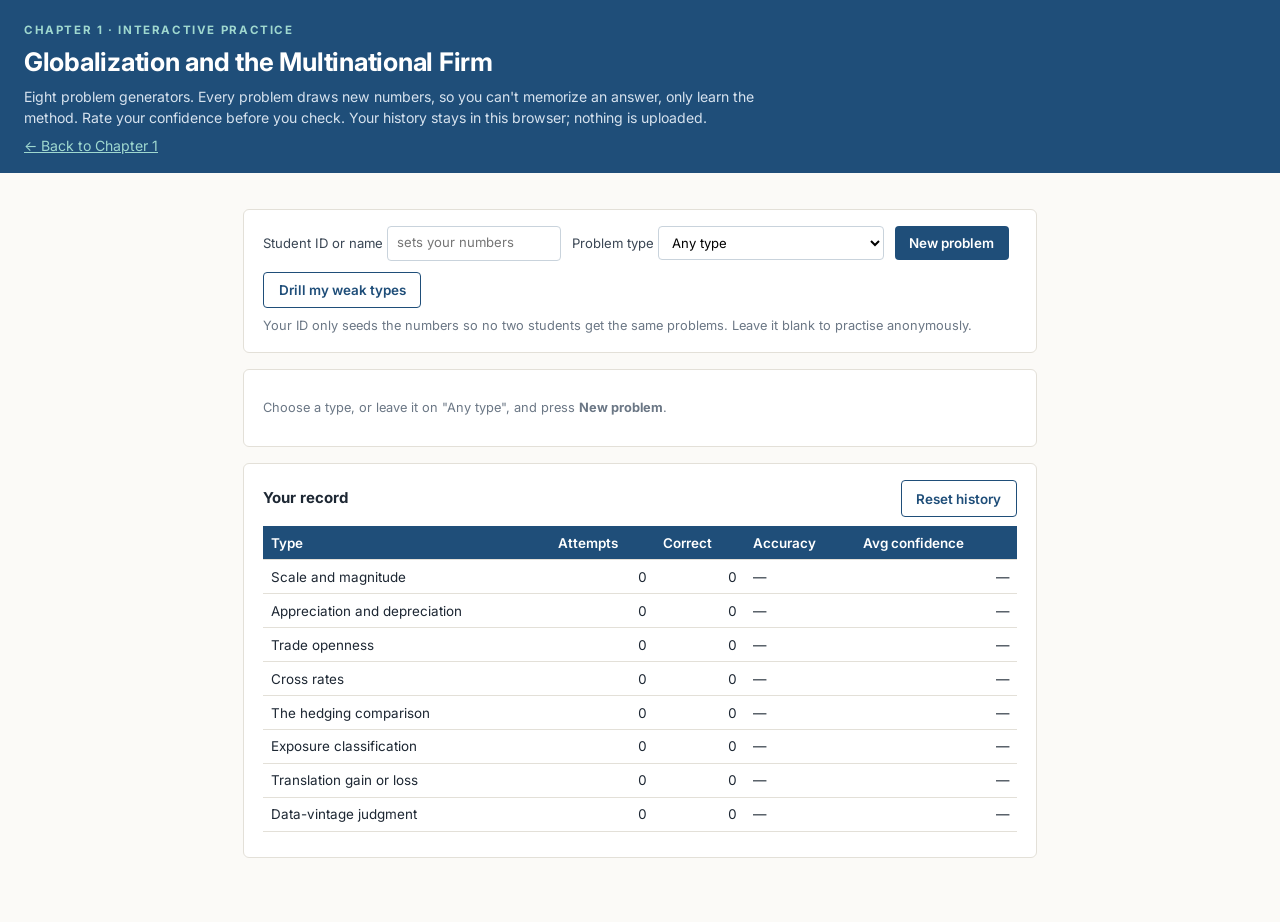
<file: practice/practice-test-ch01.html>
<!DOCTYPE html>
<html lang="en">
<head>
<meta charset="utf-8">
<meta name="viewport" content="width=device-width, initial-scale=1">
<title>Chapter 1 Practice · Macro Finance</title>
<link rel="preconnect" href="https://fonts.googleapis.com">
<link href="https://fonts.googleapis.com/css2?family=Source+Serif+4:wght@400;600&family=Inter:wght@400;600;700&display=swap" rel="stylesheet">
<style>
:root{--navy:#1f4e79;--teal:#2a9d8f;--rust:#e76f51;--amber:#b7791f;--ink:#1d2733;--paper:#fbfaf7;--rule:#e3e0d8;--muted:#6b7785}
*{box-sizing:border-box}
body{margin:0;background:var(--paper);color:var(--ink);font-family:Inter,system-ui,sans-serif;font-size:15px;line-height:1.5}
header{background:var(--navy);color:#fff;padding:1.4rem 1.5rem 1.1rem}
header .k{font-size:.72rem;letter-spacing:.14em;text-transform:uppercase;color:#9fd8cf;font-weight:700}
header h1{margin:.2rem 0 .3rem;font-size:1.6rem;letter-spacing:-.01em}
header p{margin:0;color:#d6e2ee;font-size:.88rem;max-width:46rem}
header a{color:#9fd8cf}
main{max-width:52rem;margin:0 auto;padding:1.2rem 1.2rem 3rem}
.card{background:#fff;border:1px solid var(--rule);border-radius:6px;padding:1rem 1.2rem;margin:1rem 0}
.row{display:flex;gap:.7rem;flex-wrap:wrap;align-items:center}
label{font-size:.82rem;color:#3a4654}
input[type=text],select,textarea{font:inherit;border:1px solid #c9d3dc;border-radius:4px;padding:.42rem .55rem;background:#fff}
textarea{width:100%;min-height:4rem}
button{font:inherit;font-weight:600;font-size:.84rem;border:0;border-radius:4px;padding:.45rem .9rem;background:var(--navy);color:#fff;cursor:pointer}
button.ghost{background:#fff;color:var(--navy);border:1px solid var(--navy)}
button.teal{background:var(--teal)}
button[disabled]{background:#a9b6c3;cursor:not-allowed}
.q .type{font-size:.7rem;font-weight:700;letter-spacing:.12em;text-transform:uppercase;color:var(--teal)}
.q .prompt{font-family:"Source Serif 4",Georgia,serif;font-size:1.08rem;margin:.35rem 0 .8rem}
.conf{display:flex;align-items:center;gap:.5rem;font-size:.82rem;color:#3a4654;margin:.6rem 0}
.conf input{width:10rem}
.res{margin-top:.8rem;padding:.7rem .85rem;border-radius:4px;font-size:.92rem}
.res.ok{background:#e8f5f2;border-left:4px solid var(--teal)}
.res.no{background:#fbeeea;border-left:4px solid var(--rust)}
.res ol{margin:.4rem 0 0 1.1rem;padding:0}
.res li{margin:.15rem 0}
table{border-collapse:collapse;width:100%;font-size:.84rem}
th,td{padding:.4rem .5rem;border-bottom:1px solid var(--rule);text-align:left}
th{background:var(--navy);color:#fff;font-weight:600}
td.n{text-align:right;font-variant-numeric:tabular-nums}
.bar{display:inline-block;height:.55rem;border-radius:2px;background:var(--teal);vertical-align:middle}
.muted{color:var(--muted);font-size:.8rem}
.cal{font-size:.86rem;margin-top:.6rem}
a.back{display:inline-block;margin-top:.4rem}
</style>
</head>
<body>
<header>
  <div class="k">Chapter 1 · Interactive practice</div>
  <h1>Globalization and the Multinational Firm</h1>
  <p>Eight problem generators. Every problem draws new numbers, so you can't memorize an answer, only learn the method. Rate your confidence before you check. Your history stays in this browser; nothing is uploaded.
  <br><a href="../chapters/01-introduction.html" class="back">← Back to Chapter 1</a></p>
</header>
<main>
  <div class="card">
    <div class="row">
      <label>Student ID or name <input type="text" id="sid" size="14" placeholder="sets your numbers"></label>
      <label>Problem type <select id="type"></select></label>
      <button id="new">New problem</button>
      <button id="weak" class="ghost" title="Picks from the types where your accuracy is lowest">Drill my weak types</button>
    </div>
    <p class="muted" style="margin:.5rem 0 0">Your ID only seeds the numbers so no two students get the same problems. Leave it blank to practise anonymously.</p>
  </div>

  <div class="card q" id="q"><p class="muted">Choose a type, or leave it on "Any type", and press <b>New problem</b>.</p></div>

  <div class="card">
    <div class="row" style="justify-content:space-between"><b>Your record</b><button id="reset" class="ghost">Reset history</button></div>
    <div id="stats" style="margin-top:.6rem"></div>
    <div id="cal" class="cal"></div>
  </div>
</main>
<script>
(function () {
  const KEY = "mf-practice-ch01";
  const $ = (id) => document.getElementById(id);
  const load = () => { try { return JSON.parse(localStorage.getItem(KEY)) || {h: [], n: 0}; } catch (e) { return {h: [], n: 0}; } };
  let S = load();
  const save = () => { try { localStorage.setItem(KEY, JSON.stringify(S)); } catch (e) {} };
  const f = (x, d) => Number(x).toLocaleString("en-US", {minimumFractionDigits: d, maximumFractionDigits: d});
  const sgn = (x, d) => (x < 0 ? "−" : "+") + f(Math.abs(x), d);

  function rng(seedStr) {
    let h = 1779033703 ^ seedStr.length;
    for (let i = 0; i < seedStr.length; i++) { h = Math.imul(h ^ seedStr.charCodeAt(i), 3432918353); h = (h << 13) | (h >>> 19); }
    let a = h >>> 0;
    return () => { a |= 0; a = (a + 0x6D2B79F5) | 0; let t = Math.imul(a ^ (a >>> 15), 1 | a); t = (t + Math.imul(t ^ (t >>> 7), 61 | t)) ^ t; return ((t ^ (t >>> 14)) >>> 0) / 4294967296; };
  }
  const pick = (r, lo, hi, step) => { const k = Math.round((hi - lo) / step); return +(lo + step * Math.floor(r() * (k + 1))).toFixed(6); };
  const choose = (r, arr) => arr[Math.floor(r() * arr.length)];

  // Each generator returns {prompt, kind:"num"|"word", answer, tol, atol, unit, keys, steps[], why}
  const G = {
    scale: {name: "Scale and magnitude", gen(r) {
      const T = pick(r, 6.0, 10.5, 0.1), X = pick(r, 22, 30, 0.5), D = 252;
      const ask = choose(r, ["days", "ratio"]);
      if (ask === "days") return {kind: "num", answer: X / T, tol: 0.03, atol: 0.1, unit: "trading days",
        prompt: `Global FX turnover averages $${f(T, 1)} trillion per trading day. World merchandise exports are $${f(X, 1)} trillion per year. How many trading days of FX turnover equal one year of goods trade?`,
        steps: [`Days = annual exports ÷ daily turnover`, `= ${f(X, 1)} ÷ ${f(T, 1)} = <b>${f(X / T, 2)} trading days</b>`],
        why: "Currency trading clears a year of goods trade in a few days, so almost none of it can be paying for trade."};
      const ann = T * D;
      return {kind: "num", answer: ann / X, tol: 0.03, atol: 1, unit: "times",
        prompt: `Global FX turnover averages $${f(T, 1)} trillion per day over ${D} trading days. World merchandise exports are $${f(X, 1)} trillion a year. Annual FX turnover is how many times annual goods trade?`,
        steps: [`Annual turnover = ${f(T, 1)} × ${D} = $${f(ann, 0)} trillion`, `Ratio = ${f(ann, 0)} ÷ ${f(X, 1)} = <b>${f(ann / X, 0)} times</b>`],
        why: "The financial economy is orders of magnitude larger than the trade it nominally serves."};
    }},
    apprec: {name: "Appreciation and depreciation", gen(r) {
      const a = pick(r, 1.02, 1.20, 0.005); let b = pick(r, 0.98, 1.24, 0.005); if (Math.abs(b - a) < 0.02) b = +(a + 0.04).toFixed(3);
      const eur = (b / a - 1) * 100, usd = (a / b - 1) * 100;
      const ask = choose(r, ["eur", "usd"]);
      const base = `EUR/USD moves from $${a.toFixed(3)} per euro to $${b.toFixed(3)} per euro. `;
      return ask === "eur"
        ? {kind: "num", answer: eur, tol: 0, atol: 0.05, unit: "% change in the euro's value",
           prompt: base + "By what percentage did the <em>euro</em> change in value against the dollar? (Use a negative number for a depreciation.)",
           steps: [`The euro's price in dollars went from ${a.toFixed(3)} to ${b.toFixed(3)}`, `% change = ${b.toFixed(3)} ÷ ${a.toFixed(3)} − 1 = <b>${sgn(eur, 2)}%</b>`],
           why: "Quoted in dollars per euro, a rising number means the euro is appreciating."}
        : {kind: "num", answer: usd, tol: 0, atol: 0.05, unit: "% change in the dollar's value",
           prompt: base + "By what percentage did the <em>dollar</em> change in value against the euro? (Use a negative number for a depreciation.)",
           steps: [`The dollar's price in euros is the inverse: 1/${a.toFixed(3)} = ${(1 / a).toFixed(4)} → 1/${b.toFixed(3)} = ${(1 / b).toFixed(4)}`, `% change = ${a.toFixed(3)} ÷ ${b.toFixed(3)} − 1 = <b>${sgn(usd, 2)}%</b>`],
           why: "The two percentage changes are not equal and opposite. That asymmetry trips up almost everyone the first time."};
    }},
    openness: {name: "Trade openness", gen(r) {
      const cty = choose(r, ["Mexico", "Vietnam", "Germany", "Brazil", "South Korea", "Japan"]);
      const Y = pick(r, 0.4, 5.0, 0.1), x = pick(r, 0.12, 0.9, 0.01), m = pick(r, 0.12, 0.9, 0.01);
      const X = +(Y * x).toFixed(2), M = +(Y * m).toFixed(2), o = (X + M) / Y * 100;
      return {kind: "num", answer: o, tol: 0, atol: 0.5, unit: "% of GDP",
        prompt: `A stylized ${cty} has GDP of $${f(Y, 1)} trillion, exports of $${f(X, 2)} trillion and imports of $${f(M, 2)} trillion. What is its trade openness?`,
        steps: [`Openness = (exports + imports) ÷ GDP`, `= (${f(X, 2)} + ${f(M, 2)}) ÷ ${f(Y, 1)} = <b>${f(o, 1)}%</b>`],
        why: "Openness above 100% is possible: exports often contain imported inputs, so trade is counted gross."};
    }},
    cross: {name: "Cross rates", gen(r) {
      const eu = pick(r, 1.02, 1.20, 0.0025), uj = pick(r, 135, 165, 0.25);
      const ej = eu * uj;
      return {kind: "num", answer: ej, tol: 0.001, atol: 0.05, unit: "yen per euro",
        prompt: `EUR/USD is ${eu.toFixed(4)} (dollars per euro) and USD/JPY is ${uj.toFixed(2)} (yen per dollar). What is the EUR/JPY cross rate, in yen per euro?`,
        steps: [`Yen per euro = (dollars per euro) × (yen per dollar)`, `= ${eu.toFixed(4)} × ${uj.toFixed(2)} = <b>${f(ej, 2)} yen per euro</b>`],
        why: "Line the units up so the dollars cancel: $/€ × ¥/$ = ¥/€."};
    }},
    hedge: {name: "The hedging comparison", gen(r) {
      const A = pick(r, 1.5, 6, 0.1), F = pick(r, 1.04, 1.18, 0.0025); let S = pick(r, 0.98, 1.24, 0.0025); if (Math.abs(S - F) < 0.01) S = +(F - 0.03).toFixed(4);
      const h = A * F * 1000, u = A * S * 1000, d = h - u;
      return {kind: "num", answer: d, tol: 0.005, atol: 1, unit: "$ thousands",
        prompt: `Chattanooga Precision Components (CPC) will receive €${f(A, 1)} million in 60 days. It can sell the euros forward today at $${F.toFixed(4)}/€. In 60 days the spot rate turns out to be $${S.toFixed(4)}/€. How much better (positive) or worse (negative) off is CPC, in thousands of dollars, from having hedged rather than staying unhedged?`,
        steps: [`Hedged: €${f(A, 1)}m × ${F.toFixed(4)} = $${f(h, 0)}k`, `Unhedged: €${f(A, 1)}m × ${S.toFixed(4)} = $${f(u, 0)}k`, `Hedged − unhedged = <b>${sgn(d, 0)} thousand dollars</b>`],
        why: d < 0 ? "Hedging 'lost' this time, and that is not a mistake. A hedge buys certainty, not profit; judged after the fact it looks wrong about half the time."
                   : "Hedging paid off this time. Judged before the fact, though, the hedge was about locking in a known amount, not about predicting the euro."};
    }},
    exposure: {name: "Exposure classification", gen(r) {
      const pool = [
        {t: "CPC has invoiced its German distributor €2.6 million, payable in 60 days.", k: ["transaction"], m: "<b>Transaction exposure</b>: a contracted euro amount whose dollar value is unknown until it settles. A forward hedges it almost exactly."},
        {t: "CPC sells only in the United States and invoices in dollars, but its main competitor is a Japanese firm. The yen falls 15% against the dollar.", k: ["economic", "operating", "competitive"], m: "<b>Economic (operating) exposure</b>: no yen cash flow exists, but the rival's prices fall in dollar terms, so CPC's future sales and margins are hit."},
        {t: "CPC's Mexican warehousing subsidiary is carried at MXN 180 million. The peso depreciates, and consolidated equity falls. No cash moves.", k: ["translation", "accounting"], m: "<b>Translation (accounting) exposure</b>: restating peso net assets into dollars changes reported equity, flowing to the cumulative translation adjustment."},
        {t: "CPC expects to keep selling to Europe for years, though none of next year's sales have been invoiced yet. The euro begins a long slide.", k: ["economic", "operating"], m: "<b>Economic exposure</b>: uninvoiced future sales are not contracts yet, so no single forward can hedge them; the whole European business is worth less in dollars."},
        {t: "CPC has agreed to pay a Japanese supplier ¥40 million for a machine on delivery in 90 days.", k: ["transaction"], m: "<b>Transaction exposure</b>: a contracted yen payable. Buying yen forward fixes the dollar cost."}];
      const s = choose(r, pool);
      return {kind: "word", keys: s.k, prompt: `Name the type of currency exposure, and say in one sentence why.<br><br><em>${s.t}</em>`,
        steps: [s.m], why: "Ask two questions: is there a contracted foreign-currency amount (transaction)? If not, is it a restatement of a foreign entity's books (translation) or a change in future competitiveness (economic)?"};
    }},
    translation: {name: "Translation gain or loss", gen(r) {
      const N = pick(r, 120, 260, 5), r0 = pick(r, 16.5, 19.0, 0.05); let d = pick(r, -0.12, 0.15, 0.01); if (Math.abs(d) < 0.04) d = 0.07;
      const r1 = +(r0 * (1 + d)).toFixed(2), g = N / r1 - N / r0;
      return {kind: "num", answer: g, tol: 0.02, atol: 0.05, unit: "$ millions",
        prompt: `CPC's Mexican subsidiary has net assets of MXN ${N} million. Over the year the peso moves from ${r0.toFixed(2)} to ${r1.toFixed(2)} pesos per dollar. What is the translation gain or loss, in millions of dollars? (Use a negative number for a loss.)`,
        steps: [`Before: ${N} ÷ ${r0.toFixed(2)} = $${f(N / r0, 2)}m`, `After: ${N} ÷ ${r1.toFixed(2)} = $${f(N / r1, 2)}m`, `Change = <b>${sgn(g, 2)} million dollars</b>`],
        why: "It goes to the cumulative translation adjustment in equity, not through income. Hedging it with a forward can create cash-flow risk where there was none."};
    }},
    vintage: {name: "Data-vintage judgment", gen(r) {
      const pool = [
        {t: "An exhibit is labelled \"Source: BIS Triennial Survey, April 2025; retrieved 14 September 2026.\" Which of the two dates tells you when the trading actually happened?", k: ["april", "reference"], m: "<b>April 2025, the reference period.</b> The retrieval date only tells you when the figure was pulled."},
        {t: "You and a classmate cite different values for the same country's 2024 current-account balance, both from the IMF. Name the most likely innocent explanation.", k: ["revis", "vintage", "retriev", "updat"], m: "<b>Revision.</b> You pulled different vintages: balance-of-payments data are routinely revised for years, sometimes enough to flip the sign."},
        {t: "A news story quotes the dollar's share of world reserves as 56.3%, while the IMF's latest release says 57.1%. Before calling the story wrong, what two things should you check?", k: ["quarter", "period", "reference", "vintage", "revis"], m: "<b>Which quarter (reference period) and which vintage.</b> The two numbers may describe different quarters, or the same quarter before and after revision."},
        {t: "Your term paper uses a GDP figure you retrieved in March. Your instructor's figure, retrieved in October, is different. What should your citation have included to make the difference obvious?", k: ["retriev", "date", "vintage"], m: "<b>The retrieval date (vintage)</b>, alongside the agency, the series and the reference period."}];
      const s = choose(r, pool);
      return {kind: "word", keys: s.k, prompt: s.t, steps: [s.m], why: "Every figure has two dates: when the activity happened and when the number was retrieved. Agencies revise, so both matter."};
    }}
  };
  const TYPES = Object.keys(G);
  $("type").innerHTML = `<option value="any">Any type</option>` + TYPES.map((k) => `<option value="${k}">${G[k].name}</option>`).join("");

  let cur = null;
  function stats() {
    const by = {}; TYPES.forEach((k) => by[k] = {n: 0, ok: 0, conf: 0});
    S.h.forEach((x) => { if (by[x.t]) { by[x.t].n++; by[x.t].ok += x.ok ? 1 : 0; by[x.t].conf += x.c; } });
    return by;
  }
  function renderStats() {
    const by = stats();
    $("stats").innerHTML = `<table><tr><th>Type</th><th>Attempts</th><th>Correct</th><th>Accuracy</th><th>Avg confidence</th></tr>` +
      TYPES.map((k) => { const b = by[k]; const acc = b.n ? Math.round(100 * b.ok / b.n) : null;
        return `<tr><td>${G[k].name}</td><td class="n">${b.n}</td><td class="n">${b.ok}</td><td>${acc == null ? "—" : `<span class="bar" style="width:${acc * 0.8}px"></span> ${acc}%`}</td><td class="n">${b.n ? Math.round(b.conf / b.n) + "%" : "—"}</td></tr>`; }).join("") + `</table>`;
    const n = S.h.length;
    if (n >= 3) {
      const acc = Math.round(100 * S.h.filter((x) => x.ok).length / n), conf = Math.round(S.h.reduce((s, x) => s + x.c, 0) / n);
      $("cal").innerHTML = `Across ${n} problems you averaged <b>${conf}%</b> confidence and got <b>${acc}%</b> right. ` +
        (Math.abs(conf - acc) <= 10 ? "That's well calibrated." : conf > acc ? "You're overconfident. Fluency feels like knowing; it isn't." : "You're underconfident. You know more than you think.");
    } else $("cal").textContent = "";
  }
  function weakest() {
    const by = stats();
    const scored = TYPES.map((k) => ({k, s: by[k].n ? by[k].ok / by[k].n : -1}));   // untried types first
    scored.sort((a, b) => a.s - b.s);
    const low = scored.slice(0, 3).map((x) => x.k);
    return low[Math.floor(Math.random() * low.length)];
  }
  function newProblem(type) {
    S.n = (S.n || 0) + 1; save();
    const t = type === "any" ? TYPES[Math.floor(Math.random() * TYPES.length)] : type;
    const seed = `${($("sid").value || "anon").trim()}|ch01|${t}|${S.n}|${Date.now()}`;
    cur = {t, ...G[t].gen(rng(seed))};
    $("q").innerHTML = `<div class="type">${G[t].name}</div><div class="prompt">${cur.prompt}</div>` +
      (cur.kind === "num" ? `<div class="row"><input type="text" id="ans" inputmode="decimal" size="14" aria-label="Your answer"> <span class="muted">${cur.unit}</span></div>`
                          : `<textarea id="ans" aria-label="Your answer"></textarea>`) +
      `<div class="conf">How sure are you? <input type="range" id="conf" min="0" max="100" step="10" value="50"> <span id="cv">50%</span></div>
       <button id="check">Check</button> <span class="muted">Answer first, then check.</span><div id="out"></div>`;
    $("conf").oninput = () => { $("cv").textContent = $("conf").value + "%"; };
    $("check").onclick = check;
    $("ans").focus();
  }
  function check() {
    const v = $("ans").value.trim(); if (!v) { $("ans").focus(); return; }
    let ok;
    if (cur.kind === "num") { const x = parseFloat(v.replace(/[,$€¥%\s]/g, "").replace(/[−–]/g, "-")); ok = !isNaN(x) && Math.abs(x - cur.answer) <= Math.max(cur.atol || 0, Math.abs(cur.answer) * (cur.tol || 0)); }
    else ok = cur.keys.some((k) => new RegExp("\\b" + k, "i").test(v));
    S.h.push({t: cur.t, ok, c: +$("conf").value, when: Date.now()}); save();
    $("check").disabled = true; $("ans").disabled = true; $("conf").disabled = true;
    $("out").innerHTML = `<div class="res ${ok ? "ok" : "no"}"><b>${ok ? "✓ Correct." : "✗ Not quite."}</b> Worked solution:<ol>${cur.steps.map((s) => `<li>${s}</li>`).join("")}</ol><p style="margin:.5rem 0 0">${cur.why}</p></div>
      <div class="row" style="margin-top:.7rem"><button class="teal" id="again">Another ${G[cur.t].name.toLowerCase()} problem</button><button class="ghost" id="any">Any type</button></div>`;
    $("again").onclick = () => newProblem(cur.t); $("any").onclick = () => newProblem("any");
    renderStats();
  }
  $("new").onclick = () => newProblem($("type").value);
  $("weak").onclick = () => newProblem(weakest());
  $("reset").onclick = () => { if (confirm("Erase your practice history for Chapter 1?")) { S = {h: [], n: 0}; save(); renderStats(); } };
  try { const sid = localStorage.getItem("mf-sid"); if (sid) $("sid").value = sid; $("sid").onchange = () => localStorage.setItem("mf-sid", $("sid").value); } catch (e) {}
  renderStats();
})();
</script>
</body>
</html>
</file>
<file: site_libs/quarto-html/tippy.css>
.tippy-box[data-animation=fade][data-state=hidden]{opacity:0}[data-tippy-root]{max-width:calc(100vw - 10px)}.tippy-box{position:relative;background-color:#333;color:#fff;border-radius:4px;font-size:14px;line-height:1.4;white-space:normal;outline:0;transition-property:transform,visibility,opacity}.tippy-box[data-placement^=top]>.tippy-arrow{bottom:0}.tippy-box[data-placement^=top]>.tippy-arrow:before{bottom:-7px;left:0;border-width:8px 8px 0;border-top-color:initial;transform-origin:center top}.tippy-box[data-placement^=bottom]>.tippy-arrow{top:0}.tippy-box[data-placement^=bottom]>.tippy-arrow:before{top:-7px;left:0;border-width:0 8px 8px;border-bottom-color:initial;transform-origin:center bottom}.tippy-box[data-placement^=left]>.tippy-arrow{right:0}.tippy-box[data-placement^=left]>.tippy-arrow:before{border-width:8px 0 8px 8px;border-left-color:initial;right:-7px;transform-origin:center left}.tippy-box[data-placement^=right]>.tippy-arrow{left:0}.tippy-box[data-placement^=right]>.tippy-arrow:before{left:-7px;border-width:8px 8px 8px 0;border-right-color:initial;transform-origin:center right}.tippy-box[data-inertia][data-state=visible]{transition-timing-function:cubic-bezier(.54,1.5,.38,1.11)}.tippy-arrow{width:16px;height:16px;color:#333}.tippy-arrow:before{content:"";position:absolute;border-color:transparent;border-style:solid}.tippy-content{position:relative;padding:5px 9px;z-index:1}
</file>
<file: site_libs/quarto-html/quarto-syntax-highlighting-63b5708e65d6cd79cd7618c58d0c21e7.css>
/* quarto syntax highlight colors */
:root {
  --quarto-hl-ot-color: #003B4F;
  --quarto-hl-at-color: #657422;
  --quarto-hl-ss-color: #20794D;
  --quarto-hl-an-color: #5E5E5E;
  --quarto-hl-fu-color: #4758AB;
  --quarto-hl-st-color: #20794D;
  --quarto-hl-cf-color: #003B4F;
  --quarto-hl-op-color: #5E5E5E;
  --quarto-hl-er-color: #AD0000;
  --quarto-hl-bn-color: #AD0000;
  --quarto-hl-al-color: #AD0000;
  --quarto-hl-va-color: #111111;
  --quarto-hl-bu-color: inherit;
  --quarto-hl-ex-color: inherit;
  --quarto-hl-pp-color: #AD0000;
  --quarto-hl-in-color: #5E5E5E;
  --quarto-hl-vs-color: #20794D;
  --quarto-hl-wa-color: #5E5E5E;
  --quarto-hl-do-color: #5E5E5E;
  --quarto-hl-im-color: #00769E;
  --quarto-hl-ch-color: #20794D;
  --quarto-hl-dt-color: #AD0000;
  --quarto-hl-fl-color: #AD0000;
  --quarto-hl-co-color: #5E5E5E;
  --quarto-hl-cv-color: #5E5E5E;
  --quarto-hl-cn-color: #8f5902;
  --quarto-hl-sc-color: #5E5E5E;
  --quarto-hl-dv-color: #AD0000;
  --quarto-hl-kw-color: #003B4F;
}

/* other quarto variables */
:root {
  --quarto-font-monospace: SFMono-Regular, Menlo, Monaco, Consolas, "Liberation Mono", "Courier New", monospace;
}

/* syntax highlight based on Pandoc's rules */
pre > code.sourceCode > span {
  color: #003B4F;
}

code.sourceCode > span {
  color: #003B4F;
}

div.sourceCode,
div.sourceCode pre.sourceCode {
  color: #003B4F;
}

/* Normal */
code span {
  color: #003B4F;
}

/* Alert */
code span.al {
  color: #AD0000;
  font-style: inherit;
}

/* Annotation */
code span.an {
  color: #5E5E5E;
  font-style: inherit;
}

/* Attribute */
code span.at {
  color: #657422;
  font-style: inherit;
}

/* BaseN */
code span.bn {
  color: #AD0000;
  font-style: inherit;
}

/* BuiltIn */
code span.bu {
  font-style: inherit;
}

/* ControlFlow */
code span.cf {
  color: #003B4F;
  font-weight: bold;
  font-style: inherit;
}

/* Char */
code span.ch {
  color: #20794D;
  font-style: inherit;
}

/* Constant */
code span.cn {
  color: #8f5902;
  font-style: inherit;
}

/* Comment */
code span.co {
  color: #5E5E5E;
  font-style: inherit;
}

/* CommentVar */
code span.cv {
  color: #5E5E5E;
  font-style: italic;
}

/* Documentation */
code span.do {
  color: #5E5E5E;
  font-style: italic;
}

/* DataType */
code span.dt {
  color: #AD0000;
  font-style: inherit;
}

/* DecVal */
code span.dv {
  color: #AD0000;
  font-style: inherit;
}

/* Error */
code span.er {
  color: #AD0000;
  font-style: inherit;
}

/* Extension */
code span.ex {
  font-style: inherit;
}

/* Float */
code span.fl {
  color: #AD0000;
  font-style: inherit;
}

/* Function */
code span.fu {
  color: #4758AB;
  font-style: inherit;
}

/* Import */
code span.im {
  color: #00769E;
  font-style: inherit;
}

/* Information */
code span.in {
  color: #5E5E5E;
  font-style: inherit;
}

/* Keyword */
code span.kw {
  color: #003B4F;
  font-weight: bold;
  font-style: inherit;
}

/* Operator */
code span.op {
  color: #5E5E5E;
  font-style: inherit;
}

/* Other */
code span.ot {
  color: #003B4F;
  font-style: inherit;
}

/* Preprocessor */
code span.pp {
  color: #AD0000;
  font-style: inherit;
}

/* SpecialChar */
code span.sc {
  color: #5E5E5E;
  font-style: inherit;
}

/* SpecialString */
code span.ss {
  color: #20794D;
  font-style: inherit;
}

/* String */
code span.st {
  color: #20794D;
  font-style: inherit;
}

/* Variable */
code span.va {
  color: #111111;
  font-style: inherit;
}

/* VerbatimString */
code span.vs {
  color: #20794D;
  font-style: inherit;
}

/* Warning */
code span.wa {
  color: #5E5E5E;
  font-style: italic;
}

.prevent-inlining {
  content: "</";
}

/*# sourceMappingURL=054cc16b9e9817627be6994582d2ffb5.css.map */
</file>
